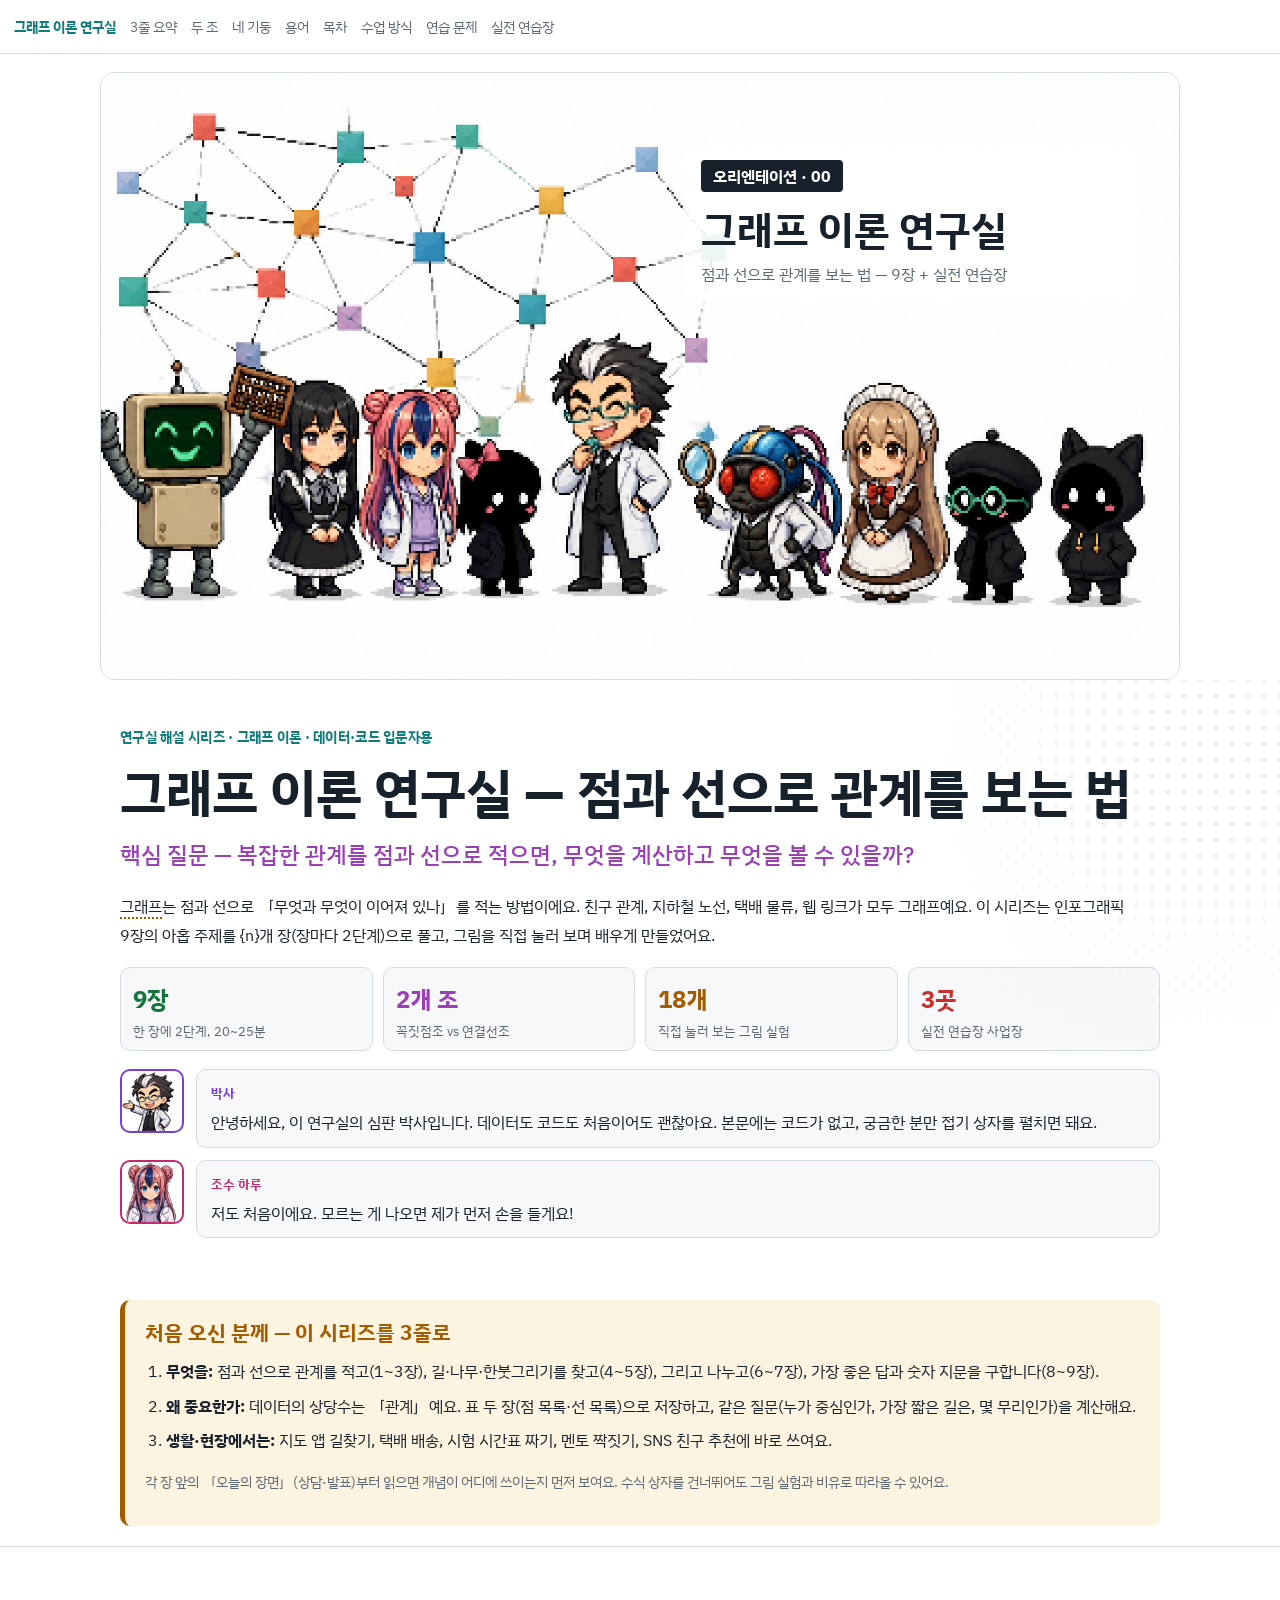
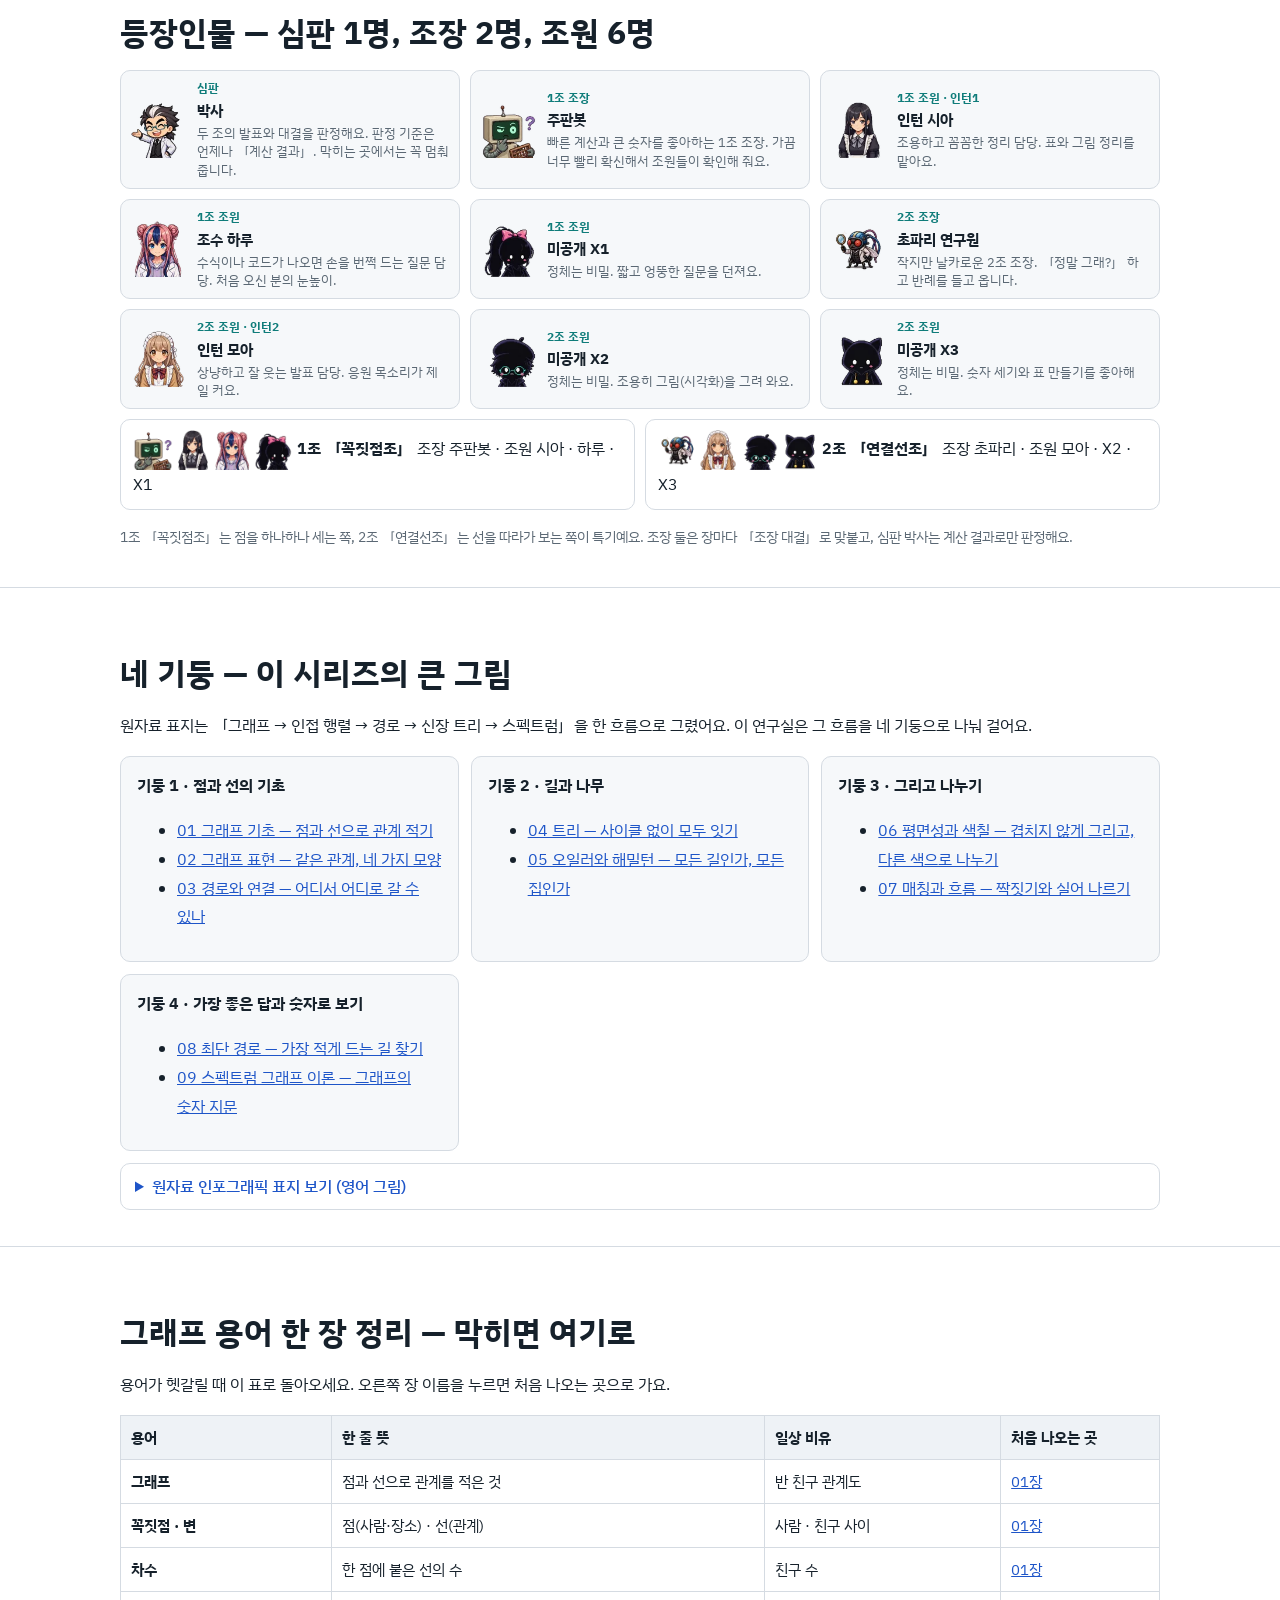
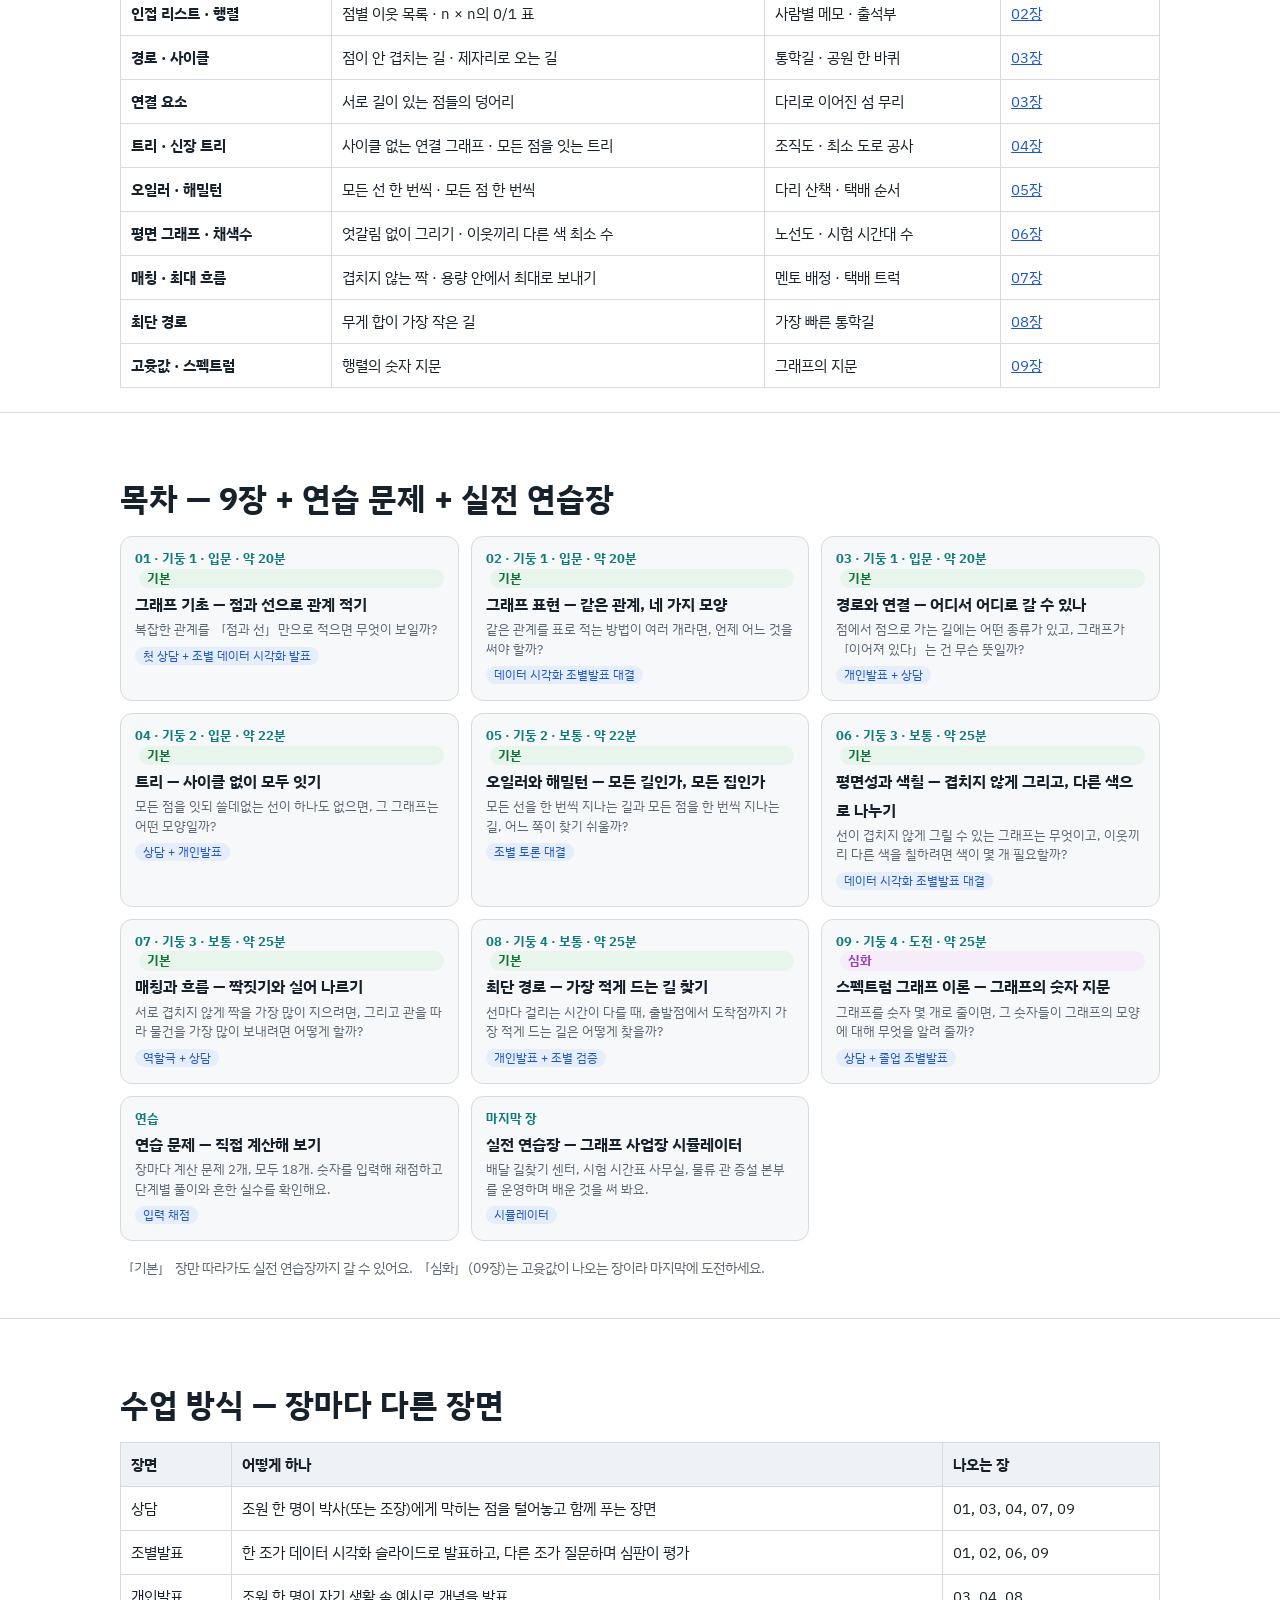
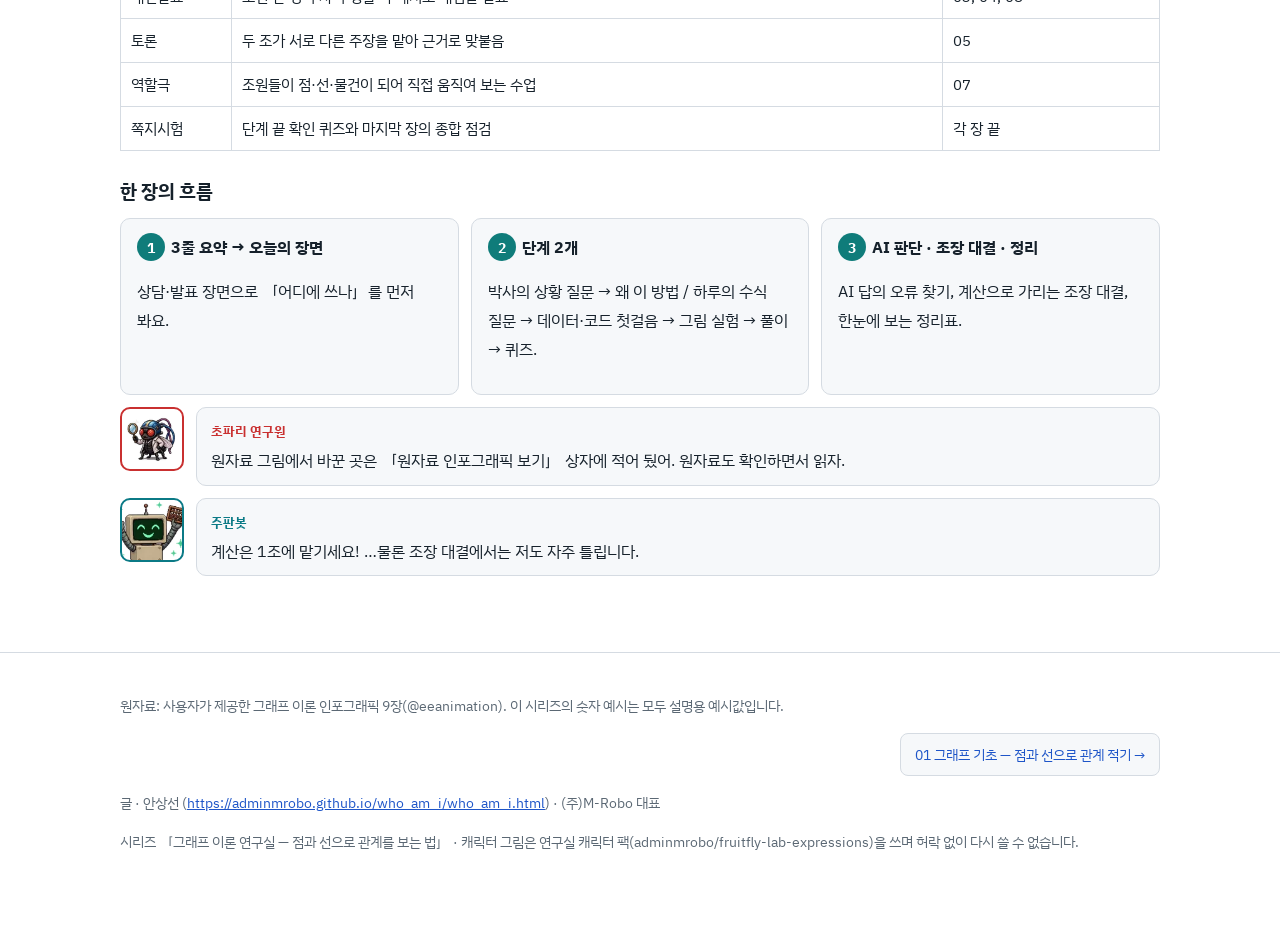
<file: index.html>
<!DOCTYPE html><html lang="ko"><head>
<meta charset="utf-8">
<meta name="viewport" content="width=device-width, initial-scale=1, viewport-fit=cover">
<title>그래프 이론 연구실 — 점과 선으로 관계를 보는 법 · 오리엔테이션</title>
<meta name="description" content="데이터·코드를 처음 배우는 분을 위한 그래프 이론 9장 + 실전 연습장. 심판 박사, 조장 초파리·주판봇, 조원 여섯이 조별발표·개인발표·상담으로 배우는 연구실 해설 시리즈.">
<meta property="og:title" content="그래프 이론 연구실 — 점과 선으로 관계를 보는 법 · 오리엔테이션">
<meta property="og:description" content="데이터·코드를 처음 배우는 분을 위한 그래프 이론 9장 + 실전 연습장. 심판 박사, 조장 초파리·주판봇, 조원 여섯이 조별발표·개인발표·상담으로 배우는 연구실 해설 시리즈.">
<meta property="og:type" content="article">
<meta property="og:image" content="img/og/og_index.webp">
<link rel="preconnect" href="https://fonts.googleapis.com"><link rel="preconnect" href="https://fonts.gstatic.com" crossorigin>
<link href="https://fonts.googleapis.com/css2?family=IBM+Plex+Sans+KR:wght@400;500;700&display=swap" rel="stylesheet">
<link rel="stylesheet" href="assets/lab.css">
<!-- px-fix v1 --><style id="px-fix">img{image-rendering:auto!important}</style><script id="px-fix-js">(function(){var R=window.ResizeObserver;function f(i){var n=i.naturalWidth,w=i.getBoundingClientRect().width;if(!n||!w)return;var s=w*(window.devicePixelRatio||1)/n;i.style.setProperty("image-rendering",s>=1.95?"pixelated":"auto","important")}var ro=R?new R(function(es){es.forEach(function(e){f(e.target)})}):null;function a(i){if(i.__px)return;i.__px=1;i.addEventListener("load",function(){f(i)});if(ro)ro.observe(i);f(i)}function all(r){(r||document).querySelectorAll&&(r||document).querySelectorAll("img").forEach(a)}function go(){all();if(window.MutationObserver)new MutationObserver(function(ms){ms.forEach(function(m){m.addedNodes.forEach(function(n){if(n.nodeType!==1)return;if(n.tagName==="IMG")a(n);else all(n)})})}).observe(document.documentElement,{childList:true,subtree:true});window.addEventListener("resize",function(){document.querySelectorAll("img").forEach(f)})}if(document.readyState==="loading")document.addEventListener("DOMContentLoaded",go);else go()})();</script><!-- /px-fix -->
</head><body>
<nav class="top" aria-label="목차"><a class="logo" href="index.html">그래프 이론 연구실</a><a href="#three">3줄 요약</a><a href="#cast">두 조</a><a href="#pillars">네 기둥</a><a href="#terms">용어</a><a href="#toc">목차</a><a href="#how">수업 방식</a><a href="exercise/index.html">연습 문제</a><a href="practice/index.html">실전 연습장</a></nav><div id="prog"></div>
<div class="cover has-img" id="top"><img class="cimg" src="img/cover/cover_00.webp" width="1920" height="1080" alt="그래프 이론 연구실 표지 — 픽셀 점과 선으로 이어진 관계도 앞의 두 조와 심판 박사"><div class="ctext"><span class="no">오리엔테이션 · 00</span><h1>그래프 이론 연구실</h1><p>점과 선으로 관계를 보는 법 — 9장 + 실전 연습장</p></div></div>
<header class="hero"><div class="wrap"><div class="kicker">연구실 해설 시리즈 · 그래프 이론 · 데이터·코드 입문자용</div><h1>그래프 이론 연구실 — 점과 선으로 관계를 보는 법</h1>
<p class="q">핵심 질문 — 복잡한 관계를 점과 선으로 적으면, 무엇을 계산하고 무엇을 볼 수 있을까?</p>
<p><span class="jt" data-t="그래프" data-d="점(꼭짓점)과 선(변)으로 관계를 나타낸 것. 함수의 그래프와는 다른 뜻.">그래프</span>는 점과 선으로 「무엇과 무엇이 이어져 있나」를 적는 방법이에요. 친구 관계, 지하철 노선, 택배 물류, 웹 링크가 모두 그래프예요. 이 시리즈는 인포그래픽 9장의 아홉 주제를 {n}개 장(장마다 2단계)으로 풀고, 그림을 직접 눌러 보며 배우게 만들었어요.</p>
<div class="kpis"><div class="kpi g"><b>9장</b><span>한 장에 2단계, 20~25분</span></div><div class="kpi m"><b>2개 조</b><span>꼭짓점조 vs 연결선조</span></div><div class="kpi a"><b>18개</b><span>직접 눌러 보는 그림 실험</span></div><div class="kpi r"><b>3곳</b><span>실전 연습장 사업장</span></div></div><div class="say" data-who="doc"><img class="who" data-who="doc" data-mood="front" alt="" aria-hidden="true"><div><b class="name">박사</b><p>안녕하세요, 이 연구실의 심판 박사입니다. 데이터도 코드도 처음이어도 괜찮아요. 본문에는 코드가 없고, 궁금한 분만 접기 상자를 펼치면 돼요.</p></div></div><div class="say" data-who="asst"><img class="who" data-who="asst" data-mood="smile" alt="" aria-hidden="true"><div><b class="name">조수 하루</b><p>저도 처음이에요. 모르는 게 나오면 제가 먼저 손을 들게요!</p></div></div></div></header>
<div class="wrap"><div class="three" id="three"><h2>처음 오신 분께 — 이 시리즈를 3줄로</h2><ol>
<li><b>무엇을:</b> 점과 선으로 관계를 적고(1~3장), 길·나무·한붓그리기를 찾고(4~5장), 그리고 나누고(6~7장), 가장 좋은 답과 숫자 지문을 구합니다(8~9장).</li>
<li><b>왜 중요한가:</b> 데이터의 상당수는 「관계」예요. 표 두 장(점 목록·선 목록)으로 저장하고, 같은 질문(누가 중심인가, 가장 짧은 길은, 몇 무리인가)을 계산해요.</li>
<li><b>생활·현장에서는:</b> 지도 앱 길찾기, 택배 배송, 시험 시간표 짜기, 멘토 짝짓기, SNS 친구 추천에 바로 쓰여요.</li></ol>
<p class="note">각 장 앞의 「오늘의 장면」(상담·발표)부터 읽으면 개념이 어디에 쓰이는지 먼저 보여요. 수식 상자를 건너뛰어도 그림 실험과 비유로 따라올 수 있어요.</p></div></div>
<section class="level" id="cast"><div class="wrap"><h2>등장인물 — 심판 1명, 조장 2명, 조원 6명</h2><div class="cast"><div><img class="" data-who="doc" data-mood="front" alt="" aria-hidden="true"><div><span class="role">심판</span><b>박사</b><span>두 조의 발표와 대결을 판정해요. 판정 기준은 언제나 「계산 결과」. 막히는 곳에서는 꼭 멈춰 줍니다.</span></div></div><div><img class="" data-who="robo" data-mood="calc" alt="" aria-hidden="true"><div><span class="role">1조 조장</span><b>주판봇</b><span>빠른 계산과 큰 숫자를 좋아하는 1조 조장. 가끔 너무 빨리 확신해서 조원들이 확인해 줘요.</span></div></div><div><img class="" data-who="sia" data-mood="e13" alt="" aria-hidden="true"><div><span class="role">1조 조원 · 인턴1</span><b>인턴 시아</b><span>조용하고 꼼꼼한 정리 담당. 표와 그림 정리를 맡아요.</span></div></div><div><img class="" data-who="asst" data-mood="e13" alt="" aria-hidden="true"><div><span class="role">1조 조원</span><b>조수 하루</b><span>수식이나 코드가 나오면 손을 번쩍 드는 질문 담당. 처음 오신 분의 눈높이.</span></div></div><div><img class="" data-who="x1" data-mood="e13" alt="" aria-hidden="true"><div><span class="role">1조 조원</span><b>미공개 X1</b><span>정체는 비밀. 짧고 엉뚱한 질문을 던져요.</span></div></div><div><img class="" data-who="fly" data-mood="magnify" alt="" aria-hidden="true"><div><span class="role">2조 조장</span><b>초파리 연구원</b><span>작지만 날카로운 2조 조장. 「정말 그래?」 하고 반례를 들고 옵니다.</span></div></div><div><img class="" data-who="moa" data-mood="e13" alt="" aria-hidden="true"><div><span class="role">2조 조원 · 인턴2</span><b>인턴 모아</b><span>상냥하고 잘 웃는 발표 담당. 응원 목소리가 제일 커요.</span></div></div><div><img class="" data-who="x2" data-mood="e13" alt="" aria-hidden="true"><div><span class="role">2조 조원</span><b>미공개 X2</b><span>정체는 비밀. 조용히 그림(시각화)을 그려 와요.</span></div></div><div><img class="" data-who="x3" data-mood="e13" alt="" aria-hidden="true"><div><span class="role">2조 조원</span><b>미공개 X3</b><span>정체는 비밀. 숫자 세기와 표 만들기를 좋아해요.</span></div></div></div>
<div class="groups"><div><img class="" data-who="robo" data-mood="calc" alt="" aria-hidden="true"><img class="" data-who="sia" data-mood="e13" alt="" aria-hidden="true"><img class="" data-who="asst" data-mood="e13" alt="" aria-hidden="true"><img class="" data-who="x1" data-mood="e13" alt="" aria-hidden="true"> <b>1조 「꼭짓점조」</b> 조장 주판봇 · 조원 시아 · 하루 · X1</div><div><img class="" data-who="fly" data-mood="magnify" alt="" aria-hidden="true"><img class="" data-who="moa" data-mood="e13" alt="" aria-hidden="true"><img class="" data-who="x2" data-mood="e13" alt="" aria-hidden="true"><img class="" data-who="x3" data-mood="e13" alt="" aria-hidden="true"> <b>2조 「연결선조」</b> 조장 초파리 · 조원 모아 · X2 · X3</div></div>
<p class="note">1조 「꼭짓점조」는 점을 하나하나 세는 쪽, 2조 「연결선조」는 선을 따라가 보는 쪽이 특기예요. 조장 둘은 장마다 「조장 대결」로 맞붙고, 심판 박사는 계산 결과로만 판정해요.</p></div></section>
<section class="level" id="pillars"><div class="wrap"><h2>네 기둥 — 이 시리즈의 큰 그림</h2>
<p>원자료 표지는 「그래프 → 인접 행렬 → 경로 → 신장 트리 → 스펙트럼」을 한 흐름으로 그렸어요. 이 연구실은 그 흐름을 네 기둥으로 나눠 걸어요.</p>
<div class="steps"><div><b>기둥 1 · 점과 선의 기초</b><ul><li><a href="01_graph_fundamentals.html">01 그래프 기초 — 점과 선으로 관계 적기</a></li><li><a href="02_representations.html">02 그래프 표현 — 같은 관계, 네 가지 모양</a></li><li><a href="03_paths_connectivity.html">03 경로와 연결 — 어디서 어디로 갈 수 있나</a></li></ul></div><div><b>기둥 2 · 길과 나무</b><ul><li><a href="04_trees.html">04 트리 — 사이클 없이 모두 잇기</a></li><li><a href="05_euler_hamilton.html">05 오일러와 해밀턴 — 모든 길인가, 모든 집인가</a></li></ul></div><div><b>기둥 3 · 그리고 나누기</b><ul><li><a href="06_planarity_coloring.html">06 평면성과 색칠 — 겹치지 않게 그리고, 다른 색으로 나누기</a></li><li><a href="07_matching_flow.html">07 매칭과 흐름 — 짝짓기와 실어 나르기</a></li></ul></div><div><b>기둥 4 · 가장 좋은 답과 숫자로 보기</b><ul><li><a href="08_shortest_paths.html">08 최단 경로 — 가장 적게 드는 길 찾기</a></li><li><a href="09_spectral_graph_theory.html">09 스펙트럼 그래프 이론 — 그래프의 숫자 지문</a></li></ul></div></div>
<details><summary>원자료 인포그래픽 표지 보기 (영어 그림)</summary><p class="note">원자료 표지의 스펙트럼 값 {−2, −1, 0, 0, 1, 3}은 점 5개 그래프인데 값이 6개이고 합도 0이 아니어서, 09장에서 계산한 값 {−2, −1.17, 0, 0.69, 2.48}로 바꿉니다.</p><img loading="lazy" src="img/source/src00.webp" width="919" height="919" alt="그래프 이론 시리즈 개요 인포그래픽"></details>
</div></section>
<section class="level" id="terms"><div class="wrap"><h2>그래프 용어 한 장 정리 — 막히면 여기로</h2><p>용어가 헷갈릴 때 이 표로 돌아오세요. 오른쪽 장 이름을 누르면 처음 나오는 곳으로 가요.</p><div class="tw"><table class="tb"><thead><tr><th>용어</th><th>한 줄 뜻</th><th>일상 비유</th><th>처음 나오는 곳</th></tr></thead><tbody><tr><td><b>그래프</b></td><td>점과 선으로 관계를 적은 것</td><td>반 친구 관계도</td><td><a href="01_graph_fundamentals.html">01장</a></td></tr><tr><td><b>꼭짓점 · 변</b></td><td>점(사람·장소) · 선(관계)</td><td>사람 · 친구 사이</td><td><a href="01_graph_fundamentals.html">01장</a></td></tr><tr><td><b>차수</b></td><td>한 점에 붙은 선의 수</td><td>친구 수</td><td><a href="01_graph_fundamentals.html">01장</a></td></tr><tr><td><b>인접 리스트 · 행렬</b></td><td>점별 이웃 목록 · n × n의 0/1 표</td><td>사람별 메모 · 출석부</td><td><a href="02_representations.html">02장</a></td></tr><tr><td><b>경로 · 사이클</b></td><td>점이 안 겹치는 길 · 제자리로 오는 길</td><td>통학길 · 공원 한 바퀴</td><td><a href="03_paths_connectivity.html">03장</a></td></tr><tr><td><b>연결 요소</b></td><td>서로 길이 있는 점들의 덩어리</td><td>다리로 이어진 섬 무리</td><td><a href="03_paths_connectivity.html">03장</a></td></tr><tr><td><b>트리 · 신장 트리</b></td><td>사이클 없는 연결 그래프 · 모든 점을 잇는 트리</td><td>조직도 · 최소 도로 공사</td><td><a href="04_trees.html">04장</a></td></tr><tr><td><b>오일러 · 해밀턴</b></td><td>모든 선 한 번씩 · 모든 점 한 번씩</td><td>다리 산책 · 택배 순서</td><td><a href="05_euler_hamilton.html">05장</a></td></tr><tr><td><b>평면 그래프 · 채색수</b></td><td>엇갈림 없이 그리기 · 이웃끼리 다른 색 최소 수</td><td>노선도 · 시험 시간대 수</td><td><a href="06_planarity_coloring.html">06장</a></td></tr><tr><td><b>매칭 · 최대 흐름</b></td><td>겹치지 않는 짝 · 용량 안에서 최대로 보내기</td><td>멘토 배정 · 택배 트럭</td><td><a href="07_matching_flow.html">07장</a></td></tr><tr><td><b>최단 경로</b></td><td>무게 합이 가장 작은 길</td><td>가장 빠른 통학길</td><td><a href="08_shortest_paths.html">08장</a></td></tr><tr><td><b>고윳값 · 스펙트럼</b></td><td>행렬의 숫자 지문</td><td>그래프의 지문</td><td><a href="09_spectral_graph_theory.html">09장</a></td></tr></tbody></table></div></div></section>
<section class="level" id="toc"><div class="wrap"><h2>목차 — 9장 + 연습 문제 + 실전 연습장</h2><div class="toc"><a href="01_graph_fundamentals.html"><span class="n">01 · 기둥 1 · 입문 · 약 20분 <span class="track basic">기본</span></span><b>그래프 기초 — 점과 선으로 관계 적기</b><span>복잡한 관계를 「점과 선」만으로 적으면 무엇이 보일까?</span><span class="fmt">첫 상담 + 조별 데이터 시각화 발표</span></a><a href="02_representations.html"><span class="n">02 · 기둥 1 · 입문 · 약 20분 <span class="track basic">기본</span></span><b>그래프 표현 — 같은 관계, 네 가지 모양</b><span>같은 관계를 표로 적는 방법이 여러 개라면, 언제 어느 것을 써야 할까?</span><span class="fmt">데이터 시각화 조별발표 대결</span></a><a href="03_paths_connectivity.html"><span class="n">03 · 기둥 1 · 입문 · 약 20분 <span class="track basic">기본</span></span><b>경로와 연결 — 어디서 어디로 갈 수 있나</b><span>점에서 점으로 가는 길에는 어떤 종류가 있고, 그래프가 「이어져 있다」는 건 무슨 뜻일까?</span><span class="fmt">개인발표 + 상담</span></a><a href="04_trees.html"><span class="n">04 · 기둥 2 · 입문 · 약 22분 <span class="track basic">기본</span></span><b>트리 — 사이클 없이 모두 잇기</b><span>모든 점을 잇되 쓸데없는 선이 하나도 없으면, 그 그래프는 어떤 모양일까?</span><span class="fmt">상담 + 개인발표</span></a><a href="05_euler_hamilton.html"><span class="n">05 · 기둥 2 · 보통 · 약 22분 <span class="track basic">기본</span></span><b>오일러와 해밀턴 — 모든 길인가, 모든 집인가</b><span>모든 선을 한 번씩 지나는 길과 모든 점을 한 번씩 지나는 길, 어느 쪽이 찾기 쉬울까?</span><span class="fmt">조별 토론 대결</span></a><a href="06_planarity_coloring.html"><span class="n">06 · 기둥 3 · 보통 · 약 25분 <span class="track basic">기본</span></span><b>평면성과 색칠 — 겹치지 않게 그리고, 다른 색으로 나누기</b><span>선이 겹치지 않게 그릴 수 있는 그래프는 무엇이고, 이웃끼리 다른 색을 칠하려면 색이 몇 개 필요할까?</span><span class="fmt">데이터 시각화 조별발표 대결</span></a><a href="07_matching_flow.html"><span class="n">07 · 기둥 3 · 보통 · 약 25분 <span class="track basic">기본</span></span><b>매칭과 흐름 — 짝짓기와 실어 나르기</b><span>서로 겹치지 않게 짝을 가장 많이 지으려면, 그리고 관을 따라 물건을 가장 많이 보내려면 어떻게 할까?</span><span class="fmt">역할극 + 상담</span></a><a href="08_shortest_paths.html"><span class="n">08 · 기둥 4 · 보통 · 약 25분 <span class="track basic">기본</span></span><b>최단 경로 — 가장 적게 드는 길 찾기</b><span>선마다 걸리는 시간이 다를 때, 출발점에서 도착점까지 가장 적게 드는 길은 어떻게 찾을까?</span><span class="fmt">개인발표 + 조별 검증</span></a><a href="09_spectral_graph_theory.html"><span class="n">09 · 기둥 4 · 도전 · 약 25분 <span class="track adv">심화</span></span><b>스펙트럼 그래프 이론 — 그래프의 숫자 지문</b><span>그래프를 숫자 몇 개로 줄이면, 그 숫자들이 그래프의 모양에 대해 무엇을 알려 줄까?</span><span class="fmt">상담 + 졸업 조별발표</span></a><a href="exercise/index.html"><span class="n">연습</span><b>연습 문제 — 직접 계산해 보기</b><span>장마다 계산 문제 2개, 모두 18개. 숫자를 입력해 채점하고 단계별 풀이와 흔한 실수를 확인해요.</span><span class="fmt">입력 채점</span></a><a href="practice/index.html"><span class="n">마지막 장</span><b>실전 연습장 — 그래프 사업장 시뮬레이터</b><span>배달 길찾기 센터, 시험 시간표 사무실, 물류 관 증설 본부를 운영하며 배운 것을 써 봐요.</span><span class="fmt">시뮬레이터</span></a></div><p class="note">「기본」 장만 따라가도 실전 연습장까지 갈 수 있어요. 「심화」(09장)는 고윳값이 나오는 장이라 마지막에 도전하세요.</p></div></section>
<section class="level" id="how"><div class="wrap"><h2>수업 방식 — 장마다 다른 장면</h2>
<div class="tw"><table class="tb"><thead><tr><th>장면</th><th>어떻게 하나</th><th>나오는 장</th></tr></thead><tbody><tr><td>상담</td><td>조원 한 명이 박사(또는 조장)에게 막히는 점을 털어놓고 함께 푸는 장면</td><td>01, 03, 04, 07, 09</td></tr><tr><td>조별발표</td><td>한 조가 데이터 시각화 슬라이드로 발표하고, 다른 조가 질문하며 심판이 평가</td><td>01, 02, 06, 09</td></tr><tr><td>개인발표</td><td>조원 한 명이 자기 생활 속 예시로 개념을 발표</td><td>03, 04, 08</td></tr><tr><td>토론</td><td>두 조가 서로 다른 주장을 맡아 근거로 맞붙음</td><td>05</td></tr><tr><td>역할극</td><td>조원들이 점·선·물건이 되어 직접 움직여 보는 수업</td><td>07</td></tr><tr><td>쪽지시험</td><td>단계 끝 확인 퀴즈와 마지막 장의 종합 점검</td><td>각 장 끝</td></tr></tbody></table></div>
<h3>한 장의 흐름</h3><div class="steps"><div><b class="n">1</b><b>3줄 요약 → 오늘의 장면</b><p>상담·발표 장면으로 「어디에 쓰나」를 먼저 봐요.</p></div><div><b class="n">2</b><b>단계 2개</b><p>박사의 상황 질문 → 왜 이 방법 / 하루의 수식 질문 → 데이터·코드 첫걸음 → 그림 실험 → 풀이 → 퀴즈.</p></div><div><b class="n">3</b><b>AI 판단 · 조장 대결 · 정리</b><p>AI 답의 오류 찾기, 계산으로 가리는 조장 대결, 한눈에 보는 정리표.</p></div></div>
<div class="say" data-who="fly"><img class="who" data-who="fly" data-mood="magnify" alt="" aria-hidden="true"><div><b class="name">초파리 연구원</b><p>원자료 그림에서 바꾼 곳은 「원자료 인포그래픽 보기」 상자에 적어 뒀어. 원자료도 확인하면서 읽자.</p></div></div><div class="say" data-who="robo"><img class="who" data-who="robo" data-mood="happy" alt="" aria-hidden="true"><div><b class="name">주판봇</b><p>계산은 1조에 맡기세요! …물론 조장 대결에서는 저도 자주 틀립니다.</p></div></div></div></section>
<footer><div class="wrap"><p class="note">원자료: 사용자가 제공한 그래프 이론 인포그래픽 9장(@eeanimation). 이 시리즈의 숫자 예시는 모두 설명용 예시값입니다.</p>
<div class="nextprev"><span></span><a href="01_graph_fundamentals.html">01 그래프 기초 — 점과 선으로 관계 적기 →</a></div>
<p>글 · 안상선 (<a href="https://adminmrobo.github.io/who_am_i/who_am_i.html">https://adminmrobo.github.io/who_am_i/who_am_i.html</a>) · (주)M-Robo 대표</p>
<p class="note">시리즈 「그래프 이론 연구실 — 점과 선으로 관계를 보는 법」 · 캐릭터 그림은 연구실 캐릭터 팩(adminmrobo/fruitfly-lab-expressions)을 쓰며 허락 없이 다시 쓸 수 없습니다.</p>
</div></footer>
<script src="assets/sprites.js"></script><script src="assets/widgets.js"></script><script src="assets/lab.js"></script></body></html>
</file>
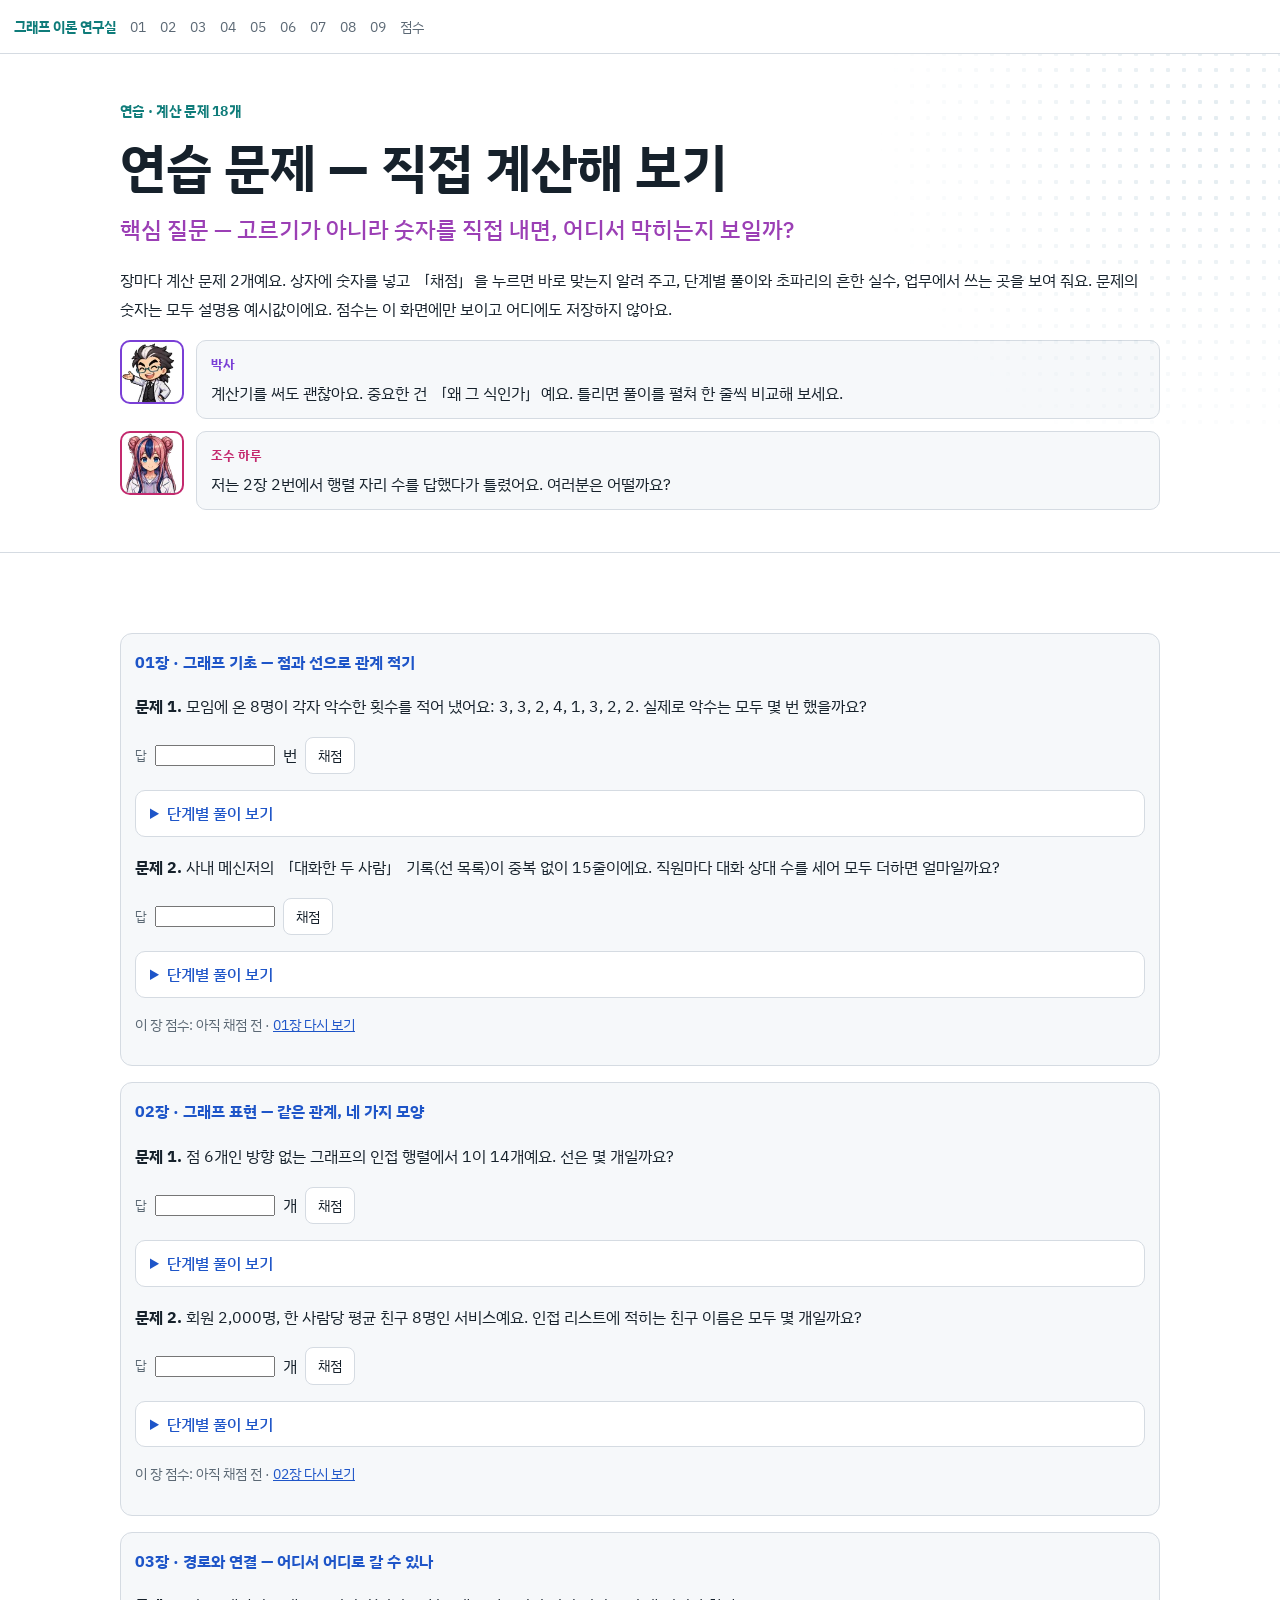
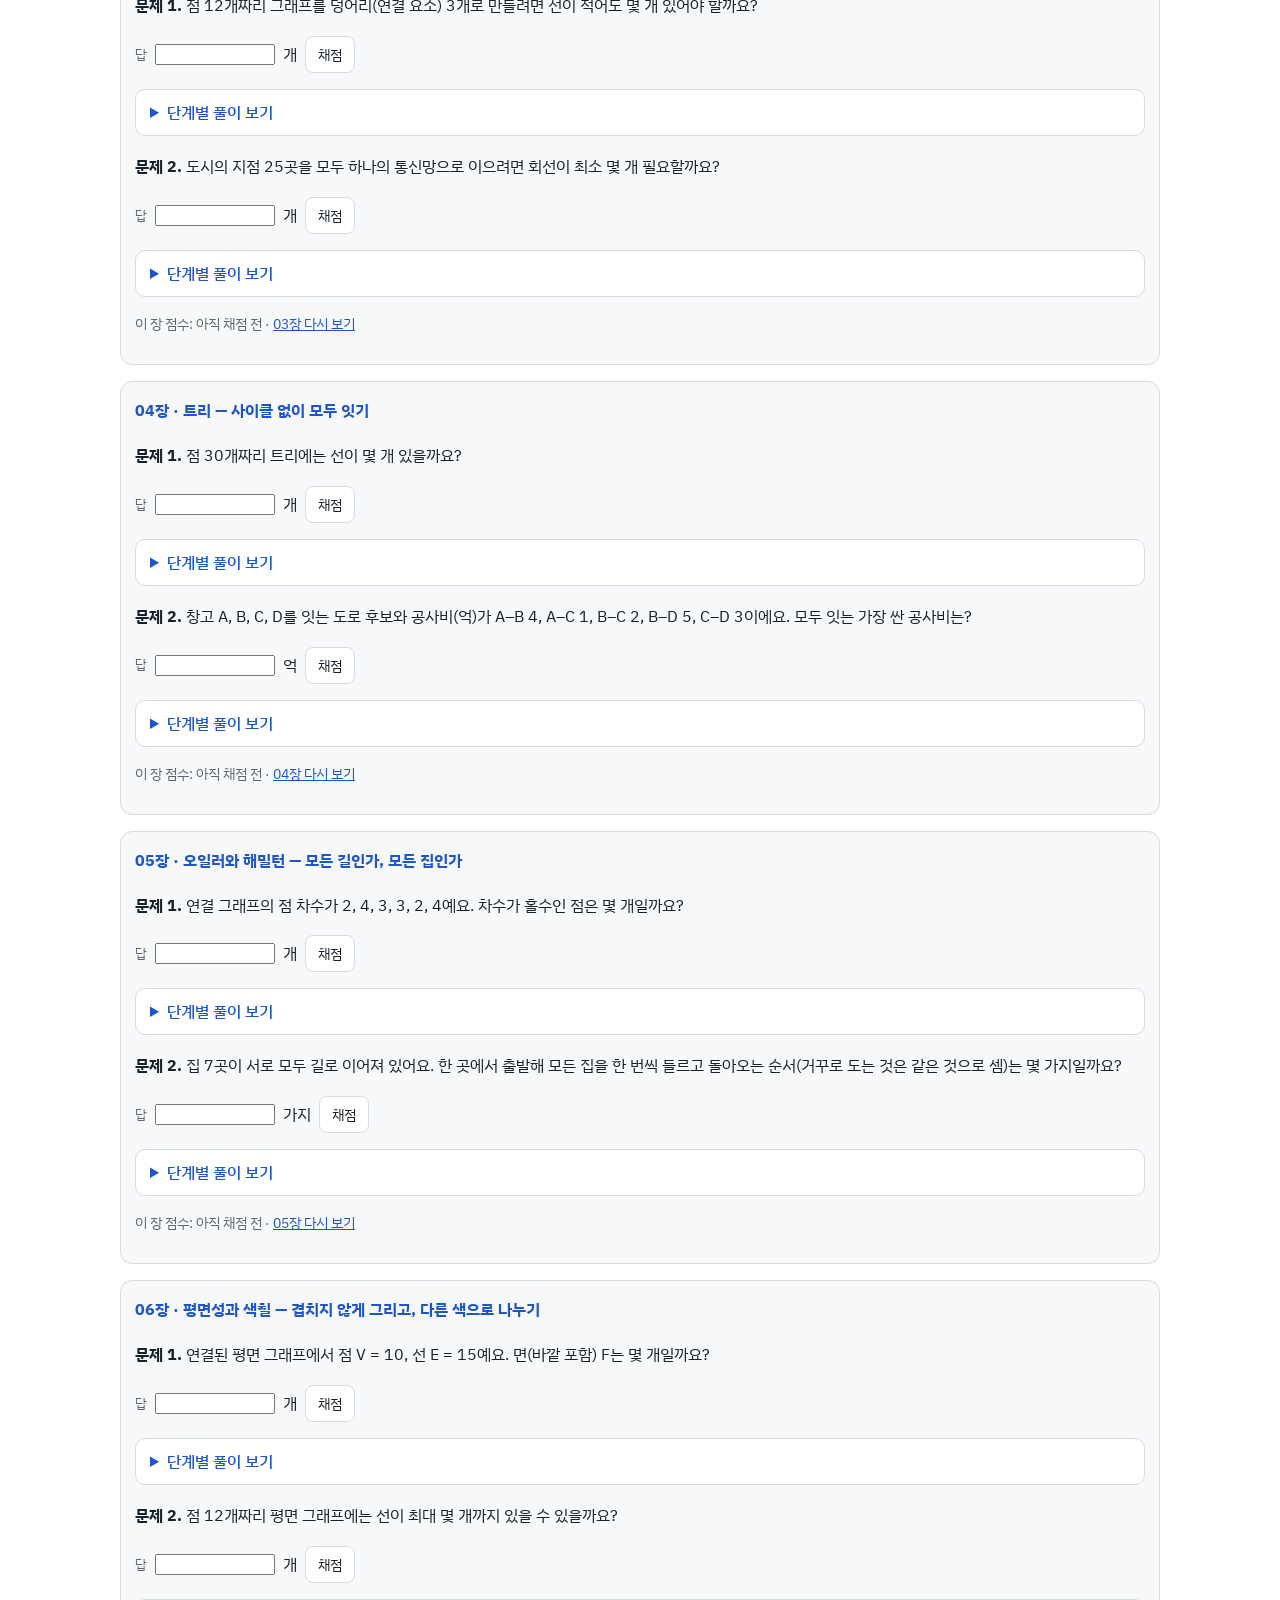
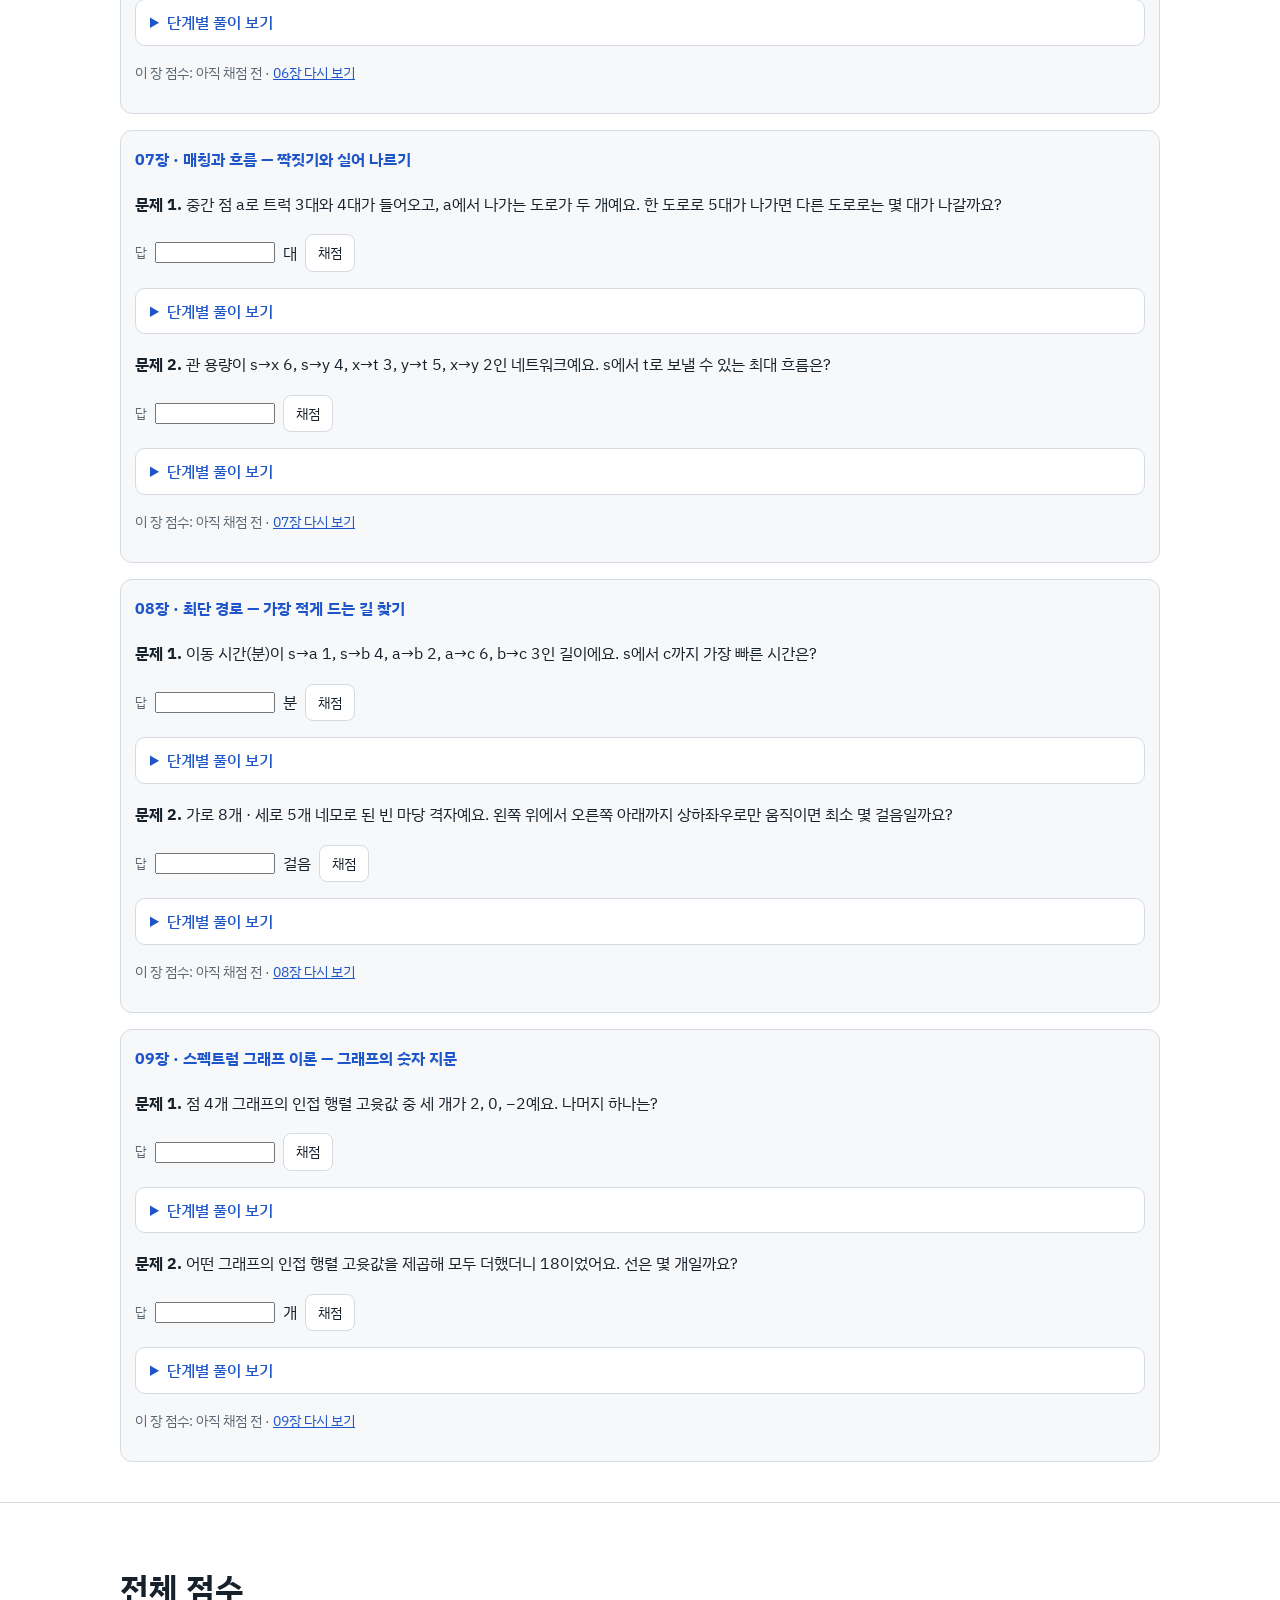
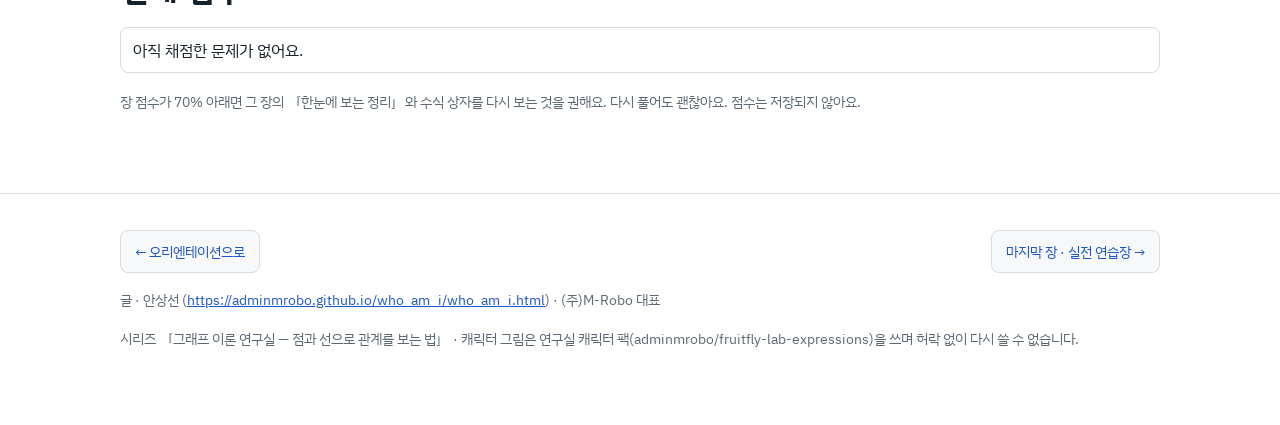
<file: exercise/index.html>
<!DOCTYPE html><html lang="ko"><head>
<meta charset="utf-8">
<meta name="viewport" content="width=device-width, initial-scale=1, viewport-fit=cover">
<title>연습 문제 — 그래프 이론 연구실 — 점과 선으로 관계를 보는 법</title>
<meta name="description" content="장마다 계산 문제 2개. 숫자를 직접 입력해 채점하고, 단계별 풀이와 흔한 실수를 확인해요.">
<meta property="og:title" content="연습 문제 — 그래프 이론 연구실 — 점과 선으로 관계를 보는 법">
<meta property="og:description" content="장마다 계산 문제 2개. 숫자를 직접 입력해 채점하고, 단계별 풀이와 흔한 실수를 확인해요.">
<meta property="og:type" content="article">
<meta property="og:image" content="../img/og/og_index.webp">
<link rel="preconnect" href="https://fonts.googleapis.com"><link rel="preconnect" href="https://fonts.gstatic.com" crossorigin>
<link href="https://fonts.googleapis.com/css2?family=IBM+Plex+Sans+KR:wght@400;500;700&display=swap" rel="stylesheet">
<link rel="stylesheet" href="../assets/lab.css">
<!-- px-fix v1 --><style id="px-fix">img{image-rendering:auto!important}</style><script id="px-fix-js">(function(){var R=window.ResizeObserver;function f(i){var n=i.naturalWidth,w=i.getBoundingClientRect().width;if(!n||!w)return;var s=w*(window.devicePixelRatio||1)/n;i.style.setProperty("image-rendering",s>=1.95?"pixelated":"auto","important")}var ro=R?new R(function(es){es.forEach(function(e){f(e.target)})}):null;function a(i){if(i.__px)return;i.__px=1;i.addEventListener("load",function(){f(i)});if(ro)ro.observe(i);f(i)}function all(r){(r||document).querySelectorAll&&(r||document).querySelectorAll("img").forEach(a)}function go(){all();if(window.MutationObserver)new MutationObserver(function(ms){ms.forEach(function(m){m.addedNodes.forEach(function(n){if(n.nodeType!==1)return;if(n.tagName==="IMG")a(n);else all(n)})})}).observe(document.documentElement,{childList:true,subtree:true});window.addEventListener("resize",function(){document.querySelectorAll("img").forEach(f)})}if(document.readyState==="loading")document.addEventListener("DOMContentLoaded",go);else go()})();</script><!-- /px-fix -->
</head><body>
<nav class="top" aria-label="연습 문제 목차"><a class="logo" href="../index.html">그래프 이론 연구실</a><a href="#ex01">01</a><a href="#ex02">02</a><a href="#ex03">03</a><a href="#ex04">04</a><a href="#ex05">05</a><a href="#ex06">06</a><a href="#ex07">07</a><a href="#ex08">08</a><a href="#ex09">09</a><a href="#score">점수</a></nav><div id="prog"></div>
<header class="hero"><div class="wrap"><div class="kicker">연습 · 계산 문제 18개</div><h1>연습 문제 — 직접 계산해 보기</h1><p class="q">핵심 질문 — 고르기가 아니라 숫자를 직접 내면, 어디서 막히는지 보일까?</p><p>장마다 계산 문제 2개예요. 상자에 숫자를 넣고 「채점」을 누르면 바로 맞는지 알려 주고, 단계별 풀이와 초파리의 흔한 실수, 업무에서 쓰는 곳을 보여 줘요. 문제의 숫자는 모두 설명용 예시값이에요. 점수는 이 화면에만 보이고 어디에도 저장하지 않아요.</p><div class="say" data-who="doc"><img class="who" data-who="doc" data-mood="front" alt="" aria-hidden="true"><div><b class="name">박사</b><p>계산기를 써도 괜찮아요. 중요한 건 「왜 그 식인가」예요. 틀리면 풀이를 펼쳐 한 줄씩 비교해 보세요.</p></div></div><div class="say" data-who="asst"><img class="who" data-who="asst" data-mood="smile" alt="" aria-hidden="true"><div><b class="name">조수 하루</b><p>저는 2장 2번에서 행렬 자리 수를 답했다가 틀렸어요. 여러분은 어떨까요?</p></div></div></div></header>
<section class="level"><div class="wrap" id="exroot">
<div class="panel exch" id="ex01"><div class="ptitle">01장 · 그래프 기초 — 점과 선으로 관계 적기</div>
<div class="exq" data-id="p01_1"><p><b>문제 1.</b> 모임에 온 8명이 각자 악수한 횟수를 적어 냈어요: 3, 3, 2, 4, 1, 3, 2, 2. 실제로 악수는 모두 몇 번 했을까요?</p><div class="ctrl"><label class="glabel" for="in_p01_1">답</label><input id="in_p01_1" inputmode="decimal" type="text" style="width:9em" aria-describedby="fb_p01_1"> 번 <button type="button" class="bt exgo">채점</button></div><p class="exfb" id="fb_p01_1" aria-live="polite"></p><details><summary>단계별 풀이 보기</summary><ol><li>악수 횟수 = 차수. 모두 더하면 3 + 3 + 2 + 4 + 1 + 3 + 2 + 2 = 20</li><li>악수 한 번은 두 사람이 함께 세니까 차수 합 = 2 × 악수 횟수</li><li>20 ÷ 2 = 10번</li></ol><p class="r"><b>초파리의 흔한 실수</b> — 차수 합 20을 그대로 답해요. 한 번의 악수를 두 사람이 각각 적었다는 것을 잊은 거예요.</p><p class="g"><b>업무에서는</b> — 참석자 설문의 「만난 사람 수」 합이 홀수라면 누군가 잘못 적었다는 신호예요.</p></details></div>
<div class="exq" data-id="p01_2"><p><b>문제 2.</b> 사내 메신저의 「대화한 두 사람」 기록(선 목록)이 중복 없이 15줄이에요. 직원마다 대화 상대 수를 세어 모두 더하면 얼마일까요?</p><div class="ctrl"><label class="glabel" for="in_p01_2">답</label><input id="in_p01_2" inputmode="decimal" type="text" style="width:9em" aria-describedby="fb_p01_2">  <button type="button" class="bt exgo">채점</button></div><p class="exfb" id="fb_p01_2" aria-live="polite"></p><details><summary>단계별 풀이 보기</summary><ol><li>선 목록 한 줄 = 선 하나 → 선 15개</li><li>선 하나는 양 끝 두 사람의 대화 상대 수를 1씩 올려요</li><li>차수 합 = 2 × 15 = 30</li></ol><p class="r"><b>초파리의 흔한 실수</b> — 15라고 답해요. 한 줄에 사람 이름이 두 번(from, to) 나온다는 것을 놓쳤어요.</p><p class="g"><b>업무에서는</b> — 선 목록 파일만 받아도 「연결이 가장 많은 사람」 집계를 바로 할 수 있어요.</p></details></div>
<p class="note exsc" data-ch="01">이 장 점수: 아직 채점 전 · <a href="../01_graph_fundamentals.html">01장 다시 보기</a></p></div>
<div class="panel exch" id="ex02"><div class="ptitle">02장 · 그래프 표현 — 같은 관계, 네 가지 모양</div>
<div class="exq" data-id="p02_1"><p><b>문제 1.</b> 점 6개인 방향 없는 그래프의 인접 행렬에서 1이 14개예요. 선은 몇 개일까요?</p><div class="ctrl"><label class="glabel" for="in_p02_1">답</label><input id="in_p02_1" inputmode="decimal" type="text" style="width:9em" aria-describedby="fb_p02_1"> 개 <button type="button" class="bt exgo">채점</button></div><p class="exfb" id="fb_p02_1" aria-live="polite"></p><details><summary>단계별 풀이 보기</summary><ol><li>방향 없는 그래프는 선 하나가 행렬의 두 자리(i줄 j열, j줄 i열)에 1로 적혀요</li><li>선 수 = 1의 개수 ÷ 2</li><li>14 ÷ 2 = 7개</li></ol><p class="r"><b>초파리의 흔한 실수</b> — 14라고 답해요. 대칭으로 두 번 적힌다는 걸 놓쳤어요.</p><p class="g"><b>업무에서는</b> — 친구 관계 행렬을 받으면 1의 개수부터 세어 두 배 관계가 맞는지 확인해요.</p></details></div>
<div class="exq" data-id="p02_2"><p><b>문제 2.</b> 회원 2,000명, 한 사람당 평균 친구 8명인 서비스예요. 인접 리스트에 적히는 친구 이름은 모두 몇 개일까요?</p><div class="ctrl"><label class="glabel" for="in_p02_2">답</label><input id="in_p02_2" inputmode="decimal" type="text" style="width:9em" aria-describedby="fb_p02_2"> 개 <button type="button" class="bt exgo">채점</button></div><p class="exfb" id="fb_p02_2" aria-live="polite"></p><details><summary>단계별 풀이 보기</summary><ol><li>선 수 = 2,000 × 8 ÷ 2 = 8,000개</li><li>인접 리스트는 선 하나를 양쪽 사람 목록에 한 번씩 적어요 → 2 × 8,000</li><li>= 16,000개 (인접 행렬이라면 2,000 × 2,000 = 4,000,000자리)</li></ol><p class="r"><b>초파리의 흔한 실수</b> — 4,000,000이라고 답해요. 그건 인접 행렬의 자리 수예요.</p><p class="g"><b>업무에서는</b> — 저장 공간을 미리 계산하면 서버 비용을 어림할 수 있어요.</p></details></div>
<p class="note exsc" data-ch="02">이 장 점수: 아직 채점 전 · <a href="../02_representations.html">02장 다시 보기</a></p></div>
<div class="panel exch" id="ex03"><div class="ptitle">03장 · 경로와 연결 — 어디서 어디로 갈 수 있나</div>
<div class="exq" data-id="p03_1"><p><b>문제 1.</b> 점 12개짜리 그래프를 덩어리(연결 요소) 3개로 만들려면 선이 적어도 몇 개 있어야 할까요?</p><div class="ctrl"><label class="glabel" for="in_p03_1">답</label><input id="in_p03_1" inputmode="decimal" type="text" style="width:9em" aria-describedby="fb_p03_1"> 개 <button type="button" class="bt exgo">채점</button></div><p class="exfb" id="fb_p03_1" aria-live="polite"></p><details><summary>단계별 풀이 보기</summary><ol><li>덩어리 하나를 만들려면 「그 덩어리의 점 수 − 1」개의 선이 필요해요</li><li>덩어리 3개면 점 12개에서 3을 빼요</li><li>12 − 3 = 9개</li></ol><p class="r"><b>초파리의 흔한 실수</b> — 11이라고 답해요. 하나로 잇는 경우(12 − 1)와 섞었어요.</p><p class="g"><b>업무에서는</b> — 지점 네트워크를 지역별 3개 망으로 나눠 운영할 때의 최소 회선 수예요.</p></details></div>
<div class="exq" data-id="p03_2"><p><b>문제 2.</b> 도시의 지점 25곳을 모두 하나의 통신망으로 이으려면 회선이 최소 몇 개 필요할까요?</p><div class="ctrl"><label class="glabel" for="in_p03_2">답</label><input id="in_p03_2" inputmode="decimal" type="text" style="width:9em" aria-describedby="fb_p03_2"> 개 <button type="button" class="bt exgo">채점</button></div><p class="exfb" id="fb_p03_2" aria-live="polite"></p><details><summary>단계별 풀이 보기</summary><ol><li>모든 지점이 한 덩어리 = 연결 그래프</li><li>연결 그래프의 최소 선 수 = 점 수 − 1</li><li>25 − 1 = 24개</li></ol><p class="r"><b>초파리의 흔한 실수</b> — 25 × 24 ÷ 2 = 300이라고 답해요. 모든 지점을 「직접」 잇는 경우와 섞었어요.</p><p class="g"><b>업무에서는</b> — 최소 회선만 깔면 한 곳만 끊겨도 갈라지니, 실제로는 예비 회선을 더해요.</p></details></div>
<p class="note exsc" data-ch="03">이 장 점수: 아직 채점 전 · <a href="../03_paths_connectivity.html">03장 다시 보기</a></p></div>
<div class="panel exch" id="ex04"><div class="ptitle">04장 · 트리 — 사이클 없이 모두 잇기</div>
<div class="exq" data-id="p04_1"><p><b>문제 1.</b> 점 30개짜리 트리에는 선이 몇 개 있을까요?</p><div class="ctrl"><label class="glabel" for="in_p04_1">답</label><input id="in_p04_1" inputmode="decimal" type="text" style="width:9em" aria-describedby="fb_p04_1"> 개 <button type="button" class="bt exgo">채점</button></div><p class="exfb" id="fb_p04_1" aria-live="polite"></p><details><summary>단계별 풀이 보기</summary><ol><li>트리 = 사이클 없는 연결 그래프</li><li>점 n개 트리의 선은 언제나 n − 1개</li><li>30 − 1 = 29개</li></ol><p class="r"><b>초파리의 흔한 실수</b> — 30이라고 답해요. 점 하나를 붙일 때 선 하나가 붙는다는 걸 처음 점(뿌리)까지 세었어요.</p><p class="g"><b>업무에서는</b> — 「부모」 열이 있는 인사 데이터는 줄 수 − 1이 보고 관계 수예요.</p></details></div>
<div class="exq" data-id="p04_2"><p><b>문제 2.</b> 창고 A, B, C, D를 잇는 도로 후보와 공사비(억)가 A–B 4, A–C 1, B–C 2, B–D 5, C–D 3이에요. 모두 잇는 가장 싼 공사비는?</p><div class="ctrl"><label class="glabel" for="in_p04_2">답</label><input id="in_p04_2" inputmode="decimal" type="text" style="width:9em" aria-describedby="fb_p04_2"> 억 <button type="button" class="bt exgo">채점</button></div><p class="exfb" id="fb_p04_2" aria-live="polite"></p><details><summary>단계별 풀이 보기</summary><ol><li>싼 순서: A–C 1, B–C 2, C–D 3, A–B 4, B–D 5</li><li>A–C, B–C, C–D를 차례로 고르면 네 곳이 모두 이어져요 (선 3개 = 4 − 1)</li><li>A–B, B–D는 사이클을 만들어 건너뛰어요 → 1 + 2 + 3 = 6억</li></ol><p class="r"><b>초파리의 흔한 실수</b> — 가장 싼 세 개를 무조건 고른다고 생각해 맞히지만, 다른 예에서는 사이클이 생겨 틀릴 수 있어요.</p><p class="g"><b>업무에서는</b> — 공사비 표만 있으면 크루스칼 방법으로 연결 예산의 하한을 바로 계산해요.</p></details></div>
<p class="note exsc" data-ch="04">이 장 점수: 아직 채점 전 · <a href="../04_trees.html">04장 다시 보기</a></p></div>
<div class="panel exch" id="ex05"><div class="ptitle">05장 · 오일러와 해밀턴 — 모든 길인가, 모든 집인가</div>
<div class="exq" data-id="p05_1"><p><b>문제 1.</b> 연결 그래프의 점 차수가 2, 4, 3, 3, 2, 4예요. 차수가 홀수인 점은 몇 개일까요?</p><div class="ctrl"><label class="glabel" for="in_p05_1">답</label><input id="in_p05_1" inputmode="decimal" type="text" style="width:9em" aria-describedby="fb_p05_1"> 개 <button type="button" class="bt exgo">채점</button></div><p class="exfb" id="fb_p05_1" aria-live="polite"></p><details><summary>단계별 풀이 보기</summary><ol><li>홀수 차수: 3, 3</li><li>홀수 차수 점 2개</li><li>→ 그 두 점을 시작·끝으로 하는 한붓그리기(오일러 트레일)가 있어요</li></ol><p class="r"><b>초파리의 흔한 실수</b> — 홀수 차수 점이 있으니 한붓그리기가 아예 안 된다고 판단해요. 2개까지는 돼요.</p><p class="g"><b>업무에서는</b> — 제설차·청소차 경로를 짤 때 홀수 차수 교차로 수가 「다시 지나야 할 도로」를 정해요.</p></details></div>
<div class="exq" data-id="p05_2"><p><b>문제 2.</b> 집 7곳이 서로 모두 길로 이어져 있어요. 한 곳에서 출발해 모든 집을 한 번씩 들르고 돌아오는 순서(거꾸로 도는 것은 같은 것으로 셈)는 몇 가지일까요?</p><div class="ctrl"><label class="glabel" for="in_p05_2">답</label><input id="in_p05_2" inputmode="decimal" type="text" style="width:9em" aria-describedby="fb_p05_2"> 가지 <button type="button" class="bt exgo">채점</button></div><p class="exfb" id="fb_p05_2" aria-live="polite"></p><details><summary>단계별 풀이 보기</summary><ol><li>출발지를 고정하면 나머지 6곳을 줄 세우는 방법 6! = 720</li><li>같은 고리를 거꾸로 도는 것은 하나로 세서 ÷ 2</li><li>720 ÷ 2 = 360가지</li></ol><p class="r"><b>초파리의 흔한 실수</b> — 7! = 5040이라고 답해요. 출발점 고정과 거꾸로 돌기를 빼지 않았어요.</p><p class="g"><b>업무에서는</b> — 배송지가 조금만 늘어도 경우의 수가 폭발해서 근사 방법을 써요.</p></details></div>
<p class="note exsc" data-ch="05">이 장 점수: 아직 채점 전 · <a href="../05_euler_hamilton.html">05장 다시 보기</a></p></div>
<div class="panel exch" id="ex06"><div class="ptitle">06장 · 평면성과 색칠 — 겹치지 않게 그리고, 다른 색으로 나누기</div>
<div class="exq" data-id="p06_1"><p><b>문제 1.</b> 연결된 평면 그래프에서 점 V = 10, 선 E = 15예요. 면(바깥 포함) F는 몇 개일까요?</p><div class="ctrl"><label class="glabel" for="in_p06_1">답</label><input id="in_p06_1" inputmode="decimal" type="text" style="width:9em" aria-describedby="fb_p06_1"> 개 <button type="button" class="bt exgo">채점</button></div><p class="exfb" id="fb_p06_1" aria-live="polite"></p><details><summary>단계별 풀이 보기</summary><ol><li>오일러 공식 V − E + F = 2</li><li>F = 2 − V + E</li><li>2 − 10 + 15 = 7개</li></ol><p class="r"><b>초파리의 흔한 실수</b> — 안쪽 방만 세어 6이라고 답해요. 바깥 영역도 면 하나예요.</p><p class="g"><b>업무에서는</b> — 회로 기판을 한 층에 그릴 수 있는지 미리 가늠할 때 써요.</p></details></div>
<div class="exq" data-id="p06_2"><p><b>문제 2.</b> 점 12개짜리 평면 그래프에는 선이 최대 몇 개까지 있을 수 있을까요?</p><div class="ctrl"><label class="glabel" for="in_p06_2">답</label><input id="in_p06_2" inputmode="decimal" type="text" style="width:9em" aria-describedby="fb_p06_2"> 개 <button type="button" class="bt exgo">채점</button></div><p class="exfb" id="fb_p06_2" aria-live="polite"></p><details><summary>단계별 풀이 보기</summary><ol><li>평면 그래프의 선 수 한계 E ≤ 3V − 6 (점 3개 이상)</li><li>3 × 12 − 6</li><li>= 30개</li></ol><p class="r"><b>초파리의 흔한 실수</b> — 12 × 11 ÷ 2 = 66이라고 답해요. 모든 짝을 잇는 경우는 평면에 그릴 수 없어요.</p><p class="g"><b>업무에서는</b> — 선이 이 한계를 넘는 관계도는 겹침 없이 그릴 수 없으니 다른 시각화(열지도)를 골라요.</p></details></div>
<p class="note exsc" data-ch="06">이 장 점수: 아직 채점 전 · <a href="../06_planarity_coloring.html">06장 다시 보기</a></p></div>
<div class="panel exch" id="ex07"><div class="ptitle">07장 · 매칭과 흐름 — 짝짓기와 실어 나르기</div>
<div class="exq" data-id="p07_1"><p><b>문제 1.</b> 중간 점 a로 트럭 3대와 4대가 들어오고, a에서 나가는 도로가 두 개예요. 한 도로로 5대가 나가면 다른 도로로는 몇 대가 나갈까요?</p><div class="ctrl"><label class="glabel" for="in_p07_1">답</label><input id="in_p07_1" inputmode="decimal" type="text" style="width:9em" aria-describedby="fb_p07_1"> 대 <button type="button" class="bt exgo">채점</button></div><p class="exfb" id="fb_p07_1" aria-live="polite"></p><details><summary>단계별 풀이 보기</summary><ol><li>흐름 보존: 중간 점에서 들어온 양 = 나간 양</li><li>들어온 양 3 + 4 = 7</li><li>7 − 5 = 2대</li></ol><p class="r"><b>초파리의 흔한 실수</b> — 용량 제한(관 크기)과 흐름 보존을 섞어 「관 크기를 알아야 한다」고 해요. 보존만으로 답이 나와요.</p><p class="g"><b>업무에서는</b> — 물류 센터의 입고·출고 합이 맞지 않으면 어딘가 재고가 쌓이거나 기록이 빠진 거예요.</p></details></div>
<div class="exq" data-id="p07_2"><p><b>문제 2.</b> 관 용량이 s→x 6, s→y 4, x→t 3, y→t 5, x→y 2인 네트워크예요. s에서 t로 보낼 수 있는 최대 흐름은?</p><div class="ctrl"><label class="glabel" for="in_p07_2">답</label><input id="in_p07_2" inputmode="decimal" type="text" style="width:9em" aria-describedby="fb_p07_2">  <button type="button" class="bt exgo">채점</button></div><p class="exfb" id="fb_p07_2" aria-live="polite"></p><details><summary>단계별 풀이 보기</summary><ol><li>자르는 선 후보: {s} 쪽 6 + 4 = 10, {s, x} 쪽 3 + 2 + 4 = 9, {s, x, y} 쪽 3 + 5 = 8</li><li>가장 작은 자르는 선 = 8 → 최대 흐름 8</li><li>실제 흐름 예: s→x 5 (x→t 3, x→y 2), s→y 3, y→t 5 → t에 8 도착</li></ol><p class="r"><b>초파리의 흔한 실수</b> — s에서 나가는 6 + 4 = 10이라고 답해요. 병목(x→t, y→t)을 보지 않았어요.</p><p class="g"><b>업무에서는</b> — 처리량을 늘리려면 가장 작은 자르는 선에 있는 도로를 넓혀야 해요.</p></details></div>
<p class="note exsc" data-ch="07">이 장 점수: 아직 채점 전 · <a href="../07_matching_flow.html">07장 다시 보기</a></p></div>
<div class="panel exch" id="ex08"><div class="ptitle">08장 · 최단 경로 — 가장 적게 드는 길 찾기</div>
<div class="exq" data-id="p08_1"><p><b>문제 1.</b> 이동 시간(분)이 s→a 1, s→b 4, a→b 2, a→c 6, b→c 3인 길이에요. s에서 c까지 가장 빠른 시간은?</p><div class="ctrl"><label class="glabel" for="in_p08_1">답</label><input id="in_p08_1" inputmode="decimal" type="text" style="width:9em" aria-describedby="fb_p08_1"> 분 <button type="button" class="bt exgo">채점</button></div><p class="exfb" id="fb_p08_1" aria-live="polite"></p><details><summary>단계별 풀이 보기</summary><ol><li>s 꺼냄: a = 1, b = 4</li><li>a(1) 꺼냄: b = min(4, 1 + 2) = 3, c = 1 + 6 = 7</li><li>b(3) 꺼냄: c = min(7, 3 + 3) = 6 → s → a → b → c, 6분</li></ol><p class="r"><b>초파리의 흔한 실수</b> — s → b → c(7분)나 s → a → c(7분)처럼 구간이 적은 길을 답해요.</p><p class="g"><b>업무에서는</b> — 지도 앱의 예상 시간은 구간별 시간 데이터가 바뀌면 길도 바뀌어요.</p></details></div>
<div class="exq" data-id="p08_2"><p><b>문제 2.</b> 가로 8개 · 세로 5개 네모로 된 빈 마당 격자예요. 왼쪽 위에서 오른쪽 아래까지 상하좌우로만 움직이면 최소 몇 걸음일까요?</p><div class="ctrl"><label class="glabel" for="in_p08_2">답</label><input id="in_p08_2" inputmode="decimal" type="text" style="width:9em" aria-describedby="fb_p08_2"> 걸음 <button type="button" class="bt exgo">채점</button></div><p class="exfb" id="fb_p08_2" aria-live="polite"></p><details><summary>단계별 풀이 보기</summary><ol><li>가로로 8 − 1 = 7걸음</li><li>세로로 5 − 1 = 4걸음</li><li>7 + 4 = 11걸음 (BFS로 퍼지면 처음 닿는 걸음 수)</li></ol><p class="r"><b>초파리의 흔한 실수</b> — 8 + 5 = 13이라고 답해요. 출발 자리를 한 걸음으로 세었어요.</p><p class="g"><b>업무에서는</b> — 창고 로봇의 이동 거리, 게임 캐릭터의 이동 범위 계산이 이 방식이에요.</p></details></div>
<p class="note exsc" data-ch="08">이 장 점수: 아직 채점 전 · <a href="../08_shortest_paths.html">08장 다시 보기</a></p></div>
<div class="panel exch" id="ex09"><div class="ptitle">09장 · 스펙트럼 그래프 이론 — 그래프의 숫자 지문</div>
<div class="exq" data-id="p09_1"><p><b>문제 1.</b> 점 4개 그래프의 인접 행렬 고윳값 중 세 개가 2, 0, −2예요. 나머지 하나는?</p><div class="ctrl"><label class="glabel" for="in_p09_1">답</label><input id="in_p09_1" inputmode="decimal" type="text" style="width:9em" aria-describedby="fb_p09_1">  <button type="button" class="bt exgo">채점</button></div><p class="exfb" id="fb_p09_1" aria-live="polite"></p><details><summary>단계별 풀이 보기</summary><ol><li>인접 행렬의 대각선은 모두 0</li><li>→ 고윳값의 합 = 0</li><li>2 + 0 + (−2) + x = 0 → x = 0</li></ol><p class="r"><b>초파리의 흔한 실수</b> — 세 값을 보고 대칭이라며 −0, 1 같은 값을 짐작해요. 합이 0이라는 규칙 하나면 돼요.</p><p class="g"><b>업무에서는</b> — 받은 고윳값의 합이 0이 아니면 계산이나 데이터에 오류가 있다는 신호예요.</p></details></div>
<div class="exq" data-id="p09_2"><p><b>문제 2.</b> 어떤 그래프의 인접 행렬 고윳값을 제곱해 모두 더했더니 18이었어요. 선은 몇 개일까요?</p><div class="ctrl"><label class="glabel" for="in_p09_2">답</label><input id="in_p09_2" inputmode="decimal" type="text" style="width:9em" aria-describedby="fb_p09_2"> 개 <button type="button" class="bt exgo">채점</button></div><p class="exfb" id="fb_p09_2" aria-live="polite"></p><details><summary>단계별 풀이 보기</summary><ol><li>고윳값 제곱의 합 = 2 × 선 수</li><li>18 = 2 × 선 수</li><li>선 수 = 9개</li></ol><p class="r"><b>초파리의 흔한 실수</b> — 18이라고 답해요. 제곱 합은 행렬의 1 개수(= 2 × 선 수)와 같아요.</p><p class="g"><b>업무에서는</b> — 숫자 지문이 맞는지 1분 안에 검사하는 방법이에요.</p></details></div>
<p class="note exsc" data-ch="09">이 장 점수: 아직 채점 전 · <a href="../09_spectral_graph_theory.html">09장 다시 보기</a></p></div>
</div></section>
<section class="level" id="score"><div class="wrap"><h2>전체 점수</h2><p id="extotal" class="insight" aria-live="polite">아직 채점한 문제가 없어요.</p><p class="note">장 점수가 70% 아래면 그 장의 「한눈에 보는 정리」와 수식 상자를 다시 보는 것을 권해요. 다시 풀어도 괜찮아요. 점수는 저장되지 않아요.</p></div></section>
<footer><div class="wrap">
<div class="nextprev"><a href="../index.html">← 오리엔테이션으로</a><a href="../practice/index.html">마지막 장 · 실전 연습장 →</a></div>
<p>글 · 안상선 (<a href="https://adminmrobo.github.io/who_am_i/who_am_i.html">https://adminmrobo.github.io/who_am_i/who_am_i.html</a>) · (주)M-Robo 대표</p>
<p class="note">시리즈 「그래프 이론 연구실 — 점과 선으로 관계를 보는 법」 · 캐릭터 그림은 연구실 캐릭터 팩(adminmrobo/fruitfly-lab-expressions)을 쓰며 허락 없이 다시 쓸 수 없습니다.</p>
</div></footer>
<script>window.EXANS={"p01_1": 10, "p01_2": 30, "p02_1": 7, "p02_2": 16000, "p03_1": 9, "p03_2": 24, "p04_1": 29, "p04_2": 6, "p05_1": 2, "p05_2": 360, "p06_1": 7, "p06_2": 30, "p07_1": 2, "p07_2": 8, "p08_1": 6, "p08_2": 11, "p09_1": 0, "p09_2": 9};</script>
<script src="../assets/sprites.js"></script><script src="../assets/lab.js"></script><script src="../assets/exercise.js"></script></body></html>
</file>
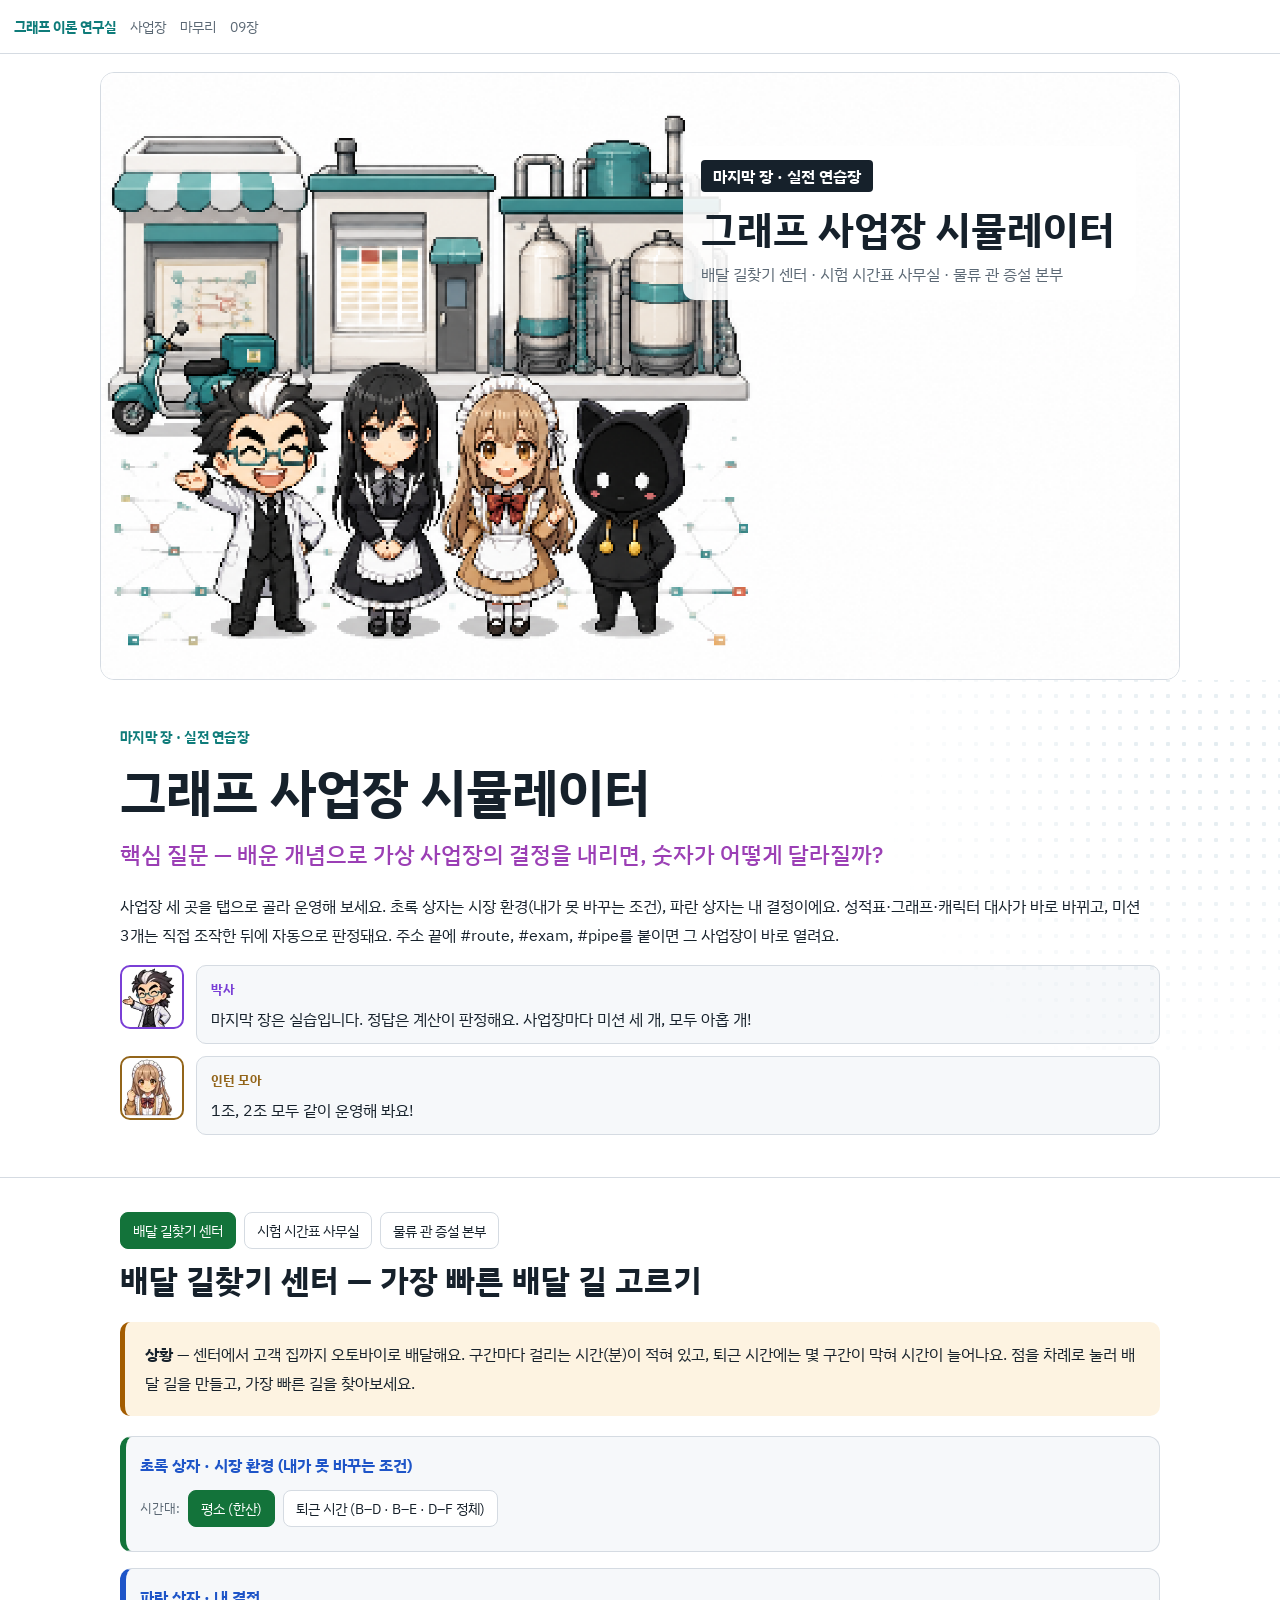
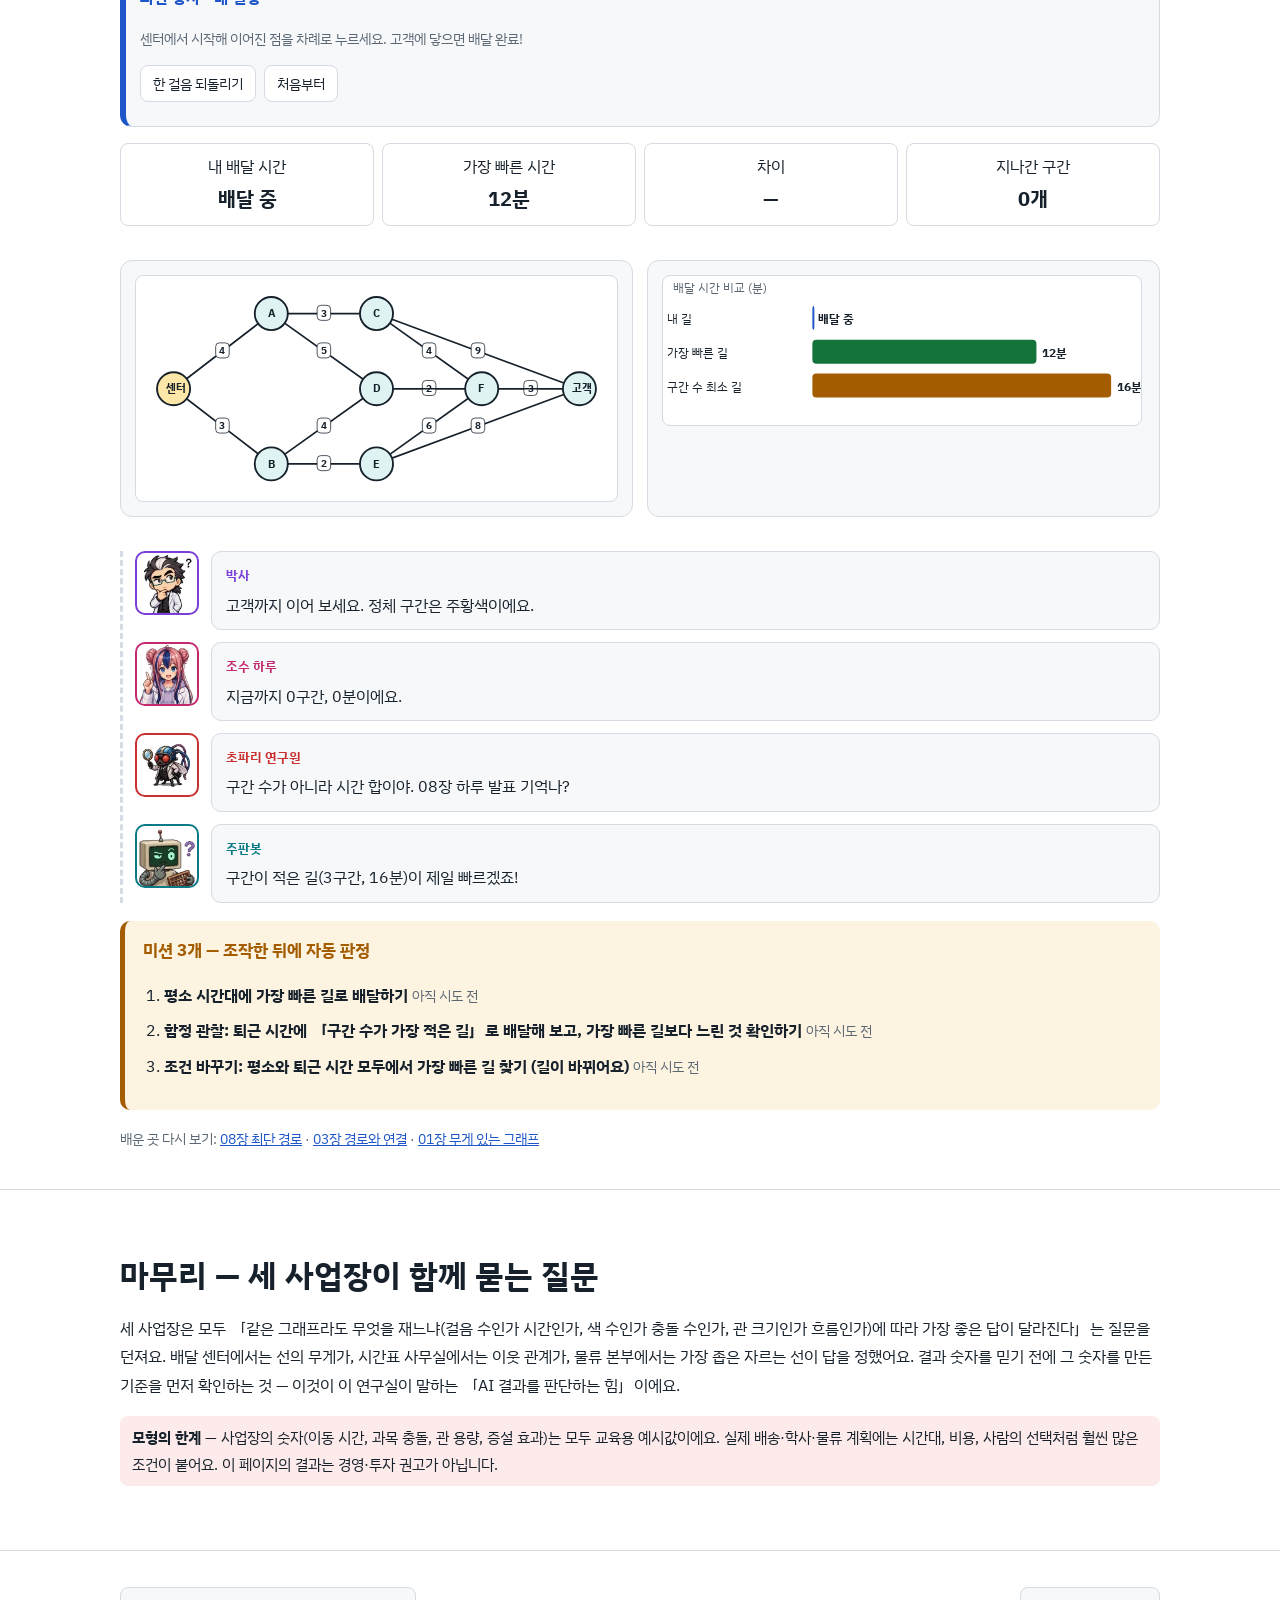
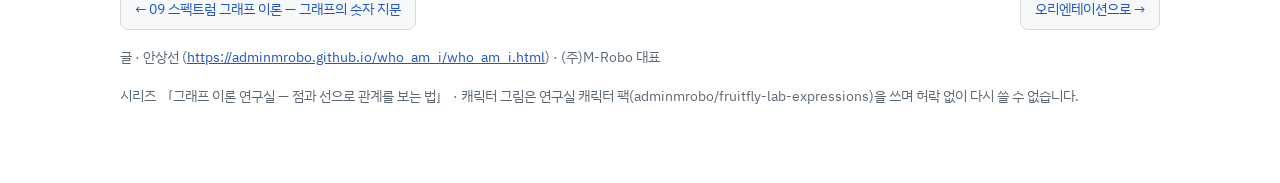
<file: practice/index.html>
<!DOCTYPE html><html lang="ko"><head>
<meta charset="utf-8">
<meta name="viewport" content="width=device-width, initial-scale=1, viewport-fit=cover">
<title>마지막 장 · 실전 연습장 — 그래프 이론 연구실 — 점과 선으로 관계를 보는 법</title>
<meta name="description" content="배달 길찾기 센터, 시험 시간표 사무실, 물류 관 증설 본부를 운영하며 그래프 이론을 써 보는 시뮬레이터.">
<meta property="og:title" content="마지막 장 · 실전 연습장 — 그래프 이론 연구실 — 점과 선으로 관계를 보는 법">
<meta property="og:description" content="배달 길찾기 센터, 시험 시간표 사무실, 물류 관 증설 본부를 운영하며 그래프 이론을 써 보는 시뮬레이터.">
<meta property="og:type" content="article">
<meta property="og:image" content="../img/og/og_practice.webp">
<link rel="preconnect" href="https://fonts.googleapis.com"><link rel="preconnect" href="https://fonts.gstatic.com" crossorigin>
<link href="https://fonts.googleapis.com/css2?family=IBM+Plex+Sans+KR:wght@400;500;700&display=swap" rel="stylesheet">
<link rel="stylesheet" href="../assets/lab.css">
<!-- px-fix v1 --><style id="px-fix">img{image-rendering:auto!important}</style><script id="px-fix-js">(function(){var R=window.ResizeObserver;function f(i){var n=i.naturalWidth,w=i.getBoundingClientRect().width;if(!n||!w)return;var s=w*(window.devicePixelRatio||1)/n;i.style.setProperty("image-rendering",s>=1.95?"pixelated":"auto","important")}var ro=R?new R(function(es){es.forEach(function(e){f(e.target)})}):null;function a(i){if(i.__px)return;i.__px=1;i.addEventListener("load",function(){f(i)});if(ro)ro.observe(i);f(i)}function all(r){(r||document).querySelectorAll&&(r||document).querySelectorAll("img").forEach(a)}function go(){all();if(window.MutationObserver)new MutationObserver(function(ms){ms.forEach(function(m){m.addedNodes.forEach(function(n){if(n.nodeType!==1)return;if(n.tagName==="IMG")a(n);else all(n)})})}).observe(document.documentElement,{childList:true,subtree:true});window.addEventListener("resize",function(){document.querySelectorAll("img").forEach(f)})}if(document.readyState==="loading")document.addEventListener("DOMContentLoaded",go);else go()})();</script><!-- /px-fix -->
</head><body>
<nav class="top" aria-label="실전 연습장 목차"><a class="logo" href="../index.html">그래프 이론 연구실</a><a href="#sim">사업장</a><a href="#wrap">마무리</a><a href="../09_spectral_graph_theory.html">09장</a></nav><div id="prog"></div>
<div class="cover has-img" id="top"><img class="cimg" src="../img/cover/cover_practice.webp" width="1920" height="1080" alt="실전 연습장 표지 — 세 사업장 앞의 심판 박사와 두 조"><div class="ctext"><span class="no">마지막 장 · 실전 연습장</span><h1>그래프 사업장 시뮬레이터</h1><p>배달 길찾기 센터 · 시험 시간표 사무실 · 물류 관 증설 본부</p></div></div>
<header class="hero"><div class="wrap"><div class="kicker">마지막 장 · 실전 연습장</div><h1>그래프 사업장 시뮬레이터</h1><p class="q">핵심 질문 — 배운 개념으로 가상 사업장의 결정을 내리면, 숫자가 어떻게 달라질까?</p><p>사업장 세 곳을 탭으로 골라 운영해 보세요. 초록 상자는 시장 환경(내가 못 바꾸는 조건), 파란 상자는 내 결정이에요. 성적표·그래프·캐릭터 대사가 바로 바뀌고, 미션 3개는 직접 조작한 뒤에 자동으로 판정돼요. 주소 끝에 #route, #exam, #pipe를 붙이면 그 사업장이 바로 열려요.</p><div class="say" data-who="doc"><img class="who" data-who="doc" data-mood="front" alt="" aria-hidden="true"><div><b class="name">박사</b><p>마지막 장은 실습입니다. 정답은 계산이 판정해요. 사업장마다 미션 세 개, 모두 아홉 개!</p></div></div><div class="say" data-who="moa"><img class="who" data-who="moa" data-mood="cheer" alt="" aria-hidden="true"><div><b class="name">인턴 모아</b><p>1조, 2조 모두 같이 운영해 봐요!</p></div></div></div></header>
<section class="level" style="padding-top:24px"><div class="wrap" id="sim"></div></section>
<section class="level" id="wrap"><div class="wrap"><h2>마무리 — 세 사업장이 함께 묻는 질문</h2>
<p>세 사업장은 모두 「같은 그래프라도 무엇을 재느냐(걸음 수인가 시간인가, 색 수인가 충돌 수인가, 관 크기인가 흐름인가)에 따라 가장 좋은 답이 달라진다」는 질문을 던져요. 배달 센터에서는 선의 무게가, 시간표 사무실에서는 이웃 관계가, 물류 본부에서는 가장 좁은 자르는 선이 답을 정했어요. 결과 숫자를 믿기 전에 그 숫자를 만든 기준을 먼저 확인하는 것 — 이것이 이 연구실이 말하는 「AI 결과를 판단하는 힘」이에요.</p>
<div class="lim"><b>모형의 한계</b> — 사업장의 숫자(이동 시간, 과목 충돌, 관 용량, 증설 효과)는 모두 교육용 예시값이에요. 실제 배송·학사·물류 계획에는 시간대, 비용, 사람의 선택처럼 훨씬 많은 조건이 붙어요. 이 페이지의 결과는 경영·투자 권고가 아닙니다.</div>
</div></section>
<footer><div class="wrap">
<div class="nextprev"><a href="../09_spectral_graph_theory.html">← 09 스펙트럼 그래프 이론 — 그래프의 숫자 지문</a><a href="../index.html">오리엔테이션으로 →</a></div>
<p>글 · 안상선 (<a href="https://adminmrobo.github.io/who_am_i/who_am_i.html">https://adminmrobo.github.io/who_am_i/who_am_i.html</a>) · (주)M-Robo 대표</p>
<p class="note">시리즈 「그래프 이론 연구실 — 점과 선으로 관계를 보는 법」 · 캐릭터 그림은 연구실 캐릭터 팩(adminmrobo/fruitfly-lab-expressions)을 쓰며 허락 없이 다시 쓸 수 없습니다.</p>
</div></footer>
<script src="../assets/sprites.js"></script><script src="../assets/widgets.js"></script><script src="../assets/lab.js"></script><script src="../assets/practice.js"></script></body></html>
</file>
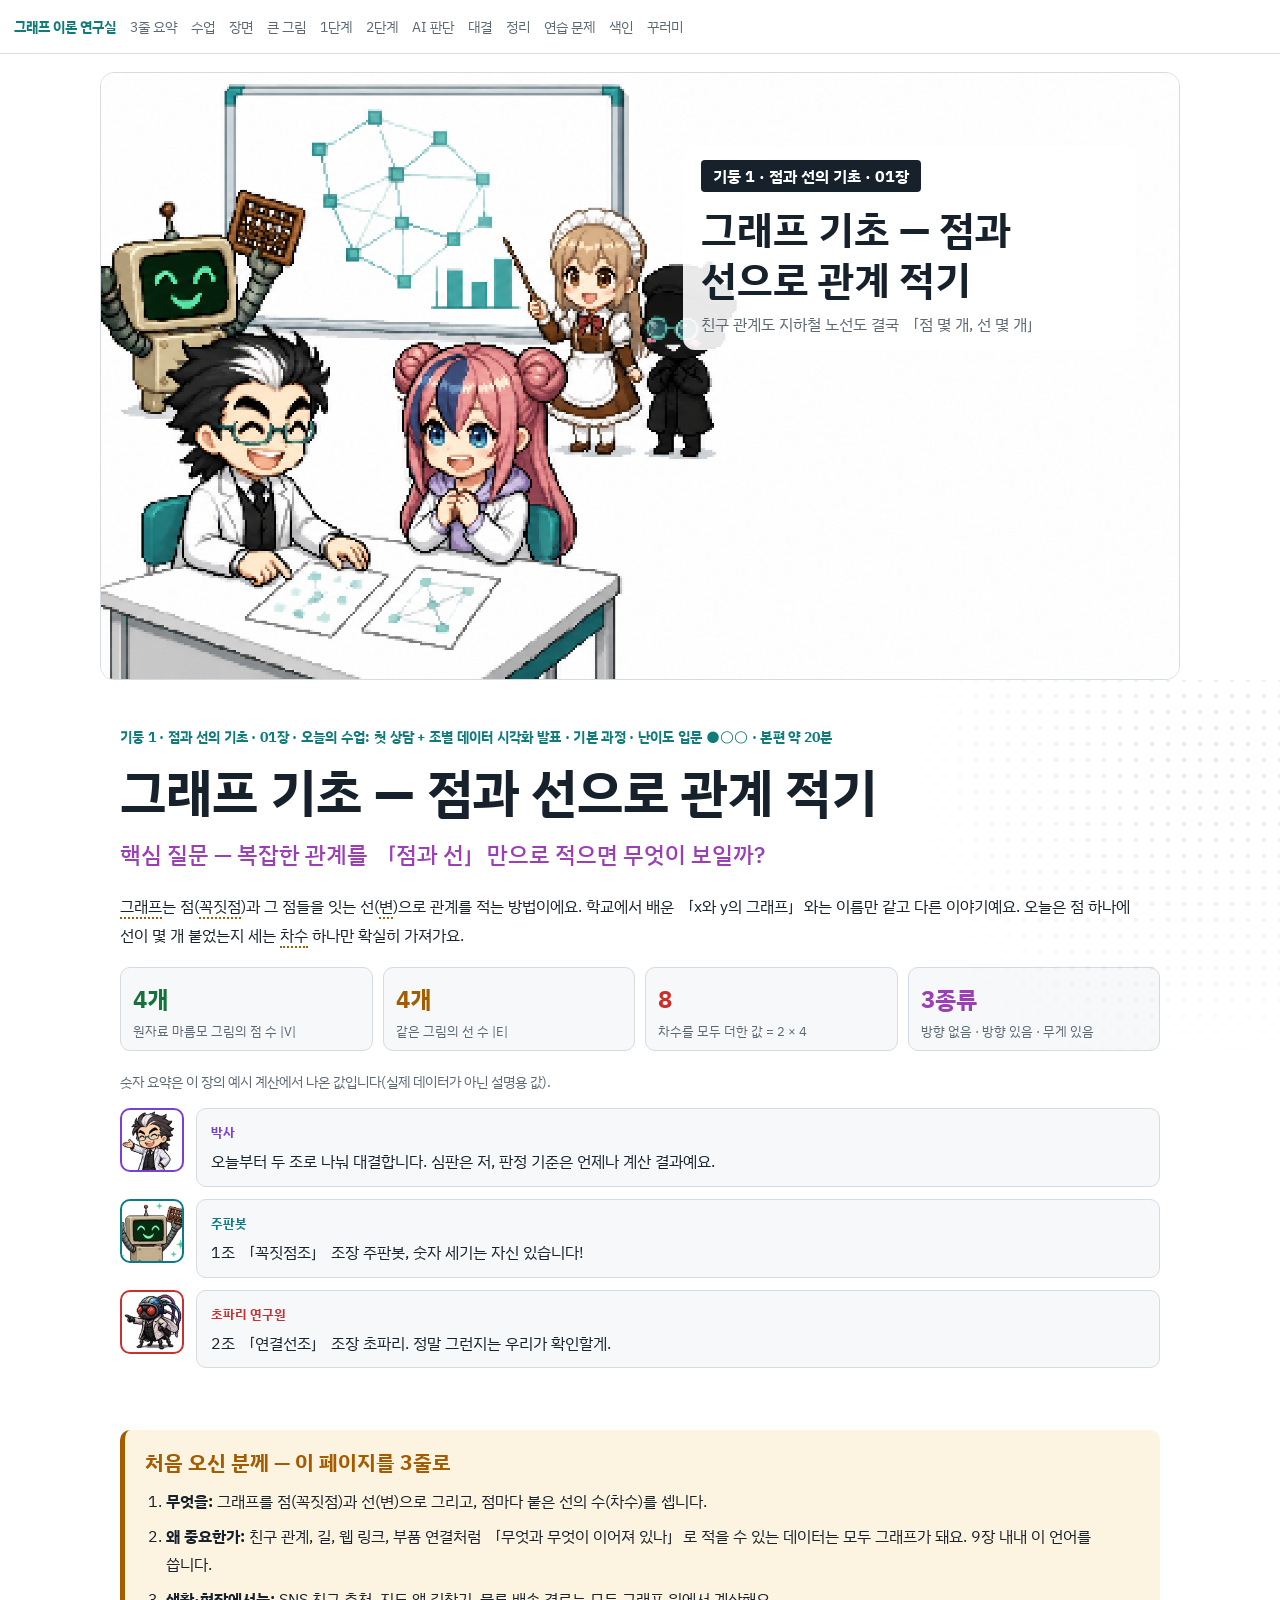
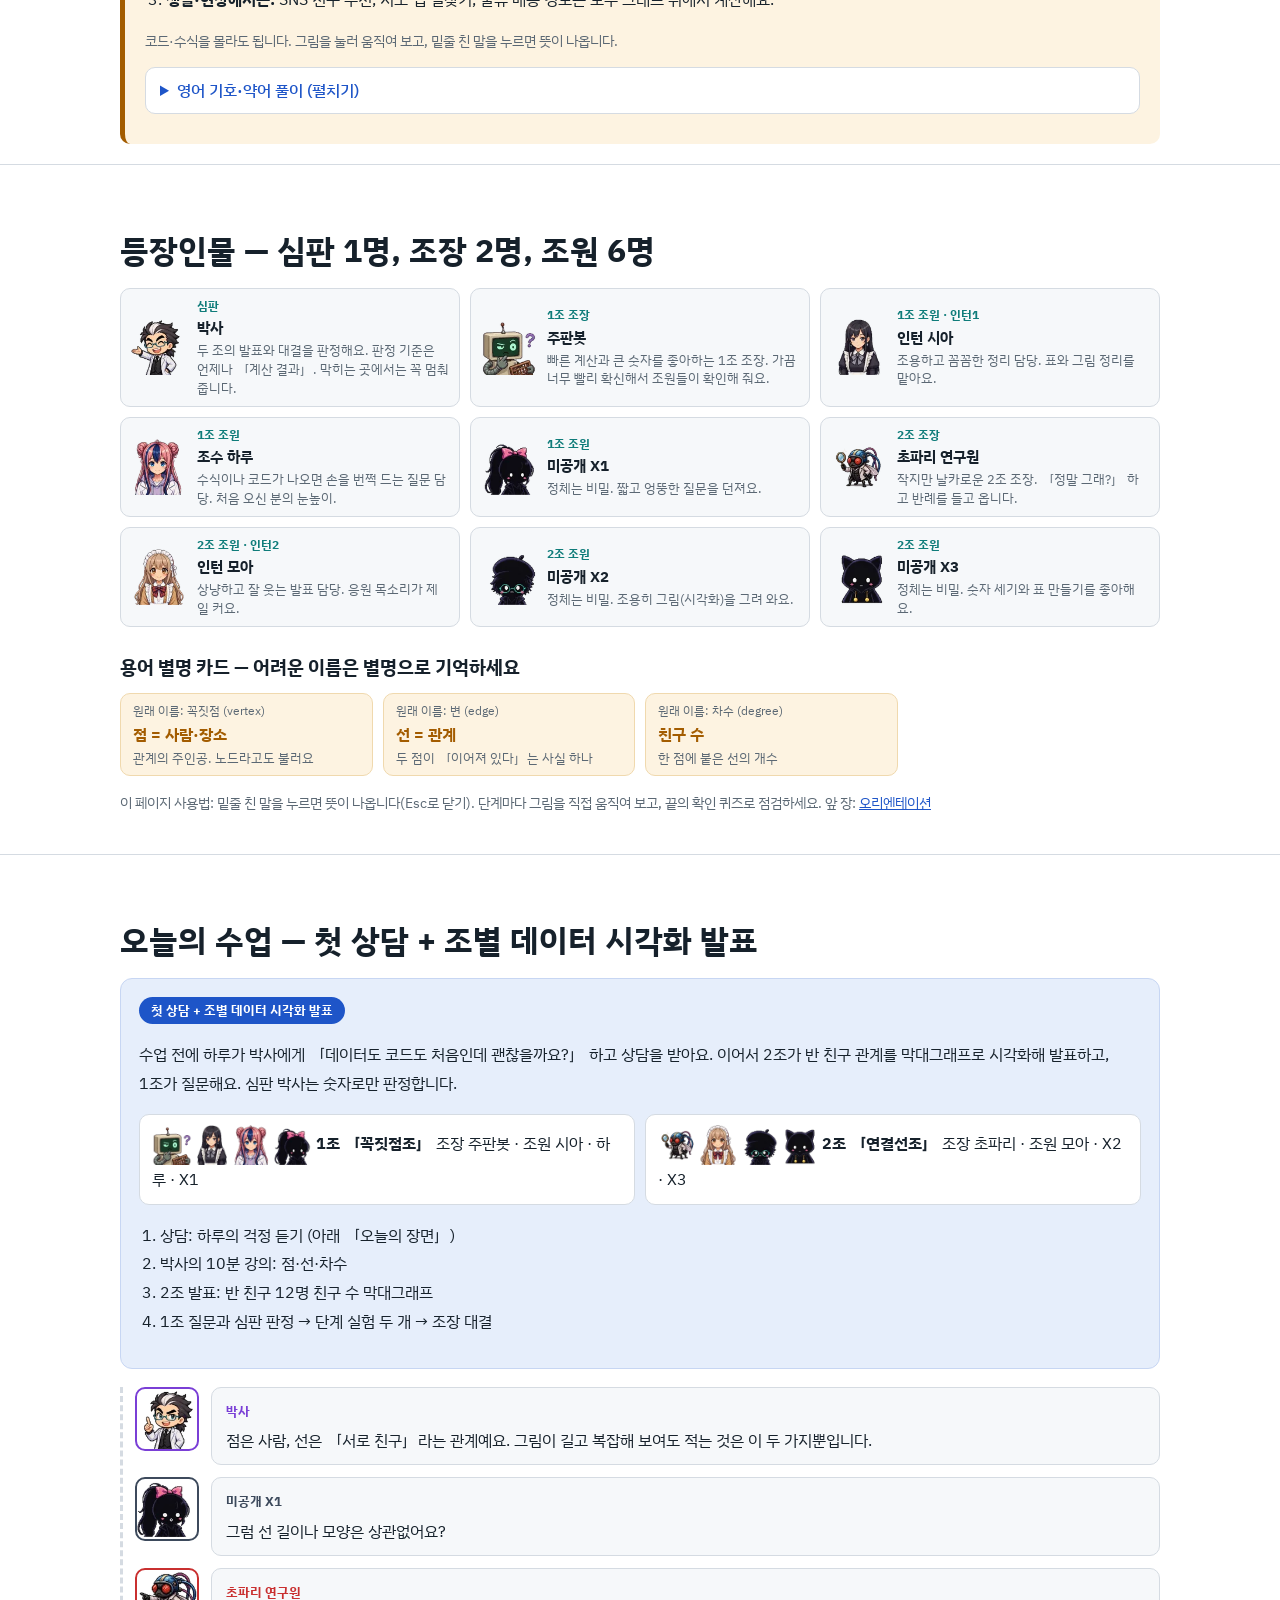
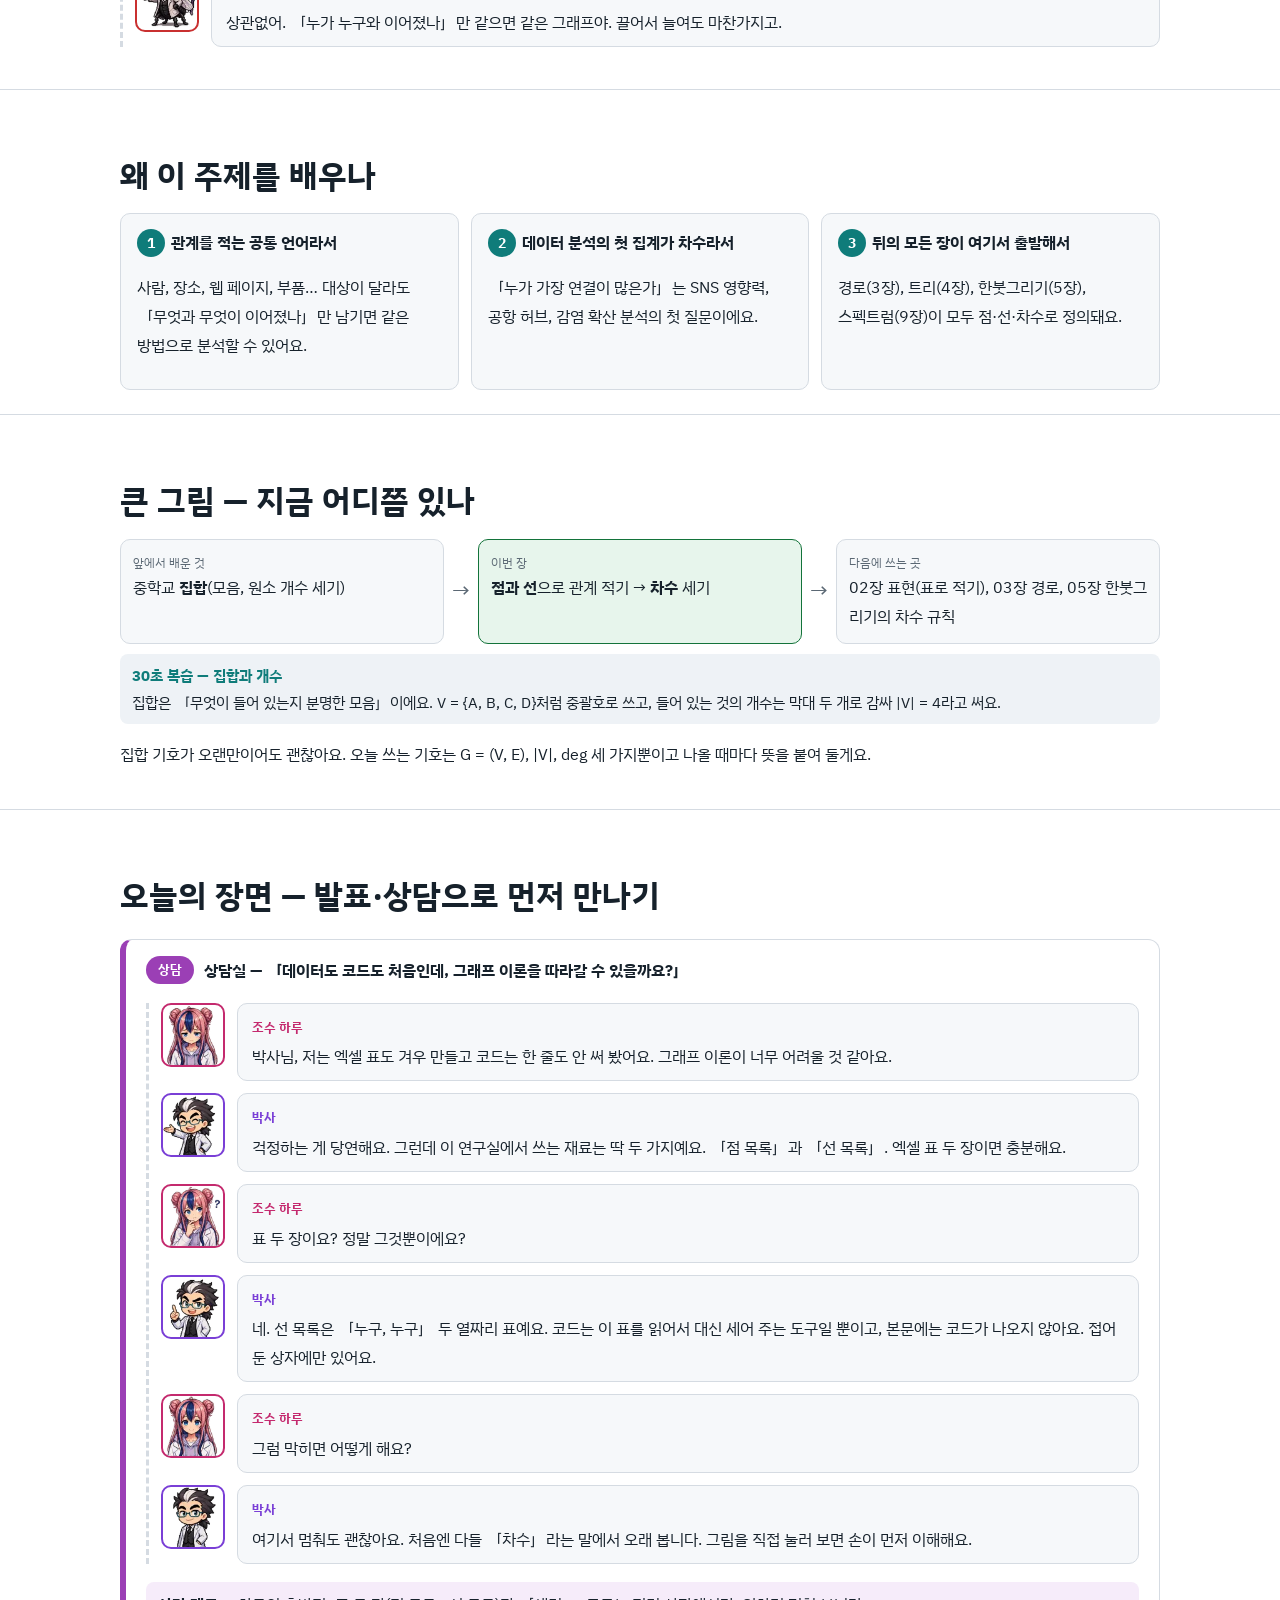
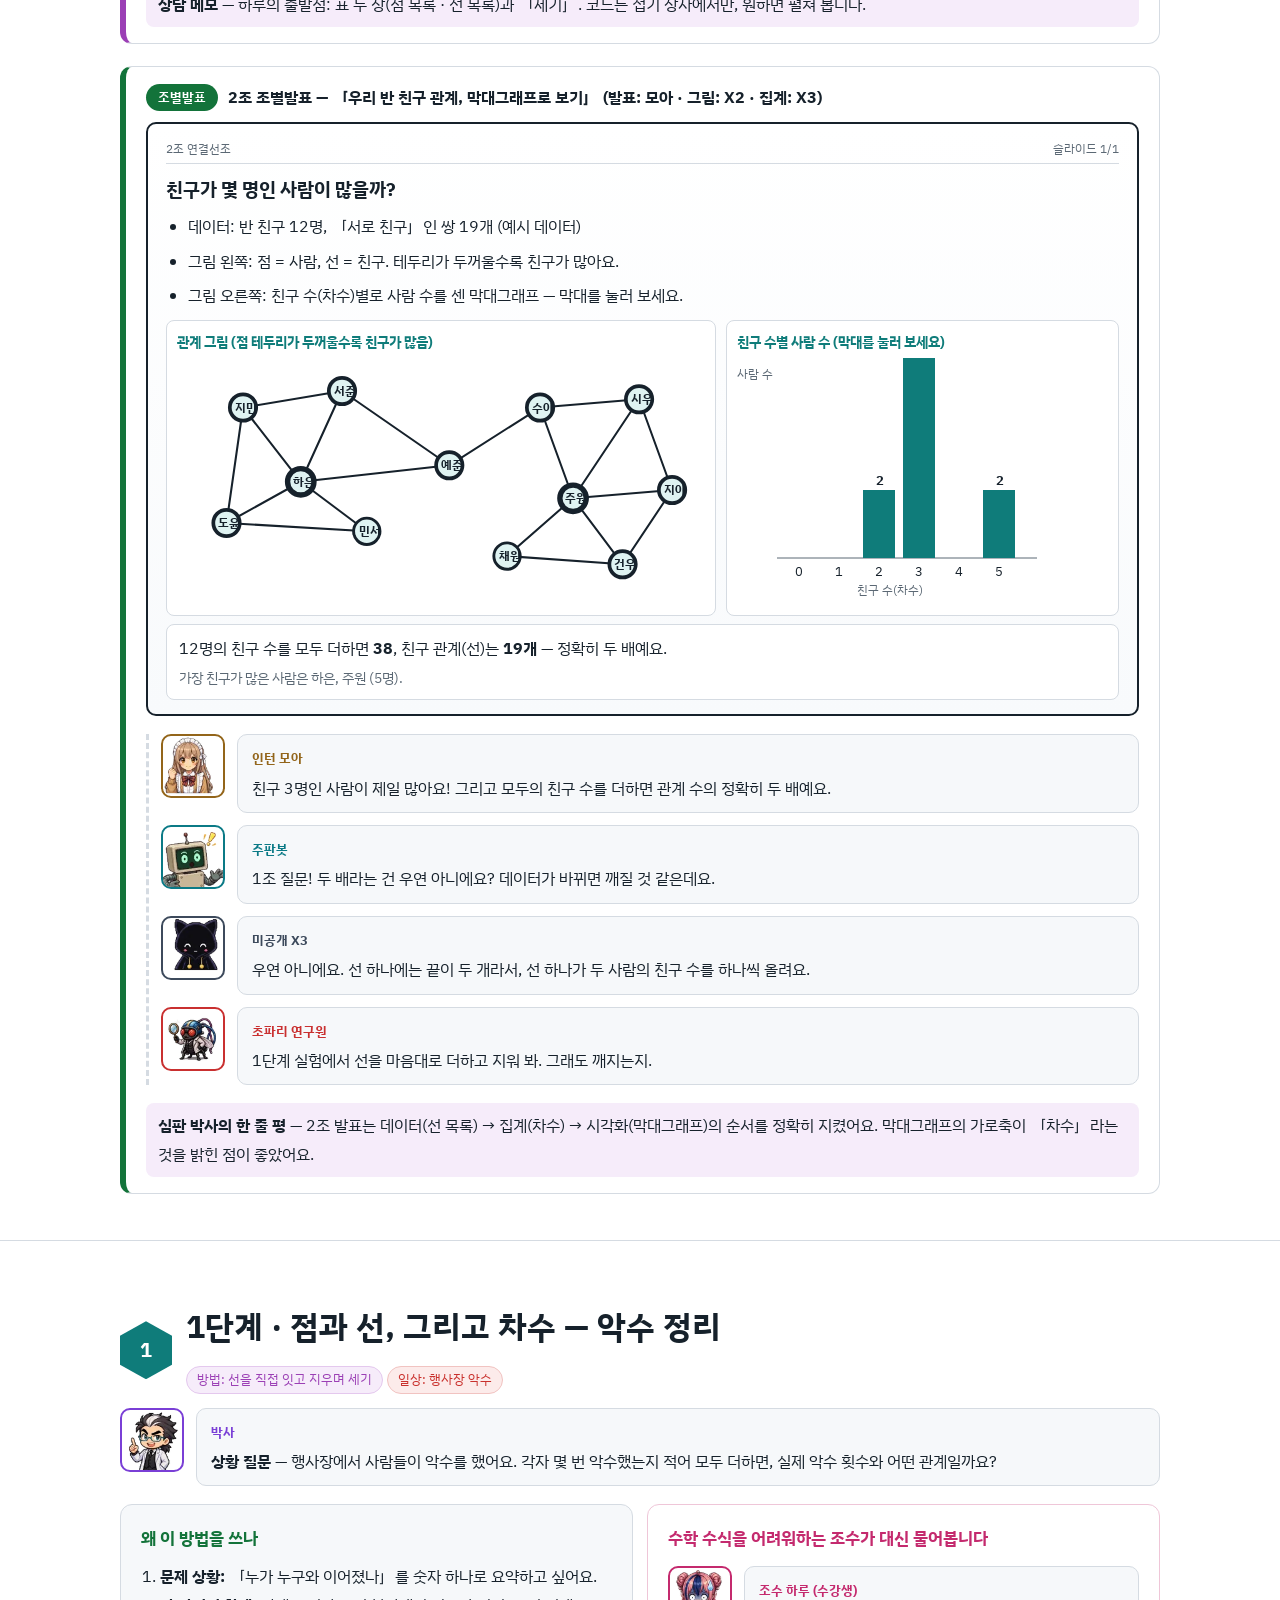
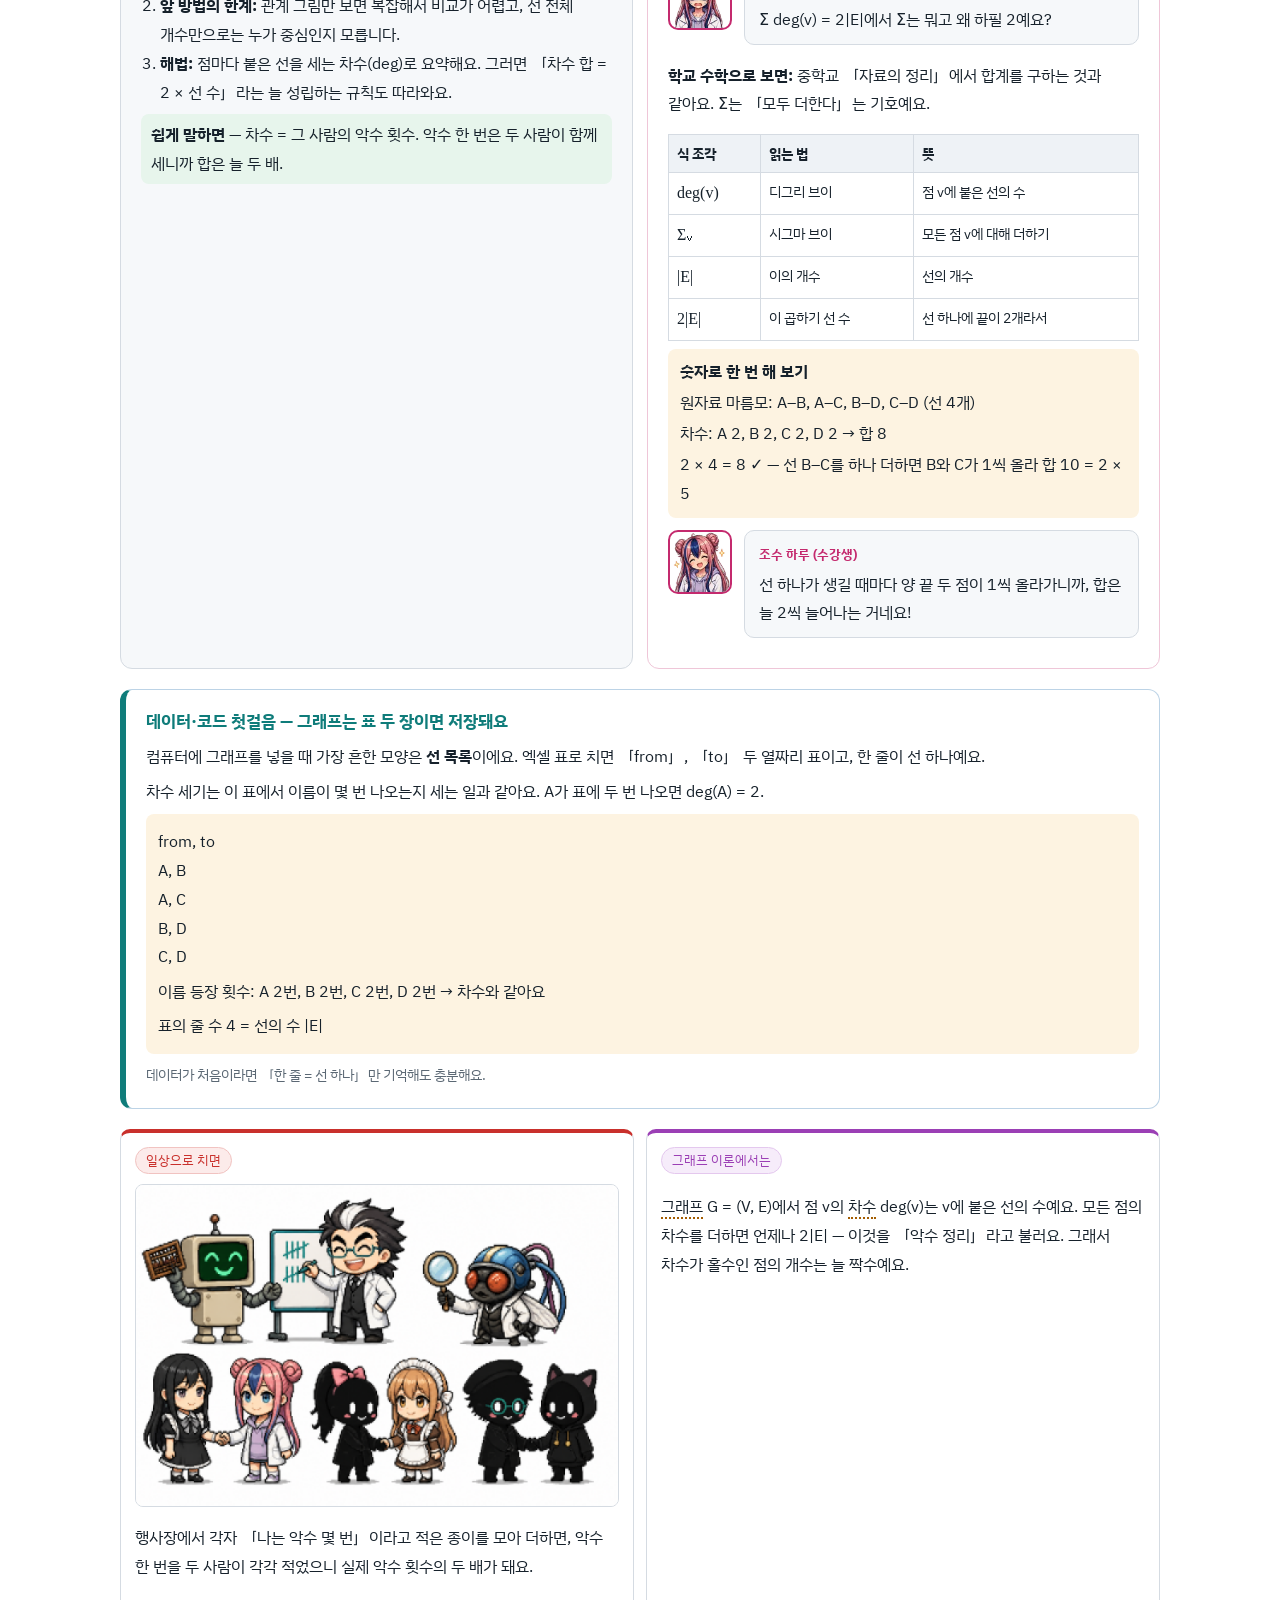
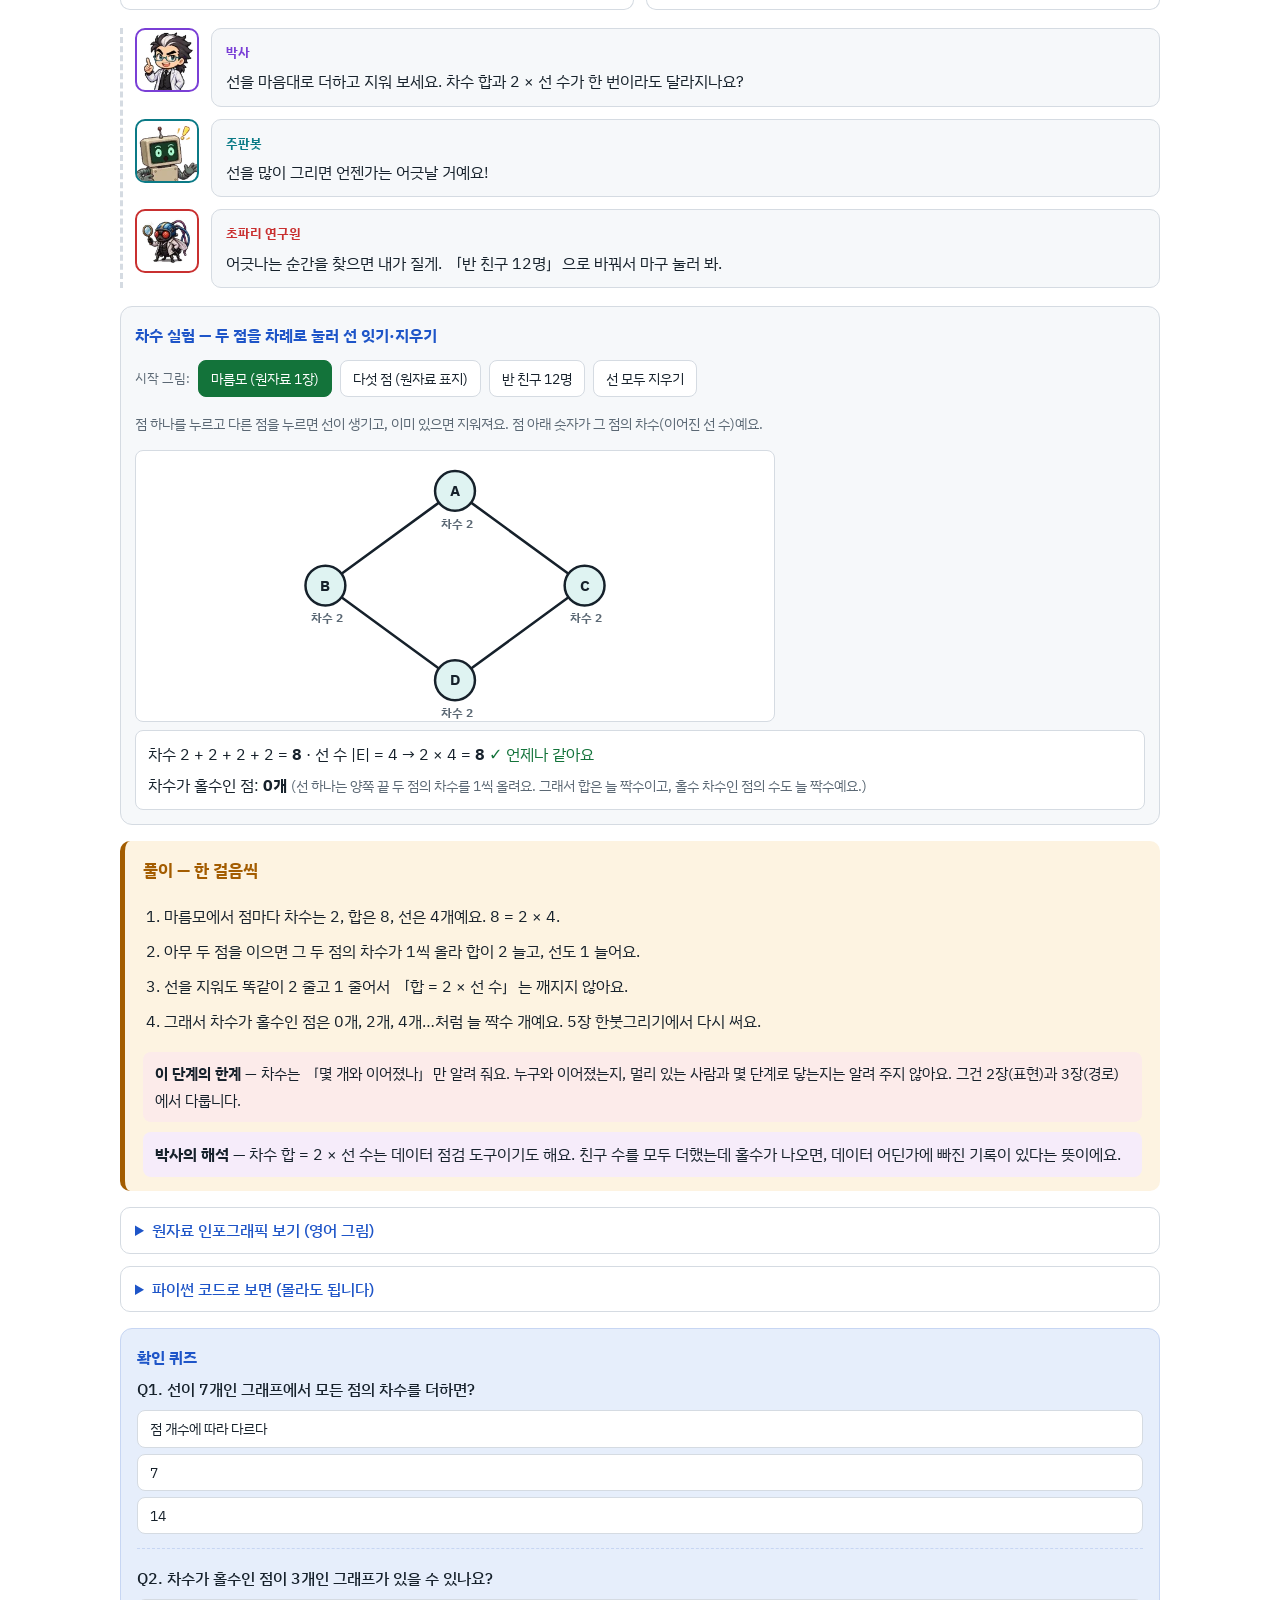
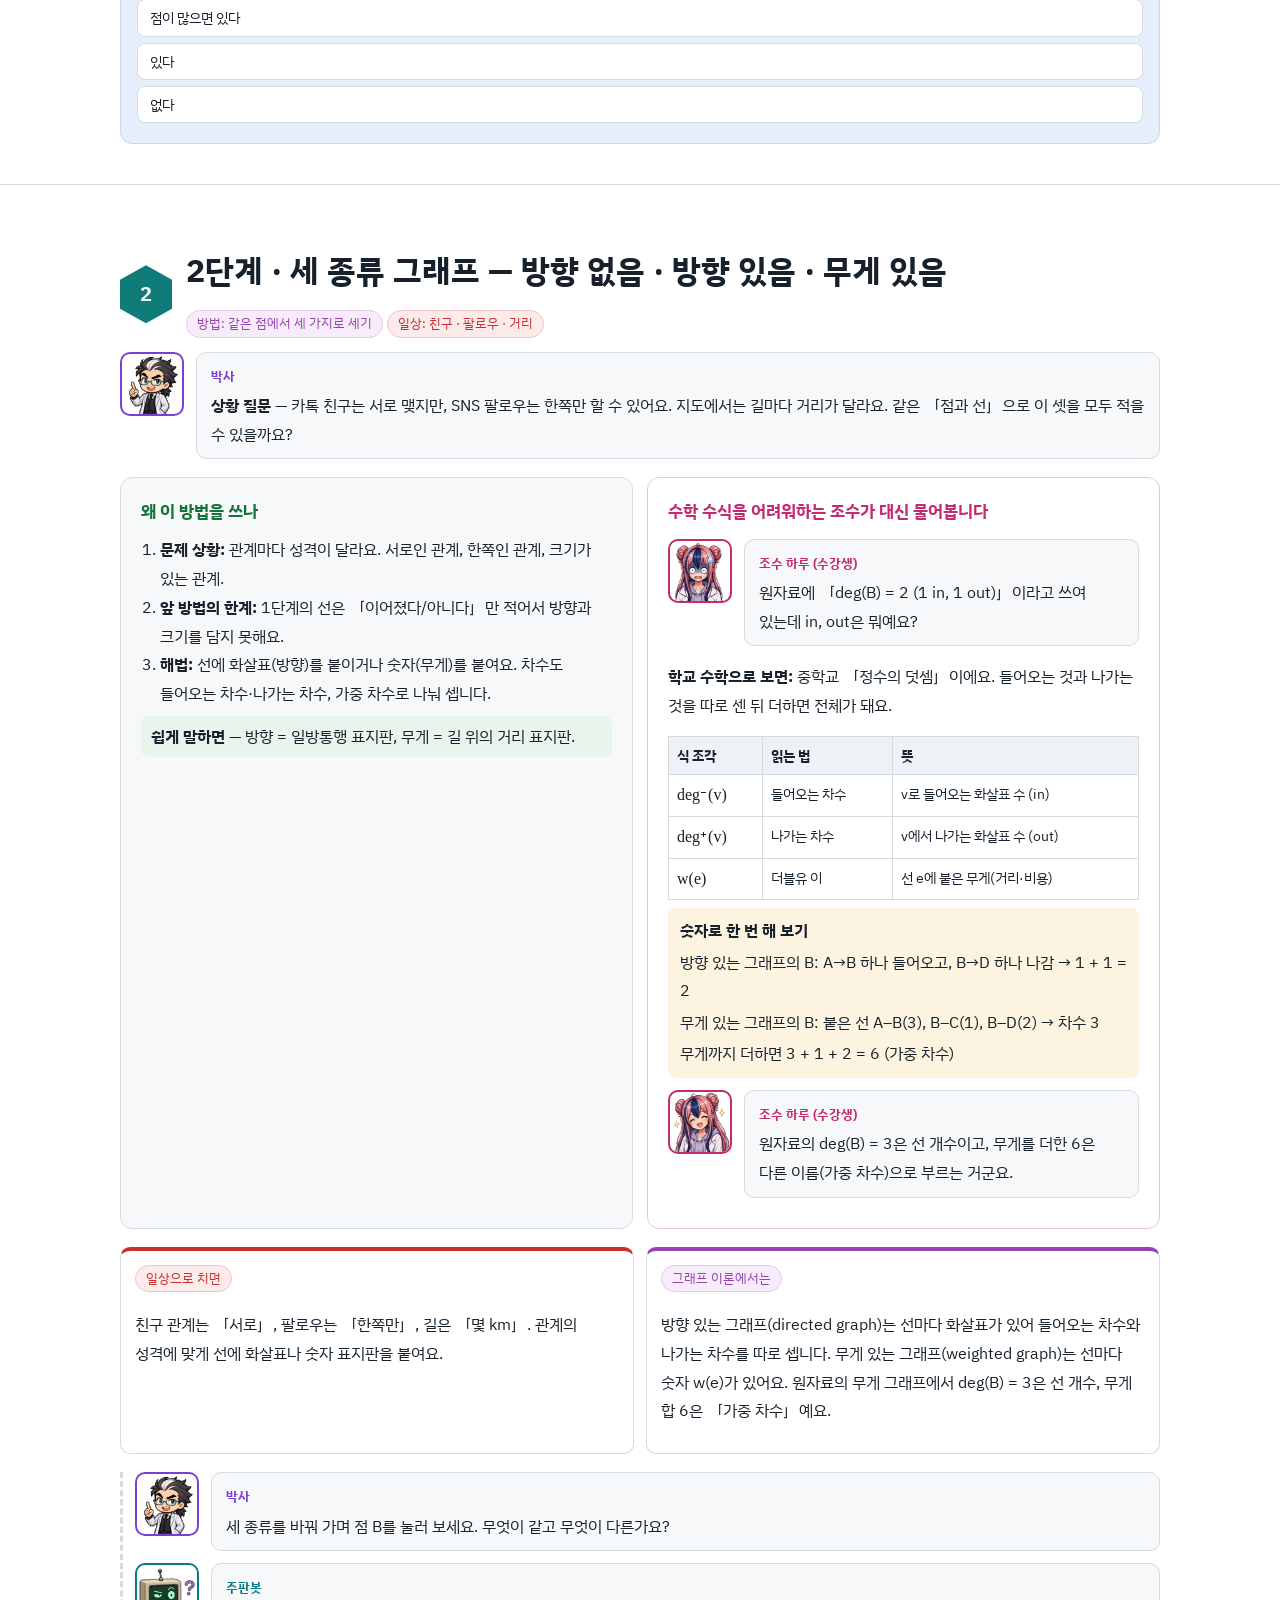
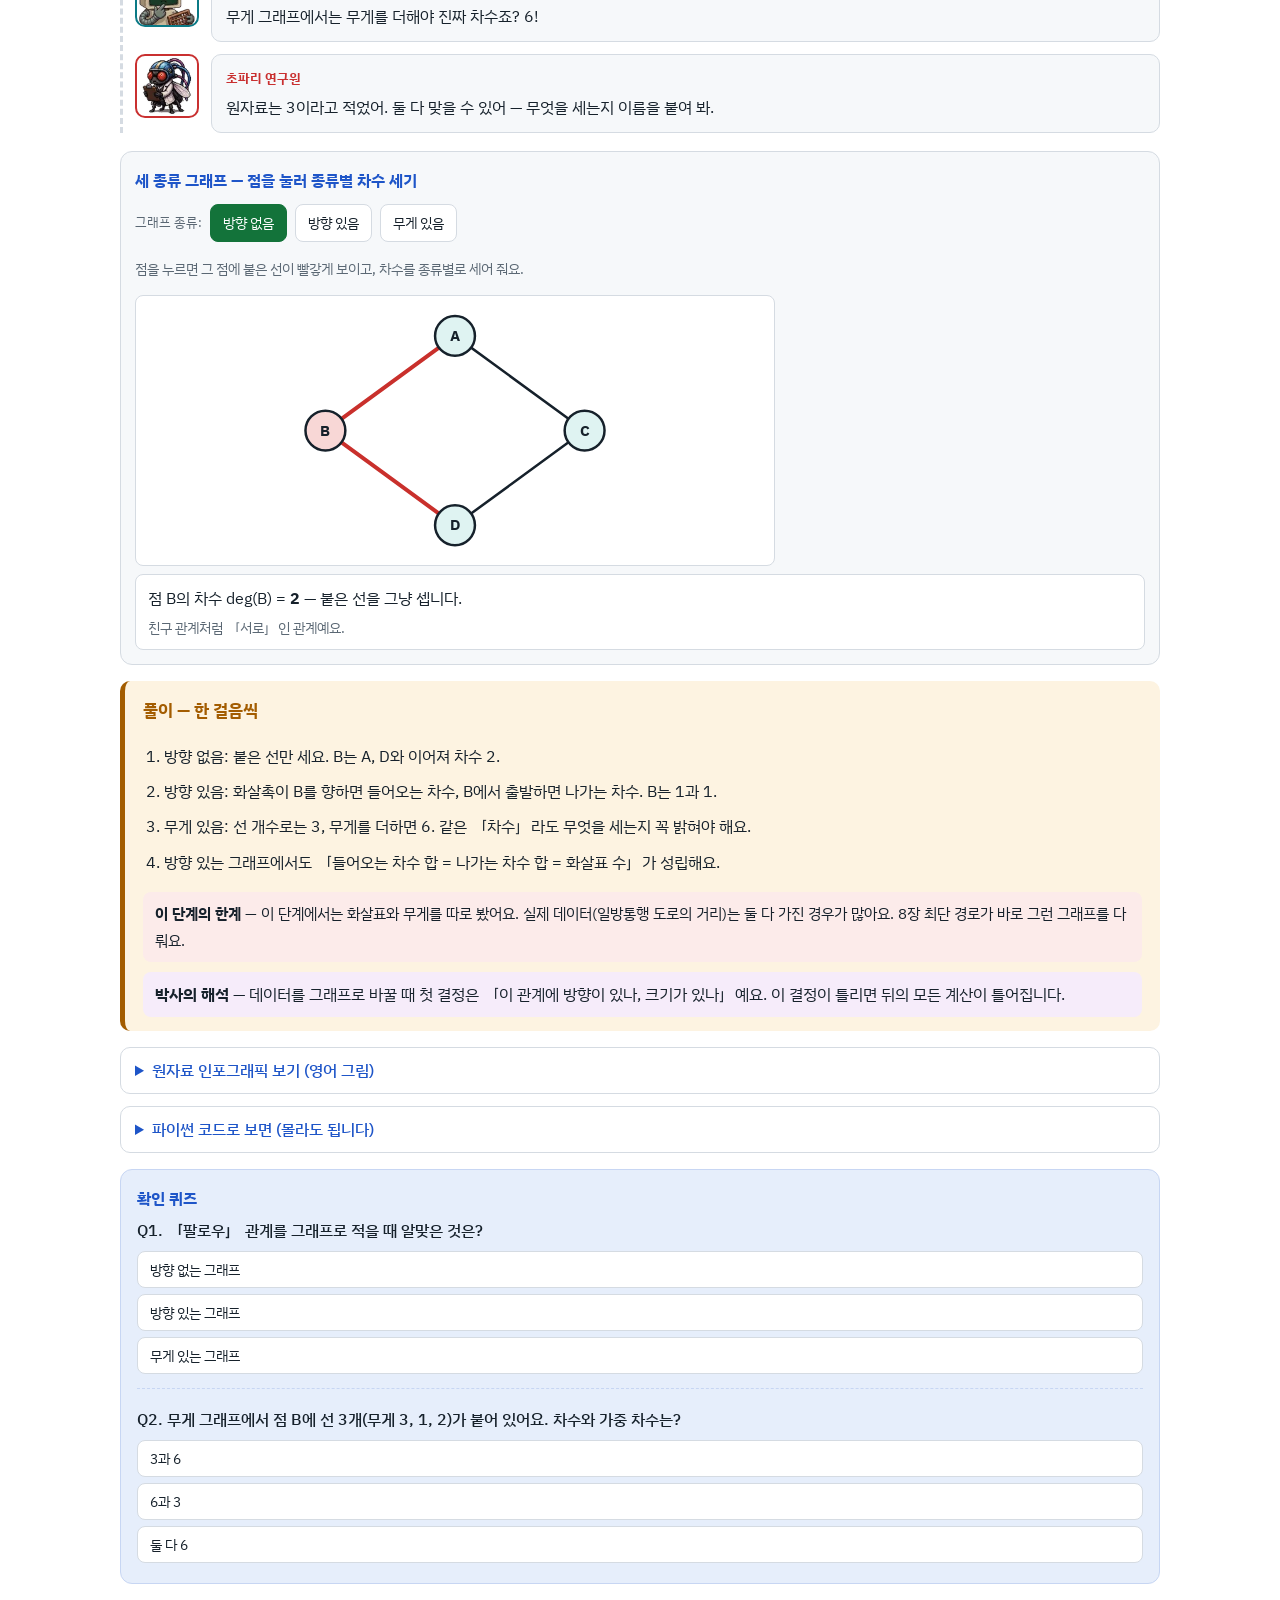
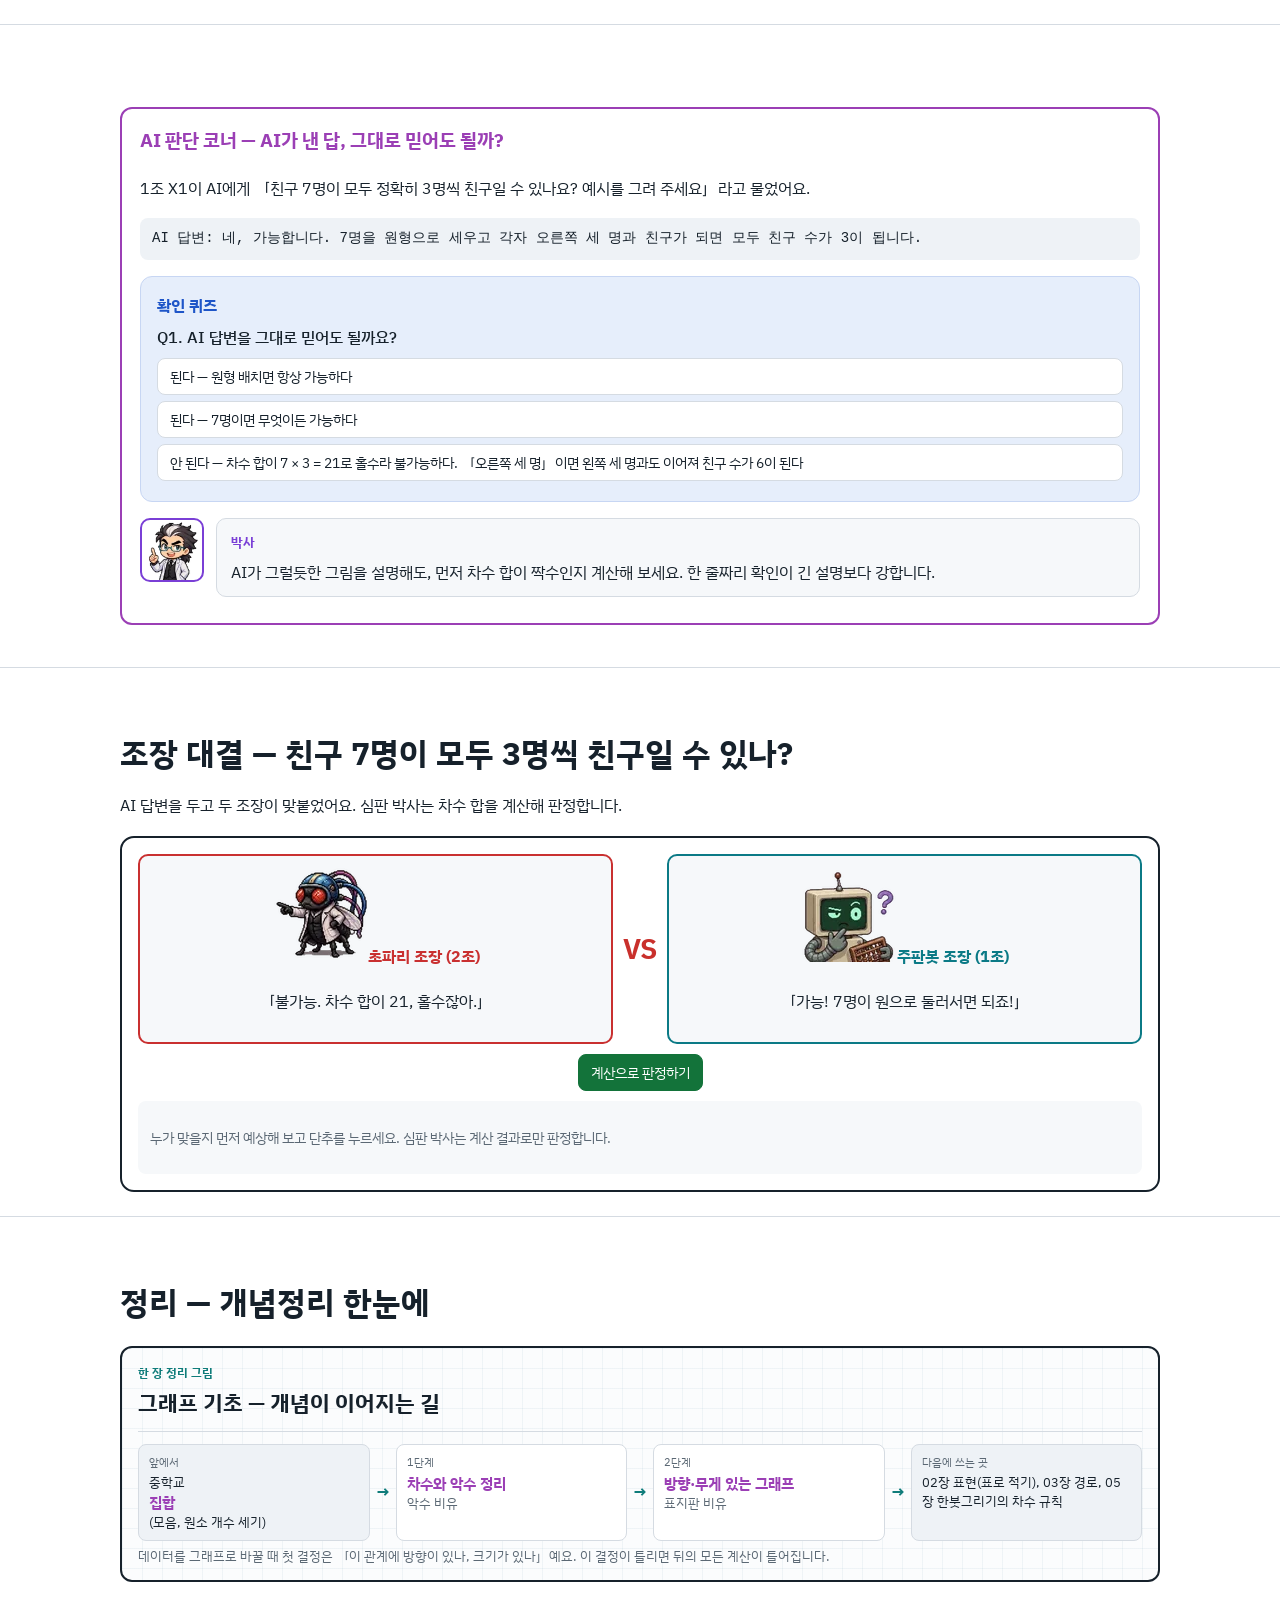
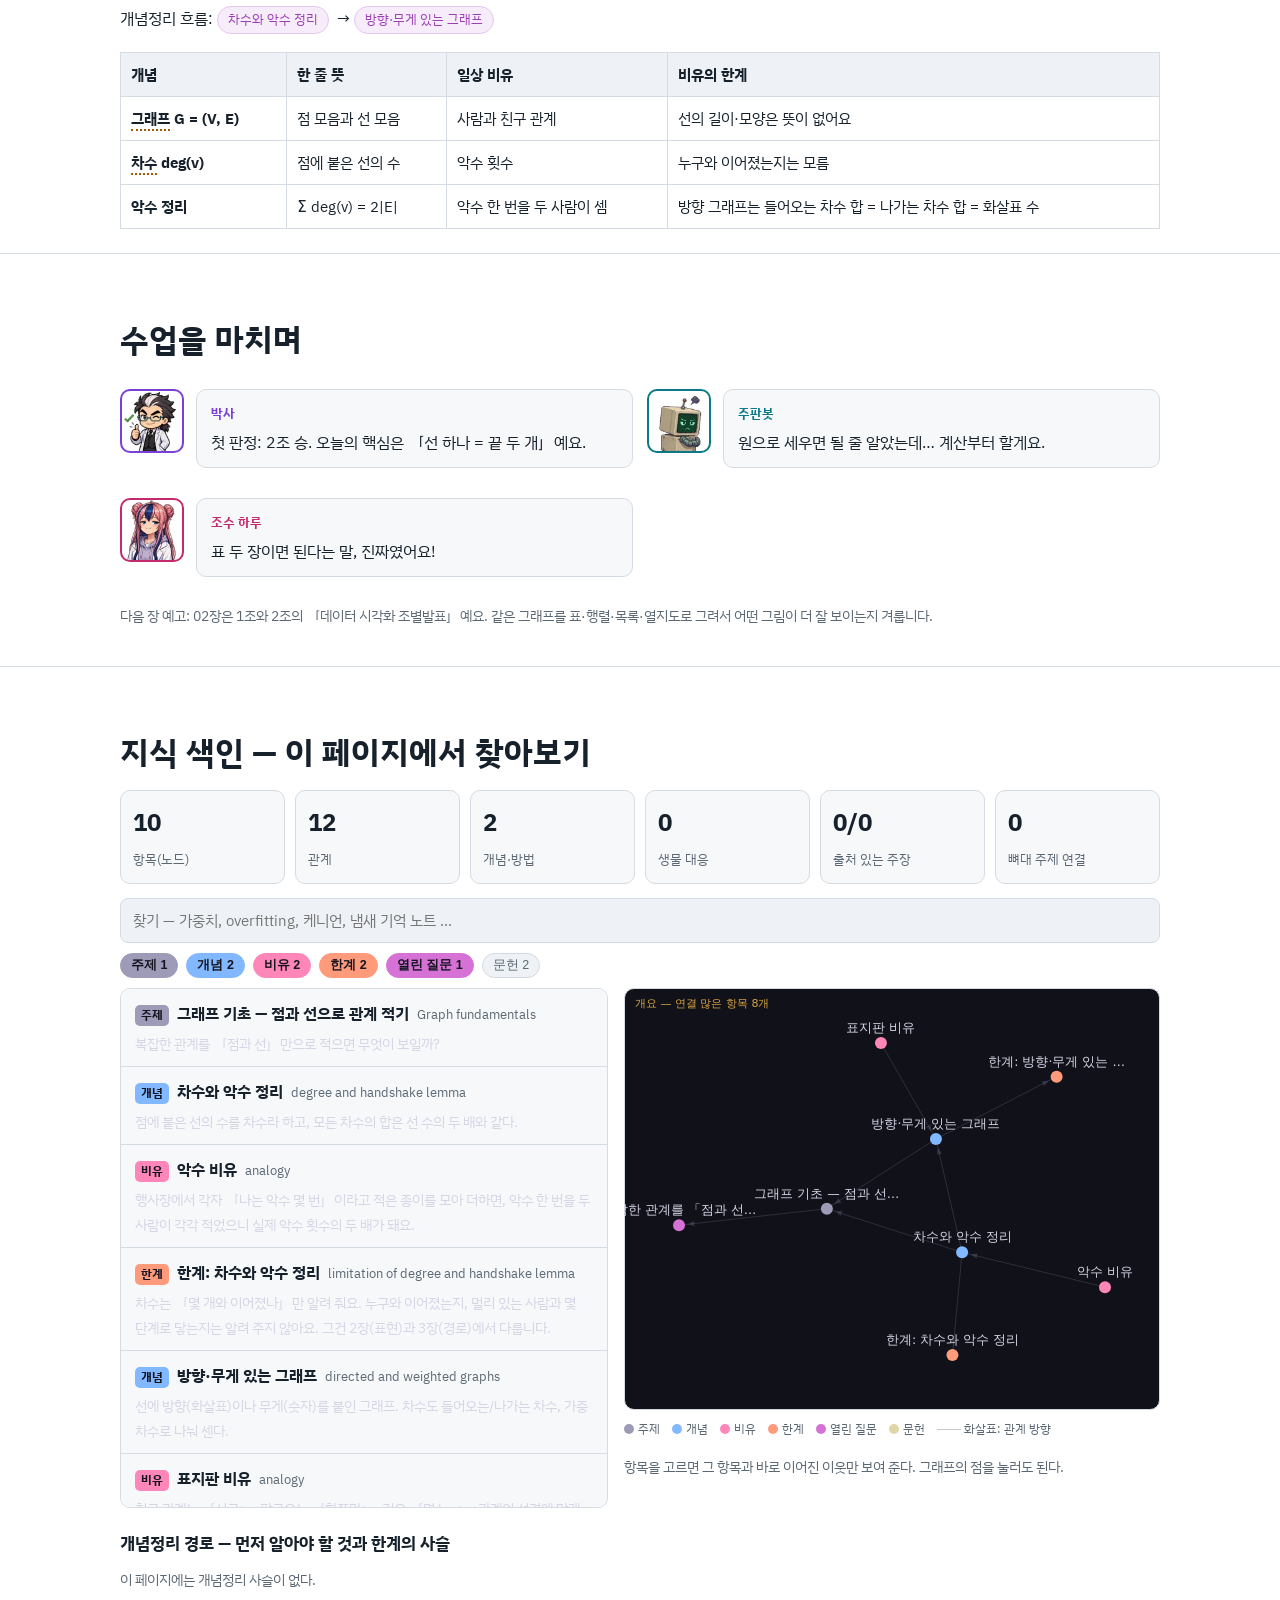
<file: 01_graph_fundamentals.html>
<!DOCTYPE html><html lang="ko"><head>
<meta charset="utf-8">
<meta name="viewport" content="width=device-width, initial-scale=1, viewport-fit=cover">
<title>01 그래프 기초 — 점과 선으로 관계 적기 — 그래프 이론 연구실 — 점과 선으로 관계를 보는 법</title>
<meta name="description" content="복잡한 관계를 「점과 선」만으로 적으면 무엇이 보일까?">
<meta property="og:title" content="01 그래프 기초 — 점과 선으로 관계 적기 — 그래프 이론 연구실 — 점과 선으로 관계를 보는 법">
<meta property="og:description" content="복잡한 관계를 「점과 선」만으로 적으면 무엇이 보일까?">
<meta property="og:type" content="article">
<meta property="og:image" content="img/og/og_01.webp">
<link rel="preconnect" href="https://fonts.googleapis.com"><link rel="preconnect" href="https://fonts.gstatic.com" crossorigin>
<link href="https://fonts.googleapis.com/css2?family=IBM+Plex+Sans+KR:wght@400;500;700&display=swap" rel="stylesheet">
<link rel="stylesheet" href="assets/lab.css">
<!-- px-fix v1 --><style id="px-fix">img{image-rendering:auto!important}</style><script id="px-fix-js">(function(){var R=window.ResizeObserver;function f(i){var n=i.naturalWidth,w=i.getBoundingClientRect().width;if(!n||!w)return;var s=w*(window.devicePixelRatio||1)/n;i.style.setProperty("image-rendering",s>=1.95?"pixelated":"auto","important")}var ro=R?new R(function(es){es.forEach(function(e){f(e.target)})}):null;function a(i){if(i.__px)return;i.__px=1;i.addEventListener("load",function(){f(i)});if(ro)ro.observe(i);f(i)}function all(r){(r||document).querySelectorAll&&(r||document).querySelectorAll("img").forEach(a)}function go(){all();if(window.MutationObserver)new MutationObserver(function(ms){ms.forEach(function(m){m.addedNodes.forEach(function(n){if(n.nodeType!==1)return;if(n.tagName==="IMG")a(n);else all(n)})})}).observe(document.documentElement,{childList:true,subtree:true});window.addEventListener("resize",function(){document.querySelectorAll("img").forEach(f)})}if(document.readyState==="loading")document.addEventListener("DOMContentLoaded",go);else go()})();</script><!-- /px-fix -->
</head><body>
<nav class="top" aria-label="이 페이지 목차"><a class="logo" href="index.html">그래프 이론 연구실</a><a href="#three">3줄 요약</a><a href="#class">수업</a><a href="#scene">장면</a><a href="#map">큰 그림</a><a href="#lv1">1단계</a><a href="#lv2">2단계</a><a href="#ai">AI 판단</a><a href="#duel">대결</a><a href="#sum">정리</a><a href="exercise/index.html#ex01">연습 문제</a><a href="#kg">색인</a><a href="#export">꾸러미</a></nav><div id="prog"></div>
<div class="cover has-img" id="top"><img class="cimg" src="img/cover/cover_01.webp" width="1920" height="1080" alt="그래프 기초 — 점과 선으로 관계 적기 표지 — 심판 박사, 조장 초파리와 주판봇, 조수 하루"><div class="ctext"><span class="no">기둥 1 · 점과 선의 기초 · 01장</span><h1>그래프 기초 — 점과 선으로 관계 적기</h1><p>친구 관계도 지하철 노선도 결국 「점 몇 개, 선 몇 개」</p></div></div>
<header class="hero"><div class="wrap">
<div class="kicker">기둥 1 · 점과 선의 기초 · 01장 · 오늘의 수업: 첫 상담 + 조별 데이터 시각화 발표 · 기본 과정 · 난이도 입문 ●○○ · 본편 약 20분</div>
<h1>그래프 기초 — 점과 선으로 관계 적기</h1>
<p class="q">핵심 질문 — 복잡한 관계를 「점과 선」만으로 적으면 무엇이 보일까?</p>
<p><span class="jt" data-t="그래프" data-d="점(꼭짓점)과 그 점들을 잇는 선(변)으로 관계를 나타낸 것. 함수의 그래프와는 다른 뜻.">그래프</span>는 점(<span class="jt" data-t="꼭짓점" data-d="그래프의 점. 사람·장소처럼 관계의 주인공. 노드라고도 한다.">꼭짓점</span>)과 그 점들을 잇는 선(<span class="jt" data-t="변" data-d="두 꼭짓점을 잇는 선. 「이어져 있다」는 관계 하나.">변</span>)으로 관계를 적는 방법이에요. 학교에서 배운 「x와 y의 그래프」와는 이름만 같고 다른 이야기예요. 오늘은 점 하나에 선이 몇 개 붙었는지 세는 <span class="jt" data-t="차수" data-d="한 점에 붙은 선의 수. 방향 그래프에서는 들어오는 차수와 나가는 차수로 나눠 센다.">차수</span> 하나만 확실히 가져가요.</p>
<div class="kpis"><div class="kpi g"><b>4개</b><span>원자료 마름모 그림의 점 수 |V|</span></div><div class="kpi a"><b>4개</b><span>같은 그림의 선 수 |E|</span></div><div class="kpi r"><b>8</b><span>차수를 모두 더한 값 = 2 × 4</span></div><div class="kpi m"><b>3종류</b><span>방향 없음 · 방향 있음 · 무게 있음</span></div></div>
<p class="note">숫자 요약은 이 장의 예시 계산에서 나온 값입니다(실제 데이터가 아닌 설명용 값).</p>
<div class="say" data-who="doc"><img class="who" data-who="doc" data-mood="front" alt="" aria-hidden="true"><div><b class="name">박사</b><p>오늘부터 두 조로 나눠 대결합니다. 심판은 저, 판정 기준은 언제나 계산 결과예요.</p></div></div><div class="say" data-who="robo"><img class="who" data-who="robo" data-mood="happy" alt="" aria-hidden="true"><div><b class="name">주판봇</b><p>1조 「꼭짓점조」 조장 주판봇, 숫자 세기는 자신 있습니다!</p></div></div><div class="say" data-who="fly"><img class="who" data-who="fly" data-mood="point" alt="" aria-hidden="true"><div><b class="name">초파리 연구원</b><p>2조 「연결선조」 조장 초파리. 정말 그런지는 우리가 확인할게.</p></div></div>
</div></header>
<div class="wrap"><div class="three" id="three"><h2>처음 오신 분께 — 이 페이지를 3줄로</h2><ol>
<li><b>무엇을:</b> 그래프를 점(꼭짓점)과 선(변)으로 그리고, 점마다 붙은 선의 수(차수)를 셉니다.</li><li><b>왜 중요한가:</b> 친구 관계, 길, 웹 링크, 부품 연결처럼 「무엇과 무엇이 이어져 있나」로 적을 수 있는 데이터는 모두 그래프가 돼요. 9장 내내 이 언어를 씁니다.</li><li><b>생활·현장에서는:</b> SNS 친구 추천, 지도 앱 길찾기, 물류 배송 경로는 모두 그래프 위에서 계산해요.</li></ol>
<p class="note">코드·수식을 몰라도 됩니다. 그림을 눌러 움직여 보고, 밑줄 친 말을 누르면 뜻이 나옵니다.</p>
<details><summary>영어 기호·약어 풀이 (펼치기)</summary><ul><li><b>G = (V, E)</b> — 그래프 G는 점 모음 V와 선 모음 E로 이루어진다</li><li><b>|V|, |E|</b> — 점의 개수, 선의 개수 (막대 두 개는 「개수」라는 뜻)</li><li><b>deg(v)</b> — 점 v의 차수 — 붙은 선의 수 (degree)</li><li><b>Σ</b> — 시그마 — 「모두 더한다」</li></ul></details>
</div></div>
<section class="level" id="cast"><div class="wrap"><h2>등장인물 — 심판 1명, 조장 2명, 조원 6명</h2>
<div class="cast"><div><img class="" data-who="doc" data-mood="front" alt="" aria-hidden="true"><div><span class="role">심판</span><b>박사</b><span>두 조의 발표와 대결을 판정해요. 판정 기준은 언제나 「계산 결과」. 막히는 곳에서는 꼭 멈춰 줍니다.</span></div></div><div><img class="" data-who="robo" data-mood="calc" alt="" aria-hidden="true"><div><span class="role">1조 조장</span><b>주판봇</b><span>빠른 계산과 큰 숫자를 좋아하는 1조 조장. 가끔 너무 빨리 확신해서 조원들이 확인해 줘요.</span></div></div><div><img class="" data-who="sia" data-mood="e13" alt="" aria-hidden="true"><div><span class="role">1조 조원 · 인턴1</span><b>인턴 시아</b><span>조용하고 꼼꼼한 정리 담당. 표와 그림 정리를 맡아요.</span></div></div><div><img class="" data-who="asst" data-mood="e13" alt="" aria-hidden="true"><div><span class="role">1조 조원</span><b>조수 하루</b><span>수식이나 코드가 나오면 손을 번쩍 드는 질문 담당. 처음 오신 분의 눈높이.</span></div></div><div><img class="" data-who="x1" data-mood="e13" alt="" aria-hidden="true"><div><span class="role">1조 조원</span><b>미공개 X1</b><span>정체는 비밀. 짧고 엉뚱한 질문을 던져요.</span></div></div><div><img class="" data-who="fly" data-mood="magnify" alt="" aria-hidden="true"><div><span class="role">2조 조장</span><b>초파리 연구원</b><span>작지만 날카로운 2조 조장. 「정말 그래?」 하고 반례를 들고 옵니다.</span></div></div><div><img class="" data-who="moa" data-mood="e13" alt="" aria-hidden="true"><div><span class="role">2조 조원 · 인턴2</span><b>인턴 모아</b><span>상냥하고 잘 웃는 발표 담당. 응원 목소리가 제일 커요.</span></div></div><div><img class="" data-who="x2" data-mood="e13" alt="" aria-hidden="true"><div><span class="role">2조 조원</span><b>미공개 X2</b><span>정체는 비밀. 조용히 그림(시각화)을 그려 와요.</span></div></div><div><img class="" data-who="x3" data-mood="e13" alt="" aria-hidden="true"><div><span class="role">2조 조원</span><b>미공개 X3</b><span>정체는 비밀. 숫자 세기와 표 만들기를 좋아해요.</span></div></div></div>
<h3>용어 별명 카드 — 어려운 이름은 별명으로 기억하세요</h3><div class="nick"><div><span class="role">원래 이름: 꼭짓점 (vertex)</span><b>점 = 사람·장소</b><span>관계의 주인공. 노드라고도 불러요</span></div><div><span class="role">원래 이름: 변 (edge)</span><b>선 = 관계</b><span>두 점이 「이어져 있다」는 사실 하나</span></div><div><span class="role">원래 이름: 차수 (degree)</span><b>친구 수</b><span>한 점에 붙은 선의 개수</span></div></div>
<p class="note">이 페이지 사용법: 밑줄 친 말을 누르면 뜻이 나옵니다(Esc로 닫기). 단계마다 그림을 직접 움직여 보고, 끝의 확인 퀴즈로 점검하세요. 앞 장: <a href="index.html">오리엔테이션</a></p>
</div></section>
<section class="level" id="class"><div class="wrap"><h2>오늘의 수업 — 첫 상담 + 조별 데이터 시각화 발표</h2>
<div class="klass"><span class="fmt">첫 상담 + 조별 데이터 시각화 발표</span><p>수업 전에 하루가 박사에게 「데이터도 코드도 처음인데 괜찮을까요?」 하고 상담을 받아요. 이어서 2조가 반 친구 관계를 막대그래프로 시각화해 발표하고, 1조가 질문해요. 심판 박사는 숫자로만 판정합니다.</p><div class="groups"><div><img class="" data-who="robo" data-mood="calc" alt="" aria-hidden="true"><img class="" data-who="sia" data-mood="e13" alt="" aria-hidden="true"><img class="" data-who="asst" data-mood="e13" alt="" aria-hidden="true"><img class="" data-who="x1" data-mood="e13" alt="" aria-hidden="true"> <b>1조 「꼭짓점조」</b> 조장 주판봇 · 조원 시아 · 하루 · X1</div><div><img class="" data-who="fly" data-mood="magnify" alt="" aria-hidden="true"><img class="" data-who="moa" data-mood="e13" alt="" aria-hidden="true"><img class="" data-who="x2" data-mood="e13" alt="" aria-hidden="true"><img class="" data-who="x3" data-mood="e13" alt="" aria-hidden="true"> <b>2조 「연결선조」</b> 조장 초파리 · 조원 모아 · X2 · X3</div></div><ol><li>상담: 하루의 걱정 듣기 (아래 「오늘의 장면」)</li><li>박사의 10분 강의: 점·선·차수</li><li>2조 발표: 반 친구 12명 친구 수 막대그래프</li><li>1조 질문과 심판 판정 → 단계 실험 두 개 → 조장 대결</li></ol></div>
<div class="talk"><div class="say" data-who="doc"><img class="who" data-who="doc" data-mood="board" alt="" aria-hidden="true"><div><b class="name">박사</b><p>점은 사람, 선은 「서로 친구」라는 관계예요. 그림이 길고 복잡해 보여도 적는 것은 이 두 가지뿐입니다.</p></div></div><div class="say" data-who="x1"><img class="who" data-who="x1" data-mood="e04" alt="" aria-hidden="true"><div><b class="name">미공개 X1</b><p>그럼 선 길이나 모양은 상관없어요?</p></div></div><div class="say" data-who="fly"><img class="who" data-who="fly" data-mood="point" alt="" aria-hidden="true"><div><b class="name">초파리 연구원</b><p>상관없어. 「누가 누구와 이어졌나」만 같으면 같은 그래프야. 끌어서 늘여도 마찬가지고.</p></div></div></div></div></section>
<section class="level" id="why"><div class="wrap"><h2>왜 이 주제를 배우나</h2><div class="steps"><div><b class="n">1</b><b>관계를 적는 공통 언어라서</b><p>사람, 장소, 웹 페이지, 부품… 대상이 달라도 「무엇과 무엇이 이어졌나」만 남기면 같은 방법으로 분석할 수 있어요.</p></div><div><b class="n">2</b><b>데이터 분석의 첫 집계가 차수라서</b><p>「누가 가장 연결이 많은가」는 SNS 영향력, 공항 허브, 감염 확산 분석의 첫 질문이에요.</p></div><div><b class="n">3</b><b>뒤의 모든 장이 여기서 출발해서</b><p>경로(3장), 트리(4장), 한붓그리기(5장), 스펙트럼(9장)이 모두 점·선·차수로 정의돼요.</p></div></div></div></section>
<section class="level" id="map"><div class="wrap"><h2>큰 그림 — 지금 어디쯤 있나</h2>
<div class="map3"><div><small>앞에서 배운 것</small>중학교 <b>집합</b>(모음, 원소 개수 세기)</div><i aria-hidden="true">→</i><div class="now"><small>이번 장</small><b>점과 선</b>으로 관계 적기 → <b>차수</b> 세기</div><i aria-hidden="true">→</i><div><small>다음에 쓰는 곳</small>02장 표현(표로 적기), 03장 경로, 05장 한붓그리기의 차수 규칙</div></div>
<div class="recap"><b>30초 복습 — 집합과 개수</b><br>집합은 「무엇이 들어 있는지 분명한 모음」이에요. V = {A, B, C, D}처럼 중괄호로 쓰고, 들어 있는 것의 개수는 막대 두 개로 감싸 |V| = 4라고 써요.</div><p>집합 기호가 오랜만이어도 괜찮아요. 오늘 쓰는 기호는 G = (V, E), |V|, deg 세 가지뿐이고 나올 때마다 뜻을 붙여 둘게요.</p></div></section>
<section class="level" id="scene"><div class="wrap"><h2>오늘의 장면 — 발표·상담으로 먼저 만나기</h2><div class="scene-card m"><div class="sc-head"><span class="sc-tag">상담</span><b>상담실 — 「데이터도 코드도 처음인데, 그래프 이론을 따라갈 수 있을까요?」</b></div><div class="talk"><div class="say" data-who="asst"><img class="who" data-who="asst" data-mood="sigh" alt="" aria-hidden="true"><div><b class="name">조수 하루</b><p>박사님, 저는 엑셀 표도 겨우 만들고 코드는 한 줄도 안 써 봤어요. 그래프 이론이 너무 어려울 것 같아요.</p></div></div><div class="say" data-who="doc"><img class="who" data-who="doc" data-mood="front" alt="" aria-hidden="true"><div><b class="name">박사</b><p>걱정하는 게 당연해요. 그런데 이 연구실에서 쓰는 재료는 딱 두 가지예요. 「점 목록」과 「선 목록」. 엑셀 표 두 장이면 충분해요.</p></div></div><div class="say" data-who="asst"><img class="who" data-who="asst" data-mood="think" alt="" aria-hidden="true"><div><b class="name">조수 하루</b><p>표 두 장이요? 정말 그것뿐이에요?</p></div></div><div class="say" data-who="doc"><img class="who" data-who="doc" data-mood="board" alt="" aria-hidden="true"><div><b class="name">박사</b><p>네. 선 목록은 「누구, 누구」 두 열짜리 표예요. 코드는 이 표를 읽어서 대신 세어 주는 도구일 뿐이고, 본문에는 코드가 나오지 않아요. 접어 둔 상자에만 있어요.</p></div></div><div class="say" data-who="asst"><img class="who" data-who="asst" data-mood="smile" alt="" aria-hidden="true"><div><b class="name">조수 하루</b><p>그럼 막히면 어떻게 해요?</p></div></div><div class="say" data-who="doc"><img class="who" data-who="doc" data-mood="smile" alt="" aria-hidden="true"><div><b class="name">박사</b><p>여기서 멈춰도 괜찮아요. 처음엔 다들 「차수」라는 말에서 오래 봅니다. 그림을 직접 눌러 보면 손이 먼저 이해해요.</p></div></div></div><div class="interp"><b>상담 메모</b> — 하루의 출발점: 표 두 장(점 목록 · 선 목록)과 「세기」. 코드는 접기 상자에서만, 원하면 펼쳐 봅니다.</div></div><div class="scene-card g"><div class="sc-head"><span class="sc-tag">조별발표</span><b>2조 조별발표 — 「우리 반 친구 관계, 막대그래프로 보기」 (발표: 모아 · 그림: X2 · 집계: X3)</b></div><div class="slide"><div class="sl-top"><span>2조 연결선조</span><span>슬라이드 1/1</span></div><h3>친구가 몇 명인 사람이 많을까?</h3><ul><li>데이터: 반 친구 12명, 「서로 친구」인 쌍 19개 (예시 데이터)</li><li>그림 왼쪽: 점 = 사람, 선 = 친구. 테두리가 두꺼울수록 친구가 많아요.</li><li>그림 오른쪽: 친구 수(차수)별로 사람 수를 센 막대그래프 — 막대를 눌러 보세요.</li></ul><div data-w="degbar" data-o="{&quot;preset&quot;: &quot;friends&quot;}"></div></div><div class="talk"><div class="say" data-who="moa"><img class="who" data-who="moa" data-mood="cheer" alt="" aria-hidden="true"><div><b class="name">인턴 모아</b><p>친구 3명인 사람이 제일 많아요! 그리고 모두의 친구 수를 더하면 관계 수의 정확히 두 배예요.</p></div></div><div class="say" data-who="robo"><img class="who" data-who="robo" data-mood="wow" alt="" aria-hidden="true"><div><b class="name">주판봇</b><p>1조 질문! 두 배라는 건 우연 아니에요? 데이터가 바뀌면 깨질 것 같은데요.</p></div></div><div class="say" data-who="x3"><img class="who" data-who="x3" data-mood="e16" alt="" aria-hidden="true"><div><b class="name">미공개 X3</b><p>우연 아니에요. 선 하나에는 끝이 두 개라서, 선 하나가 두 사람의 친구 수를 하나씩 올려요.</p></div></div><div class="say" data-who="fly"><img class="who" data-who="fly" data-mood="magnify" alt="" aria-hidden="true"><div><b class="name">초파리 연구원</b><p>1단계 실험에서 선을 마음대로 더하고 지워 봐. 그래도 깨지는지.</p></div></div></div><div class="interp"><b>심판 박사의 한 줄 평</b> — 2조 발표는 데이터(선 목록) → 집계(차수) → 시각화(막대그래프)의 순서를 정확히 지켰어요. 막대그래프의 가로축이 「차수」라는 것을 밝힌 점이 좋았어요.</div></div></div></section>
<section class="level" id="lv1"><div class="wrap"><div class="lvhead"><div class="hex" aria-hidden="true">1</div><div><h2>1단계 · 점과 선, 그리고 차수 — 악수 정리</h2><span class="tag nn">방법: 선을 직접 잇고 지우며 세기</span><span class="tag fly">일상: 행사장 악수</span></div></div><div class="say" data-who="doc"><img class="who" data-who="doc" data-mood="board" alt="" aria-hidden="true"><div><b class="name">박사</b><p><b>상황 질문</b> — 행사장에서 사람들이 악수를 했어요. 각자 몇 번 악수했는지 적어 모두 더하면, 실제 악수 횟수와 어떤 관계일까요?</p></div></div><div class="twobox"><div class="whybox"><h3>왜 이 방법을 쓰나</h3><ol><li><b>문제 상황:</b> 「누가 누구와 이어졌나」를 숫자 하나로 요약하고 싶어요.</li><li><b>앞 방법의 한계:</b> 관계 그림만 보면 복잡해서 비교가 어렵고, 선 전체 개수만으로는 누가 중심인지 모릅니다.</li><li><b>해법:</b> 점마다 붙은 선을 세는 차수(deg)로 요약해요. 그러면 「차수 합 = 2 × 선 수」라는 늘 성립하는 규칙도 따라와요.</li></ol><div class="easy"><b>쉽게 말하면</b> — 차수 = 그 사람의 악수 횟수. 악수 한 번은 두 사람이 함께 세니까 합은 늘 두 배.</div></div><div class="mathbox"><h3>수학 수식을 어려워하는 조수가 대신 물어봅니다</h3><div class="say" data-who="asst"><img class="who" data-who="asst" data-mood="shock" alt="" aria-hidden="true"><div><b class="name">조수 하루 (수강생)</b><p>Σ deg(v) = 2|E|에서 Σ는 뭐고 왜 하필 2예요?</p></div></div><p><b>학교 수학으로 보면:</b> 중학교 「자료의 정리」에서 합계를 구하는 것과 같아요. Σ는 「모두 더한다」는 기호예요.</p><table class="sym"><thead><tr><th>식 조각</th><th>읽는 법</th><th>뜻</th></tr></thead><tbody><tr><td>deg(v)</td><td>디그리 브이</td><td>점 v에 붙은 선의 수</td></tr><tr><td>Σᵥ</td><td>시그마 브이</td><td>모든 점 v에 대해 더하기</td></tr><tr><td>|E|</td><td>이의 개수</td><td>선의 개수</td></tr><tr><td>2|E|</td><td>이 곱하기 선 수</td><td>선 하나에 끝이 2개라서</td></tr></tbody></table><div class="tryit"><b>숫자로 한 번 해 보기</b><p>원자료 마름모: A–B, A–C, B–D, C–D (선 4개)</p><p>차수: A 2, B 2, C 2, D 2 → 합 8</p><p>2 × 4 = 8 ✓ — 선 B–C를 하나 더하면 B와 C가 1씩 올라 합 10 = 2 × 5</p></div><div class="say" data-who="asst"><img class="who" data-who="asst" data-mood="spark" alt="" aria-hidden="true"><div><b class="name">조수 하루 (수강생)</b><p>선 하나가 생길 때마다 양 끝 두 점이 1씩 올라가니까, 합은 늘 2씩 늘어나는 거네요!</p></div></div></div></div><div class="vecbox"><h3>데이터·코드 첫걸음 — 그래프는 표 두 장이면 저장돼요</h3><p>컴퓨터에 그래프를 넣을 때 가장 흔한 모양은 <b>선 목록</b>이에요. 엑셀 표로 치면 「from」, 「to」 두 열짜리 표이고, 한 줄이 선 하나예요.</p><p>차수 세기는 이 표에서 이름이 몇 번 나오는지 세는 일과 같아요. A가 표에 두 번 나오면 deg(A) = 2.</p><div class="tryit"><p>from, to<br>A, B<br>A, C<br>B, D<br>C, D</p><p>이름 등장 횟수: A 2번, B 2번, C 2번, D 2번 → 차수와 같아요</p><p>표의 줄 수 4 = 선의 수 |E|</p></div><p class="note">데이터가 처음이라면 「한 줄 = 선 하나」만 기억해도 충분해요.</p></div><div class="pair"><div><span class="tag fly">일상으로 치면</span><img class="scene" loading="lazy" src="img/scene/scene_01_lv1.webp" width="1200" height="800" alt="악수 비유 장면 그림"><p>행사장에서 각자 「나는 악수 몇 번」이라고 적은 종이를 모아 더하면, 악수 한 번을 두 사람이 각각 적었으니 실제 악수 횟수의 두 배가 돼요.</p></div><div><span class="tag nn">그래프 이론에서는</span><p><span class="jt" data-t="그래프" data-d="점(꼭짓점)과 그 점들을 잇는 선(변)으로 관계를 나타낸 것. 함수의 그래프와는 다른 뜻.">그래프</span> G = (V, E)에서 점 v의 <span class="jt" data-t="차수" data-d="한 점에 붙은 선의 수. 방향 그래프에서는 들어오는 차수와 나가는 차수로 나눠 센다.">차수</span> deg(v)는 v에 붙은 선의 수예요. 모든 점의 차수를 더하면 언제나 2|E| — 이것을 「악수 정리」라고 불러요. 그래서 차수가 홀수인 점의 개수는 늘 짝수예요.</p></div></div><div class="talk"><div class="say" data-who="doc"><img class="who" data-who="doc" data-mood="board" alt="" aria-hidden="true"><div><b class="name">박사</b><p>선을 마음대로 더하고 지워 보세요. 차수 합과 2 × 선 수가 한 번이라도 달라지나요?</p></div></div><div class="say" data-who="robo"><img class="who" data-who="robo" data-mood="wow" alt="" aria-hidden="true"><div><b class="name">주판봇</b><p>선을 많이 그리면 언젠가는 어긋날 거예요!</p></div></div><div class="say" data-who="fly"><img class="who" data-who="fly" data-mood="magnify" alt="" aria-hidden="true"><div><b class="name">초파리 연구원</b><p>어긋나는 순간을 찾으면 내가 질게. 「반 친구 12명」으로 바꿔서 마구 눌러 봐.</p></div></div></div><div class="panel"><div class="ptitle">차수 실험 — 두 점을 차례로 눌러 선 잇기·지우기</div><div data-w="degree" data-o="{&quot;preset&quot;: &quot;diamond&quot;}"></div></div><div class="explain"><h3>풀이 — 한 걸음씩</h3><ol><li>마름모에서 점마다 차수는 2, 합은 8, 선은 4개예요. 8 = 2 × 4.</li><li>아무 두 점을 이으면 그 두 점의 차수가 1씩 올라 합이 2 늘고, 선도 1 늘어요.</li><li>선을 지워도 똑같이 2 줄고 1 줄어서 「합 = 2 × 선 수」는 깨지지 않아요.</li><li>그래서 차수가 홀수인 점은 0개, 2개, 4개…처럼 늘 짝수 개예요. 5장 한붓그리기에서 다시 써요.</li></ol><div class="lim"><b>이 단계의 한계</b> — 차수는 「몇 개와 이어졌나」만 알려 줘요. 누구와 이어졌는지, 멀리 있는 사람과 몇 단계로 닿는지는 알려 주지 않아요. 그건 2장(표현)과 3장(경로)에서 다룹니다.</div><div class="interp"><b>박사의 해석</b> — 차수 합 = 2 × 선 수는 데이터 점검 도구이기도 해요. 친구 수를 모두 더했는데 홀수가 나오면, 데이터 어딘가에 빠진 기록이 있다는 뜻이에요.</div></div><details><summary>원자료 인포그래픽 보기 (영어 그림)</summary><p class="note">원자료 「1 · Graph Fundamentals」의 위쪽 정의 상자(G = (V, E), Order |V|, Size |E|, Degree, Σ deg(v) = 2|E|).</p><img loading="lazy" src="img/source/src01.webp" width="919" height="919" alt="그래프 기초 인포그래픽"></details><details class="code"><summary>파이썬 코드로 보면 (몰라도 됩니다)</summary><p class="note">위 실험을 컴퓨터로 할 때 쓰는 코드 몇 줄이에요. 한 줄마다 뜻을 붙였어요. 읽지 않아도 본문을 따라오는 데 문제없어요.</p><p class="note"><b>직접 해 보려면</b> — 설치 없이 브라우저에서 파이썬을 돌리는 구글 Colab(colab.research.google.com)에서 새 노트를 열고, 맨 위에 <code>import networkx as nx</code>를 먼저 적은 뒤 아래 줄을 차례로 실행하세요. 결과가 페이지의 숫자와 같은지 비교하는 것이 가장 좋은 연습이에요.</p><dl class="codemap"><dt><code>import networkx as nx</code></dt><dd>그래프를 다루는 도구 모음(networkx)을 불러와요</dd><dt><code>G = nx.Graph()</code></dt><dd>빈 그래프(방향 없음)를 하나 만들어요</dd><dt><code>G.add_edges_from([(&#x27;A&#x27;,&#x27;B&#x27;), (&#x27;A&#x27;,&#x27;C&#x27;), (&#x27;B&#x27;,&#x27;D&#x27;), (&#x27;C&#x27;,&#x27;D&#x27;)])</code></dt><dd>선 목록 네 줄을 한 번에 넣어요</dd><dt><code>dict(G.degree())</code></dt><dd>점마다 차수를 세어 {A: 2, B: 2, …}로 보여 줘요</dd><dt><code>sum(d for _, d in G.degree()) == 2 * G.number_of_edges()</code></dt><dd>악수 정리가 맞는지 참/거짓으로 확인해요</dd></dl></details><div class="quiz" data-quiz="q1"></div></div></section>
<section class="level" id="lv2"><div class="wrap"><div class="lvhead"><div class="hex" aria-hidden="true">2</div><div><h2>2단계 · 세 종류 그래프 — 방향 없음 · 방향 있음 · 무게 있음</h2><span class="tag nn">방법: 같은 점에서 세 가지로 세기</span><span class="tag fly">일상: 친구 · 팔로우 · 거리</span></div></div><div class="say" data-who="doc"><img class="who" data-who="doc" data-mood="board" alt="" aria-hidden="true"><div><b class="name">박사</b><p><b>상황 질문</b> — 카톡 친구는 서로 맺지만, SNS 팔로우는 한쪽만 할 수 있어요. 지도에서는 길마다 거리가 달라요. 같은 「점과 선」으로 이 셋을 모두 적을 수 있을까요?</p></div></div><div class="twobox"><div class="whybox"><h3>왜 이 방법을 쓰나</h3><ol><li><b>문제 상황:</b> 관계마다 성격이 달라요. 서로인 관계, 한쪽인 관계, 크기가 있는 관계.</li><li><b>앞 방법의 한계:</b> 1단계의 선은 「이어졌다/아니다」만 적어서 방향과 크기를 담지 못해요.</li><li><b>해법:</b> 선에 화살표(방향)를 붙이거나 숫자(무게)를 붙여요. 차수도 들어오는 차수·나가는 차수, 가중 차수로 나눠 셉니다.</li></ol><div class="easy"><b>쉽게 말하면</b> — 방향 = 일방통행 표지판, 무게 = 길 위의 거리 표지판.</div></div><div class="mathbox"><h3>수학 수식을 어려워하는 조수가 대신 물어봅니다</h3><div class="say" data-who="asst"><img class="who" data-who="asst" data-mood="shock" alt="" aria-hidden="true"><div><b class="name">조수 하루 (수강생)</b><p>원자료에 「deg(B) = 2 (1 in, 1 out)」이라고 쓰여 있는데 in, out은 뭐예요?</p></div></div><p><b>학교 수학으로 보면:</b> 중학교 「정수의 덧셈」이에요. 들어오는 것과 나가는 것을 따로 센 뒤 더하면 전체가 돼요.</p><table class="sym"><thead><tr><th>식 조각</th><th>읽는 법</th><th>뜻</th></tr></thead><tbody><tr><td>deg⁻(v)</td><td>들어오는 차수</td><td>v로 들어오는 화살표 수 (in)</td></tr><tr><td>deg⁺(v)</td><td>나가는 차수</td><td>v에서 나가는 화살표 수 (out)</td></tr><tr><td>w(e)</td><td>더블유 이</td><td>선 e에 붙은 무게(거리·비용)</td></tr></tbody></table><div class="tryit"><b>숫자로 한 번 해 보기</b><p>방향 있는 그래프의 B: A→B 하나 들어오고, B→D 하나 나감 → 1 + 1 = 2</p><p>무게 있는 그래프의 B: 붙은 선 A–B(3), B–C(1), B–D(2) → 차수 3</p><p>무게까지 더하면 3 + 1 + 2 = 6 (가중 차수)</p></div><div class="say" data-who="asst"><img class="who" data-who="asst" data-mood="spark" alt="" aria-hidden="true"><div><b class="name">조수 하루 (수강생)</b><p>원자료의 deg(B) = 3은 선 개수이고, 무게를 더한 6은 다른 이름(가중 차수)으로 부르는 거군요.</p></div></div></div></div><div class="pair"><div><span class="tag fly">일상으로 치면</span><p>친구 관계는 「서로」, 팔로우는 「한쪽만」, 길은 「몇 km」. 관계의 성격에 맞게 선에 화살표나 숫자 표지판을 붙여요.</p></div><div><span class="tag nn">그래프 이론에서는</span><p>방향 있는 그래프(directed graph)는 선마다 화살표가 있어 들어오는 차수와 나가는 차수를 따로 셉니다. 무게 있는 그래프(weighted graph)는 선마다 숫자 w(e)가 있어요. 원자료의 무게 그래프에서 deg(B) = 3은 선 개수, 무게 합 6은 「가중 차수」예요.</p></div></div><div class="talk"><div class="say" data-who="doc"><img class="who" data-who="doc" data-mood="board" alt="" aria-hidden="true"><div><b class="name">박사</b><p>세 종류를 바꿔 가며 점 B를 눌러 보세요. 무엇이 같고 무엇이 다른가요?</p></div></div><div class="say" data-who="robo"><img class="who" data-who="robo" data-mood="calc" alt="" aria-hidden="true"><div><b class="name">주판봇</b><p>무게 그래프에서는 무게를 더해야 진짜 차수죠? 6!</p></div></div><div class="say" data-who="fly"><img class="who" data-who="fly" data-mood="clip" alt="" aria-hidden="true"><div><b class="name">초파리 연구원</b><p>원자료는 3이라고 적었어. 둘 다 맞을 수 있어 — 무엇을 세는지 이름을 붙여 봐.</p></div></div></div><div class="panel"><div class="ptitle">세 종류 그래프 — 점을 눌러 종류별 차수 세기</div><div data-w="kinds" data-o="{&quot;kind&quot;: &quot;u&quot;}"></div></div><div class="explain"><h3>풀이 — 한 걸음씩</h3><ol><li>방향 없음: 붙은 선만 세요. B는 A, D와 이어져 차수 2.</li><li>방향 있음: 화살촉이 B를 향하면 들어오는 차수, B에서 출발하면 나가는 차수. B는 1과 1.</li><li>무게 있음: 선 개수로는 3, 무게를 더하면 6. 같은 「차수」라도 무엇을 세는지 꼭 밝혀야 해요.</li><li>방향 있는 그래프에서도 「들어오는 차수 합 = 나가는 차수 합 = 화살표 수」가 성립해요.</li></ol><div class="lim"><b>이 단계의 한계</b> — 이 단계에서는 화살표와 무게를 따로 봤어요. 실제 데이터(일방통행 도로의 거리)는 둘 다 가진 경우가 많아요. 8장 최단 경로가 바로 그런 그래프를 다뤄요.</div><div class="interp"><b>박사의 해석</b> — 데이터를 그래프로 바꿀 때 첫 결정은 「이 관계에 방향이 있나, 크기가 있나」예요. 이 결정이 틀리면 뒤의 모든 계산이 틀어집니다.</div></div><details><summary>원자료 인포그래픽 보기 (영어 그림)</summary><p class="note">원자료 아래쪽 세 그림 Undirected · Directed · Weighted와 각 deg(B).</p><img loading="lazy" src="img/source/src01.webp" width="919" height="919" alt="세 종류 그래프 비교 그림"></details><details class="code"><summary>파이썬 코드로 보면 (몰라도 됩니다)</summary><p class="note">위 실험을 컴퓨터로 할 때 쓰는 코드 몇 줄이에요. 한 줄마다 뜻을 붙였어요. 읽지 않아도 본문을 따라오는 데 문제없어요.</p><p class="note"><b>직접 해 보려면</b> — 설치 없이 브라우저에서 파이썬을 돌리는 구글 Colab(colab.research.google.com)에서 새 노트를 열고, 맨 위에 <code>import networkx as nx</code>를 먼저 적은 뒤 아래 줄을 차례로 실행하세요. 결과가 페이지의 숫자와 같은지 비교하는 것이 가장 좋은 연습이에요.</p><dl class="codemap"><dt><code>D = nx.DiGraph()</code></dt><dd>방향 있는 그래프를 만들어요</dd><dt><code>D.in_degree(&quot;B&quot;), D.out_degree(&quot;B&quot;)</code></dt><dd>B의 들어오는 차수와 나가는 차수를 따로 세요</dd><dt><code>G.add_edge(&quot;A&quot;, &quot;B&quot;, weight=3)</code></dt><dd>선에 무게 3을 붙여 넣어요</dd><dt><code>G.degree(&quot;B&quot;, weight=&quot;weight&quot;)</code></dt><dd>무게를 더한 가중 차수를 구해요</dd></dl></details><div class="quiz" data-quiz="q2"></div></div></section>
<section class="level" id="ai"><div class="wrap"><div class="aic"><h3>AI 판단 코너 — AI가 낸 답, 그대로 믿어도 될까?</h3>
<p>1조 X1이 AI에게 「친구 7명이 모두 정확히 3명씩 친구일 수 있나요? 예시를 그려 주세요」라고 물었어요.</p><div class="aiout">AI 답변: 네, 가능합니다. 7명을 원형으로 세우고 각자 오른쪽 세 명과 친구가 되면 모두 친구 수가 3이 됩니다.</div>
<div class="quiz" data-quiz="ai"></div>
<div class="say" data-who="doc"><img class="who" data-who="doc" data-mood="board" alt="" aria-hidden="true"><div><b class="name">박사</b><p>AI가 그럴듯한 그림을 설명해도, 먼저 차수 합이 짝수인지 계산해 보세요. 한 줄짜리 확인이 긴 설명보다 강합니다.</p></div></div></div></div></section>
<section class="level" id="duel"><div class="wrap"><h2>조장 대결 — 친구 7명이 모두 3명씩 친구일 수 있나?</h2>
<p>AI 답변을 두고 두 조장이 맞붙었어요. 심판 박사는 차수 합을 계산해 판정합니다.</p>
<div class="duel"><div class="vs"><div class="side fly"><img class="" data-who="fly" data-mood="point" alt="" aria-hidden="true"><b style="color:var(--c-fly)">초파리 조장 (2조)</b><p>「불가능. 차수 합이 21, 홀수잖아.」</p></div>
<div class="vsm" aria-hidden="true">VS</div>
<div class="side robo"><img class="" data-who="robo" data-mood="calc" alt="" aria-hidden="true"><b style="color:var(--c-robo)">주판봇 조장 (1조)</b><p>「가능! 7명이 원으로 둘러서면 되죠!」</p></div></div>
<div class="ctrl" style="justify-content:center"><button class="bt primary duel-run" type="button">계산으로 판정하기</button></div>
<div class="verdict" aria-live="polite"><p class="note">누가 맞을지 먼저 예상해 보고 단추를 누르세요. 심판 박사는 계산 결과로만 판정합니다.</p></div></div>

</div></section>
<section class="level" id="sum"><div class="wrap"><h2>정리 — 개념정리 한눈에</h2>
<figure class="flowmap"><div class="ihead"><span>한 장 정리 그림</span><b>그래프 기초 — 개념이 이어지는 길</b></div><div class="frow"><div class="fe"><small>앞에서</small><span>중학교 <b>집합</b>(모음, 원소 개수 세기)</span></div><i aria-hidden="true">→</i><div class="fs"><small>1단계</small><b>차수와 악수 정리</b><span>악수 비유</span></div><i aria-hidden="true">→</i><div class="fs"><small>2단계</small><b>방향·무게 있는 그래프</b><span>표지판 비유</span></div><i aria-hidden="true">→</i><div class="fe"><small>다음에 쓰는 곳</small><span>02장 표현(표로 적기), 03장 경로, 05장 한붓그리기의 차수 규칙</span></div></div><figcaption>데이터를 그래프로 바꿀 때 첫 결정은 「이 관계에 방향이 있나, 크기가 있나」예요. 이 결정이 틀리면 뒤의 모든 계산이 틀어집니다.</figcaption></figure>
<p>개념정리 흐름: <span class="tag nn">차수와 악수 정리</span> → <span class="tag nn">방향·무게 있는 그래프</span></p>
<div class="tw"><table class="tb"><thead><tr><th>개념</th><th>한 줄 뜻</th><th>일상 비유</th><th>비유의 한계</th></tr></thead><tbody><tr><td><b><span class="jt" data-t="그래프" data-d="점(꼭짓점)과 그 점들을 잇는 선(변)으로 관계를 나타낸 것. 함수의 그래프와는 다른 뜻.">그래프</span> G = (V, E)</b></td><td>점 모음과 선 모음</td><td>사람과 친구 관계</td><td>선의 길이·모양은 뜻이 없어요</td></tr><tr><td><b><span class="jt" data-t="차수" data-d="한 점에 붙은 선의 수. 방향 그래프에서는 들어오는 차수와 나가는 차수로 나눠 센다.">차수</span> deg(v)</b></td><td>점에 붙은 선의 수</td><td>악수 횟수</td><td>누구와 이어졌는지는 모름</td></tr><tr><td><b>악수 정리</b></td><td>Σ deg(v) = 2|E|</td><td>악수 한 번을 두 사람이 셈</td><td>방향 그래프는 들어오는 차수 합 = 나가는 차수 합 = 화살표 수</td></tr></tbody></table></div>
</div></section>
<section class="level" id="outro"><div class="wrap"><h2>수업을 마치며</h2><div class="outro"><div class="say" data-who="doc"><img class="who" data-who="doc" data-mood="judge" alt="" aria-hidden="true"><div><b class="name">박사</b><p>첫 판정: 2조 승. 오늘의 핵심은 「선 하나 = 끝 두 개」예요.</p></div></div><div class="say" data-who="robo"><img class="who" data-who="robo" data-mood="meh" alt="" aria-hidden="true"><div><b class="name">주판봇</b><p>원으로 세우면 될 줄 알았는데… 계산부터 할게요.</p></div></div><div class="say" data-who="asst"><img class="who" data-who="asst" data-mood="proud" alt="" aria-hidden="true"><div><b class="name">조수 하루</b><p>표 두 장이면 된다는 말, 진짜였어요!</p></div></div></div>
<p class="note">다음 장 예고: 02장은 1조와 2조의 「데이터 시각화 조별발표」예요. 같은 그래프를 표·행렬·목록·열지도로 그려서 어떤 그림이 더 잘 보이는지 겨룹니다.</p></div></section>
<section class="level" id="kg"><div class="wrap"><h2>지식 색인 — 이 페이지에서 찾아보기</h2><div id="kg-mount"></div></div></section>
<section class="level" id="export"><div class="wrap"><h2>온톨로지·서지 꾸러미 — 이 페이지의 지식을 가져가기</h2><div id="export-mount"></div></div></section>
<footer><div class="wrap"><h3>출처</h3><div class="tw"><table class="tb"><thead><tr><th>자료</th><th>이 페이지에서 쓴 곳</th></tr></thead><tbody><tr><td>원자료 인포그래픽 9장 (@eeanimation, 사용자 제공)</td><td>장 구성(시리즈 9주제)과 각 단계의 예시 그래프</td></tr><tr><td>West (2001) Introduction to Graph Theory</td><td>차수·경로·트리·오일러·해밀턴·평면성·색칠·매칭의 표준 정의</td></tr></tbody></table></div>
<h3>예시값·설명용 모형인 것</h3><ul><li>반 친구 12명의 이름과 친구 관계 19쌍은 설명용 예시 데이터예요.</li><li>행사장 악수, 표지판은 비유예요.</li></ul>
<div class="nextprev"><a href="index.html">← 오리엔테이션</a><a href="02_representations.html">02 그래프 표현 — 같은 관계, 네 가지 모양 →</a></div>
<p>글 · 안상선 (<a href="https://adminmrobo.github.io/who_am_i/who_am_i.html">https://adminmrobo.github.io/who_am_i/who_am_i.html</a>) · (주)M-Robo 대표</p>
<p class="note">시리즈 「그래프 이론 연구실 — 점과 선으로 관계를 보는 법」 · 캐릭터 그림은 연구실 캐릭터 팩(adminmrobo/fruitfly-lab-expressions)을 쓰며 허락 없이 다시 쓸 수 없습니다.</p>
</div></footer>
<script type="application/json" id="page-data">{"quiz": {"q1": [{"q": "선이 7개인 그래프에서 모든 점의 차수를 더하면?", "o": ["점 개수에 따라 다르다", "7", "14"], "a": 2, "why": "선 하나가 차수 합을 2씩 올리니 2 × 7 = 14예요."}, {"q": "차수가 홀수인 점이 3개인 그래프가 있을 수 있나요?", "o": ["점이 많으면 있다", "있다", "없다"], "a": 2, "why": "차수 합이 늘 짝수라서 홀수 차수인 점은 짝수 개여야 해요."}], "q2": [{"q": "「팔로우」 관계를 그래프로 적을 때 알맞은 것은?", "o": ["방향 없는 그래프", "방향 있는 그래프", "무게 있는 그래프"], "a": 1, "why": "한쪽만 팔로우할 수 있으니 화살표가 필요해요."}, {"q": "무게 그래프에서 점 B에 선 3개(무게 3, 1, 2)가 붙어 있어요. 차수와 가중 차수는?", "o": ["3과 6", "6과 3", "둘 다 6"], "a": 0, "why": "차수는 선 개수 3, 가중 차수는 무게 합 6이에요."}], "ai": [{"q": "AI 답변을 그대로 믿어도 될까요?", "o": ["된다 — 원형 배치면 항상 가능하다", "된다 — 7명이면 무엇이든 가능하다", "안 된다 — 차수 합이 7 × 3 = 21로 홀수라 불가능하다. 「오른쪽 세 명」이면 왼쪽 세 명과도 이어져 친구 수가 6이 된다"], "a": 2, "why": "악수 정리로 바로 걸러져요. 차수 합은 언제나 짝수여야 해요."}]}, "duel": {"run": "expr", "lesson": "차수 합은 언제나 2 × 선 수, 곧 짝수예요. 합이 홀수인 계획은 그리기 전에 불가능합니다.", "calc": {"expr": "(7*3)%2===0?\"가능\":\"불가능\"", "fly": "불가능", "robo": "가능", "fmt": "7명 × 친구 3명 = 차수 합 21. 21은 홀수라서 2 × (선 수)가 될 수 없어요 → <b>{v}<\/b>."}}}</script>
<script type="application/json" id="kg-raw">{"version": "1.0", "page": "01_graph_fundamentals", "nodes": [{"id": "lab:topic/graph-fundamentals", "type": "Topic", "label": {"ko": "그래프 기초 — 점과 선으로 관계 적기", "en": "Graph fundamentals"}, "page": "01_graph_fundamentals", "anchor": "#top", "status": "known", "confidence": "high", "domain": ["math"], "family": "graph-theory", "definition": {"ko": "복잡한 관계를 「점과 선」만으로 적으면 무엇이 보일까?"}}, {"id": "lab:concept/degree-handshake", "type": "Concept", "label": {"ko": "차수와 악수 정리", "en": "degree and handshake lemma"}, "definition": {"ko": "점에 붙은 선의 수를 차수라 하고, 모든 차수의 합은 선 수의 두 배와 같다."}, "page": "01_graph_fundamentals", "anchor": "#lv1", "level": 1, "status": "known", "confidence": "high", "domain": ["math"], "family": "graph-theory", "evidence": [], "source": [{"cite": "west2001"}, {"cite": "src_infographics"}], "match": [], "tags": ["그래프 기초 — 점과 선으로 관계 적기"]}, {"id": "lab:analogy/degree-handshake-daily", "type": "Analogy", "label": {"ko": "악수 비유", "en": "analogy"}, "definition": {"ko": "행사장에서 각자 「나는 악수 몇 번」이라고 적은 종이를 모아 더하면, 악수 한 번을 두 사람이 각각 적었으니 실제 악수 횟수의 두 배가 돼요."}, "page": "01_graph_fundamentals", "anchor": "#lv1", "status": "known", "confidence": "mid", "domain": ["math"], "match": []}, {"id": "lab:limitation/degree-handshake", "type": "Limitation", "label": {"ko": "한계: 차수와 악수 정리", "en": "limitation of degree and handshake lemma"}, "definition": {"ko": "차수는 「몇 개와 이어졌나」만 알려 줘요. 누구와 이어졌는지, 멀리 있는 사람과 몇 단계로 닿는지는 알려 주지 않아요. 그건 2장(표현)과 3장(경로)에서 다룹니다."}, "page": "01_graph_fundamentals", "anchor": "#lv1", "status": "known", "confidence": "mid", "domain": ["math"], "match": []}, {"id": "lab:concept/graph-kinds", "type": "Concept", "label": {"ko": "방향·무게 있는 그래프", "en": "directed and weighted graphs"}, "definition": {"ko": "선에 방향(화살표)이나 무게(숫자)를 붙인 그래프. 차수도 들어오는/나가는 차수, 가중 차수로 나눠 센다."}, "page": "01_graph_fundamentals", "anchor": "#lv2", "level": 1, "status": "known", "confidence": "high", "domain": ["math"], "family": "graph-theory", "evidence": [], "source": [{"cite": "west2001"}, {"cite": "src_infographics"}], "match": [], "tags": ["그래프 기초 — 점과 선으로 관계 적기"]}, {"id": "lab:analogy/graph-kinds-daily", "type": "Analogy", "label": {"ko": "표지판 비유", "en": "analogy"}, "definition": {"ko": "친구 관계는 「서로」, 팔로우는 「한쪽만」, 길은 「몇 km」. 관계의 성격에 맞게 선에 화살표나 숫자 표지판을 붙여요."}, "page": "01_graph_fundamentals", "anchor": "#lv2", "status": "known", "confidence": "mid", "domain": ["math"], "match": []}, {"id": "lab:limitation/graph-kinds", "type": "Limitation", "label": {"ko": "한계: 방향·무게 있는 그래프", "en": "limitation of directed and weighted graphs"}, "definition": {"ko": "이 단계에서는 화살표와 무게를 따로 봤어요. 실제 데이터(일방통행 도로의 거리)는 둘 다 가진 경우가 많아요. 8장 최단 경로가 바로 그런 그래프를 다뤄요."}, "page": "01_graph_fundamentals", "anchor": "#lv2", "status": "known", "confidence": "mid", "domain": ["math"], "match": []}, {"id": "lab:question/graph-fundamentals", "type": "Question", "label": {"ko": "복잡한 관계를 「점과 선」만으로 적으면 무엇이 보일까?", "en": "core question"}, "page": "01_graph_fundamentals", "anchor": "#top", "status": "known", "confidence": "high", "domain": ["math"], "match": []}, {"id": "lab:work/src_infographics", "type": "Work", "label": {"ko": "Graph Theory — Understanding relationships through structure (인포그래픽 9장, @eeanimation, 2026-11-26 제공본)", "en": "Graph Theory — Understanding relationships through structure (인포그래픽 9장, @eeanimation, 2026-11-26 제공본)"}, "page": "01_graph_fundamentals", "anchor": "#export", "status": "known", "confidence": "high", "domain": ["math"], "match": []}, {"id": "lab:work/west2001", "type": "Work", "label": {"ko": "Introduction to Graph Theory (2nd ed.)", "en": "Introduction to Graph Theory (2nd ed.)"}, "page": "01_graph_fundamentals", "anchor": "#export", "status": "known", "confidence": "high", "domain": ["math"], "match": []}], "edges": [{"s": "lab:concept/degree-handshake", "p": "lab:partOf", "o": "lab:topic/graph-fundamentals"}, {"s": "lab:analogy/degree-handshake-daily", "p": "lab:analogyOf", "o": "lab:concept/degree-handshake"}, {"s": "lab:concept/degree-handshake", "p": "lab:hasLimitation", "o": "lab:limitation/degree-handshake"}, {"s": "lab:concept/graph-kinds", "p": "lab:partOf", "o": "lab:topic/graph-fundamentals"}, {"s": "lab:concept/degree-handshake", "p": "lab:prerequisiteOf", "o": "lab:concept/graph-kinds"}, {"s": "lab:analogy/graph-kinds-daily", "p": "lab:analogyOf", "o": "lab:concept/graph-kinds"}, {"s": "lab:concept/graph-kinds", "p": "lab:hasLimitation", "o": "lab:limitation/graph-kinds"}, {"s": "lab:topic/graph-fundamentals", "p": "lab:raises", "o": "lab:question/graph-fundamentals"}, {"s": "lab:concept/degree-handshake", "p": "lab:assertedIn", "o": "lab:work/west2001"}, {"s": "lab:concept/degree-handshake", "p": "lab:assertedIn", "o": "lab:work/src_infographics"}, {"s": "lab:concept/graph-kinds", "p": "lab:assertedIn", "o": "lab:work/west2001"}, {"s": "lab:concept/graph-kinds", "p": "lab:assertedIn", "o": "lab:work/src_infographics"}]}</script>
<script type="application/ld+json" id="kg-ld">{"@context": {"@vocab": "urn:lab:", "lab": "urn:lab:", "skos": "http://www.w3.org/2004/02/skos/core#", "schema": "https://schema.org/"}, "@graph": [{"@id": "urn:lab:page/01", "@type": ["schema:LearningResource", "schema:WebPage"], "schema:name": "그래프 기초 — 점과 선으로 관계 적기", "schema:inLanguage": "ko", "schema:educationalLevel": "입문 (데이터·코드를 처음 배우는 학생)", "schema:author": "안상선"}, {"@id": "lab:topic/graph-fundamentals", "@type": ["lab:Topic"], "skos:prefLabel": [{"@value": "그래프 기초 — 점과 선으로 관계 적기", "@language": "ko"}], "skos:definition": [{"@value": "복잡한 관계를 「점과 선」만으로 적으면 무엇이 보일까?", "@language": "ko"}]}, {"@id": "lab:concept/degree-handshake", "@type": ["lab:Concept"], "skos:prefLabel": [{"@value": "차수와 악수 정리", "@language": "ko"}], "skos:definition": [{"@value": "점에 붙은 선의 수를 차수라 하고, 모든 차수의 합은 선 수의 두 배와 같다.", "@language": "ko"}]}, {"@id": "lab:analogy/degree-handshake-daily", "@type": ["lab:Analogy"], "skos:prefLabel": [{"@value": "악수 비유", "@language": "ko"}], "skos:definition": [{"@value": "행사장에서 각자 「나는 악수 몇 번」이라고 적은 종이를 모아 더하면, 악수 한 번을 두 사람이 각각 적었으니 실제 악수 횟수의 두 배가 돼요.", "@language": "ko"}]}, {"@id": "lab:limitation/degree-handshake", "@type": ["lab:Limitation"], "skos:prefLabel": [{"@value": "한계: 차수와 악수 정리", "@language": "ko"}], "skos:definition": [{"@value": "차수는 「몇 개와 이어졌나」만 알려 줘요. 누구와 이어졌는지, 멀리 있는 사람과 몇 단계로 닿는지는 알려 주지 않아요. 그건 2장(표현)과 3장(경로)에서 다룹니다.", "@language": "ko"}]}, {"@id": "lab:concept/graph-kinds", "@type": ["lab:Concept"], "skos:prefLabel": [{"@value": "방향·무게 있는 그래프", "@language": "ko"}], "skos:definition": [{"@value": "선에 방향(화살표)이나 무게(숫자)를 붙인 그래프. 차수도 들어오는/나가는 차수, 가중 차수로 나눠 센다.", "@language": "ko"}]}, {"@id": "lab:analogy/graph-kinds-daily", "@type": ["lab:Analogy"], "skos:prefLabel": [{"@value": "표지판 비유", "@language": "ko"}], "skos:definition": [{"@value": "친구 관계는 「서로」, 팔로우는 「한쪽만」, 길은 「몇 km」. 관계의 성격에 맞게 선에 화살표나 숫자 표지판을 붙여요.", "@language": "ko"}]}, {"@id": "lab:limitation/graph-kinds", "@type": ["lab:Limitation"], "skos:prefLabel": [{"@value": "한계: 방향·무게 있는 그래프", "@language": "ko"}], "skos:definition": [{"@value": "이 단계에서는 화살표와 무게를 따로 봤어요. 실제 데이터(일방통행 도로의 거리)는 둘 다 가진 경우가 많아요. 8장 최단 경로가 바로 그런 그래프를 다뤄요.", "@language": "ko"}]}, {"@id": "lab:question/graph-fundamentals", "@type": ["lab:Question"], "skos:prefLabel": [{"@value": "복잡한 관계를 「점과 선」만으로 적으면 무엇이 보일까?", "@language": "ko"}]}, {"@id": "lab:work/src_infographics", "@type": ["lab:Work"], "skos:prefLabel": [{"@value": "Graph Theory — Understanding relationships through structure (인포그래픽 9장, @eeanimation, 2026-11-26 제공본)", "@language": "ko"}]}, {"@id": "lab:work/west2001", "@type": ["lab:Work"], "skos:prefLabel": [{"@value": "Introduction to Graph Theory (2nd ed.)", "@language": "ko"}]}]}</script>
<script type="application/json" id="refs-csl">[{"id": "src_infographics", "type": "graphic", "title": "Graph Theory — Understanding relationships through structure (인포그래픽 9장, @eeanimation, 2026-11-26 제공본)", "author": [{"literal": "@eeanimation (사용자 제공 자료)"}], "issued": {"date-parts": [[2026]]}, "publisher": "", "container-title": "", "volume": "", "page": "", "lab": {"work": "lab:work/src_infographics", "role": "primary", "supports": [], "locs": [], "verified": {"title": true, "author": false, "year": false}}}, {"id": "west2001", "type": "book", "title": "Introduction to Graph Theory (2nd ed.)", "author": [{"family": "West", "given": "Douglas B."}], "issued": {"date-parts": [[2001]]}, "publisher": "Prentice Hall", "container-title": "", "volume": "", "page": "", "lab": {"work": "lab:work/west2001", "role": "background", "supports": [], "locs": [], "verified": {"title": true, "author": true, "year": true, "doi": false, "pages": false}}}]</script>
<script type="application/json" id="page-meta">{"title": "그래프 기초 — 점과 선으로 관계 적기", "number": "01", "series": "그래프 이론 연구실 — 점과 선으로 관계를 보는 법", "about": ["lab:topic/graph-fundamentals"], "basedOn": ["src_infographics", "west2001"], "educationalLevel": "입문 (데이터·코드를 처음 배우는 학생)", "creator": [{"name": "안상선", "role": "author"}], "contributor": [{"name": "AI 보조 제작", "role": "assistant"}], "date": "2026-11-26", "version": "1.0", "language": ["ko"], "license": "", "url": "https://adminmrobo.github.io/graph_theory_lab/01_graph_fundamentals.html", "registry": "KG_00_registry 0.2", "learningResourceType": "interactive explainer", "seeAlso": "", "suggestedCitation": "안상선 (2026). 그래프 기초 — 점과 선으로 관계 적기. 그래프 이론 연구실 — 점과 선으로 관계를 보는 법 01, v1.0."}</script>
<script src="assets/sprites.js"></script><script src="assets/widgets.js"></script><script src="assets/lab.js"></script><script src="assets/js/kgx.js"></script></body></html>
</file>
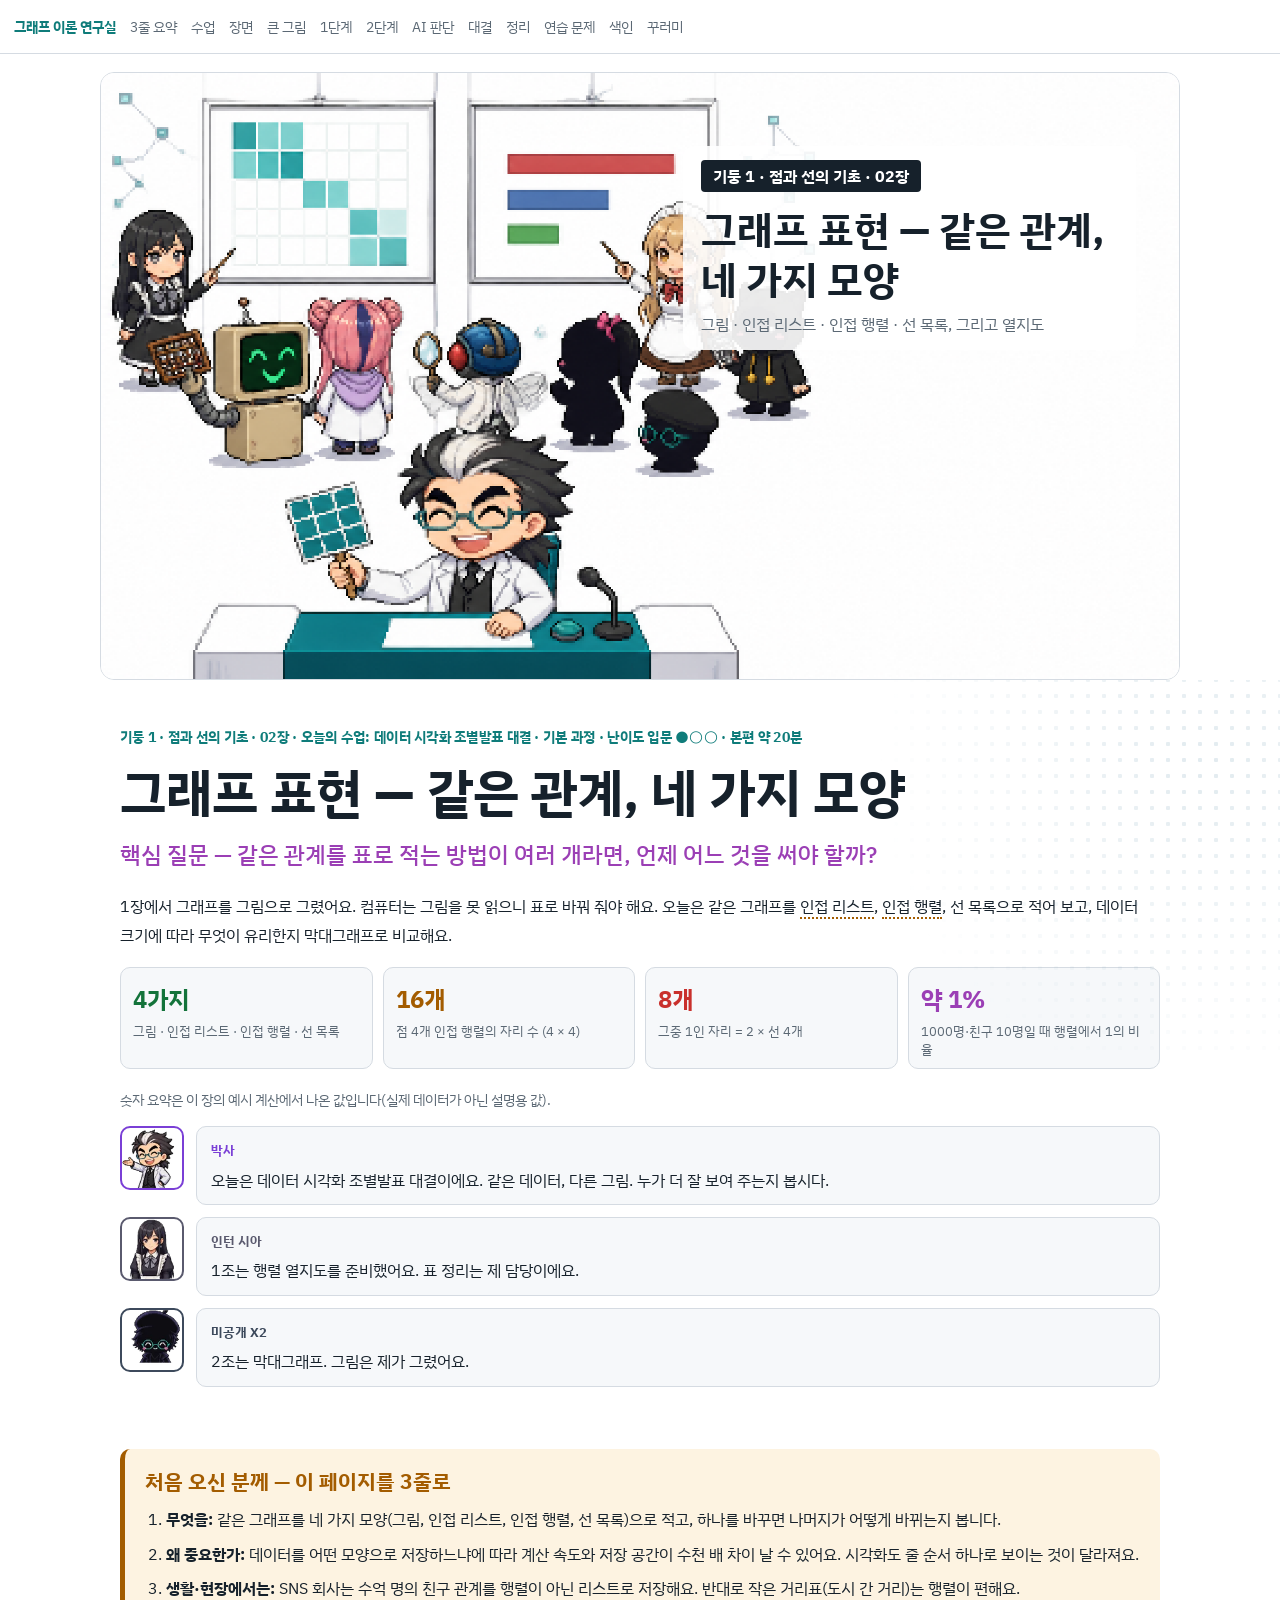
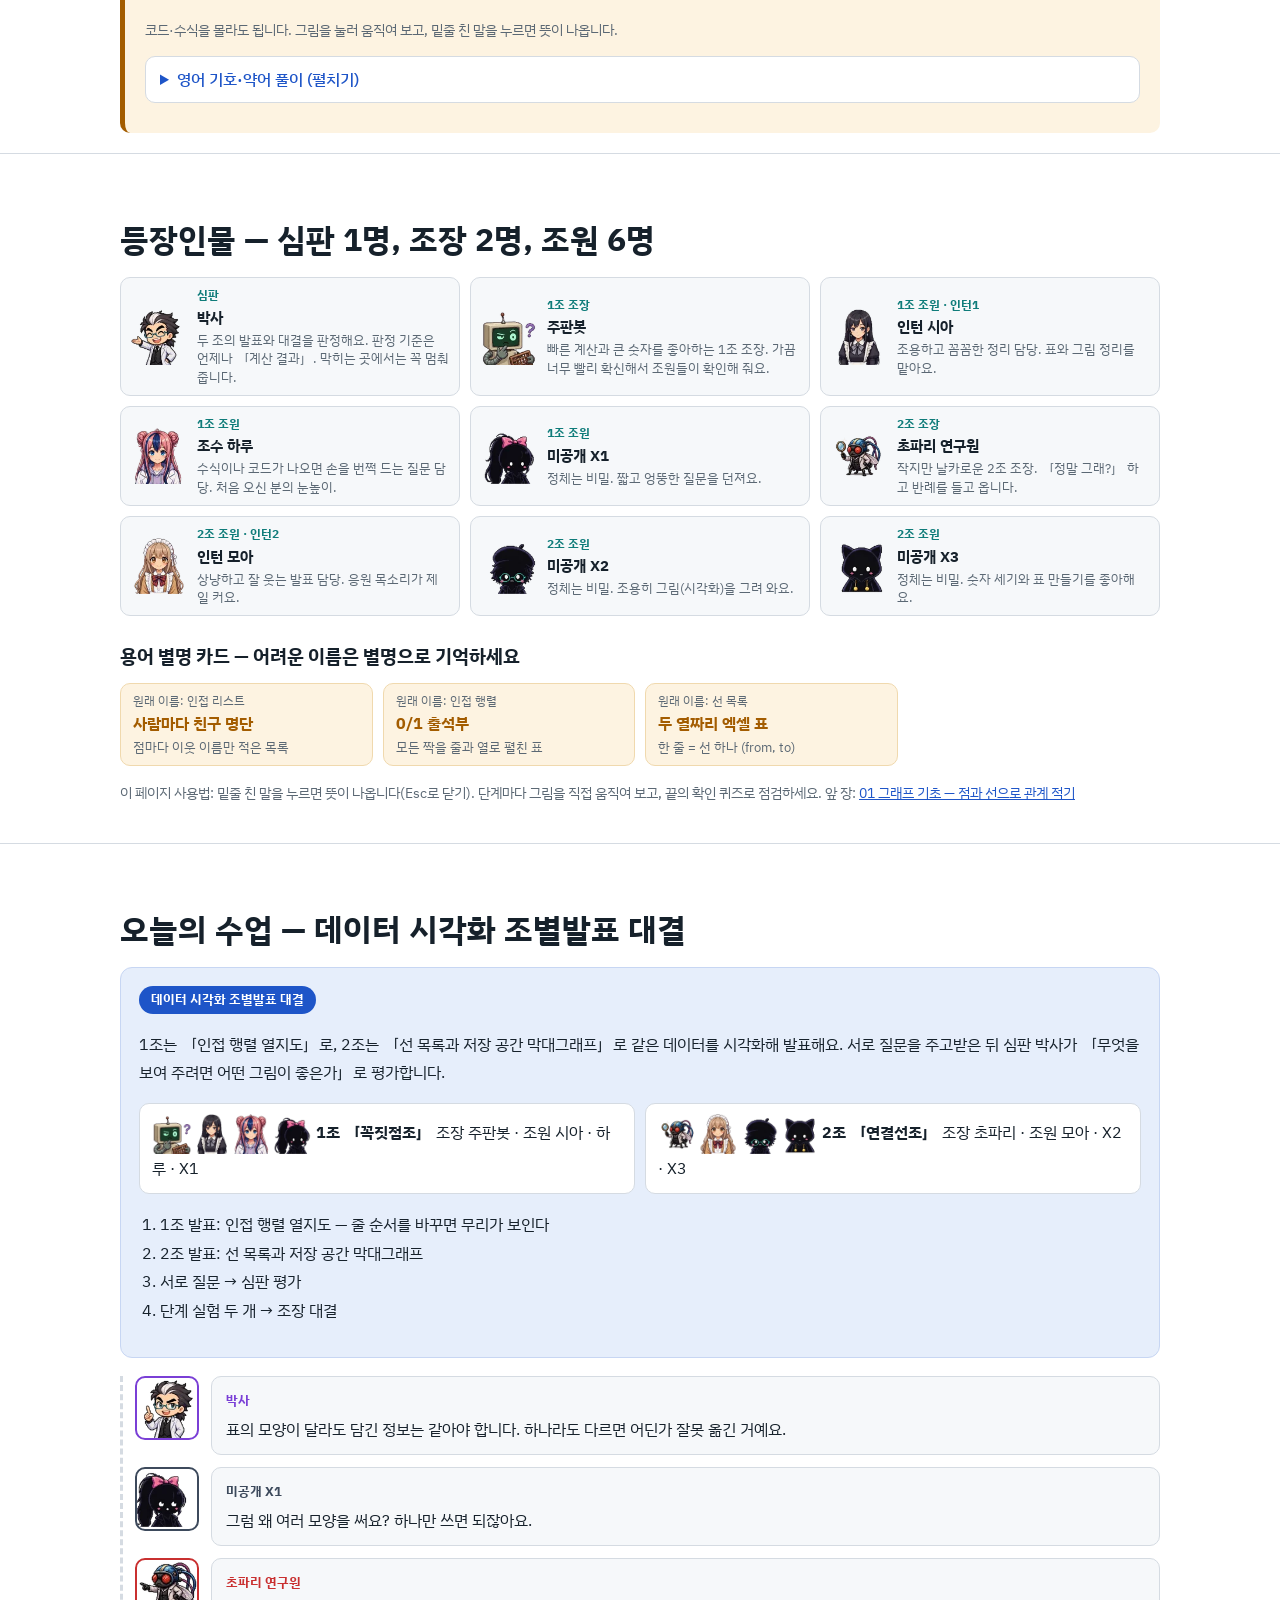
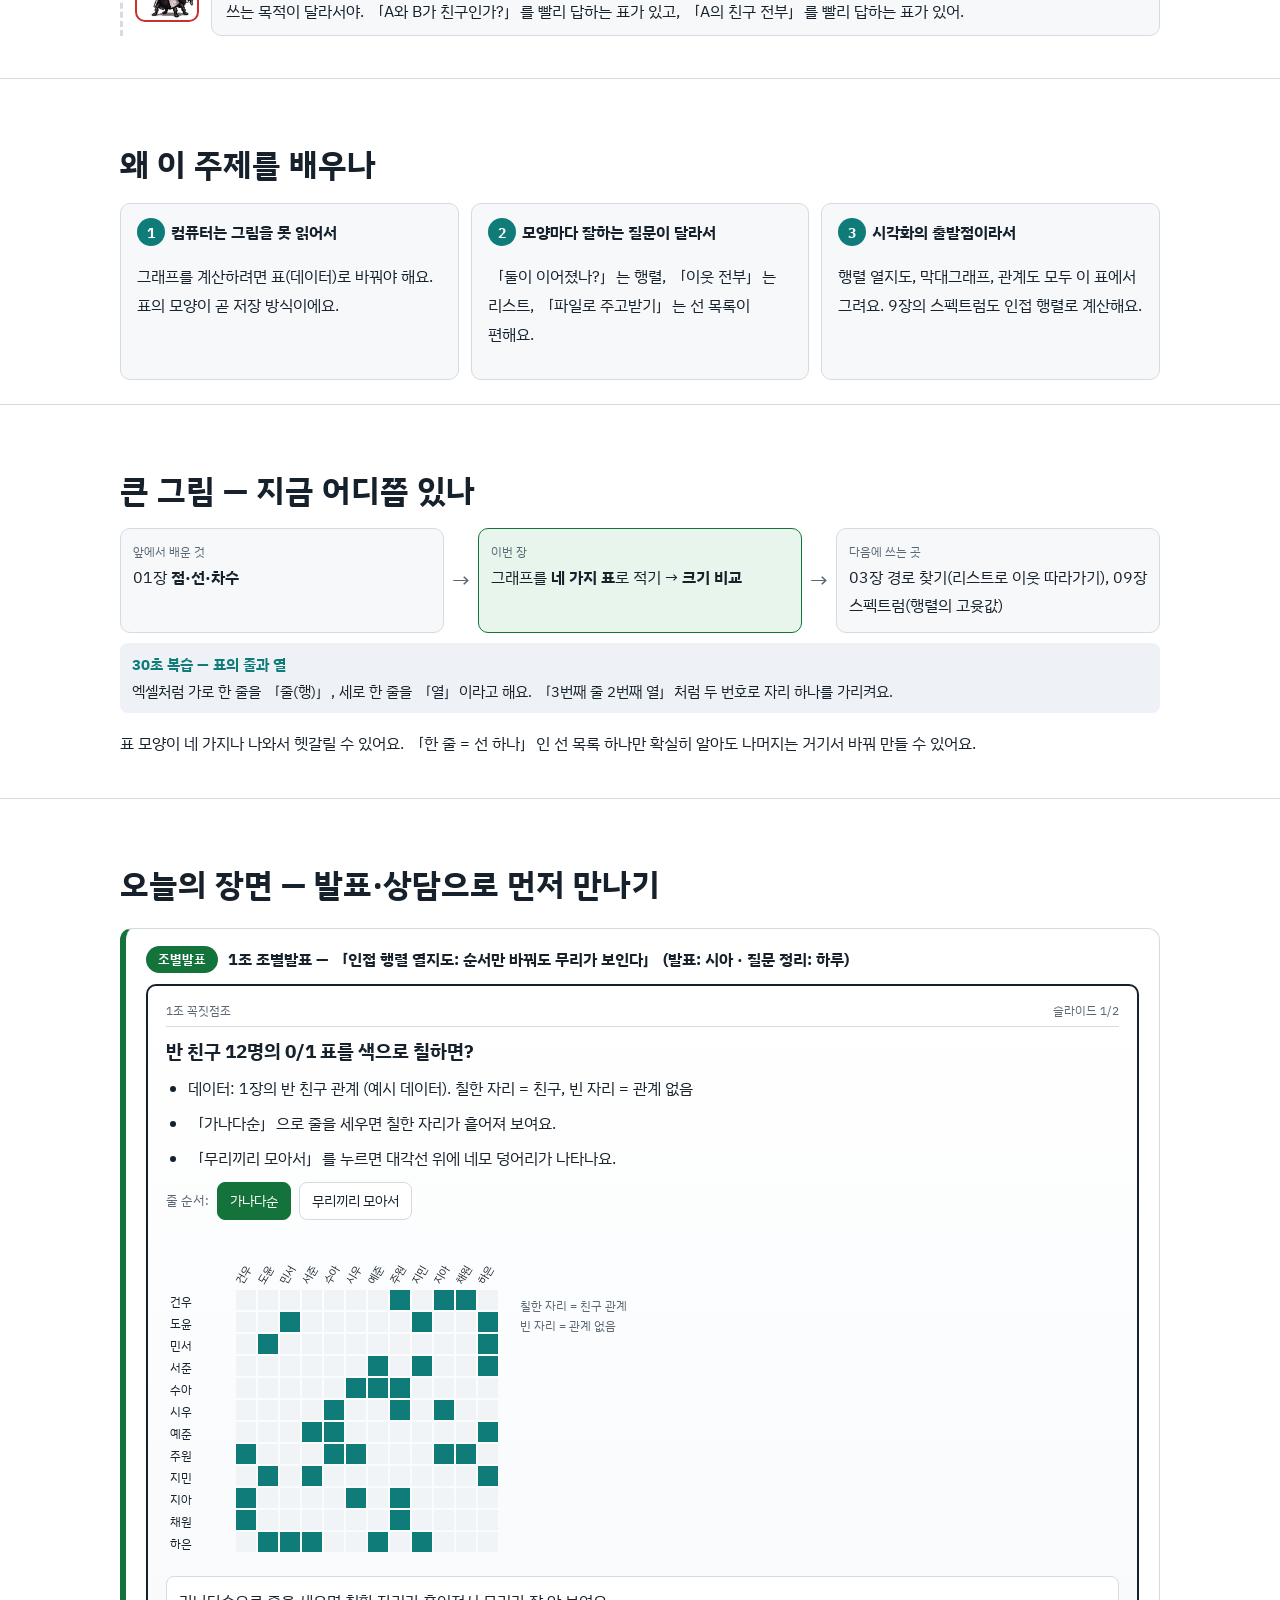
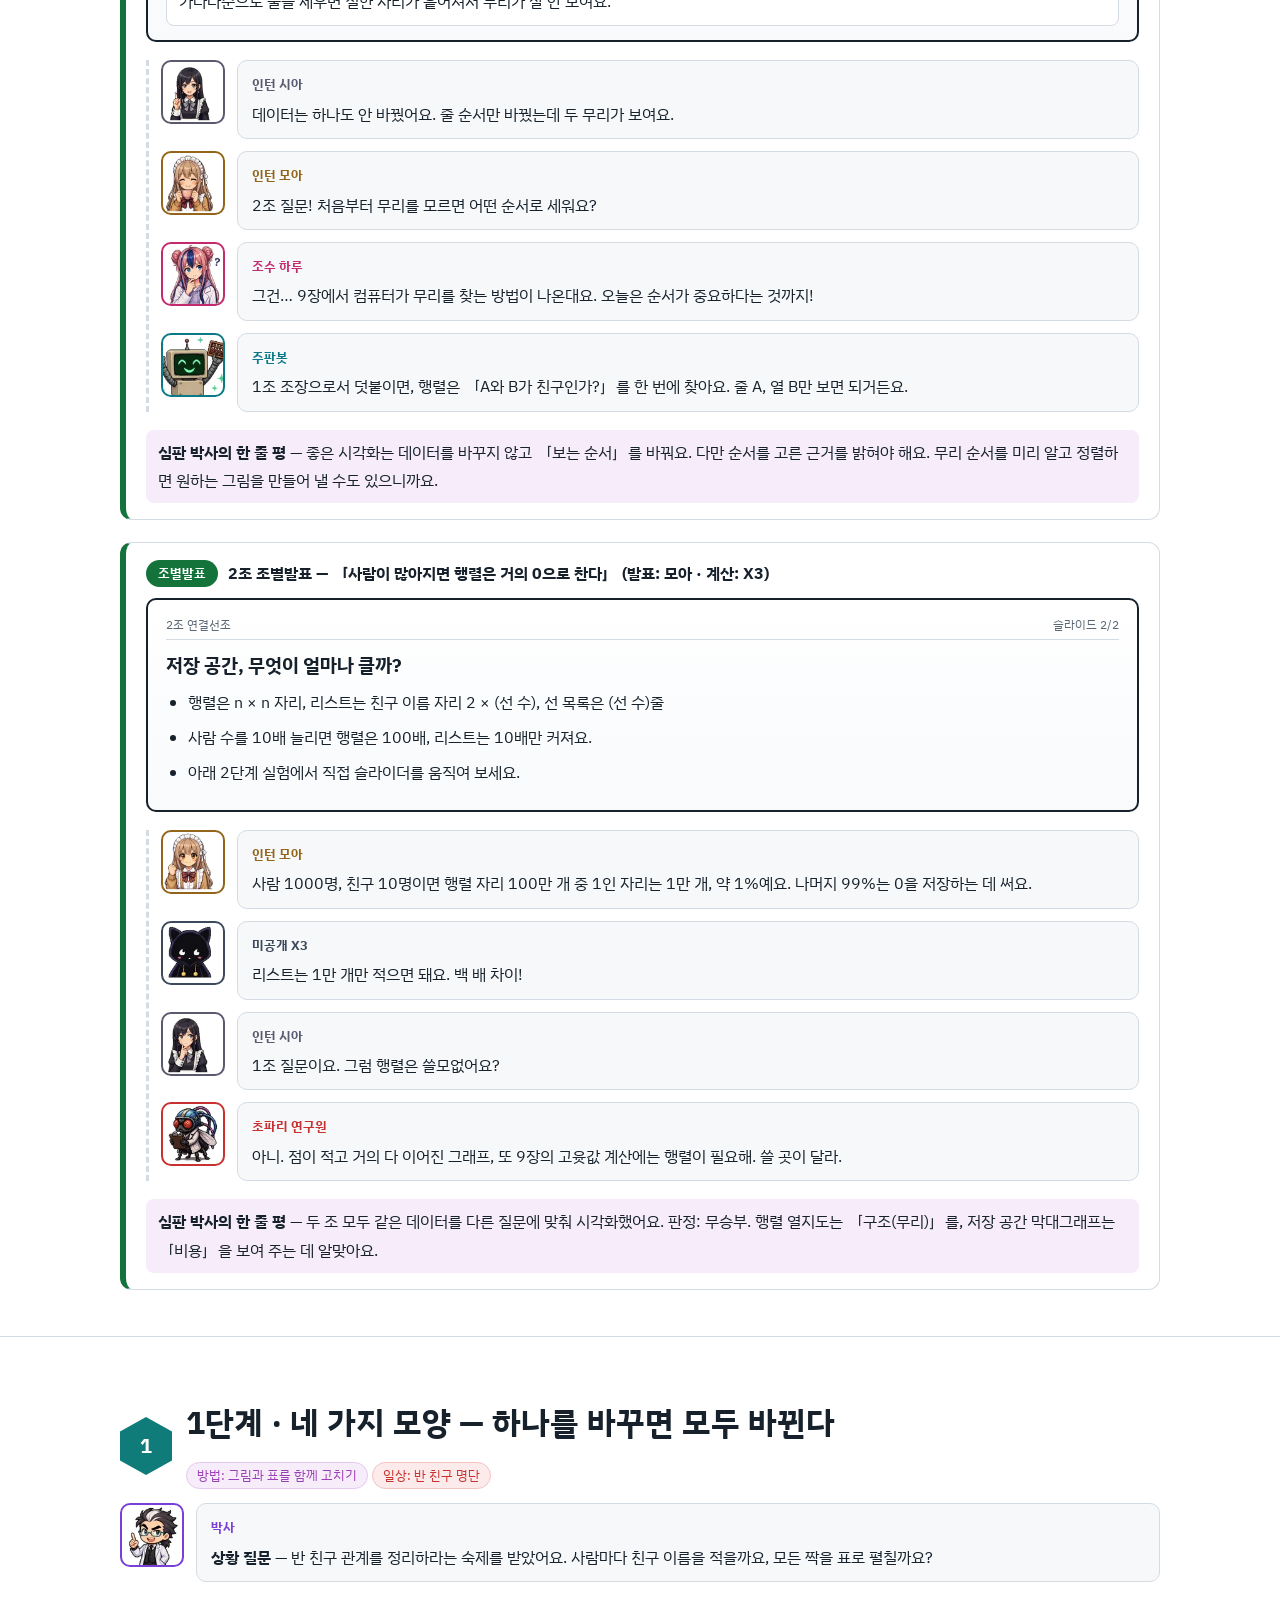
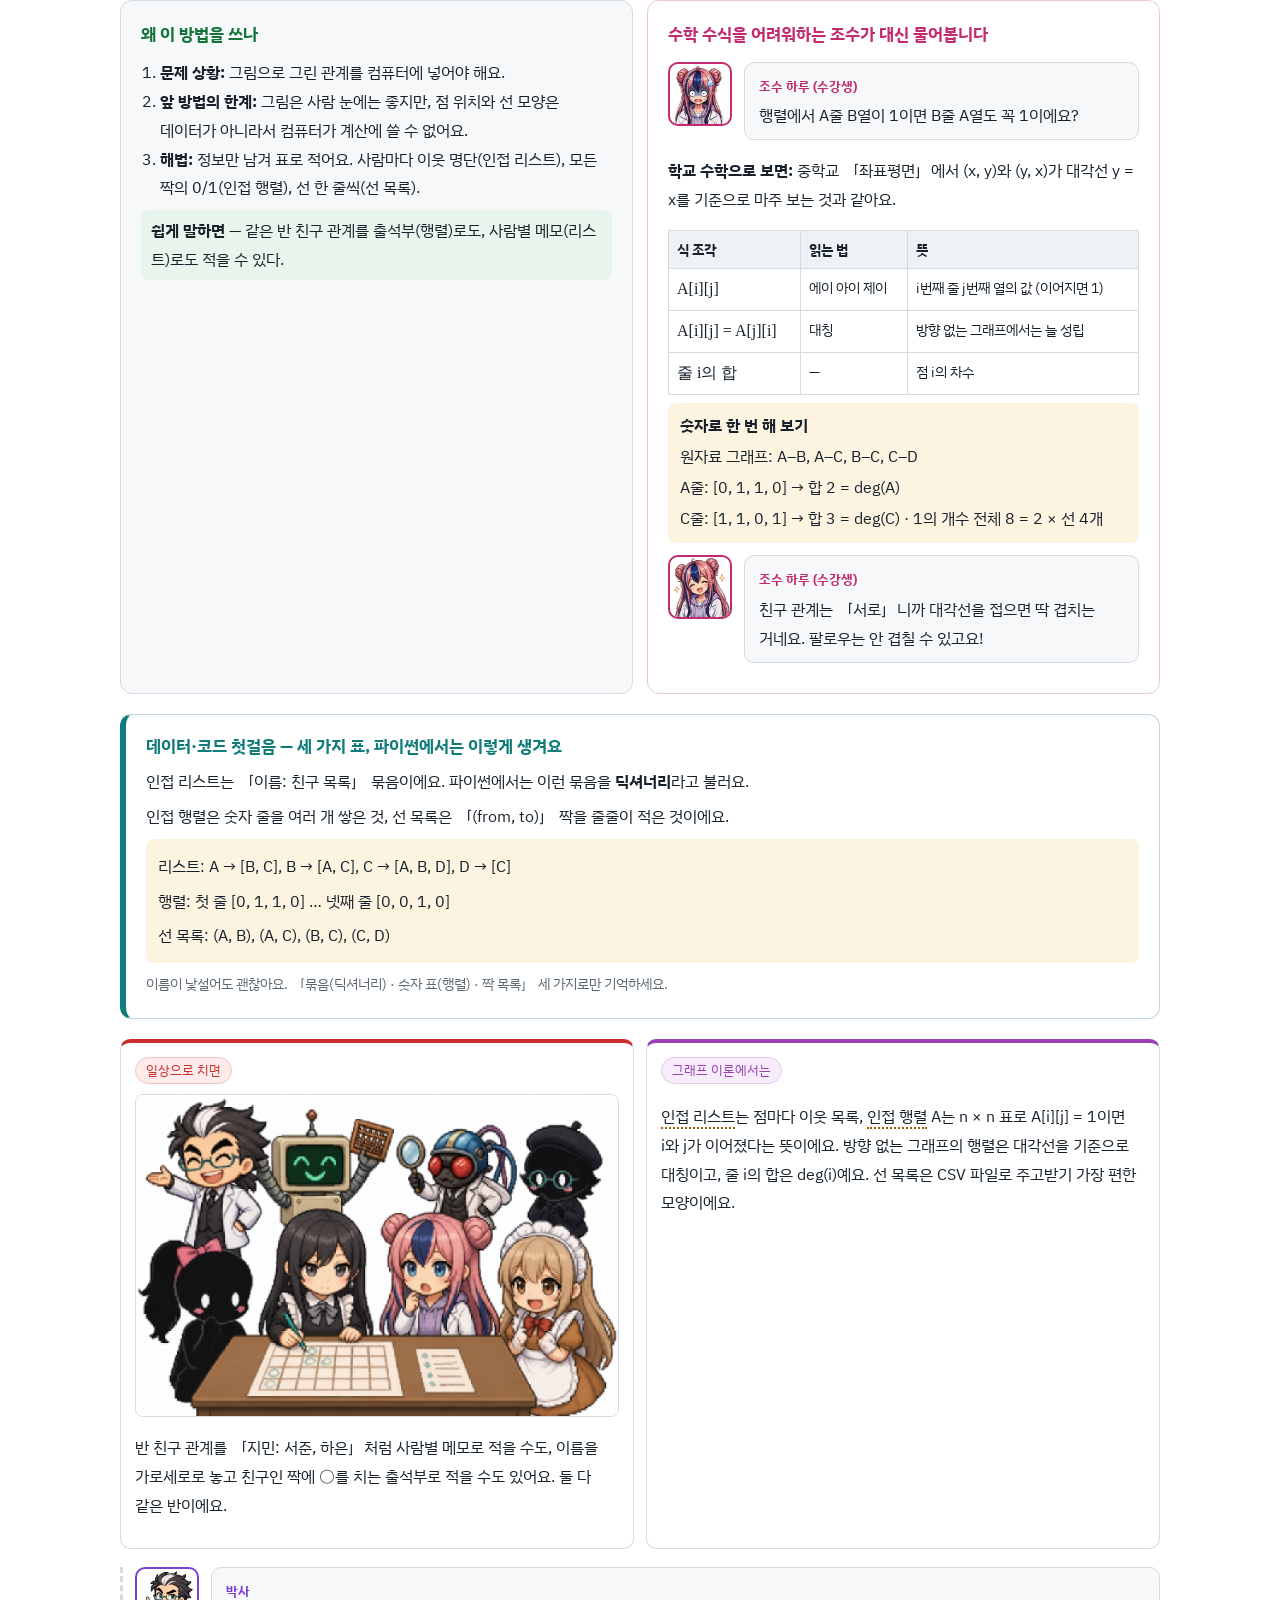
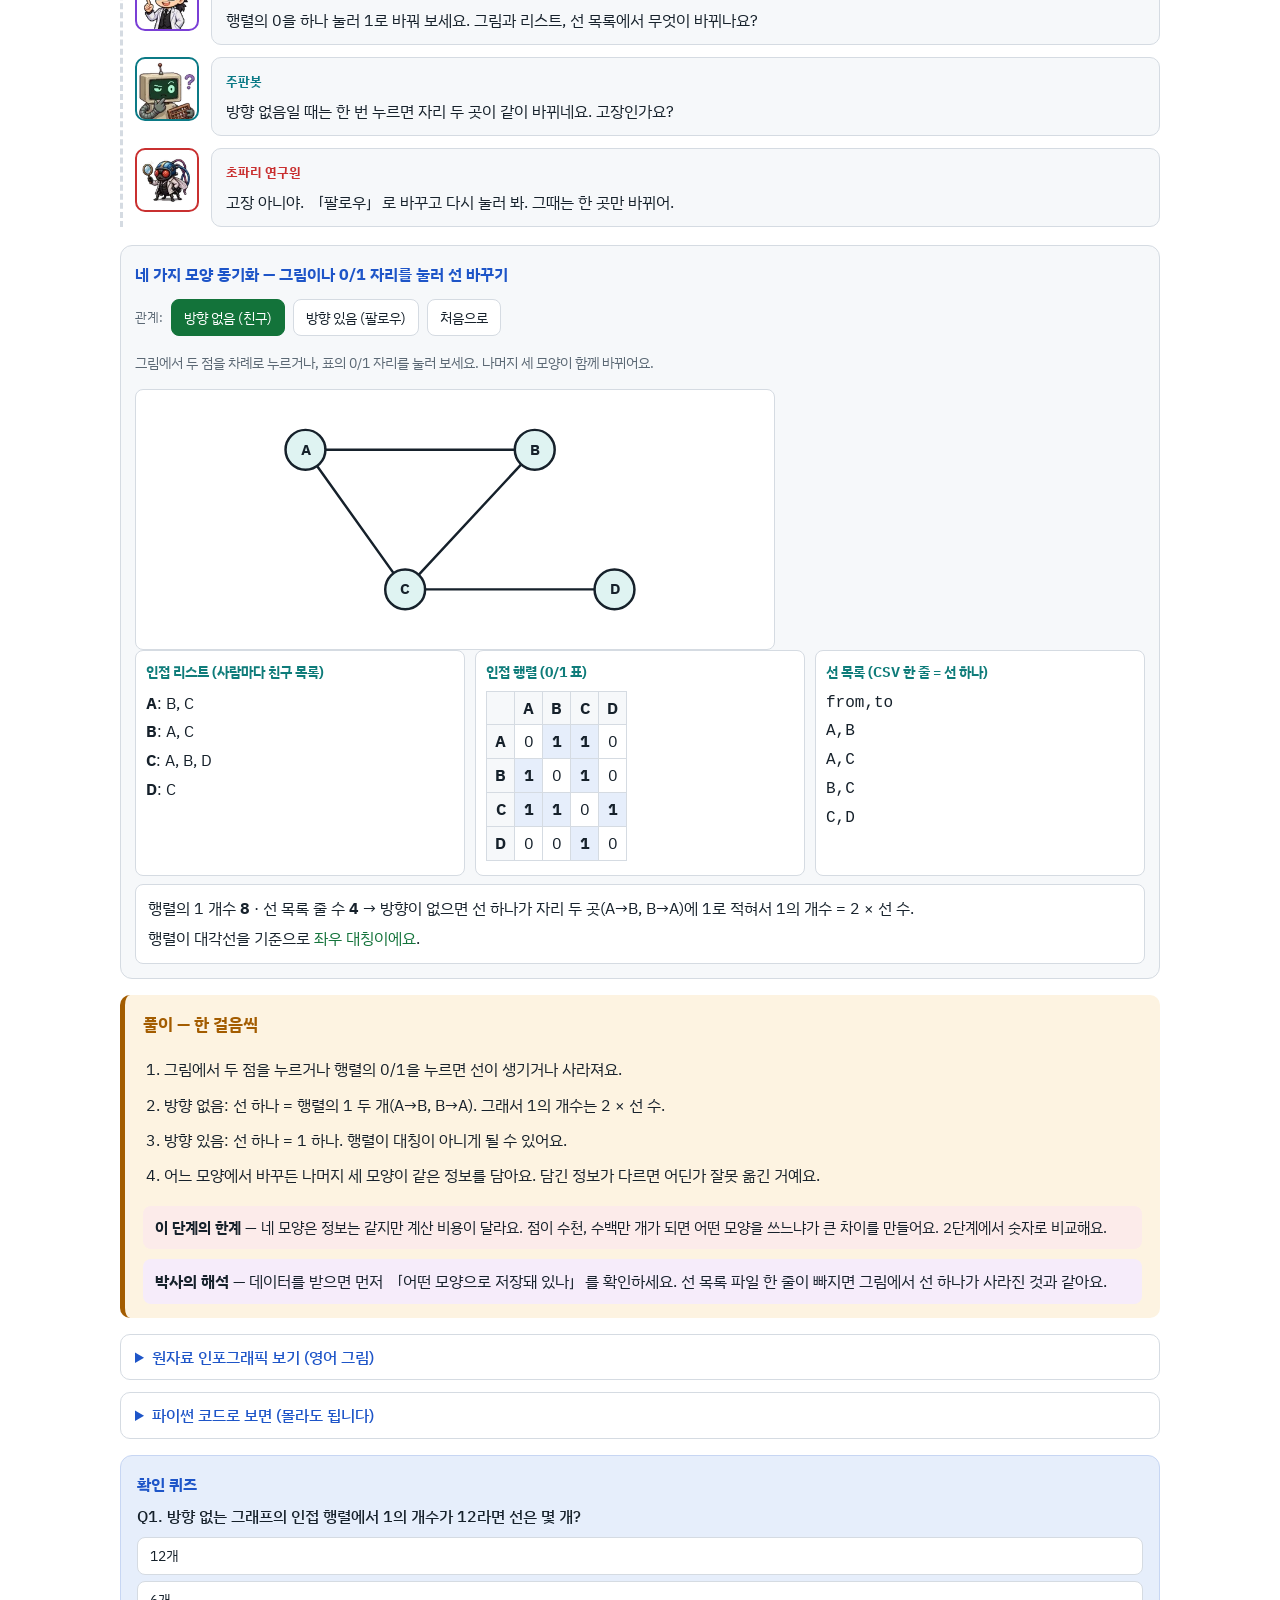
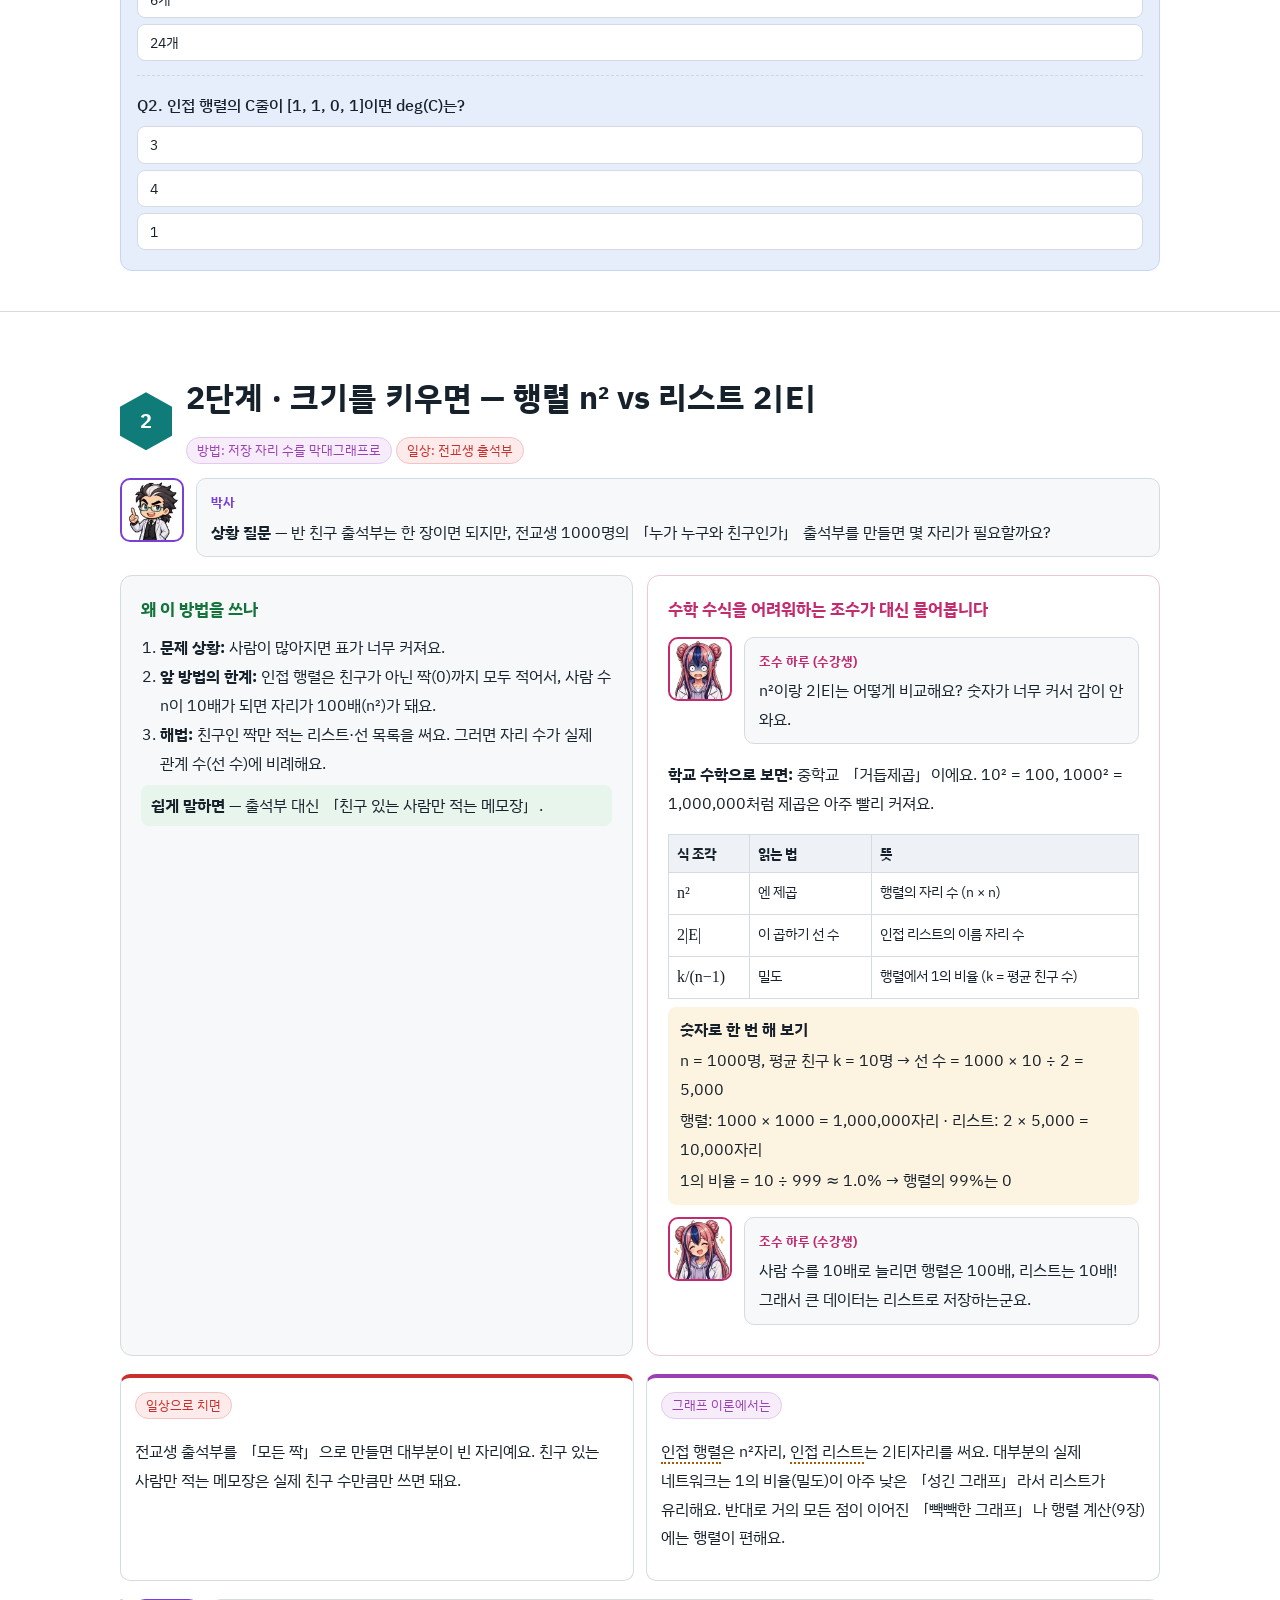
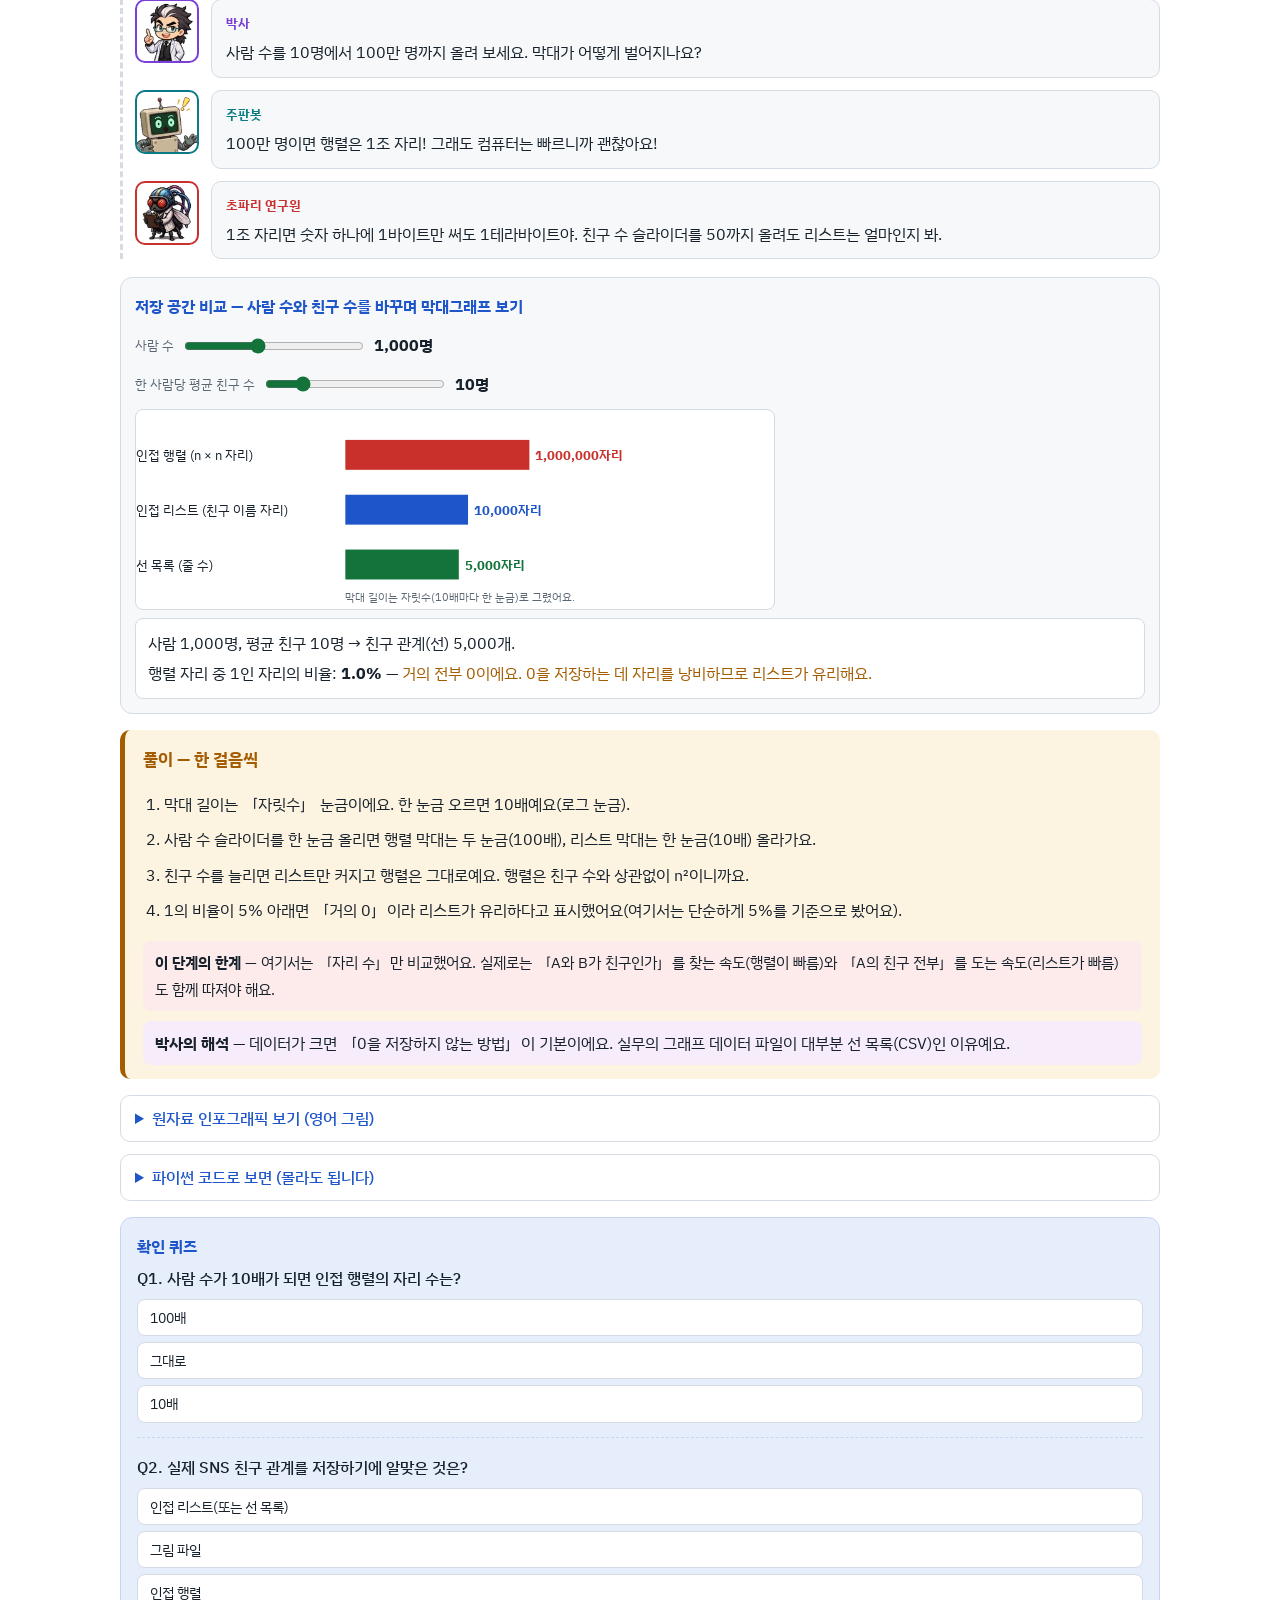
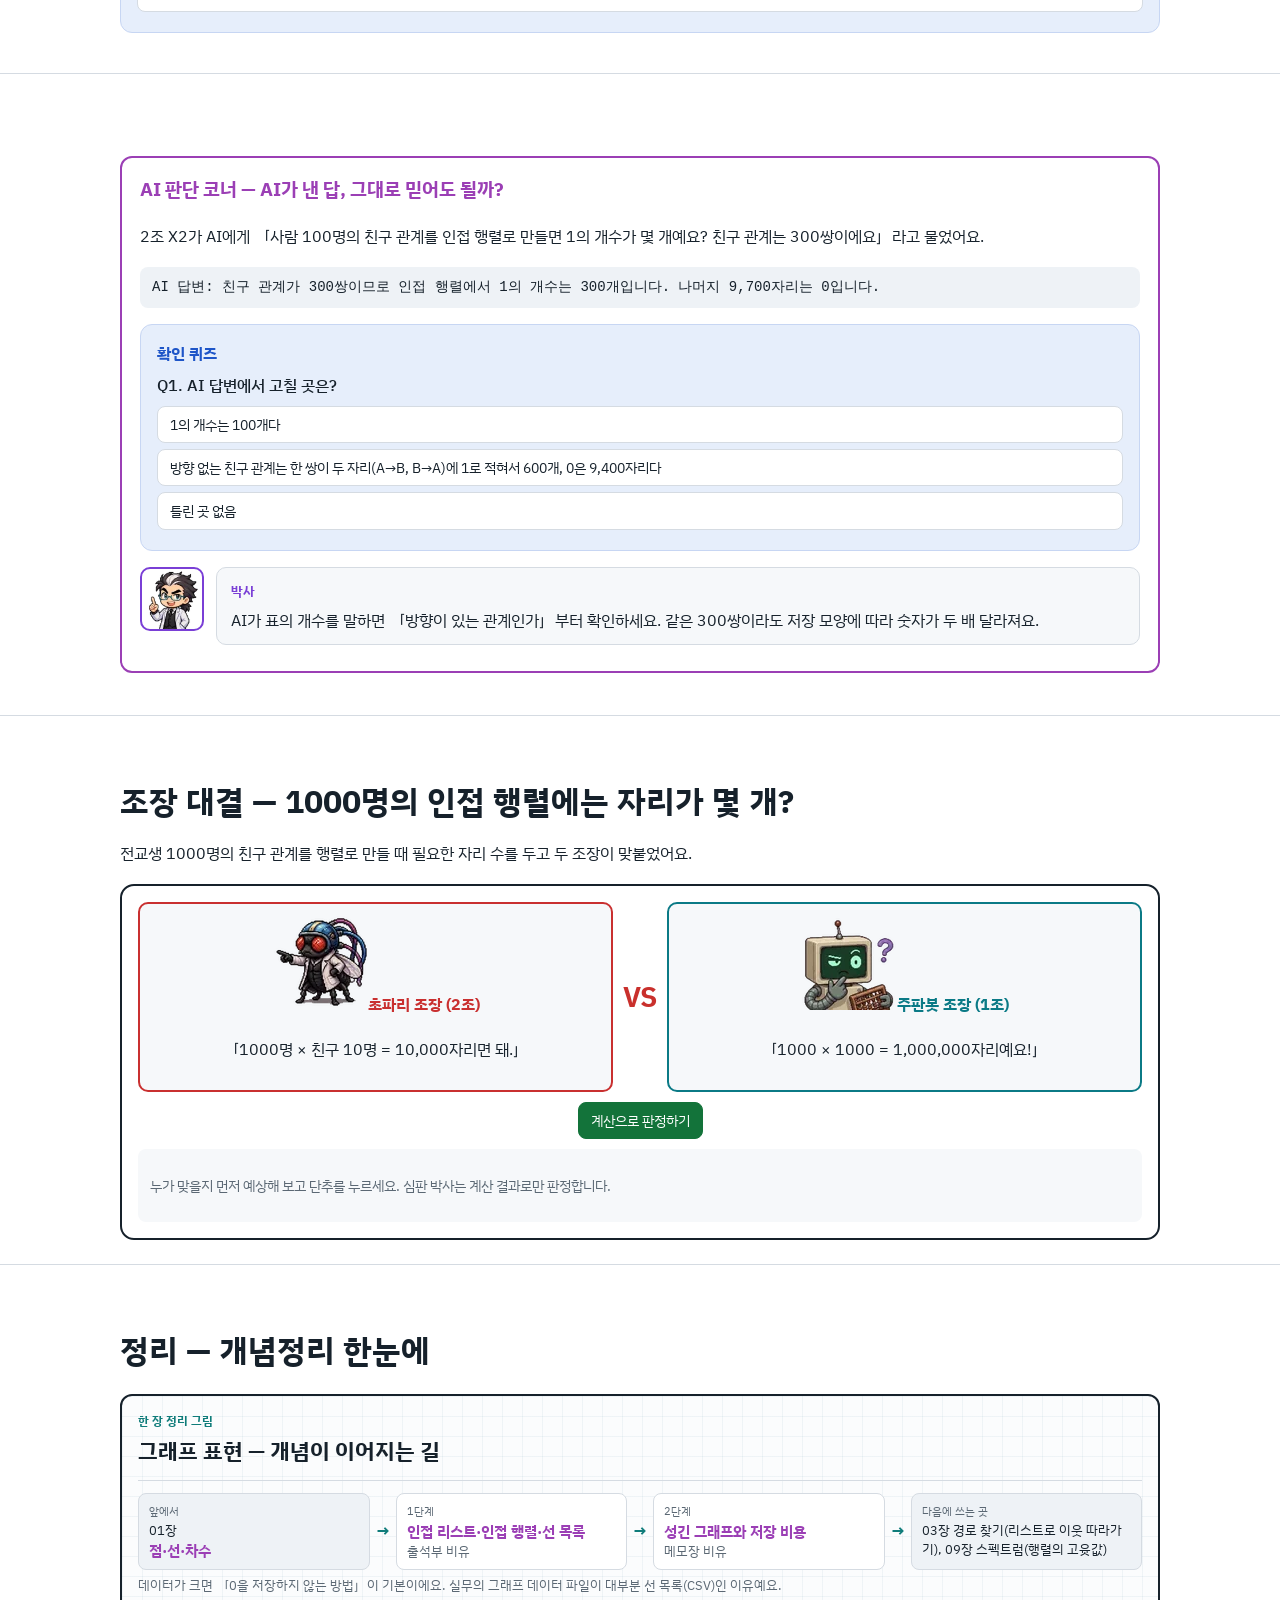
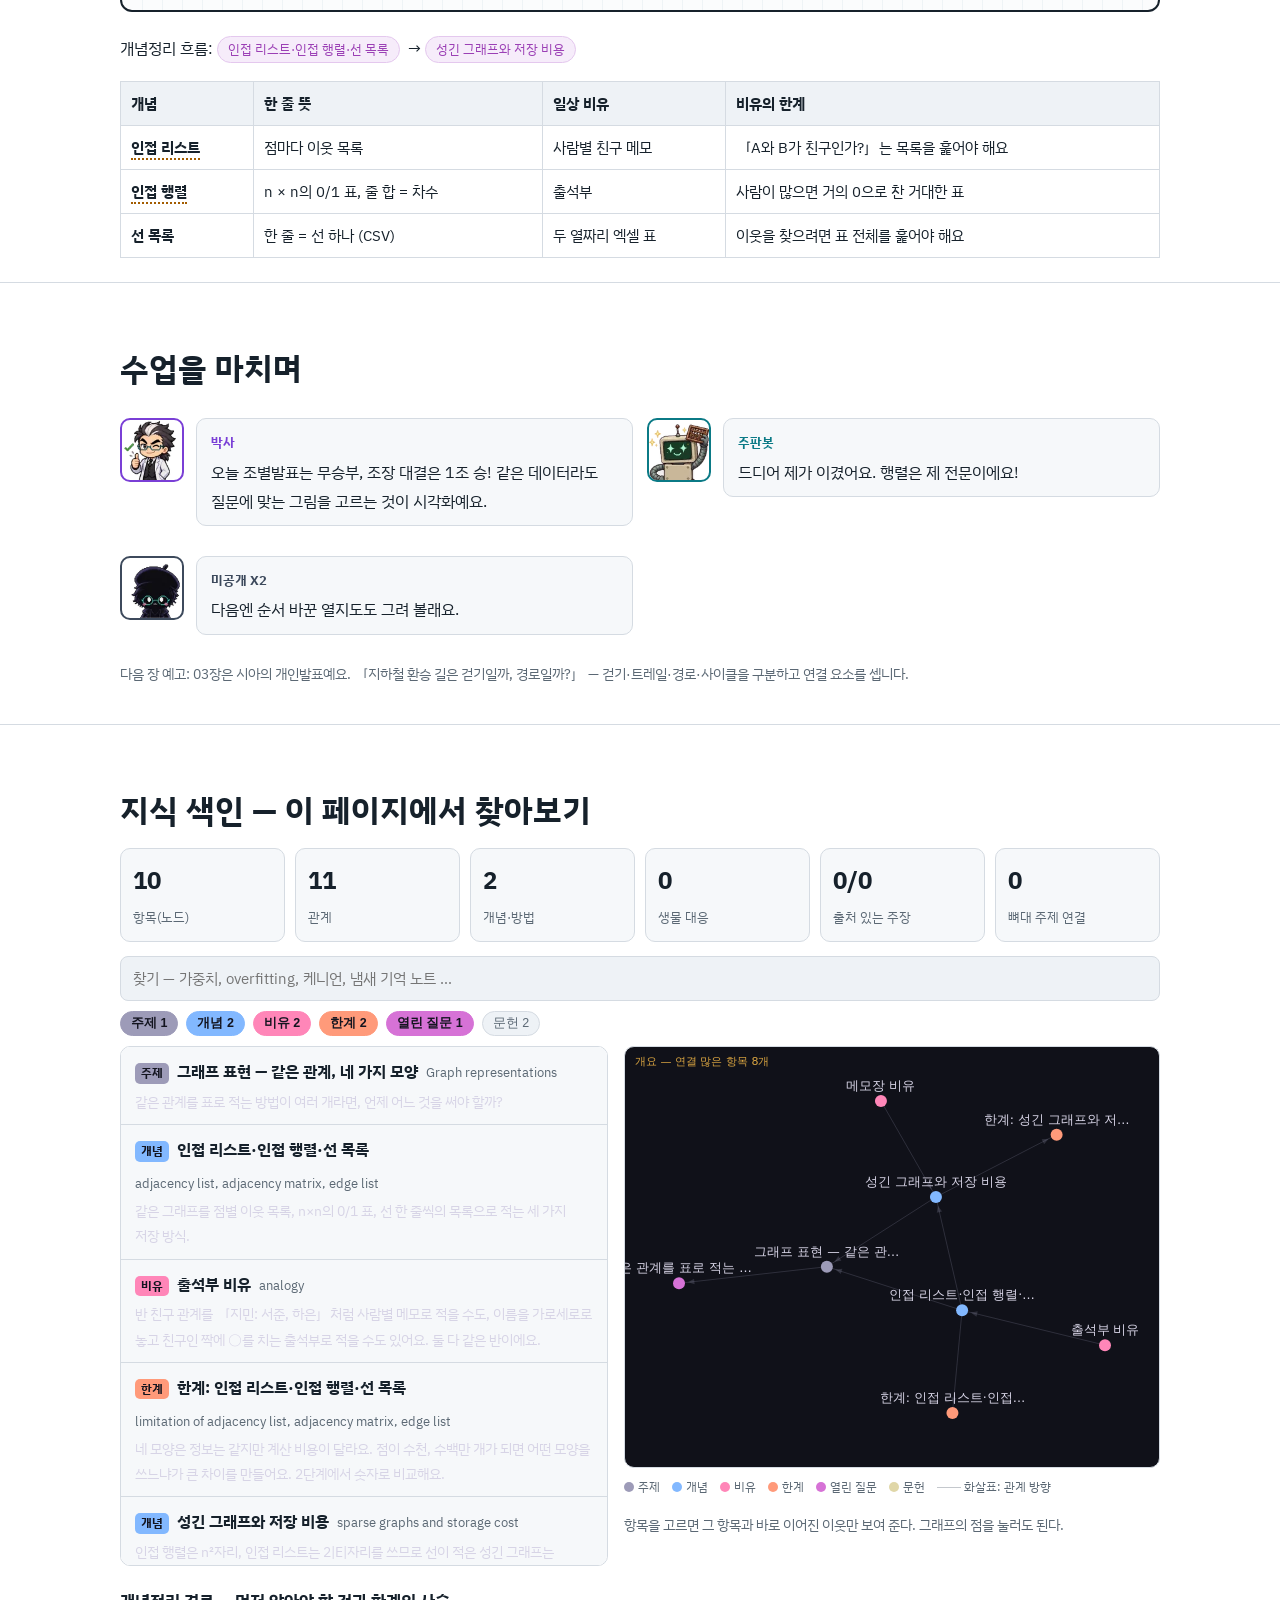
<file: 02_representations.html>
<!DOCTYPE html><html lang="ko"><head>
<meta charset="utf-8">
<meta name="viewport" content="width=device-width, initial-scale=1, viewport-fit=cover">
<title>02 그래프 표현 — 같은 관계, 네 가지 모양 — 그래프 이론 연구실 — 점과 선으로 관계를 보는 법</title>
<meta name="description" content="같은 관계를 표로 적는 방법이 여러 개라면, 언제 어느 것을 써야 할까?">
<meta property="og:title" content="02 그래프 표현 — 같은 관계, 네 가지 모양 — 그래프 이론 연구실 — 점과 선으로 관계를 보는 법">
<meta property="og:description" content="같은 관계를 표로 적는 방법이 여러 개라면, 언제 어느 것을 써야 할까?">
<meta property="og:type" content="article">
<meta property="og:image" content="img/og/og_02.webp">
<link rel="preconnect" href="https://fonts.googleapis.com"><link rel="preconnect" href="https://fonts.gstatic.com" crossorigin>
<link href="https://fonts.googleapis.com/css2?family=IBM+Plex+Sans+KR:wght@400;500;700&display=swap" rel="stylesheet">
<link rel="stylesheet" href="assets/lab.css">
<!-- px-fix v1 --><style id="px-fix">img{image-rendering:auto!important}</style><script id="px-fix-js">(function(){var R=window.ResizeObserver;function f(i){var n=i.naturalWidth,w=i.getBoundingClientRect().width;if(!n||!w)return;var s=w*(window.devicePixelRatio||1)/n;i.style.setProperty("image-rendering",s>=1.95?"pixelated":"auto","important")}var ro=R?new R(function(es){es.forEach(function(e){f(e.target)})}):null;function a(i){if(i.__px)return;i.__px=1;i.addEventListener("load",function(){f(i)});if(ro)ro.observe(i);f(i)}function all(r){(r||document).querySelectorAll&&(r||document).querySelectorAll("img").forEach(a)}function go(){all();if(window.MutationObserver)new MutationObserver(function(ms){ms.forEach(function(m){m.addedNodes.forEach(function(n){if(n.nodeType!==1)return;if(n.tagName==="IMG")a(n);else all(n)})})}).observe(document.documentElement,{childList:true,subtree:true});window.addEventListener("resize",function(){document.querySelectorAll("img").forEach(f)})}if(document.readyState==="loading")document.addEventListener("DOMContentLoaded",go);else go()})();</script><!-- /px-fix -->
</head><body>
<nav class="top" aria-label="이 페이지 목차"><a class="logo" href="index.html">그래프 이론 연구실</a><a href="#three">3줄 요약</a><a href="#class">수업</a><a href="#scene">장면</a><a href="#map">큰 그림</a><a href="#lv1">1단계</a><a href="#lv2">2단계</a><a href="#ai">AI 판단</a><a href="#duel">대결</a><a href="#sum">정리</a><a href="exercise/index.html#ex02">연습 문제</a><a href="#kg">색인</a><a href="#export">꾸러미</a></nav><div id="prog"></div>
<div class="cover has-img" id="top"><img class="cimg" src="img/cover/cover_02.webp" width="1920" height="1080" alt="그래프 표현 — 같은 관계, 네 가지 모양 표지 — 심판 박사, 조장 초파리와 주판봇, 인턴 시아"><div class="ctext"><span class="no">기둥 1 · 점과 선의 기초 · 02장</span><h1>그래프 표현 — 같은 관계, 네 가지 모양</h1><p>그림 · 인접 리스트 · 인접 행렬 · 선 목록, 그리고 열지도</p></div></div>
<header class="hero"><div class="wrap">
<div class="kicker">기둥 1 · 점과 선의 기초 · 02장 · 오늘의 수업: 데이터 시각화 조별발표 대결 · 기본 과정 · 난이도 입문 ●○○ · 본편 약 20분</div>
<h1>그래프 표현 — 같은 관계, 네 가지 모양</h1>
<p class="q">핵심 질문 — 같은 관계를 표로 적는 방법이 여러 개라면, 언제 어느 것을 써야 할까?</p>
<p>1장에서 그래프를 그림으로 그렸어요. 컴퓨터는 그림을 못 읽으니 표로 바꿔 줘야 해요. 오늘은 같은 그래프를 <span class="jt" data-t="인접 리스트" data-d="점마다 이어진 이웃의 목록을 적은 저장 방식.">인접 리스트</span>, <span class="jt" data-t="인접 행렬" data-d="점 i와 j가 이어지면 i줄 j열에 1, 아니면 0을 적은 n×n 표.">인접 행렬</span>, 선 목록으로 적어 보고, 데이터 크기에 따라 무엇이 유리한지 막대그래프로 비교해요.</p>
<div class="kpis"><div class="kpi g"><b>4가지</b><span>그림 · 인접 리스트 · 인접 행렬 · 선 목록</span></div><div class="kpi a"><b>16개</b><span>점 4개 인접 행렬의 자리 수 (4 × 4)</span></div><div class="kpi r"><b>8개</b><span>그중 1인 자리 = 2 × 선 4개</span></div><div class="kpi m"><b>약 1%</b><span>1000명·친구 10명일 때 행렬에서 1의 비율</span></div></div>
<p class="note">숫자 요약은 이 장의 예시 계산에서 나온 값입니다(실제 데이터가 아닌 설명용 값).</p>
<div class="say" data-who="doc"><img class="who" data-who="doc" data-mood="front" alt="" aria-hidden="true"><div><b class="name">박사</b><p>오늘은 데이터 시각화 조별발표 대결이에요. 같은 데이터, 다른 그림. 누가 더 잘 보여 주는지 봅시다.</p></div></div><div class="say" data-who="sia"><img class="who" data-who="sia" data-mood="e13" alt="" aria-hidden="true"><div><b class="name">인턴 시아</b><p>1조는 행렬 열지도를 준비했어요. 표 정리는 제 담당이에요.</p></div></div><div class="say" data-who="x2"><img class="who" data-who="x2" data-mood="e16" alt="" aria-hidden="true"><div><b class="name">미공개 X2</b><p>2조는 막대그래프. 그림은 제가 그렸어요.</p></div></div>
</div></header>
<div class="wrap"><div class="three" id="three"><h2>처음 오신 분께 — 이 페이지를 3줄로</h2><ol>
<li><b>무엇을:</b> 같은 그래프를 네 가지 모양(그림, 인접 리스트, 인접 행렬, 선 목록)으로 적고, 하나를 바꾸면 나머지가 어떻게 바뀌는지 봅니다.</li><li><b>왜 중요한가:</b> 데이터를 어떤 모양으로 저장하느냐에 따라 계산 속도와 저장 공간이 수천 배 차이 날 수 있어요. 시각화도 줄 순서 하나로 보이는 것이 달라져요.</li><li><b>생활·현장에서는:</b> SNS 회사는 수억 명의 친구 관계를 행렬이 아닌 리스트로 저장해요. 반대로 작은 거리표(도시 간 거리)는 행렬이 편해요.</li></ol>
<p class="note">코드·수식을 몰라도 됩니다. 그림을 눌러 움직여 보고, 밑줄 친 말을 누르면 뜻이 나옵니다.</p>
<details><summary>영어 기호·약어 풀이 (펼치기)</summary><ul><li><b>A (인접 행렬)</b> — Adjacency matrix — 점 i와 j가 이어지면 1, 아니면 0인 표</li><li><b>CSV</b> — 쉼표로 나눈 글자 표 파일 (Comma-Separated Values)</li><li><b>n</b> — 점의 개수</li><li><b>n²</b> — n × n, 행렬의 자리 수</li></ul></details>
</div></div>
<section class="level" id="cast"><div class="wrap"><h2>등장인물 — 심판 1명, 조장 2명, 조원 6명</h2>
<div class="cast"><div><img class="" data-who="doc" data-mood="front" alt="" aria-hidden="true"><div><span class="role">심판</span><b>박사</b><span>두 조의 발표와 대결을 판정해요. 판정 기준은 언제나 「계산 결과」. 막히는 곳에서는 꼭 멈춰 줍니다.</span></div></div><div><img class="" data-who="robo" data-mood="calc" alt="" aria-hidden="true"><div><span class="role">1조 조장</span><b>주판봇</b><span>빠른 계산과 큰 숫자를 좋아하는 1조 조장. 가끔 너무 빨리 확신해서 조원들이 확인해 줘요.</span></div></div><div><img class="" data-who="sia" data-mood="e13" alt="" aria-hidden="true"><div><span class="role">1조 조원 · 인턴1</span><b>인턴 시아</b><span>조용하고 꼼꼼한 정리 담당. 표와 그림 정리를 맡아요.</span></div></div><div><img class="" data-who="asst" data-mood="e13" alt="" aria-hidden="true"><div><span class="role">1조 조원</span><b>조수 하루</b><span>수식이나 코드가 나오면 손을 번쩍 드는 질문 담당. 처음 오신 분의 눈높이.</span></div></div><div><img class="" data-who="x1" data-mood="e13" alt="" aria-hidden="true"><div><span class="role">1조 조원</span><b>미공개 X1</b><span>정체는 비밀. 짧고 엉뚱한 질문을 던져요.</span></div></div><div><img class="" data-who="fly" data-mood="magnify" alt="" aria-hidden="true"><div><span class="role">2조 조장</span><b>초파리 연구원</b><span>작지만 날카로운 2조 조장. 「정말 그래?」 하고 반례를 들고 옵니다.</span></div></div><div><img class="" data-who="moa" data-mood="e13" alt="" aria-hidden="true"><div><span class="role">2조 조원 · 인턴2</span><b>인턴 모아</b><span>상냥하고 잘 웃는 발표 담당. 응원 목소리가 제일 커요.</span></div></div><div><img class="" data-who="x2" data-mood="e13" alt="" aria-hidden="true"><div><span class="role">2조 조원</span><b>미공개 X2</b><span>정체는 비밀. 조용히 그림(시각화)을 그려 와요.</span></div></div><div><img class="" data-who="x3" data-mood="e13" alt="" aria-hidden="true"><div><span class="role">2조 조원</span><b>미공개 X3</b><span>정체는 비밀. 숫자 세기와 표 만들기를 좋아해요.</span></div></div></div>
<h3>용어 별명 카드 — 어려운 이름은 별명으로 기억하세요</h3><div class="nick"><div><span class="role">원래 이름: 인접 리스트</span><b>사람마다 친구 명단</b><span>점마다 이웃 이름만 적은 목록</span></div><div><span class="role">원래 이름: 인접 행렬</span><b>0/1 출석부</b><span>모든 짝을 줄과 열로 펼친 표</span></div><div><span class="role">원래 이름: 선 목록</span><b>두 열짜리 엑셀 표</b><span>한 줄 = 선 하나 (from, to)</span></div></div>
<p class="note">이 페이지 사용법: 밑줄 친 말을 누르면 뜻이 나옵니다(Esc로 닫기). 단계마다 그림을 직접 움직여 보고, 끝의 확인 퀴즈로 점검하세요. 앞 장: <a href="01_graph_fundamentals.html">01 그래프 기초 — 점과 선으로 관계 적기</a></p>
</div></section>
<section class="level" id="class"><div class="wrap"><h2>오늘의 수업 — 데이터 시각화 조별발표 대결</h2>
<div class="klass"><span class="fmt">데이터 시각화 조별발표 대결</span><p>1조는 「인접 행렬 열지도」로, 2조는 「선 목록과 저장 공간 막대그래프」로 같은 데이터를 시각화해 발표해요. 서로 질문을 주고받은 뒤 심판 박사가 「무엇을 보여 주려면 어떤 그림이 좋은가」로 평가합니다.</p><div class="groups"><div><img class="" data-who="robo" data-mood="calc" alt="" aria-hidden="true"><img class="" data-who="sia" data-mood="e13" alt="" aria-hidden="true"><img class="" data-who="asst" data-mood="e13" alt="" aria-hidden="true"><img class="" data-who="x1" data-mood="e13" alt="" aria-hidden="true"> <b>1조 「꼭짓점조」</b> 조장 주판봇 · 조원 시아 · 하루 · X1</div><div><img class="" data-who="fly" data-mood="magnify" alt="" aria-hidden="true"><img class="" data-who="moa" data-mood="e13" alt="" aria-hidden="true"><img class="" data-who="x2" data-mood="e13" alt="" aria-hidden="true"><img class="" data-who="x3" data-mood="e13" alt="" aria-hidden="true"> <b>2조 「연결선조」</b> 조장 초파리 · 조원 모아 · X2 · X3</div></div><ol><li>1조 발표: 인접 행렬 열지도 — 줄 순서를 바꾸면 무리가 보인다</li><li>2조 발표: 선 목록과 저장 공간 막대그래프</li><li>서로 질문 → 심판 평가</li><li>단계 실험 두 개 → 조장 대결</li></ol></div>
<div class="talk"><div class="say" data-who="doc"><img class="who" data-who="doc" data-mood="board" alt="" aria-hidden="true"><div><b class="name">박사</b><p>표의 모양이 달라도 담긴 정보는 같아야 합니다. 하나라도 다르면 어딘가 잘못 옮긴 거예요.</p></div></div><div class="say" data-who="x1"><img class="who" data-who="x1" data-mood="e09" alt="" aria-hidden="true"><div><b class="name">미공개 X1</b><p>그럼 왜 여러 모양을 써요? 하나만 쓰면 되잖아요.</p></div></div><div class="say" data-who="fly"><img class="who" data-who="fly" data-mood="point" alt="" aria-hidden="true"><div><b class="name">초파리 연구원</b><p>쓰는 목적이 달라서야. 「A와 B가 친구인가?」를 빨리 답하는 표가 있고, 「A의 친구 전부」를 빨리 답하는 표가 있어.</p></div></div></div></div></section>
<section class="level" id="why"><div class="wrap"><h2>왜 이 주제를 배우나</h2><div class="steps"><div><b class="n">1</b><b>컴퓨터는 그림을 못 읽어서</b><p>그래프를 계산하려면 표(데이터)로 바꿔야 해요. 표의 모양이 곧 저장 방식이에요.</p></div><div><b class="n">2</b><b>모양마다 잘하는 질문이 달라서</b><p>「둘이 이어졌나?」는 행렬, 「이웃 전부」는 리스트, 「파일로 주고받기」는 선 목록이 편해요.</p></div><div><b class="n">3</b><b>시각화의 출발점이라서</b><p>행렬 열지도, 막대그래프, 관계도 모두 이 표에서 그려요. 9장의 스펙트럼도 인접 행렬로 계산해요.</p></div></div></div></section>
<section class="level" id="map"><div class="wrap"><h2>큰 그림 — 지금 어디쯤 있나</h2>
<div class="map3"><div><small>앞에서 배운 것</small>01장 <b>점·선·차수</b></div><i aria-hidden="true">→</i><div class="now"><small>이번 장</small>그래프를 <b>네 가지 표</b>로 적기 → <b>크기 비교</b></div><i aria-hidden="true">→</i><div><small>다음에 쓰는 곳</small>03장 경로 찾기(리스트로 이웃 따라가기), 09장 스펙트럼(행렬의 고윳값)</div></div>
<div class="recap"><b>30초 복습 — 표의 줄과 열</b><br>엑셀처럼 가로 한 줄을 「줄(행)」, 세로 한 줄을 「열」이라고 해요. 「3번째 줄 2번째 열」처럼 두 번호로 자리 하나를 가리켜요.</div><p>표 모양이 네 가지나 나와서 헷갈릴 수 있어요. 「한 줄 = 선 하나」인 선 목록 하나만 확실히 알아도 나머지는 거기서 바꿔 만들 수 있어요.</p></div></section>
<section class="level" id="scene"><div class="wrap"><h2>오늘의 장면 — 발표·상담으로 먼저 만나기</h2><div class="scene-card g"><div class="sc-head"><span class="sc-tag">조별발표</span><b>1조 조별발표 — 「인접 행렬 열지도: 순서만 바꿔도 무리가 보인다」 (발표: 시아 · 질문 정리: 하루)</b></div><div class="slide"><div class="sl-top"><span>1조 꼭짓점조</span><span>슬라이드 1/2</span></div><h3>반 친구 12명의 0/1 표를 색으로 칠하면?</h3><ul><li>데이터: 1장의 반 친구 관계 (예시 데이터). 칠한 자리 = 친구, 빈 자리 = 관계 없음</li><li>「가나다순」으로 줄을 세우면 칠한 자리가 흩어져 보여요.</li><li>「무리끼리 모아서」를 누르면 대각선 위에 네모 덩어리가 나타나요.</li></ul><div data-w="heat" data-o="{}"></div></div><div class="talk"><div class="say" data-who="sia"><img class="who" data-who="sia" data-mood="e07" alt="" aria-hidden="true"><div><b class="name">인턴 시아</b><p>데이터는 하나도 안 바꿨어요. 줄 순서만 바꿨는데 두 무리가 보여요.</p></div></div><div class="say" data-who="moa"><img class="who" data-who="moa" data-mood="spark" alt="" aria-hidden="true"><div><b class="name">인턴 모아</b><p>2조 질문! 처음부터 무리를 모르면 어떤 순서로 세워요?</p></div></div><div class="say" data-who="asst"><img class="who" data-who="asst" data-mood="think" alt="" aria-hidden="true"><div><b class="name">조수 하루</b><p>그건… 9장에서 컴퓨터가 무리를 찾는 방법이 나온대요. 오늘은 순서가 중요하다는 것까지!</p></div></div><div class="say" data-who="robo"><img class="who" data-who="robo" data-mood="happy" alt="" aria-hidden="true"><div><b class="name">주판봇</b><p>1조 조장으로서 덧붙이면, 행렬은 「A와 B가 친구인가?」를 한 번에 찾아요. 줄 A, 열 B만 보면 되거든요.</p></div></div></div><div class="interp"><b>심판 박사의 한 줄 평</b> — 좋은 시각화는 데이터를 바꾸지 않고 「보는 순서」를 바꿔요. 다만 순서를 고른 근거를 밝혀야 해요. 무리 순서를 미리 알고 정렬하면 원하는 그림을 만들어 낼 수도 있으니까요.</div></div><div class="scene-card g"><div class="sc-head"><span class="sc-tag">조별발표</span><b>2조 조별발표 — 「사람이 많아지면 행렬은 거의 0으로 찬다」 (발표: 모아 · 계산: X3)</b></div><div class="slide"><div class="sl-top"><span>2조 연결선조</span><span>슬라이드 2/2</span></div><h3>저장 공간, 무엇이 얼마나 클까?</h3><ul><li>행렬은 n × n 자리, 리스트는 친구 이름 자리 2 × (선 수), 선 목록은 (선 수)줄</li><li>사람 수를 10배 늘리면 행렬은 100배, 리스트는 10배만 커져요.</li><li>아래 2단계 실험에서 직접 슬라이더를 움직여 보세요.</li></ul></div><div class="talk"><div class="say" data-who="moa"><img class="who" data-who="moa" data-mood="cheer" alt="" aria-hidden="true"><div><b class="name">인턴 모아</b><p>사람 1000명, 친구 10명이면 행렬 자리 100만 개 중 1인 자리는 1만 개, 약 1%예요. 나머지 99%는 0을 저장하는 데 써요.</p></div></div><div class="say" data-who="x3"><img class="who" data-who="x3" data-mood="e09" alt="" aria-hidden="true"><div><b class="name">미공개 X3</b><p>리스트는 1만 개만 적으면 돼요. 백 배 차이!</p></div></div><div class="say" data-who="sia"><img class="who" data-who="sia" data-mood="e09" alt="" aria-hidden="true"><div><b class="name">인턴 시아</b><p>1조 질문이요. 그럼 행렬은 쓸모없어요?</p></div></div><div class="say" data-who="fly"><img class="who" data-who="fly" data-mood="clip" alt="" aria-hidden="true"><div><b class="name">초파리 연구원</b><p>아니. 점이 적고 거의 다 이어진 그래프, 또 9장의 고윳값 계산에는 행렬이 필요해. 쓸 곳이 달라.</p></div></div></div><div class="interp"><b>심판 박사의 한 줄 평</b> — 두 조 모두 같은 데이터를 다른 질문에 맞춰 시각화했어요. 판정: 무승부. 행렬 열지도는 「구조(무리)」를, 저장 공간 막대그래프는 「비용」을 보여 주는 데 알맞아요.</div></div></div></section>
<section class="level" id="lv1"><div class="wrap"><div class="lvhead"><div class="hex" aria-hidden="true">1</div><div><h2>1단계 · 네 가지 모양 — 하나를 바꾸면 모두 바뀐다</h2><span class="tag nn">방법: 그림과 표를 함께 고치기</span><span class="tag fly">일상: 반 친구 명단</span></div></div><div class="say" data-who="doc"><img class="who" data-who="doc" data-mood="board" alt="" aria-hidden="true"><div><b class="name">박사</b><p><b>상황 질문</b> — 반 친구 관계를 정리하라는 숙제를 받았어요. 사람마다 친구 이름을 적을까요, 모든 짝을 표로 펼칠까요?</p></div></div><div class="twobox"><div class="whybox"><h3>왜 이 방법을 쓰나</h3><ol><li><b>문제 상황:</b> 그림으로 그린 관계를 컴퓨터에 넣어야 해요.</li><li><b>앞 방법의 한계:</b> 그림은 사람 눈에는 좋지만, 점 위치와 선 모양은 데이터가 아니라서 컴퓨터가 계산에 쓸 수 없어요.</li><li><b>해법:</b> 정보만 남겨 표로 적어요. 사람마다 이웃 명단(인접 리스트), 모든 짝의 0/1(인접 행렬), 선 한 줄씩(선 목록).</li></ol><div class="easy"><b>쉽게 말하면</b> — 같은 반 친구 관계를 출석부(행렬)로도, 사람별 메모(리스트)로도 적을 수 있다.</div></div><div class="mathbox"><h3>수학 수식을 어려워하는 조수가 대신 물어봅니다</h3><div class="say" data-who="asst"><img class="who" data-who="asst" data-mood="shock" alt="" aria-hidden="true"><div><b class="name">조수 하루 (수강생)</b><p>행렬에서 A줄 B열이 1이면 B줄 A열도 꼭 1이에요?</p></div></div><p><b>학교 수학으로 보면:</b> 중학교 「좌표평면」에서 (x, y)와 (y, x)가 대각선 y = x를 기준으로 마주 보는 것과 같아요.</p><table class="sym"><thead><tr><th>식 조각</th><th>읽는 법</th><th>뜻</th></tr></thead><tbody><tr><td>A[i][j]</td><td>에이 아이 제이</td><td>i번째 줄 j번째 열의 값 (이어지면 1)</td></tr><tr><td>A[i][j] = A[j][i]</td><td>대칭</td><td>방향 없는 그래프에서는 늘 성립</td></tr><tr><td>줄 i의 합</td><td>—</td><td>점 i의 차수</td></tr></tbody></table><div class="tryit"><b>숫자로 한 번 해 보기</b><p>원자료 그래프: A–B, A–C, B–C, C–D</p><p>A줄: [0, 1, 1, 0] → 합 2 = deg(A)</p><p>C줄: [1, 1, 0, 1] → 합 3 = deg(C) · 1의 개수 전체 8 = 2 × 선 4개</p></div><div class="say" data-who="asst"><img class="who" data-who="asst" data-mood="spark" alt="" aria-hidden="true"><div><b class="name">조수 하루 (수강생)</b><p>친구 관계는 「서로」니까 대각선을 접으면 딱 겹치는 거네요. 팔로우는 안 겹칠 수 있고요!</p></div></div></div></div><div class="vecbox"><h3>데이터·코드 첫걸음 — 세 가지 표, 파이썬에서는 이렇게 생겨요</h3><p>인접 리스트는 「이름: 친구 목록」 묶음이에요. 파이썬에서는 이런 묶음을 <b>딕셔너리</b>라고 불러요.</p><p>인접 행렬은 숫자 줄을 여러 개 쌓은 것, 선 목록은 「(from, to)」 짝을 줄줄이 적은 것이에요.</p><div class="tryit"><p>리스트: A → [B, C], B → [A, C], C → [A, B, D], D → [C]</p><p>행렬: 첫 줄 [0, 1, 1, 0] … 넷째 줄 [0, 0, 1, 0]</p><p>선 목록: (A, B), (A, C), (B, C), (C, D)</p></div><p class="note">이름이 낯설어도 괜찮아요. 「묶음(딕셔너리) · 숫자 표(행렬) · 짝 목록」 세 가지로만 기억하세요.</p></div><div class="pair"><div><span class="tag fly">일상으로 치면</span><img class="scene" loading="lazy" src="img/scene/scene_02_lv1.webp" width="1200" height="800" alt="출석부 비유 장면 그림"><p>반 친구 관계를 「지민: 서준, 하은」처럼 사람별 메모로 적을 수도, 이름을 가로세로로 놓고 친구인 짝에 ○를 치는 출석부로 적을 수도 있어요. 둘 다 같은 반이에요.</p></div><div><span class="tag nn">그래프 이론에서는</span><p><span class="jt" data-t="인접 리스트" data-d="점마다 이어진 이웃의 목록을 적은 저장 방식.">인접 리스트</span>는 점마다 이웃 목록, <span class="jt" data-t="인접 행렬" data-d="점 i와 j가 이어지면 i줄 j열에 1, 아니면 0을 적은 n×n 표.">인접 행렬</span> A는 n × n 표로 A[i][j] = 1이면 i와 j가 이어졌다는 뜻이에요. 방향 없는 그래프의 행렬은 대각선을 기준으로 대칭이고, 줄 i의 합은 deg(i)예요. 선 목록은 CSV 파일로 주고받기 가장 편한 모양이에요.</p></div></div><div class="talk"><div class="say" data-who="doc"><img class="who" data-who="doc" data-mood="board" alt="" aria-hidden="true"><div><b class="name">박사</b><p>행렬의 0을 하나 눌러 1로 바꿔 보세요. 그림과 리스트, 선 목록에서 무엇이 바뀌나요?</p></div></div><div class="say" data-who="robo"><img class="who" data-who="robo" data-mood="calc" alt="" aria-hidden="true"><div><b class="name">주판봇</b><p>방향 없음일 때는 한 번 누르면 자리 두 곳이 같이 바뀌네요. 고장인가요?</p></div></div><div class="say" data-who="fly"><img class="who" data-who="fly" data-mood="magnify" alt="" aria-hidden="true"><div><b class="name">초파리 연구원</b><p>고장 아니야. 「팔로우」로 바꾸고 다시 눌러 봐. 그때는 한 곳만 바뀌어.</p></div></div></div><div class="panel"><div class="ptitle">네 가지 모양 동기화 — 그림이나 0/1 자리를 눌러 선 바꾸기</div><div data-w="reps" data-o="{}"></div></div><div class="explain"><h3>풀이 — 한 걸음씩</h3><ol><li>그림에서 두 점을 누르거나 행렬의 0/1을 누르면 선이 생기거나 사라져요.</li><li>방향 없음: 선 하나 = 행렬의 1 두 개(A→B, B→A). 그래서 1의 개수는 2 × 선 수.</li><li>방향 있음: 선 하나 = 1 하나. 행렬이 대칭이 아니게 될 수 있어요.</li><li>어느 모양에서 바꾸든 나머지 세 모양이 같은 정보를 담아요. 담긴 정보가 다르면 어딘가 잘못 옮긴 거예요.</li></ol><div class="lim"><b>이 단계의 한계</b> — 네 모양은 정보는 같지만 계산 비용이 달라요. 점이 수천, 수백만 개가 되면 어떤 모양을 쓰느냐가 큰 차이를 만들어요. 2단계에서 숫자로 비교해요.</div><div class="interp"><b>박사의 해석</b> — 데이터를 받으면 먼저 「어떤 모양으로 저장돼 있나」를 확인하세요. 선 목록 파일 한 줄이 빠지면 그림에서 선 하나가 사라진 것과 같아요.</div></div><details><summary>원자료 인포그래픽 보기 (영어 그림)</summary><p class="note">원자료 「2 · Graph Representations」 — 같은 그래프의 그림, 인접 리스트, 인접 행렬, 선 목록.</p><img loading="lazy" src="img/source/src02.webp" width="919" height="919" alt="그래프 표현 네 가지 인포그래픽"></details><details class="code"><summary>파이썬 코드로 보면 (몰라도 됩니다)</summary><p class="note">위 실험을 컴퓨터로 할 때 쓰는 코드 몇 줄이에요. 한 줄마다 뜻을 붙였어요. 읽지 않아도 본문을 따라오는 데 문제없어요.</p><p class="note"><b>직접 해 보려면</b> — 설치 없이 브라우저에서 파이썬을 돌리는 구글 Colab(colab.research.google.com)에서 새 노트를 열고, 맨 위에 <code>import networkx as nx</code>를 먼저 적은 뒤 아래 줄을 차례로 실행하세요. 결과가 페이지의 숫자와 같은지 비교하는 것이 가장 좋은 연습이에요.</p><dl class="codemap"><dt><code>adj = {&#x27;A&#x27;: [&#x27;B&#x27;,&#x27;C&#x27;], &#x27;B&#x27;: [&#x27;A&#x27;,&#x27;C&#x27;], &#x27;C&#x27;: [&#x27;A&#x27;,&#x27;B&#x27;,&#x27;D&#x27;], &#x27;D&#x27;: [&#x27;C&#x27;]}</code></dt><dd>인접 리스트를 딕셔너리로 적어요</dd><dt><code>nx.to_numpy_array(G)</code></dt><dd>그래프를 인접 행렬(숫자 표)로 바꿔요</dd><dt><code>list(G.edges())</code></dt><dd>선 목록을 꺼내요</dd><dt><code>nx.read_edgelist(&#x27;friends.csv&#x27;, delimiter=&#x27;,&#x27;)</code></dt><dd>CSV 선 목록 파일을 읽어 그래프를 만들어요</dd></dl></details><div class="quiz" data-quiz="q1"></div></div></section>
<section class="level" id="lv2"><div class="wrap"><div class="lvhead"><div class="hex" aria-hidden="true">2</div><div><h2>2단계 · 크기를 키우면 — 행렬 n² vs 리스트 2|E|</h2><span class="tag nn">방법: 저장 자리 수를 막대그래프로</span><span class="tag fly">일상: 전교생 출석부</span></div></div><div class="say" data-who="doc"><img class="who" data-who="doc" data-mood="board" alt="" aria-hidden="true"><div><b class="name">박사</b><p><b>상황 질문</b> — 반 친구 출석부는 한 장이면 되지만, 전교생 1000명의 「누가 누구와 친구인가」 출석부를 만들면 몇 자리가 필요할까요?</p></div></div><div class="twobox"><div class="whybox"><h3>왜 이 방법을 쓰나</h3><ol><li><b>문제 상황:</b> 사람이 많아지면 표가 너무 커져요.</li><li><b>앞 방법의 한계:</b> 인접 행렬은 친구가 아닌 짝(0)까지 모두 적어서, 사람 수 n이 10배가 되면 자리가 100배(n²)가 돼요.</li><li><b>해법:</b> 친구인 짝만 적는 리스트·선 목록을 써요. 그러면 자리 수가 실제 관계 수(선 수)에 비례해요.</li></ol><div class="easy"><b>쉽게 말하면</b> — 출석부 대신 「친구 있는 사람만 적는 메모장」.</div></div><div class="mathbox"><h3>수학 수식을 어려워하는 조수가 대신 물어봅니다</h3><div class="say" data-who="asst"><img class="who" data-who="asst" data-mood="shock" alt="" aria-hidden="true"><div><b class="name">조수 하루 (수강생)</b><p>n²이랑 2|E|는 어떻게 비교해요? 숫자가 너무 커서 감이 안 와요.</p></div></div><p><b>학교 수학으로 보면:</b> 중학교 「거듭제곱」이에요. 10² = 100, 1000² = 1,000,000처럼 제곱은 아주 빨리 커져요.</p><table class="sym"><thead><tr><th>식 조각</th><th>읽는 법</th><th>뜻</th></tr></thead><tbody><tr><td>n²</td><td>엔 제곱</td><td>행렬의 자리 수 (n × n)</td></tr><tr><td>2|E|</td><td>이 곱하기 선 수</td><td>인접 리스트의 이름 자리 수</td></tr><tr><td>k/(n−1)</td><td>밀도</td><td>행렬에서 1의 비율 (k = 평균 친구 수)</td></tr></tbody></table><div class="tryit"><b>숫자로 한 번 해 보기</b><p>n = 1000명, 평균 친구 k = 10명 → 선 수 = 1000 × 10 ÷ 2 = 5,000</p><p>행렬: 1000 × 1000 = 1,000,000자리 · 리스트: 2 × 5,000 = 10,000자리</p><p>1의 비율 = 10 ÷ 999 ≈ 1.0% → 행렬의 99%는 0</p></div><div class="say" data-who="asst"><img class="who" data-who="asst" data-mood="spark" alt="" aria-hidden="true"><div><b class="name">조수 하루 (수강생)</b><p>사람 수를 10배로 늘리면 행렬은 100배, 리스트는 10배! 그래서 큰 데이터는 리스트로 저장하는군요.</p></div></div></div></div><div class="pair"><div><span class="tag fly">일상으로 치면</span><p>전교생 출석부를 「모든 짝」으로 만들면 대부분이 빈 자리예요. 친구 있는 사람만 적는 메모장은 실제 친구 수만큼만 쓰면 돼요.</p></div><div><span class="tag nn">그래프 이론에서는</span><p><span class="jt" data-t="인접 행렬" data-d="점 i와 j가 이어지면 i줄 j열에 1, 아니면 0을 적은 n×n 표.">인접 행렬</span>은 n²자리, <span class="jt" data-t="인접 리스트" data-d="점마다 이어진 이웃의 목록을 적은 저장 방식.">인접 리스트</span>는 2|E|자리를 써요. 대부분의 실제 네트워크는 1의 비율(밀도)이 아주 낮은 「성긴 그래프」라서 리스트가 유리해요. 반대로 거의 모든 점이 이어진 「빽빽한 그래프」나 행렬 계산(9장)에는 행렬이 편해요.</p></div></div><div class="talk"><div class="say" data-who="doc"><img class="who" data-who="doc" data-mood="board" alt="" aria-hidden="true"><div><b class="name">박사</b><p>사람 수를 10명에서 100만 명까지 올려 보세요. 막대가 어떻게 벌어지나요?</p></div></div><div class="say" data-who="robo"><img class="who" data-who="robo" data-mood="wow" alt="" aria-hidden="true"><div><b class="name">주판봇</b><p>100만 명이면 행렬은 1조 자리! 그래도 컴퓨터는 빠르니까 괜찮아요!</p></div></div><div class="say" data-who="fly"><img class="who" data-who="fly" data-mood="clip" alt="" aria-hidden="true"><div><b class="name">초파리 연구원</b><p>1조 자리면 숫자 하나에 1바이트만 써도 1테라바이트야. 친구 수 슬라이더를 50까지 올려도 리스트는 얼마인지 봐.</p></div></div></div><div class="panel"><div class="ptitle">저장 공간 비교 — 사람 수와 친구 수를 바꾸며 막대그래프 보기</div><div data-w="memory" data-o="{&quot;n&quot;: 1000, &quot;k&quot;: 10}"></div></div><div class="explain"><h3>풀이 — 한 걸음씩</h3><ol><li>막대 길이는 「자릿수」 눈금이에요. 한 눈금 오르면 10배예요(로그 눈금).</li><li>사람 수 슬라이더를 한 눈금 올리면 행렬 막대는 두 눈금(100배), 리스트 막대는 한 눈금(10배) 올라가요.</li><li>친구 수를 늘리면 리스트만 커지고 행렬은 그대로예요. 행렬은 친구 수와 상관없이 n²이니까요.</li><li>1의 비율이 5% 아래면 「거의 0」이라 리스트가 유리하다고 표시했어요(여기서는 단순하게 5%를 기준으로 봤어요).</li></ol><div class="lim"><b>이 단계의 한계</b> — 여기서는 「자리 수」만 비교했어요. 실제로는 「A와 B가 친구인가」를 찾는 속도(행렬이 빠름)와 「A의 친구 전부」를 도는 속도(리스트가 빠름)도 함께 따져야 해요.</div><div class="interp"><b>박사의 해석</b> — 데이터가 크면 「0을 저장하지 않는 방법」이 기본이에요. 실무의 그래프 데이터 파일이 대부분 선 목록(CSV)인 이유예요.</div></div><details><summary>원자료 인포그래픽 보기 (영어 그림)</summary><p class="note">원자료 하단 Takeaway — 「Different forms encode the same structure.」</p><img loading="lazy" src="img/source/src02.webp" width="919" height="919" alt="그래프 표현 인포그래픽 결론"></details><details class="code"><summary>파이썬 코드로 보면 (몰라도 됩니다)</summary><p class="note">위 실험을 컴퓨터로 할 때 쓰는 코드 몇 줄이에요. 한 줄마다 뜻을 붙였어요. 읽지 않아도 본문을 따라오는 데 문제없어요.</p><p class="note"><b>직접 해 보려면</b> — 설치 없이 브라우저에서 파이썬을 돌리는 구글 Colab(colab.research.google.com)에서 새 노트를 열고, 맨 위에 <code>import networkx as nx</code>를 먼저 적은 뒤 아래 줄을 차례로 실행하세요. 결과가 페이지의 숫자와 같은지 비교하는 것이 가장 좋은 연습이에요.</p><dl class="codemap"><dt><code>import scipy.sparse as sp</code></dt><dd>0을 저장하지 않는 「성긴 행렬」 도구를 불러와요</dd><dt><code>nx.to_scipy_sparse_array(G)</code></dt><dd>그래프를 성긴 행렬로 바꿔요 (1인 자리만 저장)</dd><dt><code>nx.density(G)</code></dt><dd>1의 비율(밀도)을 계산해요</dd></dl></details><div class="quiz" data-quiz="q2"></div></div></section>
<section class="level" id="ai"><div class="wrap"><div class="aic"><h3>AI 판단 코너 — AI가 낸 답, 그대로 믿어도 될까?</h3>
<p>2조 X2가 AI에게 「사람 100명의 친구 관계를 인접 행렬로 만들면 1의 개수가 몇 개예요? 친구 관계는 300쌍이에요」라고 물었어요.</p><div class="aiout">AI 답변: 친구 관계가 300쌍이므로 인접 행렬에서 1의 개수는 300개입니다. 나머지 9,700자리는 0입니다.</div>
<div class="quiz" data-quiz="ai"></div>
<div class="say" data-who="doc"><img class="who" data-who="doc" data-mood="board" alt="" aria-hidden="true"><div><b class="name">박사</b><p>AI가 표의 개수를 말하면 「방향이 있는 관계인가」부터 확인하세요. 같은 300쌍이라도 저장 모양에 따라 숫자가 두 배 달라져요.</p></div></div></div></div></section>
<section class="level" id="duel"><div class="wrap"><h2>조장 대결 — 1000명의 인접 행렬에는 자리가 몇 개?</h2>
<p>전교생 1000명의 친구 관계를 행렬로 만들 때 필요한 자리 수를 두고 두 조장이 맞붙었어요.</p>
<div class="duel"><div class="vs"><div class="side fly"><img class="" data-who="fly" data-mood="point" alt="" aria-hidden="true"><b style="color:var(--c-fly)">초파리 조장 (2조)</b><p>「1000명 × 친구 10명 = 10,000자리면 돼.」</p></div>
<div class="vsm" aria-hidden="true">VS</div>
<div class="side robo"><img class="" data-who="robo" data-mood="calc" alt="" aria-hidden="true"><b style="color:var(--c-robo)">주판봇 조장 (1조)</b><p>「1000 × 1000 = 1,000,000자리예요!」</p></div></div>
<div class="ctrl" style="justify-content:center"><button class="bt primary duel-run" type="button">계산으로 판정하기</button></div>
<div class="verdict" aria-live="polite"><p class="note">누가 맞을지 먼저 예상해 보고 단추를 누르세요. 심판 박사는 계산 결과로만 판정합니다.</p></div></div>

</div></section>
<section class="level" id="sum"><div class="wrap"><h2>정리 — 개념정리 한눈에</h2>
<figure class="flowmap"><div class="ihead"><span>한 장 정리 그림</span><b>그래프 표현 — 개념이 이어지는 길</b></div><div class="frow"><div class="fe"><small>앞에서</small><span>01장 <b>점·선·차수</b></span></div><i aria-hidden="true">→</i><div class="fs"><small>1단계</small><b>인접 리스트·인접 행렬·선 목록</b><span>출석부 비유</span></div><i aria-hidden="true">→</i><div class="fs"><small>2단계</small><b>성긴 그래프와 저장 비용</b><span>메모장 비유</span></div><i aria-hidden="true">→</i><div class="fe"><small>다음에 쓰는 곳</small><span>03장 경로 찾기(리스트로 이웃 따라가기), 09장 스펙트럼(행렬의 고윳값)</span></div></div><figcaption>데이터가 크면 「0을 저장하지 않는 방법」이 기본이에요. 실무의 그래프 데이터 파일이 대부분 선 목록(CSV)인 이유예요.</figcaption></figure>
<p>개념정리 흐름: <span class="tag nn">인접 리스트·인접 행렬·선 목록</span> → <span class="tag nn">성긴 그래프와 저장 비용</span></p>
<div class="tw"><table class="tb"><thead><tr><th>개념</th><th>한 줄 뜻</th><th>일상 비유</th><th>비유의 한계</th></tr></thead><tbody><tr><td><b><span class="jt" data-t="인접 리스트" data-d="점마다 이어진 이웃의 목록을 적은 저장 방식.">인접 리스트</span></b></td><td>점마다 이웃 목록</td><td>사람별 친구 메모</td><td>「A와 B가 친구인가?」는 목록을 훑어야 해요</td></tr><tr><td><b><span class="jt" data-t="인접 행렬" data-d="점 i와 j가 이어지면 i줄 j열에 1, 아니면 0을 적은 n×n 표.">인접 행렬</span></b></td><td>n × n의 0/1 표, 줄 합 = 차수</td><td>출석부</td><td>사람이 많으면 거의 0으로 찬 거대한 표</td></tr><tr><td><b>선 목록</b></td><td>한 줄 = 선 하나 (CSV)</td><td>두 열짜리 엑셀 표</td><td>이웃을 찾으려면 표 전체를 훑어야 해요</td></tr></tbody></table></div>
</div></section>
<section class="level" id="outro"><div class="wrap"><h2>수업을 마치며</h2><div class="outro"><div class="say" data-who="doc"><img class="who" data-who="doc" data-mood="judge" alt="" aria-hidden="true"><div><b class="name">박사</b><p>오늘 조별발표는 무승부, 조장 대결은 1조 승! 같은 데이터라도 질문에 맞는 그림을 고르는 것이 시각화예요.</p></div></div><div class="say" data-who="robo"><img class="who" data-who="robo" data-mood="proud" alt="" aria-hidden="true"><div><b class="name">주판봇</b><p>드디어 제가 이겼어요. 행렬은 제 전문이에요!</p></div></div><div class="say" data-who="x2"><img class="who" data-who="x2" data-mood="e13" alt="" aria-hidden="true"><div><b class="name">미공개 X2</b><p>다음엔 순서 바꾼 열지도도 그려 볼래요.</p></div></div></div>
<p class="note">다음 장 예고: 03장은 시아의 개인발표예요. 「지하철 환승 길은 걷기일까, 경로일까?」 — 걷기·트레일·경로·사이클을 구분하고 연결 요소를 셉니다.</p></div></section>
<section class="level" id="kg"><div class="wrap"><h2>지식 색인 — 이 페이지에서 찾아보기</h2><div id="kg-mount"></div></div></section>
<section class="level" id="export"><div class="wrap"><h2>온톨로지·서지 꾸러미 — 이 페이지의 지식을 가져가기</h2><div id="export-mount"></div></div></section>
<footer><div class="wrap"><h3>출처</h3><div class="tw"><table class="tb"><thead><tr><th>자료</th><th>이 페이지에서 쓴 곳</th></tr></thead><tbody><tr><td>원자료 인포그래픽 9장 (@eeanimation, 사용자 제공)</td><td>장 구성(시리즈 9주제)과 각 단계의 예시 그래프</td></tr><tr><td>Cormen 외 (2009) Introduction to Algorithms</td><td>인접 행렬·인접 리스트, BFS, 다익스트라, 벨만-포드, 플로이드-워셜, 최대 흐름</td></tr></tbody></table></div>
<h3>예시값·설명용 모형인 것</h3><ul><li>반 친구 12명과 전교생 1000명, 평균 친구 수는 설명용 예시예요.</li><li>출석부·메모장은 비유예요.</li><li>「1의 비율 5% 아래면 리스트가 유리」는 설명을 위한 단순한 기준이에요.</li></ul>
<div class="nextprev"><a href="01_graph_fundamentals.html">← 01 그래프 기초 — 점과 선으로 관계 적기</a><a href="03_paths_connectivity.html">03 경로와 연결 — 어디서 어디로 갈 수 있나 →</a></div>
<p>글 · 안상선 (<a href="https://adminmrobo.github.io/who_am_i/who_am_i.html">https://adminmrobo.github.io/who_am_i/who_am_i.html</a>) · (주)M-Robo 대표</p>
<p class="note">시리즈 「그래프 이론 연구실 — 점과 선으로 관계를 보는 법」 · 캐릭터 그림은 연구실 캐릭터 팩(adminmrobo/fruitfly-lab-expressions)을 쓰며 허락 없이 다시 쓸 수 없습니다.</p>
</div></footer>
<script type="application/json" id="page-data">{"quiz": {"q1": [{"q": "방향 없는 그래프의 인접 행렬에서 1의 개수가 12라면 선은 몇 개?", "o": ["12개", "6개", "24개"], "a": 1, "why": "선 하나가 1을 두 자리에 적으니 12 ÷ 2 = 6이에요."}, {"q": "인접 행렬의 C줄이 [1, 1, 0, 1]이면 deg(C)는?", "o": ["3", "4", "1"], "a": 0, "why": "줄의 합이 차수예요. 1 + 1 + 0 + 1 = 3."}], "q2": [{"q": "사람 수가 10배가 되면 인접 행렬의 자리 수는?", "o": ["100배", "그대로", "10배"], "a": 0, "why": "행렬은 n × n이라 10 × 10 = 100배예요."}, {"q": "실제 SNS 친구 관계를 저장하기에 알맞은 것은?", "o": ["인접 리스트(또는 선 목록)", "그림 파일", "인접 행렬"], "a": 0, "why": "친구 비율이 아주 낮은 성긴 그래프라 리스트가 훨씬 작아요."}], "ai": [{"q": "AI 답변에서 고칠 곳은?", "o": ["1의 개수는 100개다", "방향 없는 친구 관계는 한 쌍이 두 자리(A→B, B→A)에 1로 적혀서 600개, 0은 9,400자리다", "틀린 곳 없음"], "a": 1, "why": "친구 관계는 서로라서 행렬이 대칭이에요. 1의 개수 = 2 × 선 수."}]}, "duel": {"run": "expr", "lesson": "행렬은 친구 수와 상관없이 모든 짝(n × n)을 적어요. 10,000은 인접 리스트의 자리 수예요. 무엇을 세는지 먼저 정해야 해요.", "calc": {"expr": "1000*1000", "fly": 10000, "robo": 1000000, "fmt": "인접 행렬은 줄 1000개 × 열 1000개 = <b>{v}<\/b>자리예요. 그중 1은 약 1만 자리(1%)뿐이에요."}}}</script>
<script type="application/json" id="kg-raw">{"version": "1.0", "page": "02_representations", "nodes": [{"id": "lab:topic/graph-representations", "type": "Topic", "label": {"ko": "그래프 표현 — 같은 관계, 네 가지 모양", "en": "Graph representations"}, "page": "02_representations", "anchor": "#top", "status": "known", "confidence": "high", "domain": ["math"], "family": "graph-theory", "definition": {"ko": "같은 관계를 표로 적는 방법이 여러 개라면, 언제 어느 것을 써야 할까?"}}, {"id": "lab:concept/adjacency-representations", "type": "Concept", "label": {"ko": "인접 리스트·인접 행렬·선 목록", "en": "adjacency list, adjacency matrix, edge list"}, "definition": {"ko": "같은 그래프를 점별 이웃 목록, n×n의 0/1 표, 선 한 줄씩의 목록으로 적는 세 가지 저장 방식."}, "page": "02_representations", "anchor": "#lv1", "level": 1, "status": "known", "confidence": "high", "domain": ["math"], "family": "graph-theory", "evidence": [], "source": [{"cite": "clrs2009"}, {"cite": "src_infographics"}], "match": [], "tags": ["그래프 표현 — 같은 관계, 네 가지 모양"]}, {"id": "lab:analogy/adjacency-representations-daily", "type": "Analogy", "label": {"ko": "출석부 비유", "en": "analogy"}, "definition": {"ko": "반 친구 관계를 「지민: 서준, 하은」처럼 사람별 메모로 적을 수도, 이름을 가로세로로 놓고 친구인 짝에 ○를 치는 출석부로 적을 수도 있어요. 둘 다 같은 반이에요."}, "page": "02_representations", "anchor": "#lv1", "status": "known", "confidence": "mid", "domain": ["math"], "match": []}, {"id": "lab:limitation/adjacency-representations", "type": "Limitation", "label": {"ko": "한계: 인접 리스트·인접 행렬·선 목록", "en": "limitation of adjacency list, adjacency matrix, edge list"}, "definition": {"ko": "네 모양은 정보는 같지만 계산 비용이 달라요. 점이 수천, 수백만 개가 되면 어떤 모양을 쓰느냐가 큰 차이를 만들어요. 2단계에서 숫자로 비교해요."}, "page": "02_representations", "anchor": "#lv1", "status": "known", "confidence": "mid", "domain": ["math"], "match": []}, {"id": "lab:concept/sparse-vs-dense", "type": "Concept", "label": {"ko": "성긴 그래프와 저장 비용", "en": "sparse graphs and storage cost"}, "definition": {"ko": "인접 행렬은 n²자리, 인접 리스트는 2|E|자리를 쓰므로 선이 적은 성긴 그래프는 리스트로 저장하는 것이 유리하다."}, "page": "02_representations", "anchor": "#lv2", "level": 1, "status": "known", "confidence": "high", "domain": ["math"], "family": "graph-theory", "evidence": [], "source": [{"cite": "clrs2009"}], "match": [], "tags": ["그래프 표현 — 같은 관계, 네 가지 모양"]}, {"id": "lab:analogy/sparse-vs-dense-daily", "type": "Analogy", "label": {"ko": "메모장 비유", "en": "analogy"}, "definition": {"ko": "전교생 출석부를 「모든 짝」으로 만들면 대부분이 빈 자리예요. 친구 있는 사람만 적는 메모장은 실제 친구 수만큼만 쓰면 돼요."}, "page": "02_representations", "anchor": "#lv2", "status": "known", "confidence": "mid", "domain": ["math"], "match": []}, {"id": "lab:limitation/sparse-vs-dense", "type": "Limitation", "label": {"ko": "한계: 성긴 그래프와 저장 비용", "en": "limitation of sparse graphs and storage cost"}, "definition": {"ko": "여기서는 「자리 수」만 비교했어요. 실제로는 「A와 B가 친구인가」를 찾는 속도(행렬이 빠름)와 「A의 친구 전부」를 도는 속도(리스트가 빠름)도 함께 따져야 해요."}, "page": "02_representations", "anchor": "#lv2", "status": "known", "confidence": "mid", "domain": ["math"], "match": []}, {"id": "lab:question/graph-representations", "type": "Question", "label": {"ko": "같은 관계를 표로 적는 방법이 여러 개라면, 언제 어느 것을 써야 할까?", "en": "core question"}, "page": "02_representations", "anchor": "#top", "status": "known", "confidence": "high", "domain": ["math"], "match": []}, {"id": "lab:work/src_infographics", "type": "Work", "label": {"ko": "Graph Theory — Understanding relationships through structure (인포그래픽 9장, @eeanimation, 2026-11-26 제공본)", "en": "Graph Theory — Understanding relationships through structure (인포그래픽 9장, @eeanimation, 2026-11-26 제공본)"}, "page": "02_representations", "anchor": "#export", "status": "known", "confidence": "high", "domain": ["math"], "match": []}, {"id": "lab:work/clrs2009", "type": "Work", "label": {"ko": "Introduction to Algorithms (3rd ed.)", "en": "Introduction to Algorithms (3rd ed.)"}, "page": "02_representations", "anchor": "#export", "status": "known", "confidence": "high", "domain": ["math"], "match": []}], "edges": [{"s": "lab:concept/adjacency-representations", "p": "lab:partOf", "o": "lab:topic/graph-representations"}, {"s": "lab:analogy/adjacency-representations-daily", "p": "lab:analogyOf", "o": "lab:concept/adjacency-representations"}, {"s": "lab:concept/adjacency-representations", "p": "lab:hasLimitation", "o": "lab:limitation/adjacency-representations"}, {"s": "lab:concept/sparse-vs-dense", "p": "lab:partOf", "o": "lab:topic/graph-representations"}, {"s": "lab:concept/adjacency-representations", "p": "lab:prerequisiteOf", "o": "lab:concept/sparse-vs-dense"}, {"s": "lab:analogy/sparse-vs-dense-daily", "p": "lab:analogyOf", "o": "lab:concept/sparse-vs-dense"}, {"s": "lab:concept/sparse-vs-dense", "p": "lab:hasLimitation", "o": "lab:limitation/sparse-vs-dense"}, {"s": "lab:topic/graph-representations", "p": "lab:raises", "o": "lab:question/graph-representations"}, {"s": "lab:concept/adjacency-representations", "p": "lab:assertedIn", "o": "lab:work/clrs2009"}, {"s": "lab:concept/adjacency-representations", "p": "lab:assertedIn", "o": "lab:work/src_infographics"}, {"s": "lab:concept/sparse-vs-dense", "p": "lab:assertedIn", "o": "lab:work/clrs2009"}]}</script>
<script type="application/ld+json" id="kg-ld">{"@context": {"@vocab": "urn:lab:", "lab": "urn:lab:", "skos": "http://www.w3.org/2004/02/skos/core#", "schema": "https://schema.org/"}, "@graph": [{"@id": "urn:lab:page/02", "@type": ["schema:LearningResource", "schema:WebPage"], "schema:name": "그래프 표현 — 같은 관계, 네 가지 모양", "schema:inLanguage": "ko", "schema:educationalLevel": "입문 (데이터·코드를 처음 배우는 학생)", "schema:author": "안상선"}, {"@id": "lab:topic/graph-representations", "@type": ["lab:Topic"], "skos:prefLabel": [{"@value": "그래프 표현 — 같은 관계, 네 가지 모양", "@language": "ko"}], "skos:definition": [{"@value": "같은 관계를 표로 적는 방법이 여러 개라면, 언제 어느 것을 써야 할까?", "@language": "ko"}]}, {"@id": "lab:concept/adjacency-representations", "@type": ["lab:Concept"], "skos:prefLabel": [{"@value": "인접 리스트·인접 행렬·선 목록", "@language": "ko"}], "skos:definition": [{"@value": "같은 그래프를 점별 이웃 목록, n×n의 0/1 표, 선 한 줄씩의 목록으로 적는 세 가지 저장 방식.", "@language": "ko"}]}, {"@id": "lab:analogy/adjacency-representations-daily", "@type": ["lab:Analogy"], "skos:prefLabel": [{"@value": "출석부 비유", "@language": "ko"}], "skos:definition": [{"@value": "반 친구 관계를 「지민: 서준, 하은」처럼 사람별 메모로 적을 수도, 이름을 가로세로로 놓고 친구인 짝에 ○를 치는 출석부로 적을 수도 있어요. 둘 다 같은 반이에요.", "@language": "ko"}]}, {"@id": "lab:limitation/adjacency-representations", "@type": ["lab:Limitation"], "skos:prefLabel": [{"@value": "한계: 인접 리스트·인접 행렬·선 목록", "@language": "ko"}], "skos:definition": [{"@value": "네 모양은 정보는 같지만 계산 비용이 달라요. 점이 수천, 수백만 개가 되면 어떤 모양을 쓰느냐가 큰 차이를 만들어요. 2단계에서 숫자로 비교해요.", "@language": "ko"}]}, {"@id": "lab:concept/sparse-vs-dense", "@type": ["lab:Concept"], "skos:prefLabel": [{"@value": "성긴 그래프와 저장 비용", "@language": "ko"}], "skos:definition": [{"@value": "인접 행렬은 n²자리, 인접 리스트는 2|E|자리를 쓰므로 선이 적은 성긴 그래프는 리스트로 저장하는 것이 유리하다.", "@language": "ko"}]}, {"@id": "lab:analogy/sparse-vs-dense-daily", "@type": ["lab:Analogy"], "skos:prefLabel": [{"@value": "메모장 비유", "@language": "ko"}], "skos:definition": [{"@value": "전교생 출석부를 「모든 짝」으로 만들면 대부분이 빈 자리예요. 친구 있는 사람만 적는 메모장은 실제 친구 수만큼만 쓰면 돼요.", "@language": "ko"}]}, {"@id": "lab:limitation/sparse-vs-dense", "@type": ["lab:Limitation"], "skos:prefLabel": [{"@value": "한계: 성긴 그래프와 저장 비용", "@language": "ko"}], "skos:definition": [{"@value": "여기서는 「자리 수」만 비교했어요. 실제로는 「A와 B가 친구인가」를 찾는 속도(행렬이 빠름)와 「A의 친구 전부」를 도는 속도(리스트가 빠름)도 함께 따져야 해요.", "@language": "ko"}]}, {"@id": "lab:question/graph-representations", "@type": ["lab:Question"], "skos:prefLabel": [{"@value": "같은 관계를 표로 적는 방법이 여러 개라면, 언제 어느 것을 써야 할까?", "@language": "ko"}]}, {"@id": "lab:work/src_infographics", "@type": ["lab:Work"], "skos:prefLabel": [{"@value": "Graph Theory — Understanding relationships through structure (인포그래픽 9장, @eeanimation, 2026-11-26 제공본)", "@language": "ko"}]}, {"@id": "lab:work/clrs2009", "@type": ["lab:Work"], "skos:prefLabel": [{"@value": "Introduction to Algorithms (3rd ed.)", "@language": "ko"}]}]}</script>
<script type="application/json" id="refs-csl">[{"id": "src_infographics", "type": "graphic", "title": "Graph Theory — Understanding relationships through structure (인포그래픽 9장, @eeanimation, 2026-11-26 제공본)", "author": [{"literal": "@eeanimation (사용자 제공 자료)"}], "issued": {"date-parts": [[2026]]}, "publisher": "", "container-title": "", "volume": "", "page": "", "lab": {"work": "lab:work/src_infographics", "role": "primary", "supports": [], "locs": [], "verified": {"title": true, "author": false, "year": false}}}, {"id": "clrs2009", "type": "book", "title": "Introduction to Algorithms (3rd ed.)", "author": [{"family": "Cormen", "given": "Thomas H."}, {"family": "Leiserson", "given": "Charles E."}, {"family": "Rivest", "given": "Ronald L."}, {"family": "Stein", "given": "Clifford"}], "issued": {"date-parts": [[2009]]}, "publisher": "MIT Press", "container-title": "", "volume": "", "page": "", "lab": {"work": "lab:work/clrs2009", "role": "background", "supports": [], "locs": [], "verified": {"title": true, "author": true, "year": true, "doi": false, "pages": false}}}]</script>
<script type="application/json" id="page-meta">{"title": "그래프 표현 — 같은 관계, 네 가지 모양", "number": "02", "series": "그래프 이론 연구실 — 점과 선으로 관계를 보는 법", "about": ["lab:topic/graph-representations"], "basedOn": ["src_infographics", "clrs2009"], "educationalLevel": "입문 (데이터·코드를 처음 배우는 학생)", "creator": [{"name": "안상선", "role": "author"}], "contributor": [{"name": "AI 보조 제작", "role": "assistant"}], "date": "2026-11-26", "version": "1.0", "language": ["ko"], "license": "", "url": "https://adminmrobo.github.io/graph_theory_lab/02_representations.html", "registry": "KG_00_registry 0.2", "learningResourceType": "interactive explainer", "seeAlso": "", "suggestedCitation": "안상선 (2026). 그래프 표현 — 같은 관계, 네 가지 모양. 그래프 이론 연구실 — 점과 선으로 관계를 보는 법 02, v1.0."}</script>
<script src="assets/sprites.js"></script><script src="assets/widgets.js"></script><script src="assets/lab.js"></script><script src="assets/js/kgx.js"></script></body></html>
</file>
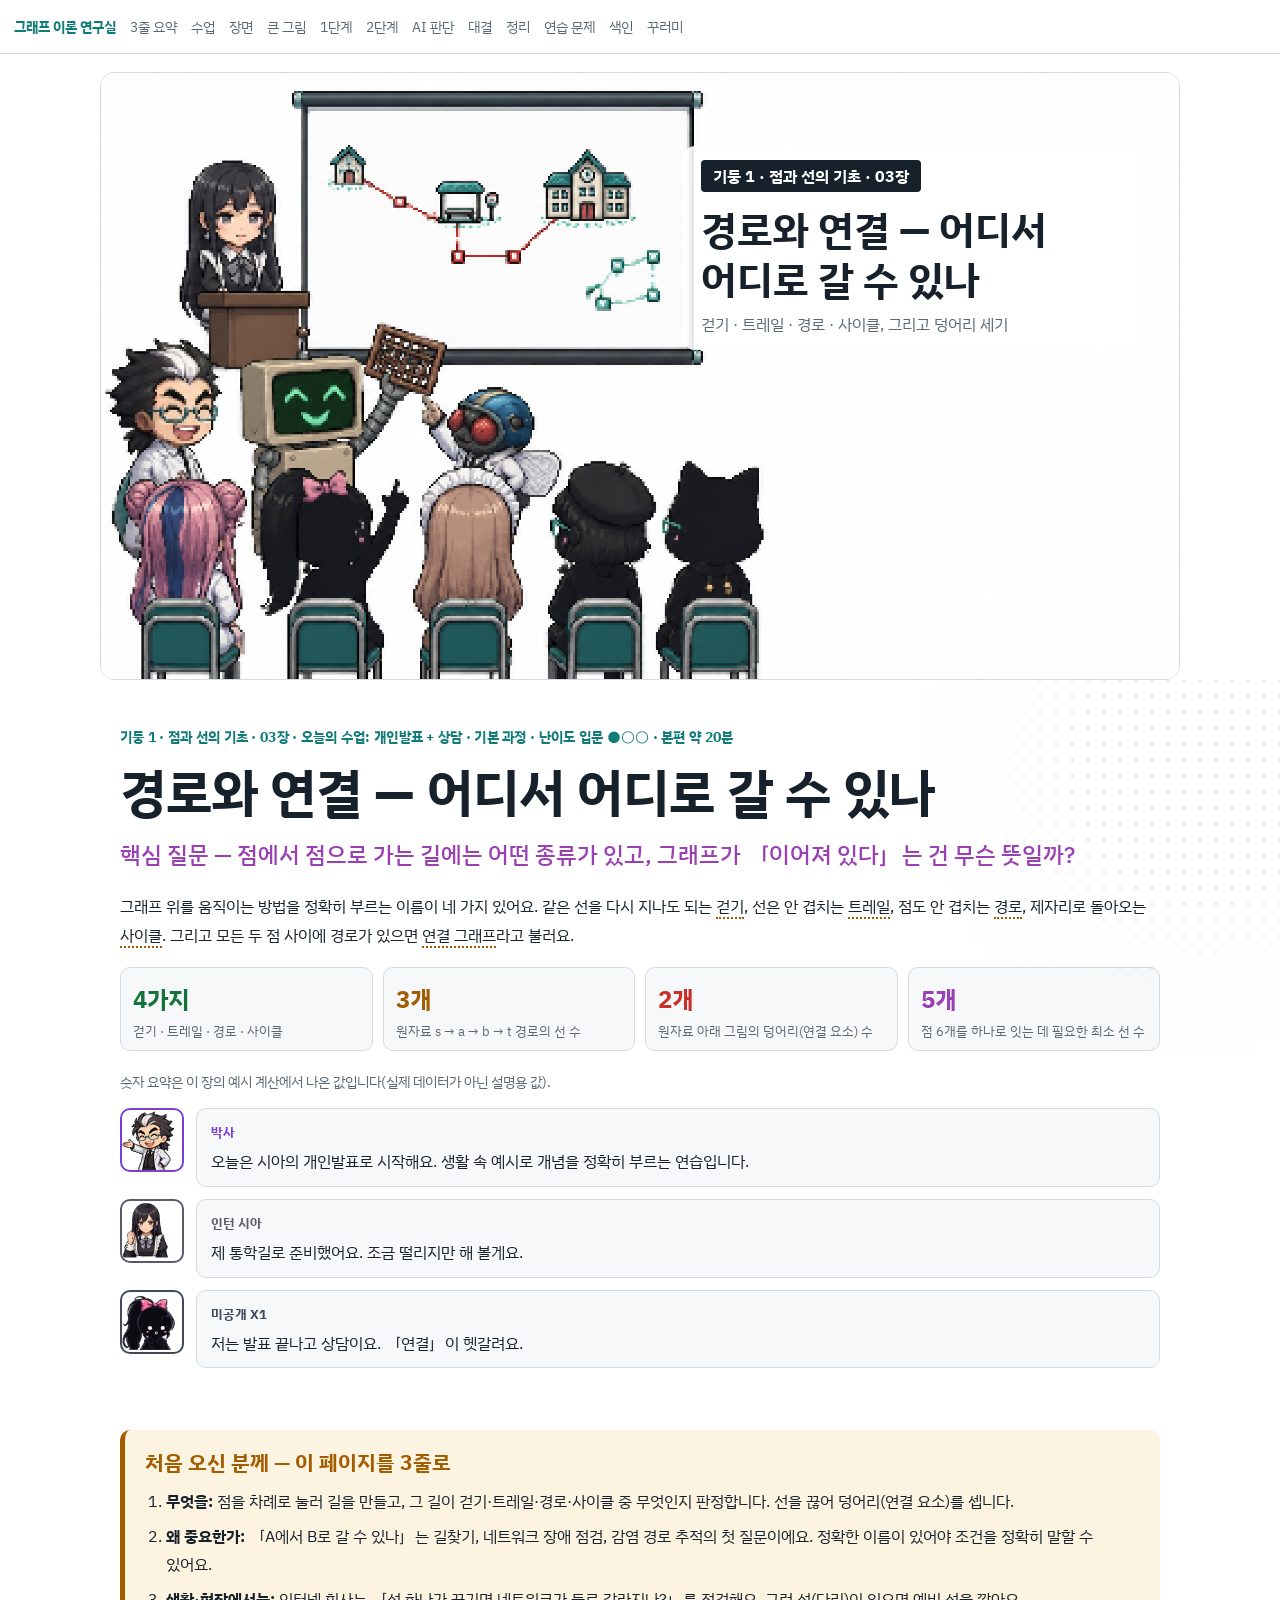
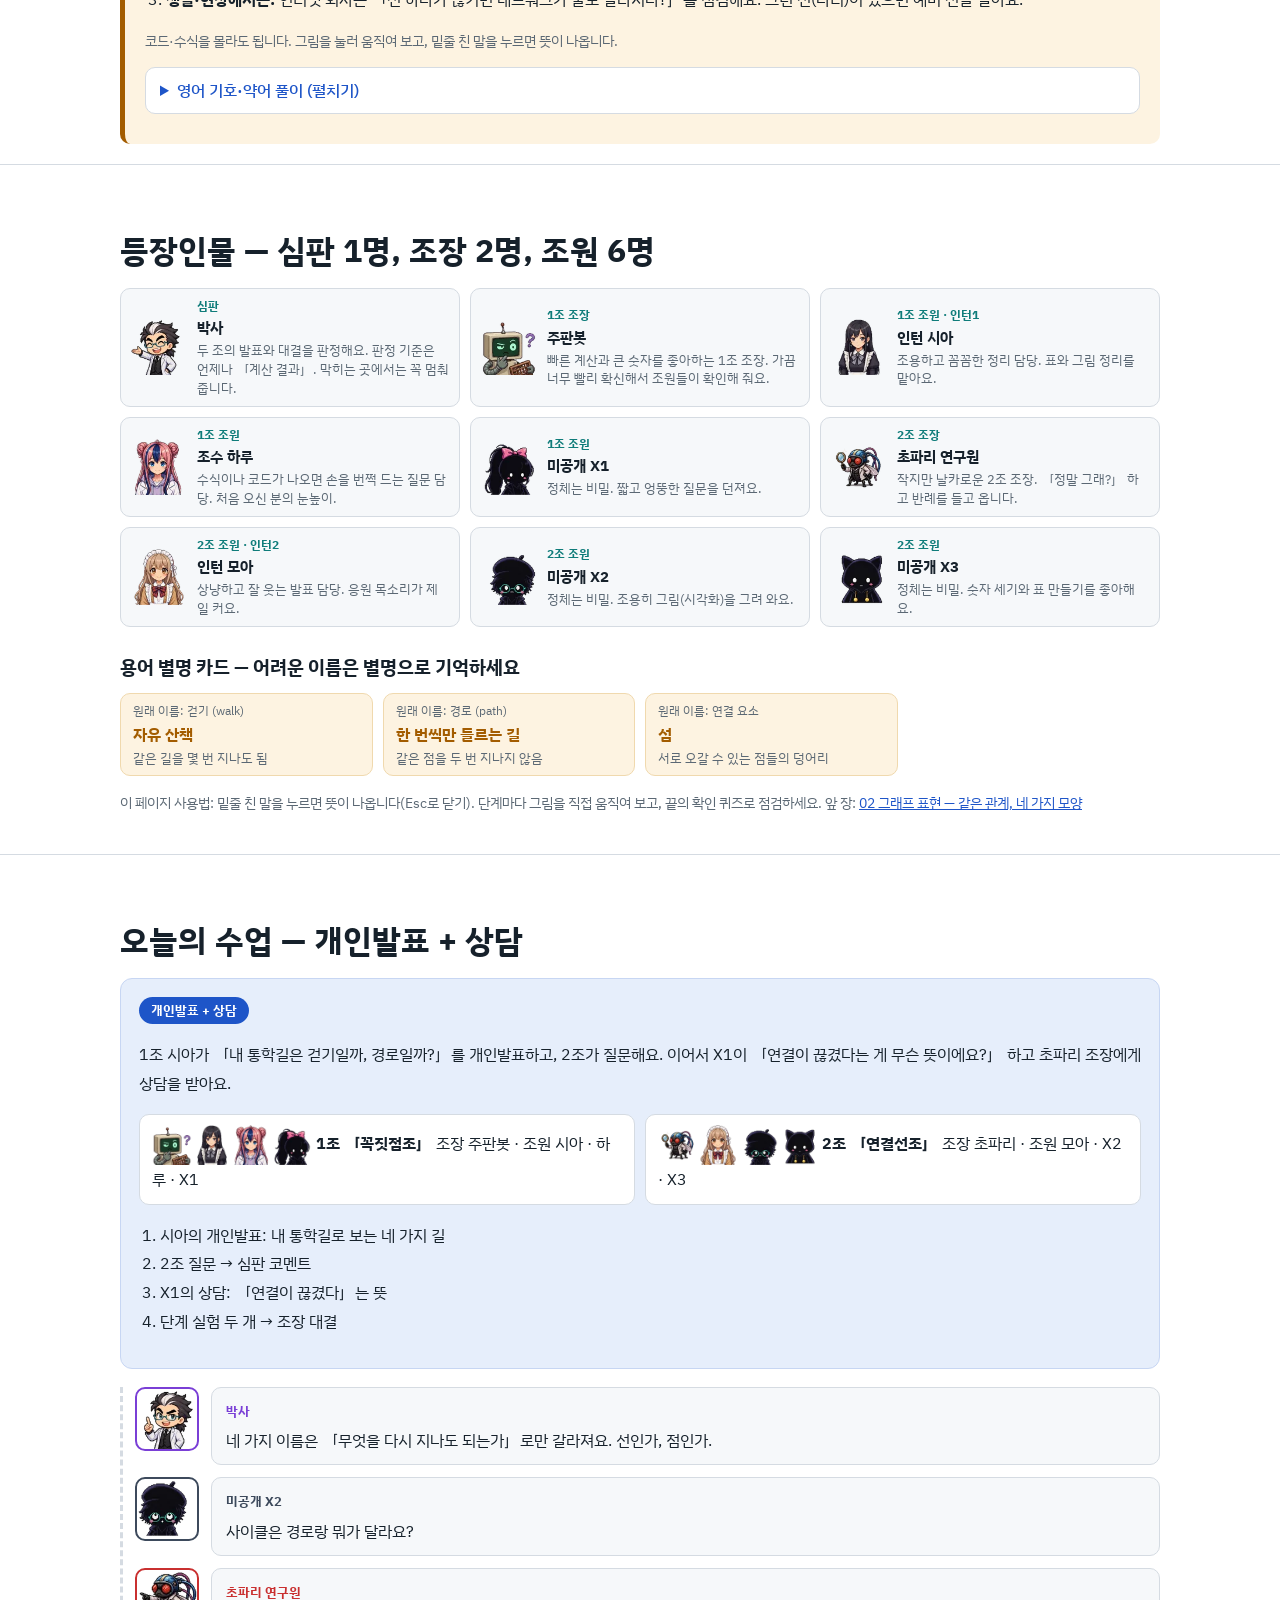
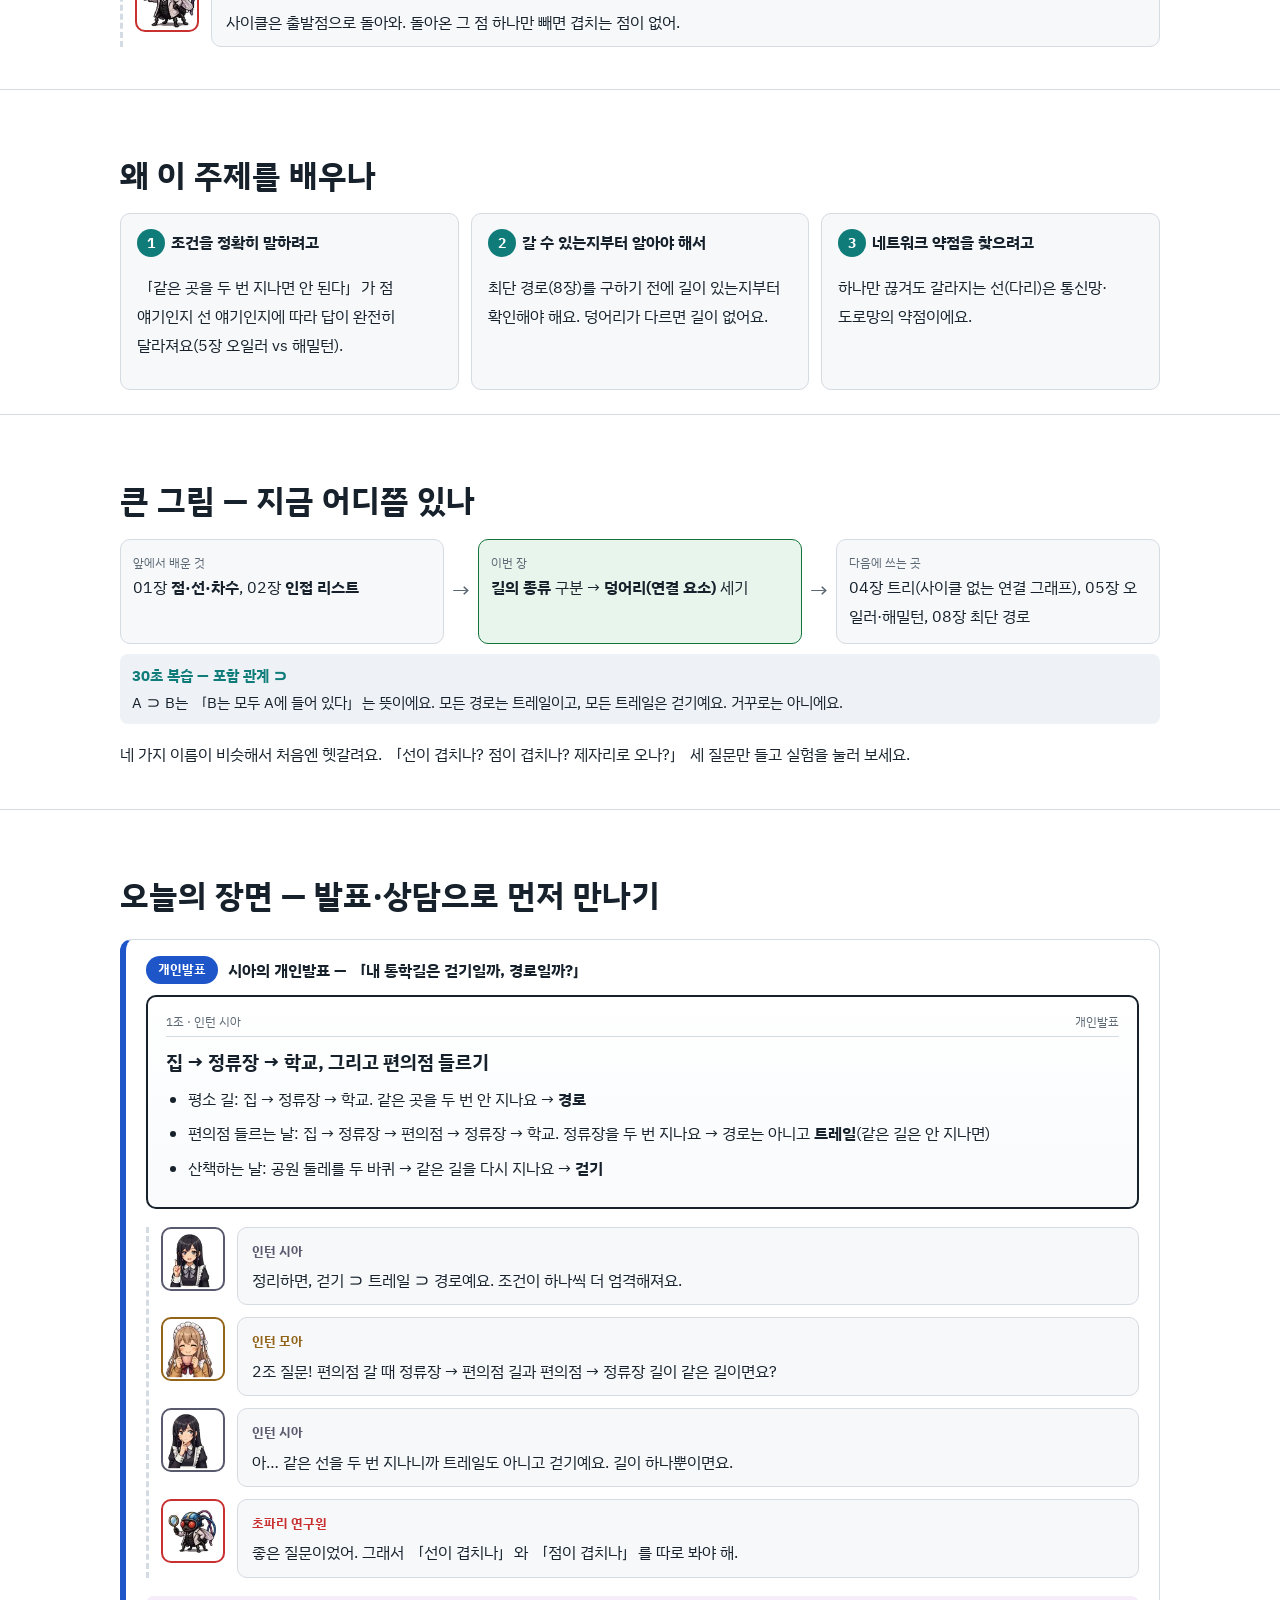
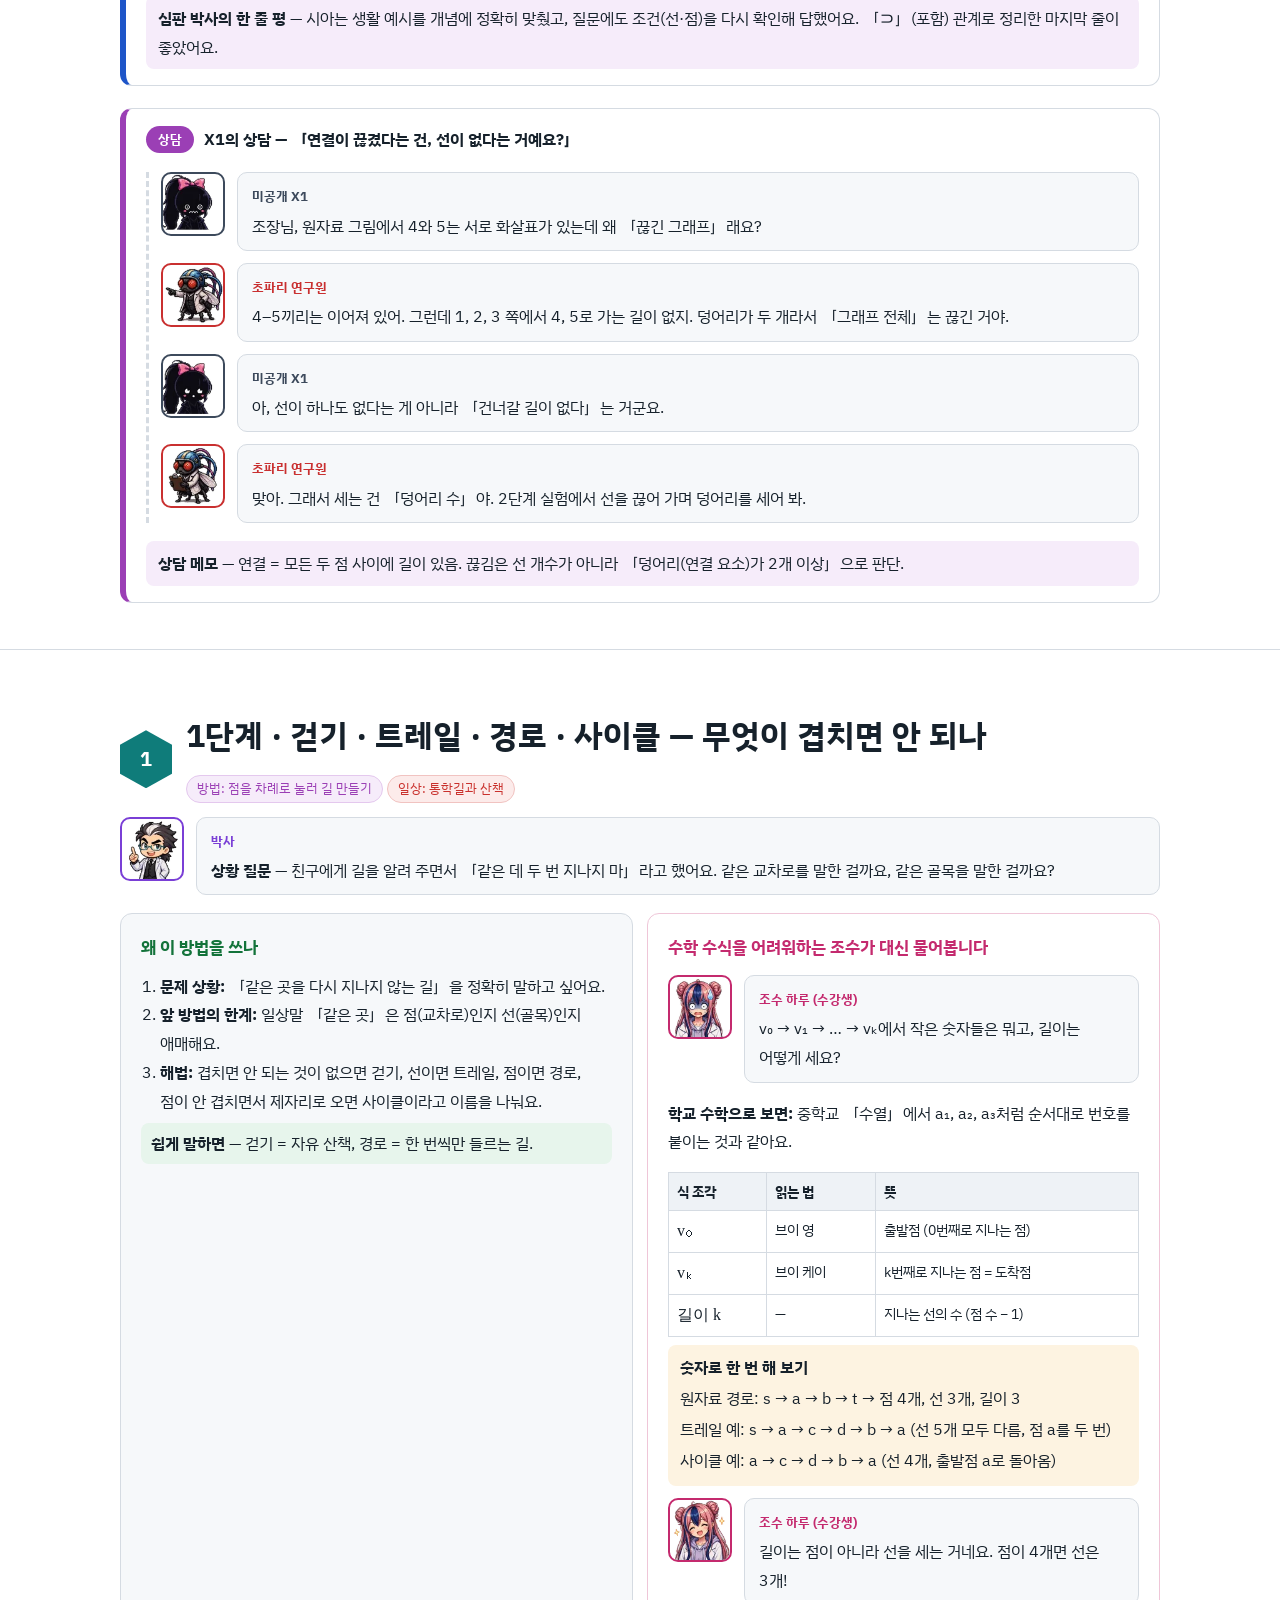
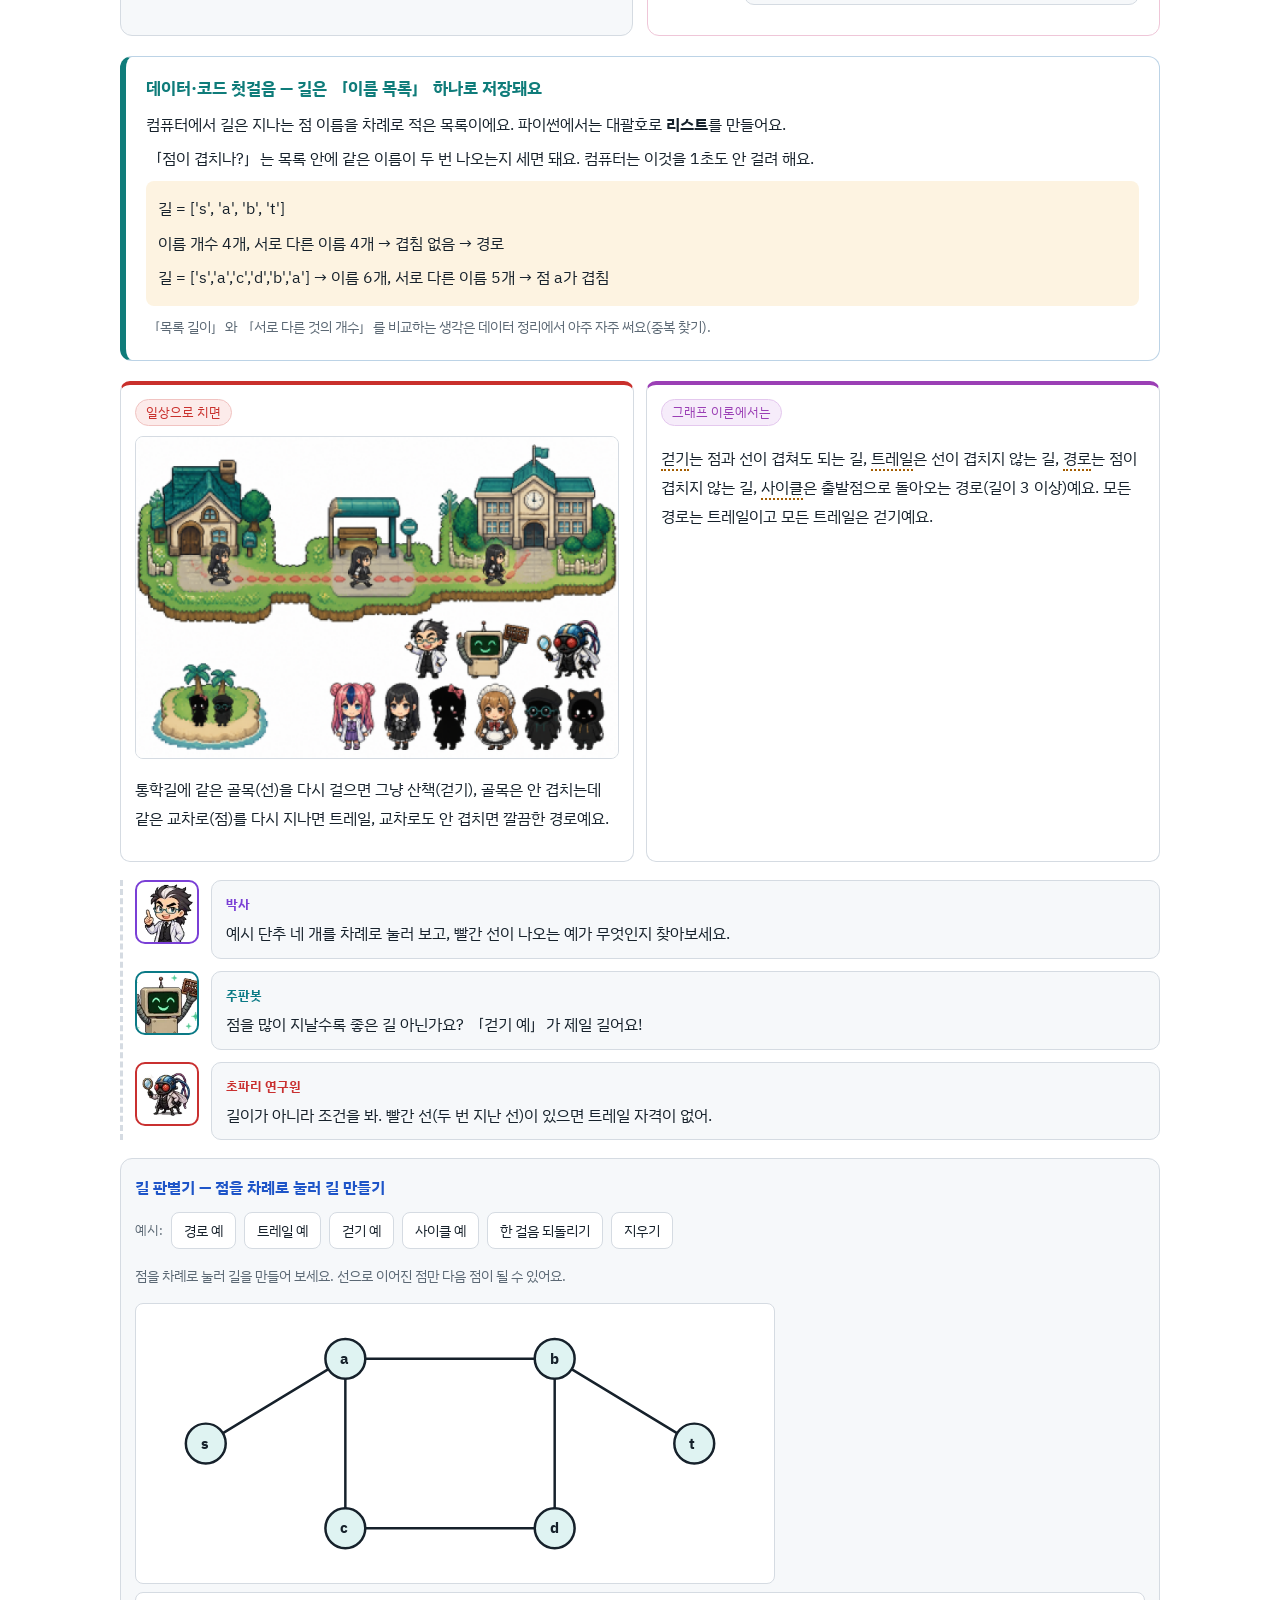
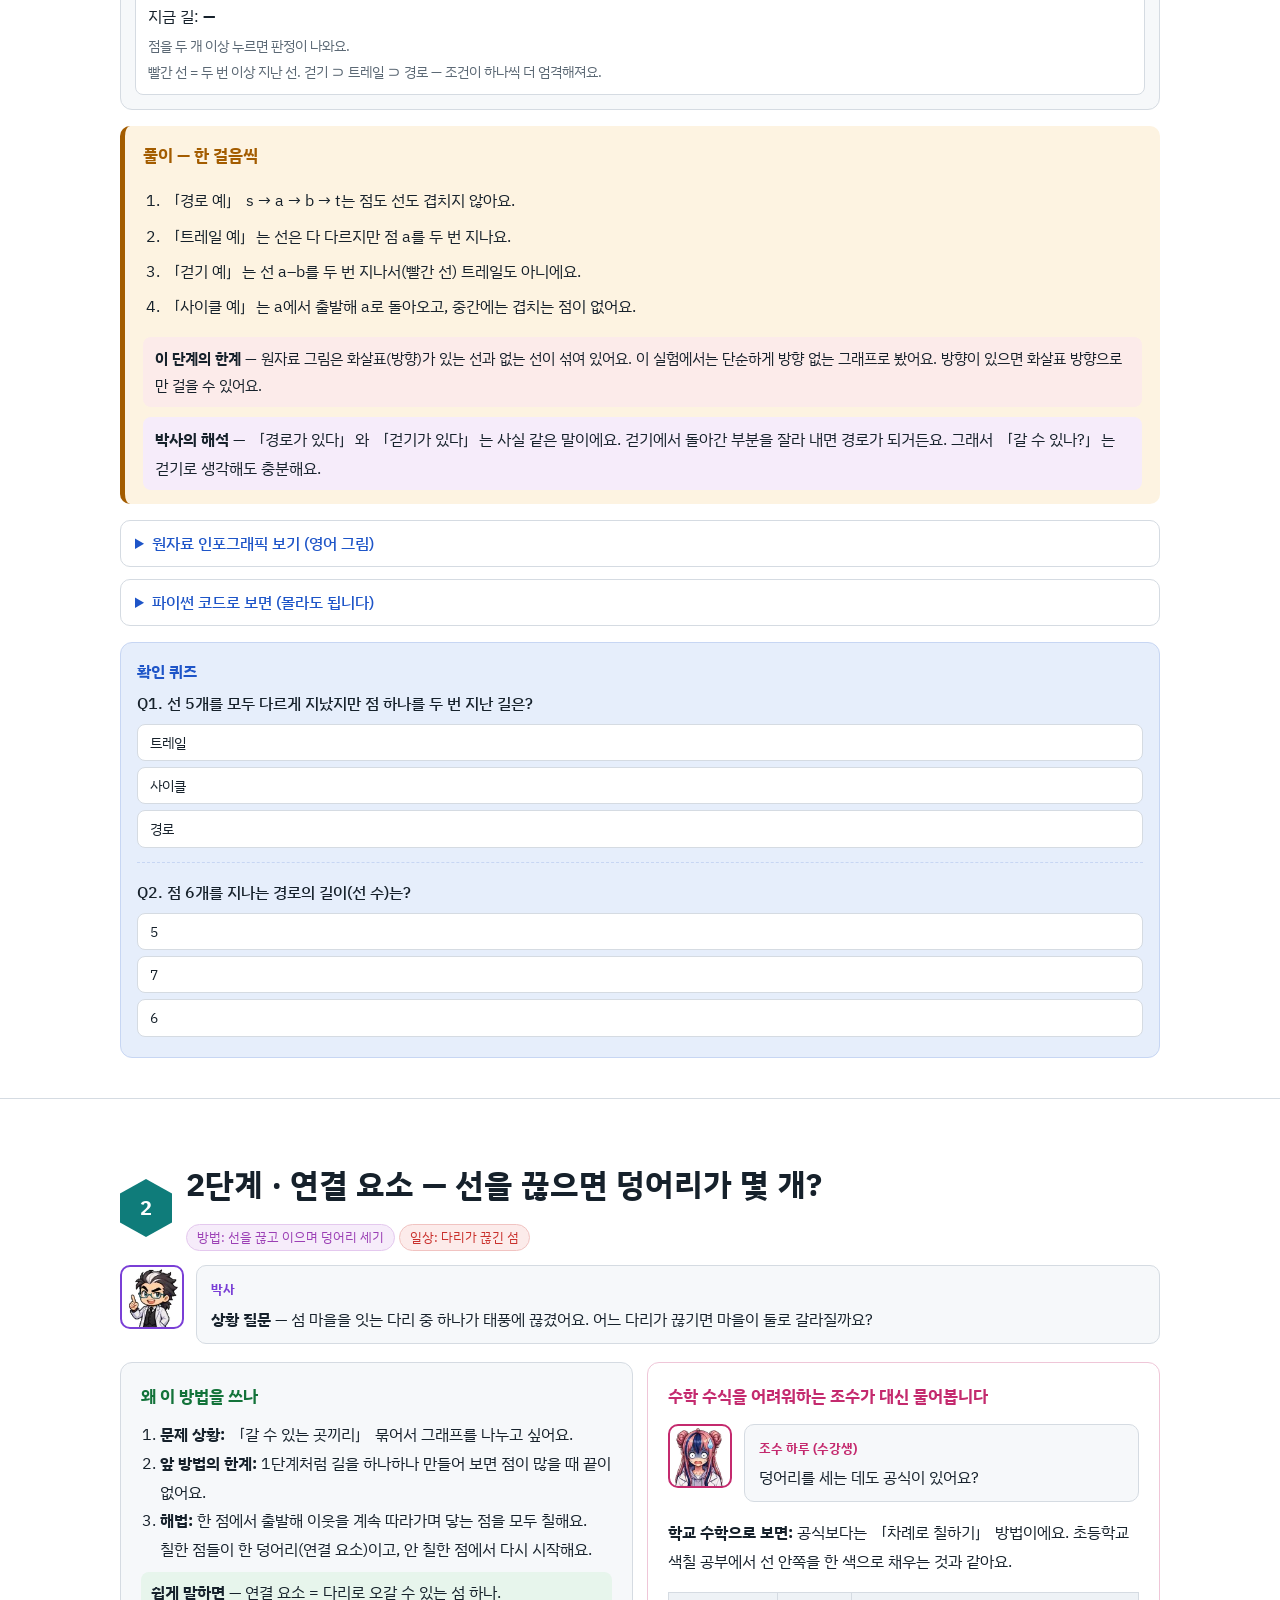
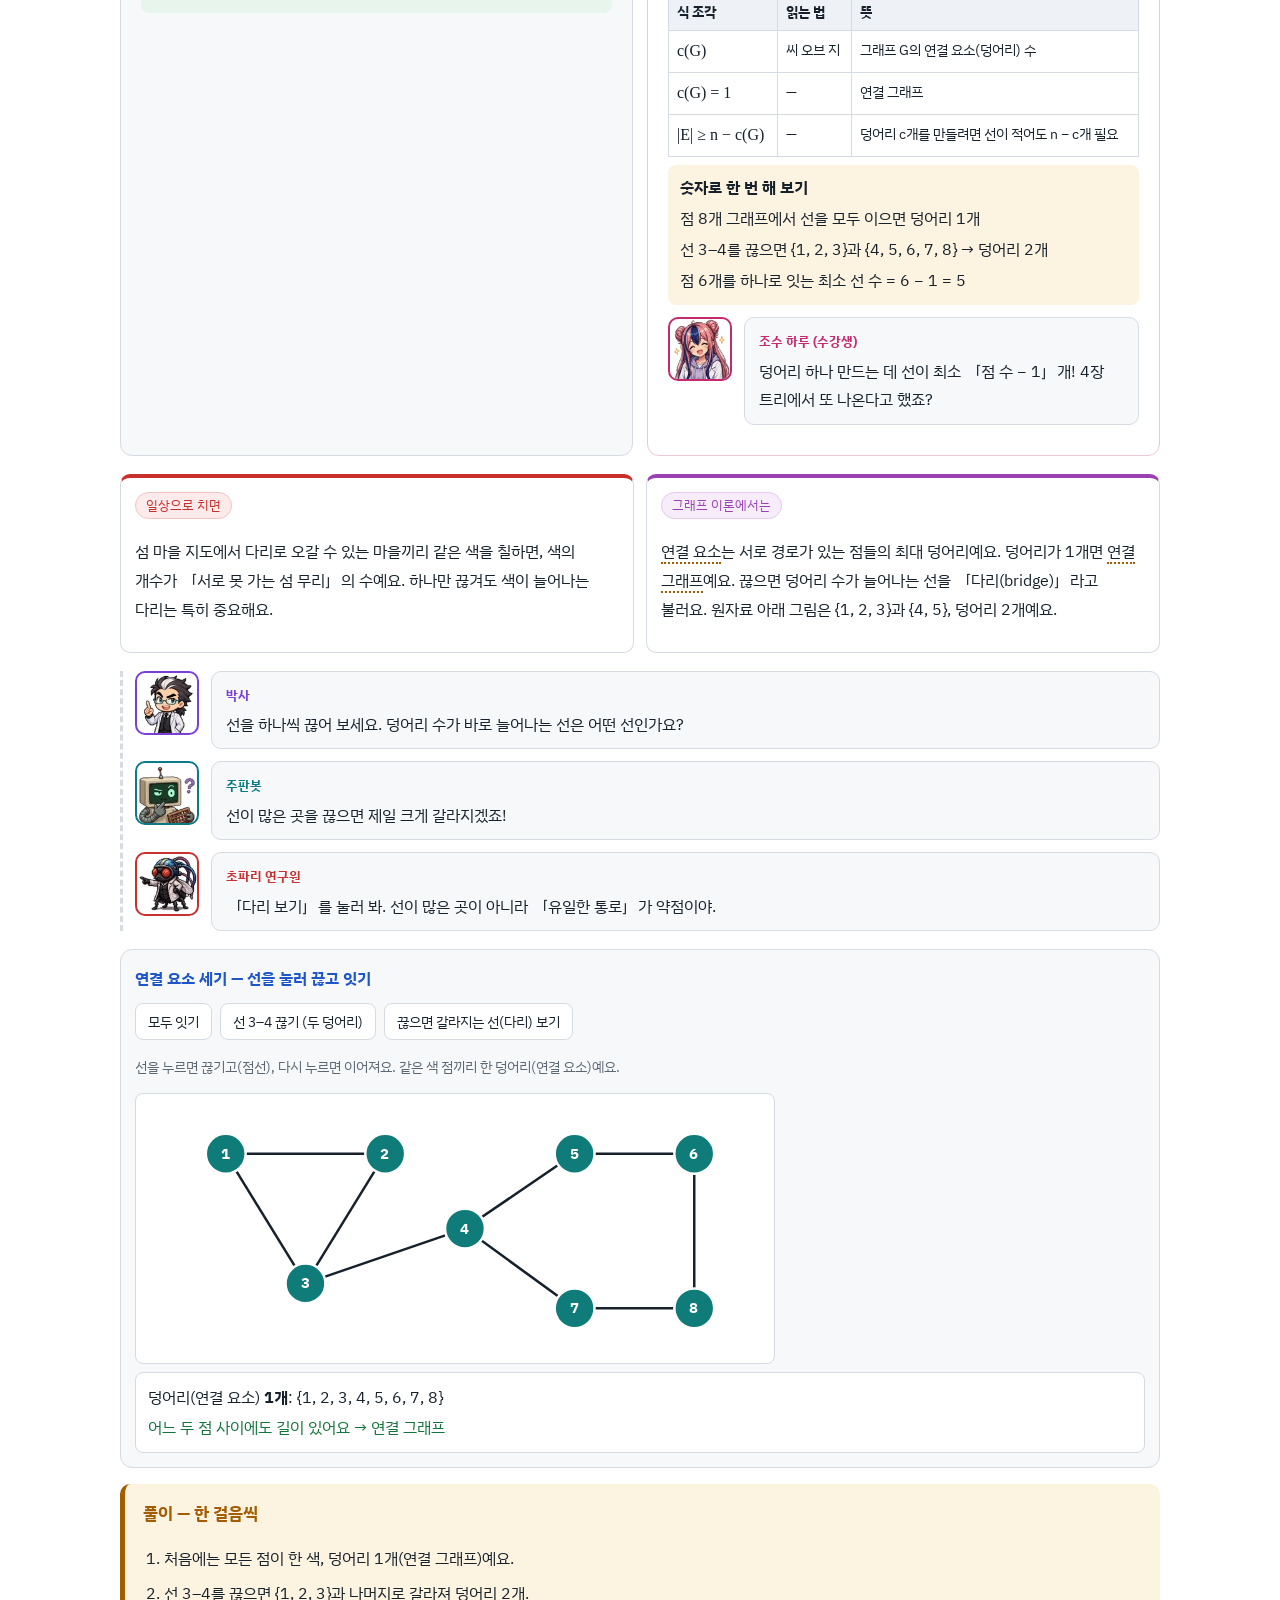
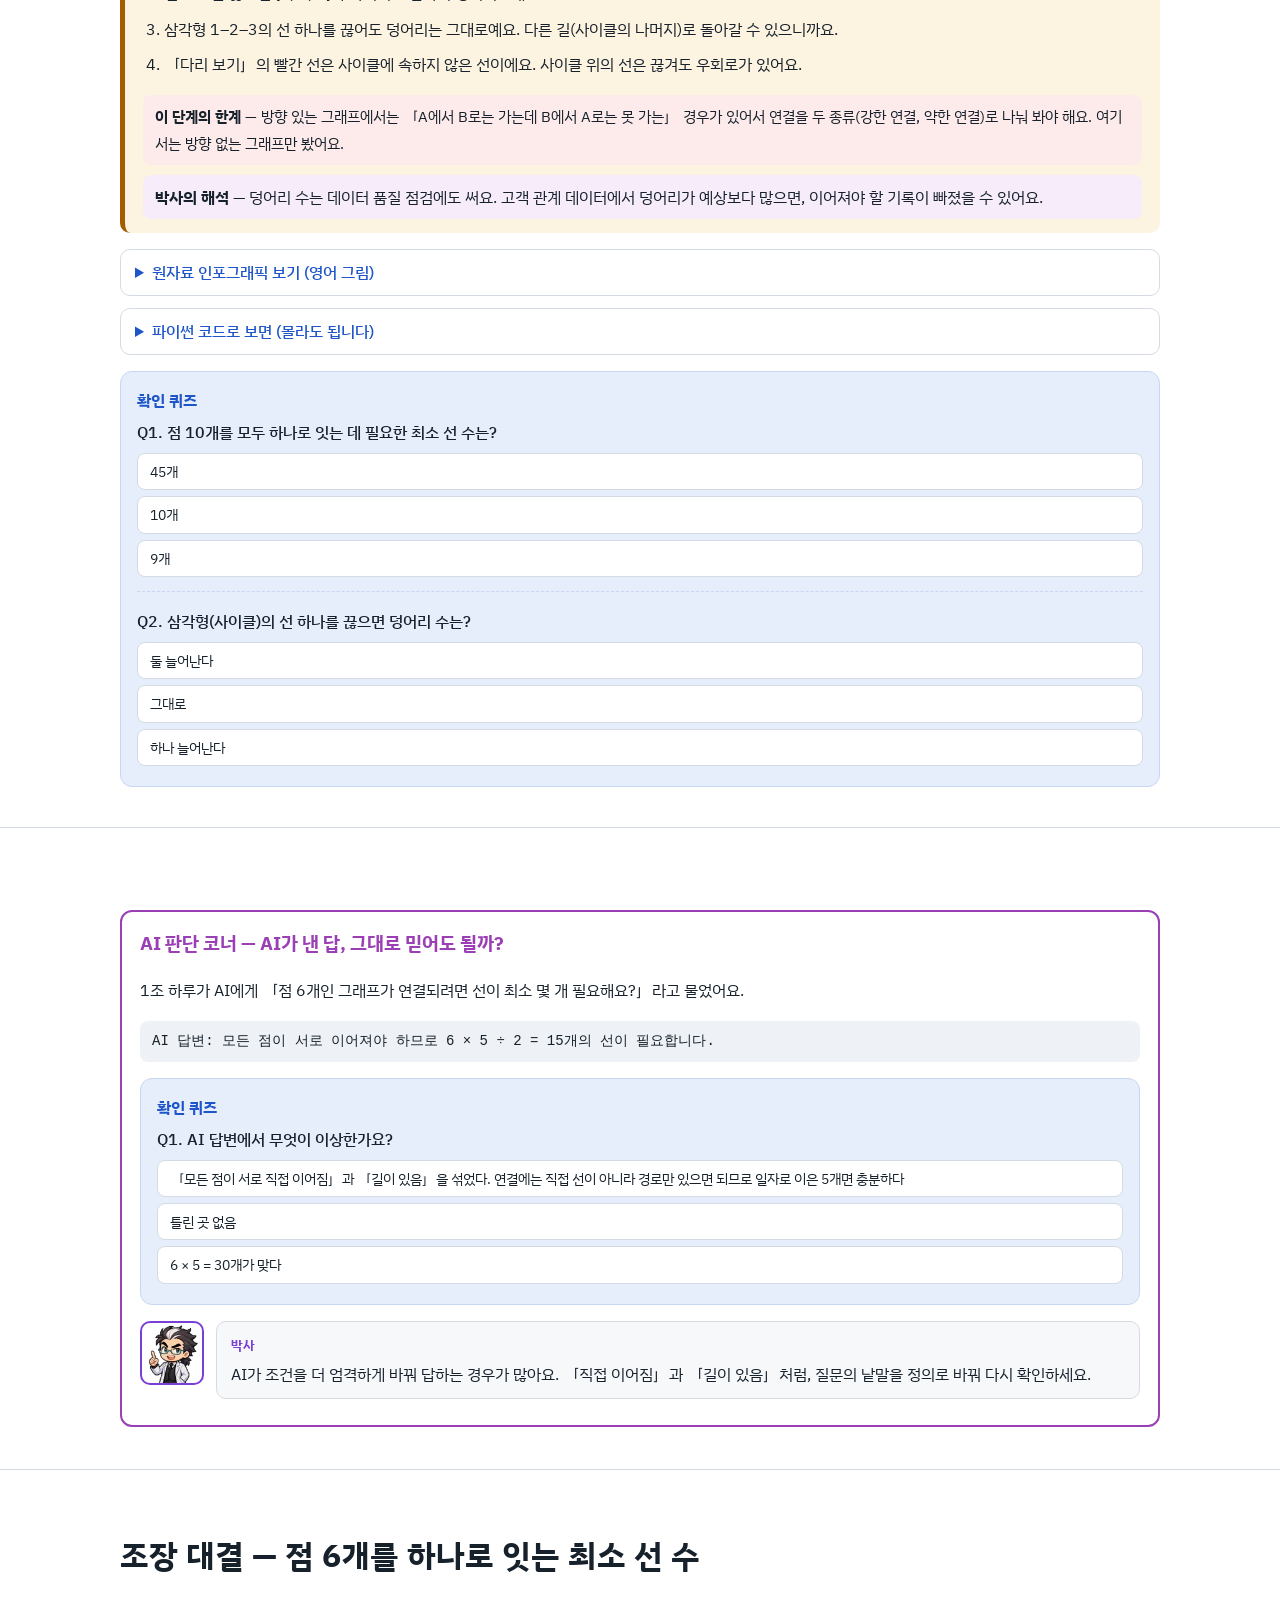
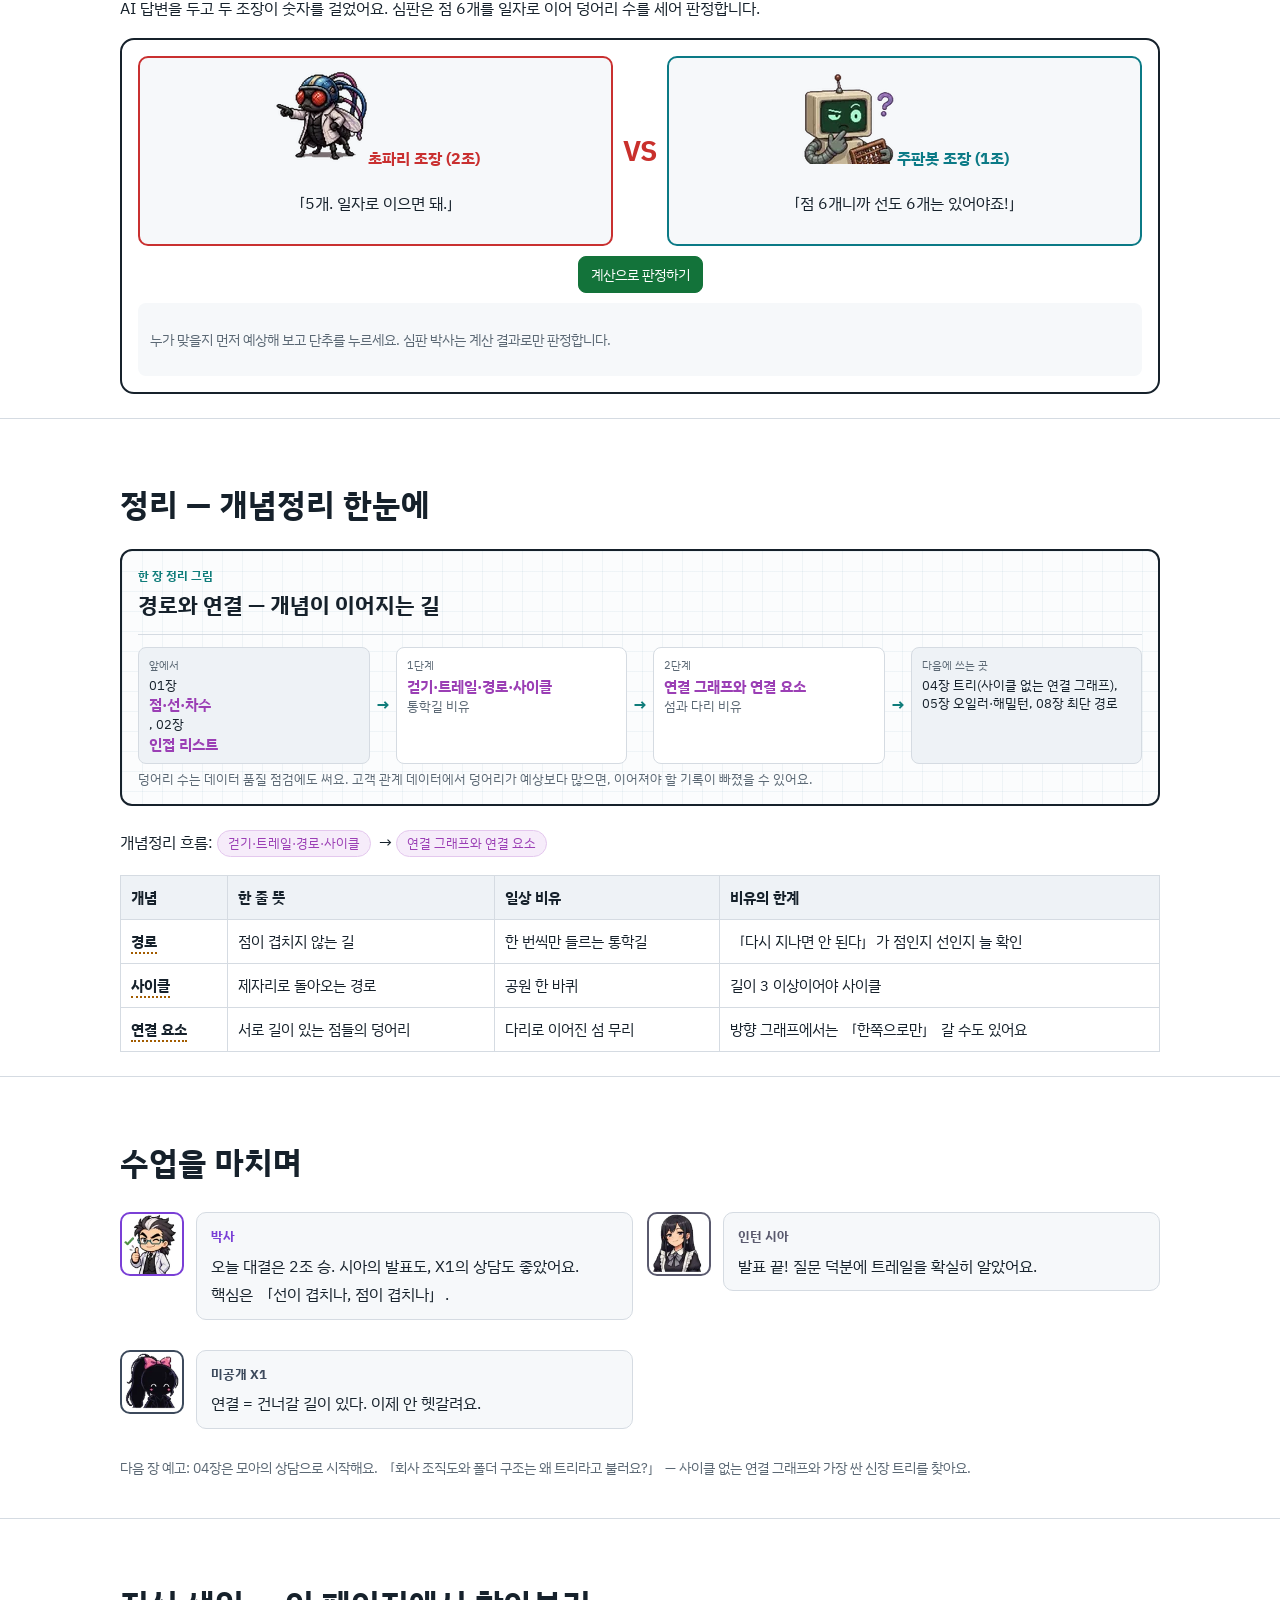
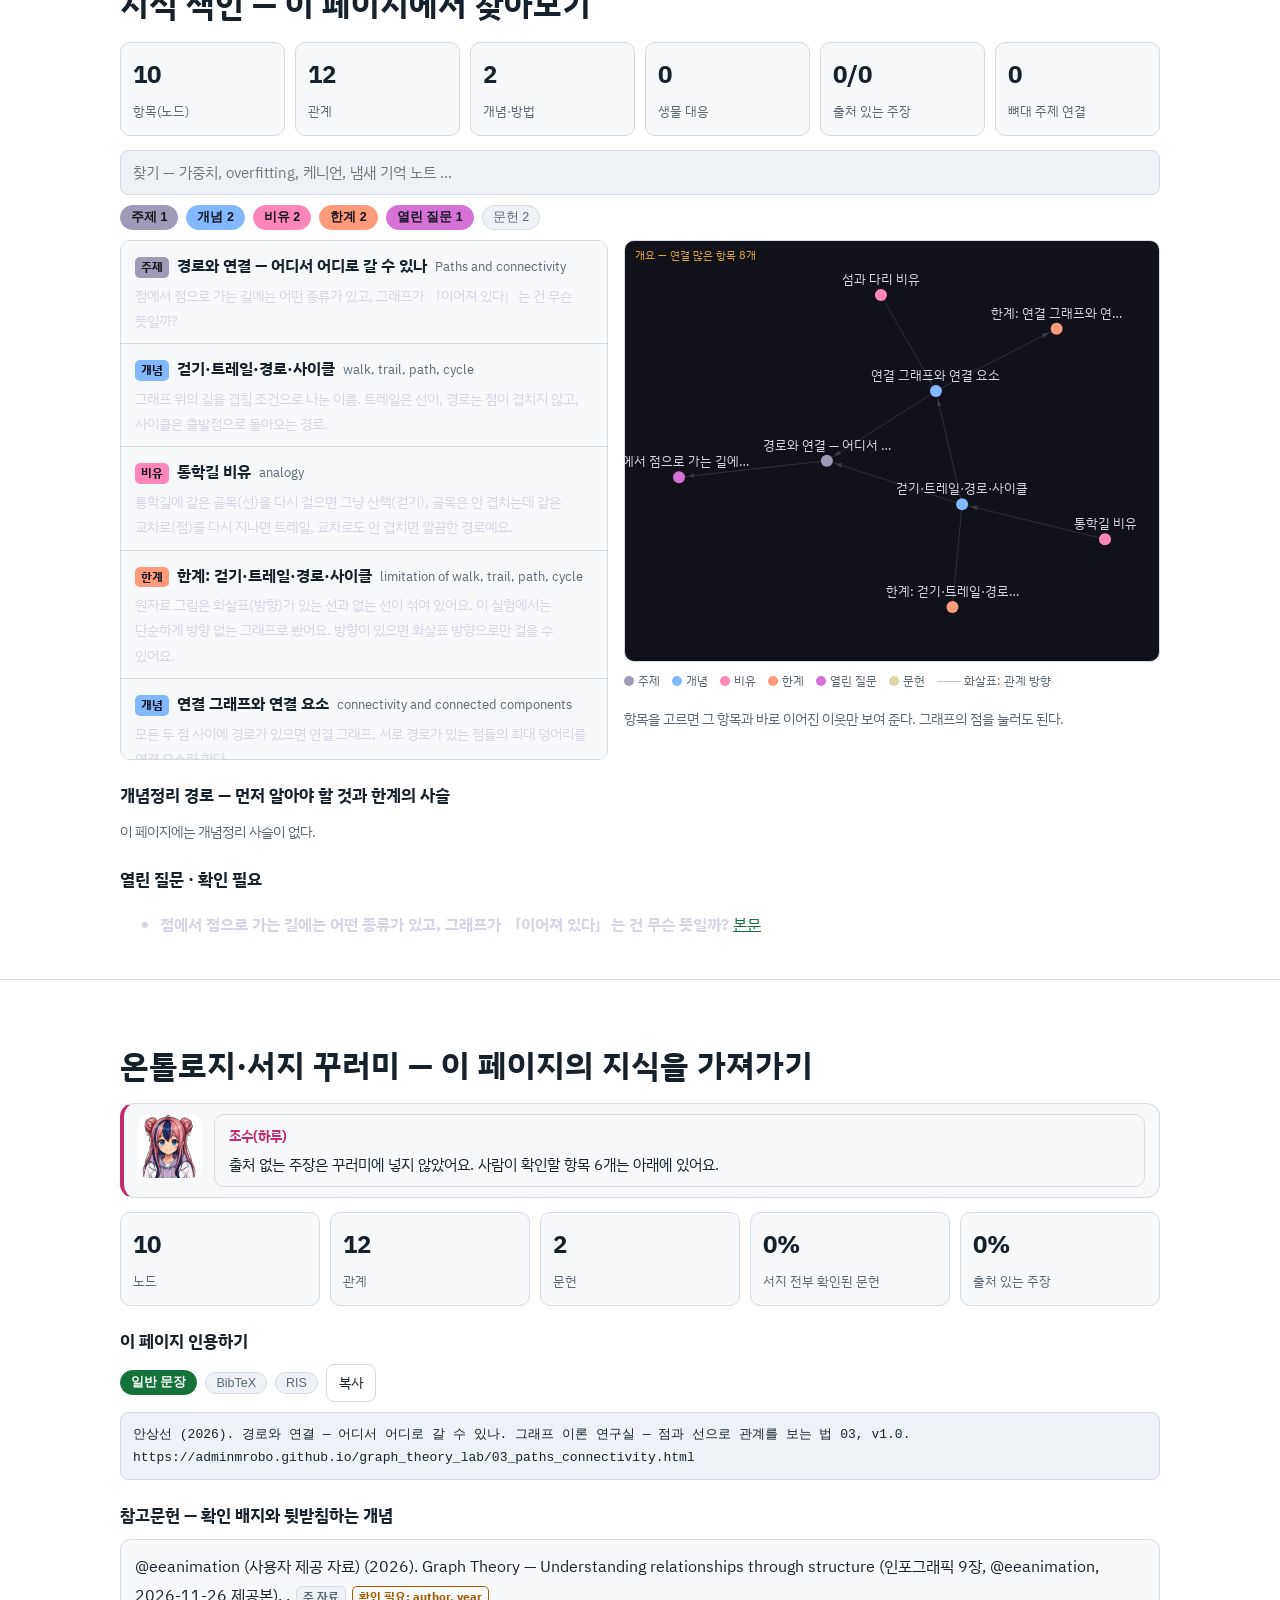
<file: 03_paths_connectivity.html>
<!DOCTYPE html><html lang="ko"><head>
<meta charset="utf-8">
<meta name="viewport" content="width=device-width, initial-scale=1, viewport-fit=cover">
<title>03 경로와 연결 — 어디서 어디로 갈 수 있나 — 그래프 이론 연구실 — 점과 선으로 관계를 보는 법</title>
<meta name="description" content="점에서 점으로 가는 길에는 어떤 종류가 있고, 그래프가 「이어져 있다」는 건 무슨 뜻일까?">
<meta property="og:title" content="03 경로와 연결 — 어디서 어디로 갈 수 있나 — 그래프 이론 연구실 — 점과 선으로 관계를 보는 법">
<meta property="og:description" content="점에서 점으로 가는 길에는 어떤 종류가 있고, 그래프가 「이어져 있다」는 건 무슨 뜻일까?">
<meta property="og:type" content="article">
<meta property="og:image" content="img/og/og_03.webp">
<link rel="preconnect" href="https://fonts.googleapis.com"><link rel="preconnect" href="https://fonts.gstatic.com" crossorigin>
<link href="https://fonts.googleapis.com/css2?family=IBM+Plex+Sans+KR:wght@400;500;700&display=swap" rel="stylesheet">
<link rel="stylesheet" href="assets/lab.css">
<!-- px-fix v1 --><style id="px-fix">img{image-rendering:auto!important}</style><script id="px-fix-js">(function(){var R=window.ResizeObserver;function f(i){var n=i.naturalWidth,w=i.getBoundingClientRect().width;if(!n||!w)return;var s=w*(window.devicePixelRatio||1)/n;i.style.setProperty("image-rendering",s>=1.95?"pixelated":"auto","important")}var ro=R?new R(function(es){es.forEach(function(e){f(e.target)})}):null;function a(i){if(i.__px)return;i.__px=1;i.addEventListener("load",function(){f(i)});if(ro)ro.observe(i);f(i)}function all(r){(r||document).querySelectorAll&&(r||document).querySelectorAll("img").forEach(a)}function go(){all();if(window.MutationObserver)new MutationObserver(function(ms){ms.forEach(function(m){m.addedNodes.forEach(function(n){if(n.nodeType!==1)return;if(n.tagName==="IMG")a(n);else all(n)})})}).observe(document.documentElement,{childList:true,subtree:true});window.addEventListener("resize",function(){document.querySelectorAll("img").forEach(f)})}if(document.readyState==="loading")document.addEventListener("DOMContentLoaded",go);else go()})();</script><!-- /px-fix -->
</head><body>
<nav class="top" aria-label="이 페이지 목차"><a class="logo" href="index.html">그래프 이론 연구실</a><a href="#three">3줄 요약</a><a href="#class">수업</a><a href="#scene">장면</a><a href="#map">큰 그림</a><a href="#lv1">1단계</a><a href="#lv2">2단계</a><a href="#ai">AI 판단</a><a href="#duel">대결</a><a href="#sum">정리</a><a href="exercise/index.html#ex03">연습 문제</a><a href="#kg">색인</a><a href="#export">꾸러미</a></nav><div id="prog"></div>
<div class="cover has-img" id="top"><img class="cimg" src="img/cover/cover_03.webp" width="1920" height="1080" alt="경로와 연결 — 어디서 어디로 갈 수 있나 표지 — 심판 박사, 조장 초파리와 주판봇, 인턴 시아"><div class="ctext"><span class="no">기둥 1 · 점과 선의 기초 · 03장</span><h1>경로와 연결 — 어디서 어디로 갈 수 있나</h1><p>걷기 · 트레일 · 경로 · 사이클, 그리고 덩어리 세기</p></div></div>
<header class="hero"><div class="wrap">
<div class="kicker">기둥 1 · 점과 선의 기초 · 03장 · 오늘의 수업: 개인발표 + 상담 · 기본 과정 · 난이도 입문 ●○○ · 본편 약 20분</div>
<h1>경로와 연결 — 어디서 어디로 갈 수 있나</h1>
<p class="q">핵심 질문 — 점에서 점으로 가는 길에는 어떤 종류가 있고, 그래프가 「이어져 있다」는 건 무슨 뜻일까?</p>
<p>그래프 위를 움직이는 방법을 정확히 부르는 이름이 네 가지 있어요. 같은 선을 다시 지나도 되는 <span class="jt" data-t="걷기" data-d="점을 차례로 지나는 길. 같은 점·선을 다시 지나도 된다.">걷기</span>, 선은 안 겹치는 <span class="jt" data-t="트레일" data-d="같은 선을 두 번 지나지 않는 걷기.">트레일</span>, 점도 안 겹치는 <span class="jt" data-t="경로" data-d="같은 점을 두 번 지나지 않는 걷기.">경로</span>, 제자리로 돌아오는 <span class="jt" data-t="사이클" data-d="출발점으로 돌아오고, 그 밖에는 점이 겹치지 않는 길(길이 3 이상).">사이클</span>. 그리고 모든 두 점 사이에 경로가 있으면 <span class="jt" data-t="연결 그래프" data-d="모든 두 점 사이에 경로가 있는 그래프.">연결 그래프</span>라고 불러요.</p>
<div class="kpis"><div class="kpi g"><b>4가지</b><span>걷기 · 트레일 · 경로 · 사이클</span></div><div class="kpi a"><b>3개</b><span>원자료 s → a → b → t 경로의 선 수</span></div><div class="kpi r"><b>2개</b><span>원자료 아래 그림의 덩어리(연결 요소) 수</span></div><div class="kpi m"><b>5개</b><span>점 6개를 하나로 잇는 데 필요한 최소 선 수</span></div></div>
<p class="note">숫자 요약은 이 장의 예시 계산에서 나온 값입니다(실제 데이터가 아닌 설명용 값).</p>
<div class="say" data-who="doc"><img class="who" data-who="doc" data-mood="front" alt="" aria-hidden="true"><div><b class="name">박사</b><p>오늘은 시아의 개인발표로 시작해요. 생활 속 예시로 개념을 정확히 부르는 연습입니다.</p></div></div><div class="say" data-who="sia"><img class="who" data-who="sia" data-mood="e12" alt="" aria-hidden="true"><div><b class="name">인턴 시아</b><p>제 통학길로 준비했어요. 조금 떨리지만 해 볼게요.</p></div></div><div class="say" data-who="x1"><img class="who" data-who="x1" data-mood="e04" alt="" aria-hidden="true"><div><b class="name">미공개 X1</b><p>저는 발표 끝나고 상담이요. 「연결」이 헷갈려요.</p></div></div>
</div></header>
<div class="wrap"><div class="three" id="three"><h2>처음 오신 분께 — 이 페이지를 3줄로</h2><ol>
<li><b>무엇을:</b> 점을 차례로 눌러 길을 만들고, 그 길이 걷기·트레일·경로·사이클 중 무엇인지 판정합니다. 선을 끊어 덩어리(연결 요소)를 셉니다.</li><li><b>왜 중요한가:</b> 「A에서 B로 갈 수 있나」는 길찾기, 네트워크 장애 점검, 감염 경로 추적의 첫 질문이에요. 정확한 이름이 있어야 조건을 정확히 말할 수 있어요.</li><li><b>생활·현장에서는:</b> 인터넷 회사는 「선 하나가 끊기면 네트워크가 둘로 갈라지나?」를 점검해요. 그런 선(다리)이 있으면 예비 선을 깔아요.</li></ol>
<p class="note">코드·수식을 몰라도 됩니다. 그림을 눌러 움직여 보고, 밑줄 친 말을 누르면 뜻이 나옵니다.</p>
<details><summary>영어 기호·약어 풀이 (펼치기)</summary><ul><li><b>s, t</b> — 출발점(source)과 도착점(target)</li><li><b>v₀ → v₁ → … → vₖ</b> — 점을 차례로 지나는 길, 선 k개</li><li><b>연결 요소</b> — 서로 길이 있는 점들의 덩어리 (component)</li></ul></details>
</div></div>
<section class="level" id="cast"><div class="wrap"><h2>등장인물 — 심판 1명, 조장 2명, 조원 6명</h2>
<div class="cast"><div><img class="" data-who="doc" data-mood="front" alt="" aria-hidden="true"><div><span class="role">심판</span><b>박사</b><span>두 조의 발표와 대결을 판정해요. 판정 기준은 언제나 「계산 결과」. 막히는 곳에서는 꼭 멈춰 줍니다.</span></div></div><div><img class="" data-who="robo" data-mood="calc" alt="" aria-hidden="true"><div><span class="role">1조 조장</span><b>주판봇</b><span>빠른 계산과 큰 숫자를 좋아하는 1조 조장. 가끔 너무 빨리 확신해서 조원들이 확인해 줘요.</span></div></div><div><img class="" data-who="sia" data-mood="e13" alt="" aria-hidden="true"><div><span class="role">1조 조원 · 인턴1</span><b>인턴 시아</b><span>조용하고 꼼꼼한 정리 담당. 표와 그림 정리를 맡아요.</span></div></div><div><img class="" data-who="asst" data-mood="e13" alt="" aria-hidden="true"><div><span class="role">1조 조원</span><b>조수 하루</b><span>수식이나 코드가 나오면 손을 번쩍 드는 질문 담당. 처음 오신 분의 눈높이.</span></div></div><div><img class="" data-who="x1" data-mood="e13" alt="" aria-hidden="true"><div><span class="role">1조 조원</span><b>미공개 X1</b><span>정체는 비밀. 짧고 엉뚱한 질문을 던져요.</span></div></div><div><img class="" data-who="fly" data-mood="magnify" alt="" aria-hidden="true"><div><span class="role">2조 조장</span><b>초파리 연구원</b><span>작지만 날카로운 2조 조장. 「정말 그래?」 하고 반례를 들고 옵니다.</span></div></div><div><img class="" data-who="moa" data-mood="e13" alt="" aria-hidden="true"><div><span class="role">2조 조원 · 인턴2</span><b>인턴 모아</b><span>상냥하고 잘 웃는 발표 담당. 응원 목소리가 제일 커요.</span></div></div><div><img class="" data-who="x2" data-mood="e13" alt="" aria-hidden="true"><div><span class="role">2조 조원</span><b>미공개 X2</b><span>정체는 비밀. 조용히 그림(시각화)을 그려 와요.</span></div></div><div><img class="" data-who="x3" data-mood="e13" alt="" aria-hidden="true"><div><span class="role">2조 조원</span><b>미공개 X3</b><span>정체는 비밀. 숫자 세기와 표 만들기를 좋아해요.</span></div></div></div>
<h3>용어 별명 카드 — 어려운 이름은 별명으로 기억하세요</h3><div class="nick"><div><span class="role">원래 이름: 걷기 (walk)</span><b>자유 산책</b><span>같은 길을 몇 번 지나도 됨</span></div><div><span class="role">원래 이름: 경로 (path)</span><b>한 번씩만 들르는 길</b><span>같은 점을 두 번 지나지 않음</span></div><div><span class="role">원래 이름: 연결 요소</span><b>섬</b><span>서로 오갈 수 있는 점들의 덩어리</span></div></div>
<p class="note">이 페이지 사용법: 밑줄 친 말을 누르면 뜻이 나옵니다(Esc로 닫기). 단계마다 그림을 직접 움직여 보고, 끝의 확인 퀴즈로 점검하세요. 앞 장: <a href="02_representations.html">02 그래프 표현 — 같은 관계, 네 가지 모양</a></p>
</div></section>
<section class="level" id="class"><div class="wrap"><h2>오늘의 수업 — 개인발표 + 상담</h2>
<div class="klass"><span class="fmt">개인발표 + 상담</span><p>1조 시아가 「내 통학길은 걷기일까, 경로일까?」를 개인발표하고, 2조가 질문해요. 이어서 X1이 「연결이 끊겼다는 게 무슨 뜻이에요?」 하고 초파리 조장에게 상담을 받아요.</p><div class="groups"><div><img class="" data-who="robo" data-mood="calc" alt="" aria-hidden="true"><img class="" data-who="sia" data-mood="e13" alt="" aria-hidden="true"><img class="" data-who="asst" data-mood="e13" alt="" aria-hidden="true"><img class="" data-who="x1" data-mood="e13" alt="" aria-hidden="true"> <b>1조 「꼭짓점조」</b> 조장 주판봇 · 조원 시아 · 하루 · X1</div><div><img class="" data-who="fly" data-mood="magnify" alt="" aria-hidden="true"><img class="" data-who="moa" data-mood="e13" alt="" aria-hidden="true"><img class="" data-who="x2" data-mood="e13" alt="" aria-hidden="true"><img class="" data-who="x3" data-mood="e13" alt="" aria-hidden="true"> <b>2조 「연결선조」</b> 조장 초파리 · 조원 모아 · X2 · X3</div></div><ol><li>시아의 개인발표: 내 통학길로 보는 네 가지 길</li><li>2조 질문 → 심판 코멘트</li><li>X1의 상담: 「연결이 끊겼다」는 뜻</li><li>단계 실험 두 개 → 조장 대결</li></ol></div>
<div class="talk"><div class="say" data-who="doc"><img class="who" data-who="doc" data-mood="board" alt="" aria-hidden="true"><div><b class="name">박사</b><p>네 가지 이름은 「무엇을 다시 지나도 되는가」로만 갈라져요. 선인가, 점인가.</p></div></div><div class="say" data-who="x2"><img class="who" data-who="x2" data-mood="e09" alt="" aria-hidden="true"><div><b class="name">미공개 X2</b><p>사이클은 경로랑 뭐가 달라요?</p></div></div><div class="say" data-who="fly"><img class="who" data-who="fly" data-mood="point" alt="" aria-hidden="true"><div><b class="name">초파리 연구원</b><p>사이클은 출발점으로 돌아와. 돌아온 그 점 하나만 빼면 겹치는 점이 없어.</p></div></div></div></div></section>
<section class="level" id="why"><div class="wrap"><h2>왜 이 주제를 배우나</h2><div class="steps"><div><b class="n">1</b><b>조건을 정확히 말하려고</b><p>「같은 곳을 두 번 지나면 안 된다」가 점 얘기인지 선 얘기인지에 따라 답이 완전히 달라져요(5장 오일러 vs 해밀턴).</p></div><div><b class="n">2</b><b>갈 수 있는지부터 알아야 해서</b><p>최단 경로(8장)를 구하기 전에 길이 있는지부터 확인해야 해요. 덩어리가 다르면 길이 없어요.</p></div><div><b class="n">3</b><b>네트워크 약점을 찾으려고</b><p>하나만 끊겨도 갈라지는 선(다리)은 통신망·도로망의 약점이에요.</p></div></div></div></section>
<section class="level" id="map"><div class="wrap"><h2>큰 그림 — 지금 어디쯤 있나</h2>
<div class="map3"><div><small>앞에서 배운 것</small>01장 <b>점·선·차수</b>, 02장 <b>인접 리스트</b></div><i aria-hidden="true">→</i><div class="now"><small>이번 장</small><b>길의 종류</b> 구분 → <b>덩어리(연결 요소)</b> 세기</div><i aria-hidden="true">→</i><div><small>다음에 쓰는 곳</small>04장 트리(사이클 없는 연결 그래프), 05장 오일러·해밀턴, 08장 최단 경로</div></div>
<div class="recap"><b>30초 복습 — 포함 관계 ⊃</b><br>A ⊃ B는 「B는 모두 A에 들어 있다」는 뜻이에요. 모든 경로는 트레일이고, 모든 트레일은 걷기예요. 거꾸로는 아니에요.</div><p>네 가지 이름이 비슷해서 처음엔 헷갈려요. 「선이 겹치나? 점이 겹치나? 제자리로 오나?」 세 질문만 들고 실험을 눌러 보세요.</p></div></section>
<section class="level" id="scene"><div class="wrap"><h2>오늘의 장면 — 발표·상담으로 먼저 만나기</h2><div class="scene-card b"><div class="sc-head"><span class="sc-tag">개인발표</span><b>시아의 개인발표 — 「내 통학길은 걷기일까, 경로일까?」</b></div><div class="slide"><div class="sl-top"><span>1조 · 인턴 시아</span><span>개인발표</span></div><h3>집 → 정류장 → 학교, 그리고 편의점 들르기</h3><ul><li>평소 길: 집 → 정류장 → 학교. 같은 곳을 두 번 안 지나요 → <b>경로</b></li><li>편의점 들르는 날: 집 → 정류장 → 편의점 → 정류장 → 학교. 정류장을 두 번 지나요 → 경로는 아니고 <b>트레일</b>(같은 길은 안 지나면)</li><li>산책하는 날: 공원 둘레를 두 바퀴 → 같은 길을 다시 지나요 → <b>걷기</b></li></ul></div><div class="talk"><div class="say" data-who="sia"><img class="who" data-who="sia" data-mood="e07" alt="" aria-hidden="true"><div><b class="name">인턴 시아</b><p>정리하면, 걷기 ⊃ 트레일 ⊃ 경로예요. 조건이 하나씩 더 엄격해져요.</p></div></div><div class="say" data-who="moa"><img class="who" data-who="moa" data-mood="spark" alt="" aria-hidden="true"><div><b class="name">인턴 모아</b><p>2조 질문! 편의점 갈 때 정류장 → 편의점 길과 편의점 → 정류장 길이 같은 길이면요?</p></div></div><div class="say" data-who="sia"><img class="who" data-who="sia" data-mood="e09" alt="" aria-hidden="true"><div><b class="name">인턴 시아</b><p>아… 같은 선을 두 번 지나니까 트레일도 아니고 걷기예요. 길이 하나뿐이면요.</p></div></div><div class="say" data-who="fly"><img class="who" data-who="fly" data-mood="magnify" alt="" aria-hidden="true"><div><b class="name">초파리 연구원</b><p>좋은 질문이었어. 그래서 「선이 겹치나」와 「점이 겹치나」를 따로 봐야 해.</p></div></div></div><div class="interp"><b>심판 박사의 한 줄 평</b> — 시아는 생활 예시를 개념에 정확히 맞췄고, 질문에도 조건(선·점)을 다시 확인해 답했어요. 「⊃」(포함) 관계로 정리한 마지막 줄이 좋았어요.</div></div><div class="scene-card m"><div class="sc-head"><span class="sc-tag">상담</span><b>X1의 상담 — 「연결이 끊겼다는 건, 선이 없다는 거예요?」</b></div><div class="talk"><div class="say" data-who="x1"><img class="who" data-who="x1" data-mood="e24" alt="" aria-hidden="true"><div><b class="name">미공개 X1</b><p>조장님, 원자료 그림에서 4와 5는 서로 화살표가 있는데 왜 「끊긴 그래프」래요?</p></div></div><div class="say" data-who="fly"><img class="who" data-who="fly" data-mood="point" alt="" aria-hidden="true"><div><b class="name">초파리 연구원</b><p>4–5끼리는 이어져 있어. 그런데 1, 2, 3 쪽에서 4, 5로 가는 길이 없지. 덩어리가 두 개라서 「그래프 전체」는 끊긴 거야.</p></div></div><div class="say" data-who="x1"><img class="who" data-who="x1" data-mood="e09" alt="" aria-hidden="true"><div><b class="name">미공개 X1</b><p>아, 선이 하나도 없다는 게 아니라 「건너갈 길이 없다」는 거군요.</p></div></div><div class="say" data-who="fly"><img class="who" data-who="fly" data-mood="clip" alt="" aria-hidden="true"><div><b class="name">초파리 연구원</b><p>맞아. 그래서 세는 건 「덩어리 수」야. 2단계 실험에서 선을 끊어 가며 덩어리를 세어 봐.</p></div></div></div><div class="interp"><b>상담 메모</b> — 연결 = 모든 두 점 사이에 길이 있음. 끊김은 선 개수가 아니라 「덩어리(연결 요소)가 2개 이상」으로 판단.</div></div></div></section>
<section class="level" id="lv1"><div class="wrap"><div class="lvhead"><div class="hex" aria-hidden="true">1</div><div><h2>1단계 · 걷기 · 트레일 · 경로 · 사이클 — 무엇이 겹치면 안 되나</h2><span class="tag nn">방법: 점을 차례로 눌러 길 만들기</span><span class="tag fly">일상: 통학길과 산책</span></div></div><div class="say" data-who="doc"><img class="who" data-who="doc" data-mood="board" alt="" aria-hidden="true"><div><b class="name">박사</b><p><b>상황 질문</b> — 친구에게 길을 알려 주면서 「같은 데 두 번 지나지 마」라고 했어요. 같은 교차로를 말한 걸까요, 같은 골목을 말한 걸까요?</p></div></div><div class="twobox"><div class="whybox"><h3>왜 이 방법을 쓰나</h3><ol><li><b>문제 상황:</b> 「같은 곳을 다시 지나지 않는 길」을 정확히 말하고 싶어요.</li><li><b>앞 방법의 한계:</b> 일상말 「같은 곳」은 점(교차로)인지 선(골목)인지 애매해요.</li><li><b>해법:</b> 겹치면 안 되는 것이 없으면 걷기, 선이면 트레일, 점이면 경로, 점이 안 겹치면서 제자리로 오면 사이클이라고 이름을 나눠요.</li></ol><div class="easy"><b>쉽게 말하면</b> — 걷기 = 자유 산책, 경로 = 한 번씩만 들르는 길.</div></div><div class="mathbox"><h3>수학 수식을 어려워하는 조수가 대신 물어봅니다</h3><div class="say" data-who="asst"><img class="who" data-who="asst" data-mood="shock" alt="" aria-hidden="true"><div><b class="name">조수 하루 (수강생)</b><p>v₀ → v₁ → … → vₖ에서 작은 숫자들은 뭐고, 길이는 어떻게 세요?</p></div></div><p><b>학교 수학으로 보면:</b> 중학교 「수열」에서 a₁, a₂, a₃처럼 순서대로 번호를 붙이는 것과 같아요.</p><table class="sym"><thead><tr><th>식 조각</th><th>읽는 법</th><th>뜻</th></tr></thead><tbody><tr><td>v₀</td><td>브이 영</td><td>출발점 (0번째로 지나는 점)</td></tr><tr><td>vₖ</td><td>브이 케이</td><td>k번째로 지나는 점 = 도착점</td></tr><tr><td>길이 k</td><td>—</td><td>지나는 선의 수 (점 수 − 1)</td></tr></tbody></table><div class="tryit"><b>숫자로 한 번 해 보기</b><p>원자료 경로: s → a → b → t → 점 4개, 선 3개, 길이 3</p><p>트레일 예: s → a → c → d → b → a (선 5개 모두 다름, 점 a를 두 번)</p><p>사이클 예: a → c → d → b → a (선 4개, 출발점 a로 돌아옴)</p></div><div class="say" data-who="asst"><img class="who" data-who="asst" data-mood="spark" alt="" aria-hidden="true"><div><b class="name">조수 하루 (수강생)</b><p>길이는 점이 아니라 선을 세는 거네요. 점이 4개면 선은 3개!</p></div></div></div></div><div class="vecbox"><h3>데이터·코드 첫걸음 — 길은 「이름 목록」 하나로 저장돼요</h3><p>컴퓨터에서 길은 지나는 점 이름을 차례로 적은 목록이에요. 파이썬에서는 대괄호로 <b>리스트</b>를 만들어요.</p><p>「점이 겹치나?」는 목록 안에 같은 이름이 두 번 나오는지 세면 돼요. 컴퓨터는 이것을 1초도 안 걸려 해요.</p><div class="tryit"><p>길 = ['s', 'a', 'b', 't']</p><p>이름 개수 4개, 서로 다른 이름 4개 → 겹침 없음 → 경로</p><p>길 = ['s','a','c','d','b','a'] → 이름 6개, 서로 다른 이름 5개 → 점 a가 겹침</p></div><p class="note">「목록 길이」와 「서로 다른 것의 개수」를 비교하는 생각은 데이터 정리에서 아주 자주 써요(중복 찾기).</p></div><div class="pair"><div><span class="tag fly">일상으로 치면</span><img class="scene" loading="lazy" src="img/scene/scene_03_lv1.webp" width="1200" height="800" alt="통학길 비유 장면 그림"><p>통학길에 같은 골목(선)을 다시 걸으면 그냥 산책(걷기), 골목은 안 겹치는데 같은 교차로(점)를 다시 지나면 트레일, 교차로도 안 겹치면 깔끔한 경로예요.</p></div><div><span class="tag nn">그래프 이론에서는</span><p><span class="jt" data-t="걷기" data-d="점을 차례로 지나는 길. 같은 점·선을 다시 지나도 된다.">걷기</span>는 점과 선이 겹쳐도 되는 길, <span class="jt" data-t="트레일" data-d="같은 선을 두 번 지나지 않는 걷기.">트레일</span>은 선이 겹치지 않는 길, <span class="jt" data-t="경로" data-d="같은 점을 두 번 지나지 않는 걷기.">경로</span>는 점이 겹치지 않는 길, <span class="jt" data-t="사이클" data-d="출발점으로 돌아오고, 그 밖에는 점이 겹치지 않는 길(길이 3 이상).">사이클</span>은 출발점으로 돌아오는 경로(길이 3 이상)예요. 모든 경로는 트레일이고 모든 트레일은 걷기예요.</p></div></div><div class="talk"><div class="say" data-who="doc"><img class="who" data-who="doc" data-mood="board" alt="" aria-hidden="true"><div><b class="name">박사</b><p>예시 단추 네 개를 차례로 눌러 보고, 빨간 선이 나오는 예가 무엇인지 찾아보세요.</p></div></div><div class="say" data-who="robo"><img class="who" data-who="robo" data-mood="happy" alt="" aria-hidden="true"><div><b class="name">주판봇</b><p>점을 많이 지날수록 좋은 길 아닌가요? 「걷기 예」가 제일 길어요!</p></div></div><div class="say" data-who="fly"><img class="who" data-who="fly" data-mood="magnify" alt="" aria-hidden="true"><div><b class="name">초파리 연구원</b><p>길이가 아니라 조건을 봐. 빨간 선(두 번 지난 선)이 있으면 트레일 자격이 없어.</p></div></div></div><div class="panel"><div class="ptitle">길 판별기 — 점을 차례로 눌러 길 만들기</div><div data-w="walk" data-o="{}"></div></div><div class="explain"><h3>풀이 — 한 걸음씩</h3><ol><li>「경로 예」 s → a → b → t는 점도 선도 겹치지 않아요.</li><li>「트레일 예」는 선은 다 다르지만 점 a를 두 번 지나요.</li><li>「걷기 예」는 선 a–b를 두 번 지나서(빨간 선) 트레일도 아니에요.</li><li>「사이클 예」는 a에서 출발해 a로 돌아오고, 중간에는 겹치는 점이 없어요.</li></ol><div class="lim"><b>이 단계의 한계</b> — 원자료 그림은 화살표(방향)가 있는 선과 없는 선이 섞여 있어요. 이 실험에서는 단순하게 방향 없는 그래프로 봤어요. 방향이 있으면 화살표 방향으로만 걸을 수 있어요.</div><div class="interp"><b>박사의 해석</b> — 「경로가 있다」와 「걷기가 있다」는 사실 같은 말이에요. 걷기에서 돌아간 부분을 잘라 내면 경로가 되거든요. 그래서 「갈 수 있나?」는 걷기로 생각해도 충분해요.</div></div><details><summary>원자료 인포그래픽 보기 (영어 그림)</summary><p class="note">원자료 「3 · Paths & Connectivity」 오른쪽 정의 목록(Walk, Trail, Path, Cycle, Connected graph)과 s → a → b → t 그림.</p><div class="fix">원자료 위 그림은 방향 있는 선(화살표)과 c ⇄ d 두 방향 선이 섞여 있어요. 이 페이지의 실험은 방향 없는 그래프로 단순하게 바꿔 보여 줍니다.</div><img loading="lazy" src="img/source/src03.webp" width="919" height="919" alt="경로와 연결 인포그래픽"></details><details class="code"><summary>파이썬 코드로 보면 (몰라도 됩니다)</summary><p class="note">위 실험을 컴퓨터로 할 때 쓰는 코드 몇 줄이에요. 한 줄마다 뜻을 붙였어요. 읽지 않아도 본문을 따라오는 데 문제없어요.</p><p class="note"><b>직접 해 보려면</b> — 설치 없이 브라우저에서 파이썬을 돌리는 구글 Colab(colab.research.google.com)에서 새 노트를 열고, 맨 위에 <code>import networkx as nx</code>를 먼저 적은 뒤 아래 줄을 차례로 실행하세요. 결과가 페이지의 숫자와 같은지 비교하는 것이 가장 좋은 연습이에요.</p><dl class="codemap"><dt><code>path = [&#x27;s&#x27;, &#x27;a&#x27;, &#x27;b&#x27;, &#x27;t&#x27;]</code></dt><dd>지나는 점 이름을 리스트로 적어요</dd><dt><code>len(path) == len(set(path))</code></dt><dd>겹치는 점이 없으면 참 (set = 겹친 것을 하나로 합친 모음)</dd><dt><code>nx.is_simple_path(G, path)</code></dt><dd>그래프 위의 경로인지 한 번에 확인해요</dd><dt><code>nx.has_path(G, &#x27;s&#x27;, &#x27;t&#x27;)</code></dt><dd>s에서 t로 가는 길이 있는지 참/거짓으로 알려 줘요</dd></dl></details><div class="quiz" data-quiz="q1"></div></div></section>
<section class="level" id="lv2"><div class="wrap"><div class="lvhead"><div class="hex" aria-hidden="true">2</div><div><h2>2단계 · 연결 요소 — 선을 끊으면 덩어리가 몇 개?</h2><span class="tag nn">방법: 선을 끊고 이으며 덩어리 세기</span><span class="tag fly">일상: 다리가 끊긴 섬</span></div></div><div class="say" data-who="doc"><img class="who" data-who="doc" data-mood="board" alt="" aria-hidden="true"><div><b class="name">박사</b><p><b>상황 질문</b> — 섬 마을을 잇는 다리 중 하나가 태풍에 끊겼어요. 어느 다리가 끊기면 마을이 둘로 갈라질까요?</p></div></div><div class="twobox"><div class="whybox"><h3>왜 이 방법을 쓰나</h3><ol><li><b>문제 상황:</b> 「갈 수 있는 곳끼리」 묶어서 그래프를 나누고 싶어요.</li><li><b>앞 방법의 한계:</b> 1단계처럼 길을 하나하나 만들어 보면 점이 많을 때 끝이 없어요.</li><li><b>해법:</b> 한 점에서 출발해 이웃을 계속 따라가며 닿는 점을 모두 칠해요. 칠한 점들이 한 덩어리(연결 요소)이고, 안 칠한 점에서 다시 시작해요.</li></ol><div class="easy"><b>쉽게 말하면</b> — 연결 요소 = 다리로 오갈 수 있는 섬 하나.</div></div><div class="mathbox"><h3>수학 수식을 어려워하는 조수가 대신 물어봅니다</h3><div class="say" data-who="asst"><img class="who" data-who="asst" data-mood="shock" alt="" aria-hidden="true"><div><b class="name">조수 하루 (수강생)</b><p>덩어리를 세는 데도 공식이 있어요?</p></div></div><p><b>학교 수학으로 보면:</b> 공식보다는 「차례로 칠하기」 방법이에요. 초등학교 색칠 공부에서 선 안쪽을 한 색으로 채우는 것과 같아요.</p><table class="sym"><thead><tr><th>식 조각</th><th>읽는 법</th><th>뜻</th></tr></thead><tbody><tr><td>c(G)</td><td>씨 오브 지</td><td>그래프 G의 연결 요소(덩어리) 수</td></tr><tr><td>c(G) = 1</td><td>—</td><td>연결 그래프</td></tr><tr><td>|E| ≥ n − c(G)</td><td>—</td><td>덩어리 c개를 만들려면 선이 적어도 n − c개 필요</td></tr></tbody></table><div class="tryit"><b>숫자로 한 번 해 보기</b><p>점 8개 그래프에서 선을 모두 이으면 덩어리 1개</p><p>선 3–4를 끊으면 {1, 2, 3}과 {4, 5, 6, 7, 8} → 덩어리 2개</p><p>점 6개를 하나로 잇는 최소 선 수 = 6 − 1 = 5</p></div><div class="say" data-who="asst"><img class="who" data-who="asst" data-mood="spark" alt="" aria-hidden="true"><div><b class="name">조수 하루 (수강생)</b><p>덩어리 하나 만드는 데 선이 최소 「점 수 − 1」개! 4장 트리에서 또 나온다고 했죠?</p></div></div></div></div><div class="pair"><div><span class="tag fly">일상으로 치면</span><p>섬 마을 지도에서 다리로 오갈 수 있는 마을끼리 같은 색을 칠하면, 색의 개수가 「서로 못 가는 섬 무리」의 수예요. 하나만 끊겨도 색이 늘어나는 다리는 특히 중요해요.</p></div><div><span class="tag nn">그래프 이론에서는</span><p><span class="jt" data-t="연결 요소" data-d="서로 경로가 있는 점들의 가장 큰 덩어리.">연결 요소</span>는 서로 경로가 있는 점들의 최대 덩어리예요. 덩어리가 1개면 <span class="jt" data-t="연결 그래프" data-d="모든 두 점 사이에 경로가 있는 그래프.">연결 그래프</span>예요. 끊으면 덩어리 수가 늘어나는 선을 「다리(bridge)」라고 불러요. 원자료 아래 그림은 {1, 2, 3}과 {4, 5}, 덩어리 2개예요.</p></div></div><div class="talk"><div class="say" data-who="doc"><img class="who" data-who="doc" data-mood="board" alt="" aria-hidden="true"><div><b class="name">박사</b><p>선을 하나씩 끊어 보세요. 덩어리 수가 바로 늘어나는 선은 어떤 선인가요?</p></div></div><div class="say" data-who="robo"><img class="who" data-who="robo" data-mood="calc" alt="" aria-hidden="true"><div><b class="name">주판봇</b><p>선이 많은 곳을 끊으면 제일 크게 갈라지겠죠!</p></div></div><div class="say" data-who="fly"><img class="who" data-who="fly" data-mood="point" alt="" aria-hidden="true"><div><b class="name">초파리 연구원</b><p>「다리 보기」를 눌러 봐. 선이 많은 곳이 아니라 「유일한 통로」가 약점이야.</p></div></div></div><div class="panel"><div class="ptitle">연결 요소 세기 — 선을 눌러 끊고 잇기</div><div data-w="comp" data-o="{}"></div></div><div class="explain"><h3>풀이 — 한 걸음씩</h3><ol><li>처음에는 모든 점이 한 색, 덩어리 1개(연결 그래프)예요.</li><li>선 3–4를 끊으면 {1, 2, 3}과 나머지로 갈라져 덩어리 2개.</li><li>삼각형 1–2–3의 선 하나를 끊어도 덩어리는 그대로예요. 다른 길(사이클의 나머지)로 돌아갈 수 있으니까요.</li><li>「다리 보기」의 빨간 선은 사이클에 속하지 않은 선이에요. 사이클 위의 선은 끊겨도 우회로가 있어요.</li></ol><div class="lim"><b>이 단계의 한계</b> — 방향 있는 그래프에서는 「A에서 B로는 가는데 B에서 A로는 못 가는」 경우가 있어서 연결을 두 종류(강한 연결, 약한 연결)로 나눠 봐야 해요. 여기서는 방향 없는 그래프만 봤어요.</div><div class="interp"><b>박사의 해석</b> — 덩어리 수는 데이터 품질 점검에도 써요. 고객 관계 데이터에서 덩어리가 예상보다 많으면, 이어져야 할 기록이 빠졌을 수 있어요.</div></div><details><summary>원자료 인포그래픽 보기 (영어 그림)</summary><p class="note">원자료 아래 그림 「Two components (disconnected graph)」.</p><img loading="lazy" src="img/source/src03.webp" width="919" height="919" alt="두 개의 연결 요소 그림"></details><details class="code"><summary>파이썬 코드로 보면 (몰라도 됩니다)</summary><p class="note">위 실험을 컴퓨터로 할 때 쓰는 코드 몇 줄이에요. 한 줄마다 뜻을 붙였어요. 읽지 않아도 본문을 따라오는 데 문제없어요.</p><p class="note"><b>직접 해 보려면</b> — 설치 없이 브라우저에서 파이썬을 돌리는 구글 Colab(colab.research.google.com)에서 새 노트를 열고, 맨 위에 <code>import networkx as nx</code>를 먼저 적은 뒤 아래 줄을 차례로 실행하세요. 결과가 페이지의 숫자와 같은지 비교하는 것이 가장 좋은 연습이에요.</p><dl class="codemap"><dt><code>nx.number_connected_components(G)</code></dt><dd>덩어리(연결 요소) 수를 세요</dd><dt><code>list(nx.connected_components(G))</code></dt><dd>덩어리마다 점 이름 모음을 보여 줘요</dd><dt><code>list(nx.bridges(G))</code></dt><dd>끊으면 갈라지는 선(다리)을 찾아요</dd></dl></details><div class="quiz" data-quiz="q2"></div></div></section>
<section class="level" id="ai"><div class="wrap"><div class="aic"><h3>AI 판단 코너 — AI가 낸 답, 그대로 믿어도 될까?</h3>
<p>1조 하루가 AI에게 「점 6개인 그래프가 연결되려면 선이 최소 몇 개 필요해요?」라고 물었어요.</p><div class="aiout">AI 답변: 모든 점이 서로 이어져야 하므로 6 × 5 ÷ 2 = 15개의 선이 필요합니다.</div>
<div class="quiz" data-quiz="ai"></div>
<div class="say" data-who="doc"><img class="who" data-who="doc" data-mood="board" alt="" aria-hidden="true"><div><b class="name">박사</b><p>AI가 조건을 더 엄격하게 바꿔 답하는 경우가 많아요. 「직접 이어짐」과 「길이 있음」처럼, 질문의 낱말을 정의로 바꿔 다시 확인하세요.</p></div></div></div></div></section>
<section class="level" id="duel"><div class="wrap"><h2>조장 대결 — 점 6개를 하나로 잇는 최소 선 수</h2>
<p>AI 답변을 두고 두 조장이 숫자를 걸었어요. 심판은 점 6개를 일자로 이어 덩어리 수를 세어 판정합니다.</p>
<div class="duel"><div class="vs"><div class="side fly"><img class="" data-who="fly" data-mood="point" alt="" aria-hidden="true"><b style="color:var(--c-fly)">초파리 조장 (2조)</b><p>「5개. 일자로 이으면 돼.」</p></div>
<div class="vsm" aria-hidden="true">VS</div>
<div class="side robo"><img class="" data-who="robo" data-mood="calc" alt="" aria-hidden="true"><b style="color:var(--c-robo)">주판봇 조장 (1조)</b><p>「점 6개니까 선도 6개는 있어야죠!」</p></div></div>
<div class="ctrl" style="justify-content:center"><button class="bt primary duel-run" type="button">계산으로 판정하기</button></div>
<div class="verdict" aria-live="polite"><p class="note">누가 맞을지 먼저 예상해 보고 단추를 누르세요. 심판 박사는 계산 결과로만 판정합니다.</p></div></div>

</div></section>
<section class="level" id="sum"><div class="wrap"><h2>정리 — 개념정리 한눈에</h2>
<figure class="flowmap"><div class="ihead"><span>한 장 정리 그림</span><b>경로와 연결 — 개념이 이어지는 길</b></div><div class="frow"><div class="fe"><small>앞에서</small><span>01장 <b>점·선·차수</b>, 02장 <b>인접 리스트</b></span></div><i aria-hidden="true">→</i><div class="fs"><small>1단계</small><b>걷기·트레일·경로·사이클</b><span>통학길 비유</span></div><i aria-hidden="true">→</i><div class="fs"><small>2단계</small><b>연결 그래프와 연결 요소</b><span>섬과 다리 비유</span></div><i aria-hidden="true">→</i><div class="fe"><small>다음에 쓰는 곳</small><span>04장 트리(사이클 없는 연결 그래프), 05장 오일러·해밀턴, 08장 최단 경로</span></div></div><figcaption>덩어리 수는 데이터 품질 점검에도 써요. 고객 관계 데이터에서 덩어리가 예상보다 많으면, 이어져야 할 기록이 빠졌을 수 있어요.</figcaption></figure>
<p>개념정리 흐름: <span class="tag nn">걷기·트레일·경로·사이클</span> → <span class="tag nn">연결 그래프와 연결 요소</span></p>
<div class="tw"><table class="tb"><thead><tr><th>개념</th><th>한 줄 뜻</th><th>일상 비유</th><th>비유의 한계</th></tr></thead><tbody><tr><td><b><span class="jt" data-t="경로" data-d="같은 점을 두 번 지나지 않는 걷기.">경로</span></b></td><td>점이 겹치지 않는 길</td><td>한 번씩만 들르는 통학길</td><td>「다시 지나면 안 된다」가 점인지 선인지 늘 확인</td></tr><tr><td><b><span class="jt" data-t="사이클" data-d="출발점으로 돌아오고, 그 밖에는 점이 겹치지 않는 길(길이 3 이상).">사이클</span></b></td><td>제자리로 돌아오는 경로</td><td>공원 한 바퀴</td><td>길이 3 이상이어야 사이클</td></tr><tr><td><b><span class="jt" data-t="연결 요소" data-d="서로 경로가 있는 점들의 가장 큰 덩어리.">연결 요소</span></b></td><td>서로 길이 있는 점들의 덩어리</td><td>다리로 이어진 섬 무리</td><td>방향 그래프에서는 「한쪽으로만」 갈 수도 있어요</td></tr></tbody></table></div>
</div></section>
<section class="level" id="outro"><div class="wrap"><h2>수업을 마치며</h2><div class="outro"><div class="say" data-who="doc"><img class="who" data-who="doc" data-mood="judge" alt="" aria-hidden="true"><div><b class="name">박사</b><p>오늘 대결은 2조 승. 시아의 발표도, X1의 상담도 좋았어요. 핵심은 「선이 겹치나, 점이 겹치나」.</p></div></div><div class="say" data-who="sia"><img class="who" data-who="sia" data-mood="e16" alt="" aria-hidden="true"><div><b class="name">인턴 시아</b><p>발표 끝! 질문 덕분에 트레일을 확실히 알았어요.</p></div></div><div class="say" data-who="x1"><img class="who" data-who="x1" data-mood="e16" alt="" aria-hidden="true"><div><b class="name">미공개 X1</b><p>연결 = 건너갈 길이 있다. 이제 안 헷갈려요.</p></div></div></div>
<p class="note">다음 장 예고: 04장은 모아의 상담으로 시작해요. 「회사 조직도와 폴더 구조는 왜 트리라고 불러요?」 — 사이클 없는 연결 그래프와 가장 싼 신장 트리를 찾아요.</p></div></section>
<section class="level" id="kg"><div class="wrap"><h2>지식 색인 — 이 페이지에서 찾아보기</h2><div id="kg-mount"></div></div></section>
<section class="level" id="export"><div class="wrap"><h2>온톨로지·서지 꾸러미 — 이 페이지의 지식을 가져가기</h2><div id="export-mount"></div></div></section>
<footer><div class="wrap"><h3>출처</h3><div class="tw"><table class="tb"><thead><tr><th>자료</th><th>이 페이지에서 쓴 곳</th></tr></thead><tbody><tr><td>원자료 인포그래픽 9장 (@eeanimation, 사용자 제공)</td><td>장 구성(시리즈 9주제)과 각 단계의 예시 그래프</td></tr><tr><td>West (2001) Introduction to Graph Theory</td><td>차수·경로·트리·오일러·해밀턴·평면성·색칠·매칭의 표준 정의</td></tr></tbody></table></div>
<h3>예시값·설명용 모형인 것</h3><ul><li>통학길, 섬 마을 다리는 비유예요.</li><li>점 8개 실험 그래프는 설명용 예시예요.</li></ul>
<div class="nextprev"><a href="02_representations.html">← 02 그래프 표현 — 같은 관계, 네 가지 모양</a><a href="04_trees.html">04 트리 — 사이클 없이 모두 잇기 →</a></div>
<p>글 · 안상선 (<a href="https://adminmrobo.github.io/who_am_i/who_am_i.html">https://adminmrobo.github.io/who_am_i/who_am_i.html</a>) · (주)M-Robo 대표</p>
<p class="note">시리즈 「그래프 이론 연구실 — 점과 선으로 관계를 보는 법」 · 캐릭터 그림은 연구실 캐릭터 팩(adminmrobo/fruitfly-lab-expressions)을 쓰며 허락 없이 다시 쓸 수 없습니다.</p>
</div></footer>
<script type="application/json" id="page-data">{"quiz": {"q1": [{"q": "선 5개를 모두 다르게 지났지만 점 하나를 두 번 지난 길은?", "o": ["트레일", "사이클", "경로"], "a": 0, "why": "선이 안 겹치면 트레일, 점까지 안 겹쳐야 경로예요."}, {"q": "점 6개를 지나는 경로의 길이(선 수)는?", "o": ["5", "7", "6"], "a": 0, "why": "길이는 선의 수 = 점 수 − 1이에요."}], "q2": [{"q": "점 10개를 모두 하나로 잇는 데 필요한 최소 선 수는?", "o": ["45개", "10개", "9개"], "a": 2, "why": "덩어리 1개를 만들려면 적어도 n − 1 = 9개가 필요해요."}, {"q": "삼각형(사이클)의 선 하나를 끊으면 덩어리 수는?", "o": ["둘 늘어난다", "그대로", "하나 늘어난다"], "a": 1, "why": "사이클의 나머지 두 선으로 돌아갈 수 있어요."}], "ai": [{"q": "AI 답변에서 무엇이 이상한가요?", "o": ["「모든 점이 서로 직접 이어짐」과 「길이 있음」을 섞었다. 연결에는 직접 선이 아니라 경로만 있으면 되므로 일자로 이은 5개면 충분하다", "틀린 곳 없음", "6 × 5 = 30개가 맞다"], "a": 0, "why": "15개는 모든 짝이 직접 이어진 그래프(완전 그래프)의 선 수예요. 연결 그래프는 경로만 있으면 돼요."}]}, "duel": {"run": "expr", "lesson": "덩어리 1개를 만드는 최소 선 수는 점 수 − 1이에요. 선이 그보다 많으면 어딘가에 사이클이 생겨요.", "calc": {"expr": "(function(){var g=GT.mk([\"1\",\"2\",\"3\",\"4\",\"5\",\"6\"],[[0,0],[0,0],[0,0],[0,0],[0,0],[0,0]],[[\"1\",\"2\"],[\"2\",\"3\"],[\"3\",\"4\"],[\"4\",\"5\"],[\"5\",\"6\"]]);return GT.comps(g).n===1?g.edges.length:-1;})()", "fly": 5, "robo": 6, "fmt": "1–2–3–4–5–6을 일자로 이으니 덩어리 1개, 선은 <b>{v}<\/b>개예요. 하나라도 빼면 덩어리가 2개가 돼요."}}}</script>
<script type="application/json" id="kg-raw">{"version": "1.0", "page": "03_paths_connectivity", "nodes": [{"id": "lab:topic/paths-connectivity", "type": "Topic", "label": {"ko": "경로와 연결 — 어디서 어디로 갈 수 있나", "en": "Paths and connectivity"}, "page": "03_paths_connectivity", "anchor": "#top", "status": "known", "confidence": "high", "domain": ["math"], "family": "graph-theory", "definition": {"ko": "점에서 점으로 가는 길에는 어떤 종류가 있고, 그래프가 「이어져 있다」는 건 무슨 뜻일까?"}}, {"id": "lab:concept/walk-trail-path", "type": "Concept", "label": {"ko": "걷기·트레일·경로·사이클", "en": "walk, trail, path, cycle"}, "definition": {"ko": "그래프 위의 길을 겹침 조건으로 나눈 이름. 트레일은 선이, 경로는 점이 겹치지 않고, 사이클은 출발점으로 돌아오는 경로."}, "page": "03_paths_connectivity", "anchor": "#lv1", "level": 1, "status": "known", "confidence": "high", "domain": ["math"], "family": "graph-theory", "evidence": [], "source": [{"cite": "west2001"}, {"cite": "src_infographics"}], "match": [], "tags": ["경로와 연결 — 어디서 어디로 갈 수 있나"]}, {"id": "lab:analogy/walk-trail-path-daily", "type": "Analogy", "label": {"ko": "통학길 비유", "en": "analogy"}, "definition": {"ko": "통학길에 같은 골목(선)을 다시 걸으면 그냥 산책(걷기), 골목은 안 겹치는데 같은 교차로(점)를 다시 지나면 트레일, 교차로도 안 겹치면 깔끔한 경로예요."}, "page": "03_paths_connectivity", "anchor": "#lv1", "status": "known", "confidence": "mid", "domain": ["math"], "match": []}, {"id": "lab:limitation/walk-trail-path", "type": "Limitation", "label": {"ko": "한계: 걷기·트레일·경로·사이클", "en": "limitation of walk, trail, path, cycle"}, "definition": {"ko": "원자료 그림은 화살표(방향)가 있는 선과 없는 선이 섞여 있어요. 이 실험에서는 단순하게 방향 없는 그래프로 봤어요. 방향이 있으면 화살표 방향으로만 걸을 수 있어요."}, "page": "03_paths_connectivity", "anchor": "#lv1", "status": "known", "confidence": "mid", "domain": ["math"], "match": []}, {"id": "lab:concept/connected-components", "type": "Concept", "label": {"ko": "연결 그래프와 연결 요소", "en": "connectivity and connected components"}, "definition": {"ko": "모든 두 점 사이에 경로가 있으면 연결 그래프, 서로 경로가 있는 점들의 최대 덩어리를 연결 요소라 한다."}, "page": "03_paths_connectivity", "anchor": "#lv2", "level": 1, "status": "known", "confidence": "high", "domain": ["math"], "family": "graph-theory", "evidence": [], "source": [{"cite": "west2001"}, {"cite": "src_infographics"}], "match": [], "tags": ["경로와 연결 — 어디서 어디로 갈 수 있나"]}, {"id": "lab:analogy/connected-components-daily", "type": "Analogy", "label": {"ko": "섬과 다리 비유", "en": "analogy"}, "definition": {"ko": "섬 마을 지도에서 다리로 오갈 수 있는 마을끼리 같은 색을 칠하면, 색의 개수가 「서로 못 가는 섬 무리」의 수예요. 하나만 끊겨도 색이 늘어나는 다리는 특히 중요해요."}, "page": "03_paths_connectivity", "anchor": "#lv2", "status": "known", "confidence": "mid", "domain": ["math"], "match": []}, {"id": "lab:limitation/connected-components", "type": "Limitation", "label": {"ko": "한계: 연결 그래프와 연결 요소", "en": "limitation of connectivity and connected components"}, "definition": {"ko": "방향 있는 그래프에서는 「A에서 B로는 가는데 B에서 A로는 못 가는」 경우가 있어서 연결을 두 종류(강한 연결, 약한 연결)로 나눠 봐야 해요. 여기서는 방향 없는 그래프만 봤어요."}, "page": "03_paths_connectivity", "anchor": "#lv2", "status": "known", "confidence": "mid", "domain": ["math"], "match": []}, {"id": "lab:question/paths-connectivity", "type": "Question", "label": {"ko": "점에서 점으로 가는 길에는 어떤 종류가 있고, 그래프가 「이어져 있다」는 건 무슨 뜻일까?", "en": "core question"}, "page": "03_paths_connectivity", "anchor": "#top", "status": "known", "confidence": "high", "domain": ["math"], "match": []}, {"id": "lab:work/src_infographics", "type": "Work", "label": {"ko": "Graph Theory — Understanding relationships through structure (인포그래픽 9장, @eeanimation, 2026-11-26 제공본)", "en": "Graph Theory — Understanding relationships through structure (인포그래픽 9장, @eeanimation, 2026-11-26 제공본)"}, "page": "03_paths_connectivity", "anchor": "#export", "status": "known", "confidence": "high", "domain": ["math"], "match": []}, {"id": "lab:work/west2001", "type": "Work", "label": {"ko": "Introduction to Graph Theory (2nd ed.)", "en": "Introduction to Graph Theory (2nd ed.)"}, "page": "03_paths_connectivity", "anchor": "#export", "status": "known", "confidence": "high", "domain": ["math"], "match": []}], "edges": [{"s": "lab:concept/walk-trail-path", "p": "lab:partOf", "o": "lab:topic/paths-connectivity"}, {"s": "lab:analogy/walk-trail-path-daily", "p": "lab:analogyOf", "o": "lab:concept/walk-trail-path"}, {"s": "lab:concept/walk-trail-path", "p": "lab:hasLimitation", "o": "lab:limitation/walk-trail-path"}, {"s": "lab:concept/connected-components", "p": "lab:partOf", "o": "lab:topic/paths-connectivity"}, {"s": "lab:concept/walk-trail-path", "p": "lab:prerequisiteOf", "o": "lab:concept/connected-components"}, {"s": "lab:analogy/connected-components-daily", "p": "lab:analogyOf", "o": "lab:concept/connected-components"}, {"s": "lab:concept/connected-components", "p": "lab:hasLimitation", "o": "lab:limitation/connected-components"}, {"s": "lab:topic/paths-connectivity", "p": "lab:raises", "o": "lab:question/paths-connectivity"}, {"s": "lab:concept/walk-trail-path", "p": "lab:assertedIn", "o": "lab:work/west2001"}, {"s": "lab:concept/walk-trail-path", "p": "lab:assertedIn", "o": "lab:work/src_infographics"}, {"s": "lab:concept/connected-components", "p": "lab:assertedIn", "o": "lab:work/west2001"}, {"s": "lab:concept/connected-components", "p": "lab:assertedIn", "o": "lab:work/src_infographics"}]}</script>
<script type="application/ld+json" id="kg-ld">{"@context": {"@vocab": "urn:lab:", "lab": "urn:lab:", "skos": "http://www.w3.org/2004/02/skos/core#", "schema": "https://schema.org/"}, "@graph": [{"@id": "urn:lab:page/03", "@type": ["schema:LearningResource", "schema:WebPage"], "schema:name": "경로와 연결 — 어디서 어디로 갈 수 있나", "schema:inLanguage": "ko", "schema:educationalLevel": "입문 (데이터·코드를 처음 배우는 학생)", "schema:author": "안상선"}, {"@id": "lab:topic/paths-connectivity", "@type": ["lab:Topic"], "skos:prefLabel": [{"@value": "경로와 연결 — 어디서 어디로 갈 수 있나", "@language": "ko"}], "skos:definition": [{"@value": "점에서 점으로 가는 길에는 어떤 종류가 있고, 그래프가 「이어져 있다」는 건 무슨 뜻일까?", "@language": "ko"}]}, {"@id": "lab:concept/walk-trail-path", "@type": ["lab:Concept"], "skos:prefLabel": [{"@value": "걷기·트레일·경로·사이클", "@language": "ko"}], "skos:definition": [{"@value": "그래프 위의 길을 겹침 조건으로 나눈 이름. 트레일은 선이, 경로는 점이 겹치지 않고, 사이클은 출발점으로 돌아오는 경로.", "@language": "ko"}]}, {"@id": "lab:analogy/walk-trail-path-daily", "@type": ["lab:Analogy"], "skos:prefLabel": [{"@value": "통학길 비유", "@language": "ko"}], "skos:definition": [{"@value": "통학길에 같은 골목(선)을 다시 걸으면 그냥 산책(걷기), 골목은 안 겹치는데 같은 교차로(점)를 다시 지나면 트레일, 교차로도 안 겹치면 깔끔한 경로예요.", "@language": "ko"}]}, {"@id": "lab:limitation/walk-trail-path", "@type": ["lab:Limitation"], "skos:prefLabel": [{"@value": "한계: 걷기·트레일·경로·사이클", "@language": "ko"}], "skos:definition": [{"@value": "원자료 그림은 화살표(방향)가 있는 선과 없는 선이 섞여 있어요. 이 실험에서는 단순하게 방향 없는 그래프로 봤어요. 방향이 있으면 화살표 방향으로만 걸을 수 있어요.", "@language": "ko"}]}, {"@id": "lab:concept/connected-components", "@type": ["lab:Concept"], "skos:prefLabel": [{"@value": "연결 그래프와 연결 요소", "@language": "ko"}], "skos:definition": [{"@value": "모든 두 점 사이에 경로가 있으면 연결 그래프, 서로 경로가 있는 점들의 최대 덩어리를 연결 요소라 한다.", "@language": "ko"}]}, {"@id": "lab:analogy/connected-components-daily", "@type": ["lab:Analogy"], "skos:prefLabel": [{"@value": "섬과 다리 비유", "@language": "ko"}], "skos:definition": [{"@value": "섬 마을 지도에서 다리로 오갈 수 있는 마을끼리 같은 색을 칠하면, 색의 개수가 「서로 못 가는 섬 무리」의 수예요. 하나만 끊겨도 색이 늘어나는 다리는 특히 중요해요.", "@language": "ko"}]}, {"@id": "lab:limitation/connected-components", "@type": ["lab:Limitation"], "skos:prefLabel": [{"@value": "한계: 연결 그래프와 연결 요소", "@language": "ko"}], "skos:definition": [{"@value": "방향 있는 그래프에서는 「A에서 B로는 가는데 B에서 A로는 못 가는」 경우가 있어서 연결을 두 종류(강한 연결, 약한 연결)로 나눠 봐야 해요. 여기서는 방향 없는 그래프만 봤어요.", "@language": "ko"}]}, {"@id": "lab:question/paths-connectivity", "@type": ["lab:Question"], "skos:prefLabel": [{"@value": "점에서 점으로 가는 길에는 어떤 종류가 있고, 그래프가 「이어져 있다」는 건 무슨 뜻일까?", "@language": "ko"}]}, {"@id": "lab:work/src_infographics", "@type": ["lab:Work"], "skos:prefLabel": [{"@value": "Graph Theory — Understanding relationships through structure (인포그래픽 9장, @eeanimation, 2026-11-26 제공본)", "@language": "ko"}]}, {"@id": "lab:work/west2001", "@type": ["lab:Work"], "skos:prefLabel": [{"@value": "Introduction to Graph Theory (2nd ed.)", "@language": "ko"}]}]}</script>
<script type="application/json" id="refs-csl">[{"id": "src_infographics", "type": "graphic", "title": "Graph Theory — Understanding relationships through structure (인포그래픽 9장, @eeanimation, 2026-11-26 제공본)", "author": [{"literal": "@eeanimation (사용자 제공 자료)"}], "issued": {"date-parts": [[2026]]}, "publisher": "", "container-title": "", "volume": "", "page": "", "lab": {"work": "lab:work/src_infographics", "role": "primary", "supports": [], "locs": [], "verified": {"title": true, "author": false, "year": false}}}, {"id": "west2001", "type": "book", "title": "Introduction to Graph Theory (2nd ed.)", "author": [{"family": "West", "given": "Douglas B."}], "issued": {"date-parts": [[2001]]}, "publisher": "Prentice Hall", "container-title": "", "volume": "", "page": "", "lab": {"work": "lab:work/west2001", "role": "background", "supports": [], "locs": [], "verified": {"title": true, "author": true, "year": true, "doi": false, "pages": false}}}]</script>
<script type="application/json" id="page-meta">{"title": "경로와 연결 — 어디서 어디로 갈 수 있나", "number": "03", "series": "그래프 이론 연구실 — 점과 선으로 관계를 보는 법", "about": ["lab:topic/paths-connectivity"], "basedOn": ["src_infographics", "west2001"], "educationalLevel": "입문 (데이터·코드를 처음 배우는 학생)", "creator": [{"name": "안상선", "role": "author"}], "contributor": [{"name": "AI 보조 제작", "role": "assistant"}], "date": "2026-11-26", "version": "1.0", "language": ["ko"], "license": "", "url": "https://adminmrobo.github.io/graph_theory_lab/03_paths_connectivity.html", "registry": "KG_00_registry 0.2", "learningResourceType": "interactive explainer", "seeAlso": "", "suggestedCitation": "안상선 (2026). 경로와 연결 — 어디서 어디로 갈 수 있나. 그래프 이론 연구실 — 점과 선으로 관계를 보는 법 03, v1.0."}</script>
<script src="assets/sprites.js"></script><script src="assets/widgets.js"></script><script src="assets/lab.js"></script><script src="assets/js/kgx.js"></script></body></html>
</file>
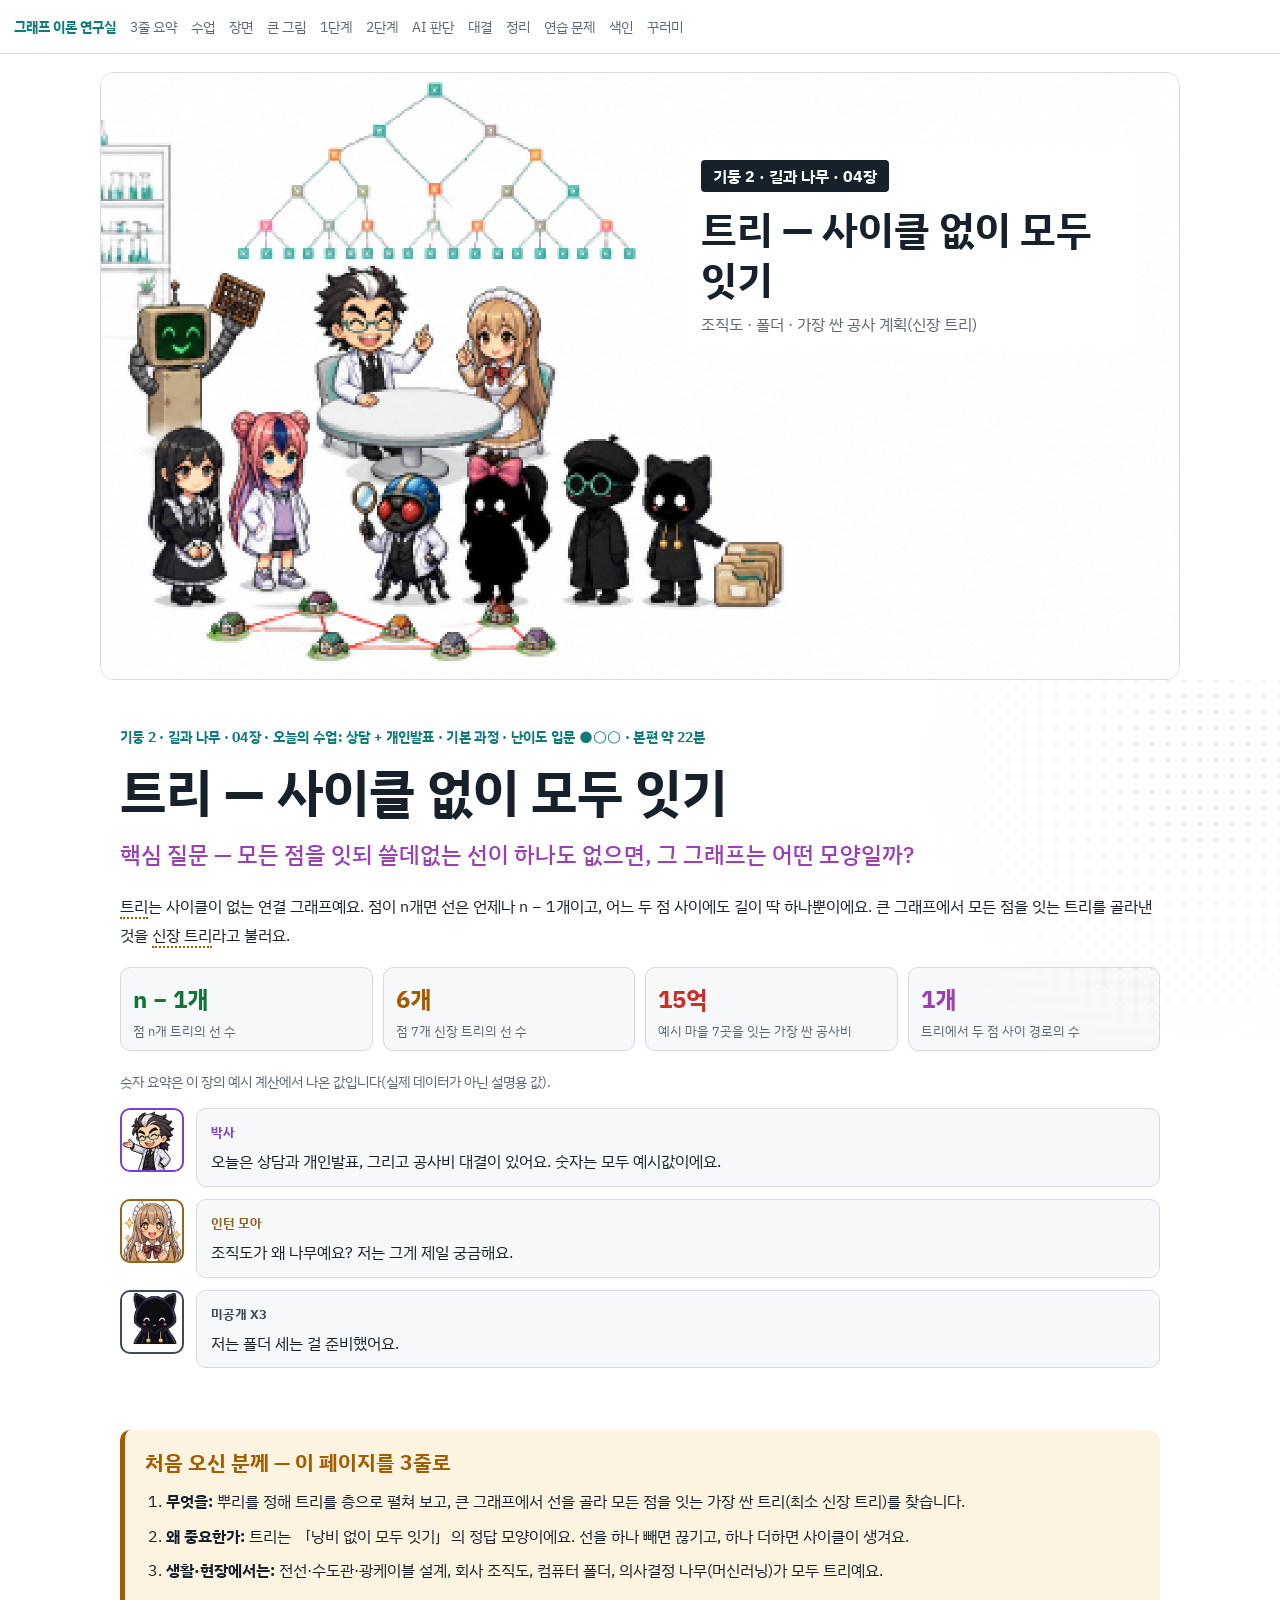
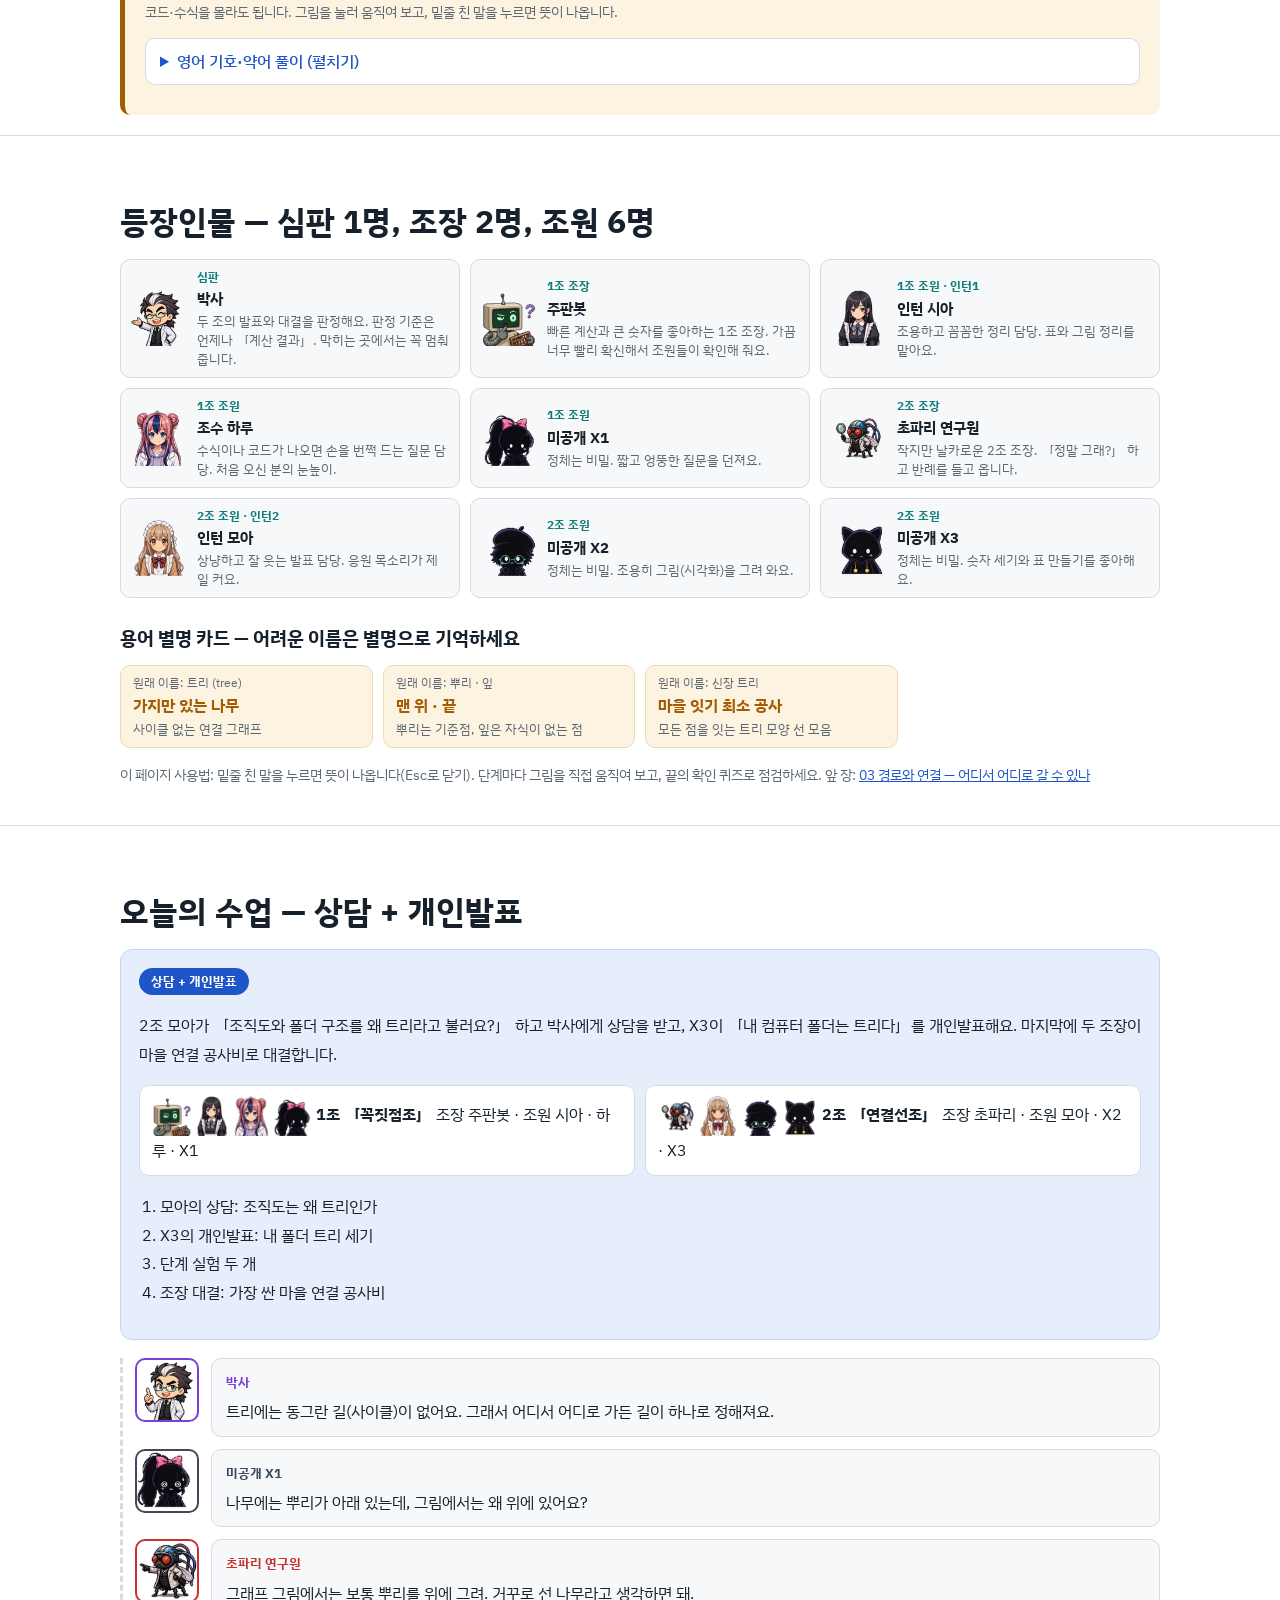
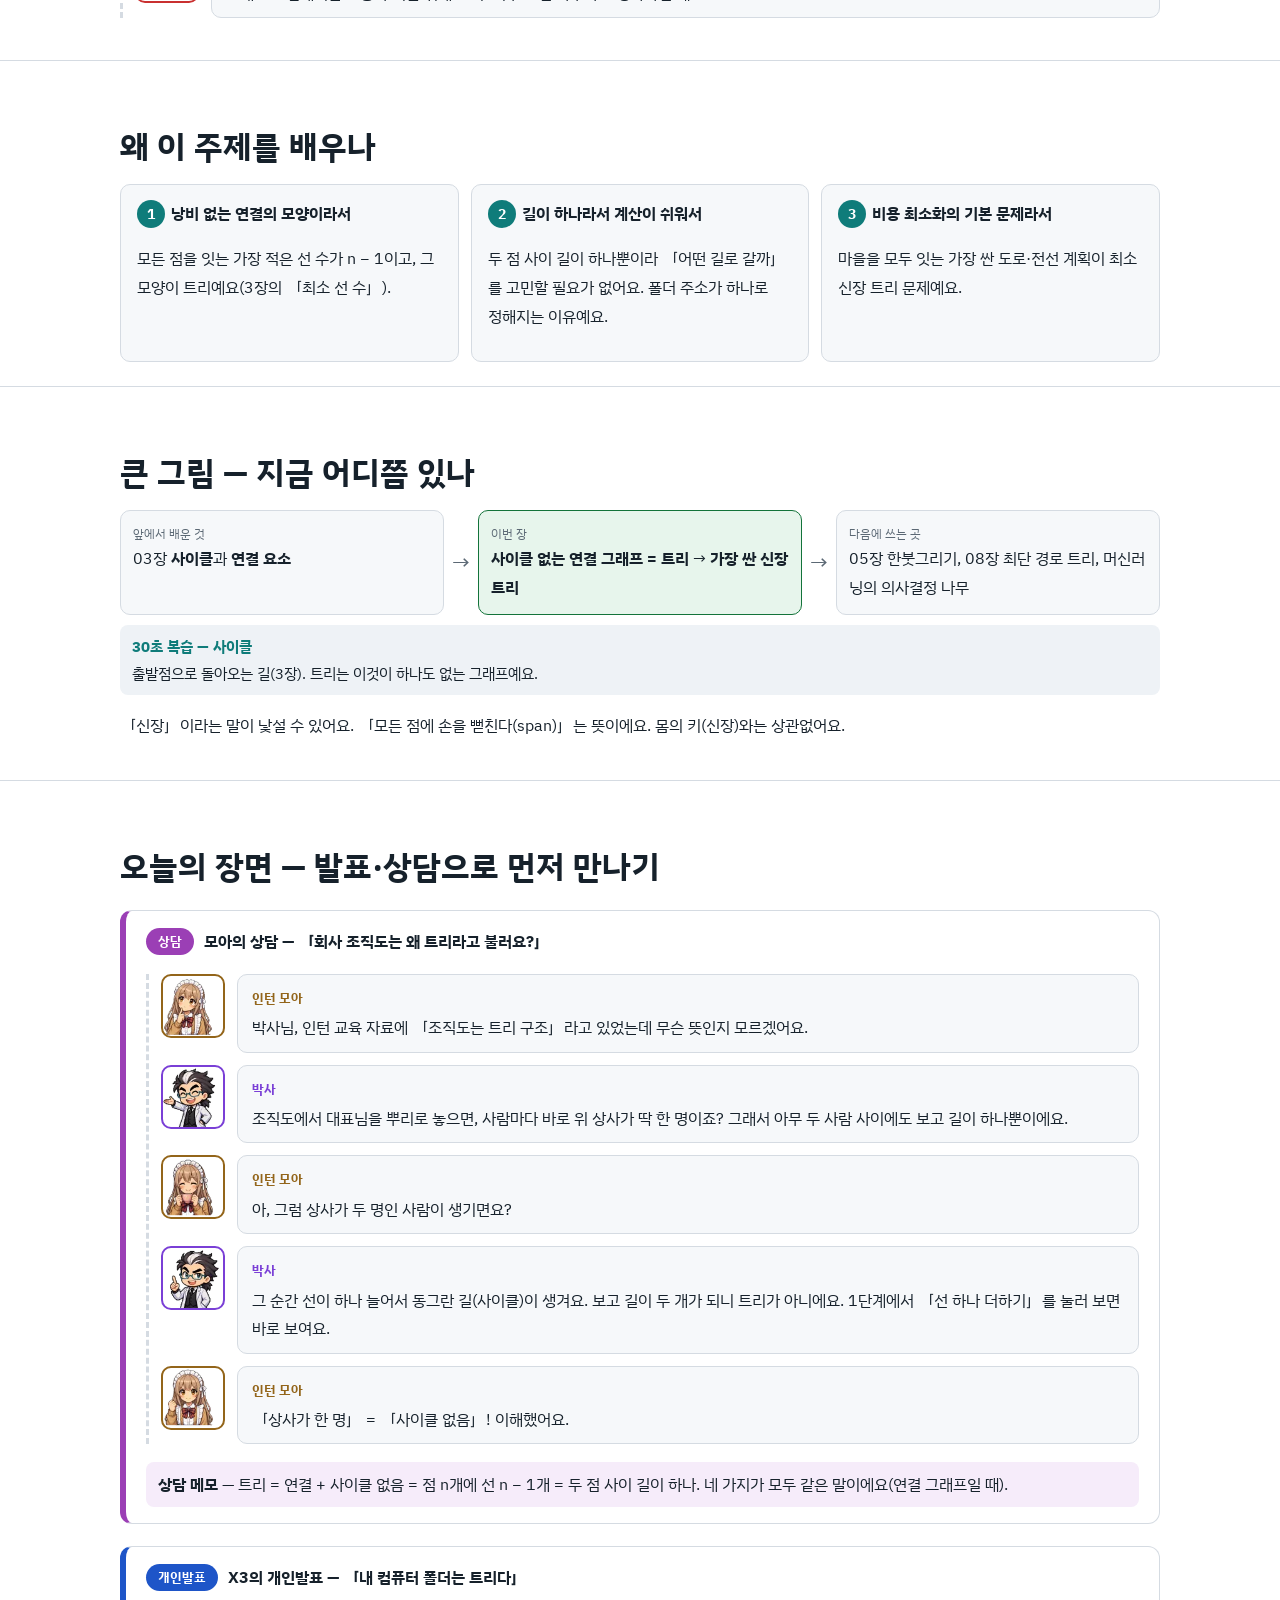
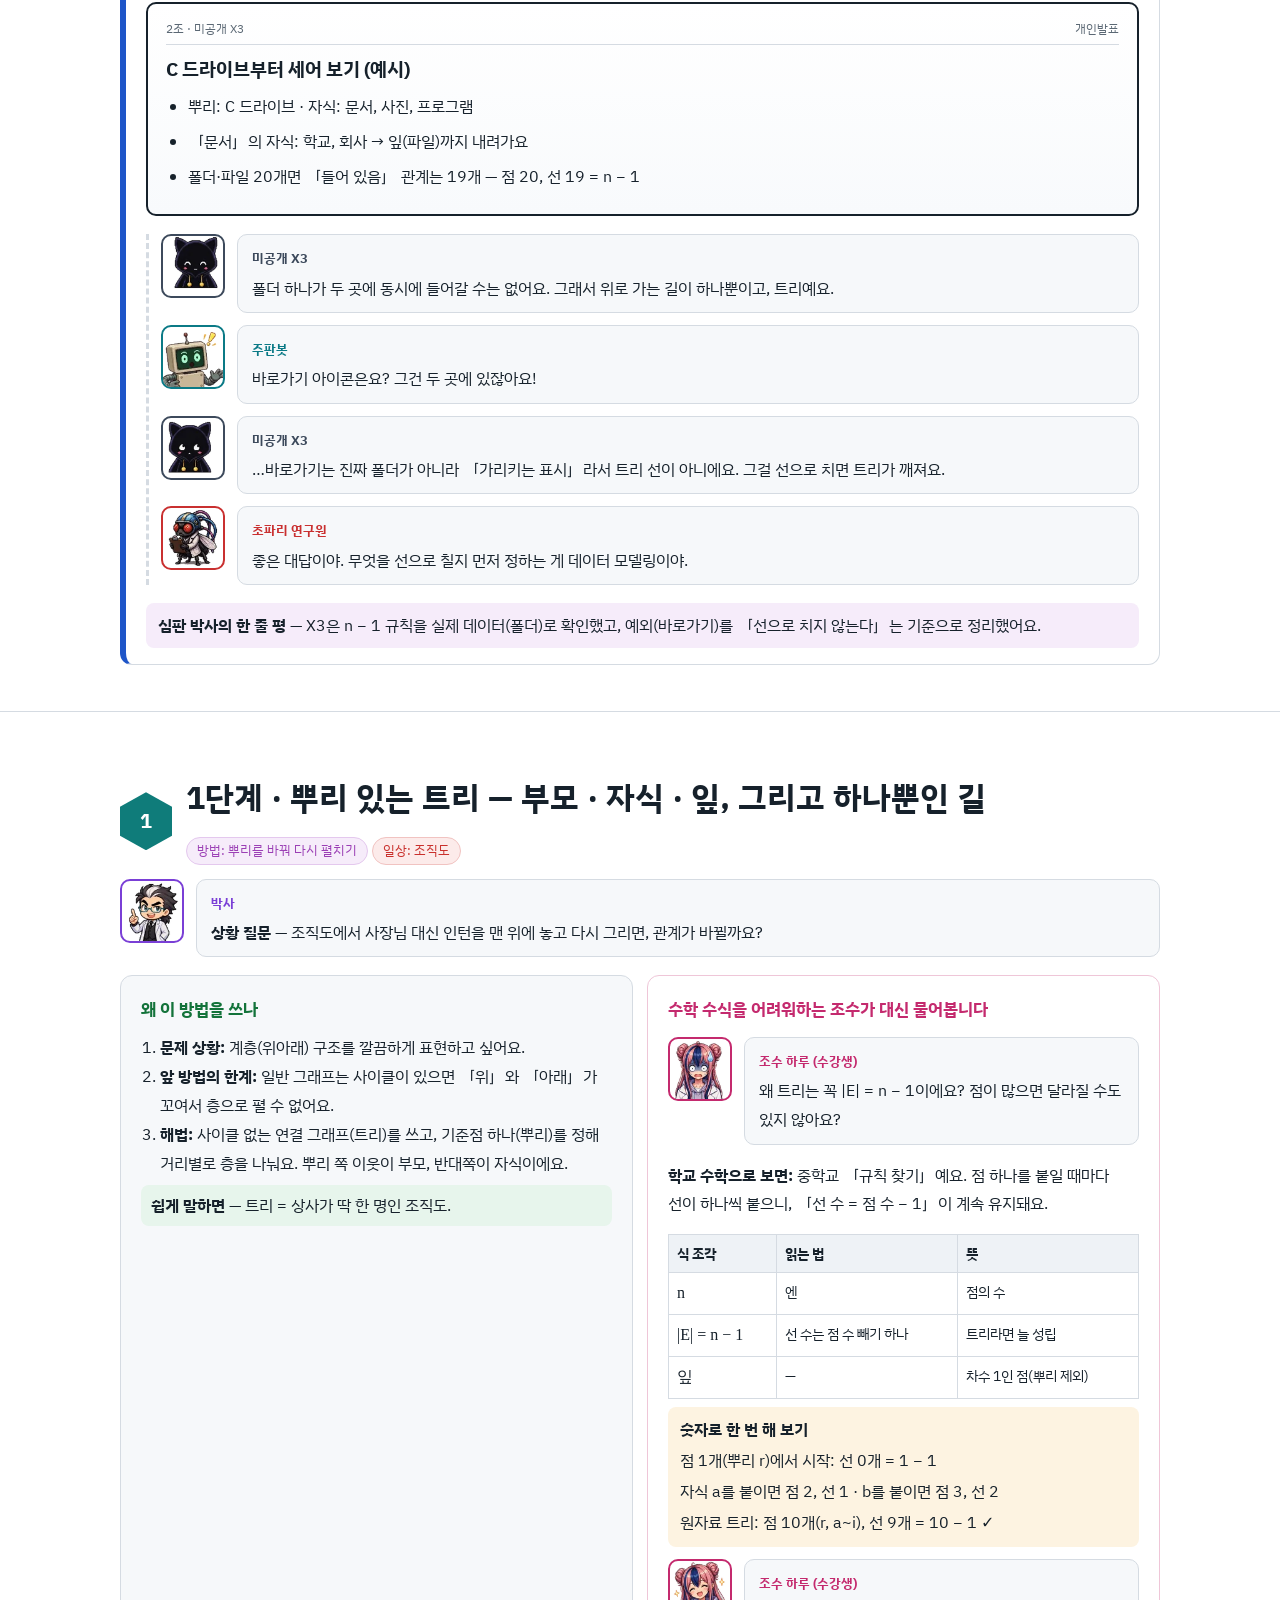
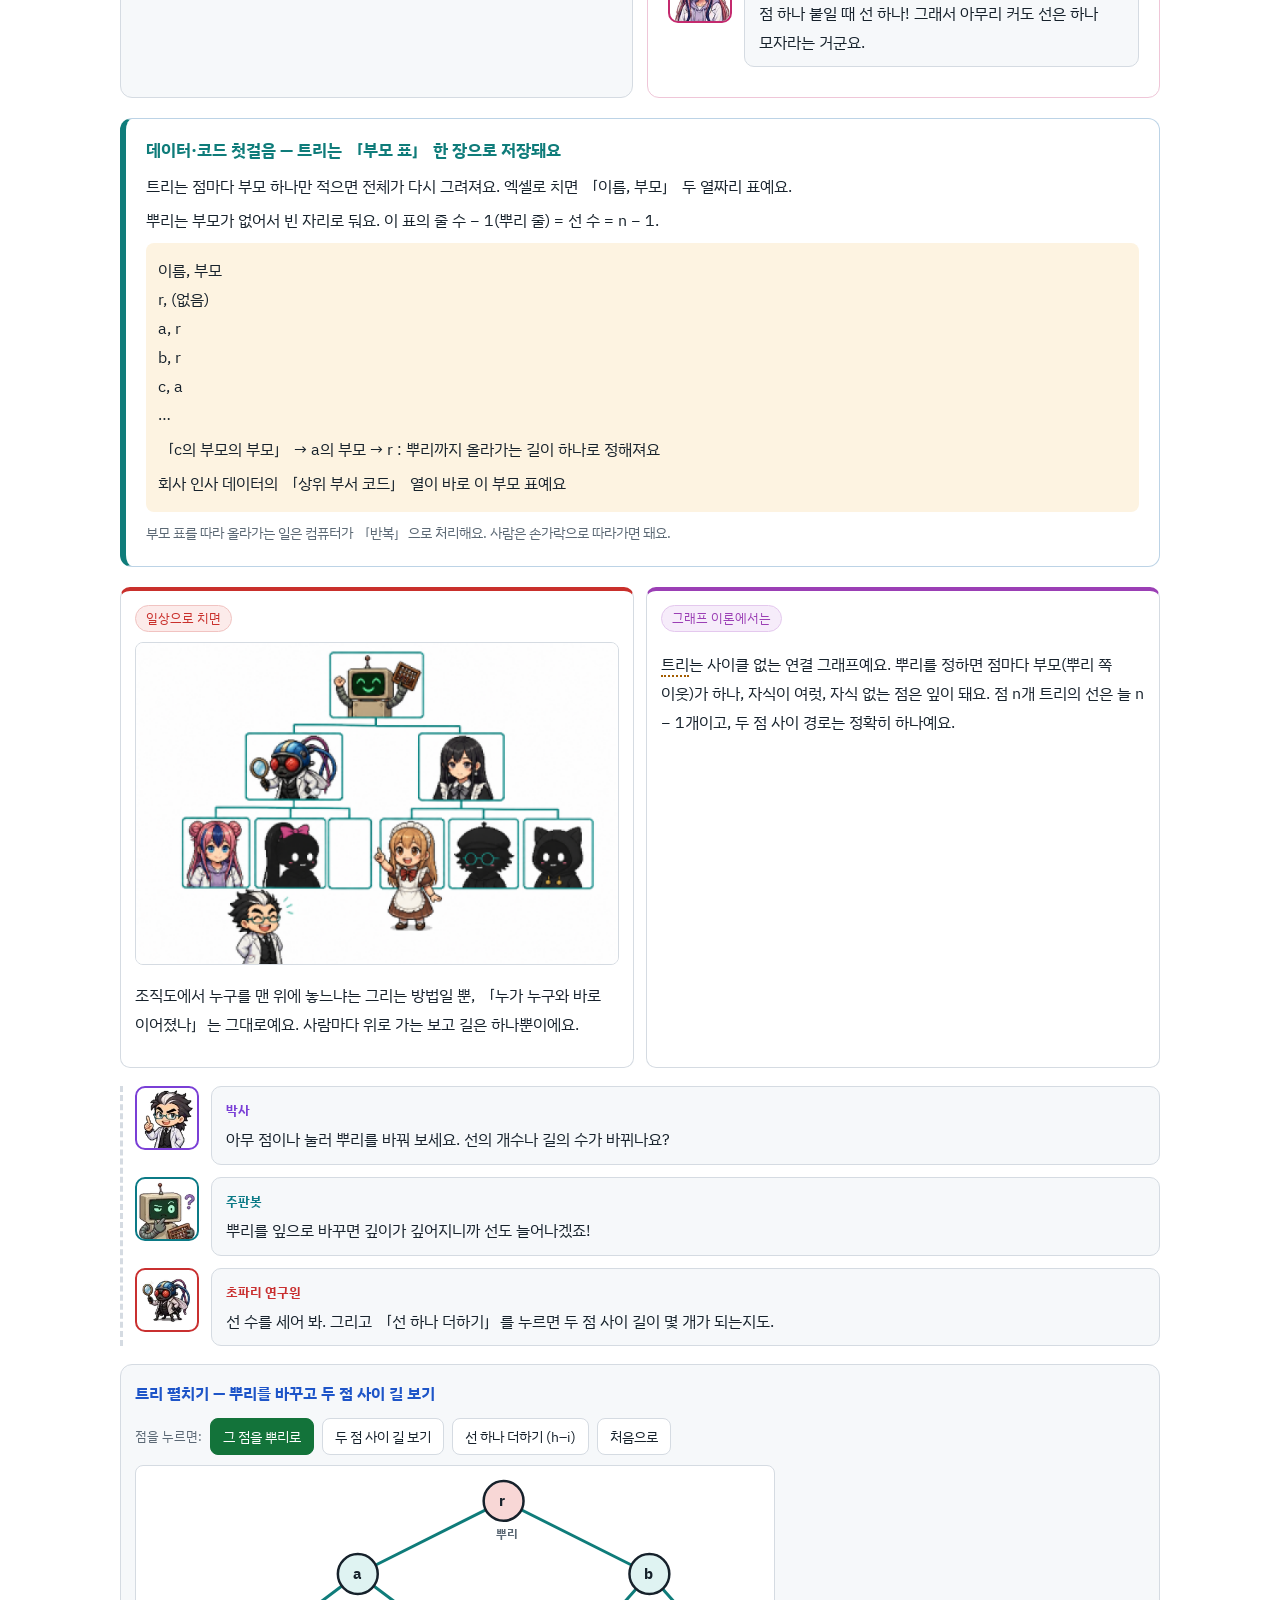
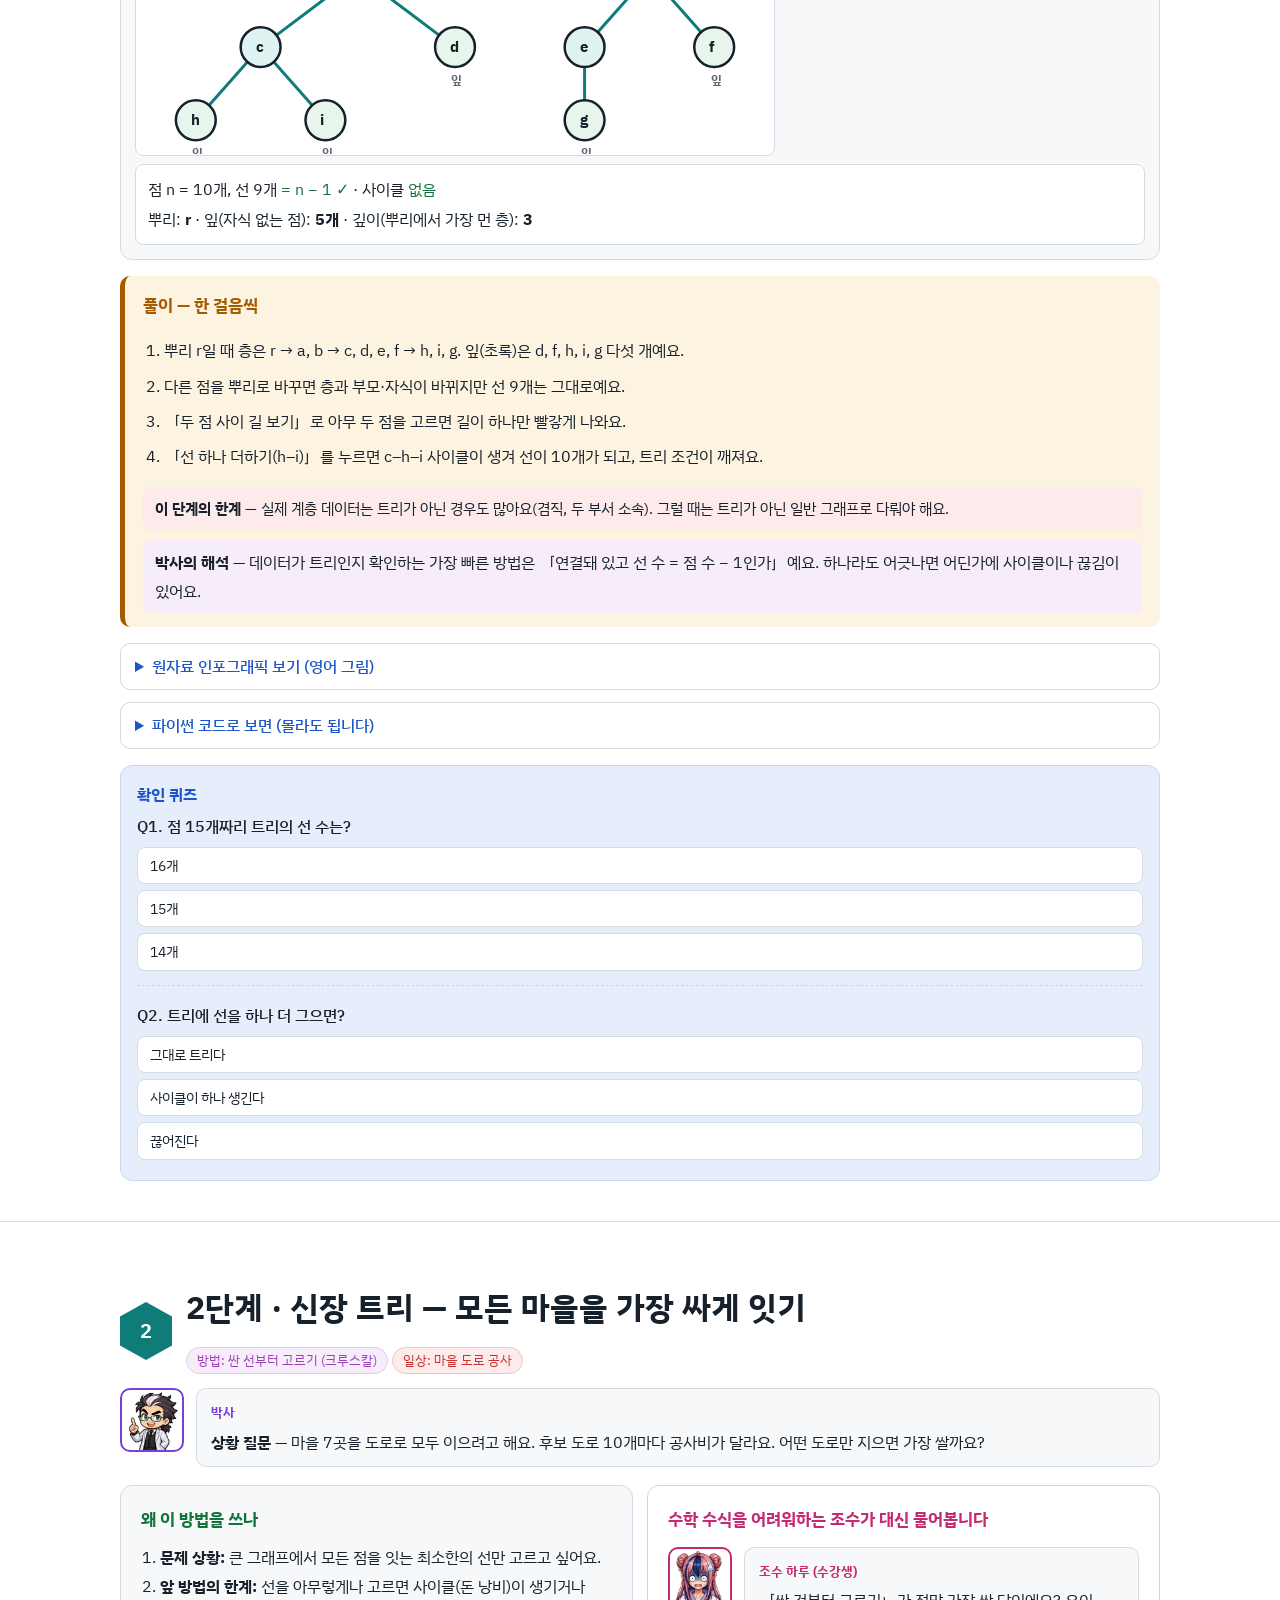
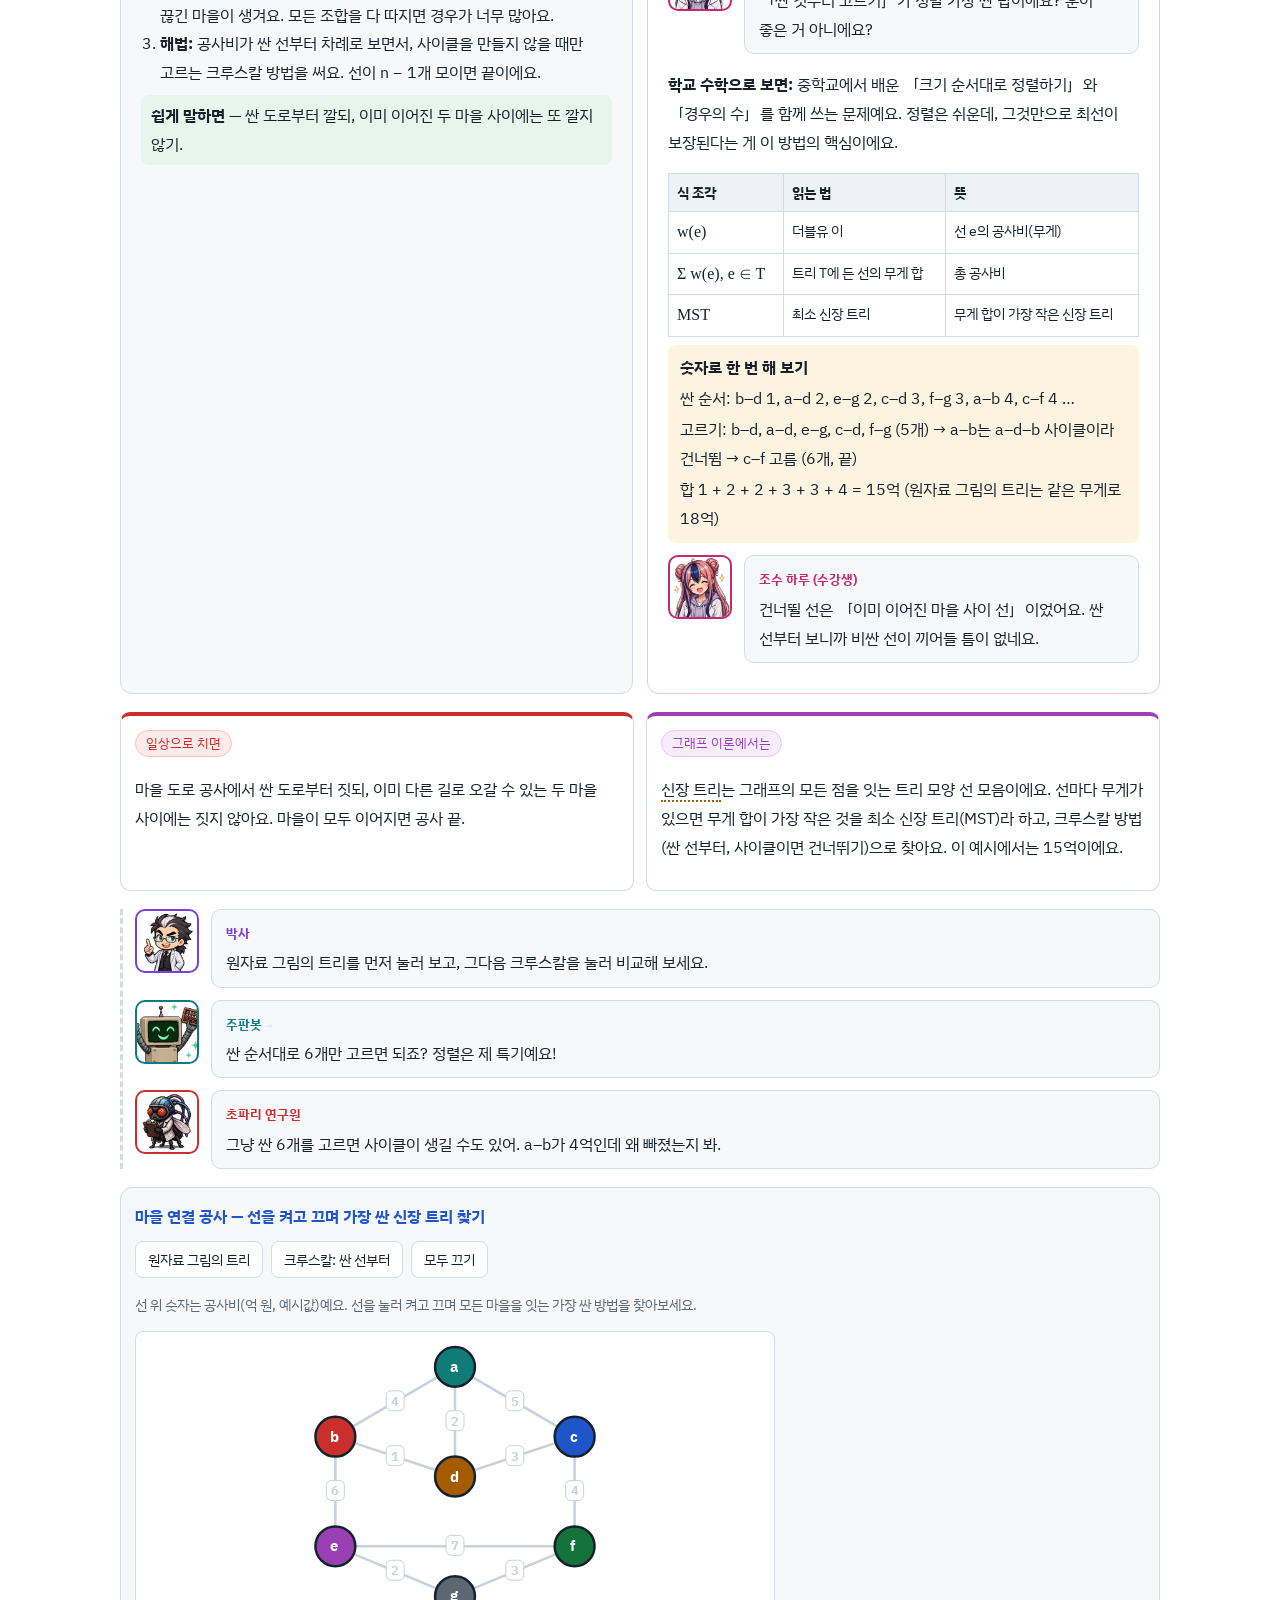
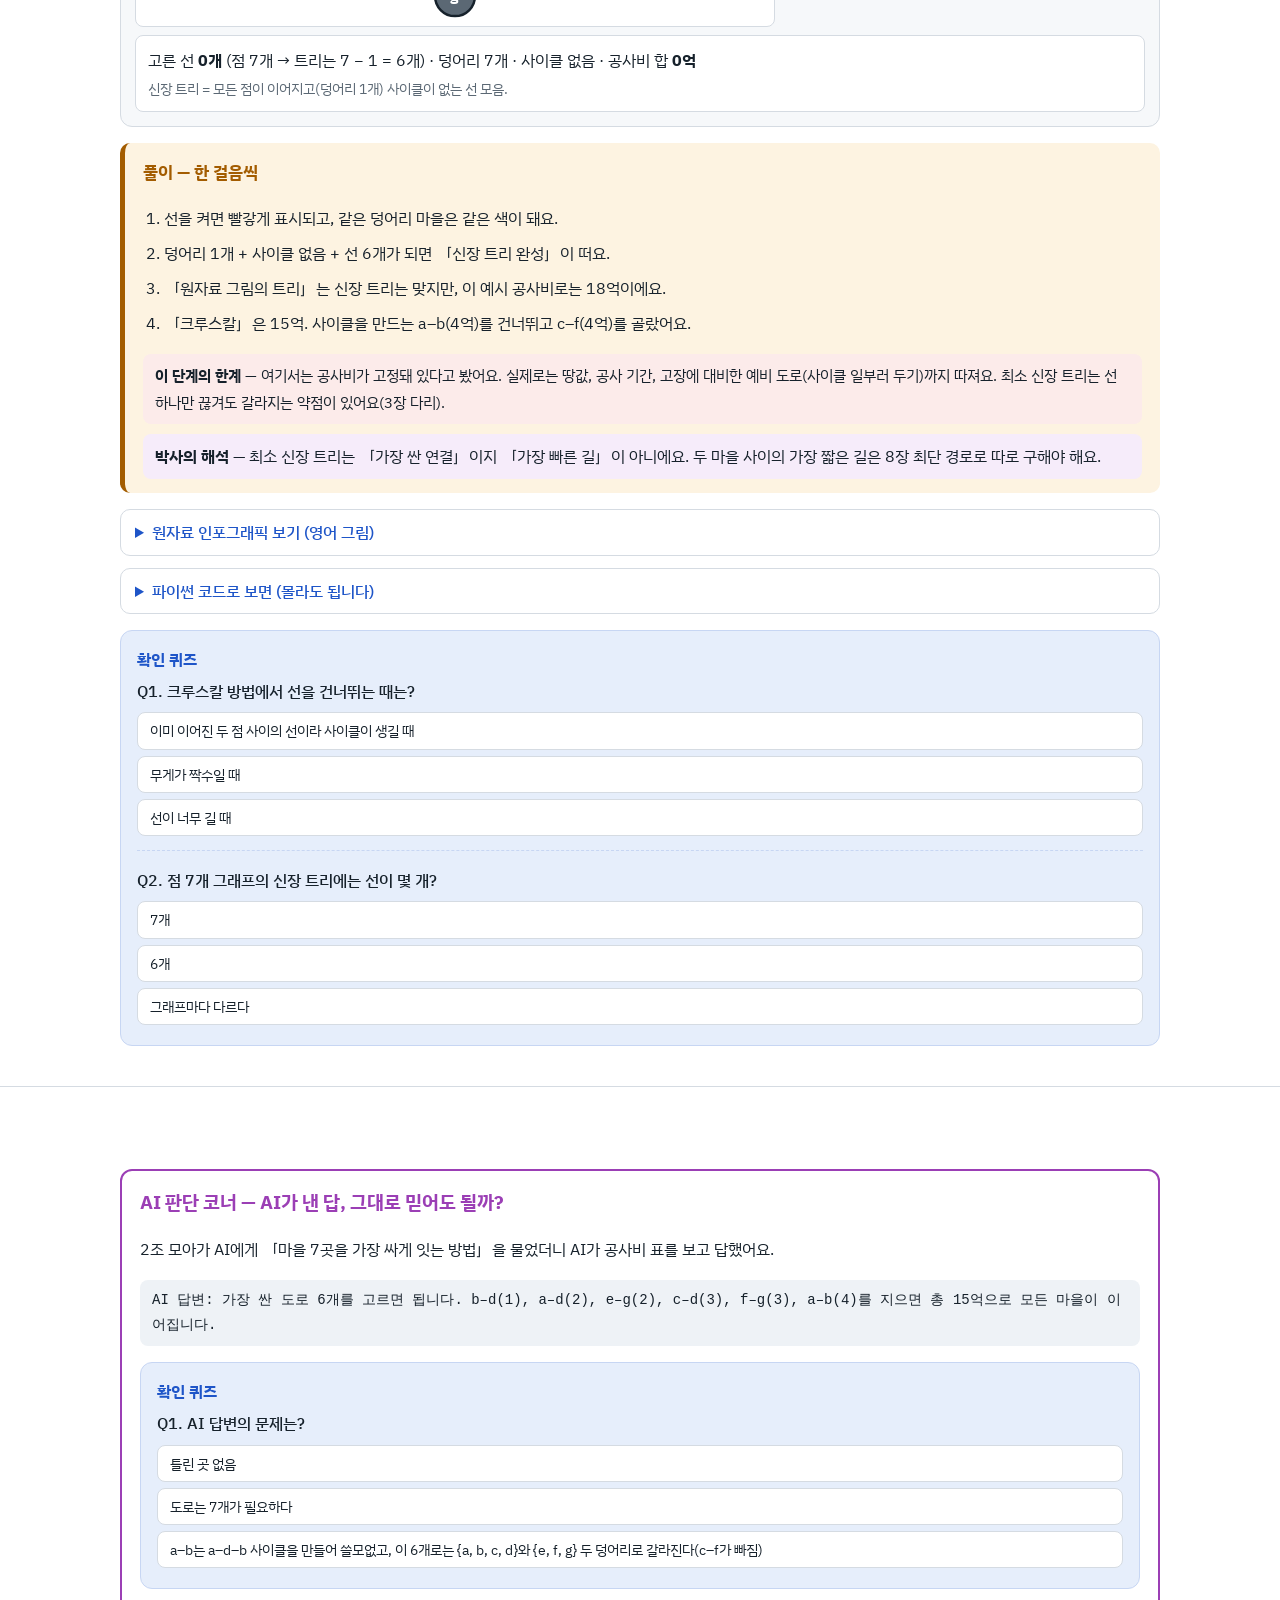
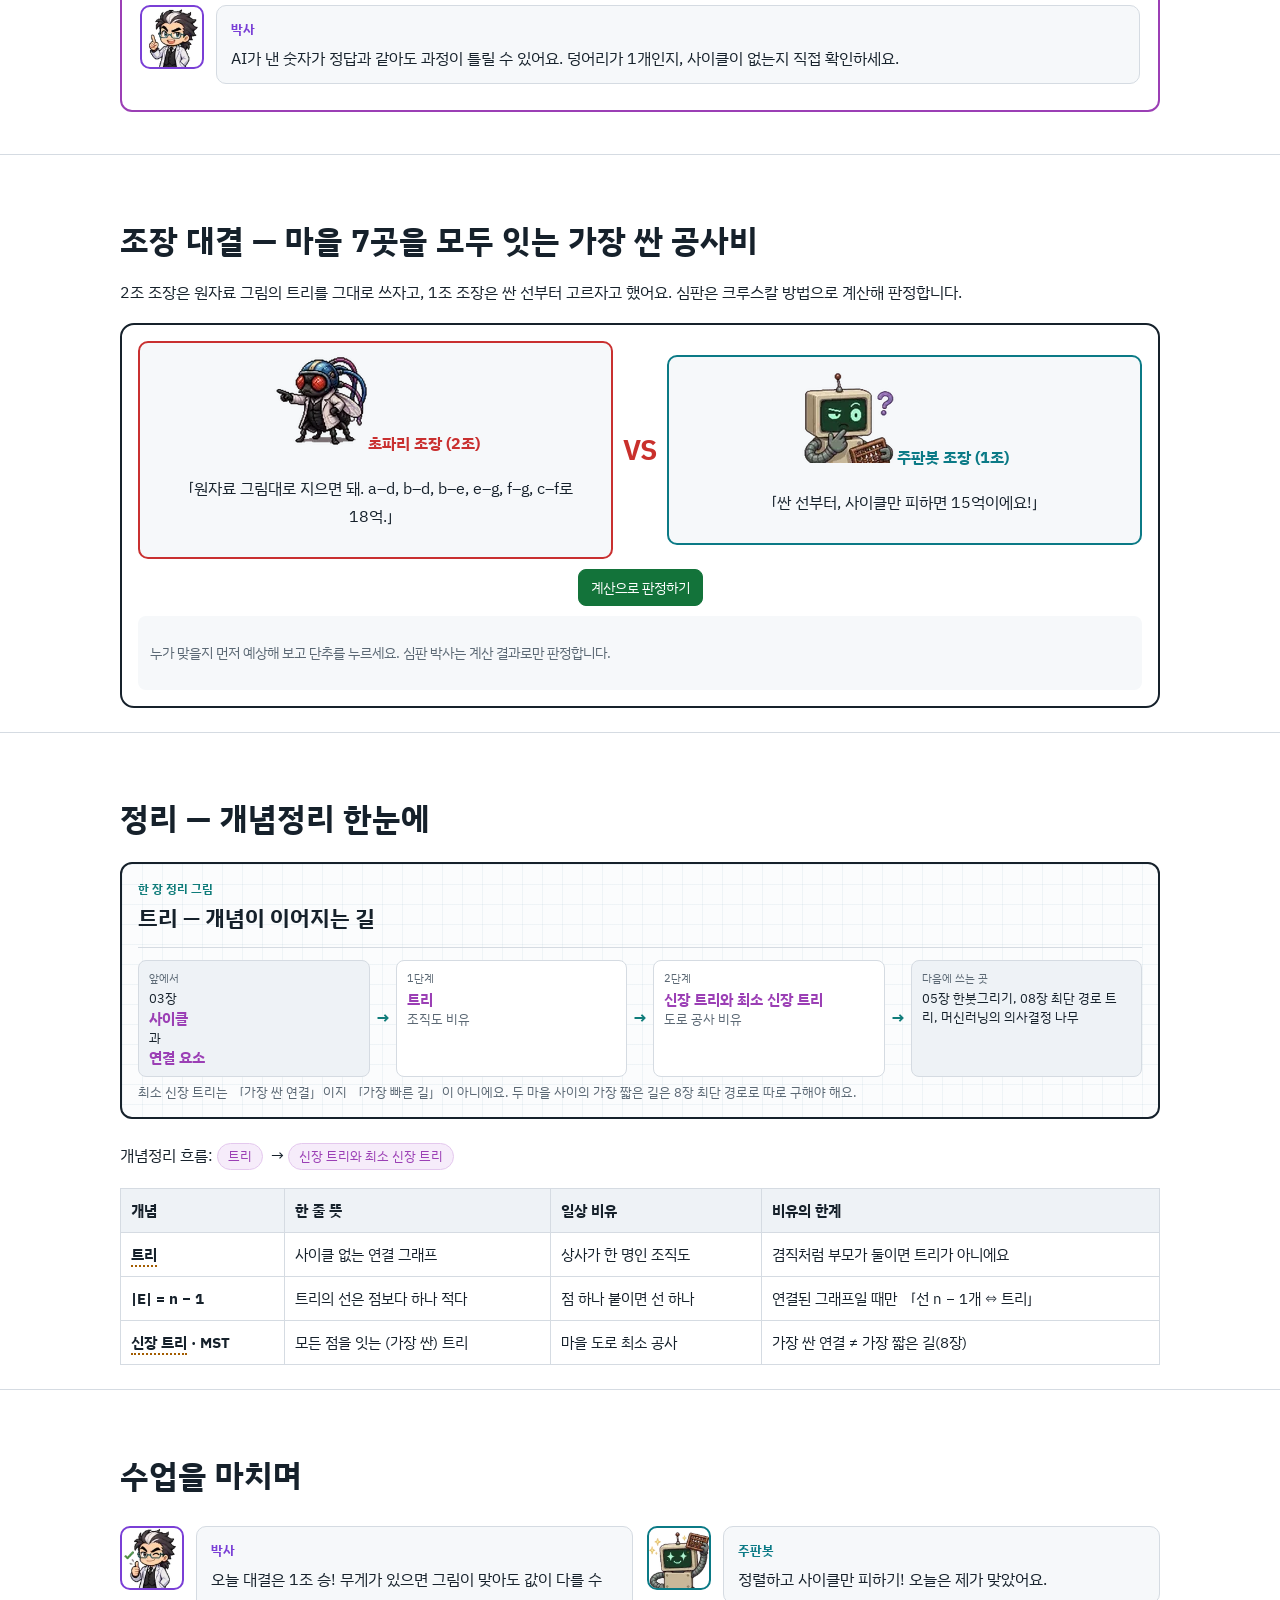
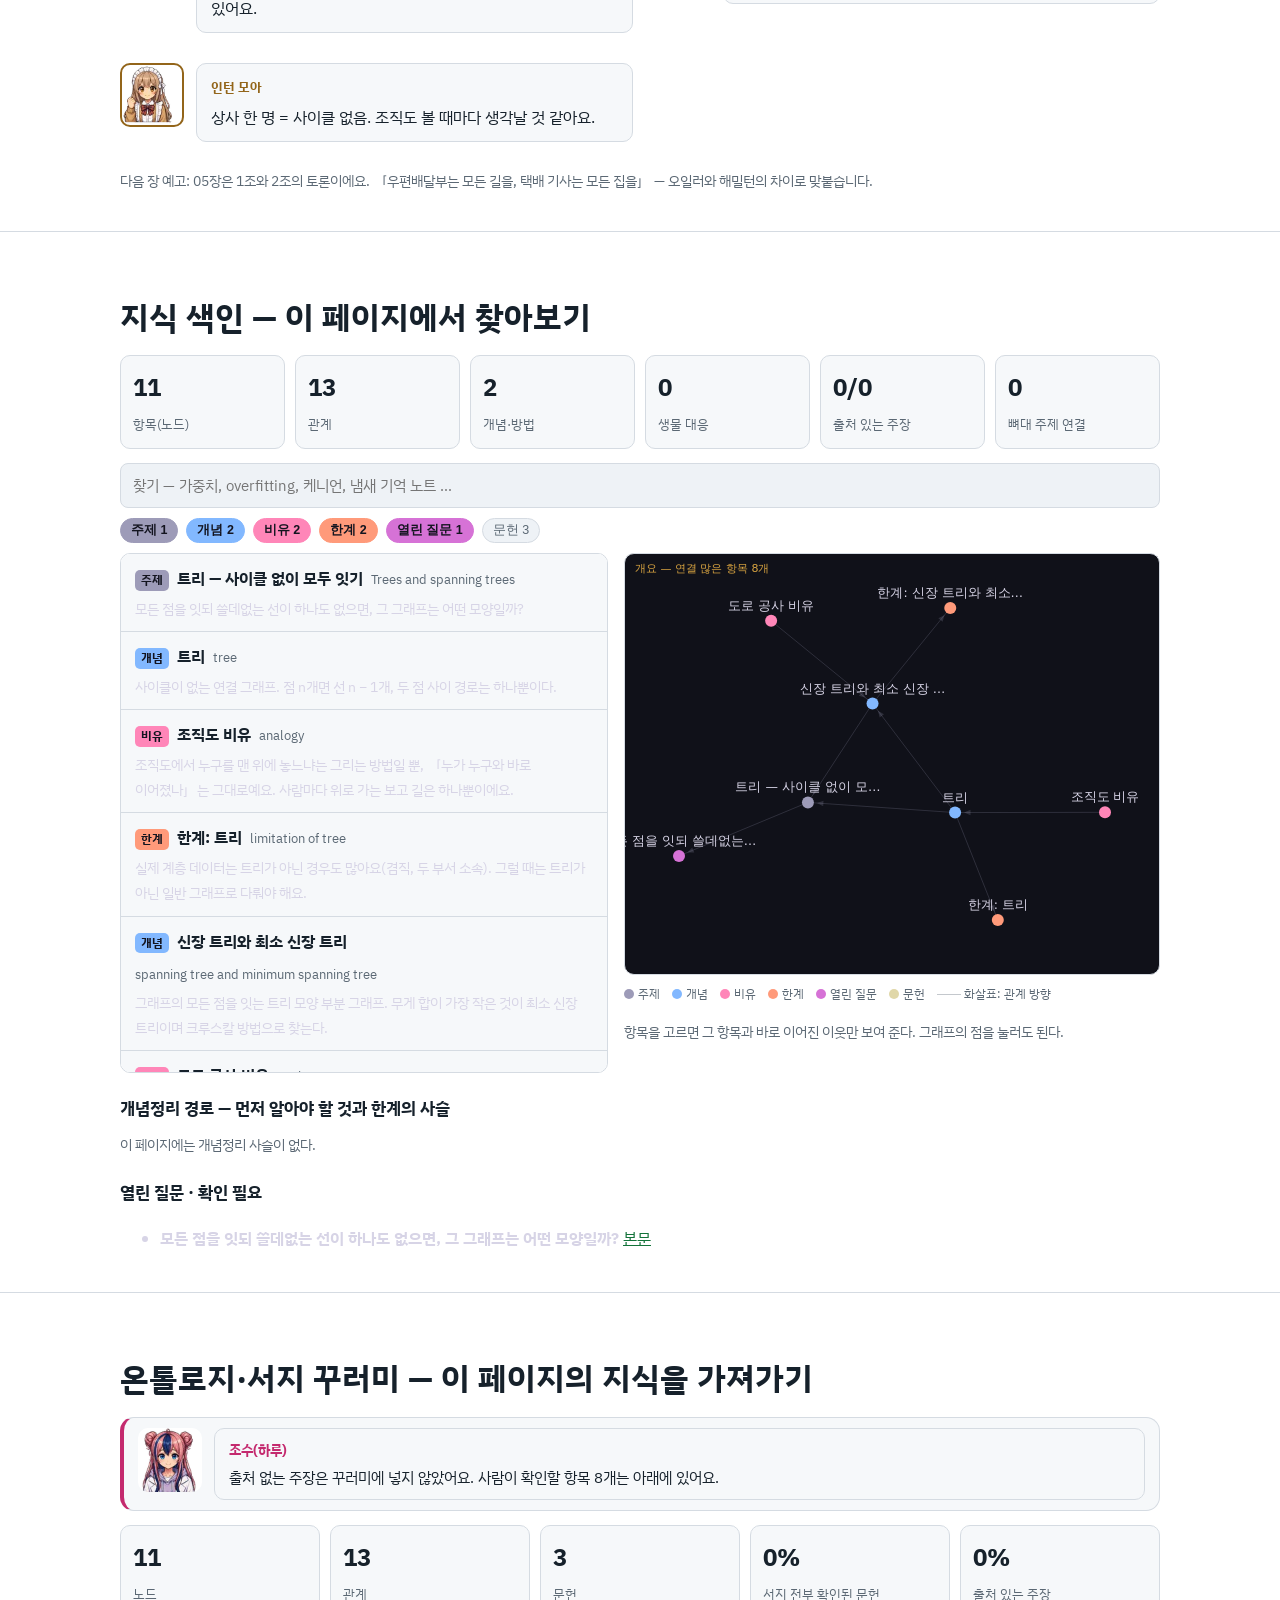
<file: 04_trees.html>
<!DOCTYPE html><html lang="ko"><head>
<meta charset="utf-8">
<meta name="viewport" content="width=device-width, initial-scale=1, viewport-fit=cover">
<title>04 트리 — 사이클 없이 모두 잇기 — 그래프 이론 연구실 — 점과 선으로 관계를 보는 법</title>
<meta name="description" content="모든 점을 잇되 쓸데없는 선이 하나도 없으면, 그 그래프는 어떤 모양일까?">
<meta property="og:title" content="04 트리 — 사이클 없이 모두 잇기 — 그래프 이론 연구실 — 점과 선으로 관계를 보는 법">
<meta property="og:description" content="모든 점을 잇되 쓸데없는 선이 하나도 없으면, 그 그래프는 어떤 모양일까?">
<meta property="og:type" content="article">
<meta property="og:image" content="img/og/og_04.webp">
<link rel="preconnect" href="https://fonts.googleapis.com"><link rel="preconnect" href="https://fonts.gstatic.com" crossorigin>
<link href="https://fonts.googleapis.com/css2?family=IBM+Plex+Sans+KR:wght@400;500;700&display=swap" rel="stylesheet">
<link rel="stylesheet" href="assets/lab.css">
<!-- px-fix v1 --><style id="px-fix">img{image-rendering:auto!important}</style><script id="px-fix-js">(function(){var R=window.ResizeObserver;function f(i){var n=i.naturalWidth,w=i.getBoundingClientRect().width;if(!n||!w)return;var s=w*(window.devicePixelRatio||1)/n;i.style.setProperty("image-rendering",s>=1.95?"pixelated":"auto","important")}var ro=R?new R(function(es){es.forEach(function(e){f(e.target)})}):null;function a(i){if(i.__px)return;i.__px=1;i.addEventListener("load",function(){f(i)});if(ro)ro.observe(i);f(i)}function all(r){(r||document).querySelectorAll&&(r||document).querySelectorAll("img").forEach(a)}function go(){all();if(window.MutationObserver)new MutationObserver(function(ms){ms.forEach(function(m){m.addedNodes.forEach(function(n){if(n.nodeType!==1)return;if(n.tagName==="IMG")a(n);else all(n)})})}).observe(document.documentElement,{childList:true,subtree:true});window.addEventListener("resize",function(){document.querySelectorAll("img").forEach(f)})}if(document.readyState==="loading")document.addEventListener("DOMContentLoaded",go);else go()})();</script><!-- /px-fix -->
</head><body>
<nav class="top" aria-label="이 페이지 목차"><a class="logo" href="index.html">그래프 이론 연구실</a><a href="#three">3줄 요약</a><a href="#class">수업</a><a href="#scene">장면</a><a href="#map">큰 그림</a><a href="#lv1">1단계</a><a href="#lv2">2단계</a><a href="#ai">AI 판단</a><a href="#duel">대결</a><a href="#sum">정리</a><a href="exercise/index.html#ex04">연습 문제</a><a href="#kg">색인</a><a href="#export">꾸러미</a></nav><div id="prog"></div>
<div class="cover has-img" id="top"><img class="cimg" src="img/cover/cover_04.webp" width="1920" height="1080" alt="트리 — 사이클 없이 모두 잇기 표지 — 심판 박사, 조장 초파리와 주판봇, 인턴 모아"><div class="ctext"><span class="no">기둥 2 · 길과 나무 · 04장</span><h1>트리 — 사이클 없이 모두 잇기</h1><p>조직도 · 폴더 · 가장 싼 공사 계획(신장 트리)</p></div></div>
<header class="hero"><div class="wrap">
<div class="kicker">기둥 2 · 길과 나무 · 04장 · 오늘의 수업: 상담 + 개인발표 · 기본 과정 · 난이도 입문 ●○○ · 본편 약 22분</div>
<h1>트리 — 사이클 없이 모두 잇기</h1>
<p class="q">핵심 질문 — 모든 점을 잇되 쓸데없는 선이 하나도 없으면, 그 그래프는 어떤 모양일까?</p>
<p><span class="jt" data-t="트리" data-d="사이클이 없는 연결 그래프. 점 n개에 선 n − 1개.">트리</span>는 사이클이 없는 연결 그래프예요. 점이 n개면 선은 언제나 n − 1개이고, 어느 두 점 사이에도 길이 딱 하나뿐이에요. 큰 그래프에서 모든 점을 잇는 트리를 골라낸 것을 <span class="jt" data-t="신장 트리" data-d="그래프의 모든 점을 잇는 트리 모양의 선 모음.">신장 트리</span>라고 불러요.</p>
<div class="kpis"><div class="kpi g"><b>n − 1개</b><span>점 n개 트리의 선 수</span></div><div class="kpi a"><b>6개</b><span>점 7개 신장 트리의 선 수</span></div><div class="kpi r"><b>15억</b><span>예시 마을 7곳을 잇는 가장 싼 공사비</span></div><div class="kpi m"><b>1개</b><span>트리에서 두 점 사이 경로의 수</span></div></div>
<p class="note">숫자 요약은 이 장의 예시 계산에서 나온 값입니다(실제 데이터가 아닌 설명용 값).</p>
<div class="say" data-who="doc"><img class="who" data-who="doc" data-mood="front" alt="" aria-hidden="true"><div><b class="name">박사</b><p>오늘은 상담과 개인발표, 그리고 공사비 대결이 있어요. 숫자는 모두 예시값이에요.</p></div></div><div class="say" data-who="moa"><img class="who" data-who="moa" data-mood="e19" alt="" aria-hidden="true"><div><b class="name">인턴 모아</b><p>조직도가 왜 나무예요? 저는 그게 제일 궁금해요.</p></div></div><div class="say" data-who="x3"><img class="who" data-who="x3" data-mood="e16" alt="" aria-hidden="true"><div><b class="name">미공개 X3</b><p>저는 폴더 세는 걸 준비했어요.</p></div></div>
</div></header>
<div class="wrap"><div class="three" id="three"><h2>처음 오신 분께 — 이 페이지를 3줄로</h2><ol>
<li><b>무엇을:</b> 뿌리를 정해 트리를 층으로 펼쳐 보고, 큰 그래프에서 선을 골라 모든 점을 잇는 가장 싼 트리(최소 신장 트리)를 찾습니다.</li><li><b>왜 중요한가:</b> 트리는 「낭비 없이 모두 잇기」의 정답 모양이에요. 선을 하나 빼면 끊기고, 하나 더하면 사이클이 생겨요.</li><li><b>생활·현장에서는:</b> 전선·수도관·광케이블 설계, 회사 조직도, 컴퓨터 폴더, 의사결정 나무(머신러닝)가 모두 트리예요.</li></ol>
<p class="note">코드·수식을 몰라도 됩니다. 그림을 눌러 움직여 보고, 밑줄 친 말을 누르면 뜻이 나옵니다.</p>
<details><summary>영어 기호·약어 풀이 (펼치기)</summary><ul><li><b>n</b> — 점의 개수</li><li><b>|E| = n − 1</b> — 트리의 선 수는 점 수보다 하나 적다</li><li><b>T</b> — 트리 (Tree)</li><li><b>MST</b> — 최소 신장 트리 (Minimum Spanning Tree) — 무게 합이 가장 작은 신장 트리</li></ul></details>
</div></div>
<section class="level" id="cast"><div class="wrap"><h2>등장인물 — 심판 1명, 조장 2명, 조원 6명</h2>
<div class="cast"><div><img class="" data-who="doc" data-mood="front" alt="" aria-hidden="true"><div><span class="role">심판</span><b>박사</b><span>두 조의 발표와 대결을 판정해요. 판정 기준은 언제나 「계산 결과」. 막히는 곳에서는 꼭 멈춰 줍니다.</span></div></div><div><img class="" data-who="robo" data-mood="calc" alt="" aria-hidden="true"><div><span class="role">1조 조장</span><b>주판봇</b><span>빠른 계산과 큰 숫자를 좋아하는 1조 조장. 가끔 너무 빨리 확신해서 조원들이 확인해 줘요.</span></div></div><div><img class="" data-who="sia" data-mood="e13" alt="" aria-hidden="true"><div><span class="role">1조 조원 · 인턴1</span><b>인턴 시아</b><span>조용하고 꼼꼼한 정리 담당. 표와 그림 정리를 맡아요.</span></div></div><div><img class="" data-who="asst" data-mood="e13" alt="" aria-hidden="true"><div><span class="role">1조 조원</span><b>조수 하루</b><span>수식이나 코드가 나오면 손을 번쩍 드는 질문 담당. 처음 오신 분의 눈높이.</span></div></div><div><img class="" data-who="x1" data-mood="e13" alt="" aria-hidden="true"><div><span class="role">1조 조원</span><b>미공개 X1</b><span>정체는 비밀. 짧고 엉뚱한 질문을 던져요.</span></div></div><div><img class="" data-who="fly" data-mood="magnify" alt="" aria-hidden="true"><div><span class="role">2조 조장</span><b>초파리 연구원</b><span>작지만 날카로운 2조 조장. 「정말 그래?」 하고 반례를 들고 옵니다.</span></div></div><div><img class="" data-who="moa" data-mood="e13" alt="" aria-hidden="true"><div><span class="role">2조 조원 · 인턴2</span><b>인턴 모아</b><span>상냥하고 잘 웃는 발표 담당. 응원 목소리가 제일 커요.</span></div></div><div><img class="" data-who="x2" data-mood="e13" alt="" aria-hidden="true"><div><span class="role">2조 조원</span><b>미공개 X2</b><span>정체는 비밀. 조용히 그림(시각화)을 그려 와요.</span></div></div><div><img class="" data-who="x3" data-mood="e13" alt="" aria-hidden="true"><div><span class="role">2조 조원</span><b>미공개 X3</b><span>정체는 비밀. 숫자 세기와 표 만들기를 좋아해요.</span></div></div></div>
<h3>용어 별명 카드 — 어려운 이름은 별명으로 기억하세요</h3><div class="nick"><div><span class="role">원래 이름: 트리 (tree)</span><b>가지만 있는 나무</b><span>사이클 없는 연결 그래프</span></div><div><span class="role">원래 이름: 뿌리 · 잎</span><b>맨 위 · 끝</b><span>뿌리는 기준점, 잎은 자식이 없는 점</span></div><div><span class="role">원래 이름: 신장 트리</span><b>마을 잇기 최소 공사</b><span>모든 점을 잇는 트리 모양 선 모음</span></div></div>
<p class="note">이 페이지 사용법: 밑줄 친 말을 누르면 뜻이 나옵니다(Esc로 닫기). 단계마다 그림을 직접 움직여 보고, 끝의 확인 퀴즈로 점검하세요. 앞 장: <a href="03_paths_connectivity.html">03 경로와 연결 — 어디서 어디로 갈 수 있나</a></p>
</div></section>
<section class="level" id="class"><div class="wrap"><h2>오늘의 수업 — 상담 + 개인발표</h2>
<div class="klass"><span class="fmt">상담 + 개인발표</span><p>2조 모아가 「조직도와 폴더 구조를 왜 트리라고 불러요?」 하고 박사에게 상담을 받고, X3이 「내 컴퓨터 폴더는 트리다」를 개인발표해요. 마지막에 두 조장이 마을 연결 공사비로 대결합니다.</p><div class="groups"><div><img class="" data-who="robo" data-mood="calc" alt="" aria-hidden="true"><img class="" data-who="sia" data-mood="e13" alt="" aria-hidden="true"><img class="" data-who="asst" data-mood="e13" alt="" aria-hidden="true"><img class="" data-who="x1" data-mood="e13" alt="" aria-hidden="true"> <b>1조 「꼭짓점조」</b> 조장 주판봇 · 조원 시아 · 하루 · X1</div><div><img class="" data-who="fly" data-mood="magnify" alt="" aria-hidden="true"><img class="" data-who="moa" data-mood="e13" alt="" aria-hidden="true"><img class="" data-who="x2" data-mood="e13" alt="" aria-hidden="true"><img class="" data-who="x3" data-mood="e13" alt="" aria-hidden="true"> <b>2조 「연결선조」</b> 조장 초파리 · 조원 모아 · X2 · X3</div></div><ol><li>모아의 상담: 조직도는 왜 트리인가</li><li>X3의 개인발표: 내 폴더 트리 세기</li><li>단계 실험 두 개</li><li>조장 대결: 가장 싼 마을 연결 공사비</li></ol></div>
<div class="talk"><div class="say" data-who="doc"><img class="who" data-who="doc" data-mood="board" alt="" aria-hidden="true"><div><b class="name">박사</b><p>트리에는 동그란 길(사이클)이 없어요. 그래서 어디서 어디로 가든 길이 하나로 정해져요.</p></div></div><div class="say" data-who="x1"><img class="who" data-who="x1" data-mood="e15" alt="" aria-hidden="true"><div><b class="name">미공개 X1</b><p>나무에는 뿌리가 아래 있는데, 그림에서는 왜 위에 있어요?</p></div></div><div class="say" data-who="fly"><img class="who" data-who="fly" data-mood="point" alt="" aria-hidden="true"><div><b class="name">초파리 연구원</b><p>그래프 그림에서는 보통 뿌리를 위에 그려. 거꾸로 선 나무라고 생각하면 돼.</p></div></div></div></div></section>
<section class="level" id="why"><div class="wrap"><h2>왜 이 주제를 배우나</h2><div class="steps"><div><b class="n">1</b><b>낭비 없는 연결의 모양이라서</b><p>모든 점을 잇는 가장 적은 선 수가 n − 1이고, 그 모양이 트리예요(3장의 「최소 선 수」).</p></div><div><b class="n">2</b><b>길이 하나라서 계산이 쉬워서</b><p>두 점 사이 길이 하나뿐이라 「어떤 길로 갈까」를 고민할 필요가 없어요. 폴더 주소가 하나로 정해지는 이유예요.</p></div><div><b class="n">3</b><b>비용 최소화의 기본 문제라서</b><p>마을을 모두 잇는 가장 싼 도로·전선 계획이 최소 신장 트리 문제예요.</p></div></div></div></section>
<section class="level" id="map"><div class="wrap"><h2>큰 그림 — 지금 어디쯤 있나</h2>
<div class="map3"><div><small>앞에서 배운 것</small>03장 <b>사이클</b>과 <b>연결 요소</b></div><i aria-hidden="true">→</i><div class="now"><small>이번 장</small><b>사이클 없는 연결 그래프 = 트리</b> → <b>가장 싼 신장 트리</b></div><i aria-hidden="true">→</i><div><small>다음에 쓰는 곳</small>05장 한붓그리기, 08장 최단 경로 트리, 머신러닝의 의사결정 나무</div></div>
<div class="recap"><b>30초 복습 — 사이클</b><br>출발점으로 돌아오는 길(3장). 트리는 이것이 하나도 없는 그래프예요.</div><p>「신장」이라는 말이 낯설 수 있어요. 「모든 점에 손을 뻗친다(span)」는 뜻이에요. 몸의 키(신장)와는 상관없어요.</p></div></section>
<section class="level" id="scene"><div class="wrap"><h2>오늘의 장면 — 발표·상담으로 먼저 만나기</h2><div class="scene-card m"><div class="sc-head"><span class="sc-tag">상담</span><b>모아의 상담 — 「회사 조직도는 왜 트리라고 불러요?」</b></div><div class="talk"><div class="say" data-who="moa"><img class="who" data-who="moa" data-mood="e09" alt="" aria-hidden="true"><div><b class="name">인턴 모아</b><p>박사님, 인턴 교육 자료에 「조직도는 트리 구조」라고 있었는데 무슨 뜻인지 모르겠어요.</p></div></div><div class="say" data-who="doc"><img class="who" data-who="doc" data-mood="front" alt="" aria-hidden="true"><div><b class="name">박사</b><p>조직도에서 대표님을 뿌리로 놓으면, 사람마다 바로 위 상사가 딱 한 명이죠? 그래서 아무 두 사람 사이에도 보고 길이 하나뿐이에요.</p></div></div><div class="say" data-who="moa"><img class="who" data-who="moa" data-mood="e01" alt="" aria-hidden="true"><div><b class="name">인턴 모아</b><p>아, 그럼 상사가 두 명인 사람이 생기면요?</p></div></div><div class="say" data-who="doc"><img class="who" data-who="doc" data-mood="board" alt="" aria-hidden="true"><div><b class="name">박사</b><p>그 순간 선이 하나 늘어서 동그란 길(사이클)이 생겨요. 보고 길이 두 개가 되니 트리가 아니에요. 1단계에서 「선 하나 더하기」를 눌러 보면 바로 보여요.</p></div></div><div class="say" data-who="moa"><img class="who" data-who="moa" data-mood="e12" alt="" aria-hidden="true"><div><b class="name">인턴 모아</b><p>「상사가 한 명」 = 「사이클 없음」! 이해했어요.</p></div></div></div><div class="interp"><b>상담 메모</b> — 트리 = 연결 + 사이클 없음 = 점 n개에 선 n − 1개 = 두 점 사이 길이 하나. 네 가지가 모두 같은 말이에요(연결 그래프일 때).</div></div><div class="scene-card b"><div class="sc-head"><span class="sc-tag">개인발표</span><b>X3의 개인발표 — 「내 컴퓨터 폴더는 트리다」</b></div><div class="slide"><div class="sl-top"><span>2조 · 미공개 X3</span><span>개인발표</span></div><h3>C 드라이브부터 세어 보기 (예시)</h3><ul><li>뿌리: C 드라이브 · 자식: 문서, 사진, 프로그램</li><li>「문서」의 자식: 학교, 회사 → 잎(파일)까지 내려가요</li><li>폴더·파일 20개면 「들어 있음」 관계는 19개 — 점 20, 선 19 = n − 1</li></ul></div><div class="talk"><div class="say" data-who="x3"><img class="who" data-who="x3" data-mood="e16" alt="" aria-hidden="true"><div><b class="name">미공개 X3</b><p>폴더 하나가 두 곳에 동시에 들어갈 수는 없어요. 그래서 위로 가는 길이 하나뿐이고, 트리예요.</p></div></div><div class="say" data-who="robo"><img class="who" data-who="robo" data-mood="wow" alt="" aria-hidden="true"><div><b class="name">주판봇</b><p>바로가기 아이콘은요? 그건 두 곳에 있잖아요!</p></div></div><div class="say" data-who="x3"><img class="who" data-who="x3" data-mood="e09" alt="" aria-hidden="true"><div><b class="name">미공개 X3</b><p>…바로가기는 진짜 폴더가 아니라 「가리키는 표시」라서 트리 선이 아니에요. 그걸 선으로 치면 트리가 깨져요.</p></div></div><div class="say" data-who="fly"><img class="who" data-who="fly" data-mood="clip" alt="" aria-hidden="true"><div><b class="name">초파리 연구원</b><p>좋은 대답이야. 무엇을 선으로 칠지 먼저 정하는 게 데이터 모델링이야.</p></div></div></div><div class="interp"><b>심판 박사의 한 줄 평</b> — X3은 n − 1 규칙을 실제 데이터(폴더)로 확인했고, 예외(바로가기)를 「선으로 치지 않는다」는 기준으로 정리했어요.</div></div></div></section>
<section class="level" id="lv1"><div class="wrap"><div class="lvhead"><div class="hex" aria-hidden="true">1</div><div><h2>1단계 · 뿌리 있는 트리 — 부모 · 자식 · 잎, 그리고 하나뿐인 길</h2><span class="tag nn">방법: 뿌리를 바꿔 다시 펼치기</span><span class="tag fly">일상: 조직도</span></div></div><div class="say" data-who="doc"><img class="who" data-who="doc" data-mood="board" alt="" aria-hidden="true"><div><b class="name">박사</b><p><b>상황 질문</b> — 조직도에서 사장님 대신 인턴을 맨 위에 놓고 다시 그리면, 관계가 바뀔까요?</p></div></div><div class="twobox"><div class="whybox"><h3>왜 이 방법을 쓰나</h3><ol><li><b>문제 상황:</b> 계층(위아래) 구조를 깔끔하게 표현하고 싶어요.</li><li><b>앞 방법의 한계:</b> 일반 그래프는 사이클이 있으면 「위」와 「아래」가 꼬여서 층으로 펼 수 없어요.</li><li><b>해법:</b> 사이클 없는 연결 그래프(트리)를 쓰고, 기준점 하나(뿌리)를 정해 거리별로 층을 나눠요. 뿌리 쪽 이웃이 부모, 반대쪽이 자식이에요.</li></ol><div class="easy"><b>쉽게 말하면</b> — 트리 = 상사가 딱 한 명인 조직도.</div></div><div class="mathbox"><h3>수학 수식을 어려워하는 조수가 대신 물어봅니다</h3><div class="say" data-who="asst"><img class="who" data-who="asst" data-mood="shock" alt="" aria-hidden="true"><div><b class="name">조수 하루 (수강생)</b><p>왜 트리는 꼭 |E| = n − 1이에요? 점이 많으면 달라질 수도 있지 않아요?</p></div></div><p><b>학교 수학으로 보면:</b> 중학교 「규칙 찾기」예요. 점 하나를 붙일 때마다 선이 하나씩 붙으니, 「선 수 = 점 수 − 1」이 계속 유지돼요.</p><table class="sym"><thead><tr><th>식 조각</th><th>읽는 법</th><th>뜻</th></tr></thead><tbody><tr><td>n</td><td>엔</td><td>점의 수</td></tr><tr><td>|E| = n − 1</td><td>선 수는 점 수 빼기 하나</td><td>트리라면 늘 성립</td></tr><tr><td>잎</td><td>—</td><td>차수 1인 점(뿌리 제외)</td></tr></tbody></table><div class="tryit"><b>숫자로 한 번 해 보기</b><p>점 1개(뿌리 r)에서 시작: 선 0개 = 1 − 1</p><p>자식 a를 붙이면 점 2, 선 1 · b를 붙이면 점 3, 선 2</p><p>원자료 트리: 점 10개(r, a~i), 선 9개 = 10 − 1 ✓</p></div><div class="say" data-who="asst"><img class="who" data-who="asst" data-mood="spark" alt="" aria-hidden="true"><div><b class="name">조수 하루 (수강생)</b><p>점 하나 붙일 때 선 하나! 그래서 아무리 커도 선은 하나 모자라는 거군요.</p></div></div></div></div><div class="vecbox"><h3>데이터·코드 첫걸음 — 트리는 「부모 표」 한 장으로 저장돼요</h3><p>트리는 점마다 부모 하나만 적으면 전체가 다시 그려져요. 엑셀로 치면 「이름, 부모」 두 열짜리 표예요.</p><p>뿌리는 부모가 없어서 빈 자리로 둬요. 이 표의 줄 수 − 1(뿌리 줄) = 선 수 = n − 1.</p><div class="tryit"><p>이름, 부모<br>r, (없음)<br>a, r<br>b, r<br>c, a<br>…</p><p>「c의 부모의 부모」 → a의 부모 → r : 뿌리까지 올라가는 길이 하나로 정해져요</p><p>회사 인사 데이터의 「상위 부서 코드」 열이 바로 이 부모 표예요</p></div><p class="note">부모 표를 따라 올라가는 일은 컴퓨터가 「반복」으로 처리해요. 사람은 손가락으로 따라가면 돼요.</p></div><div class="pair"><div><span class="tag fly">일상으로 치면</span><img class="scene" loading="lazy" src="img/scene/scene_04_lv1.webp" width="1200" height="800" alt="조직도 비유 장면 그림"><p>조직도에서 누구를 맨 위에 놓느냐는 그리는 방법일 뿐, 「누가 누구와 바로 이어졌나」는 그대로예요. 사람마다 위로 가는 보고 길은 하나뿐이에요.</p></div><div><span class="tag nn">그래프 이론에서는</span><p><span class="jt" data-t="트리" data-d="사이클이 없는 연결 그래프. 점 n개에 선 n − 1개.">트리</span>는 사이클 없는 연결 그래프예요. 뿌리를 정하면 점마다 부모(뿌리 쪽 이웃)가 하나, 자식이 여럿, 자식 없는 점은 잎이 돼요. 점 n개 트리의 선은 늘 n − 1개이고, 두 점 사이 경로는 정확히 하나예요.</p></div></div><div class="talk"><div class="say" data-who="doc"><img class="who" data-who="doc" data-mood="board" alt="" aria-hidden="true"><div><b class="name">박사</b><p>아무 점이나 눌러 뿌리를 바꿔 보세요. 선의 개수나 길의 수가 바뀌나요?</p></div></div><div class="say" data-who="robo"><img class="who" data-who="robo" data-mood="calc" alt="" aria-hidden="true"><div><b class="name">주판봇</b><p>뿌리를 잎으로 바꾸면 깊이가 깊어지니까 선도 늘어나겠죠!</p></div></div><div class="say" data-who="fly"><img class="who" data-who="fly" data-mood="magnify" alt="" aria-hidden="true"><div><b class="name">초파리 연구원</b><p>선 수를 세어 봐. 그리고 「선 하나 더하기」를 누르면 두 점 사이 길이 몇 개가 되는지도.</p></div></div></div><div class="panel"><div class="ptitle">트리 펼치기 — 뿌리를 바꾸고 두 점 사이 길 보기</div><div data-w="tree" data-o="{}"></div></div><div class="explain"><h3>풀이 — 한 걸음씩</h3><ol><li>뿌리 r일 때 층은 r → a, b → c, d, e, f → h, i, g. 잎(초록)은 d, f, h, i, g 다섯 개예요.</li><li>다른 점을 뿌리로 바꾸면 층과 부모·자식이 바뀌지만 선 9개는 그대로예요.</li><li>「두 점 사이 길 보기」로 아무 두 점을 고르면 길이 하나만 빨갛게 나와요.</li><li>「선 하나 더하기(h–i)」를 누르면 c–h–i 사이클이 생겨 선이 10개가 되고, 트리 조건이 깨져요.</li></ol><div class="lim"><b>이 단계의 한계</b> — 실제 계층 데이터는 트리가 아닌 경우도 많아요(겸직, 두 부서 소속). 그럴 때는 트리가 아닌 일반 그래프로 다뤄야 해요.</div><div class="interp"><b>박사의 해석</b> — 데이터가 트리인지 확인하는 가장 빠른 방법은 「연결돼 있고 선 수 = 점 수 − 1인가」예요. 하나라도 어긋나면 어딘가에 사이클이나 끊김이 있어요.</div></div><details><summary>원자료 인포그래픽 보기 (영어 그림)</summary><p class="note">원자료 「4 · Trees」 왼쪽 뿌리 있는 트리(root, parent, child, leaf)와 For n vertices: |E| = n − 1.</p><img loading="lazy" src="img/source/src04.webp" width="919" height="919" alt="트리 인포그래픽"></details><details class="code"><summary>파이썬 코드로 보면 (몰라도 됩니다)</summary><p class="note">위 실험을 컴퓨터로 할 때 쓰는 코드 몇 줄이에요. 한 줄마다 뜻을 붙였어요. 읽지 않아도 본문을 따라오는 데 문제없어요.</p><p class="note"><b>직접 해 보려면</b> — 설치 없이 브라우저에서 파이썬을 돌리는 구글 Colab(colab.research.google.com)에서 새 노트를 열고, 맨 위에 <code>import networkx as nx</code>를 먼저 적은 뒤 아래 줄을 차례로 실행하세요. 결과가 페이지의 숫자와 같은지 비교하는 것이 가장 좋은 연습이에요.</p><dl class="codemap"><dt><code>nx.is_tree(G)</code></dt><dd>연결돼 있고 사이클이 없는지(트리인지) 확인해요</dd><dt><code>nx.bfs_tree(G, &#x27;r&#x27;)</code></dt><dd>r을 뿌리로 층을 나눈 트리를 만들어요</dd><dt><code>nx.shortest_path(T, &#x27;h&#x27;, &#x27;g&#x27;)</code></dt><dd>트리에서 두 점 사이 (하나뿐인) 길을 구해요</dd></dl></details><div class="quiz" data-quiz="q1"></div></div></section>
<section class="level" id="lv2"><div class="wrap"><div class="lvhead"><div class="hex" aria-hidden="true">2</div><div><h2>2단계 · 신장 트리 — 모든 마을을 가장 싸게 잇기</h2><span class="tag nn">방법: 싼 선부터 고르기 (크루스칼)</span><span class="tag fly">일상: 마을 도로 공사</span></div></div><div class="say" data-who="doc"><img class="who" data-who="doc" data-mood="board" alt="" aria-hidden="true"><div><b class="name">박사</b><p><b>상황 질문</b> — 마을 7곳을 도로로 모두 이으려고 해요. 후보 도로 10개마다 공사비가 달라요. 어떤 도로만 지으면 가장 쌀까요?</p></div></div><div class="twobox"><div class="whybox"><h3>왜 이 방법을 쓰나</h3><ol><li><b>문제 상황:</b> 큰 그래프에서 모든 점을 잇는 최소한의 선만 고르고 싶어요.</li><li><b>앞 방법의 한계:</b> 선을 아무렇게나 고르면 사이클(돈 낭비)이 생기거나 끊긴 마을이 생겨요. 모든 조합을 다 따지면 경우가 너무 많아요.</li><li><b>해법:</b> 공사비가 싼 선부터 차례로 보면서, 사이클을 만들지 않을 때만 고르는 크루스칼 방법을 써요. 선이 n − 1개 모이면 끝이에요.</li></ol><div class="easy"><b>쉽게 말하면</b> — 싼 도로부터 깔되, 이미 이어진 두 마을 사이에는 또 깔지 않기.</div></div><div class="mathbox"><h3>수학 수식을 어려워하는 조수가 대신 물어봅니다</h3><div class="say" data-who="asst"><img class="who" data-who="asst" data-mood="shock" alt="" aria-hidden="true"><div><b class="name">조수 하루 (수강생)</b><p>「싼 것부터 고르기」가 정말 가장 싼 답이에요? 운이 좋은 거 아니에요?</p></div></div><p><b>학교 수학으로 보면:</b> 중학교에서 배운 「크기 순서대로 정렬하기」와 「경우의 수」를 함께 쓰는 문제예요. 정렬은 쉬운데, 그것만으로 최선이 보장된다는 게 이 방법의 핵심이에요.</p><table class="sym"><thead><tr><th>식 조각</th><th>읽는 법</th><th>뜻</th></tr></thead><tbody><tr><td>w(e)</td><td>더블유 이</td><td>선 e의 공사비(무게)</td></tr><tr><td>Σ w(e), e ∈ T</td><td>트리 T에 든 선의 무게 합</td><td>총 공사비</td></tr><tr><td>MST</td><td>최소 신장 트리</td><td>무게 합이 가장 작은 신장 트리</td></tr></tbody></table><div class="tryit"><b>숫자로 한 번 해 보기</b><p>싼 순서: b–d 1, a–d 2, e–g 2, c–d 3, f–g 3, a–b 4, c–f 4 …</p><p>고르기: b–d, a–d, e–g, c–d, f–g (5개) → a–b는 a–d–b 사이클이라 건너뜀 → c–f 고름 (6개, 끝)</p><p>합 1 + 2 + 2 + 3 + 3 + 4 = 15억 (원자료 그림의 트리는 같은 무게로 18억)</p></div><div class="say" data-who="asst"><img class="who" data-who="asst" data-mood="spark" alt="" aria-hidden="true"><div><b class="name">조수 하루 (수강생)</b><p>건너뛸 선은 「이미 이어진 마을 사이 선」이었어요. 싼 선부터 보니까 비싼 선이 끼어들 틈이 없네요.</p></div></div></div></div><div class="pair"><div><span class="tag fly">일상으로 치면</span><p>마을 도로 공사에서 싼 도로부터 짓되, 이미 다른 길로 오갈 수 있는 두 마을 사이에는 짓지 않아요. 마을이 모두 이어지면 공사 끝.</p></div><div><span class="tag nn">그래프 이론에서는</span><p><span class="jt" data-t="신장 트리" data-d="그래프의 모든 점을 잇는 트리 모양의 선 모음.">신장 트리</span>는 그래프의 모든 점을 잇는 트리 모양 선 모음이에요. 선마다 무게가 있으면 무게 합이 가장 작은 것을 최소 신장 트리(MST)라 하고, 크루스칼 방법(싼 선부터, 사이클이면 건너뛰기)으로 찾아요. 이 예시에서는 15억이에요.</p></div></div><div class="talk"><div class="say" data-who="doc"><img class="who" data-who="doc" data-mood="board" alt="" aria-hidden="true"><div><b class="name">박사</b><p>원자료 그림의 트리를 먼저 눌러 보고, 그다음 크루스칼을 눌러 비교해 보세요.</p></div></div><div class="say" data-who="robo"><img class="who" data-who="robo" data-mood="happy" alt="" aria-hidden="true"><div><b class="name">주판봇</b><p>싼 순서대로 6개만 고르면 되죠? 정렬은 제 특기예요!</p></div></div><div class="say" data-who="fly"><img class="who" data-who="fly" data-mood="clip" alt="" aria-hidden="true"><div><b class="name">초파리 연구원</b><p>그냥 싼 6개를 고르면 사이클이 생길 수도 있어. a–b가 4억인데 왜 빠졌는지 봐.</p></div></div></div><div class="panel"><div class="ptitle">마을 연결 공사 — 선을 켜고 끄며 가장 싼 신장 트리 찾기</div><div data-w="span" data-o="{}"></div></div><div class="explain"><h3>풀이 — 한 걸음씩</h3><ol><li>선을 켜면 빨갛게 표시되고, 같은 덩어리 마을은 같은 색이 돼요.</li><li>덩어리 1개 + 사이클 없음 + 선 6개가 되면 「신장 트리 완성」이 떠요.</li><li>「원자료 그림의 트리」는 신장 트리는 맞지만, 이 예시 공사비로는 18억이에요.</li><li>「크루스칼」은 15억. 사이클을 만드는 a–b(4억)를 건너뛰고 c–f(4억)를 골랐어요.</li></ol><div class="lim"><b>이 단계의 한계</b> — 여기서는 공사비가 고정돼 있다고 봤어요. 실제로는 땅값, 공사 기간, 고장에 대비한 예비 도로(사이클 일부러 두기)까지 따져요. 최소 신장 트리는 선 하나만 끊겨도 갈라지는 약점이 있어요(3장 다리).</div><div class="interp"><b>박사의 해석</b> — 최소 신장 트리는 「가장 싼 연결」이지 「가장 빠른 길」이 아니에요. 두 마을 사이의 가장 짧은 길은 8장 최단 경로로 따로 구해야 해요.</div></div><details><summary>원자료 인포그래픽 보기 (영어 그림)</summary><p class="note">원자료 오른쪽 「A connected graph (7 vertices) → A spanning tree (6 edges = 7 − 1)」.</p><div class="fix">원자료 그림에는 공사비(무게)가 없어요. 이 페이지는 같은 모양에 설명용 공사비를 붙여 「가장 싼 신장 트리」까지 다룹니다. 원자료 그림의 트리도 올바른 신장 트리예요.</div><img loading="lazy" src="img/source/src04.webp" width="919" height="919" alt="연결 그래프와 신장 트리 그림"></details><details class="code"><summary>파이썬 코드로 보면 (몰라도 됩니다)</summary><p class="note">위 실험을 컴퓨터로 할 때 쓰는 코드 몇 줄이에요. 한 줄마다 뜻을 붙였어요. 읽지 않아도 본문을 따라오는 데 문제없어요.</p><p class="note"><b>직접 해 보려면</b> — 설치 없이 브라우저에서 파이썬을 돌리는 구글 Colab(colab.research.google.com)에서 새 노트를 열고, 맨 위에 <code>import networkx as nx</code>를 먼저 적은 뒤 아래 줄을 차례로 실행하세요. 결과가 페이지의 숫자와 같은지 비교하는 것이 가장 좋은 연습이에요.</p><dl class="codemap"><dt><code>G.add_edge(&#x27;b&#x27;, &#x27;d&#x27;, weight=1)</code></dt><dd>선에 공사비 1을 붙여요</dd><dt><code>T = nx.minimum_spanning_tree(G)</code></dt><dd>가장 싼 신장 트리를 찾아요 (기본은 크루스칼)</dd><dt><code>T.size(weight=&#x27;weight&#x27;)</code></dt><dd>트리에 든 선의 공사비 합을 구해요</dd></dl></details><div class="quiz" data-quiz="q2"></div></div></section>
<section class="level" id="ai"><div class="wrap"><div class="aic"><h3>AI 판단 코너 — AI가 낸 답, 그대로 믿어도 될까?</h3>
<p>2조 모아가 AI에게 「마을 7곳을 가장 싸게 잇는 방법」을 물었더니 AI가 공사비 표를 보고 답했어요.</p><div class="aiout">AI 답변: 가장 싼 도로 6개를 고르면 됩니다. b–d(1), a–d(2), e–g(2), c–d(3), f–g(3), a–b(4)를 지으면 총 15억으로 모든 마을이 이어집니다.</div>
<div class="quiz" data-quiz="ai"></div>
<div class="say" data-who="doc"><img class="who" data-who="doc" data-mood="board" alt="" aria-hidden="true"><div><b class="name">박사</b><p>AI가 낸 숫자가 정답과 같아도 과정이 틀릴 수 있어요. 덩어리가 1개인지, 사이클이 없는지 직접 확인하세요.</p></div></div></div></div></section>
<section class="level" id="duel"><div class="wrap"><h2>조장 대결 — 마을 7곳을 모두 잇는 가장 싼 공사비</h2>
<p>2조 조장은 원자료 그림의 트리를 그대로 쓰자고, 1조 조장은 싼 선부터 고르자고 했어요. 심판은 크루스칼 방법으로 계산해 판정합니다.</p>
<div class="duel"><div class="vs"><div class="side fly"><img class="" data-who="fly" data-mood="point" alt="" aria-hidden="true"><b style="color:var(--c-fly)">초파리 조장 (2조)</b><p>「원자료 그림대로 지으면 돼. a–d, b–d, b–e, e–g, f–g, c–f로 18억.」</p></div>
<div class="vsm" aria-hidden="true">VS</div>
<div class="side robo"><img class="" data-who="robo" data-mood="calc" alt="" aria-hidden="true"><b style="color:var(--c-robo)">주판봇 조장 (1조)</b><p>「싼 선부터, 사이클만 피하면 15억이에요!」</p></div></div>
<div class="ctrl" style="justify-content:center"><button class="bt primary duel-run" type="button">계산으로 판정하기</button></div>
<div class="verdict" aria-live="polite"><p class="note">누가 맞을지 먼저 예상해 보고 단추를 누르세요. 심판 박사는 계산 결과로만 판정합니다.</p></div></div>

</div></section>
<section class="level" id="sum"><div class="wrap"><h2>정리 — 개념정리 한눈에</h2>
<figure class="flowmap"><div class="ihead"><span>한 장 정리 그림</span><b>트리 — 개념이 이어지는 길</b></div><div class="frow"><div class="fe"><small>앞에서</small><span>03장 <b>사이클</b>과 <b>연결 요소</b></span></div><i aria-hidden="true">→</i><div class="fs"><small>1단계</small><b>트리</b><span>조직도 비유</span></div><i aria-hidden="true">→</i><div class="fs"><small>2단계</small><b>신장 트리와 최소 신장 트리</b><span>도로 공사 비유</span></div><i aria-hidden="true">→</i><div class="fe"><small>다음에 쓰는 곳</small><span>05장 한붓그리기, 08장 최단 경로 트리, 머신러닝의 의사결정 나무</span></div></div><figcaption>최소 신장 트리는 「가장 싼 연결」이지 「가장 빠른 길」이 아니에요. 두 마을 사이의 가장 짧은 길은 8장 최단 경로로 따로 구해야 해요.</figcaption></figure>
<p>개념정리 흐름: <span class="tag nn">트리</span> → <span class="tag nn">신장 트리와 최소 신장 트리</span></p>
<div class="tw"><table class="tb"><thead><tr><th>개념</th><th>한 줄 뜻</th><th>일상 비유</th><th>비유의 한계</th></tr></thead><tbody><tr><td><b><span class="jt" data-t="트리" data-d="사이클이 없는 연결 그래프. 점 n개에 선 n − 1개.">트리</span></b></td><td>사이클 없는 연결 그래프</td><td>상사가 한 명인 조직도</td><td>겸직처럼 부모가 둘이면 트리가 아니에요</td></tr><tr><td><b>|E| = n − 1</b></td><td>트리의 선은 점보다 하나 적다</td><td>점 하나 붙이면 선 하나</td><td>연결된 그래프일 때만 「선 n − 1개 ⇔ 트리」</td></tr><tr><td><b><span class="jt" data-t="신장 트리" data-d="그래프의 모든 점을 잇는 트리 모양의 선 모음.">신장 트리</span> · MST</b></td><td>모든 점을 잇는 (가장 싼) 트리</td><td>마을 도로 최소 공사</td><td>가장 싼 연결 ≠ 가장 짧은 길(8장)</td></tr></tbody></table></div>
</div></section>
<section class="level" id="outro"><div class="wrap"><h2>수업을 마치며</h2><div class="outro"><div class="say" data-who="doc"><img class="who" data-who="doc" data-mood="judge" alt="" aria-hidden="true"><div><b class="name">박사</b><p>오늘 대결은 1조 승! 무게가 있으면 그림이 맞아도 값이 다를 수 있어요.</p></div></div><div class="say" data-who="robo"><img class="who" data-who="robo" data-mood="proud" alt="" aria-hidden="true"><div><b class="name">주판봇</b><p>정렬하고 사이클만 피하기! 오늘은 제가 맞았어요.</p></div></div><div class="say" data-who="moa"><img class="who" data-who="moa" data-mood="e12" alt="" aria-hidden="true"><div><b class="name">인턴 모아</b><p>상사 한 명 = 사이클 없음. 조직도 볼 때마다 생각날 것 같아요.</p></div></div></div>
<p class="note">다음 장 예고: 05장은 1조와 2조의 토론이에요. 「우편배달부는 모든 길을, 택배 기사는 모든 집을」 — 오일러와 해밀턴의 차이로 맞붙습니다.</p></div></section>
<section class="level" id="kg"><div class="wrap"><h2>지식 색인 — 이 페이지에서 찾아보기</h2><div id="kg-mount"></div></div></section>
<section class="level" id="export"><div class="wrap"><h2>온톨로지·서지 꾸러미 — 이 페이지의 지식을 가져가기</h2><div id="export-mount"></div></div></section>
<footer><div class="wrap"><h3>출처</h3><div class="tw"><table class="tb"><thead><tr><th>자료</th><th>이 페이지에서 쓴 곳</th></tr></thead><tbody><tr><td>원자료 인포그래픽 9장 (@eeanimation, 사용자 제공)</td><td>장 구성(시리즈 9주제)과 각 단계의 예시 그래프</td></tr><tr><td>West (2001) Introduction to Graph Theory</td><td>차수·경로·트리·오일러·해밀턴·평면성·색칠·매칭의 표준 정의</td></tr><tr><td>Kruskal (1956)</td><td>최소 신장 트리</td></tr></tbody></table></div>
<h3>예시값·설명용 모형인 것</h3><ul><li>마을 공사비(억 원)는 원자료 그림에 붙인 설명용 예시값이에요.</li><li>조직도, 폴더 구조는 비유·예시예요.</li></ul>
<div class="nextprev"><a href="03_paths_connectivity.html">← 03 경로와 연결 — 어디서 어디로 갈 수 있나</a><a href="05_euler_hamilton.html">05 오일러와 해밀턴 — 모든 길인가, 모든 집인가 →</a></div>
<p>글 · 안상선 (<a href="https://adminmrobo.github.io/who_am_i/who_am_i.html">https://adminmrobo.github.io/who_am_i/who_am_i.html</a>) · (주)M-Robo 대표</p>
<p class="note">시리즈 「그래프 이론 연구실 — 점과 선으로 관계를 보는 법」 · 캐릭터 그림은 연구실 캐릭터 팩(adminmrobo/fruitfly-lab-expressions)을 쓰며 허락 없이 다시 쓸 수 없습니다.</p>
</div></footer>
<script type="application/json" id="page-data">{"quiz": {"q1": [{"q": "점 15개짜리 트리의 선 수는?", "o": ["16개", "15개", "14개"], "a": 2, "why": "트리의 선은 언제나 n − 1개예요."}, {"q": "트리에 선을 하나 더 그으면?", "o": ["그대로 트리다", "사이클이 하나 생긴다", "끊어진다"], "a": 1, "why": "이미 길이 있는 두 점을 다시 이으니 동그란 길이 생겨요."}], "q2": [{"q": "크루스칼 방법에서 선을 건너뛰는 때는?", "o": ["이미 이어진 두 점 사이의 선이라 사이클이 생길 때", "무게가 짝수일 때", "선이 너무 길 때"], "a": 0, "why": "사이클을 만드는 선은 낭비라서 건너뛰어요."}, {"q": "점 7개 그래프의 신장 트리에는 선이 몇 개?", "o": ["7개", "6개", "그래프마다 다르다"], "a": 1, "why": "신장 트리도 트리라 n − 1 = 6개예요."}], "ai": [{"q": "AI 답변의 문제는?", "o": ["틀린 곳 없음", "도로는 7개가 필요하다", "a–b는 a–d–b 사이클을 만들어 쓸모없고, 이 6개로는 {a, b, c, d}와 {e, f, g} 두 덩어리로 갈라진다(c–f가 빠짐)"], "a": 2, "why": "「싼 6개」와 「사이클 없이 고른 6개」는 달라요. 총액이 같아 보여도 연결이 안 돼요."}]}, "duel": {"run": "expr", "lesson": "원자료 그림의 트리도 신장 트리는 맞지만 「가장 싼」 트리는 아니에요. 무게가 있으면 고르는 방법(크루스칼)이 필요해요.", "calc": {"expr": "GT.mstWeight(\"span\")", "fly": 18, "robo": 15, "fmt": "크루스칼 방법으로 b–d, a–d, e–g, c–d, f–g, c–f를 골랐어요. 합계 <b>{v}<\/b>억이에요."}}}</script>
<script type="application/json" id="kg-raw">{"version": "1.0", "page": "04_trees", "nodes": [{"id": "lab:topic/trees", "type": "Topic", "label": {"ko": "트리 — 사이클 없이 모두 잇기", "en": "Trees and spanning trees"}, "page": "04_trees", "anchor": "#top", "status": "known", "confidence": "high", "domain": ["math"], "family": "graph-theory", "definition": {"ko": "모든 점을 잇되 쓸데없는 선이 하나도 없으면, 그 그래프는 어떤 모양일까?"}}, {"id": "lab:concept/tree", "type": "Concept", "label": {"ko": "트리", "en": "tree"}, "definition": {"ko": "사이클이 없는 연결 그래프. 점 n개면 선 n − 1개, 두 점 사이 경로는 하나뿐이다."}, "page": "04_trees", "anchor": "#lv1", "level": 2, "status": "known", "confidence": "high", "domain": ["math"], "family": "graph-theory", "evidence": [], "source": [{"cite": "west2001"}, {"cite": "src_infographics"}], "match": [], "tags": ["트리 — 사이클 없이 모두 잇기"]}, {"id": "lab:analogy/tree-daily", "type": "Analogy", "label": {"ko": "조직도 비유", "en": "analogy"}, "definition": {"ko": "조직도에서 누구를 맨 위에 놓느냐는 그리는 방법일 뿐, 「누가 누구와 바로 이어졌나」는 그대로예요. 사람마다 위로 가는 보고 길은 하나뿐이에요."}, "page": "04_trees", "anchor": "#lv1", "status": "known", "confidence": "mid", "domain": ["math"], "match": []}, {"id": "lab:limitation/tree", "type": "Limitation", "label": {"ko": "한계: 트리", "en": "limitation of tree"}, "definition": {"ko": "실제 계층 데이터는 트리가 아닌 경우도 많아요(겸직, 두 부서 소속). 그럴 때는 트리가 아닌 일반 그래프로 다뤄야 해요."}, "page": "04_trees", "anchor": "#lv1", "status": "known", "confidence": "mid", "domain": ["math"], "match": []}, {"id": "lab:concept/spanning-tree-mst", "type": "Concept", "label": {"ko": "신장 트리와 최소 신장 트리", "en": "spanning tree and minimum spanning tree"}, "definition": {"ko": "그래프의 모든 점을 잇는 트리 모양 부분 그래프. 무게 합이 가장 작은 것이 최소 신장 트리이며 크루스칼 방법으로 찾는다."}, "page": "04_trees", "anchor": "#lv2", "level": 2, "status": "known", "confidence": "high", "domain": ["math"], "family": "graph-theory", "evidence": [], "source": [{"cite": "kruskal1956"}, {"cite": "west2001"}, {"cite": "src_infographics"}], "match": [], "tags": ["트리 — 사이클 없이 모두 잇기"]}, {"id": "lab:analogy/spanning-tree-mst-daily", "type": "Analogy", "label": {"ko": "도로 공사 비유", "en": "analogy"}, "definition": {"ko": "마을 도로 공사에서 싼 도로부터 짓되, 이미 다른 길로 오갈 수 있는 두 마을 사이에는 짓지 않아요. 마을이 모두 이어지면 공사 끝."}, "page": "04_trees", "anchor": "#lv2", "status": "known", "confidence": "mid", "domain": ["math"], "match": []}, {"id": "lab:limitation/spanning-tree-mst", "type": "Limitation", "label": {"ko": "한계: 신장 트리와 최소 신장 트리", "en": "limitation of spanning tree and minimum spanning tree"}, "definition": {"ko": "여기서는 공사비가 고정돼 있다고 봤어요. 실제로는 땅값, 공사 기간, 고장에 대비한 예비 도로(사이클 일부러 두기)까지 따져요. 최소 신장 트리는 선 하나만 끊겨도 갈라지는 약점이 있어요(3장 다리)."}, "page": "04_trees", "anchor": "#lv2", "status": "known", "confidence": "mid", "domain": ["math"], "match": []}, {"id": "lab:question/trees", "type": "Question", "label": {"ko": "모든 점을 잇되 쓸데없는 선이 하나도 없으면, 그 그래프는 어떤 모양일까?", "en": "core question"}, "page": "04_trees", "anchor": "#top", "status": "known", "confidence": "high", "domain": ["math"], "match": []}, {"id": "lab:work/src_infographics", "type": "Work", "label": {"ko": "Graph Theory — Understanding relationships through structure (인포그래픽 9장, @eeanimation, 2026-11-26 제공본)", "en": "Graph Theory — Understanding relationships through structure (인포그래픽 9장, @eeanimation, 2026-11-26 제공본)"}, "page": "04_trees", "anchor": "#export", "status": "known", "confidence": "high", "domain": ["math"], "match": []}, {"id": "lab:work/west2001", "type": "Work", "label": {"ko": "Introduction to Graph Theory (2nd ed.)", "en": "Introduction to Graph Theory (2nd ed.)"}, "page": "04_trees", "anchor": "#export", "status": "known", "confidence": "high", "domain": ["math"], "match": []}, {"id": "lab:work/kruskal1956", "type": "Work", "label": {"ko": "On the shortest spanning subtree of a graph and the traveling salesman problem", "en": "On the shortest spanning subtree of a graph and the traveling salesman problem"}, "page": "04_trees", "anchor": "#export", "status": "known", "confidence": "high", "domain": ["math"], "match": []}], "edges": [{"s": "lab:concept/tree", "p": "lab:partOf", "o": "lab:topic/trees"}, {"s": "lab:analogy/tree-daily", "p": "lab:analogyOf", "o": "lab:concept/tree"}, {"s": "lab:concept/tree", "p": "lab:hasLimitation", "o": "lab:limitation/tree"}, {"s": "lab:concept/spanning-tree-mst", "p": "lab:partOf", "o": "lab:topic/trees"}, {"s": "lab:concept/tree", "p": "lab:prerequisiteOf", "o": "lab:concept/spanning-tree-mst"}, {"s": "lab:analogy/spanning-tree-mst-daily", "p": "lab:analogyOf", "o": "lab:concept/spanning-tree-mst"}, {"s": "lab:concept/spanning-tree-mst", "p": "lab:hasLimitation", "o": "lab:limitation/spanning-tree-mst"}, {"s": "lab:topic/trees", "p": "lab:raises", "o": "lab:question/trees"}, {"s": "lab:concept/tree", "p": "lab:assertedIn", "o": "lab:work/west2001"}, {"s": "lab:concept/tree", "p": "lab:assertedIn", "o": "lab:work/src_infographics"}, {"s": "lab:concept/spanning-tree-mst", "p": "lab:assertedIn", "o": "lab:work/kruskal1956"}, {"s": "lab:concept/spanning-tree-mst", "p": "lab:assertedIn", "o": "lab:work/west2001"}, {"s": "lab:concept/spanning-tree-mst", "p": "lab:assertedIn", "o": "lab:work/src_infographics"}]}</script>
<script type="application/ld+json" id="kg-ld">{"@context": {"@vocab": "urn:lab:", "lab": "urn:lab:", "skos": "http://www.w3.org/2004/02/skos/core#", "schema": "https://schema.org/"}, "@graph": [{"@id": "urn:lab:page/04", "@type": ["schema:LearningResource", "schema:WebPage"], "schema:name": "트리 — 사이클 없이 모두 잇기", "schema:inLanguage": "ko", "schema:educationalLevel": "입문 (데이터·코드를 처음 배우는 학생)", "schema:author": "안상선"}, {"@id": "lab:topic/trees", "@type": ["lab:Topic"], "skos:prefLabel": [{"@value": "트리 — 사이클 없이 모두 잇기", "@language": "ko"}], "skos:definition": [{"@value": "모든 점을 잇되 쓸데없는 선이 하나도 없으면, 그 그래프는 어떤 모양일까?", "@language": "ko"}]}, {"@id": "lab:concept/tree", "@type": ["lab:Concept"], "skos:prefLabel": [{"@value": "트리", "@language": "ko"}], "skos:definition": [{"@value": "사이클이 없는 연결 그래프. 점 n개면 선 n − 1개, 두 점 사이 경로는 하나뿐이다.", "@language": "ko"}]}, {"@id": "lab:analogy/tree-daily", "@type": ["lab:Analogy"], "skos:prefLabel": [{"@value": "조직도 비유", "@language": "ko"}], "skos:definition": [{"@value": "조직도에서 누구를 맨 위에 놓느냐는 그리는 방법일 뿐, 「누가 누구와 바로 이어졌나」는 그대로예요. 사람마다 위로 가는 보고 길은 하나뿐이에요.", "@language": "ko"}]}, {"@id": "lab:limitation/tree", "@type": ["lab:Limitation"], "skos:prefLabel": [{"@value": "한계: 트리", "@language": "ko"}], "skos:definition": [{"@value": "실제 계층 데이터는 트리가 아닌 경우도 많아요(겸직, 두 부서 소속). 그럴 때는 트리가 아닌 일반 그래프로 다뤄야 해요.", "@language": "ko"}]}, {"@id": "lab:concept/spanning-tree-mst", "@type": ["lab:Concept"], "skos:prefLabel": [{"@value": "신장 트리와 최소 신장 트리", "@language": "ko"}], "skos:definition": [{"@value": "그래프의 모든 점을 잇는 트리 모양 부분 그래프. 무게 합이 가장 작은 것이 최소 신장 트리이며 크루스칼 방법으로 찾는다.", "@language": "ko"}]}, {"@id": "lab:analogy/spanning-tree-mst-daily", "@type": ["lab:Analogy"], "skos:prefLabel": [{"@value": "도로 공사 비유", "@language": "ko"}], "skos:definition": [{"@value": "마을 도로 공사에서 싼 도로부터 짓되, 이미 다른 길로 오갈 수 있는 두 마을 사이에는 짓지 않아요. 마을이 모두 이어지면 공사 끝.", "@language": "ko"}]}, {"@id": "lab:limitation/spanning-tree-mst", "@type": ["lab:Limitation"], "skos:prefLabel": [{"@value": "한계: 신장 트리와 최소 신장 트리", "@language": "ko"}], "skos:definition": [{"@value": "여기서는 공사비가 고정돼 있다고 봤어요. 실제로는 땅값, 공사 기간, 고장에 대비한 예비 도로(사이클 일부러 두기)까지 따져요. 최소 신장 트리는 선 하나만 끊겨도 갈라지는 약점이 있어요(3장 다리).", "@language": "ko"}]}, {"@id": "lab:question/trees", "@type": ["lab:Question"], "skos:prefLabel": [{"@value": "모든 점을 잇되 쓸데없는 선이 하나도 없으면, 그 그래프는 어떤 모양일까?", "@language": "ko"}]}, {"@id": "lab:work/src_infographics", "@type": ["lab:Work"], "skos:prefLabel": [{"@value": "Graph Theory — Understanding relationships through structure (인포그래픽 9장, @eeanimation, 2026-11-26 제공본)", "@language": "ko"}]}, {"@id": "lab:work/west2001", "@type": ["lab:Work"], "skos:prefLabel": [{"@value": "Introduction to Graph Theory (2nd ed.)", "@language": "ko"}]}, {"@id": "lab:work/kruskal1956", "@type": ["lab:Work"], "skos:prefLabel": [{"@value": "On the shortest spanning subtree of a graph and the traveling salesman problem", "@language": "ko"}]}]}</script>
<script type="application/json" id="refs-csl">[{"id": "src_infographics", "type": "graphic", "title": "Graph Theory — Understanding relationships through structure (인포그래픽 9장, @eeanimation, 2026-11-26 제공본)", "author": [{"literal": "@eeanimation (사용자 제공 자료)"}], "issued": {"date-parts": [[2026]]}, "publisher": "", "container-title": "", "volume": "", "page": "", "lab": {"work": "lab:work/src_infographics", "role": "primary", "supports": [], "locs": [], "verified": {"title": true, "author": false, "year": false}}}, {"id": "west2001", "type": "book", "title": "Introduction to Graph Theory (2nd ed.)", "author": [{"family": "West", "given": "Douglas B."}], "issued": {"date-parts": [[2001]]}, "publisher": "Prentice Hall", "container-title": "", "volume": "", "page": "", "lab": {"work": "lab:work/west2001", "role": "background", "supports": [], "locs": [], "verified": {"title": true, "author": true, "year": true, "doi": false, "pages": false}}}, {"id": "kruskal1956", "type": "article-journal", "title": "On the shortest spanning subtree of a graph and the traveling salesman problem", "author": [{"family": "Kruskal", "given": "Joseph B."}], "issued": {"date-parts": [[1956]]}, "publisher": "", "container-title": "Proceedings of the American Mathematical Society", "volume": "7", "page": "48-50", "lab": {"work": "lab:work/kruskal1956", "role": "background", "supports": [], "locs": [], "verified": {"title": true, "author": true, "year": true, "doi": false, "pages": false}}}]</script>
<script type="application/json" id="page-meta">{"title": "트리 — 사이클 없이 모두 잇기", "number": "04", "series": "그래프 이론 연구실 — 점과 선으로 관계를 보는 법", "about": ["lab:topic/trees"], "basedOn": ["src_infographics", "west2001", "kruskal1956"], "educationalLevel": "입문 (데이터·코드를 처음 배우는 학생)", "creator": [{"name": "안상선", "role": "author"}], "contributor": [{"name": "AI 보조 제작", "role": "assistant"}], "date": "2026-11-26", "version": "1.0", "language": ["ko"], "license": "", "url": "https://adminmrobo.github.io/graph_theory_lab/04_trees.html", "registry": "KG_00_registry 0.2", "learningResourceType": "interactive explainer", "seeAlso": "", "suggestedCitation": "안상선 (2026). 트리 — 사이클 없이 모두 잇기. 그래프 이론 연구실 — 점과 선으로 관계를 보는 법 04, v1.0."}</script>
<script src="assets/sprites.js"></script><script src="assets/widgets.js"></script><script src="assets/lab.js"></script><script src="assets/js/kgx.js"></script></body></html>
</file>
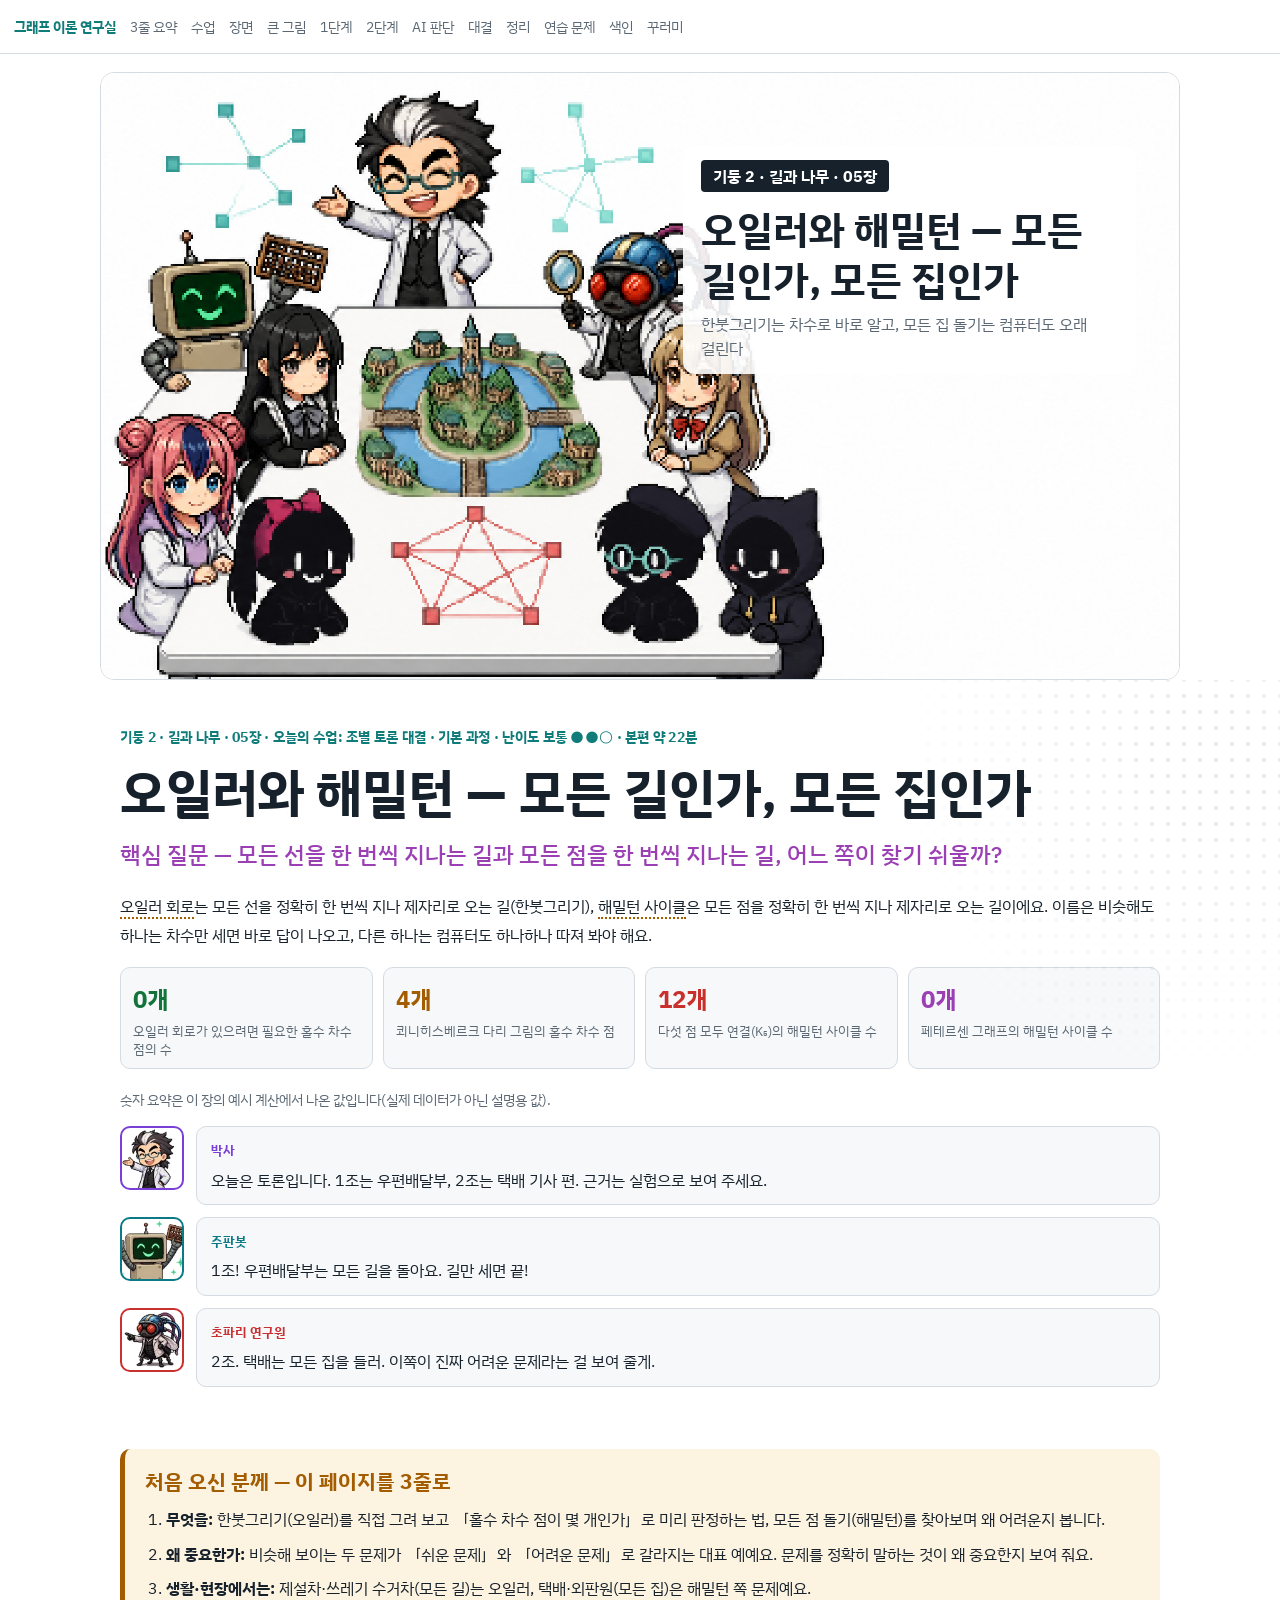
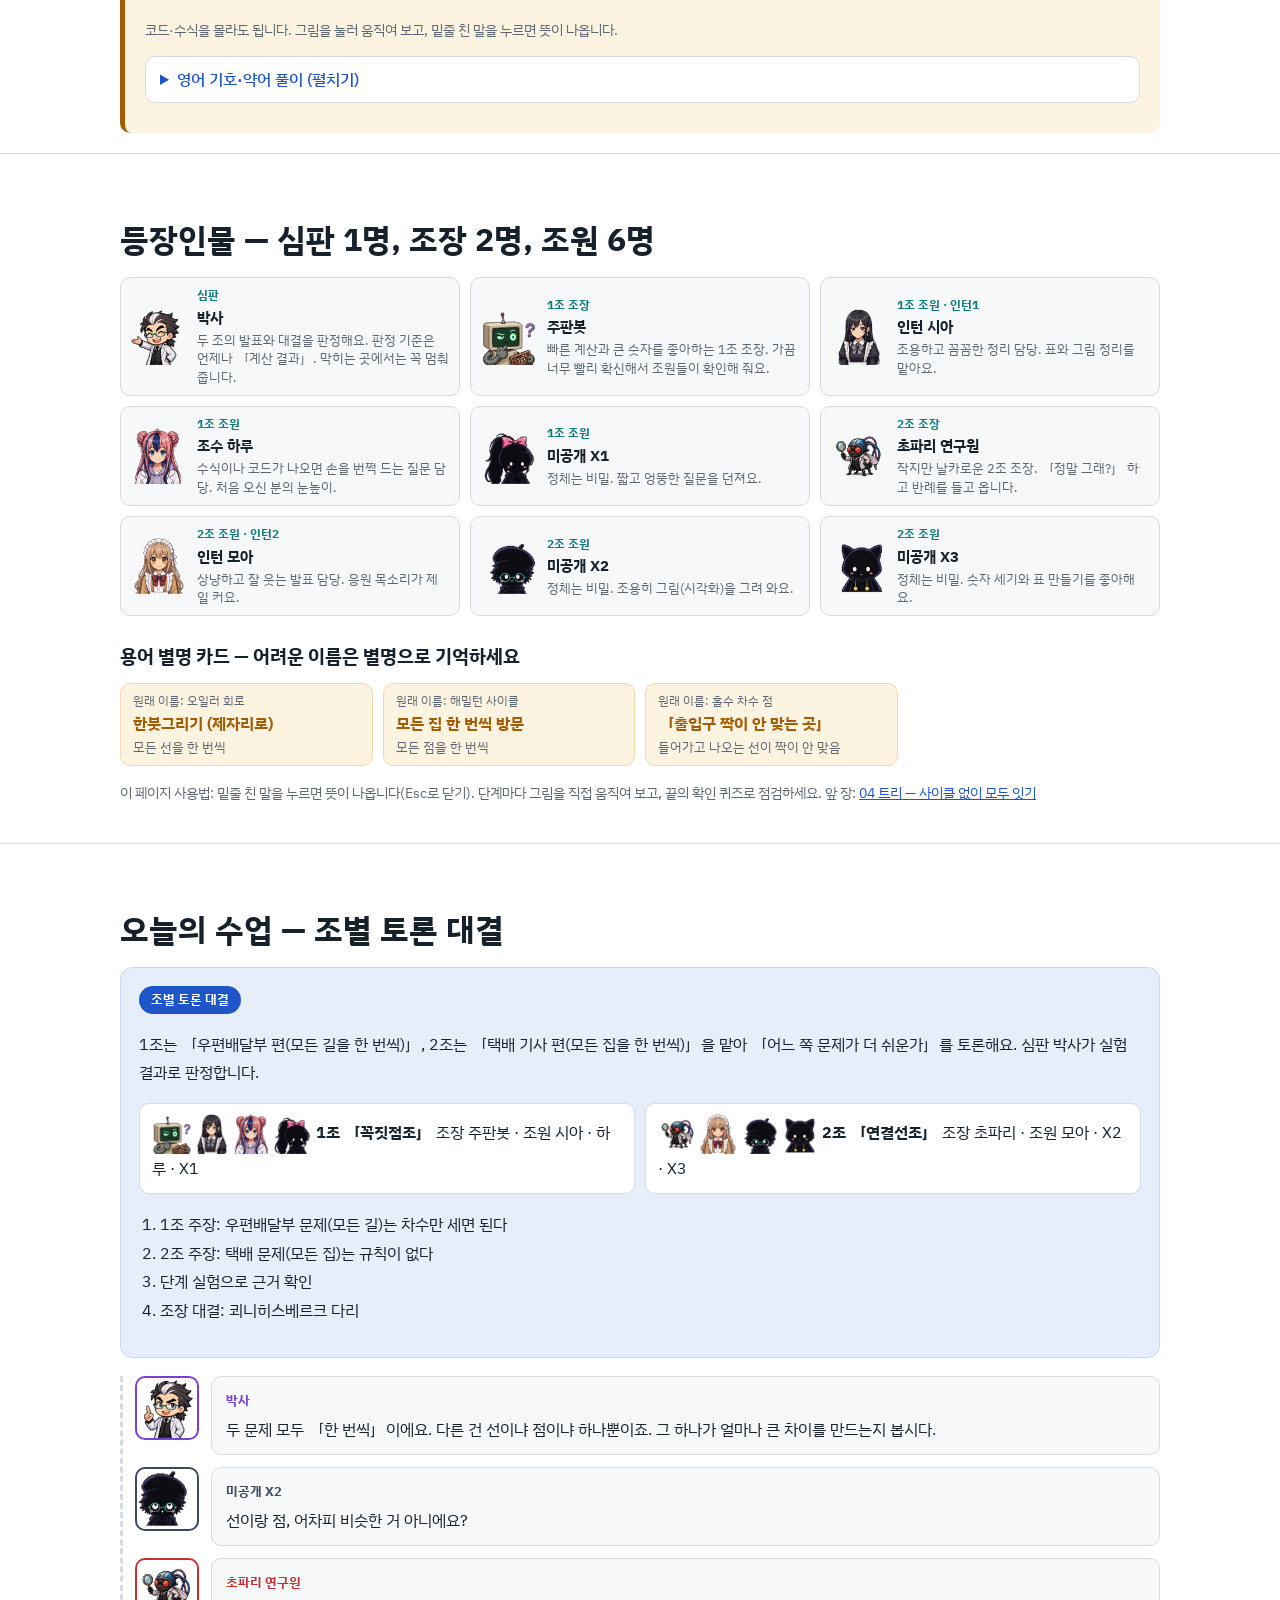
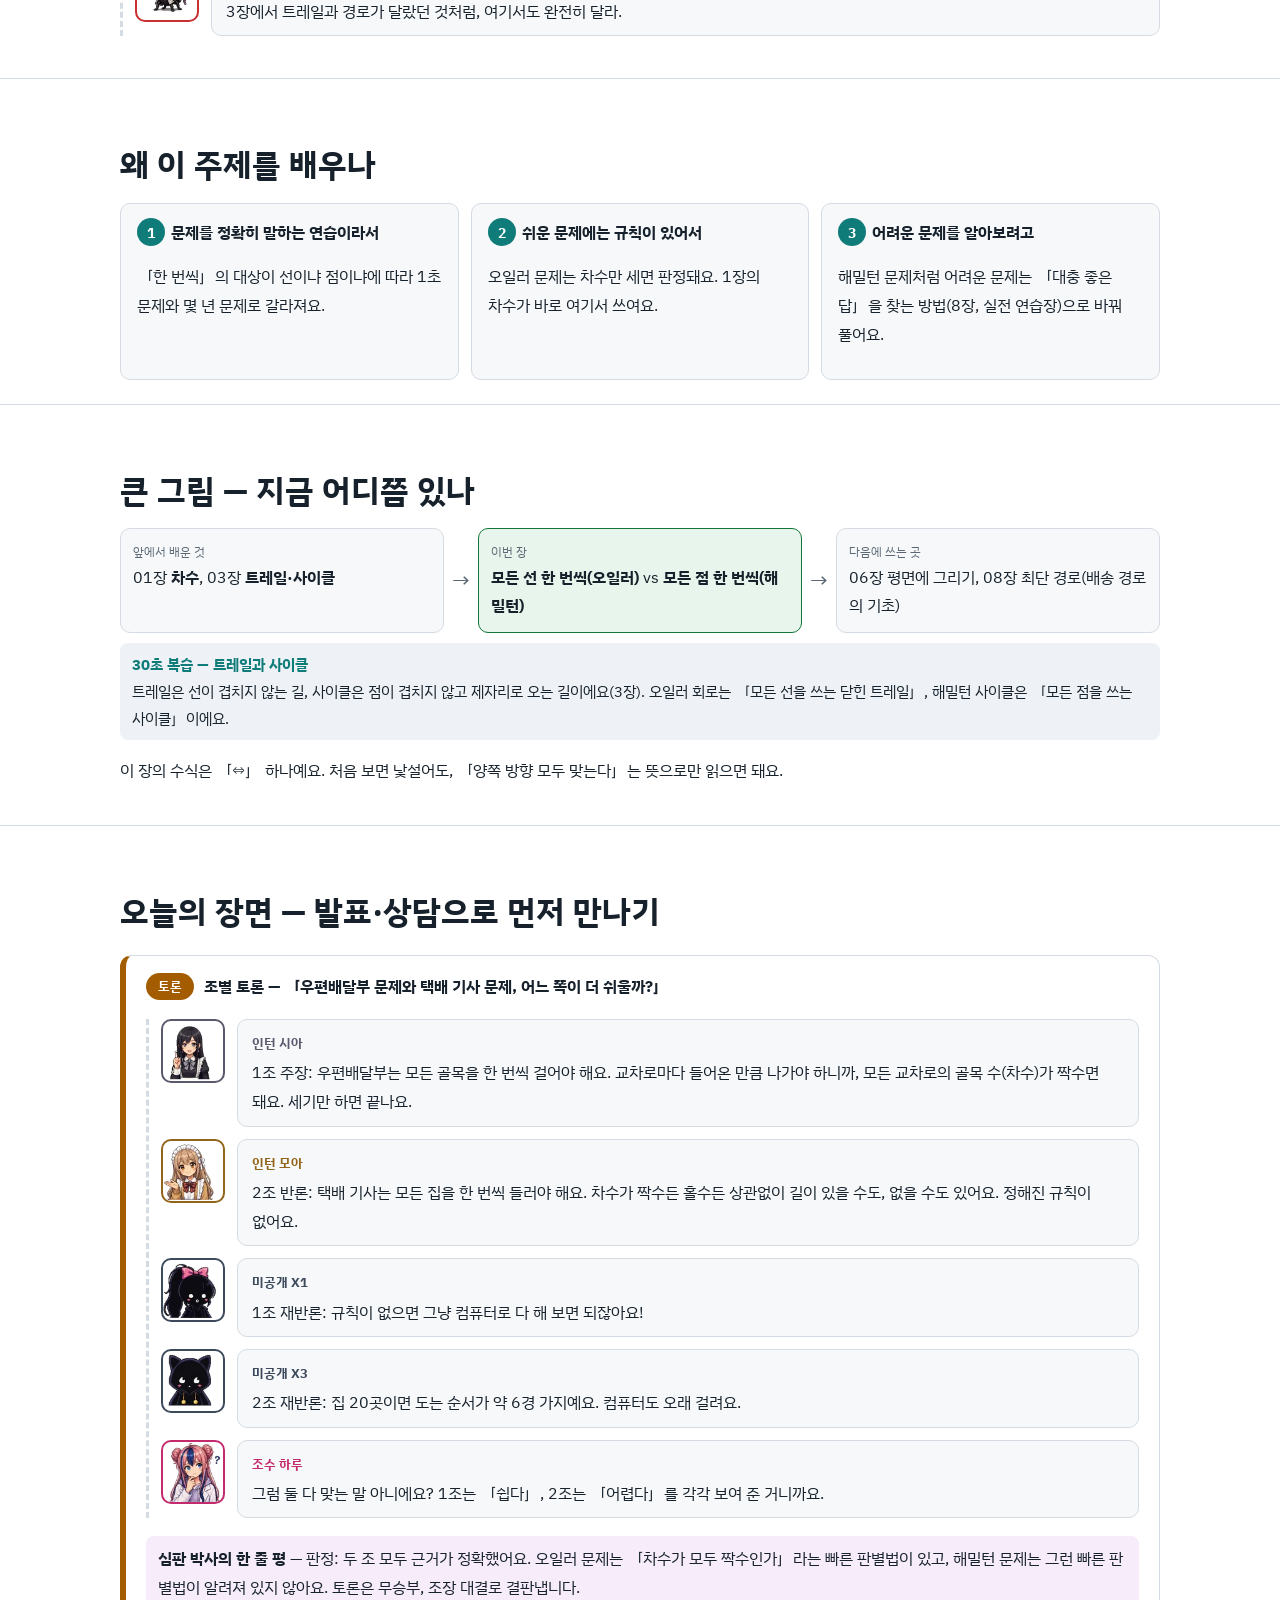
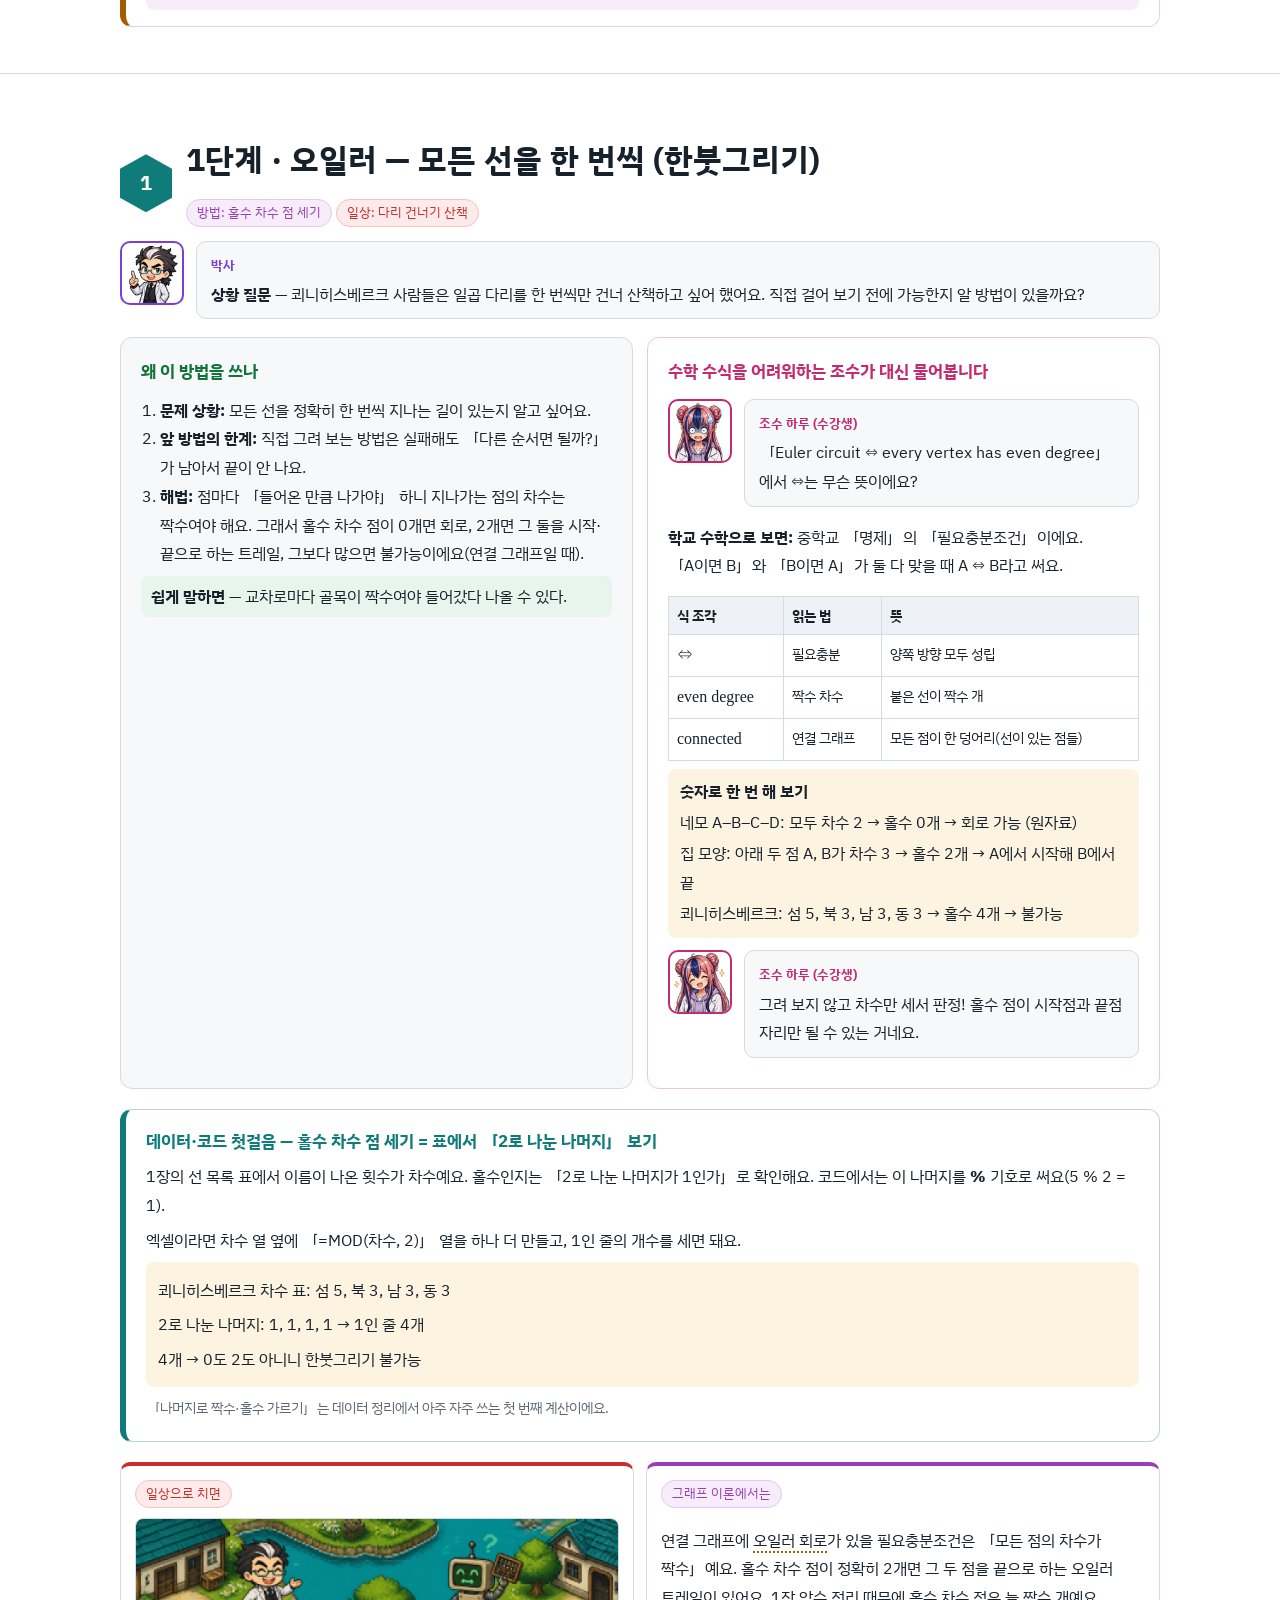
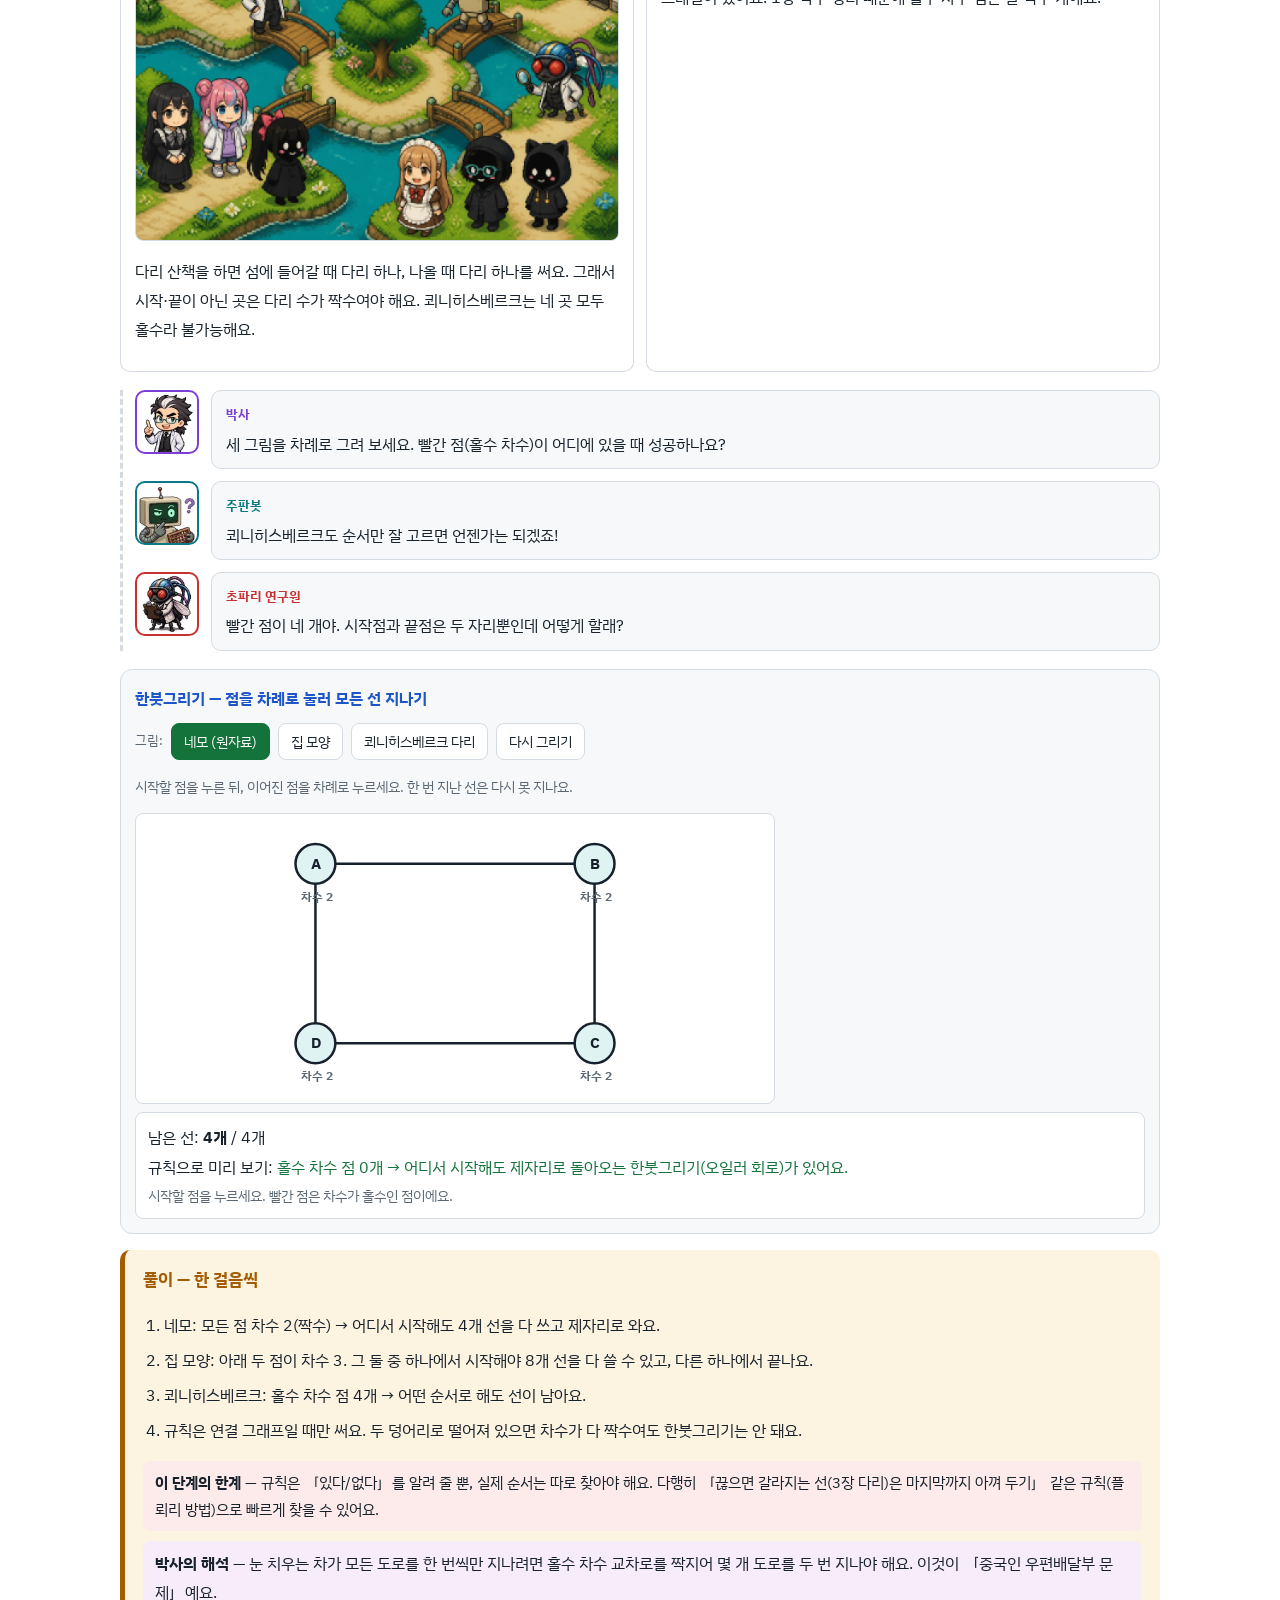
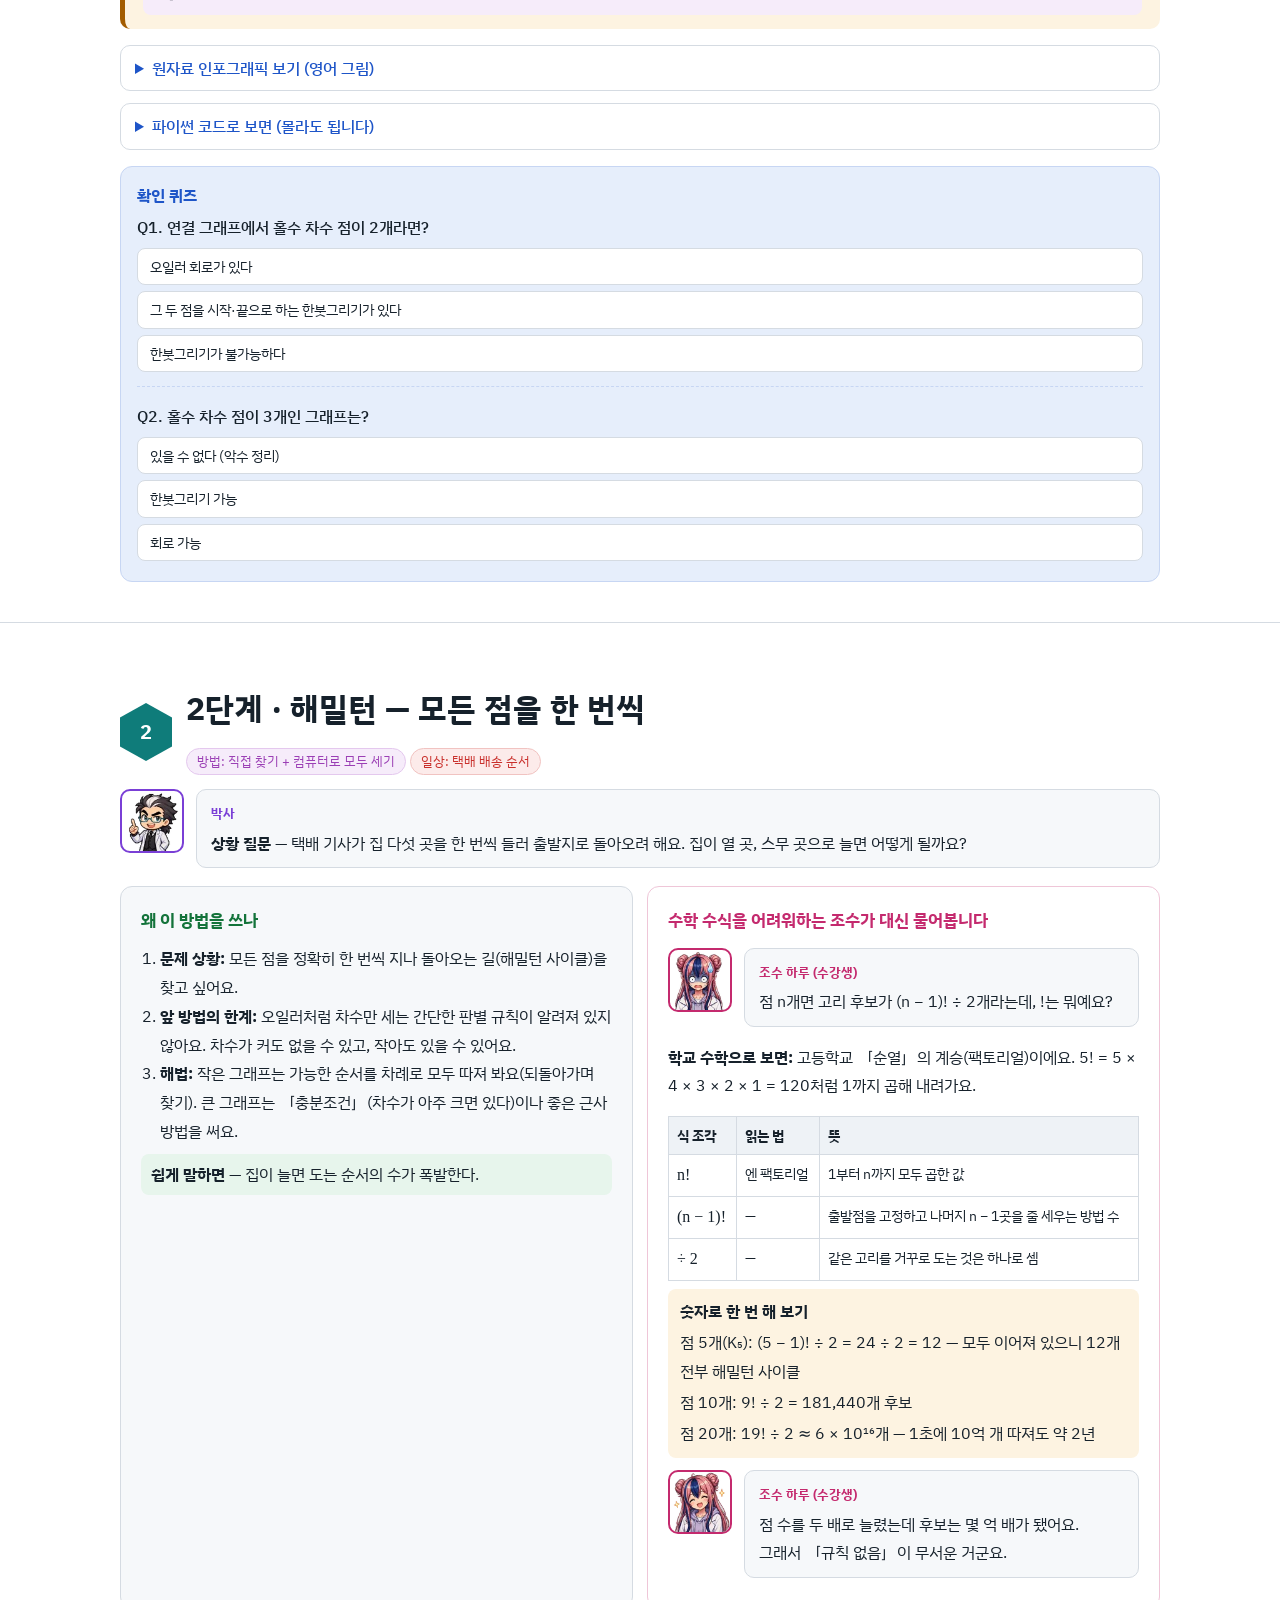
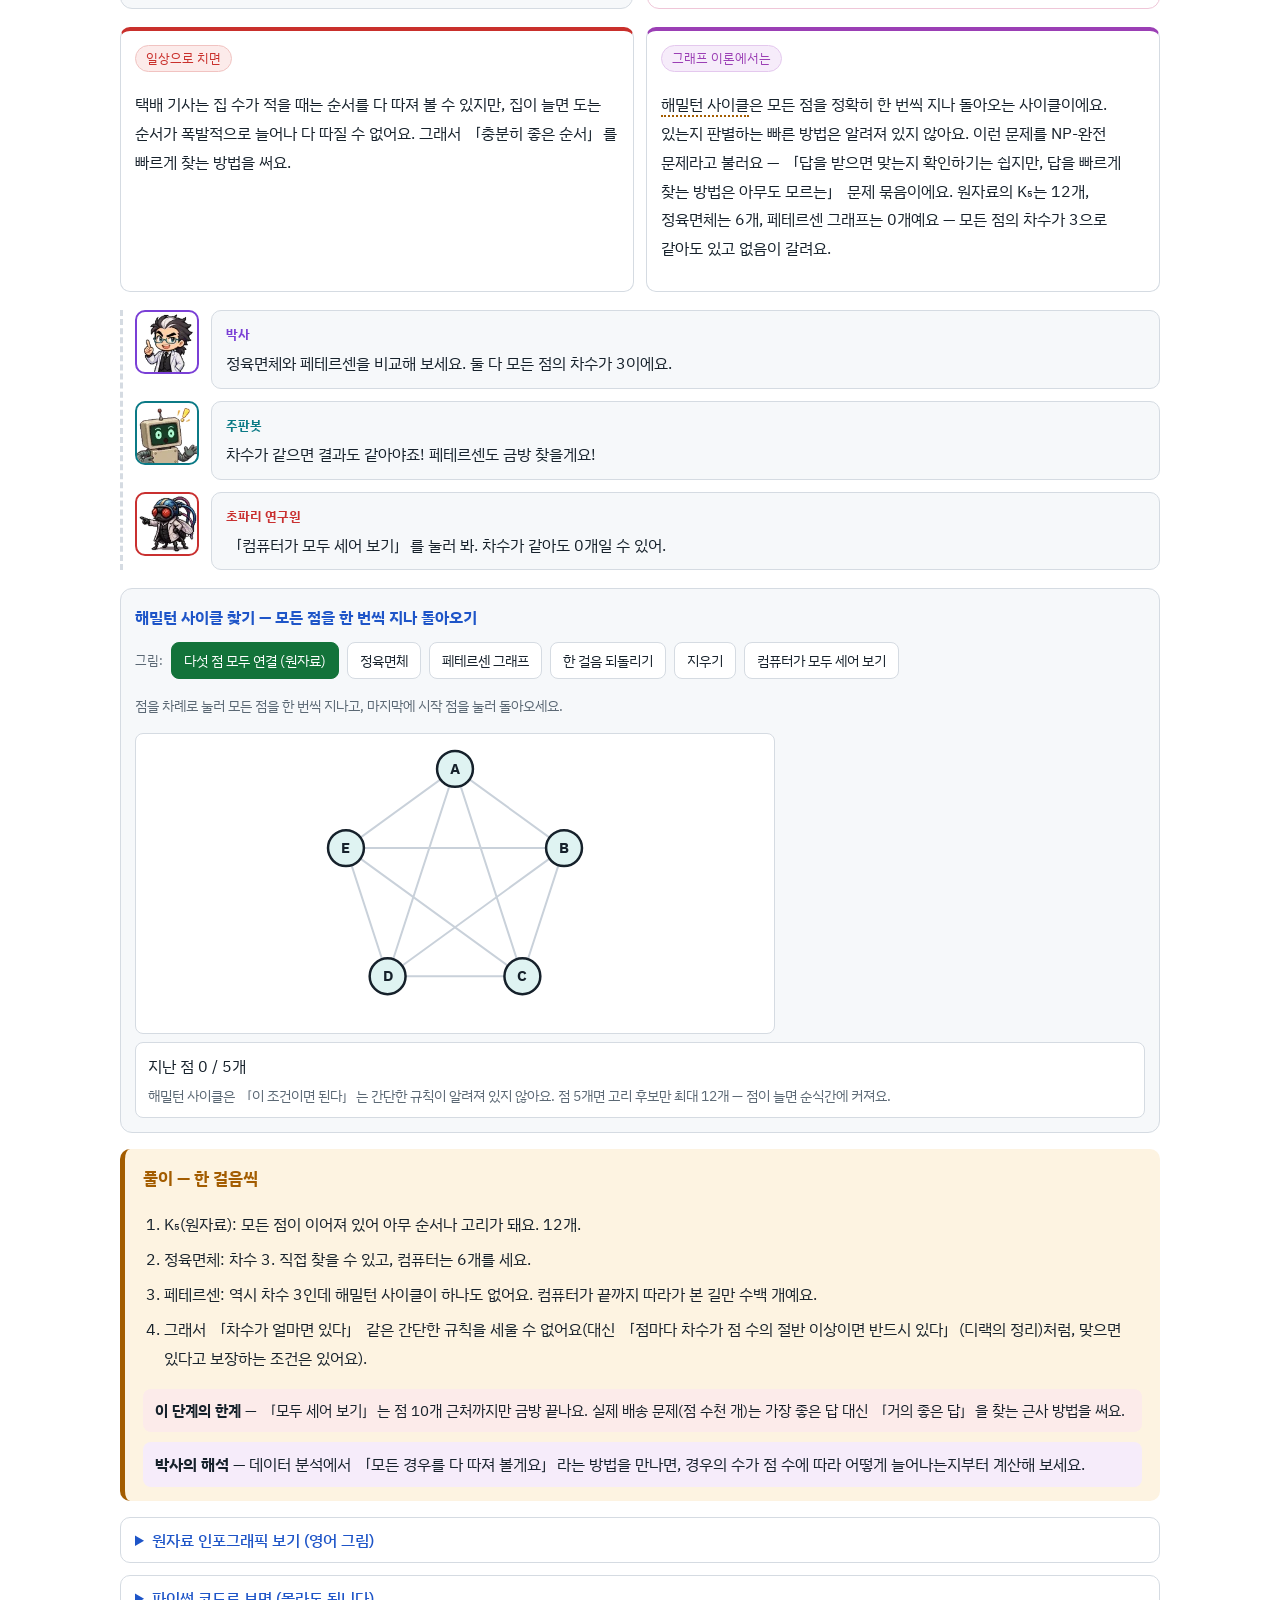
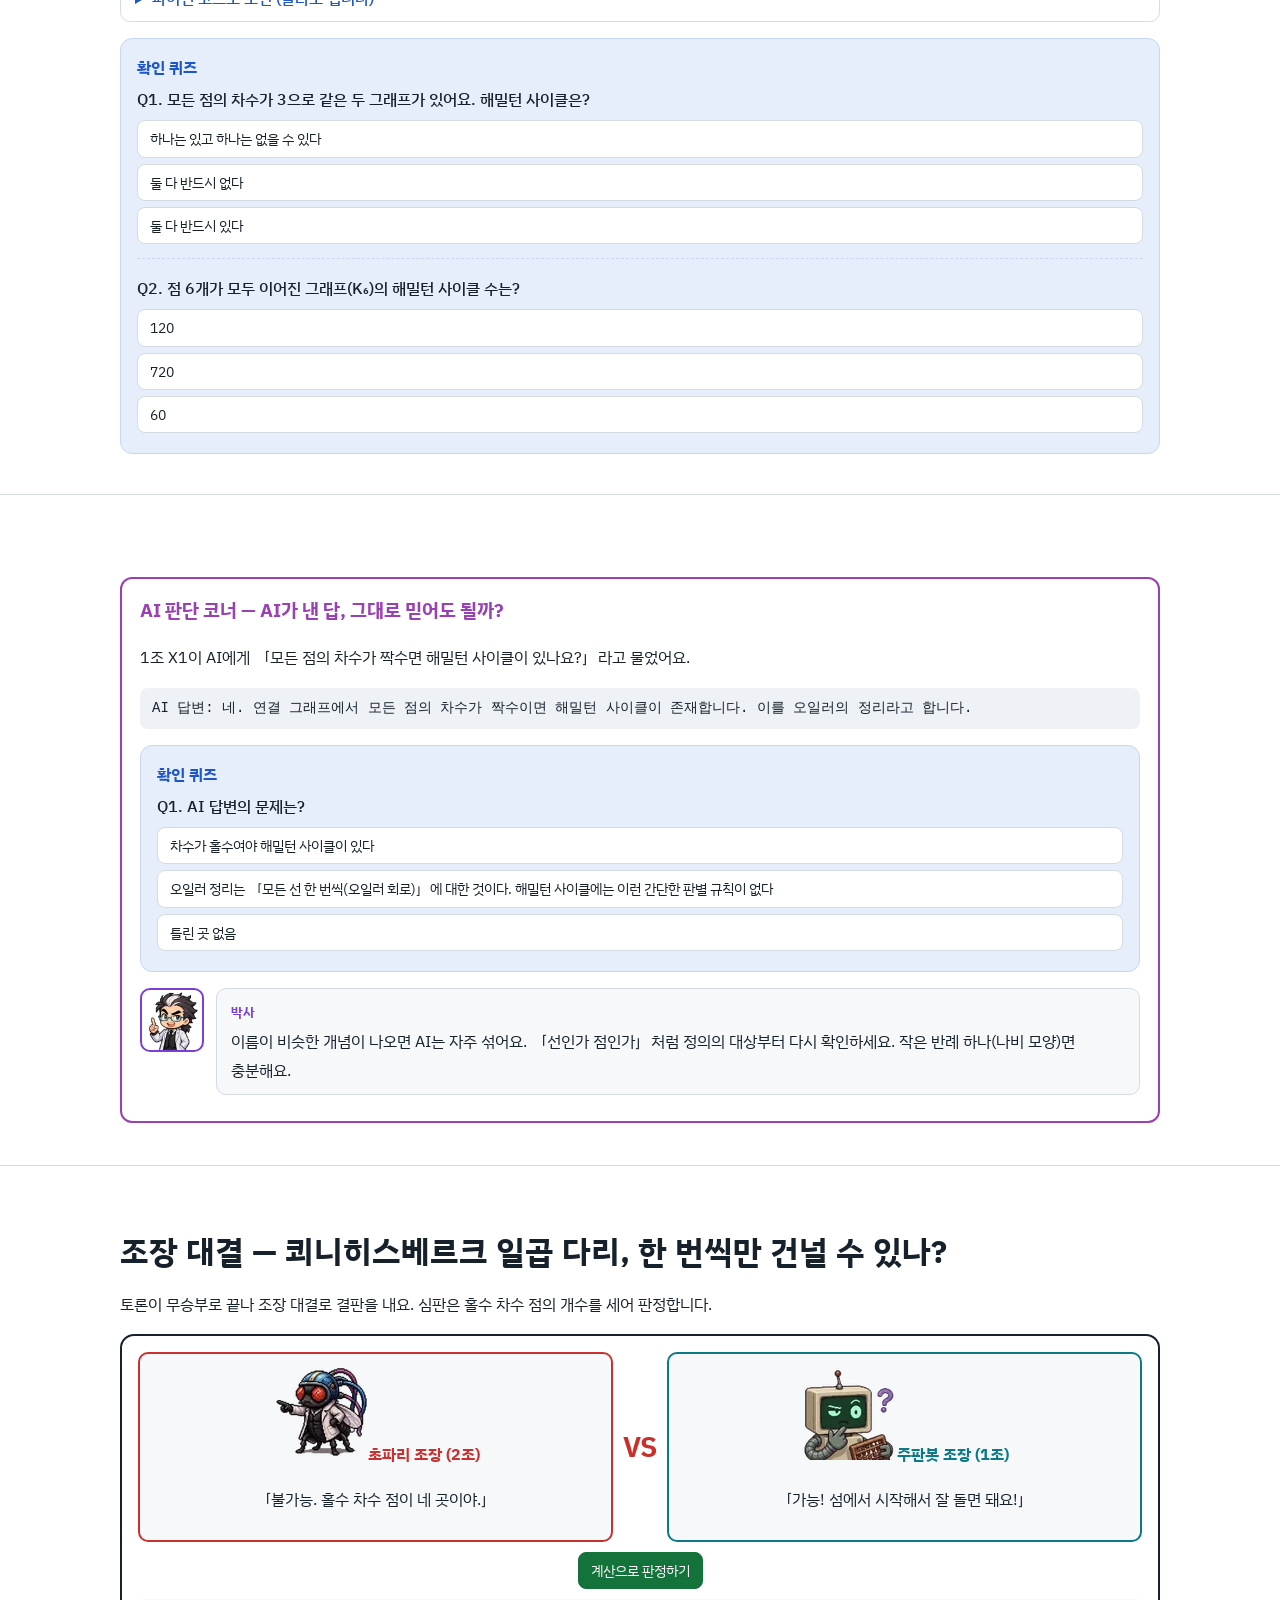
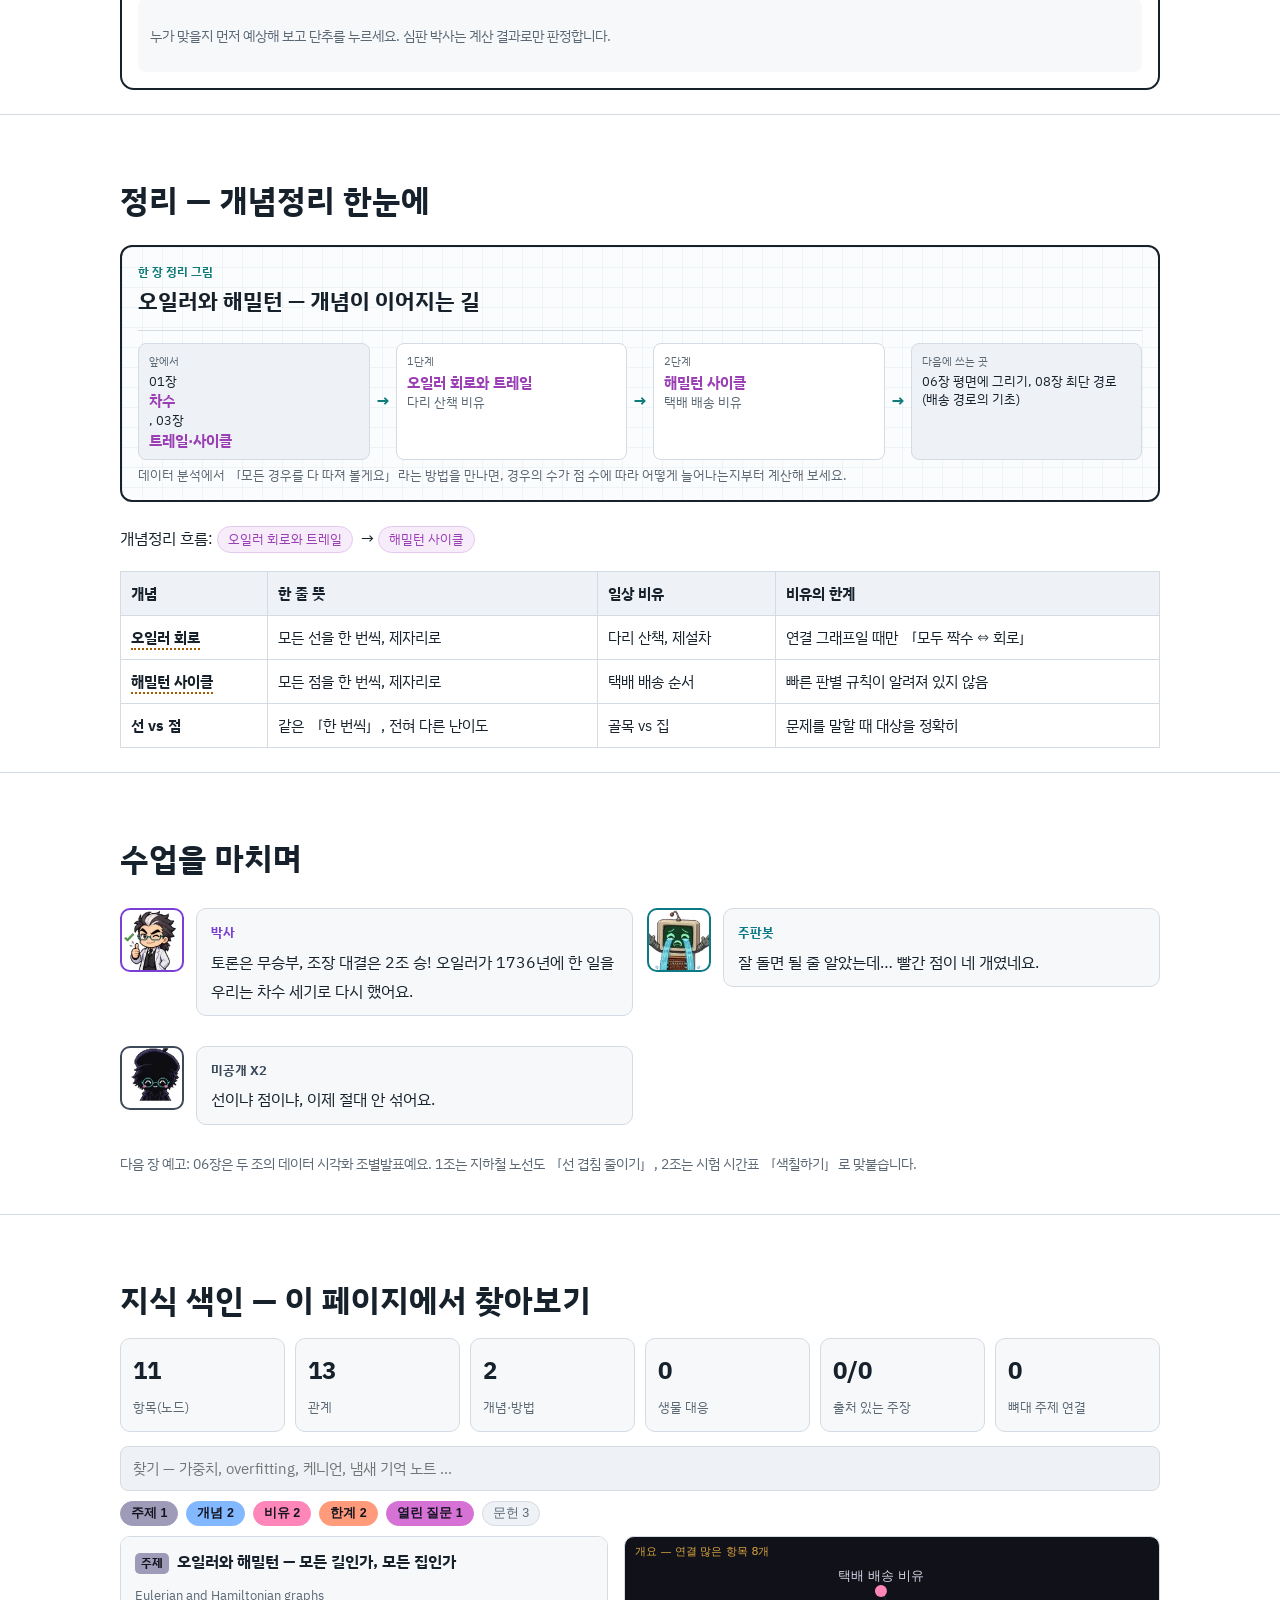
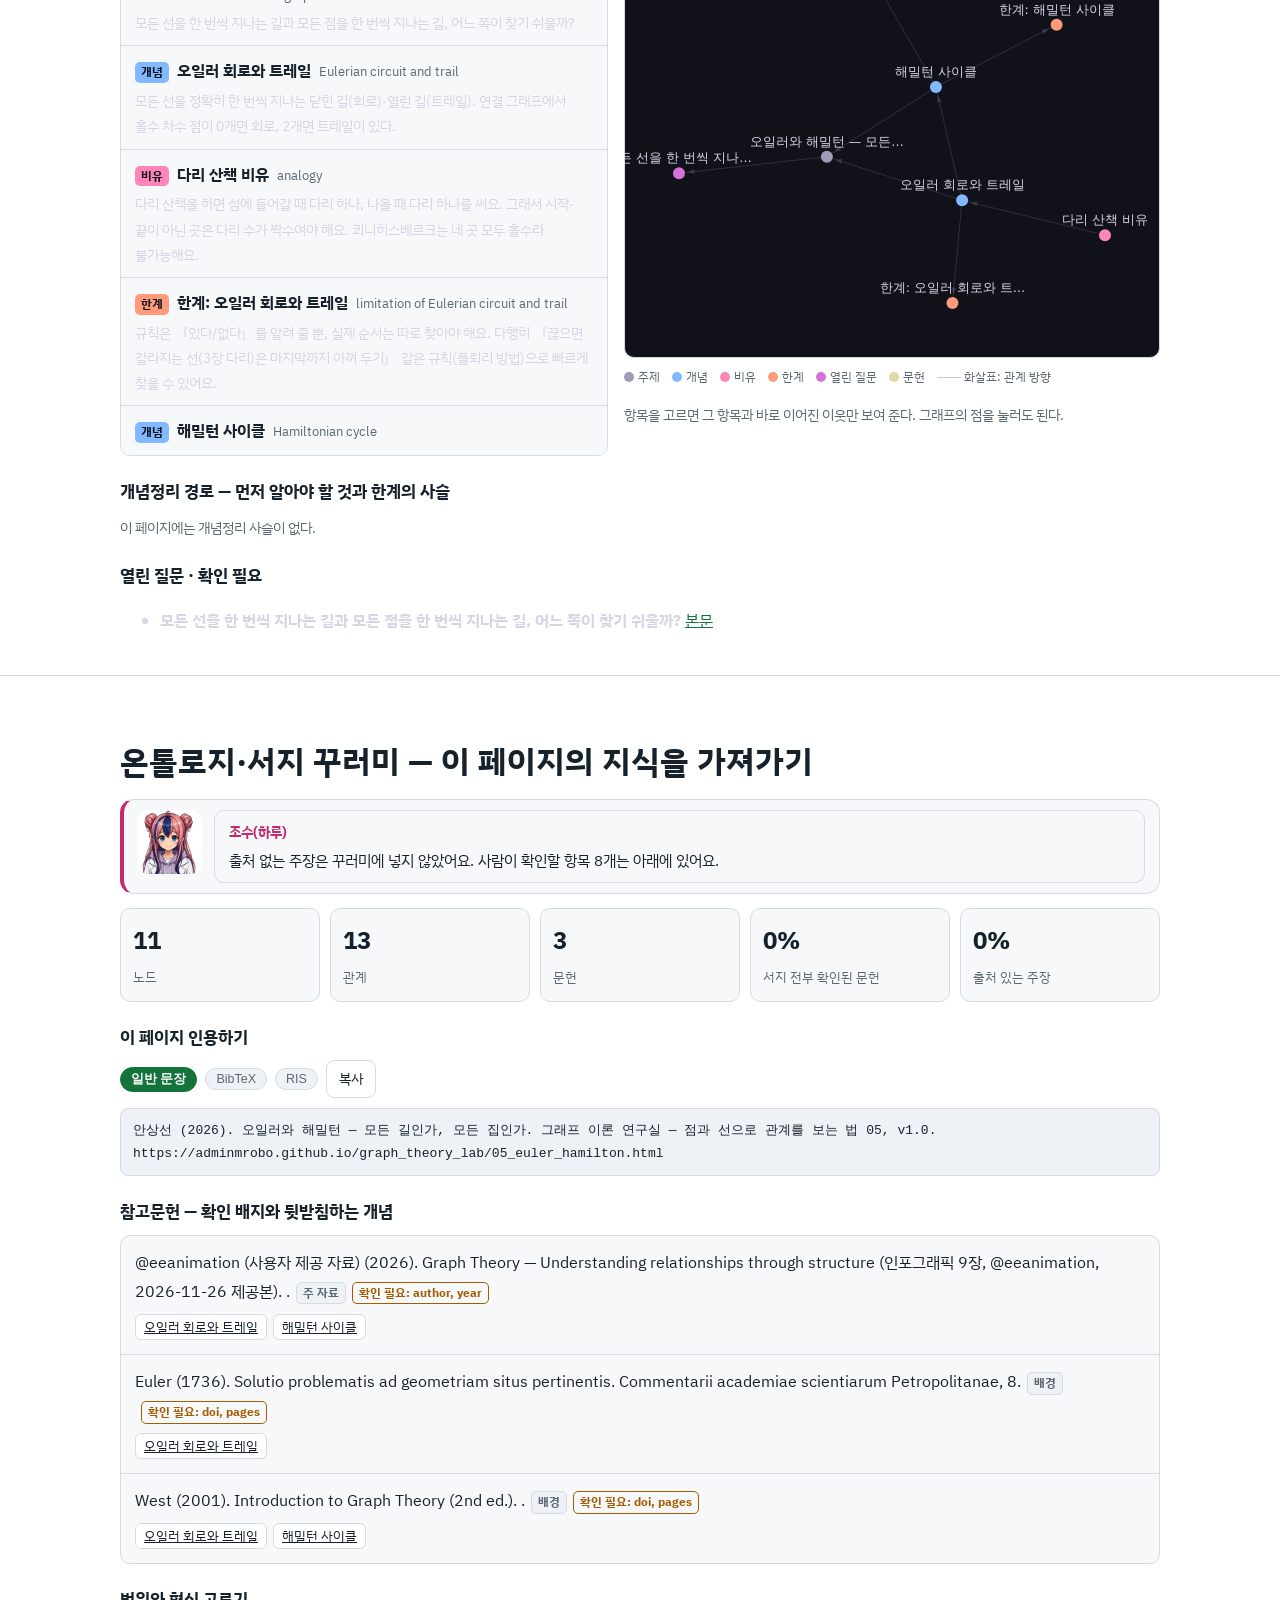
<file: 05_euler_hamilton.html>
<!DOCTYPE html><html lang="ko"><head>
<meta charset="utf-8">
<meta name="viewport" content="width=device-width, initial-scale=1, viewport-fit=cover">
<title>05 오일러와 해밀턴 — 모든 길인가, 모든 집인가 — 그래프 이론 연구실 — 점과 선으로 관계를 보는 법</title>
<meta name="description" content="모든 선을 한 번씩 지나는 길과 모든 점을 한 번씩 지나는 길, 어느 쪽이 찾기 쉬울까?">
<meta property="og:title" content="05 오일러와 해밀턴 — 모든 길인가, 모든 집인가 — 그래프 이론 연구실 — 점과 선으로 관계를 보는 법">
<meta property="og:description" content="모든 선을 한 번씩 지나는 길과 모든 점을 한 번씩 지나는 길, 어느 쪽이 찾기 쉬울까?">
<meta property="og:type" content="article">
<meta property="og:image" content="img/og/og_05.webp">
<link rel="preconnect" href="https://fonts.googleapis.com"><link rel="preconnect" href="https://fonts.gstatic.com" crossorigin>
<link href="https://fonts.googleapis.com/css2?family=IBM+Plex+Sans+KR:wght@400;500;700&display=swap" rel="stylesheet">
<link rel="stylesheet" href="assets/lab.css">
<!-- px-fix v1 --><style id="px-fix">img{image-rendering:auto!important}</style><script id="px-fix-js">(function(){var R=window.ResizeObserver;function f(i){var n=i.naturalWidth,w=i.getBoundingClientRect().width;if(!n||!w)return;var s=w*(window.devicePixelRatio||1)/n;i.style.setProperty("image-rendering",s>=1.95?"pixelated":"auto","important")}var ro=R?new R(function(es){es.forEach(function(e){f(e.target)})}):null;function a(i){if(i.__px)return;i.__px=1;i.addEventListener("load",function(){f(i)});if(ro)ro.observe(i);f(i)}function all(r){(r||document).querySelectorAll&&(r||document).querySelectorAll("img").forEach(a)}function go(){all();if(window.MutationObserver)new MutationObserver(function(ms){ms.forEach(function(m){m.addedNodes.forEach(function(n){if(n.nodeType!==1)return;if(n.tagName==="IMG")a(n);else all(n)})})}).observe(document.documentElement,{childList:true,subtree:true});window.addEventListener("resize",function(){document.querySelectorAll("img").forEach(f)})}if(document.readyState==="loading")document.addEventListener("DOMContentLoaded",go);else go()})();</script><!-- /px-fix -->
</head><body>
<nav class="top" aria-label="이 페이지 목차"><a class="logo" href="index.html">그래프 이론 연구실</a><a href="#three">3줄 요약</a><a href="#class">수업</a><a href="#scene">장면</a><a href="#map">큰 그림</a><a href="#lv1">1단계</a><a href="#lv2">2단계</a><a href="#ai">AI 판단</a><a href="#duel">대결</a><a href="#sum">정리</a><a href="exercise/index.html#ex05">연습 문제</a><a href="#kg">색인</a><a href="#export">꾸러미</a></nav><div id="prog"></div>
<div class="cover has-img" id="top"><img class="cimg" src="img/cover/cover_05.webp" width="1920" height="1080" alt="오일러와 해밀턴 — 모든 길인가, 모든 집인가 표지 — 심판 박사, 조장 초파리와 주판봇, 초파리 연구원"><div class="ctext"><span class="no">기둥 2 · 길과 나무 · 05장</span><h1>오일러와 해밀턴 — 모든 길인가, 모든 집인가</h1><p>한붓그리기는 차수로 바로 알고, 모든 집 돌기는 컴퓨터도 오래 걸린다</p></div></div>
<header class="hero"><div class="wrap">
<div class="kicker">기둥 2 · 길과 나무 · 05장 · 오늘의 수업: 조별 토론 대결 · 기본 과정 · 난이도 보통 ●●○ · 본편 약 22분</div>
<h1>오일러와 해밀턴 — 모든 길인가, 모든 집인가</h1>
<p class="q">핵심 질문 — 모든 선을 한 번씩 지나는 길과 모든 점을 한 번씩 지나는 길, 어느 쪽이 찾기 쉬울까?</p>
<p><span class="jt" data-t="오일러 회로" data-d="모든 선을 정확히 한 번씩 지나 출발점으로 돌아오는 길. 연결 그래프에서 모든 차수가 짝수일 때만 있다.">오일러 회로</span>는 모든 선을 정확히 한 번씩 지나 제자리로 오는 길(한붓그리기), <span class="jt" data-t="해밀턴 사이클" data-d="모든 점을 정확히 한 번씩 지나 출발점으로 돌아오는 사이클.">해밀턴 사이클</span>은 모든 점을 정확히 한 번씩 지나 제자리로 오는 길이에요. 이름은 비슷해도 하나는 차수만 세면 바로 답이 나오고, 다른 하나는 컴퓨터도 하나하나 따져 봐야 해요.</p>
<div class="kpis"><div class="kpi g"><b>0개</b><span>오일러 회로가 있으려면 필요한 홀수 차수 점의 수</span></div><div class="kpi a"><b>4개</b><span>쾨니히스베르크 다리 그림의 홀수 차수 점</span></div><div class="kpi r"><b>12개</b><span>다섯 점 모두 연결(K₅)의 해밀턴 사이클 수</span></div><div class="kpi m"><b>0개</b><span>페테르센 그래프의 해밀턴 사이클 수</span></div></div>
<p class="note">숫자 요약은 이 장의 예시 계산에서 나온 값입니다(실제 데이터가 아닌 설명용 값).</p>
<div class="say" data-who="doc"><img class="who" data-who="doc" data-mood="front" alt="" aria-hidden="true"><div><b class="name">박사</b><p>오늘은 토론입니다. 1조는 우편배달부, 2조는 택배 기사 편. 근거는 실험으로 보여 주세요.</p></div></div><div class="say" data-who="robo"><img class="who" data-who="robo" data-mood="happy" alt="" aria-hidden="true"><div><b class="name">주판봇</b><p>1조! 우편배달부는 모든 길을 돌아요. 길만 세면 끝!</p></div></div><div class="say" data-who="fly"><img class="who" data-who="fly" data-mood="point" alt="" aria-hidden="true"><div><b class="name">초파리 연구원</b><p>2조. 택배는 모든 집을 들러. 이쪽이 진짜 어려운 문제라는 걸 보여 줄게.</p></div></div>
</div></header>
<div class="wrap"><div class="three" id="three"><h2>처음 오신 분께 — 이 페이지를 3줄로</h2><ol>
<li><b>무엇을:</b> 한붓그리기(오일러)를 직접 그려 보고 「홀수 차수 점이 몇 개인가」로 미리 판정하는 법, 모든 점 돌기(해밀턴)를 찾아보며 왜 어려운지 봅니다.</li><li><b>왜 중요한가:</b> 비슷해 보이는 두 문제가 「쉬운 문제」와 「어려운 문제」로 갈라지는 대표 예예요. 문제를 정확히 말하는 것이 왜 중요한지 보여 줘요.</li><li><b>생활·현장에서는:</b> 제설차·쓰레기 수거차(모든 길)는 오일러, 택배·외판원(모든 집)은 해밀턴 쪽 문제예요.</li></ol>
<p class="note">코드·수식을 몰라도 됩니다. 그림을 눌러 움직여 보고, 밑줄 친 말을 누르면 뜻이 나옵니다.</p>
<details><summary>영어 기호·약어 풀이 (펼치기)</summary><ul><li><b>Euler</b> — 오일러 — 1736년 쾨니히스베르크 다리 문제를 푼 수학자</li><li><b>Hamilton</b> — 해밀턴 — 모든 점을 도는 퍼즐을 만든 수학자</li><li><b>⇔</b> — 「~이면 ~이고, 그 반대도 성립」(필요충분)</li><li><b>K₅</b> — 점 5개가 서로 모두 이어진 그래프</li></ul></details>
</div></div>
<section class="level" id="cast"><div class="wrap"><h2>등장인물 — 심판 1명, 조장 2명, 조원 6명</h2>
<div class="cast"><div><img class="" data-who="doc" data-mood="front" alt="" aria-hidden="true"><div><span class="role">심판</span><b>박사</b><span>두 조의 발표와 대결을 판정해요. 판정 기준은 언제나 「계산 결과」. 막히는 곳에서는 꼭 멈춰 줍니다.</span></div></div><div><img class="" data-who="robo" data-mood="calc" alt="" aria-hidden="true"><div><span class="role">1조 조장</span><b>주판봇</b><span>빠른 계산과 큰 숫자를 좋아하는 1조 조장. 가끔 너무 빨리 확신해서 조원들이 확인해 줘요.</span></div></div><div><img class="" data-who="sia" data-mood="e13" alt="" aria-hidden="true"><div><span class="role">1조 조원 · 인턴1</span><b>인턴 시아</b><span>조용하고 꼼꼼한 정리 담당. 표와 그림 정리를 맡아요.</span></div></div><div><img class="" data-who="asst" data-mood="e13" alt="" aria-hidden="true"><div><span class="role">1조 조원</span><b>조수 하루</b><span>수식이나 코드가 나오면 손을 번쩍 드는 질문 담당. 처음 오신 분의 눈높이.</span></div></div><div><img class="" data-who="x1" data-mood="e13" alt="" aria-hidden="true"><div><span class="role">1조 조원</span><b>미공개 X1</b><span>정체는 비밀. 짧고 엉뚱한 질문을 던져요.</span></div></div><div><img class="" data-who="fly" data-mood="magnify" alt="" aria-hidden="true"><div><span class="role">2조 조장</span><b>초파리 연구원</b><span>작지만 날카로운 2조 조장. 「정말 그래?」 하고 반례를 들고 옵니다.</span></div></div><div><img class="" data-who="moa" data-mood="e13" alt="" aria-hidden="true"><div><span class="role">2조 조원 · 인턴2</span><b>인턴 모아</b><span>상냥하고 잘 웃는 발표 담당. 응원 목소리가 제일 커요.</span></div></div><div><img class="" data-who="x2" data-mood="e13" alt="" aria-hidden="true"><div><span class="role">2조 조원</span><b>미공개 X2</b><span>정체는 비밀. 조용히 그림(시각화)을 그려 와요.</span></div></div><div><img class="" data-who="x3" data-mood="e13" alt="" aria-hidden="true"><div><span class="role">2조 조원</span><b>미공개 X3</b><span>정체는 비밀. 숫자 세기와 표 만들기를 좋아해요.</span></div></div></div>
<h3>용어 별명 카드 — 어려운 이름은 별명으로 기억하세요</h3><div class="nick"><div><span class="role">원래 이름: 오일러 회로</span><b>한붓그리기 (제자리로)</b><span>모든 선을 한 번씩</span></div><div><span class="role">원래 이름: 해밀턴 사이클</span><b>모든 집 한 번씩 방문</b><span>모든 점을 한 번씩</span></div><div><span class="role">원래 이름: 홀수 차수 점</span><b>「출입구 짝이 안 맞는 곳」</b><span>들어가고 나오는 선이 짝이 안 맞음</span></div></div>
<p class="note">이 페이지 사용법: 밑줄 친 말을 누르면 뜻이 나옵니다(Esc로 닫기). 단계마다 그림을 직접 움직여 보고, 끝의 확인 퀴즈로 점검하세요. 앞 장: <a href="04_trees.html">04 트리 — 사이클 없이 모두 잇기</a></p>
</div></section>
<section class="level" id="class"><div class="wrap"><h2>오늘의 수업 — 조별 토론 대결</h2>
<div class="klass"><span class="fmt">조별 토론 대결</span><p>1조는 「우편배달부 편(모든 길을 한 번씩)」, 2조는 「택배 기사 편(모든 집을 한 번씩)」을 맡아 「어느 쪽 문제가 더 쉬운가」를 토론해요. 심판 박사가 실험 결과로 판정합니다.</p><div class="groups"><div><img class="" data-who="robo" data-mood="calc" alt="" aria-hidden="true"><img class="" data-who="sia" data-mood="e13" alt="" aria-hidden="true"><img class="" data-who="asst" data-mood="e13" alt="" aria-hidden="true"><img class="" data-who="x1" data-mood="e13" alt="" aria-hidden="true"> <b>1조 「꼭짓점조」</b> 조장 주판봇 · 조원 시아 · 하루 · X1</div><div><img class="" data-who="fly" data-mood="magnify" alt="" aria-hidden="true"><img class="" data-who="moa" data-mood="e13" alt="" aria-hidden="true"><img class="" data-who="x2" data-mood="e13" alt="" aria-hidden="true"><img class="" data-who="x3" data-mood="e13" alt="" aria-hidden="true"> <b>2조 「연결선조」</b> 조장 초파리 · 조원 모아 · X2 · X3</div></div><ol><li>1조 주장: 우편배달부 문제(모든 길)는 차수만 세면 된다</li><li>2조 주장: 택배 문제(모든 집)는 규칙이 없다</li><li>단계 실험으로 근거 확인</li><li>조장 대결: 쾨니히스베르크 다리</li></ol></div>
<div class="talk"><div class="say" data-who="doc"><img class="who" data-who="doc" data-mood="board" alt="" aria-hidden="true"><div><b class="name">박사</b><p>두 문제 모두 「한 번씩」이에요. 다른 건 선이냐 점이냐 하나뿐이죠. 그 하나가 얼마나 큰 차이를 만드는지 봅시다.</p></div></div><div class="say" data-who="x2"><img class="who" data-who="x2" data-mood="e09" alt="" aria-hidden="true"><div><b class="name">미공개 X2</b><p>선이랑 점, 어차피 비슷한 거 아니에요?</p></div></div><div class="say" data-who="fly"><img class="who" data-who="fly" data-mood="magnify" alt="" aria-hidden="true"><div><b class="name">초파리 연구원</b><p>3장에서 트레일과 경로가 달랐던 것처럼, 여기서도 완전히 달라.</p></div></div></div></div></section>
<section class="level" id="why"><div class="wrap"><h2>왜 이 주제를 배우나</h2><div class="steps"><div><b class="n">1</b><b>문제를 정확히 말하는 연습이라서</b><p>「한 번씩」의 대상이 선이냐 점이냐에 따라 1초 문제와 몇 년 문제로 갈라져요.</p></div><div><b class="n">2</b><b>쉬운 문제에는 규칙이 있어서</b><p>오일러 문제는 차수만 세면 판정돼요. 1장의 차수가 바로 여기서 쓰여요.</p></div><div><b class="n">3</b><b>어려운 문제를 알아보려고</b><p>해밀턴 문제처럼 어려운 문제는 「대충 좋은 답」을 찾는 방법(8장, 실전 연습장)으로 바꿔 풀어요.</p></div></div></div></section>
<section class="level" id="map"><div class="wrap"><h2>큰 그림 — 지금 어디쯤 있나</h2>
<div class="map3"><div><small>앞에서 배운 것</small>01장 <b>차수</b>, 03장 <b>트레일·사이클</b></div><i aria-hidden="true">→</i><div class="now"><small>이번 장</small><b>모든 선 한 번씩(오일러)</b> vs <b>모든 점 한 번씩(해밀턴)</b></div><i aria-hidden="true">→</i><div><small>다음에 쓰는 곳</small>06장 평면에 그리기, 08장 최단 경로(배송 경로의 기초)</div></div>
<div class="recap"><b>30초 복습 — 트레일과 사이클</b><br>트레일은 선이 겹치지 않는 길, 사이클은 점이 겹치지 않고 제자리로 오는 길이에요(3장). 오일러 회로는 「모든 선을 쓰는 닫힌 트레일」, 해밀턴 사이클은 「모든 점을 쓰는 사이클」이에요.</div><p>이 장의 수식은 「⇔」 하나예요. 처음 보면 낯설어도, 「양쪽 방향 모두 맞는다」는 뜻으로만 읽으면 돼요.</p></div></section>
<section class="level" id="scene"><div class="wrap"><h2>오늘의 장면 — 발표·상담으로 먼저 만나기</h2><div class="scene-card a"><div class="sc-head"><span class="sc-tag">토론</span><b>조별 토론 — 「우편배달부 문제와 택배 기사 문제, 어느 쪽이 더 쉬울까?」</b></div><div class="talk"><div class="say" data-who="sia"><img class="who" data-who="sia" data-mood="e07" alt="" aria-hidden="true"><div><b class="name">인턴 시아</b><p>1조 주장: 우편배달부는 모든 골목을 한 번씩 걸어야 해요. 교차로마다 들어온 만큼 나가야 하니까, 모든 교차로의 골목 수(차수)가 짝수면 돼요. 세기만 하면 끝나요.</p></div></div><div class="say" data-who="moa"><img class="who" data-who="moa" data-mood="e08" alt="" aria-hidden="true"><div><b class="name">인턴 모아</b><p>2조 반론: 택배 기사는 모든 집을 한 번씩 들러야 해요. 차수가 짝수든 홀수든 상관없이 길이 있을 수도, 없을 수도 있어요. 정해진 규칙이 없어요.</p></div></div><div class="say" data-who="x1"><img class="who" data-who="x1" data-mood="e04" alt="" aria-hidden="true"><div><b class="name">미공개 X1</b><p>1조 재반론: 규칙이 없으면 그냥 컴퓨터로 다 해 보면 되잖아요!</p></div></div><div class="say" data-who="x3"><img class="who" data-who="x3" data-mood="e09" alt="" aria-hidden="true"><div><b class="name">미공개 X3</b><p>2조 재반론: 집 20곳이면 도는 순서가 약 6경 가지예요. 컴퓨터도 오래 걸려요.</p></div></div><div class="say" data-who="asst"><img class="who" data-who="asst" data-mood="think" alt="" aria-hidden="true"><div><b class="name">조수 하루</b><p>그럼 둘 다 맞는 말 아니에요? 1조는 「쉽다」, 2조는 「어렵다」를 각각 보여 준 거니까요.</p></div></div></div><div class="interp"><b>심판 박사의 한 줄 평</b> — 판정: 두 조 모두 근거가 정확했어요. 오일러 문제는 「차수가 모두 짝수인가」라는 빠른 판별법이 있고, 해밀턴 문제는 그런 빠른 판별법이 알려져 있지 않아요. 토론은 무승부, 조장 대결로 결판냅니다.</div></div></div></section>
<section class="level" id="lv1"><div class="wrap"><div class="lvhead"><div class="hex" aria-hidden="true">1</div><div><h2>1단계 · 오일러 — 모든 선을 한 번씩 (한붓그리기)</h2><span class="tag nn">방법: 홀수 차수 점 세기</span><span class="tag fly">일상: 다리 건너기 산책</span></div></div><div class="say" data-who="doc"><img class="who" data-who="doc" data-mood="board" alt="" aria-hidden="true"><div><b class="name">박사</b><p><b>상황 질문</b> — 쾨니히스베르크 사람들은 일곱 다리를 한 번씩만 건너 산책하고 싶어 했어요. 직접 걸어 보기 전에 가능한지 알 방법이 있을까요?</p></div></div><div class="twobox"><div class="whybox"><h3>왜 이 방법을 쓰나</h3><ol><li><b>문제 상황:</b> 모든 선을 정확히 한 번씩 지나는 길이 있는지 알고 싶어요.</li><li><b>앞 방법의 한계:</b> 직접 그려 보는 방법은 실패해도 「다른 순서면 될까?」가 남아서 끝이 안 나요.</li><li><b>해법:</b> 점마다 「들어온 만큼 나가야」 하니 지나가는 점의 차수는 짝수여야 해요. 그래서 홀수 차수 점이 0개면 회로, 2개면 그 둘을 시작·끝으로 하는 트레일, 그보다 많으면 불가능이에요(연결 그래프일 때).</li></ol><div class="easy"><b>쉽게 말하면</b> — 교차로마다 골목이 짝수여야 들어갔다 나올 수 있다.</div></div><div class="mathbox"><h3>수학 수식을 어려워하는 조수가 대신 물어봅니다</h3><div class="say" data-who="asst"><img class="who" data-who="asst" data-mood="shock" alt="" aria-hidden="true"><div><b class="name">조수 하루 (수강생)</b><p>「Euler circuit ⇔ every vertex has even degree」에서 ⇔는 무슨 뜻이에요?</p></div></div><p><b>학교 수학으로 보면:</b> 중학교 「명제」의 「필요충분조건」이에요. 「A이면 B」와 「B이면 A」가 둘 다 맞을 때 A ⇔ B라고 써요.</p><table class="sym"><thead><tr><th>식 조각</th><th>읽는 법</th><th>뜻</th></tr></thead><tbody><tr><td>⇔</td><td>필요충분</td><td>양쪽 방향 모두 성립</td></tr><tr><td>even degree</td><td>짝수 차수</td><td>붙은 선이 짝수 개</td></tr><tr><td>connected</td><td>연결 그래프</td><td>모든 점이 한 덩어리(선이 있는 점들)</td></tr></tbody></table><div class="tryit"><b>숫자로 한 번 해 보기</b><p>네모 A–B–C–D: 모두 차수 2 → 홀수 0개 → 회로 가능 (원자료)</p><p>집 모양: 아래 두 점 A, B가 차수 3 → 홀수 2개 → A에서 시작해 B에서 끝</p><p>쾨니히스베르크: 섬 5, 북 3, 남 3, 동 3 → 홀수 4개 → 불가능</p></div><div class="say" data-who="asst"><img class="who" data-who="asst" data-mood="spark" alt="" aria-hidden="true"><div><b class="name">조수 하루 (수강생)</b><p>그려 보지 않고 차수만 세서 판정! 홀수 점이 시작점과 끝점 자리만 될 수 있는 거네요.</p></div></div></div></div><div class="vecbox"><h3>데이터·코드 첫걸음 — 홀수 차수 점 세기 = 표에서 「2로 나눈 나머지」 보기</h3><p>1장의 선 목록 표에서 이름이 나온 횟수가 차수예요. 홀수인지는 「2로 나눈 나머지가 1인가」로 확인해요. 코드에서는 이 나머지를 <b>%</b> 기호로 써요(5 % 2 = 1).</p><p>엑셀이라면 차수 열 옆에 「=MOD(차수, 2)」 열을 하나 더 만들고, 1인 줄의 개수를 세면 돼요.</p><div class="tryit"><p>쾨니히스베르크 차수 표: 섬 5, 북 3, 남 3, 동 3</p><p>2로 나눈 나머지: 1, 1, 1, 1 → 1인 줄 4개</p><p>4개 → 0도 2도 아니니 한붓그리기 불가능</p></div><p class="note">「나머지로 짝수·홀수 가르기」는 데이터 정리에서 아주 자주 쓰는 첫 번째 계산이에요.</p></div><div class="pair"><div><span class="tag fly">일상으로 치면</span><img class="scene" loading="lazy" src="img/scene/scene_05_lv1.webp" width="1200" height="800" alt="다리 산책 비유 장면 그림"><p>다리 산책을 하면 섬에 들어갈 때 다리 하나, 나올 때 다리 하나를 써요. 그래서 시작·끝이 아닌 곳은 다리 수가 짝수여야 해요. 쾨니히스베르크는 네 곳 모두 홀수라 불가능해요.</p></div><div><span class="tag nn">그래프 이론에서는</span><p>연결 그래프에 <span class="jt" data-t="오일러 회로" data-d="모든 선을 정확히 한 번씩 지나 출발점으로 돌아오는 길. 연결 그래프에서 모든 차수가 짝수일 때만 있다.">오일러 회로</span>가 있을 필요충분조건은 「모든 점의 차수가 짝수」예요. 홀수 차수 점이 정확히 2개면 그 두 점을 끝으로 하는 오일러 트레일이 있어요. 1장 악수 정리 때문에 홀수 차수 점은 늘 짝수 개예요.</p></div></div><div class="talk"><div class="say" data-who="doc"><img class="who" data-who="doc" data-mood="board" alt="" aria-hidden="true"><div><b class="name">박사</b><p>세 그림을 차례로 그려 보세요. 빨간 점(홀수 차수)이 어디에 있을 때 성공하나요?</p></div></div><div class="say" data-who="robo"><img class="who" data-who="robo" data-mood="calc" alt="" aria-hidden="true"><div><b class="name">주판봇</b><p>쾨니히스베르크도 순서만 잘 고르면 언젠가는 되겠죠!</p></div></div><div class="say" data-who="fly"><img class="who" data-who="fly" data-mood="clip" alt="" aria-hidden="true"><div><b class="name">초파리 연구원</b><p>빨간 점이 네 개야. 시작점과 끝점은 두 자리뿐인데 어떻게 할래?</p></div></div></div><div class="panel"><div class="ptitle">한붓그리기 — 점을 차례로 눌러 모든 선 지나기</div><div data-w="euler" data-o="{&quot;preset&quot;: &quot;square&quot;}"></div></div><div class="explain"><h3>풀이 — 한 걸음씩</h3><ol><li>네모: 모든 점 차수 2(짝수) → 어디서 시작해도 4개 선을 다 쓰고 제자리로 와요.</li><li>집 모양: 아래 두 점이 차수 3. 그 둘 중 하나에서 시작해야 8개 선을 다 쓸 수 있고, 다른 하나에서 끝나요.</li><li>쾨니히스베르크: 홀수 차수 점 4개 → 어떤 순서로 해도 선이 남아요.</li><li>규칙은 연결 그래프일 때만 써요. 두 덩어리로 떨어져 있으면 차수가 다 짝수여도 한붓그리기는 안 돼요.</li></ol><div class="lim"><b>이 단계의 한계</b> — 규칙은 「있다/없다」를 알려 줄 뿐, 실제 순서는 따로 찾아야 해요. 다행히 「끊으면 갈라지는 선(3장 다리)은 마지막까지 아껴 두기」 같은 규칙(플뢰리 방법)으로 빠르게 찾을 수 있어요.</div><div class="interp"><b>박사의 해석</b> — 눈 치우는 차가 모든 도로를 한 번씩만 지나려면 홀수 차수 교차로를 짝지어 몇 개 도로를 두 번 지나야 해요. 이것이 「중국인 우편배달부 문제」예요.</div></div><details><summary>원자료 인포그래픽 보기 (영어 그림)</summary><p class="note">원자료 「5 · Eulerian vs Hamiltonian」 왼쪽 네모 그래프와 Euler circuit ⇔ every vertex has even degree for a connected graph.</p><img loading="lazy" src="img/source/src05.webp" width="919" height="919" alt="오일러와 해밀턴 비교 인포그래픽"></details><details class="code"><summary>파이썬 코드로 보면 (몰라도 됩니다)</summary><p class="note">위 실험을 컴퓨터로 할 때 쓰는 코드 몇 줄이에요. 한 줄마다 뜻을 붙였어요. 읽지 않아도 본문을 따라오는 데 문제없어요.</p><p class="note"><b>직접 해 보려면</b> — 설치 없이 브라우저에서 파이썬을 돌리는 구글 Colab(colab.research.google.com)에서 새 노트를 열고, 맨 위에 <code>import networkx as nx</code>를 먼저 적은 뒤 아래 줄을 차례로 실행하세요. 결과가 페이지의 숫자와 같은지 비교하는 것이 가장 좋은 연습이에요.</p><dl class="codemap"><dt><code>nx.is_eulerian(G)</code></dt><dd>오일러 회로가 있는지 (연결 + 모든 차수 짝수) 확인해요</dd><dt><code>[v for v, d in G.degree() if d % 2]</code></dt><dd>홀수 차수 점만 골라 목록으로 만들어요 (% 2는 2로 나눈 나머지)</dd><dt><code>list(nx.eulerian_circuit(G))</code></dt><dd>실제 한붓그리기 순서를 구해요</dd></dl></details><div class="quiz" data-quiz="q1"></div></div></section>
<section class="level" id="lv2"><div class="wrap"><div class="lvhead"><div class="hex" aria-hidden="true">2</div><div><h2>2단계 · 해밀턴 — 모든 점을 한 번씩</h2><span class="tag nn">방법: 직접 찾기 + 컴퓨터로 모두 세기</span><span class="tag fly">일상: 택배 배송 순서</span></div></div><div class="say" data-who="doc"><img class="who" data-who="doc" data-mood="board" alt="" aria-hidden="true"><div><b class="name">박사</b><p><b>상황 질문</b> — 택배 기사가 집 다섯 곳을 한 번씩 들러 출발지로 돌아오려 해요. 집이 열 곳, 스무 곳으로 늘면 어떻게 될까요?</p></div></div><div class="twobox"><div class="whybox"><h3>왜 이 방법을 쓰나</h3><ol><li><b>문제 상황:</b> 모든 점을 정확히 한 번씩 지나 돌아오는 길(해밀턴 사이클)을 찾고 싶어요.</li><li><b>앞 방법의 한계:</b> 오일러처럼 차수만 세는 간단한 판별 규칙이 알려져 있지 않아요. 차수가 커도 없을 수 있고, 작아도 있을 수 있어요.</li><li><b>해법:</b> 작은 그래프는 가능한 순서를 차례로 모두 따져 봐요(되돌아가며 찾기). 큰 그래프는 「충분조건」(차수가 아주 크면 있다)이나 좋은 근사 방법을 써요.</li></ol><div class="easy"><b>쉽게 말하면</b> — 집이 늘면 도는 순서의 수가 폭발한다.</div></div><div class="mathbox"><h3>수학 수식을 어려워하는 조수가 대신 물어봅니다</h3><div class="say" data-who="asst"><img class="who" data-who="asst" data-mood="shock" alt="" aria-hidden="true"><div><b class="name">조수 하루 (수강생)</b><p>점 n개면 고리 후보가 (n − 1)! ÷ 2개라는데, !는 뭐예요?</p></div></div><p><b>학교 수학으로 보면:</b> 고등학교 「순열」의 계승(팩토리얼)이에요. 5! = 5 × 4 × 3 × 2 × 1 = 120처럼 1까지 곱해 내려가요.</p><table class="sym"><thead><tr><th>식 조각</th><th>읽는 법</th><th>뜻</th></tr></thead><tbody><tr><td>n!</td><td>엔 팩토리얼</td><td>1부터 n까지 모두 곱한 값</td></tr><tr><td>(n − 1)!</td><td>—</td><td>출발점을 고정하고 나머지 n − 1곳을 줄 세우는 방법 수</td></tr><tr><td>÷ 2</td><td>—</td><td>같은 고리를 거꾸로 도는 것은 하나로 셈</td></tr></tbody></table><div class="tryit"><b>숫자로 한 번 해 보기</b><p>점 5개(K₅): (5 − 1)! ÷ 2 = 24 ÷ 2 = 12 — 모두 이어져 있으니 12개 전부 해밀턴 사이클</p><p>점 10개: 9! ÷ 2 = 181,440개 후보</p><p>점 20개: 19! ÷ 2 ≈ 6 × 10¹⁶개 — 1초에 10억 개 따져도 약 2년</p></div><div class="say" data-who="asst"><img class="who" data-who="asst" data-mood="spark" alt="" aria-hidden="true"><div><b class="name">조수 하루 (수강생)</b><p>점 수를 두 배로 늘렸는데 후보는 몇 억 배가 됐어요. 그래서 「규칙 없음」이 무서운 거군요.</p></div></div></div></div><div class="pair"><div><span class="tag fly">일상으로 치면</span><p>택배 기사는 집 수가 적을 때는 순서를 다 따져 볼 수 있지만, 집이 늘면 도는 순서가 폭발적으로 늘어나 다 따질 수 없어요. 그래서 「충분히 좋은 순서」를 빠르게 찾는 방법을 써요.</p></div><div><span class="tag nn">그래프 이론에서는</span><p><span class="jt" data-t="해밀턴 사이클" data-d="모든 점을 정확히 한 번씩 지나 출발점으로 돌아오는 사이클.">해밀턴 사이클</span>은 모든 점을 정확히 한 번씩 지나 돌아오는 사이클이에요. 있는지 판별하는 빠른 방법은 알려져 있지 않아요. 이런 문제를 NP-완전 문제라고 불러요 — 「답을 받으면 맞는지 확인하기는 쉽지만, 답을 빠르게 찾는 방법은 아무도 모르는」 문제 묶음이에요. 원자료의 K₅는 12개, 정육면체는 6개, 페테르센 그래프는 0개예요 — 모든 점의 차수가 3으로 같아도 있고 없음이 갈려요.</p></div></div><div class="talk"><div class="say" data-who="doc"><img class="who" data-who="doc" data-mood="board" alt="" aria-hidden="true"><div><b class="name">박사</b><p>정육면체와 페테르센을 비교해 보세요. 둘 다 모든 점의 차수가 3이에요.</p></div></div><div class="say" data-who="robo"><img class="who" data-who="robo" data-mood="wow" alt="" aria-hidden="true"><div><b class="name">주판봇</b><p>차수가 같으면 결과도 같아야죠! 페테르센도 금방 찾을게요!</p></div></div><div class="say" data-who="fly"><img class="who" data-who="fly" data-mood="point" alt="" aria-hidden="true"><div><b class="name">초파리 연구원</b><p>「컴퓨터가 모두 세어 보기」를 눌러 봐. 차수가 같아도 0개일 수 있어.</p></div></div></div><div class="panel"><div class="ptitle">해밀턴 사이클 찾기 — 모든 점을 한 번씩 지나 돌아오기</div><div data-w="ham" data-o="{&quot;preset&quot;: &quot;k5&quot;}"></div></div><div class="explain"><h3>풀이 — 한 걸음씩</h3><ol><li>K₅(원자료): 모든 점이 이어져 있어 아무 순서나 고리가 돼요. 12개.</li><li>정육면체: 차수 3. 직접 찾을 수 있고, 컴퓨터는 6개를 세요.</li><li>페테르센: 역시 차수 3인데 해밀턴 사이클이 하나도 없어요. 컴퓨터가 끝까지 따라가 본 길만 수백 개예요.</li><li>그래서 「차수가 얼마면 있다」 같은 간단한 규칙을 세울 수 없어요(대신 「점마다 차수가 점 수의 절반 이상이면 반드시 있다」(디랙의 정리)처럼, 맞으면 있다고 보장하는 조건은 있어요).</li></ol><div class="lim"><b>이 단계의 한계</b> — 「모두 세어 보기」는 점 10개 근처까지만 금방 끝나요. 실제 배송 문제(점 수천 개)는 가장 좋은 답 대신 「거의 좋은 답」을 찾는 근사 방법을 써요.</div><div class="interp"><b>박사의 해석</b> — 데이터 분석에서 「모든 경우를 다 따져 볼게요」라는 방법을 만나면, 경우의 수가 점 수에 따라 어떻게 늘어나는지부터 계산해 보세요.</div></div><details><summary>원자료 인포그래픽 보기 (영어 그림)</summary><p class="note">원자료 오른쪽 K₅ 위의 해밀턴 사이클 A → B → C → D → E → A와 아래 문구 「Different goals — edges versus vertices」.</p><img loading="lazy" src="img/source/src05.webp" width="919" height="919" alt="해밀턴 사이클 그림"></details><details class="code"><summary>파이썬 코드로 보면 (몰라도 됩니다)</summary><p class="note">위 실험을 컴퓨터로 할 때 쓰는 코드 몇 줄이에요. 한 줄마다 뜻을 붙였어요. 읽지 않아도 본문을 따라오는 데 문제없어요.</p><p class="note"><b>직접 해 보려면</b> — 설치 없이 브라우저에서 파이썬을 돌리는 구글 Colab(colab.research.google.com)에서 새 노트를 열고, 맨 위에 <code>import networkx as nx</code>를 먼저 적은 뒤 아래 줄을 차례로 실행하세요. 결과가 페이지의 숫자와 같은지 비교하는 것이 가장 좋은 연습이에요.</p><dl class="codemap"><dt><code>import itertools</code></dt><dd>순서 만들기 도구를 불러와요</dd><dt><code>itertools.permutations(nodes[1:])</code></dt><dd>출발점을 뺀 나머지 점의 모든 순서를 만들어요</dd><dt><code>all(G.has_edge(a, b) for a, b in zip(p, p[1:] + p[:1]))</code></dt><dd>그 순서의 이웃끼리 모두 선이 있으면(돌아오는 선 포함) 해밀턴 사이클이에요</dd></dl></details><div class="quiz" data-quiz="q2"></div></div></section>
<section class="level" id="ai"><div class="wrap"><div class="aic"><h3>AI 판단 코너 — AI가 낸 답, 그대로 믿어도 될까?</h3>
<p>1조 X1이 AI에게 「모든 점의 차수가 짝수면 해밀턴 사이클이 있나요?」라고 물었어요.</p><div class="aiout">AI 답변: 네. 연결 그래프에서 모든 점의 차수가 짝수이면 해밀턴 사이클이 존재합니다. 이를 오일러의 정리라고 합니다.</div>
<div class="quiz" data-quiz="ai"></div>
<div class="say" data-who="doc"><img class="who" data-who="doc" data-mood="board" alt="" aria-hidden="true"><div><b class="name">박사</b><p>이름이 비슷한 개념이 나오면 AI는 자주 섞어요. 「선인가 점인가」처럼 정의의 대상부터 다시 확인하세요. 작은 반례 하나(나비 모양)면 충분해요.</p></div></div></div></div></section>
<section class="level" id="duel"><div class="wrap"><h2>조장 대결 — 쾨니히스베르크 일곱 다리, 한 번씩만 건널 수 있나?</h2>
<p>토론이 무승부로 끝나 조장 대결로 결판을 내요. 심판은 홀수 차수 점의 개수를 세어 판정합니다.</p>
<div class="duel"><div class="vs"><div class="side fly"><img class="" data-who="fly" data-mood="point" alt="" aria-hidden="true"><b style="color:var(--c-fly)">초파리 조장 (2조)</b><p>「불가능. 홀수 차수 점이 네 곳이야.」</p></div>
<div class="vsm" aria-hidden="true">VS</div>
<div class="side robo"><img class="" data-who="robo" data-mood="calc" alt="" aria-hidden="true"><b style="color:var(--c-robo)">주판봇 조장 (1조)</b><p>「가능! 섬에서 시작해서 잘 돌면 돼요!」</p></div></div>
<div class="ctrl" style="justify-content:center"><button class="bt primary duel-run" type="button">계산으로 판정하기</button></div>
<div class="verdict" aria-live="polite"><p class="note">누가 맞을지 먼저 예상해 보고 단추를 누르세요. 심판 박사는 계산 결과로만 판정합니다.</p></div></div>

</div></section>
<section class="level" id="sum"><div class="wrap"><h2>정리 — 개념정리 한눈에</h2>
<figure class="flowmap"><div class="ihead"><span>한 장 정리 그림</span><b>오일러와 해밀턴 — 개념이 이어지는 길</b></div><div class="frow"><div class="fe"><small>앞에서</small><span>01장 <b>차수</b>, 03장 <b>트레일·사이클</b></span></div><i aria-hidden="true">→</i><div class="fs"><small>1단계</small><b>오일러 회로와 트레일</b><span>다리 산책 비유</span></div><i aria-hidden="true">→</i><div class="fs"><small>2단계</small><b>해밀턴 사이클</b><span>택배 배송 비유</span></div><i aria-hidden="true">→</i><div class="fe"><small>다음에 쓰는 곳</small><span>06장 평면에 그리기, 08장 최단 경로(배송 경로의 기초)</span></div></div><figcaption>데이터 분석에서 「모든 경우를 다 따져 볼게요」라는 방법을 만나면, 경우의 수가 점 수에 따라 어떻게 늘어나는지부터 계산해 보세요.</figcaption></figure>
<p>개념정리 흐름: <span class="tag nn">오일러 회로와 트레일</span> → <span class="tag nn">해밀턴 사이클</span></p>
<div class="tw"><table class="tb"><thead><tr><th>개념</th><th>한 줄 뜻</th><th>일상 비유</th><th>비유의 한계</th></tr></thead><tbody><tr><td><b><span class="jt" data-t="오일러 회로" data-d="모든 선을 정확히 한 번씩 지나 출발점으로 돌아오는 길. 연결 그래프에서 모든 차수가 짝수일 때만 있다.">오일러 회로</span></b></td><td>모든 선을 한 번씩, 제자리로</td><td>다리 산책, 제설차</td><td>연결 그래프일 때만 「모두 짝수 ⇔ 회로」</td></tr><tr><td><b><span class="jt" data-t="해밀턴 사이클" data-d="모든 점을 정확히 한 번씩 지나 출발점으로 돌아오는 사이클.">해밀턴 사이클</span></b></td><td>모든 점을 한 번씩, 제자리로</td><td>택배 배송 순서</td><td>빠른 판별 규칙이 알려져 있지 않음</td></tr><tr><td><b>선 vs 점</b></td><td>같은 「한 번씩」, 전혀 다른 난이도</td><td>골목 vs 집</td><td>문제를 말할 때 대상을 정확히</td></tr></tbody></table></div>
</div></section>
<section class="level" id="outro"><div class="wrap"><h2>수업을 마치며</h2><div class="outro"><div class="say" data-who="doc"><img class="who" data-who="doc" data-mood="judge" alt="" aria-hidden="true"><div><b class="name">박사</b><p>토론은 무승부, 조장 대결은 2조 승! 오일러가 1736년에 한 일을 우리는 차수 세기로 다시 했어요.</p></div></div><div class="say" data-who="robo"><img class="who" data-who="robo" data-mood="cry" alt="" aria-hidden="true"><div><b class="name">주판봇</b><p>잘 돌면 될 줄 알았는데… 빨간 점이 네 개였네요.</p></div></div><div class="say" data-who="x2"><img class="who" data-who="x2" data-mood="e16" alt="" aria-hidden="true"><div><b class="name">미공개 X2</b><p>선이냐 점이냐, 이제 절대 안 섞어요.</p></div></div></div>
<p class="note">다음 장 예고: 06장은 두 조의 데이터 시각화 조별발표예요. 1조는 지하철 노선도 「선 겹침 줄이기」, 2조는 시험 시간표 「색칠하기」로 맞붙습니다.</p></div></section>
<section class="level" id="kg"><div class="wrap"><h2>지식 색인 — 이 페이지에서 찾아보기</h2><div id="kg-mount"></div></div></section>
<section class="level" id="export"><div class="wrap"><h2>온톨로지·서지 꾸러미 — 이 페이지의 지식을 가져가기</h2><div id="export-mount"></div></div></section>
<footer><div class="wrap"><h3>출처</h3><div class="tw"><table class="tb"><thead><tr><th>자료</th><th>이 페이지에서 쓴 곳</th></tr></thead><tbody><tr><td>원자료 인포그래픽 9장 (@eeanimation, 사용자 제공)</td><td>장 구성(시리즈 9주제)과 각 단계의 예시 그래프</td></tr><tr><td>Euler (1736) 쾨니히스베르크 다리 문제</td><td>오일러 회로와 차수의 짝수 조건</td></tr><tr><td>West (2001) Introduction to Graph Theory</td><td>차수·경로·트리·오일러·해밀턴·평면성·색칠·매칭의 표준 정의</td></tr></tbody></table></div>
<h3>예시값·설명용 모형인 것</h3><ul><li>쾨니히스베르크 다리 그림은 실제 지형을 단순하게 그린 거예요.</li><li>택배·우편배달부는 비유예요. 「1초에 10억 개」는 어림 계산이에요.</li></ul>
<div class="nextprev"><a href="04_trees.html">← 04 트리 — 사이클 없이 모두 잇기</a><a href="06_planarity_coloring.html">06 평면성과 색칠 — 겹치지 않게 그리고, 다른 색으로 나누기 →</a></div>
<p>글 · 안상선 (<a href="https://adminmrobo.github.io/who_am_i/who_am_i.html">https://adminmrobo.github.io/who_am_i/who_am_i.html</a>) · (주)M-Robo 대표</p>
<p class="note">시리즈 「그래프 이론 연구실 — 점과 선으로 관계를 보는 법」 · 캐릭터 그림은 연구실 캐릭터 팩(adminmrobo/fruitfly-lab-expressions)을 쓰며 허락 없이 다시 쓸 수 없습니다.</p>
</div></footer>
<script type="application/json" id="page-data">{"quiz": {"q1": [{"q": "연결 그래프에서 홀수 차수 점이 2개라면?", "o": ["오일러 회로가 있다", "그 두 점을 시작·끝으로 하는 한붓그리기가 있다", "한붓그리기가 불가능하다"], "a": 1, "why": "홀수 차수 점이 2개면 오일러 트레일(제자리로 오지 않는 한붓그리기)이 있어요."}, {"q": "홀수 차수 점이 3개인 그래프는?", "o": ["있을 수 없다 (악수 정리)", "한붓그리기 가능", "회로 가능"], "a": 0, "why": "홀수 차수 점은 늘 짝수 개예요(1장)."}], "q2": [{"q": "모든 점의 차수가 3으로 같은 두 그래프가 있어요. 해밀턴 사이클은?", "o": ["하나는 있고 하나는 없을 수 있다", "둘 다 반드시 없다", "둘 다 반드시 있다"], "a": 0, "why": "정육면체는 있고 페테르센은 없어요. 차수만으로는 판정할 수 없어요."}, {"q": "점 6개가 모두 이어진 그래프(K₆)의 해밀턴 사이클 수는?", "o": ["120", "720", "60"], "a": 2, "why": "(6 − 1)! ÷ 2 = 120 ÷ 2 = 60이에요."}], "ai": [{"q": "AI 답변의 문제는?", "o": ["차수가 홀수여야 해밀턴 사이클이 있다", "오일러 정리는 「모든 선 한 번씩(오일러 회로)」에 대한 것이다. 해밀턴 사이클에는 이런 간단한 판별 규칙이 없다", "틀린 곳 없음"], "a": 1, "why": "AI가 이름이 비슷한 두 개념을 섞었어요. 예: 두 삼각형이 점 하나를 함께 쓰는 「나비 모양」은 모든 차수가 짝수지만 해밀턴 사이클이 없어요."}]}, "duel": {"run": "expr", "lesson": "홀수 차수 점이 0개나 2개일 때만 한붓그리기가 돼요. 4개면 어떤 순서로 걸어도 다리가 남아요. 오일러는 이것을 그려 보지 않고 증명했어요.", "calc": {"expr": "(function(){var k=GT.oddCount(\"kb\");return (k===0||k===2)?\"가능\":\"불가능\";})()", "fly": "불가능", "robo": "가능", "fmt": "차수: 섬 5, 북 3, 남 3, 동 3 → 홀수 차수 점 4곳. 그래서 <b>{v}<\/b>이에요."}}}</script>
<script type="application/json" id="kg-raw">{"version": "1.0", "page": "05_euler_hamilton", "nodes": [{"id": "lab:topic/euler-hamilton", "type": "Topic", "label": {"ko": "오일러와 해밀턴 — 모든 길인가, 모든 집인가", "en": "Eulerian and Hamiltonian graphs"}, "page": "05_euler_hamilton", "anchor": "#top", "status": "known", "confidence": "high", "domain": ["math"], "family": "graph-theory", "definition": {"ko": "모든 선을 한 번씩 지나는 길과 모든 점을 한 번씩 지나는 길, 어느 쪽이 찾기 쉬울까?"}}, {"id": "lab:concept/eulerian", "type": "Concept", "label": {"ko": "오일러 회로와 트레일", "en": "Eulerian circuit and trail"}, "definition": {"ko": "모든 선을 정확히 한 번씩 지나는 닫힌 길(회로)·열린 길(트레일). 연결 그래프에서 홀수 차수 점이 0개면 회로, 2개면 트레일이 있다."}, "page": "05_euler_hamilton", "anchor": "#lv1", "level": 2, "status": "known", "confidence": "high", "domain": ["math"], "family": "graph-theory", "evidence": [], "source": [{"cite": "euler1736"}, {"cite": "west2001"}, {"cite": "src_infographics"}], "match": [], "tags": ["오일러와 해밀턴 — 모든 길인가, 모든 집인가"]}, {"id": "lab:analogy/eulerian-daily", "type": "Analogy", "label": {"ko": "다리 산책 비유", "en": "analogy"}, "definition": {"ko": "다리 산책을 하면 섬에 들어갈 때 다리 하나, 나올 때 다리 하나를 써요. 그래서 시작·끝이 아닌 곳은 다리 수가 짝수여야 해요. 쾨니히스베르크는 네 곳 모두 홀수라 불가능해요."}, "page": "05_euler_hamilton", "anchor": "#lv1", "status": "known", "confidence": "mid", "domain": ["math"], "match": []}, {"id": "lab:limitation/eulerian", "type": "Limitation", "label": {"ko": "한계: 오일러 회로와 트레일", "en": "limitation of Eulerian circuit and trail"}, "definition": {"ko": "규칙은 「있다/없다」를 알려 줄 뿐, 실제 순서는 따로 찾아야 해요. 다행히 「끊으면 갈라지는 선(3장 다리)은 마지막까지 아껴 두기」 같은 규칙(플뢰리 방법)으로 빠르게 찾을 수 있어요."}, "page": "05_euler_hamilton", "anchor": "#lv1", "status": "known", "confidence": "mid", "domain": ["math"], "match": []}, {"id": "lab:concept/hamiltonian", "type": "Concept", "label": {"ko": "해밀턴 사이클", "en": "Hamiltonian cycle"}, "definition": {"ko": "모든 점을 정확히 한 번씩 지나 출발점으로 돌아오는 사이클. 존재 판정에 알려진 빠른 방법이 없다."}, "page": "05_euler_hamilton", "anchor": "#lv2", "level": 2, "status": "known", "confidence": "high", "domain": ["math"], "family": "graph-theory", "evidence": [], "source": [{"cite": "west2001"}, {"cite": "src_infographics"}], "match": [], "tags": ["오일러와 해밀턴 — 모든 길인가, 모든 집인가"]}, {"id": "lab:analogy/hamiltonian-daily", "type": "Analogy", "label": {"ko": "택배 배송 비유", "en": "analogy"}, "definition": {"ko": "택배 기사는 집 수가 적을 때는 순서를 다 따져 볼 수 있지만, 집이 늘면 도는 순서가 폭발적으로 늘어나 다 따질 수 없어요. 그래서 「충분히 좋은 순서」를 빠르게 찾는 방법을 써요."}, "page": "05_euler_hamilton", "anchor": "#lv2", "status": "known", "confidence": "mid", "domain": ["math"], "match": []}, {"id": "lab:limitation/hamiltonian", "type": "Limitation", "label": {"ko": "한계: 해밀턴 사이클", "en": "limitation of Hamiltonian cycle"}, "definition": {"ko": "「모두 세어 보기」는 점 10개 근처까지만 금방 끝나요. 실제 배송 문제(점 수천 개)는 가장 좋은 답 대신 「거의 좋은 답」을 찾는 근사 방법을 써요."}, "page": "05_euler_hamilton", "anchor": "#lv2", "status": "known", "confidence": "mid", "domain": ["math"], "match": []}, {"id": "lab:question/euler-hamilton", "type": "Question", "label": {"ko": "모든 선을 한 번씩 지나는 길과 모든 점을 한 번씩 지나는 길, 어느 쪽이 찾기 쉬울까?", "en": "core question"}, "page": "05_euler_hamilton", "anchor": "#top", "status": "known", "confidence": "high", "domain": ["math"], "match": []}, {"id": "lab:work/src_infographics", "type": "Work", "label": {"ko": "Graph Theory — Understanding relationships through structure (인포그래픽 9장, @eeanimation, 2026-11-26 제공본)", "en": "Graph Theory — Understanding relationships through structure (인포그래픽 9장, @eeanimation, 2026-11-26 제공본)"}, "page": "05_euler_hamilton", "anchor": "#export", "status": "known", "confidence": "high", "domain": ["math"], "match": []}, {"id": "lab:work/euler1736", "type": "Work", "label": {"ko": "Solutio problematis ad geometriam situs pertinentis", "en": "Solutio problematis ad geometriam situs pertinentis"}, "page": "05_euler_hamilton", "anchor": "#export", "status": "known", "confidence": "high", "domain": ["math"], "match": []}, {"id": "lab:work/west2001", "type": "Work", "label": {"ko": "Introduction to Graph Theory (2nd ed.)", "en": "Introduction to Graph Theory (2nd ed.)"}, "page": "05_euler_hamilton", "anchor": "#export", "status": "known", "confidence": "high", "domain": ["math"], "match": []}], "edges": [{"s": "lab:concept/eulerian", "p": "lab:partOf", "o": "lab:topic/euler-hamilton"}, {"s": "lab:analogy/eulerian-daily", "p": "lab:analogyOf", "o": "lab:concept/eulerian"}, {"s": "lab:concept/eulerian", "p": "lab:hasLimitation", "o": "lab:limitation/eulerian"}, {"s": "lab:concept/hamiltonian", "p": "lab:partOf", "o": "lab:topic/euler-hamilton"}, {"s": "lab:concept/eulerian", "p": "lab:prerequisiteOf", "o": "lab:concept/hamiltonian"}, {"s": "lab:analogy/hamiltonian-daily", "p": "lab:analogyOf", "o": "lab:concept/hamiltonian"}, {"s": "lab:concept/hamiltonian", "p": "lab:hasLimitation", "o": "lab:limitation/hamiltonian"}, {"s": "lab:topic/euler-hamilton", "p": "lab:raises", "o": "lab:question/euler-hamilton"}, {"s": "lab:concept/eulerian", "p": "lab:assertedIn", "o": "lab:work/euler1736"}, {"s": "lab:concept/eulerian", "p": "lab:assertedIn", "o": "lab:work/west2001"}, {"s": "lab:concept/eulerian", "p": "lab:assertedIn", "o": "lab:work/src_infographics"}, {"s": "lab:concept/hamiltonian", "p": "lab:assertedIn", "o": "lab:work/west2001"}, {"s": "lab:concept/hamiltonian", "p": "lab:assertedIn", "o": "lab:work/src_infographics"}]}</script>
<script type="application/ld+json" id="kg-ld">{"@context": {"@vocab": "urn:lab:", "lab": "urn:lab:", "skos": "http://www.w3.org/2004/02/skos/core#", "schema": "https://schema.org/"}, "@graph": [{"@id": "urn:lab:page/05", "@type": ["schema:LearningResource", "schema:WebPage"], "schema:name": "오일러와 해밀턴 — 모든 길인가, 모든 집인가", "schema:inLanguage": "ko", "schema:educationalLevel": "입문 (데이터·코드를 처음 배우는 학생)", "schema:author": "안상선"}, {"@id": "lab:topic/euler-hamilton", "@type": ["lab:Topic"], "skos:prefLabel": [{"@value": "오일러와 해밀턴 — 모든 길인가, 모든 집인가", "@language": "ko"}], "skos:definition": [{"@value": "모든 선을 한 번씩 지나는 길과 모든 점을 한 번씩 지나는 길, 어느 쪽이 찾기 쉬울까?", "@language": "ko"}]}, {"@id": "lab:concept/eulerian", "@type": ["lab:Concept"], "skos:prefLabel": [{"@value": "오일러 회로와 트레일", "@language": "ko"}], "skos:definition": [{"@value": "모든 선을 정확히 한 번씩 지나는 닫힌 길(회로)·열린 길(트레일). 연결 그래프에서 홀수 차수 점이 0개면 회로, 2개면 트레일이 있다.", "@language": "ko"}]}, {"@id": "lab:analogy/eulerian-daily", "@type": ["lab:Analogy"], "skos:prefLabel": [{"@value": "다리 산책 비유", "@language": "ko"}], "skos:definition": [{"@value": "다리 산책을 하면 섬에 들어갈 때 다리 하나, 나올 때 다리 하나를 써요. 그래서 시작·끝이 아닌 곳은 다리 수가 짝수여야 해요. 쾨니히스베르크는 네 곳 모두 홀수라 불가능해요.", "@language": "ko"}]}, {"@id": "lab:limitation/eulerian", "@type": ["lab:Limitation"], "skos:prefLabel": [{"@value": "한계: 오일러 회로와 트레일", "@language": "ko"}], "skos:definition": [{"@value": "규칙은 「있다/없다」를 알려 줄 뿐, 실제 순서는 따로 찾아야 해요. 다행히 「끊으면 갈라지는 선(3장 다리)은 마지막까지 아껴 두기」 같은 규칙(플뢰리 방법)으로 빠르게 찾을 수 있어요.", "@language": "ko"}]}, {"@id": "lab:concept/hamiltonian", "@type": ["lab:Concept"], "skos:prefLabel": [{"@value": "해밀턴 사이클", "@language": "ko"}], "skos:definition": [{"@value": "모든 점을 정확히 한 번씩 지나 출발점으로 돌아오는 사이클. 존재 판정에 알려진 빠른 방법이 없다.", "@language": "ko"}]}, {"@id": "lab:analogy/hamiltonian-daily", "@type": ["lab:Analogy"], "skos:prefLabel": [{"@value": "택배 배송 비유", "@language": "ko"}], "skos:definition": [{"@value": "택배 기사는 집 수가 적을 때는 순서를 다 따져 볼 수 있지만, 집이 늘면 도는 순서가 폭발적으로 늘어나 다 따질 수 없어요. 그래서 「충분히 좋은 순서」를 빠르게 찾는 방법을 써요.", "@language": "ko"}]}, {"@id": "lab:limitation/hamiltonian", "@type": ["lab:Limitation"], "skos:prefLabel": [{"@value": "한계: 해밀턴 사이클", "@language": "ko"}], "skos:definition": [{"@value": "「모두 세어 보기」는 점 10개 근처까지만 금방 끝나요. 실제 배송 문제(점 수천 개)는 가장 좋은 답 대신 「거의 좋은 답」을 찾는 근사 방법을 써요.", "@language": "ko"}]}, {"@id": "lab:question/euler-hamilton", "@type": ["lab:Question"], "skos:prefLabel": [{"@value": "모든 선을 한 번씩 지나는 길과 모든 점을 한 번씩 지나는 길, 어느 쪽이 찾기 쉬울까?", "@language": "ko"}]}, {"@id": "lab:work/src_infographics", "@type": ["lab:Work"], "skos:prefLabel": [{"@value": "Graph Theory — Understanding relationships through structure (인포그래픽 9장, @eeanimation, 2026-11-26 제공본)", "@language": "ko"}]}, {"@id": "lab:work/euler1736", "@type": ["lab:Work"], "skos:prefLabel": [{"@value": "Solutio problematis ad geometriam situs pertinentis", "@language": "ko"}]}, {"@id": "lab:work/west2001", "@type": ["lab:Work"], "skos:prefLabel": [{"@value": "Introduction to Graph Theory (2nd ed.)", "@language": "ko"}]}]}</script>
<script type="application/json" id="refs-csl">[{"id": "src_infographics", "type": "graphic", "title": "Graph Theory — Understanding relationships through structure (인포그래픽 9장, @eeanimation, 2026-11-26 제공본)", "author": [{"literal": "@eeanimation (사용자 제공 자료)"}], "issued": {"date-parts": [[2026]]}, "publisher": "", "container-title": "", "volume": "", "page": "", "lab": {"work": "lab:work/src_infographics", "role": "primary", "supports": [], "locs": [], "verified": {"title": true, "author": false, "year": false}}}, {"id": "euler1736", "type": "article-journal", "title": "Solutio problematis ad geometriam situs pertinentis", "author": [{"family": "Euler", "given": "Leonhard"}], "issued": {"date-parts": [[1736]]}, "publisher": "", "container-title": "Commentarii academiae scientiarum Petropolitanae", "volume": "8", "page": "", "lab": {"work": "lab:work/euler1736", "role": "background", "supports": [], "locs": [], "verified": {"title": true, "author": true, "year": true, "doi": false, "pages": false}}}, {"id": "west2001", "type": "book", "title": "Introduction to Graph Theory (2nd ed.)", "author": [{"family": "West", "given": "Douglas B."}], "issued": {"date-parts": [[2001]]}, "publisher": "Prentice Hall", "container-title": "", "volume": "", "page": "", "lab": {"work": "lab:work/west2001", "role": "background", "supports": [], "locs": [], "verified": {"title": true, "author": true, "year": true, "doi": false, "pages": false}}}]</script>
<script type="application/json" id="page-meta">{"title": "오일러와 해밀턴 — 모든 길인가, 모든 집인가", "number": "05", "series": "그래프 이론 연구실 — 점과 선으로 관계를 보는 법", "about": ["lab:topic/euler-hamilton"], "basedOn": ["src_infographics", "euler1736", "west2001"], "educationalLevel": "입문 (데이터·코드를 처음 배우는 학생)", "creator": [{"name": "안상선", "role": "author"}], "contributor": [{"name": "AI 보조 제작", "role": "assistant"}], "date": "2026-11-26", "version": "1.0", "language": ["ko"], "license": "", "url": "https://adminmrobo.github.io/graph_theory_lab/05_euler_hamilton.html", "registry": "KG_00_registry 0.2", "learningResourceType": "interactive explainer", "seeAlso": "", "suggestedCitation": "안상선 (2026). 오일러와 해밀턴 — 모든 길인가, 모든 집인가. 그래프 이론 연구실 — 점과 선으로 관계를 보는 법 05, v1.0."}</script>
<script src="assets/sprites.js"></script><script src="assets/widgets.js"></script><script src="assets/lab.js"></script><script src="assets/js/kgx.js"></script></body></html>
</file>
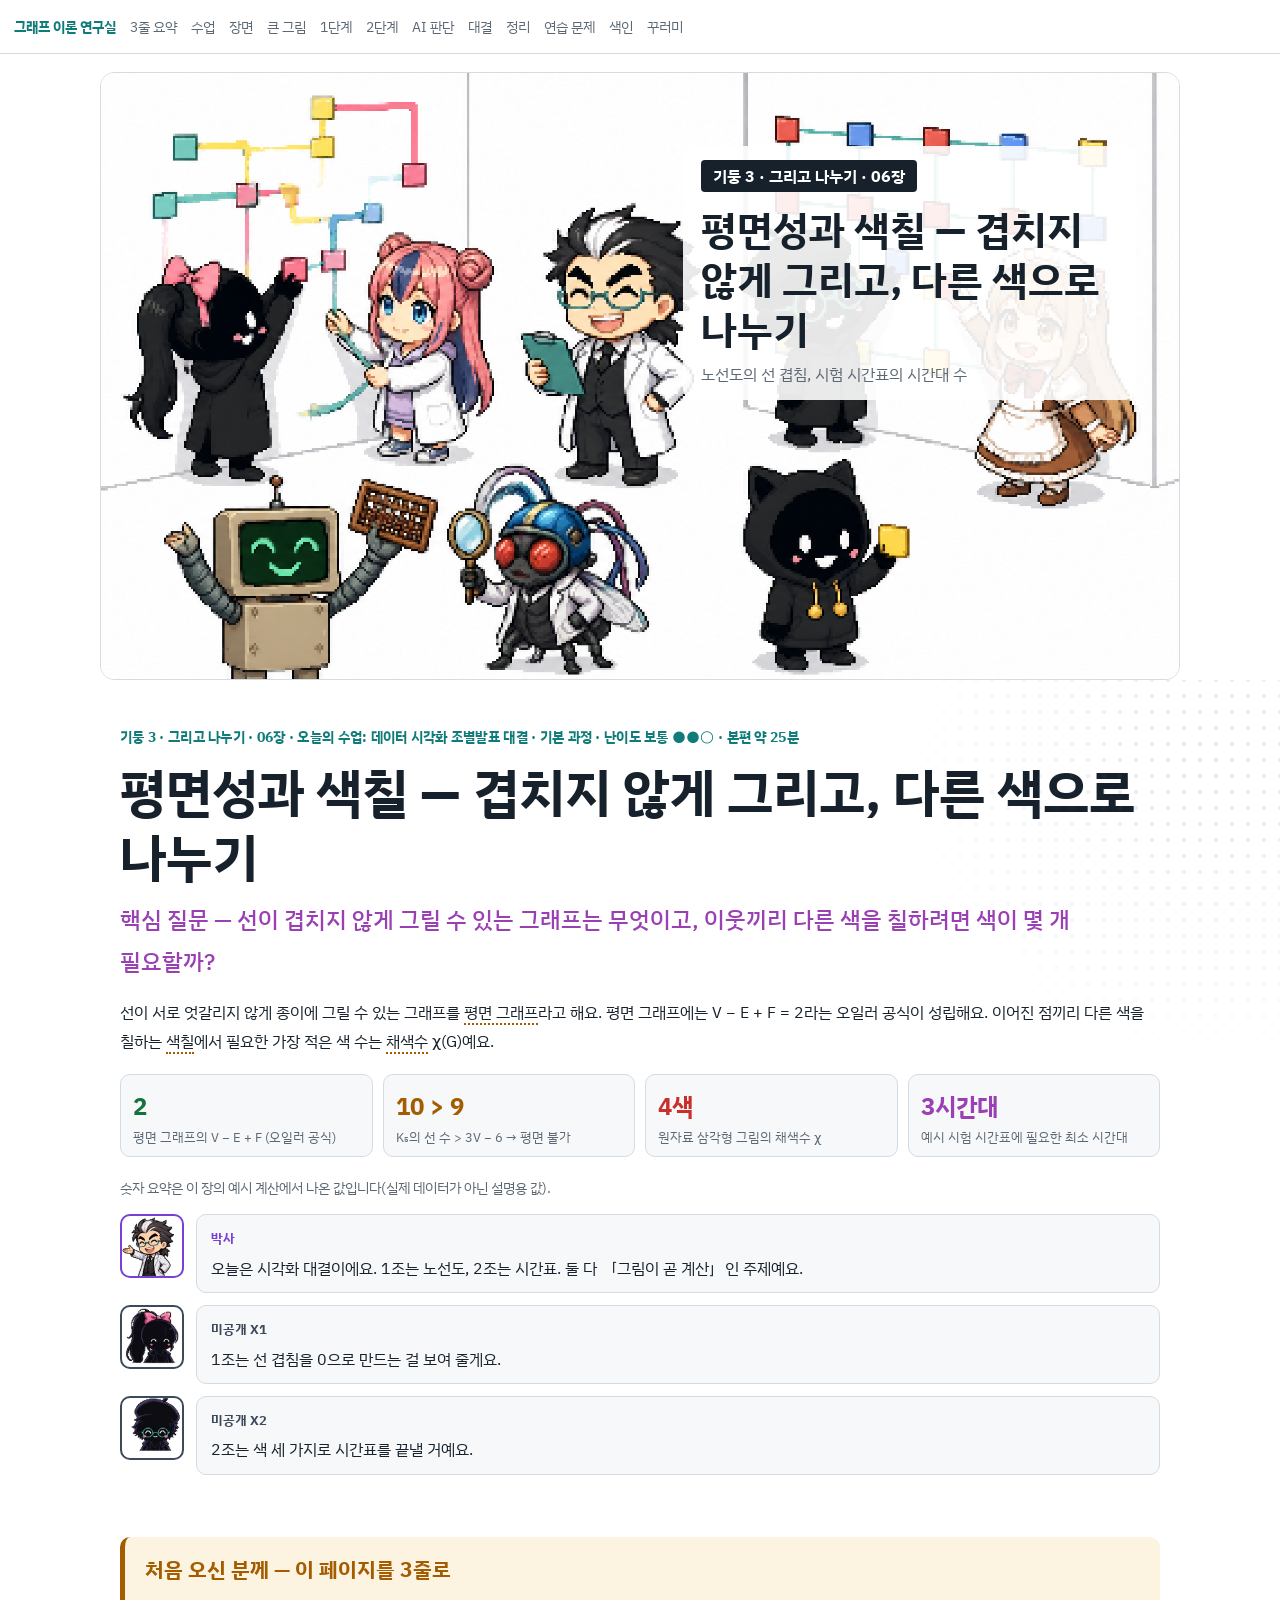
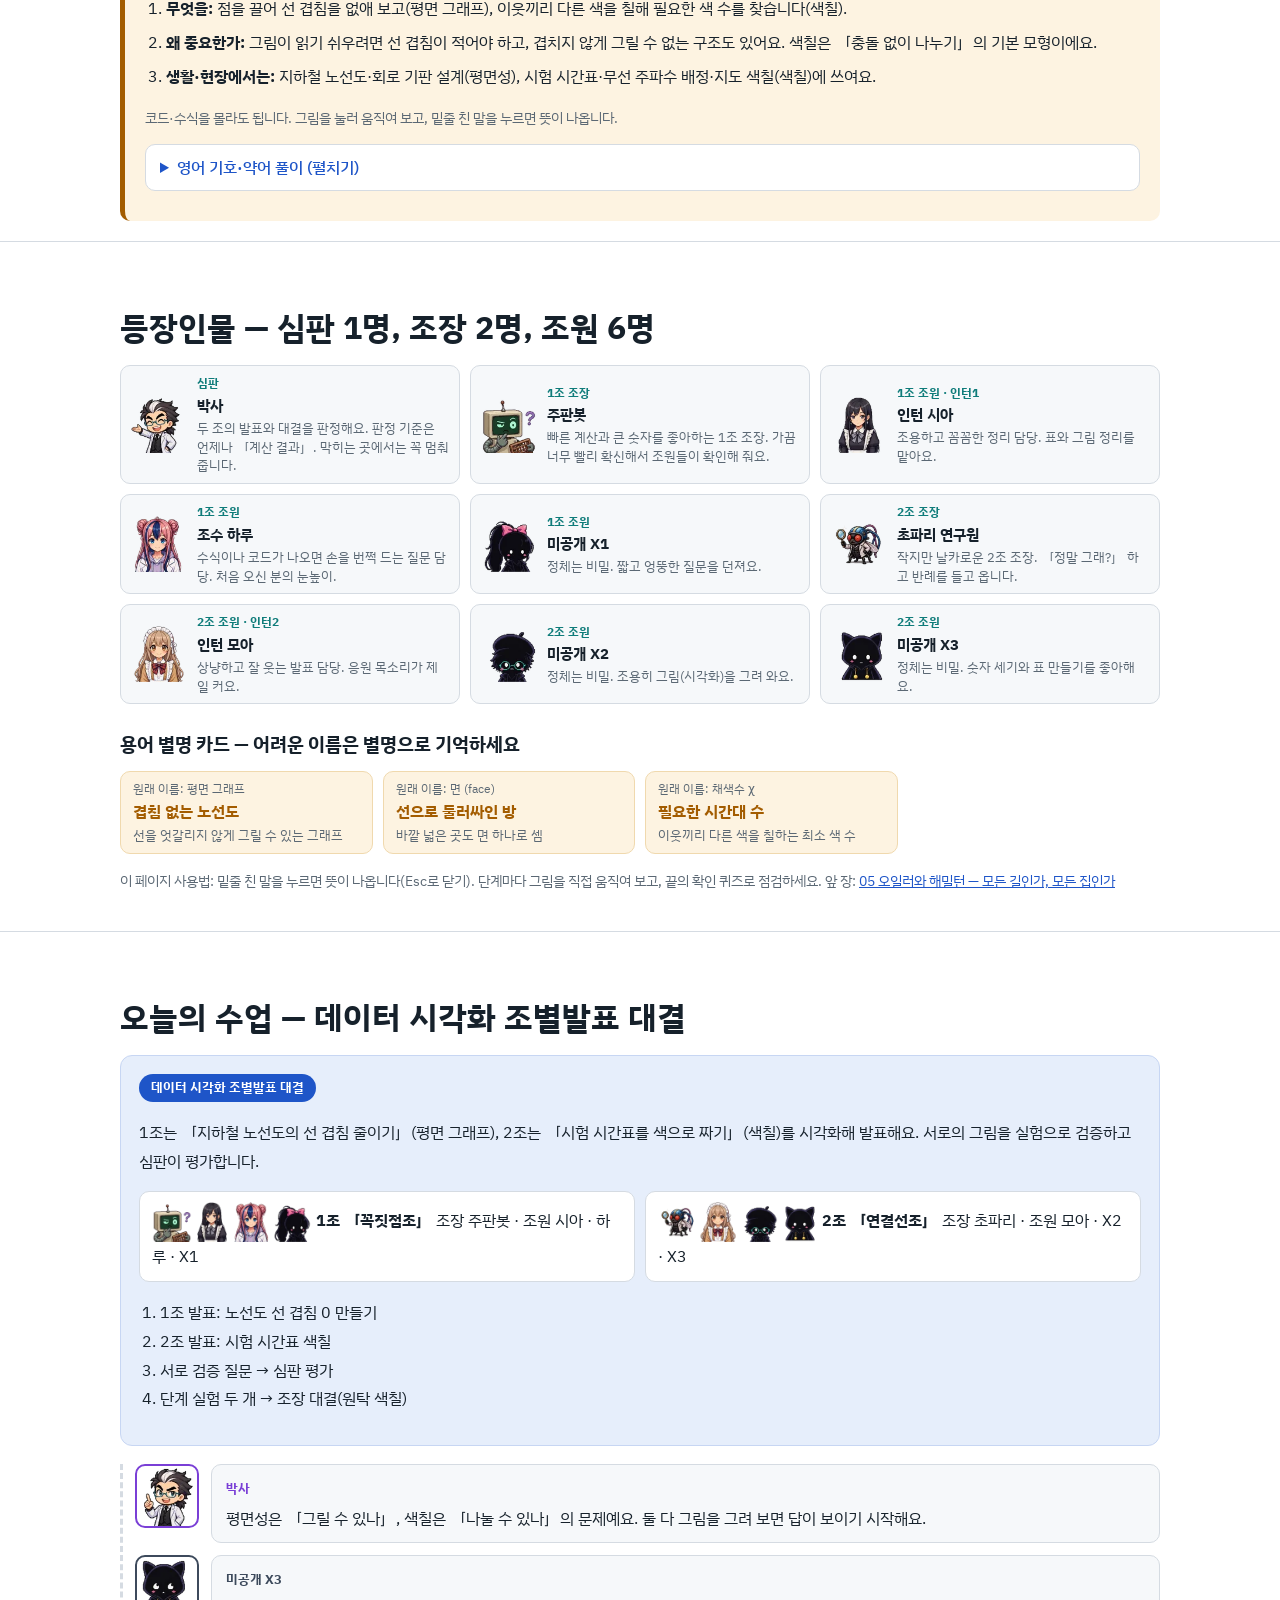
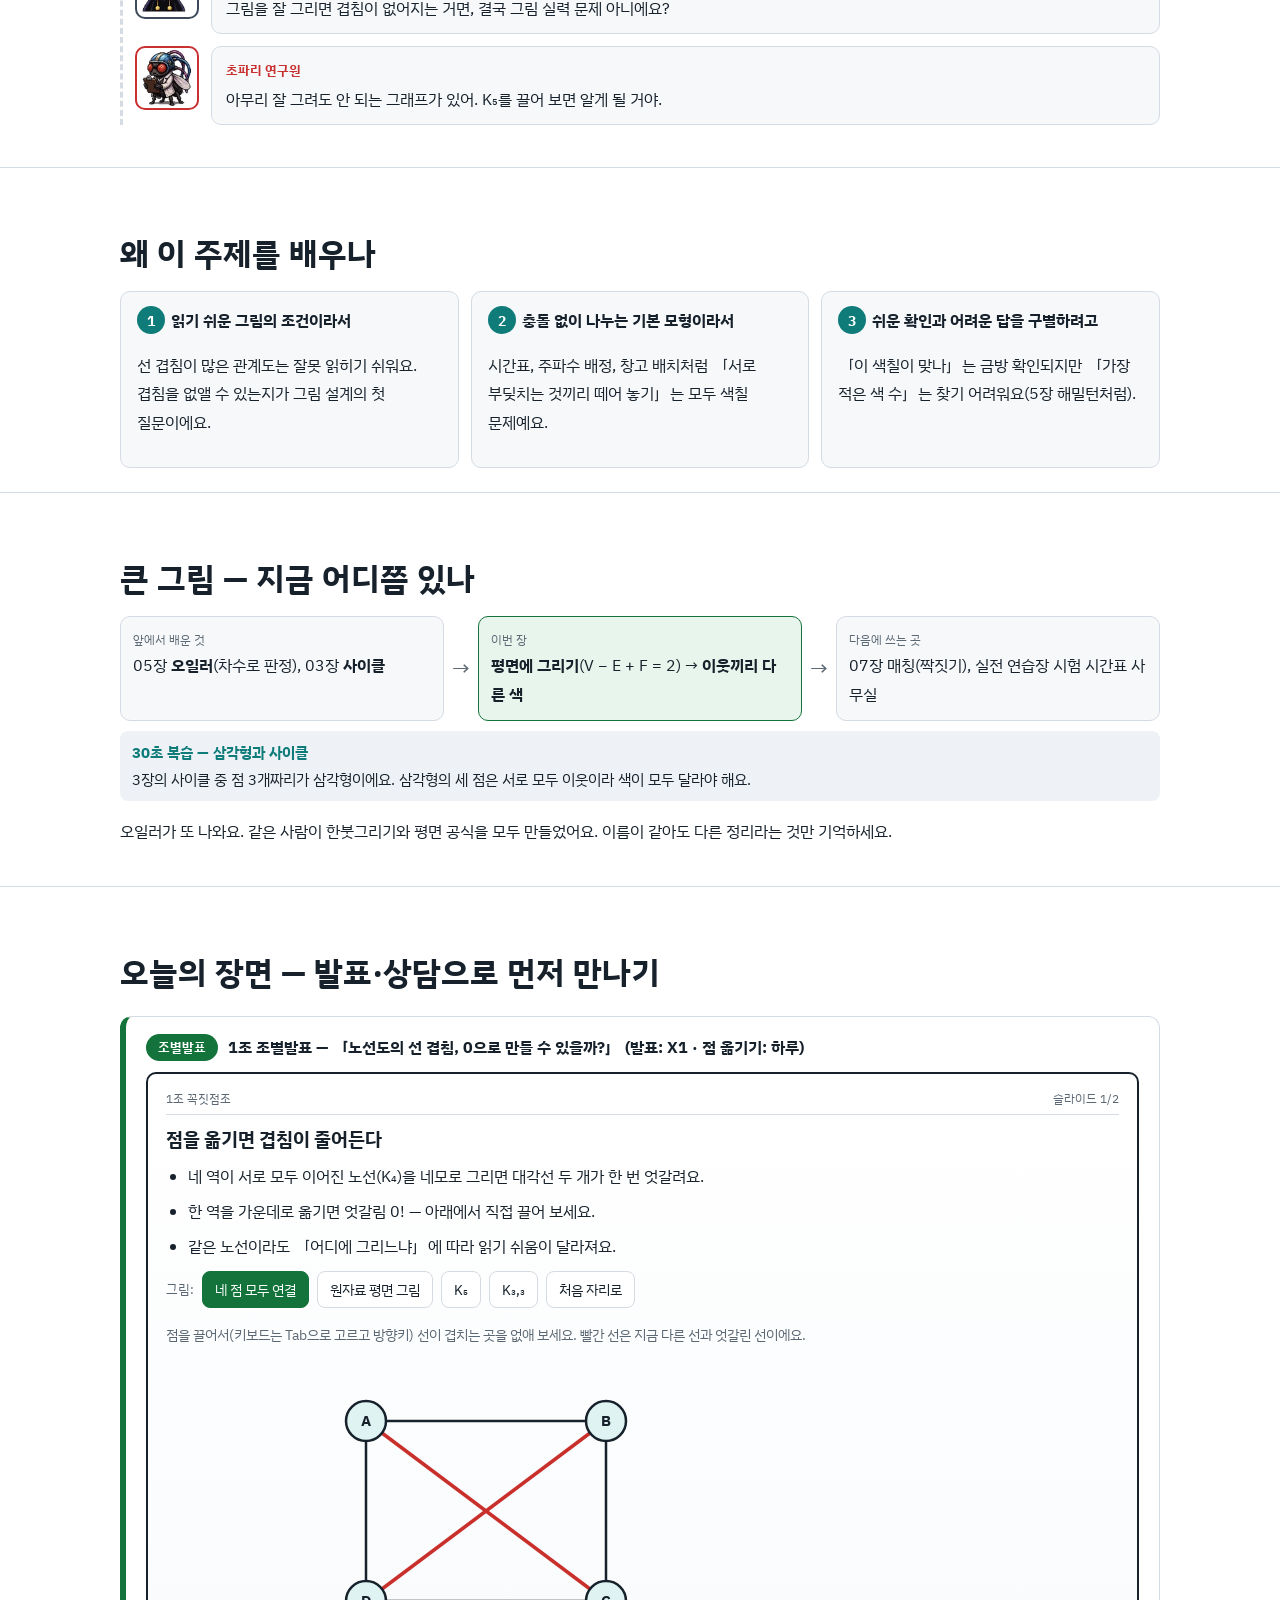
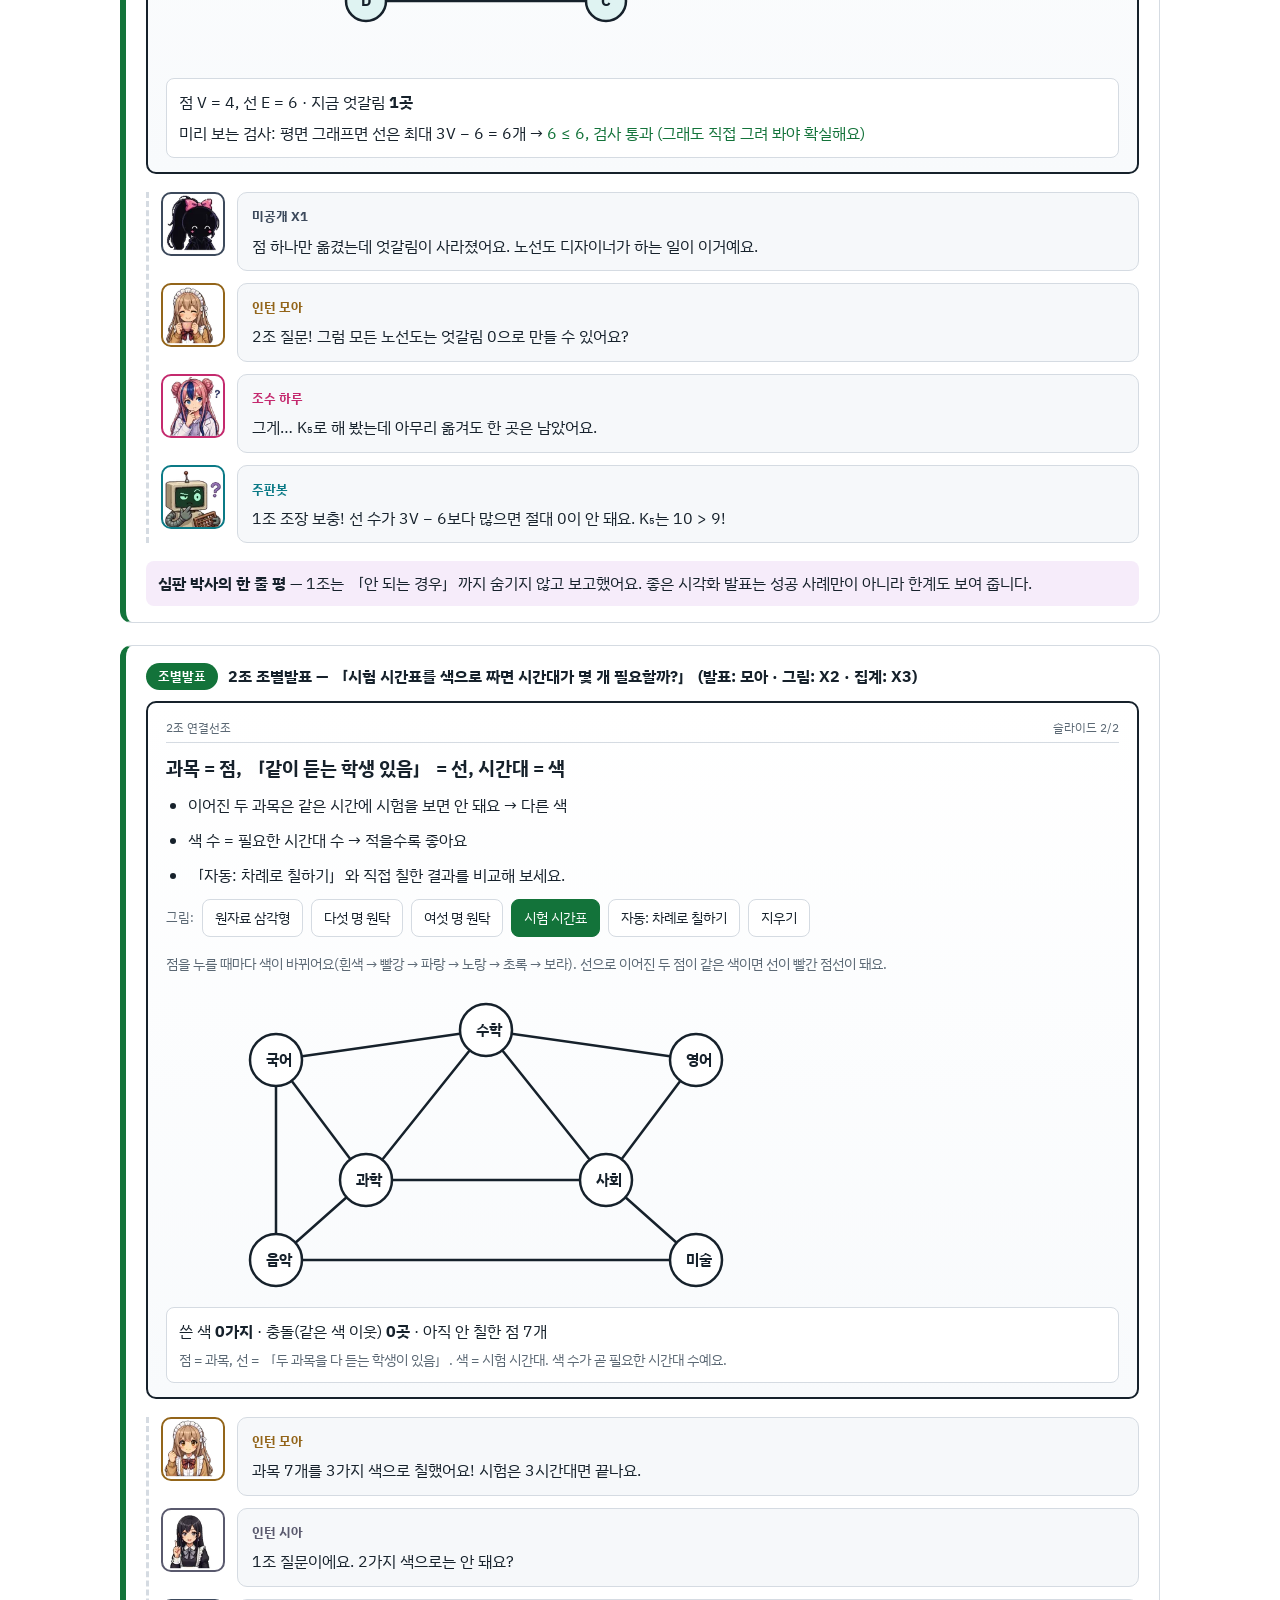
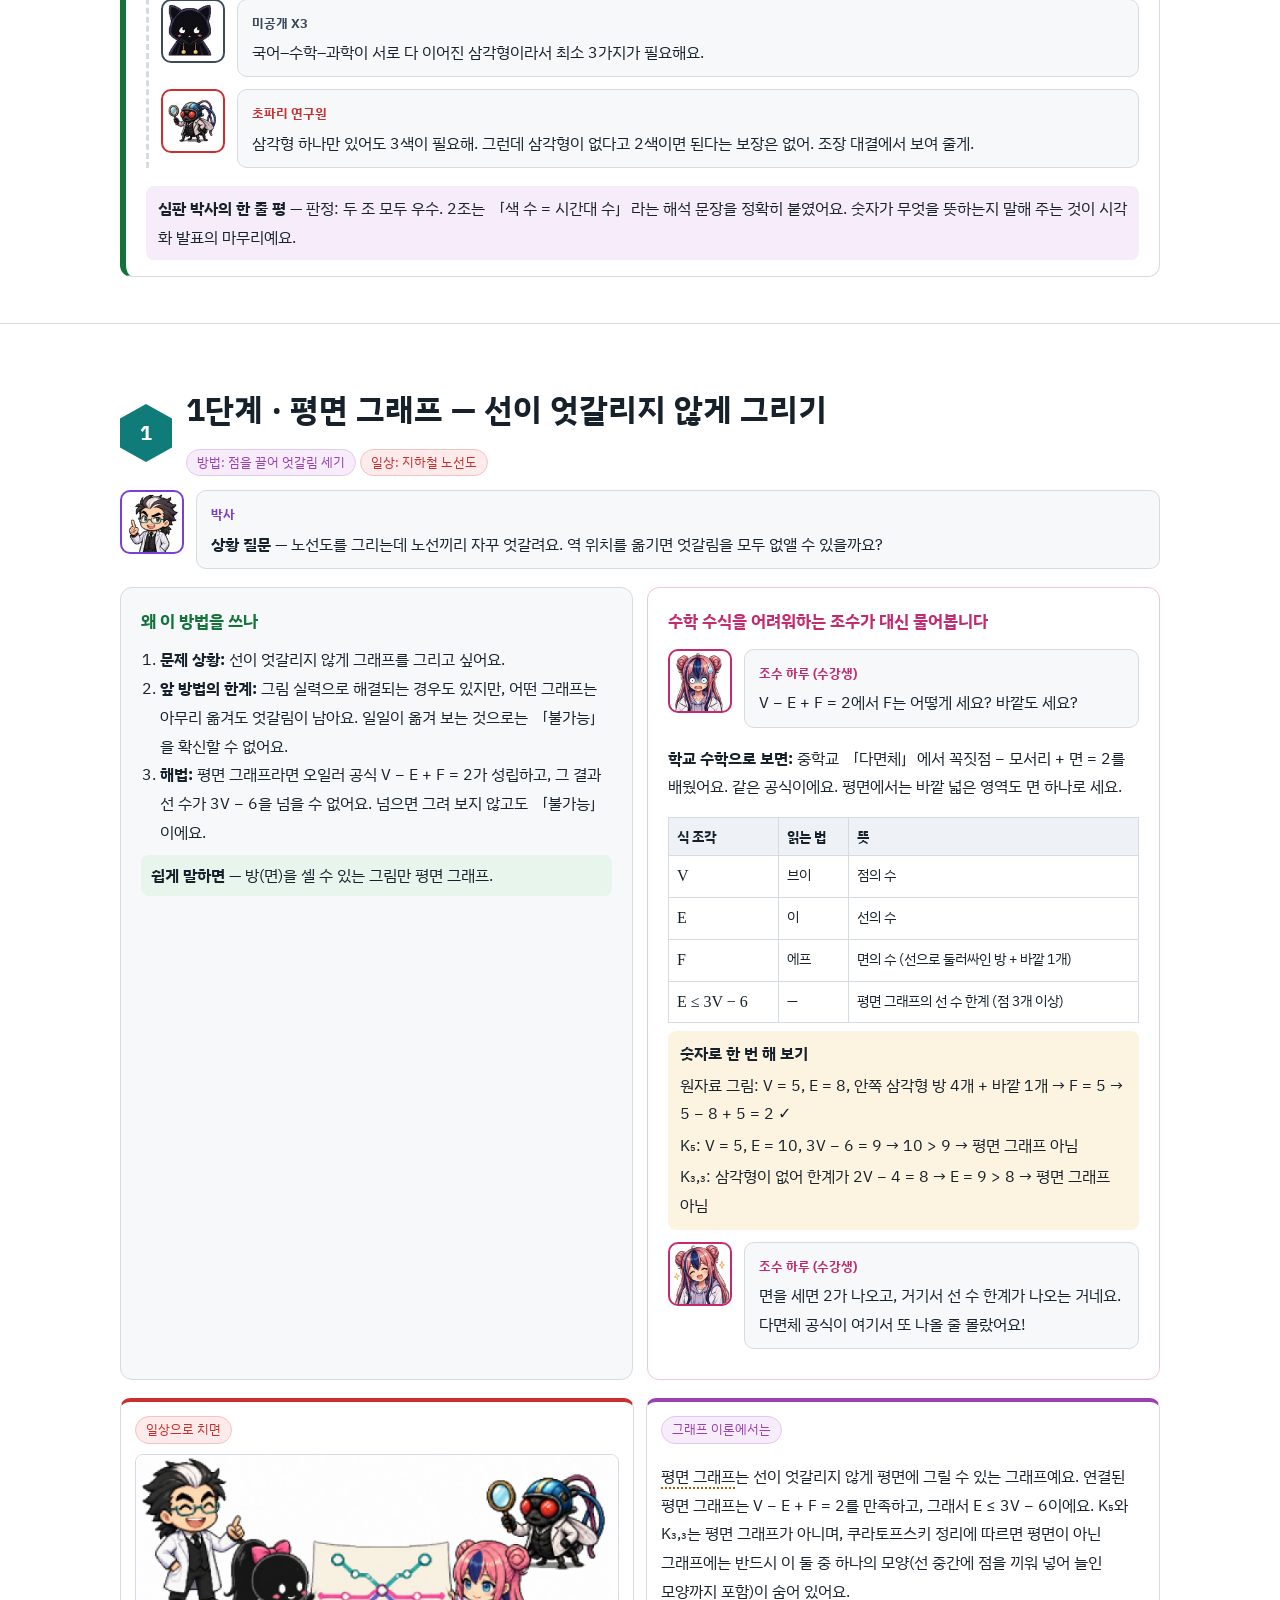
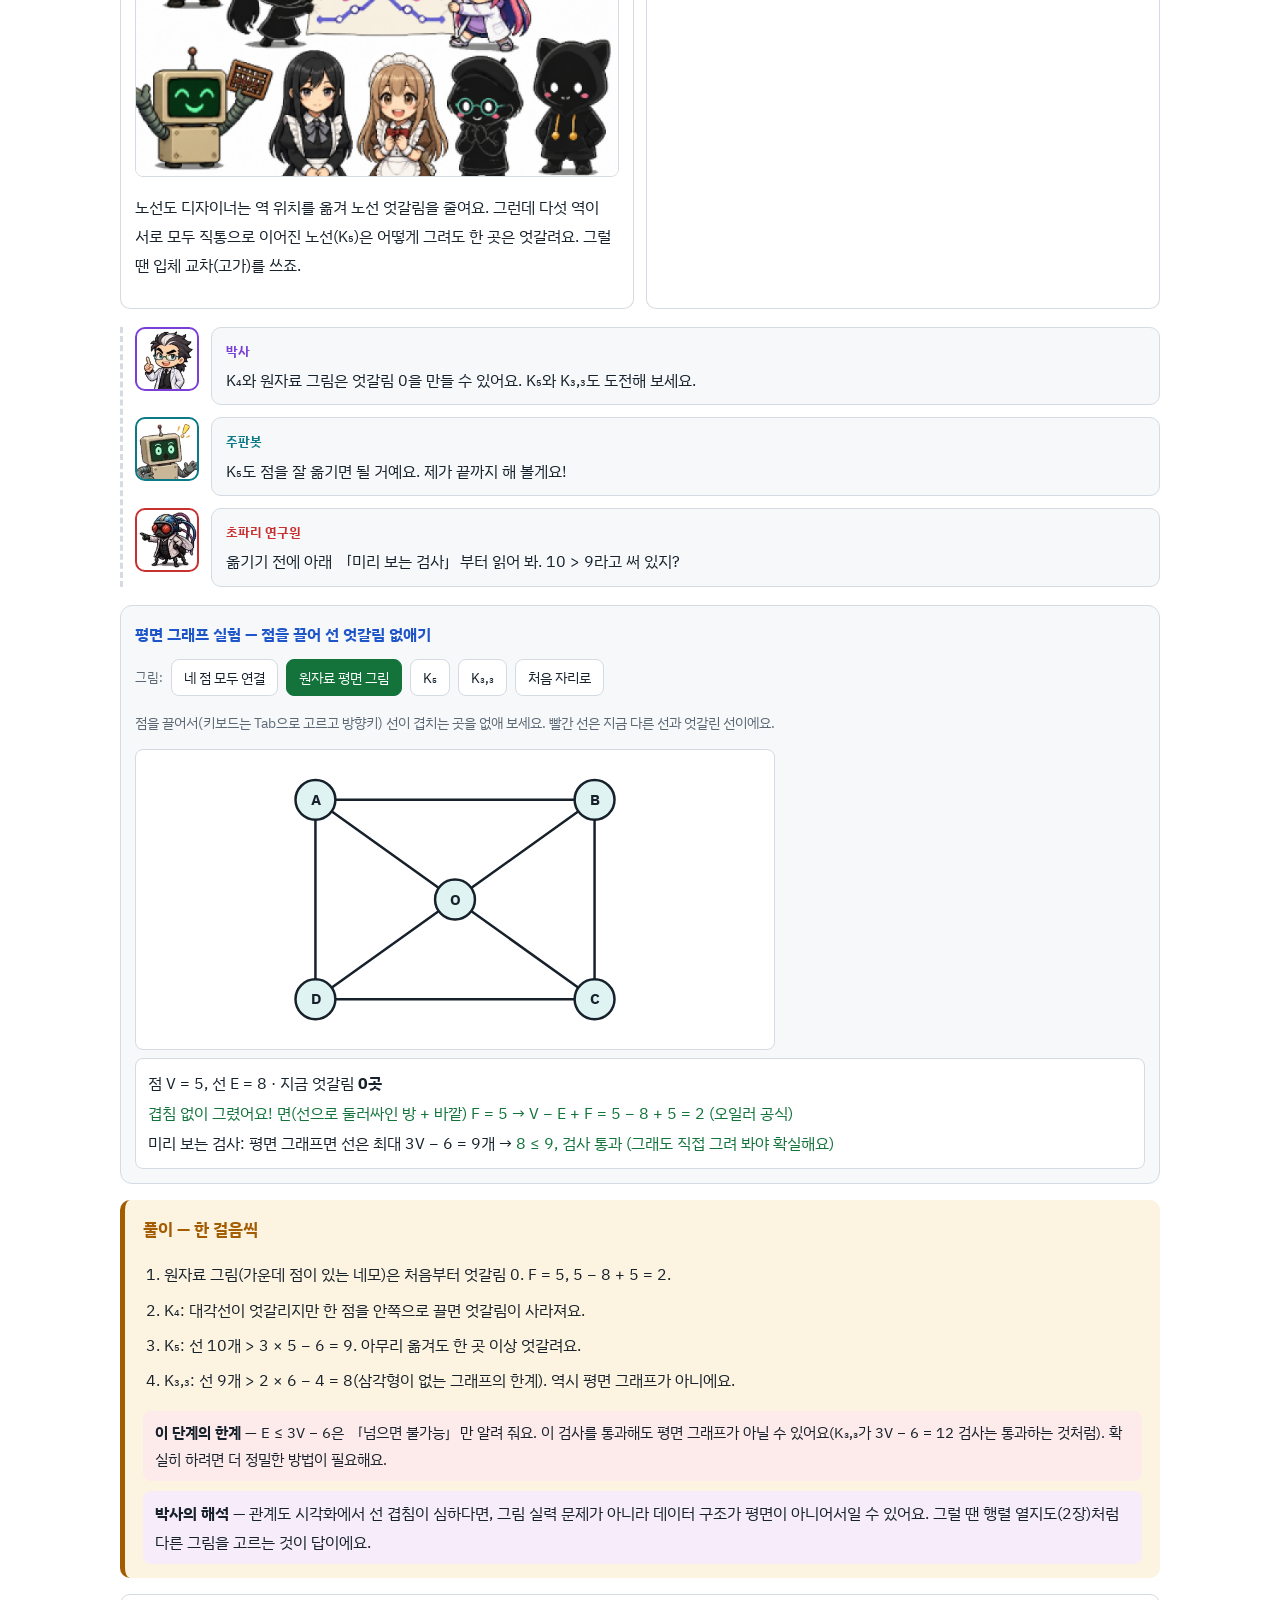
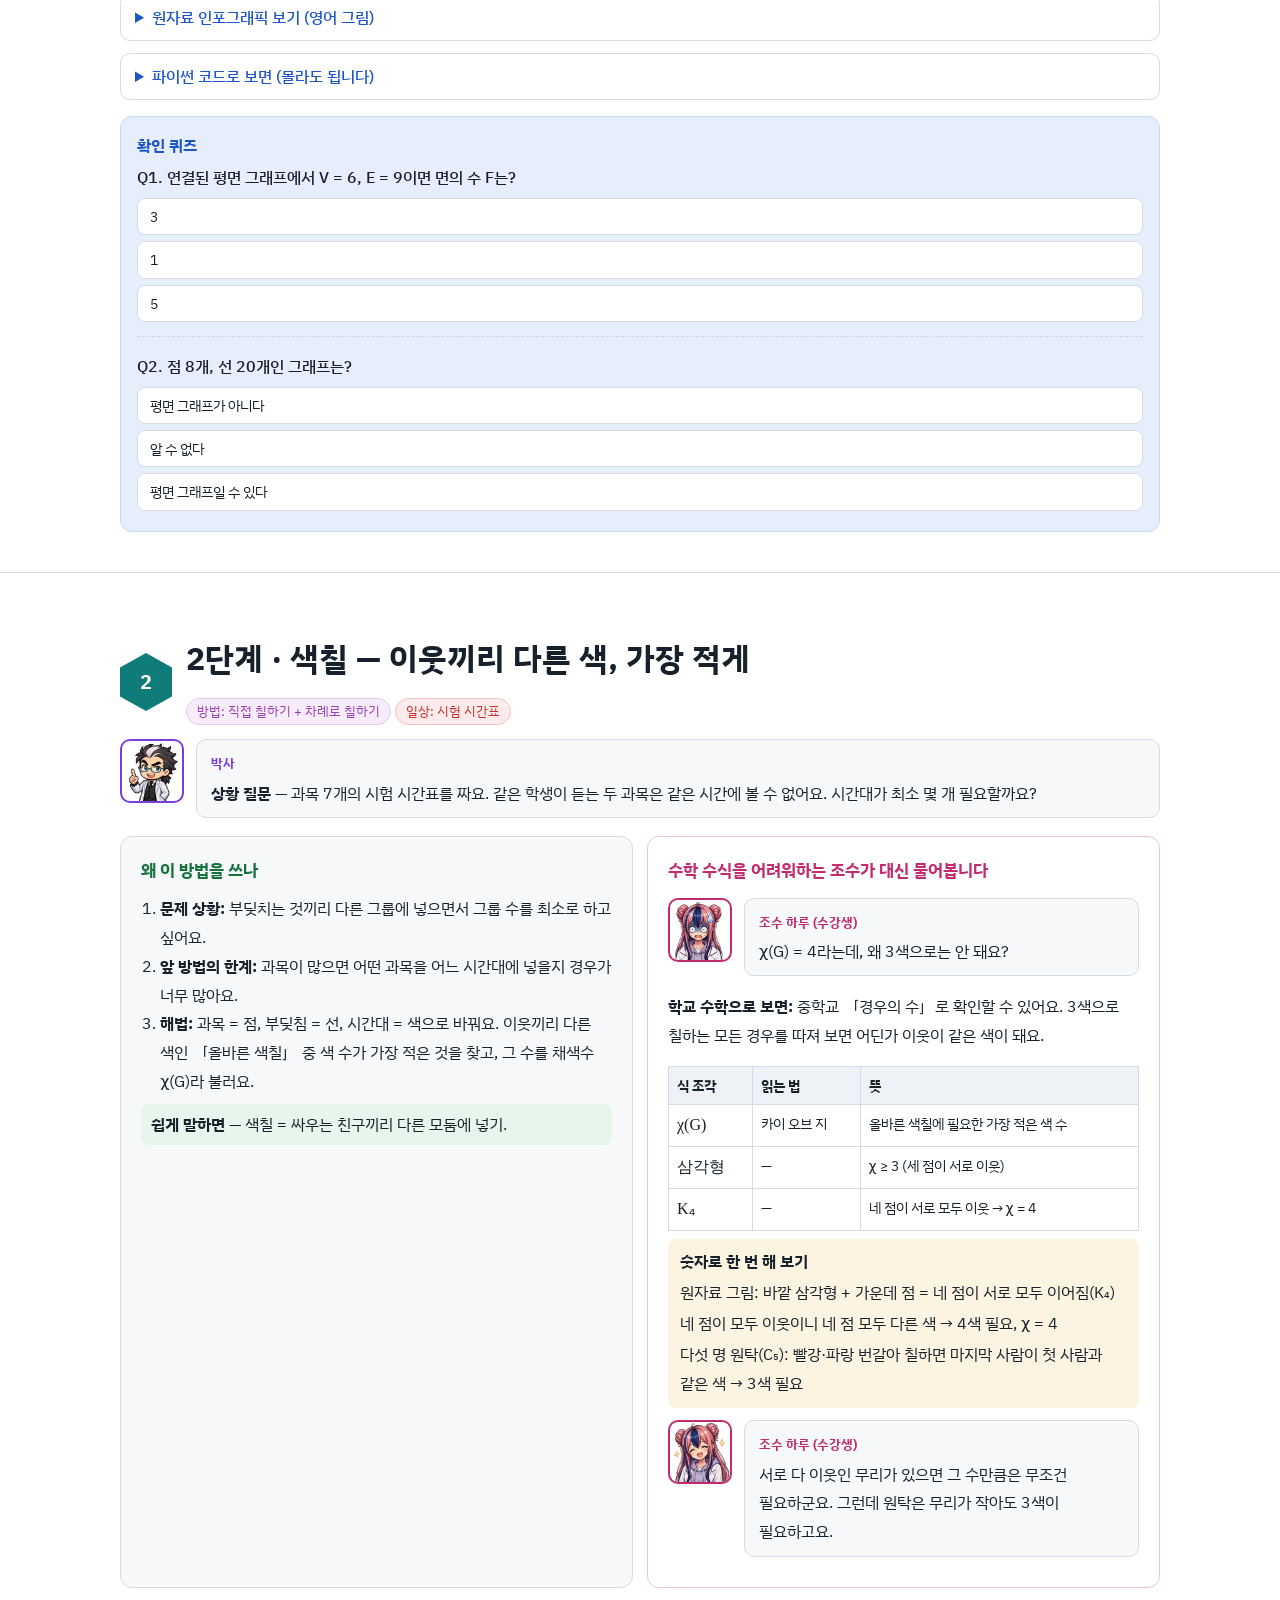
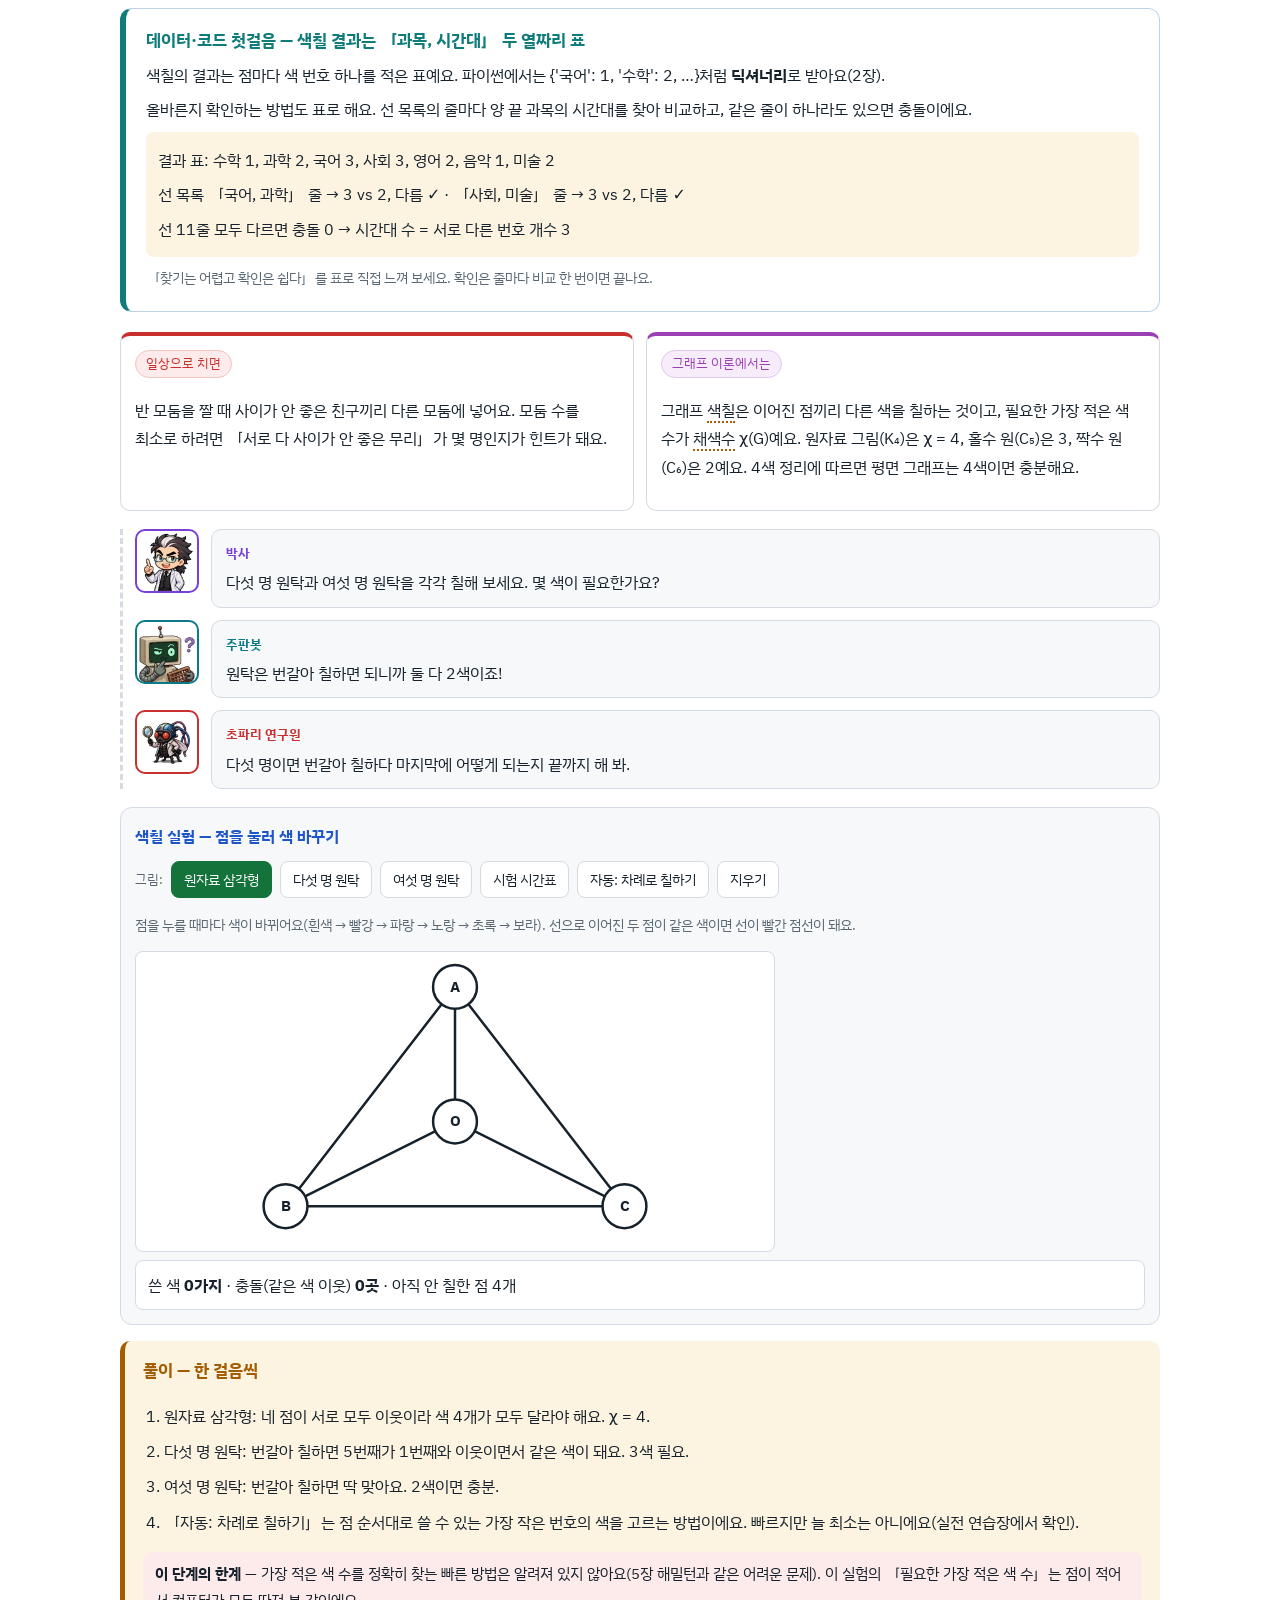
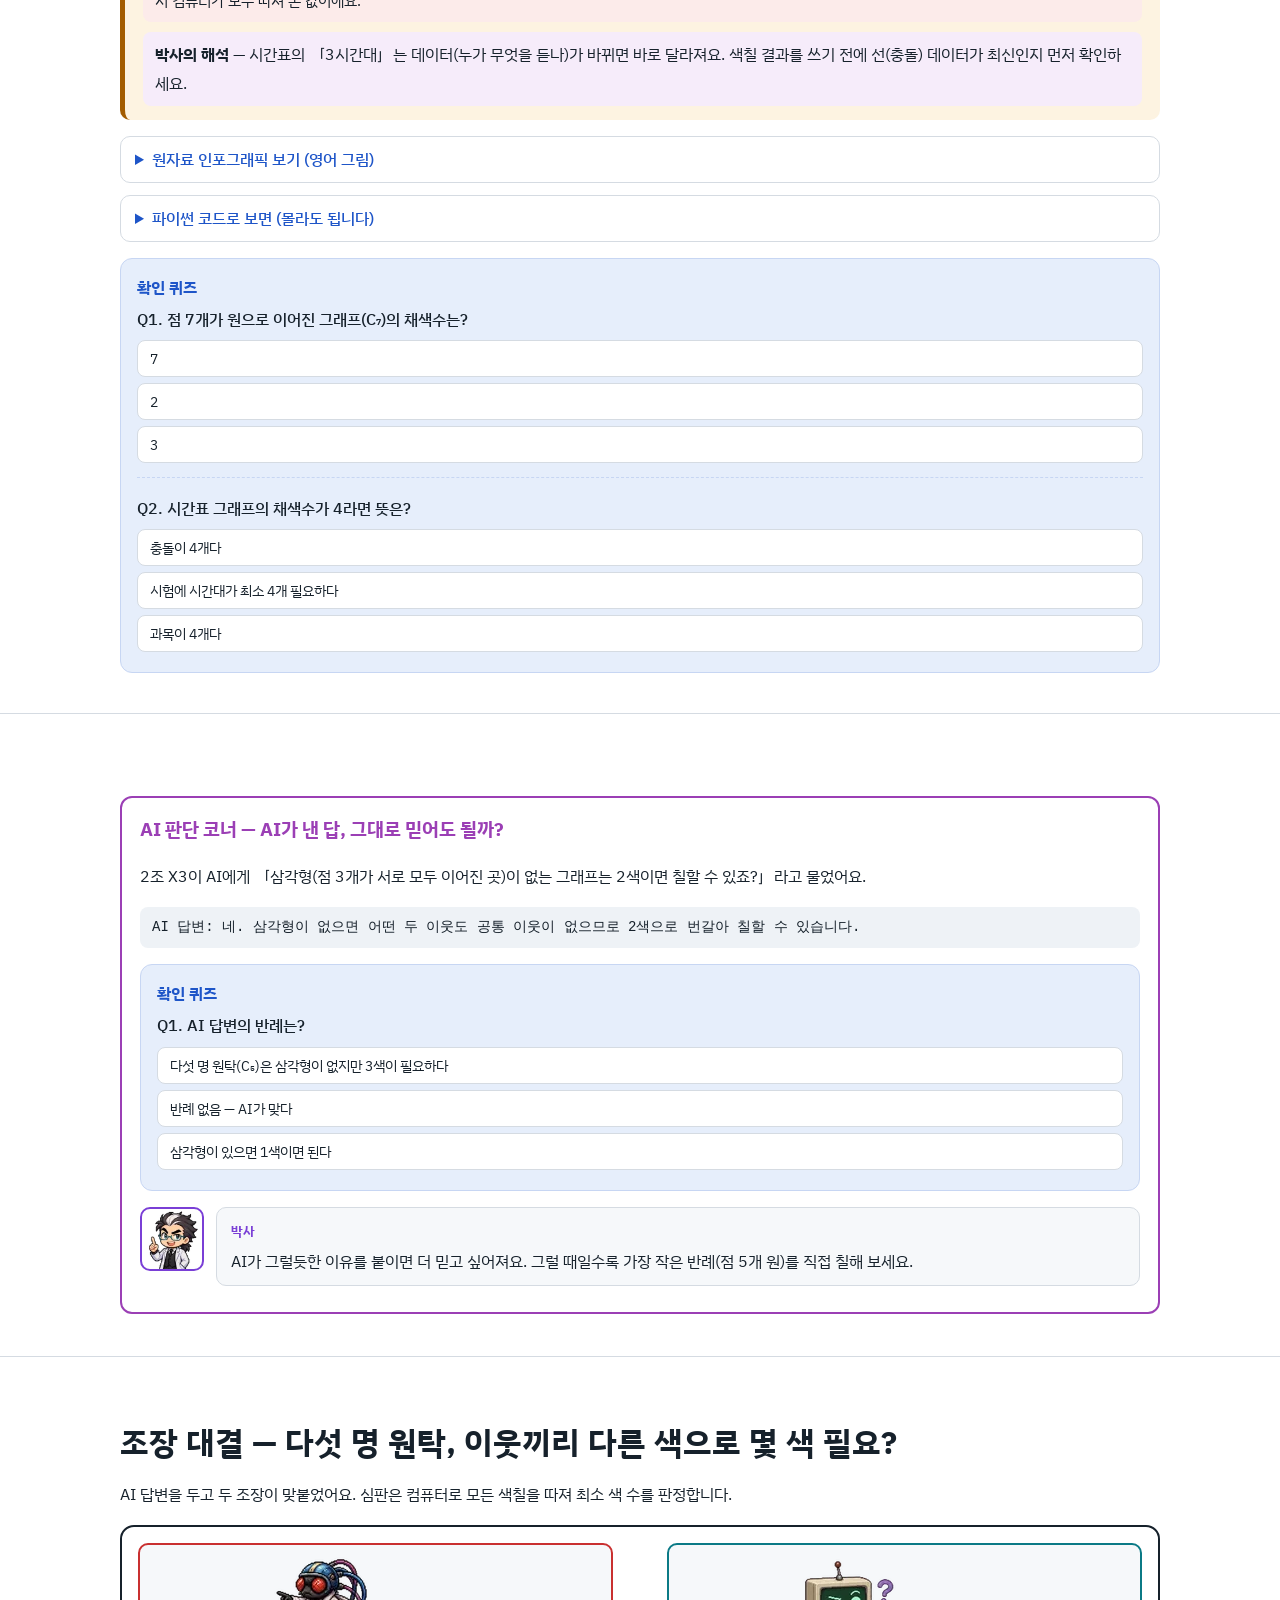
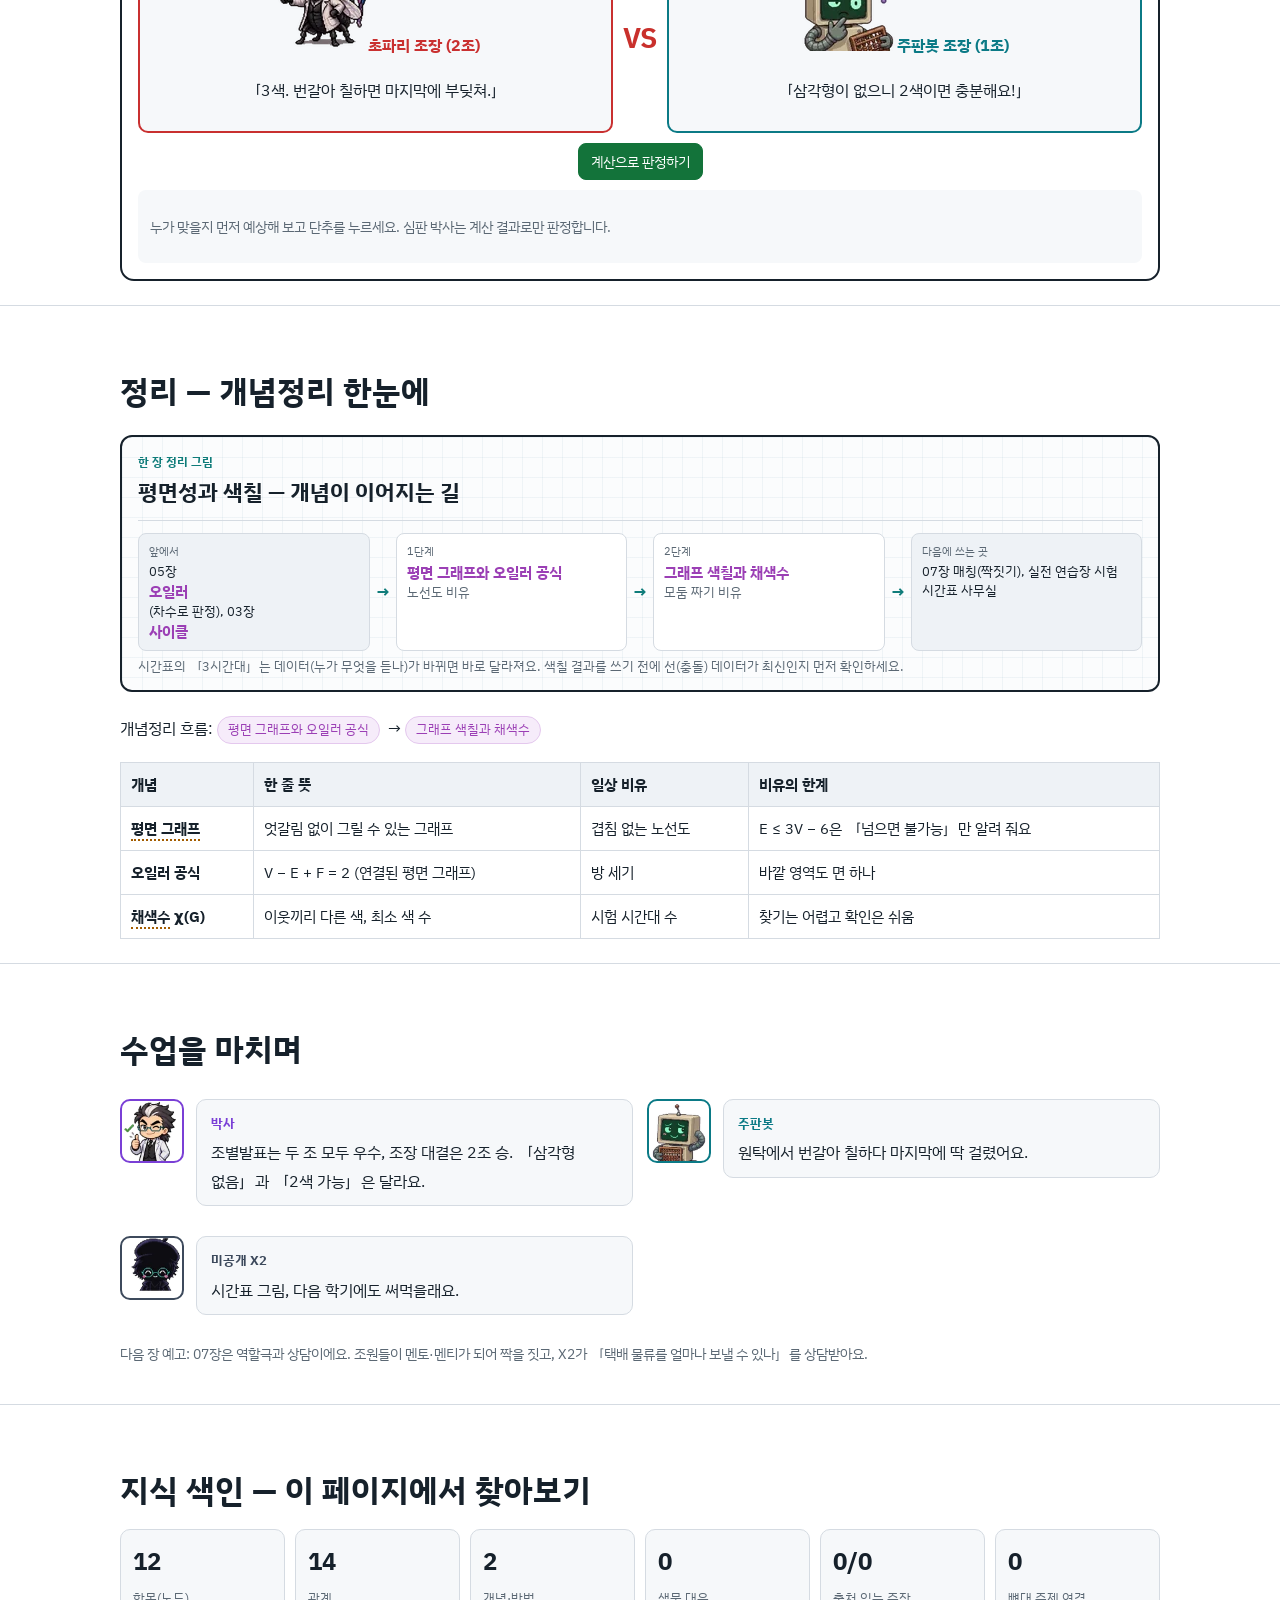
<file: 06_planarity_coloring.html>
<!DOCTYPE html><html lang="ko"><head>
<meta charset="utf-8">
<meta name="viewport" content="width=device-width, initial-scale=1, viewport-fit=cover">
<title>06 평면성과 색칠 — 겹치지 않게 그리고, 다른 색으로 나누기 — 그래프 이론 연구실 — 점과 선으로 관계를 보는 법</title>
<meta name="description" content="선이 겹치지 않게 그릴 수 있는 그래프는 무엇이고, 이웃끼리 다른 색을 칠하려면 색이 몇 개 필요할까?">
<meta property="og:title" content="06 평면성과 색칠 — 겹치지 않게 그리고, 다른 색으로 나누기 — 그래프 이론 연구실 — 점과 선으로 관계를 보는 법">
<meta property="og:description" content="선이 겹치지 않게 그릴 수 있는 그래프는 무엇이고, 이웃끼리 다른 색을 칠하려면 색이 몇 개 필요할까?">
<meta property="og:type" content="article">
<meta property="og:image" content="img/og/og_06.webp">
<link rel="preconnect" href="https://fonts.googleapis.com"><link rel="preconnect" href="https://fonts.gstatic.com" crossorigin>
<link href="https://fonts.googleapis.com/css2?family=IBM+Plex+Sans+KR:wght@400;500;700&display=swap" rel="stylesheet">
<link rel="stylesheet" href="assets/lab.css">
<!-- px-fix v1 --><style id="px-fix">img{image-rendering:auto!important}</style><script id="px-fix-js">(function(){var R=window.ResizeObserver;function f(i){var n=i.naturalWidth,w=i.getBoundingClientRect().width;if(!n||!w)return;var s=w*(window.devicePixelRatio||1)/n;i.style.setProperty("image-rendering",s>=1.95?"pixelated":"auto","important")}var ro=R?new R(function(es){es.forEach(function(e){f(e.target)})}):null;function a(i){if(i.__px)return;i.__px=1;i.addEventListener("load",function(){f(i)});if(ro)ro.observe(i);f(i)}function all(r){(r||document).querySelectorAll&&(r||document).querySelectorAll("img").forEach(a)}function go(){all();if(window.MutationObserver)new MutationObserver(function(ms){ms.forEach(function(m){m.addedNodes.forEach(function(n){if(n.nodeType!==1)return;if(n.tagName==="IMG")a(n);else all(n)})})}).observe(document.documentElement,{childList:true,subtree:true});window.addEventListener("resize",function(){document.querySelectorAll("img").forEach(f)})}if(document.readyState==="loading")document.addEventListener("DOMContentLoaded",go);else go()})();</script><!-- /px-fix -->
</head><body>
<nav class="top" aria-label="이 페이지 목차"><a class="logo" href="index.html">그래프 이론 연구실</a><a href="#three">3줄 요약</a><a href="#class">수업</a><a href="#scene">장면</a><a href="#map">큰 그림</a><a href="#lv1">1단계</a><a href="#lv2">2단계</a><a href="#ai">AI 판단</a><a href="#duel">대결</a><a href="#sum">정리</a><a href="exercise/index.html#ex06">연습 문제</a><a href="#kg">색인</a><a href="#export">꾸러미</a></nav><div id="prog"></div>
<div class="cover has-img" id="top"><img class="cimg" src="img/cover/cover_06.webp" width="1920" height="1080" alt="평면성과 색칠 — 겹치지 않게 그리고, 다른 색으로 나누기 표지 — 심판 박사, 조장 초파리와 주판봇, 미공개 X2"><div class="ctext"><span class="no">기둥 3 · 그리고 나누기 · 06장</span><h1>평면성과 색칠 — 겹치지 않게 그리고, 다른 색으로 나누기</h1><p>노선도의 선 겹침, 시험 시간표의 시간대 수</p></div></div>
<header class="hero"><div class="wrap">
<div class="kicker">기둥 3 · 그리고 나누기 · 06장 · 오늘의 수업: 데이터 시각화 조별발표 대결 · 기본 과정 · 난이도 보통 ●●○ · 본편 약 25분</div>
<h1>평면성과 색칠 — 겹치지 않게 그리고, 다른 색으로 나누기</h1>
<p class="q">핵심 질문 — 선이 겹치지 않게 그릴 수 있는 그래프는 무엇이고, 이웃끼리 다른 색을 칠하려면 색이 몇 개 필요할까?</p>
<p>선이 서로 엇갈리지 않게 종이에 그릴 수 있는 그래프를 <span class="jt" data-t="평면 그래프" data-d="선이 서로 엇갈리지 않게 평면에 그릴 수 있는 그래프.">평면 그래프</span>라고 해요. 평면 그래프에는 V − E + F = 2라는 오일러 공식이 성립해요. 이어진 점끼리 다른 색을 칠하는 <span class="jt" data-t="색칠" data-d="이어진 두 점이 서로 다른 색이 되도록 점마다 색을 정하는 것.">색칠</span>에서 필요한 가장 적은 색 수는 <span class="jt" data-t="채색수" data-d="올바른 색칠에 필요한 가장 적은 색 수. χ(G)로 쓴다.">채색수</span> χ(G)예요.</p>
<div class="kpis"><div class="kpi g"><b>2</b><span>평면 그래프의 V − E + F (오일러 공식)</span></div><div class="kpi a"><b>10 &gt; 9</b><span>K₅의 선 수 > 3V − 6 → 평면 불가</span></div><div class="kpi r"><b>4색</b><span>원자료 삼각형 그림의 채색수 χ</span></div><div class="kpi m"><b>3시간대</b><span>예시 시험 시간표에 필요한 최소 시간대</span></div></div>
<p class="note">숫자 요약은 이 장의 예시 계산에서 나온 값입니다(실제 데이터가 아닌 설명용 값).</p>
<div class="say" data-who="doc"><img class="who" data-who="doc" data-mood="front" alt="" aria-hidden="true"><div><b class="name">박사</b><p>오늘은 시각화 대결이에요. 1조는 노선도, 2조는 시간표. 둘 다 「그림이 곧 계산」인 주제예요.</p></div></div><div class="say" data-who="x1"><img class="who" data-who="x1" data-mood="e16" alt="" aria-hidden="true"><div><b class="name">미공개 X1</b><p>1조는 선 겹침을 0으로 만드는 걸 보여 줄게요.</p></div></div><div class="say" data-who="x2"><img class="who" data-who="x2" data-mood="e16" alt="" aria-hidden="true"><div><b class="name">미공개 X2</b><p>2조는 색 세 가지로 시간표를 끝낼 거예요.</p></div></div>
</div></header>
<div class="wrap"><div class="three" id="three"><h2>처음 오신 분께 — 이 페이지를 3줄로</h2><ol>
<li><b>무엇을:</b> 점을 끌어 선 겹침을 없애 보고(평면 그래프), 이웃끼리 다른 색을 칠해 필요한 색 수를 찾습니다(색칠).</li><li><b>왜 중요한가:</b> 그림이 읽기 쉬우려면 선 겹침이 적어야 하고, 겹치지 않게 그릴 수 없는 구조도 있어요. 색칠은 「충돌 없이 나누기」의 기본 모형이에요.</li><li><b>생활·현장에서는:</b> 지하철 노선도·회로 기판 설계(평면성), 시험 시간표·무선 주파수 배정·지도 색칠(색칠)에 쓰여요.</li></ol>
<p class="note">코드·수식을 몰라도 됩니다. 그림을 눌러 움직여 보고, 밑줄 친 말을 누르면 뜻이 나옵니다.</p>
<details><summary>영어 기호·약어 풀이 (펼치기)</summary><ul><li><b>V, E, F</b> — 점(vertex), 선(edge), 면(face)의 개수</li><li><b>K₅</b> — 점 5개가 모두 이어진 그래프</li><li><b>K₃,₃</b> — 세 점과 세 점이 서로 모두 이어진 그래프 (집 3채와 가스·물·전기 문제)</li><li><b>χ(G)</b> — 카이 오브 지 — 그래프 G의 채색수</li></ul></details>
</div></div>
<section class="level" id="cast"><div class="wrap"><h2>등장인물 — 심판 1명, 조장 2명, 조원 6명</h2>
<div class="cast"><div><img class="" data-who="doc" data-mood="front" alt="" aria-hidden="true"><div><span class="role">심판</span><b>박사</b><span>두 조의 발표와 대결을 판정해요. 판정 기준은 언제나 「계산 결과」. 막히는 곳에서는 꼭 멈춰 줍니다.</span></div></div><div><img class="" data-who="robo" data-mood="calc" alt="" aria-hidden="true"><div><span class="role">1조 조장</span><b>주판봇</b><span>빠른 계산과 큰 숫자를 좋아하는 1조 조장. 가끔 너무 빨리 확신해서 조원들이 확인해 줘요.</span></div></div><div><img class="" data-who="sia" data-mood="e13" alt="" aria-hidden="true"><div><span class="role">1조 조원 · 인턴1</span><b>인턴 시아</b><span>조용하고 꼼꼼한 정리 담당. 표와 그림 정리를 맡아요.</span></div></div><div><img class="" data-who="asst" data-mood="e13" alt="" aria-hidden="true"><div><span class="role">1조 조원</span><b>조수 하루</b><span>수식이나 코드가 나오면 손을 번쩍 드는 질문 담당. 처음 오신 분의 눈높이.</span></div></div><div><img class="" data-who="x1" data-mood="e13" alt="" aria-hidden="true"><div><span class="role">1조 조원</span><b>미공개 X1</b><span>정체는 비밀. 짧고 엉뚱한 질문을 던져요.</span></div></div><div><img class="" data-who="fly" data-mood="magnify" alt="" aria-hidden="true"><div><span class="role">2조 조장</span><b>초파리 연구원</b><span>작지만 날카로운 2조 조장. 「정말 그래?」 하고 반례를 들고 옵니다.</span></div></div><div><img class="" data-who="moa" data-mood="e13" alt="" aria-hidden="true"><div><span class="role">2조 조원 · 인턴2</span><b>인턴 모아</b><span>상냥하고 잘 웃는 발표 담당. 응원 목소리가 제일 커요.</span></div></div><div><img class="" data-who="x2" data-mood="e13" alt="" aria-hidden="true"><div><span class="role">2조 조원</span><b>미공개 X2</b><span>정체는 비밀. 조용히 그림(시각화)을 그려 와요.</span></div></div><div><img class="" data-who="x3" data-mood="e13" alt="" aria-hidden="true"><div><span class="role">2조 조원</span><b>미공개 X3</b><span>정체는 비밀. 숫자 세기와 표 만들기를 좋아해요.</span></div></div></div>
<h3>용어 별명 카드 — 어려운 이름은 별명으로 기억하세요</h3><div class="nick"><div><span class="role">원래 이름: 평면 그래프</span><b>겹침 없는 노선도</b><span>선을 엇갈리지 않게 그릴 수 있는 그래프</span></div><div><span class="role">원래 이름: 면 (face)</span><b>선으로 둘러싸인 방</b><span>바깥 넓은 곳도 면 하나로 셈</span></div><div><span class="role">원래 이름: 채색수 χ</span><b>필요한 시간대 수</b><span>이웃끼리 다른 색을 칠하는 최소 색 수</span></div></div>
<p class="note">이 페이지 사용법: 밑줄 친 말을 누르면 뜻이 나옵니다(Esc로 닫기). 단계마다 그림을 직접 움직여 보고, 끝의 확인 퀴즈로 점검하세요. 앞 장: <a href="05_euler_hamilton.html">05 오일러와 해밀턴 — 모든 길인가, 모든 집인가</a></p>
</div></section>
<section class="level" id="class"><div class="wrap"><h2>오늘의 수업 — 데이터 시각화 조별발표 대결</h2>
<div class="klass"><span class="fmt">데이터 시각화 조별발표 대결</span><p>1조는 「지하철 노선도의 선 겹침 줄이기」(평면 그래프), 2조는 「시험 시간표를 색으로 짜기」(색칠)를 시각화해 발표해요. 서로의 그림을 실험으로 검증하고 심판이 평가합니다.</p><div class="groups"><div><img class="" data-who="robo" data-mood="calc" alt="" aria-hidden="true"><img class="" data-who="sia" data-mood="e13" alt="" aria-hidden="true"><img class="" data-who="asst" data-mood="e13" alt="" aria-hidden="true"><img class="" data-who="x1" data-mood="e13" alt="" aria-hidden="true"> <b>1조 「꼭짓점조」</b> 조장 주판봇 · 조원 시아 · 하루 · X1</div><div><img class="" data-who="fly" data-mood="magnify" alt="" aria-hidden="true"><img class="" data-who="moa" data-mood="e13" alt="" aria-hidden="true"><img class="" data-who="x2" data-mood="e13" alt="" aria-hidden="true"><img class="" data-who="x3" data-mood="e13" alt="" aria-hidden="true"> <b>2조 「연결선조」</b> 조장 초파리 · 조원 모아 · X2 · X3</div></div><ol><li>1조 발표: 노선도 선 겹침 0 만들기</li><li>2조 발표: 시험 시간표 색칠</li><li>서로 검증 질문 → 심판 평가</li><li>단계 실험 두 개 → 조장 대결(원탁 색칠)</li></ol></div>
<div class="talk"><div class="say" data-who="doc"><img class="who" data-who="doc" data-mood="board" alt="" aria-hidden="true"><div><b class="name">박사</b><p>평면성은 「그릴 수 있나」, 색칠은 「나눌 수 있나」의 문제예요. 둘 다 그림을 그려 보면 답이 보이기 시작해요.</p></div></div><div class="say" data-who="x3"><img class="who" data-who="x3" data-mood="e09" alt="" aria-hidden="true"><div><b class="name">미공개 X3</b><p>그림을 잘 그리면 겹침이 없어지는 거면, 결국 그림 실력 문제 아니에요?</p></div></div><div class="say" data-who="fly"><img class="who" data-who="fly" data-mood="clip" alt="" aria-hidden="true"><div><b class="name">초파리 연구원</b><p>아무리 잘 그려도 안 되는 그래프가 있어. K₅를 끌어 보면 알게 될 거야.</p></div></div></div></div></section>
<section class="level" id="why"><div class="wrap"><h2>왜 이 주제를 배우나</h2><div class="steps"><div><b class="n">1</b><b>읽기 쉬운 그림의 조건이라서</b><p>선 겹침이 많은 관계도는 잘못 읽히기 쉬워요. 겹침을 없앨 수 있는지가 그림 설계의 첫 질문이에요.</p></div><div><b class="n">2</b><b>충돌 없이 나누는 기본 모형이라서</b><p>시간표, 주파수 배정, 창고 배치처럼 「서로 부딪치는 것끼리 떼어 놓기」는 모두 색칠 문제예요.</p></div><div><b class="n">3</b><b>쉬운 확인과 어려운 답을 구별하려고</b><p>「이 색칠이 맞나」는 금방 확인되지만 「가장 적은 색 수」는 찾기 어려워요(5장 해밀턴처럼).</p></div></div></div></section>
<section class="level" id="map"><div class="wrap"><h2>큰 그림 — 지금 어디쯤 있나</h2>
<div class="map3"><div><small>앞에서 배운 것</small>05장 <b>오일러</b>(차수로 판정), 03장 <b>사이클</b></div><i aria-hidden="true">→</i><div class="now"><small>이번 장</small><b>평면에 그리기</b>(V − E + F = 2) → <b>이웃끼리 다른 색</b></div><i aria-hidden="true">→</i><div><small>다음에 쓰는 곳</small>07장 매칭(짝짓기), 실전 연습장 시험 시간표 사무실</div></div>
<div class="recap"><b>30초 복습 — 삼각형과 사이클</b><br>3장의 사이클 중 점 3개짜리가 삼각형이에요. 삼각형의 세 점은 서로 모두 이웃이라 색이 모두 달라야 해요.</div><p>오일러가 또 나와요. 같은 사람이 한붓그리기와 평면 공식을 모두 만들었어요. 이름이 같아도 다른 정리라는 것만 기억하세요.</p></div></section>
<section class="level" id="scene"><div class="wrap"><h2>오늘의 장면 — 발표·상담으로 먼저 만나기</h2><div class="scene-card g"><div class="sc-head"><span class="sc-tag">조별발표</span><b>1조 조별발표 — 「노선도의 선 겹침, 0으로 만들 수 있을까?」 (발표: X1 · 점 옮기기: 하루)</b></div><div class="slide"><div class="sl-top"><span>1조 꼭짓점조</span><span>슬라이드 1/2</span></div><h3>점을 옮기면 겹침이 줄어든다</h3><ul><li>네 역이 서로 모두 이어진 노선(K₄)을 네모로 그리면 대각선 두 개가 한 번 엇갈려요.</li><li>한 역을 가운데로 옮기면 엇갈림 0! — 아래에서 직접 끌어 보세요.</li><li>같은 노선이라도 「어디에 그리느냐」에 따라 읽기 쉬움이 달라져요.</li></ul><div data-w="planar" data-o="{&quot;preset&quot;: &quot;k4x&quot;}"></div></div><div class="talk"><div class="say" data-who="x1"><img class="who" data-who="x1" data-mood="e16" alt="" aria-hidden="true"><div><b class="name">미공개 X1</b><p>점 하나만 옮겼는데 엇갈림이 사라졌어요. 노선도 디자이너가 하는 일이 이거예요.</p></div></div><div class="say" data-who="moa"><img class="who" data-who="moa" data-mood="spark" alt="" aria-hidden="true"><div><b class="name">인턴 모아</b><p>2조 질문! 그럼 모든 노선도는 엇갈림 0으로 만들 수 있어요?</p></div></div><div class="say" data-who="asst"><img class="who" data-who="asst" data-mood="think" alt="" aria-hidden="true"><div><b class="name">조수 하루</b><p>그게… K₅로 해 봤는데 아무리 옮겨도 한 곳은 남았어요.</p></div></div><div class="say" data-who="robo"><img class="who" data-who="robo" data-mood="calc" alt="" aria-hidden="true"><div><b class="name">주판봇</b><p>1조 조장 보충! 선 수가 3V − 6보다 많으면 절대 0이 안 돼요. K₅는 10 > 9!</p></div></div></div><div class="interp"><b>심판 박사의 한 줄 평</b> — 1조는 「안 되는 경우」까지 숨기지 않고 보고했어요. 좋은 시각화 발표는 성공 사례만이 아니라 한계도 보여 줍니다.</div></div><div class="scene-card g"><div class="sc-head"><span class="sc-tag">조별발표</span><b>2조 조별발표 — 「시험 시간표를 색으로 짜면 시간대가 몇 개 필요할까?」 (발표: 모아 · 그림: X2 · 집계: X3)</b></div><div class="slide"><div class="sl-top"><span>2조 연결선조</span><span>슬라이드 2/2</span></div><h3>과목 = 점, 「같이 듣는 학생 있음」 = 선, 시간대 = 색</h3><ul><li>이어진 두 과목은 같은 시간에 시험을 보면 안 돼요 → 다른 색</li><li>색 수 = 필요한 시간대 수 → 적을수록 좋아요</li><li>「자동: 차례로 칠하기」와 직접 칠한 결과를 비교해 보세요.</li></ul><div data-w="color" data-o="{&quot;preset&quot;: &quot;exam&quot;}"></div></div><div class="talk"><div class="say" data-who="moa"><img class="who" data-who="moa" data-mood="cheer" alt="" aria-hidden="true"><div><b class="name">인턴 모아</b><p>과목 7개를 3가지 색으로 칠했어요! 시험은 3시간대면 끝나요.</p></div></div><div class="say" data-who="sia"><img class="who" data-who="sia" data-mood="e07" alt="" aria-hidden="true"><div><b class="name">인턴 시아</b><p>1조 질문이에요. 2가지 색으로는 안 돼요?</p></div></div><div class="say" data-who="x3"><img class="who" data-who="x3" data-mood="e09" alt="" aria-hidden="true"><div><b class="name">미공개 X3</b><p>국어–수학–과학이 서로 다 이어진 삼각형이라서 최소 3가지가 필요해요.</p></div></div><div class="say" data-who="fly"><img class="who" data-who="fly" data-mood="magnify" alt="" aria-hidden="true"><div><b class="name">초파리 연구원</b><p>삼각형 하나만 있어도 3색이 필요해. 그런데 삼각형이 없다고 2색이면 된다는 보장은 없어. 조장 대결에서 보여 줄게.</p></div></div></div><div class="interp"><b>심판 박사의 한 줄 평</b> — 판정: 두 조 모두 우수. 2조는 「색 수 = 시간대 수」라는 해석 문장을 정확히 붙였어요. 숫자가 무엇을 뜻하는지 말해 주는 것이 시각화 발표의 마무리예요.</div></div></div></section>
<section class="level" id="lv1"><div class="wrap"><div class="lvhead"><div class="hex" aria-hidden="true">1</div><div><h2>1단계 · 평면 그래프 — 선이 엇갈리지 않게 그리기</h2><span class="tag nn">방법: 점을 끌어 엇갈림 세기</span><span class="tag fly">일상: 지하철 노선도</span></div></div><div class="say" data-who="doc"><img class="who" data-who="doc" data-mood="board" alt="" aria-hidden="true"><div><b class="name">박사</b><p><b>상황 질문</b> — 노선도를 그리는데 노선끼리 자꾸 엇갈려요. 역 위치를 옮기면 엇갈림을 모두 없앨 수 있을까요?</p></div></div><div class="twobox"><div class="whybox"><h3>왜 이 방법을 쓰나</h3><ol><li><b>문제 상황:</b> 선이 엇갈리지 않게 그래프를 그리고 싶어요.</li><li><b>앞 방법의 한계:</b> 그림 실력으로 해결되는 경우도 있지만, 어떤 그래프는 아무리 옮겨도 엇갈림이 남아요. 일일이 옮겨 보는 것으로는 「불가능」을 확신할 수 없어요.</li><li><b>해법:</b> 평면 그래프라면 오일러 공식 V − E + F = 2가 성립하고, 그 결과 선 수가 3V − 6을 넘을 수 없어요. 넘으면 그려 보지 않고도 「불가능」이에요.</li></ol><div class="easy"><b>쉽게 말하면</b> — 방(면)을 셀 수 있는 그림만 평면 그래프.</div></div><div class="mathbox"><h3>수학 수식을 어려워하는 조수가 대신 물어봅니다</h3><div class="say" data-who="asst"><img class="who" data-who="asst" data-mood="shock" alt="" aria-hidden="true"><div><b class="name">조수 하루 (수강생)</b><p>V − E + F = 2에서 F는 어떻게 세요? 바깥도 세요?</p></div></div><p><b>학교 수학으로 보면:</b> 중학교 「다면체」에서 꼭짓점 − 모서리 + 면 = 2를 배웠어요. 같은 공식이에요. 평면에서는 바깥 넓은 영역도 면 하나로 세요.</p><table class="sym"><thead><tr><th>식 조각</th><th>읽는 법</th><th>뜻</th></tr></thead><tbody><tr><td>V</td><td>브이</td><td>점의 수</td></tr><tr><td>E</td><td>이</td><td>선의 수</td></tr><tr><td>F</td><td>에프</td><td>면의 수 (선으로 둘러싸인 방 + 바깥 1개)</td></tr><tr><td>E ≤ 3V − 6</td><td>—</td><td>평면 그래프의 선 수 한계 (점 3개 이상)</td></tr></tbody></table><div class="tryit"><b>숫자로 한 번 해 보기</b><p>원자료 그림: V = 5, E = 8, 안쪽 삼각형 방 4개 + 바깥 1개 → F = 5 → 5 − 8 + 5 = 2 ✓</p><p>K₅: V = 5, E = 10, 3V − 6 = 9 → 10 > 9 → 평면 그래프 아님</p><p>K₃,₃: 삼각형이 없어 한계가 2V − 4 = 8 → E = 9 > 8 → 평면 그래프 아님</p></div><div class="say" data-who="asst"><img class="who" data-who="asst" data-mood="spark" alt="" aria-hidden="true"><div><b class="name">조수 하루 (수강생)</b><p>면을 세면 2가 나오고, 거기서 선 수 한계가 나오는 거네요. 다면체 공식이 여기서 또 나올 줄 몰랐어요!</p></div></div></div></div><div class="pair"><div><span class="tag fly">일상으로 치면</span><img class="scene" loading="lazy" src="img/scene/scene_06_lv1.webp" width="1200" height="800" alt="노선도 비유 장면 그림"><p>노선도 디자이너는 역 위치를 옮겨 노선 엇갈림을 줄여요. 그런데 다섯 역이 서로 모두 직통으로 이어진 노선(K₅)은 어떻게 그려도 한 곳은 엇갈려요. 그럴 땐 입체 교차(고가)를 쓰죠.</p></div><div><span class="tag nn">그래프 이론에서는</span><p><span class="jt" data-t="평면 그래프" data-d="선이 서로 엇갈리지 않게 평면에 그릴 수 있는 그래프.">평면 그래프</span>는 선이 엇갈리지 않게 평면에 그릴 수 있는 그래프예요. 연결된 평면 그래프는 V − E + F = 2를 만족하고, 그래서 E ≤ 3V − 6이에요. K₅와 K₃,₃는 평면 그래프가 아니며, 쿠라토프스키 정리에 따르면 평면이 아닌 그래프에는 반드시 이 둘 중 하나의 모양(선 중간에 점을 끼워 넣어 늘인 모양까지 포함)이 숨어 있어요.</p></div></div><div class="talk"><div class="say" data-who="doc"><img class="who" data-who="doc" data-mood="board" alt="" aria-hidden="true"><div><b class="name">박사</b><p>K₄와 원자료 그림은 엇갈림 0을 만들 수 있어요. K₅와 K₃,₃도 도전해 보세요.</p></div></div><div class="say" data-who="robo"><img class="who" data-who="robo" data-mood="wow" alt="" aria-hidden="true"><div><b class="name">주판봇</b><p>K₅도 점을 잘 옮기면 될 거예요. 제가 끝까지 해 볼게요!</p></div></div><div class="say" data-who="fly"><img class="who" data-who="fly" data-mood="point" alt="" aria-hidden="true"><div><b class="name">초파리 연구원</b><p>옮기기 전에 아래 「미리 보는 검사」부터 읽어 봐. 10 > 9라고 써 있지?</p></div></div></div><div class="panel"><div class="ptitle">평면 그래프 실험 — 점을 끌어 선 엇갈림 없애기</div><div data-w="planar" data-o="{&quot;preset&quot;: &quot;wheel&quot;}"></div></div><div class="explain"><h3>풀이 — 한 걸음씩</h3><ol><li>원자료 그림(가운데 점이 있는 네모)은 처음부터 엇갈림 0. F = 5, 5 − 8 + 5 = 2.</li><li>K₄: 대각선이 엇갈리지만 한 점을 안쪽으로 끌면 엇갈림이 사라져요.</li><li>K₅: 선 10개 > 3 × 5 − 6 = 9. 아무리 옮겨도 한 곳 이상 엇갈려요.</li><li>K₃,₃: 선 9개 > 2 × 6 − 4 = 8(삼각형이 없는 그래프의 한계). 역시 평면 그래프가 아니에요.</li></ol><div class="lim"><b>이 단계의 한계</b> — E ≤ 3V − 6은 「넘으면 불가능」만 알려 줘요. 이 검사를 통과해도 평면 그래프가 아닐 수 있어요(K₃,₃가 3V − 6 = 12 검사는 통과하는 것처럼). 확실히 하려면 더 정밀한 방법이 필요해요.</div><div class="interp"><b>박사의 해석</b> — 관계도 시각화에서 선 겹침이 심하다면, 그림 실력 문제가 아니라 데이터 구조가 평면이 아니어서일 수 있어요. 그럴 땐 행렬 열지도(2장)처럼 다른 그림을 고르는 것이 답이에요.</div></div><details><summary>원자료 인포그래픽 보기 (영어 그림)</summary><p class="note">원자료 「6 · Planarity & Coloring」 위쪽 A planar embedding(V = 5, E = 8, F = 5), K₅, K₃,₃.</p><img loading="lazy" src="img/source/src06.webp" width="919" height="919" alt="평면성과 색칠 인포그래픽"></details><details class="code"><summary>파이썬 코드로 보면 (몰라도 됩니다)</summary><p class="note">위 실험을 컴퓨터로 할 때 쓰는 코드 몇 줄이에요. 한 줄마다 뜻을 붙였어요. 읽지 않아도 본문을 따라오는 데 문제없어요.</p><p class="note"><b>직접 해 보려면</b> — 설치 없이 브라우저에서 파이썬을 돌리는 구글 Colab(colab.research.google.com)에서 새 노트를 열고, 맨 위에 <code>import networkx as nx</code>를 먼저 적은 뒤 아래 줄을 차례로 실행하세요. 결과가 페이지의 숫자와 같은지 비교하는 것이 가장 좋은 연습이에요.</p><dl class="codemap"><dt><code>is_planar, _ = nx.check_planarity(G)</code></dt><dd>평면 그래프인지 확인해요 (엇갈림 없이 그릴 수 있나)</dd><dt><code>nx.planar_layout(G)</code></dt><dd>평면 그래프라면 엇갈림 없는 점 위치를 구해 줘요</dd><dt><code>G.number_of_edges() &lt;= 3 * G.number_of_nodes() - 6</code></dt><dd>선 수 한계 검사를 해요</dd></dl></details><div class="quiz" data-quiz="q1"></div></div></section>
<section class="level" id="lv2"><div class="wrap"><div class="lvhead"><div class="hex" aria-hidden="true">2</div><div><h2>2단계 · 색칠 — 이웃끼리 다른 색, 가장 적게</h2><span class="tag nn">방법: 직접 칠하기 + 차례로 칠하기</span><span class="tag fly">일상: 시험 시간표</span></div></div><div class="say" data-who="doc"><img class="who" data-who="doc" data-mood="board" alt="" aria-hidden="true"><div><b class="name">박사</b><p><b>상황 질문</b> — 과목 7개의 시험 시간표를 짜요. 같은 학생이 듣는 두 과목은 같은 시간에 볼 수 없어요. 시간대가 최소 몇 개 필요할까요?</p></div></div><div class="twobox"><div class="whybox"><h3>왜 이 방법을 쓰나</h3><ol><li><b>문제 상황:</b> 부딪치는 것끼리 다른 그룹에 넣으면서 그룹 수를 최소로 하고 싶어요.</li><li><b>앞 방법의 한계:</b> 과목이 많으면 어떤 과목을 어느 시간대에 넣을지 경우가 너무 많아요.</li><li><b>해법:</b> 과목 = 점, 부딪침 = 선, 시간대 = 색으로 바꿔요. 이웃끼리 다른 색인 「올바른 색칠」 중 색 수가 가장 적은 것을 찾고, 그 수를 채색수 χ(G)라 불러요.</li></ol><div class="easy"><b>쉽게 말하면</b> — 색칠 = 싸우는 친구끼리 다른 모둠에 넣기.</div></div><div class="mathbox"><h3>수학 수식을 어려워하는 조수가 대신 물어봅니다</h3><div class="say" data-who="asst"><img class="who" data-who="asst" data-mood="shock" alt="" aria-hidden="true"><div><b class="name">조수 하루 (수강생)</b><p>χ(G) = 4라는데, 왜 3색으로는 안 돼요?</p></div></div><p><b>학교 수학으로 보면:</b> 중학교 「경우의 수」로 확인할 수 있어요. 3색으로 칠하는 모든 경우를 따져 보면 어딘가 이웃이 같은 색이 돼요.</p><table class="sym"><thead><tr><th>식 조각</th><th>읽는 법</th><th>뜻</th></tr></thead><tbody><tr><td>χ(G)</td><td>카이 오브 지</td><td>올바른 색칠에 필요한 가장 적은 색 수</td></tr><tr><td>삼각형</td><td>—</td><td>χ ≥ 3 (세 점이 서로 이웃)</td></tr><tr><td>K₄</td><td>—</td><td>네 점이 서로 모두 이웃 → χ = 4</td></tr></tbody></table><div class="tryit"><b>숫자로 한 번 해 보기</b><p>원자료 그림: 바깥 삼각형 + 가운데 점 = 네 점이 서로 모두 이어짐(K₄)</p><p>네 점이 모두 이웃이니 네 점 모두 다른 색 → 4색 필요, χ = 4</p><p>다섯 명 원탁(C₅): 빨강·파랑 번갈아 칠하면 마지막 사람이 첫 사람과 같은 색 → 3색 필요</p></div><div class="say" data-who="asst"><img class="who" data-who="asst" data-mood="spark" alt="" aria-hidden="true"><div><b class="name">조수 하루 (수강생)</b><p>서로 다 이웃인 무리가 있으면 그 수만큼은 무조건 필요하군요. 그런데 원탁은 무리가 작아도 3색이 필요하고요.</p></div></div></div></div><div class="vecbox"><h3>데이터·코드 첫걸음 — 색칠 결과는 「과목, 시간대」 두 열짜리 표</h3><p>색칠의 결과는 점마다 색 번호 하나를 적은 표예요. 파이썬에서는 {'국어': 1, '수학': 2, …}처럼 <b>딕셔너리</b>로 받아요(2장).</p><p>올바른지 확인하는 방법도 표로 해요. 선 목록의 줄마다 양 끝 과목의 시간대를 찾아 비교하고, 같은 줄이 하나라도 있으면 충돌이에요.</p><div class="tryit"><p>결과 표: 수학 1, 과학 2, 국어 3, 사회 3, 영어 2, 음악 1, 미술 2</p><p>선 목록 「국어, 과학」 줄 → 3 vs 2, 다름 ✓ · 「사회, 미술」 줄 → 3 vs 2, 다름 ✓</p><p>선 11줄 모두 다르면 충돌 0 → 시간대 수 = 서로 다른 번호 개수 3</p></div><p class="note">「찾기는 어렵고 확인은 쉽다」를 표로 직접 느껴 보세요. 확인은 줄마다 비교 한 번이면 끝나요.</p></div><div class="pair"><div><span class="tag fly">일상으로 치면</span><p>반 모둠을 짤 때 사이가 안 좋은 친구끼리 다른 모둠에 넣어요. 모둠 수를 최소로 하려면 「서로 다 사이가 안 좋은 무리」가 몇 명인지가 힌트가 돼요.</p></div><div><span class="tag nn">그래프 이론에서는</span><p>그래프 <span class="jt" data-t="색칠" data-d="이어진 두 점이 서로 다른 색이 되도록 점마다 색을 정하는 것.">색칠</span>은 이어진 점끼리 다른 색을 칠하는 것이고, 필요한 가장 적은 색 수가 <span class="jt" data-t="채색수" data-d="올바른 색칠에 필요한 가장 적은 색 수. χ(G)로 쓴다.">채색수</span> χ(G)예요. 원자료 그림(K₄)은 χ = 4, 홀수 원(C₅)은 3, 짝수 원(C₆)은 2예요. 4색 정리에 따르면 평면 그래프는 4색이면 충분해요.</p></div></div><div class="talk"><div class="say" data-who="doc"><img class="who" data-who="doc" data-mood="board" alt="" aria-hidden="true"><div><b class="name">박사</b><p>다섯 명 원탁과 여섯 명 원탁을 각각 칠해 보세요. 몇 색이 필요한가요?</p></div></div><div class="say" data-who="robo"><img class="who" data-who="robo" data-mood="calc" alt="" aria-hidden="true"><div><b class="name">주판봇</b><p>원탁은 번갈아 칠하면 되니까 둘 다 2색이죠!</p></div></div><div class="say" data-who="fly"><img class="who" data-who="fly" data-mood="magnify" alt="" aria-hidden="true"><div><b class="name">초파리 연구원</b><p>다섯 명이면 번갈아 칠하다 마지막에 어떻게 되는지 끝까지 해 봐.</p></div></div></div><div class="panel"><div class="ptitle">색칠 실험 — 점을 눌러 색 바꾸기</div><div data-w="color" data-o="{&quot;preset&quot;: &quot;k4c&quot;}"></div></div><div class="explain"><h3>풀이 — 한 걸음씩</h3><ol><li>원자료 삼각형: 네 점이 서로 모두 이웃이라 색 4개가 모두 달라야 해요. χ = 4.</li><li>다섯 명 원탁: 번갈아 칠하면 5번째가 1번째와 이웃이면서 같은 색이 돼요. 3색 필요.</li><li>여섯 명 원탁: 번갈아 칠하면 딱 맞아요. 2색이면 충분.</li><li>「자동: 차례로 칠하기」는 점 순서대로 쓸 수 있는 가장 작은 번호의 색을 고르는 방법이에요. 빠르지만 늘 최소는 아니에요(실전 연습장에서 확인).</li></ol><div class="lim"><b>이 단계의 한계</b> — 가장 적은 색 수를 정확히 찾는 빠른 방법은 알려져 있지 않아요(5장 해밀턴과 같은 어려운 문제). 이 실험의 「필요한 가장 적은 색 수」는 점이 적어서 컴퓨터가 모두 따져 본 값이에요.</div><div class="interp"><b>박사의 해석</b> — 시간표의 「3시간대」는 데이터(누가 무엇을 듣나)가 바뀌면 바로 달라져요. 색칠 결과를 쓰기 전에 선(충돌) 데이터가 최신인지 먼저 확인하세요.</div></div><details><summary>원자료 인포그래픽 보기 (영어 그림)</summary><p class="note">원자료 아래 Proper coloring: adjacent vertices differ, Chromatic number χ(G) = 4.</p><img loading="lazy" src="img/source/src06.webp" width="919" height="919" alt="그래프 색칠과 채색수 그림"></details><details class="code"><summary>파이썬 코드로 보면 (몰라도 됩니다)</summary><p class="note">위 실험을 컴퓨터로 할 때 쓰는 코드 몇 줄이에요. 한 줄마다 뜻을 붙였어요. 읽지 않아도 본문을 따라오는 데 문제없어요.</p><p class="note"><b>직접 해 보려면</b> — 설치 없이 브라우저에서 파이썬을 돌리는 구글 Colab(colab.research.google.com)에서 새 노트를 열고, 맨 위에 <code>import networkx as nx</code>를 먼저 적은 뒤 아래 줄을 차례로 실행하세요. 결과가 페이지의 숫자와 같은지 비교하는 것이 가장 좋은 연습이에요.</p><dl class="codemap"><dt><code>nx.greedy_color(G, strategy=&#x27;largest_first&#x27;)</code></dt><dd>차수가 큰 점부터 차례로 칠해요 (빠르지만 최소 보장 없음)</dd><dt><code>max(colors.values()) + 1</code></dt><dd>쓴 색 수를 세요 (색 번호가 0부터라 1을 더함)</dd><dt><code>all(colors[u] != colors[v] for u, v in G.edges())</code></dt><dd>모든 선의 양 끝 색이 다른지(올바른 색칠인지) 확인해요</dd></dl></details><div class="quiz" data-quiz="q2"></div></div></section>
<section class="level" id="ai"><div class="wrap"><div class="aic"><h3>AI 판단 코너 — AI가 낸 답, 그대로 믿어도 될까?</h3>
<p>2조 X3이 AI에게 「삼각형(점 3개가 서로 모두 이어진 곳)이 없는 그래프는 2색이면 칠할 수 있죠?」라고 물었어요.</p><div class="aiout">AI 답변: 네. 삼각형이 없으면 어떤 두 이웃도 공통 이웃이 없으므로 2색으로 번갈아 칠할 수 있습니다.</div>
<div class="quiz" data-quiz="ai"></div>
<div class="say" data-who="doc"><img class="who" data-who="doc" data-mood="board" alt="" aria-hidden="true"><div><b class="name">박사</b><p>AI가 그럴듯한 이유를 붙이면 더 믿고 싶어져요. 그럴 때일수록 가장 작은 반례(점 5개 원)를 직접 칠해 보세요.</p></div></div></div></div></section>
<section class="level" id="duel"><div class="wrap"><h2>조장 대결 — 다섯 명 원탁, 이웃끼리 다른 색으로 몇 색 필요?</h2>
<p>AI 답변을 두고 두 조장이 맞붙었어요. 심판은 컴퓨터로 모든 색칠을 따져 최소 색 수를 판정합니다.</p>
<div class="duel"><div class="vs"><div class="side fly"><img class="" data-who="fly" data-mood="point" alt="" aria-hidden="true"><b style="color:var(--c-fly)">초파리 조장 (2조)</b><p>「3색. 번갈아 칠하면 마지막에 부딪쳐.」</p></div>
<div class="vsm" aria-hidden="true">VS</div>
<div class="side robo"><img class="" data-who="robo" data-mood="calc" alt="" aria-hidden="true"><b style="color:var(--c-robo)">주판봇 조장 (1조)</b><p>「삼각형이 없으니 2색이면 충분해요!」</p></div></div>
<div class="ctrl" style="justify-content:center"><button class="bt primary duel-run" type="button">계산으로 판정하기</button></div>
<div class="verdict" aria-live="polite"><p class="note">누가 맞을지 먼저 예상해 보고 단추를 누르세요. 심판 박사는 계산 결과로만 판정합니다.</p></div></div>

</div></section>
<section class="level" id="sum"><div class="wrap"><h2>정리 — 개념정리 한눈에</h2>
<figure class="flowmap"><div class="ihead"><span>한 장 정리 그림</span><b>평면성과 색칠 — 개념이 이어지는 길</b></div><div class="frow"><div class="fe"><small>앞에서</small><span>05장 <b>오일러</b>(차수로 판정), 03장 <b>사이클</b></span></div><i aria-hidden="true">→</i><div class="fs"><small>1단계</small><b>평면 그래프와 오일러 공식</b><span>노선도 비유</span></div><i aria-hidden="true">→</i><div class="fs"><small>2단계</small><b>그래프 색칠과 채색수</b><span>모둠 짜기 비유</span></div><i aria-hidden="true">→</i><div class="fe"><small>다음에 쓰는 곳</small><span>07장 매칭(짝짓기), 실전 연습장 시험 시간표 사무실</span></div></div><figcaption>시간표의 「3시간대」는 데이터(누가 무엇을 듣나)가 바뀌면 바로 달라져요. 색칠 결과를 쓰기 전에 선(충돌) 데이터가 최신인지 먼저 확인하세요.</figcaption></figure>
<p>개념정리 흐름: <span class="tag nn">평면 그래프와 오일러 공식</span> → <span class="tag nn">그래프 색칠과 채색수</span></p>
<div class="tw"><table class="tb"><thead><tr><th>개념</th><th>한 줄 뜻</th><th>일상 비유</th><th>비유의 한계</th></tr></thead><tbody><tr><td><b><span class="jt" data-t="평면 그래프" data-d="선이 서로 엇갈리지 않게 평면에 그릴 수 있는 그래프.">평면 그래프</span></b></td><td>엇갈림 없이 그릴 수 있는 그래프</td><td>겹침 없는 노선도</td><td>E ≤ 3V − 6은 「넘으면 불가능」만 알려 줘요</td></tr><tr><td><b>오일러 공식</b></td><td>V − E + F = 2 (연결된 평면 그래프)</td><td>방 세기</td><td>바깥 영역도 면 하나</td></tr><tr><td><b><span class="jt" data-t="채색수" data-d="올바른 색칠에 필요한 가장 적은 색 수. χ(G)로 쓴다.">채색수</span> χ(G)</b></td><td>이웃끼리 다른 색, 최소 색 수</td><td>시험 시간대 수</td><td>찾기는 어렵고 확인은 쉬움</td></tr></tbody></table></div>
</div></section>
<section class="level" id="outro"><div class="wrap"><h2>수업을 마치며</h2><div class="outro"><div class="say" data-who="doc"><img class="who" data-who="doc" data-mood="judge" alt="" aria-hidden="true"><div><b class="name">박사</b><p>조별발표는 두 조 모두 우수, 조장 대결은 2조 승. 「삼각형 없음」과 「2색 가능」은 달라요.</p></div></div><div class="say" data-who="robo"><img class="who" data-who="robo" data-mood="blush" alt="" aria-hidden="true"><div><b class="name">주판봇</b><p>원탁에서 번갈아 칠하다 마지막에 딱 걸렸어요.</p></div></div><div class="say" data-who="x2"><img class="who" data-who="x2" data-mood="e16" alt="" aria-hidden="true"><div><b class="name">미공개 X2</b><p>시간표 그림, 다음 학기에도 써먹을래요.</p></div></div></div>
<p class="note">다음 장 예고: 07장은 역할극과 상담이에요. 조원들이 멘토·멘티가 되어 짝을 짓고, X2가 「택배 물류를 얼마나 보낼 수 있나」를 상담받아요.</p></div></section>
<section class="level" id="kg"><div class="wrap"><h2>지식 색인 — 이 페이지에서 찾아보기</h2><div id="kg-mount"></div></div></section>
<section class="level" id="export"><div class="wrap"><h2>온톨로지·서지 꾸러미 — 이 페이지의 지식을 가져가기</h2><div id="export-mount"></div></div></section>
<footer><div class="wrap"><h3>출처</h3><div class="tw"><table class="tb"><thead><tr><th>자료</th><th>이 페이지에서 쓴 곳</th></tr></thead><tbody><tr><td>원자료 인포그래픽 9장 (@eeanimation, 사용자 제공)</td><td>장 구성(시리즈 9주제)과 각 단계의 예시 그래프</td></tr><tr><td>West (2001) Introduction to Graph Theory</td><td>차수·경로·트리·오일러·해밀턴·평면성·색칠·매칭의 표준 정의</td></tr><tr><td>Diestel (2017) Graph Theory</td><td>연결성·평면 그래프·쿠라토프스키 정리 확인</td></tr><tr><td>Appel &amp; Haken (1977) 4색 정리</td><td>평면 그래프는 4가지 색이면 충분하다</td></tr></tbody></table></div>
<h3>예시값·설명용 모형인 것</h3><ul><li>과목 7개와 충돌 관계는 설명용 예시 데이터예요.</li><li>노선도·모둠은 비유예요.</li></ul>
<div class="nextprev"><a href="05_euler_hamilton.html">← 05 오일러와 해밀턴 — 모든 길인가, 모든 집인가</a><a href="07_matching_flow.html">07 매칭과 흐름 — 짝짓기와 실어 나르기 →</a></div>
<p>글 · 안상선 (<a href="https://adminmrobo.github.io/who_am_i/who_am_i.html">https://adminmrobo.github.io/who_am_i/who_am_i.html</a>) · (주)M-Robo 대표</p>
<p class="note">시리즈 「그래프 이론 연구실 — 점과 선으로 관계를 보는 법」 · 캐릭터 그림은 연구실 캐릭터 팩(adminmrobo/fruitfly-lab-expressions)을 쓰며 허락 없이 다시 쓸 수 없습니다.</p>
</div></footer>
<script type="application/json" id="page-data">{"quiz": {"q1": [{"q": "연결된 평면 그래프에서 V = 6, E = 9이면 면의 수 F는?", "o": ["3", "1", "5"], "a": 2, "why": "F = 2 − V + E = 2 − 6 + 9 = 5예요."}, {"q": "점 8개, 선 20개인 그래프는?", "o": ["평면 그래프가 아니다", "알 수 없다", "평면 그래프일 수 있다"], "a": 0, "why": "3V − 6 = 18인데 20 > 18이라 평면 그래프가 될 수 없어요."}], "q2": [{"q": "점 7개가 원으로 이어진 그래프(C₇)의 채색수는?", "o": ["7", "2", "3"], "a": 2, "why": "홀수 원은 번갈아 칠하면 끝에서 부딪쳐 3색이 필요해요."}, {"q": "시간표 그래프의 채색수가 4라면 뜻은?", "o": ["충돌이 4개다", "시험에 시간대가 최소 4개 필요하다", "과목이 4개다"], "a": 1, "why": "색 = 시간대예요. 4색보다 적으면 어딘가 충돌이 생겨요."}], "ai": [{"q": "AI 답변의 반례는?", "o": ["다섯 명 원탁(C₅)은 삼각형이 없지만 3색이 필요하다", "반례 없음 — AI가 맞다", "삼각형이 있으면 1색이면 된다"], "a": 0, "why": "2색으로 칠할 수 있는 조건은 「홀수 길이 사이클이 없음」이에요. 삼각형(길이 3)만 없다고 충분하지 않아요."}]}, "duel": {"run": "expr", "lesson": "홀수 원은 삼각형이 없어도 3색이 필요해요. 2색으로 칠할 수 있으려면 홀수 길이 사이클이 하나도 없어야 해요(이분 그래프).", "calc": {"expr": "GT.chrom(\"c5\")", "fly": 3, "robo": 2, "fmt": "1색, 2색, 3색 순서로 모든 경우를 따져 보니 처음으로 성공한 색 수는 <b>{v}<\/b>이에요."}}}</script>
<script type="application/json" id="kg-raw">{"version": "1.0", "page": "06_planarity_coloring", "nodes": [{"id": "lab:topic/planarity-coloring", "type": "Topic", "label": {"ko": "평면성과 색칠 — 겹치지 않게 그리고, 다른 색으로 나누기", "en": "Planarity and coloring"}, "page": "06_planarity_coloring", "anchor": "#top", "status": "known", "confidence": "high", "domain": ["math"], "family": "graph-theory", "definition": {"ko": "선이 겹치지 않게 그릴 수 있는 그래프는 무엇이고, 이웃끼리 다른 색을 칠하려면 색이 몇 개 필요할까?"}}, {"id": "lab:concept/planar-graph", "type": "Concept", "label": {"ko": "평면 그래프와 오일러 공식", "en": "planar graph and Euler formula"}, "definition": {"ko": "선이 엇갈리지 않게 평면에 그릴 수 있는 그래프. 연결된 평면 그래프는 V − E + F = 2를 만족하고 E ≤ 3V − 6이다."}, "page": "06_planarity_coloring", "anchor": "#lv1", "level": 2, "status": "known", "confidence": "high", "domain": ["math"], "family": "graph-theory", "evidence": [], "source": [{"cite": "diestel2017"}, {"cite": "west2001"}, {"cite": "src_infographics"}], "match": [], "tags": ["평면성과 색칠 — 겹치지 않게 그리고, 다른 색으로 나누기"]}, {"id": "lab:analogy/planar-graph-daily", "type": "Analogy", "label": {"ko": "노선도 비유", "en": "analogy"}, "definition": {"ko": "노선도 디자이너는 역 위치를 옮겨 노선 엇갈림을 줄여요. 그런데 다섯 역이 서로 모두 직통으로 이어진 노선(K₅)은 어떻게 그려도 한 곳은 엇갈려요. 그럴 땐 입체 교차(고가)를 쓰죠."}, "page": "06_planarity_coloring", "anchor": "#lv1", "status": "known", "confidence": "mid", "domain": ["math"], "match": []}, {"id": "lab:limitation/planar-graph", "type": "Limitation", "label": {"ko": "한계: 평면 그래프와 오일러 공식", "en": "limitation of planar graph and Euler formula"}, "definition": {"ko": "E ≤ 3V − 6은 「넘으면 불가능」만 알려 줘요. 이 검사를 통과해도 평면 그래프가 아닐 수 있어요(K₃,₃가 3V − 6 = 12 검사는 통과하는 것처럼). 확실히 하려면 더 정밀한 방법이 필요해요."}, "page": "06_planarity_coloring", "anchor": "#lv1", "status": "known", "confidence": "mid", "domain": ["math"], "match": []}, {"id": "lab:concept/graph-coloring", "type": "Concept", "label": {"ko": "그래프 색칠과 채색수", "en": "graph coloring and chromatic number"}, "definition": {"ko": "이어진 점끼리 다른 색을 칠하는 것. 필요한 가장 적은 색 수를 채색수 χ(G)라 한다."}, "page": "06_planarity_coloring", "anchor": "#lv2", "level": 2, "status": "known", "confidence": "high", "domain": ["math"], "family": "graph-theory", "evidence": [], "source": [{"cite": "west2001"}, {"cite": "appel1977"}, {"cite": "src_infographics"}], "match": [], "tags": ["평면성과 색칠 — 겹치지 않게 그리고, 다른 색으로 나누기"]}, {"id": "lab:analogy/graph-coloring-daily", "type": "Analogy", "label": {"ko": "모둠 짜기 비유", "en": "analogy"}, "definition": {"ko": "반 모둠을 짤 때 사이가 안 좋은 친구끼리 다른 모둠에 넣어요. 모둠 수를 최소로 하려면 「서로 다 사이가 안 좋은 무리」가 몇 명인지가 힌트가 돼요."}, "page": "06_planarity_coloring", "anchor": "#lv2", "status": "known", "confidence": "mid", "domain": ["math"], "match": []}, {"id": "lab:limitation/graph-coloring", "type": "Limitation", "label": {"ko": "한계: 그래프 색칠과 채색수", "en": "limitation of graph coloring and chromatic number"}, "definition": {"ko": "가장 적은 색 수를 정확히 찾는 빠른 방법은 알려져 있지 않아요(5장 해밀턴과 같은 어려운 문제). 이 실험의 「필요한 가장 적은 색 수」는 점이 적어서 컴퓨터가 모두 따져 본 값이에요."}, "page": "06_planarity_coloring", "anchor": "#lv2", "status": "known", "confidence": "mid", "domain": ["math"], "match": []}, {"id": "lab:question/planarity-coloring", "type": "Question", "label": {"ko": "선이 겹치지 않게 그릴 수 있는 그래프는 무엇이고, 이웃끼리 다른 색을 칠하려면 색이 몇 개 필요할까?", "en": "core question"}, "page": "06_planarity_coloring", "anchor": "#top", "status": "known", "confidence": "high", "domain": ["math"], "match": []}, {"id": "lab:work/src_infographics", "type": "Work", "label": {"ko": "Graph Theory — Understanding relationships through structure (인포그래픽 9장, @eeanimation, 2026-11-26 제공본)", "en": "Graph Theory — Understanding relationships through structure (인포그래픽 9장, @eeanimation, 2026-11-26 제공본)"}, "page": "06_planarity_coloring", "anchor": "#export", "status": "known", "confidence": "high", "domain": ["math"], "match": []}, {"id": "lab:work/west2001", "type": "Work", "label": {"ko": "Introduction to Graph Theory (2nd ed.)", "en": "Introduction to Graph Theory (2nd ed.)"}, "page": "06_planarity_coloring", "anchor": "#export", "status": "known", "confidence": "high", "domain": ["math"], "match": []}, {"id": "lab:work/diestel2017", "type": "Work", "label": {"ko": "Graph Theory (5th ed.)", "en": "Graph Theory (5th ed.)"}, "page": "06_planarity_coloring", "anchor": "#export", "status": "known", "confidence": "high", "domain": ["math"], "match": []}, {"id": "lab:work/appel1977", "type": "Work", "label": {"ko": "Every planar map is four colorable. Part I: Discharging", "en": "Every planar map is four colorable. Part I: Discharging"}, "page": "06_planarity_coloring", "anchor": "#export", "status": "known", "confidence": "high", "domain": ["math"], "match": []}], "edges": [{"s": "lab:concept/planar-graph", "p": "lab:partOf", "o": "lab:topic/planarity-coloring"}, {"s": "lab:analogy/planar-graph-daily", "p": "lab:analogyOf", "o": "lab:concept/planar-graph"}, {"s": "lab:concept/planar-graph", "p": "lab:hasLimitation", "o": "lab:limitation/planar-graph"}, {"s": "lab:concept/graph-coloring", "p": "lab:partOf", "o": "lab:topic/planarity-coloring"}, {"s": "lab:concept/planar-graph", "p": "lab:prerequisiteOf", "o": "lab:concept/graph-coloring"}, {"s": "lab:analogy/graph-coloring-daily", "p": "lab:analogyOf", "o": "lab:concept/graph-coloring"}, {"s": "lab:concept/graph-coloring", "p": "lab:hasLimitation", "o": "lab:limitation/graph-coloring"}, {"s": "lab:topic/planarity-coloring", "p": "lab:raises", "o": "lab:question/planarity-coloring"}, {"s": "lab:concept/planar-graph", "p": "lab:assertedIn", "o": "lab:work/diestel2017"}, {"s": "lab:concept/planar-graph", "p": "lab:assertedIn", "o": "lab:work/west2001"}, {"s": "lab:concept/planar-graph", "p": "lab:assertedIn", "o": "lab:work/src_infographics"}, {"s": "lab:concept/graph-coloring", "p": "lab:assertedIn", "o": "lab:work/west2001"}, {"s": "lab:concept/graph-coloring", "p": "lab:assertedIn", "o": "lab:work/appel1977"}, {"s": "lab:concept/graph-coloring", "p": "lab:assertedIn", "o": "lab:work/src_infographics"}]}</script>
<script type="application/ld+json" id="kg-ld">{"@context": {"@vocab": "urn:lab:", "lab": "urn:lab:", "skos": "http://www.w3.org/2004/02/skos/core#", "schema": "https://schema.org/"}, "@graph": [{"@id": "urn:lab:page/06", "@type": ["schema:LearningResource", "schema:WebPage"], "schema:name": "평면성과 색칠 — 겹치지 않게 그리고, 다른 색으로 나누기", "schema:inLanguage": "ko", "schema:educationalLevel": "입문 (데이터·코드를 처음 배우는 학생)", "schema:author": "안상선"}, {"@id": "lab:topic/planarity-coloring", "@type": ["lab:Topic"], "skos:prefLabel": [{"@value": "평면성과 색칠 — 겹치지 않게 그리고, 다른 색으로 나누기", "@language": "ko"}], "skos:definition": [{"@value": "선이 겹치지 않게 그릴 수 있는 그래프는 무엇이고, 이웃끼리 다른 색을 칠하려면 색이 몇 개 필요할까?", "@language": "ko"}]}, {"@id": "lab:concept/planar-graph", "@type": ["lab:Concept"], "skos:prefLabel": [{"@value": "평면 그래프와 오일러 공식", "@language": "ko"}], "skos:definition": [{"@value": "선이 엇갈리지 않게 평면에 그릴 수 있는 그래프. 연결된 평면 그래프는 V − E + F = 2를 만족하고 E ≤ 3V − 6이다.", "@language": "ko"}]}, {"@id": "lab:analogy/planar-graph-daily", "@type": ["lab:Analogy"], "skos:prefLabel": [{"@value": "노선도 비유", "@language": "ko"}], "skos:definition": [{"@value": "노선도 디자이너는 역 위치를 옮겨 노선 엇갈림을 줄여요. 그런데 다섯 역이 서로 모두 직통으로 이어진 노선(K₅)은 어떻게 그려도 한 곳은 엇갈려요. 그럴 땐 입체 교차(고가)를 쓰죠.", "@language": "ko"}]}, {"@id": "lab:limitation/planar-graph", "@type": ["lab:Limitation"], "skos:prefLabel": [{"@value": "한계: 평면 그래프와 오일러 공식", "@language": "ko"}], "skos:definition": [{"@value": "E ≤ 3V − 6은 「넘으면 불가능」만 알려 줘요. 이 검사를 통과해도 평면 그래프가 아닐 수 있어요(K₃,₃가 3V − 6 = 12 검사는 통과하는 것처럼). 확실히 하려면 더 정밀한 방법이 필요해요.", "@language": "ko"}]}, {"@id": "lab:concept/graph-coloring", "@type": ["lab:Concept"], "skos:prefLabel": [{"@value": "그래프 색칠과 채색수", "@language": "ko"}], "skos:definition": [{"@value": "이어진 점끼리 다른 색을 칠하는 것. 필요한 가장 적은 색 수를 채색수 χ(G)라 한다.", "@language": "ko"}]}, {"@id": "lab:analogy/graph-coloring-daily", "@type": ["lab:Analogy"], "skos:prefLabel": [{"@value": "모둠 짜기 비유", "@language": "ko"}], "skos:definition": [{"@value": "반 모둠을 짤 때 사이가 안 좋은 친구끼리 다른 모둠에 넣어요. 모둠 수를 최소로 하려면 「서로 다 사이가 안 좋은 무리」가 몇 명인지가 힌트가 돼요.", "@language": "ko"}]}, {"@id": "lab:limitation/graph-coloring", "@type": ["lab:Limitation"], "skos:prefLabel": [{"@value": "한계: 그래프 색칠과 채색수", "@language": "ko"}], "skos:definition": [{"@value": "가장 적은 색 수를 정확히 찾는 빠른 방법은 알려져 있지 않아요(5장 해밀턴과 같은 어려운 문제). 이 실험의 「필요한 가장 적은 색 수」는 점이 적어서 컴퓨터가 모두 따져 본 값이에요.", "@language": "ko"}]}, {"@id": "lab:question/planarity-coloring", "@type": ["lab:Question"], "skos:prefLabel": [{"@value": "선이 겹치지 않게 그릴 수 있는 그래프는 무엇이고, 이웃끼리 다른 색을 칠하려면 색이 몇 개 필요할까?", "@language": "ko"}]}, {"@id": "lab:work/src_infographics", "@type": ["lab:Work"], "skos:prefLabel": [{"@value": "Graph Theory — Understanding relationships through structure (인포그래픽 9장, @eeanimation, 2026-11-26 제공본)", "@language": "ko"}]}, {"@id": "lab:work/west2001", "@type": ["lab:Work"], "skos:prefLabel": [{"@value": "Introduction to Graph Theory (2nd ed.)", "@language": "ko"}]}, {"@id": "lab:work/diestel2017", "@type": ["lab:Work"], "skos:prefLabel": [{"@value": "Graph Theory (5th ed.)", "@language": "ko"}]}, {"@id": "lab:work/appel1977", "@type": ["lab:Work"], "skos:prefLabel": [{"@value": "Every planar map is four colorable. Part I: Discharging", "@language": "ko"}]}]}</script>
<script type="application/json" id="refs-csl">[{"id": "src_infographics", "type": "graphic", "title": "Graph Theory — Understanding relationships through structure (인포그래픽 9장, @eeanimation, 2026-11-26 제공본)", "author": [{"literal": "@eeanimation (사용자 제공 자료)"}], "issued": {"date-parts": [[2026]]}, "publisher": "", "container-title": "", "volume": "", "page": "", "lab": {"work": "lab:work/src_infographics", "role": "primary", "supports": [], "locs": [], "verified": {"title": true, "author": false, "year": false}}}, {"id": "west2001", "type": "book", "title": "Introduction to Graph Theory (2nd ed.)", "author": [{"family": "West", "given": "Douglas B."}], "issued": {"date-parts": [[2001]]}, "publisher": "Prentice Hall", "container-title": "", "volume": "", "page": "", "lab": {"work": "lab:work/west2001", "role": "background", "supports": [], "locs": [], "verified": {"title": true, "author": true, "year": true, "doi": false, "pages": false}}}, {"id": "diestel2017", "type": "book", "title": "Graph Theory (5th ed.)", "author": [{"family": "Diestel", "given": "Reinhard"}], "issued": {"date-parts": [[2017]]}, "publisher": "Springer", "container-title": "", "volume": "", "page": "", "lab": {"work": "lab:work/diestel2017", "role": "background", "supports": [], "locs": [], "verified": {"title": true, "author": true, "year": true, "doi": false, "pages": false}}}, {"id": "appel1977", "type": "article-journal", "title": "Every planar map is four colorable. Part I: Discharging", "author": [{"family": "Appel", "given": "Kenneth"}, {"family": "Haken", "given": "Wolfgang"}], "issued": {"date-parts": [[1977]]}, "publisher": "", "container-title": "Illinois Journal of Mathematics", "volume": "21", "page": "429-490", "lab": {"work": "lab:work/appel1977", "role": "background", "supports": [], "locs": [], "verified": {"title": true, "author": true, "year": true, "doi": false, "pages": false}}}]</script>
<script type="application/json" id="page-meta">{"title": "평면성과 색칠 — 겹치지 않게 그리고, 다른 색으로 나누기", "number": "06", "series": "그래프 이론 연구실 — 점과 선으로 관계를 보는 법", "about": ["lab:topic/planarity-coloring"], "basedOn": ["src_infographics", "west2001", "diestel2017", "appel1977"], "educationalLevel": "입문 (데이터·코드를 처음 배우는 학생)", "creator": [{"name": "안상선", "role": "author"}], "contributor": [{"name": "AI 보조 제작", "role": "assistant"}], "date": "2026-11-26", "version": "1.0", "language": ["ko"], "license": "", "url": "https://adminmrobo.github.io/graph_theory_lab/06_planarity_coloring.html", "registry": "KG_00_registry 0.2", "learningResourceType": "interactive explainer", "seeAlso": "", "suggestedCitation": "안상선 (2026). 평면성과 색칠 — 겹치지 않게 그리고, 다른 색으로 나누기. 그래프 이론 연구실 — 점과 선으로 관계를 보는 법 06, v1.0."}</script>
<script src="assets/sprites.js"></script><script src="assets/widgets.js"></script><script src="assets/lab.js"></script><script src="assets/js/kgx.js"></script></body></html>
</file>
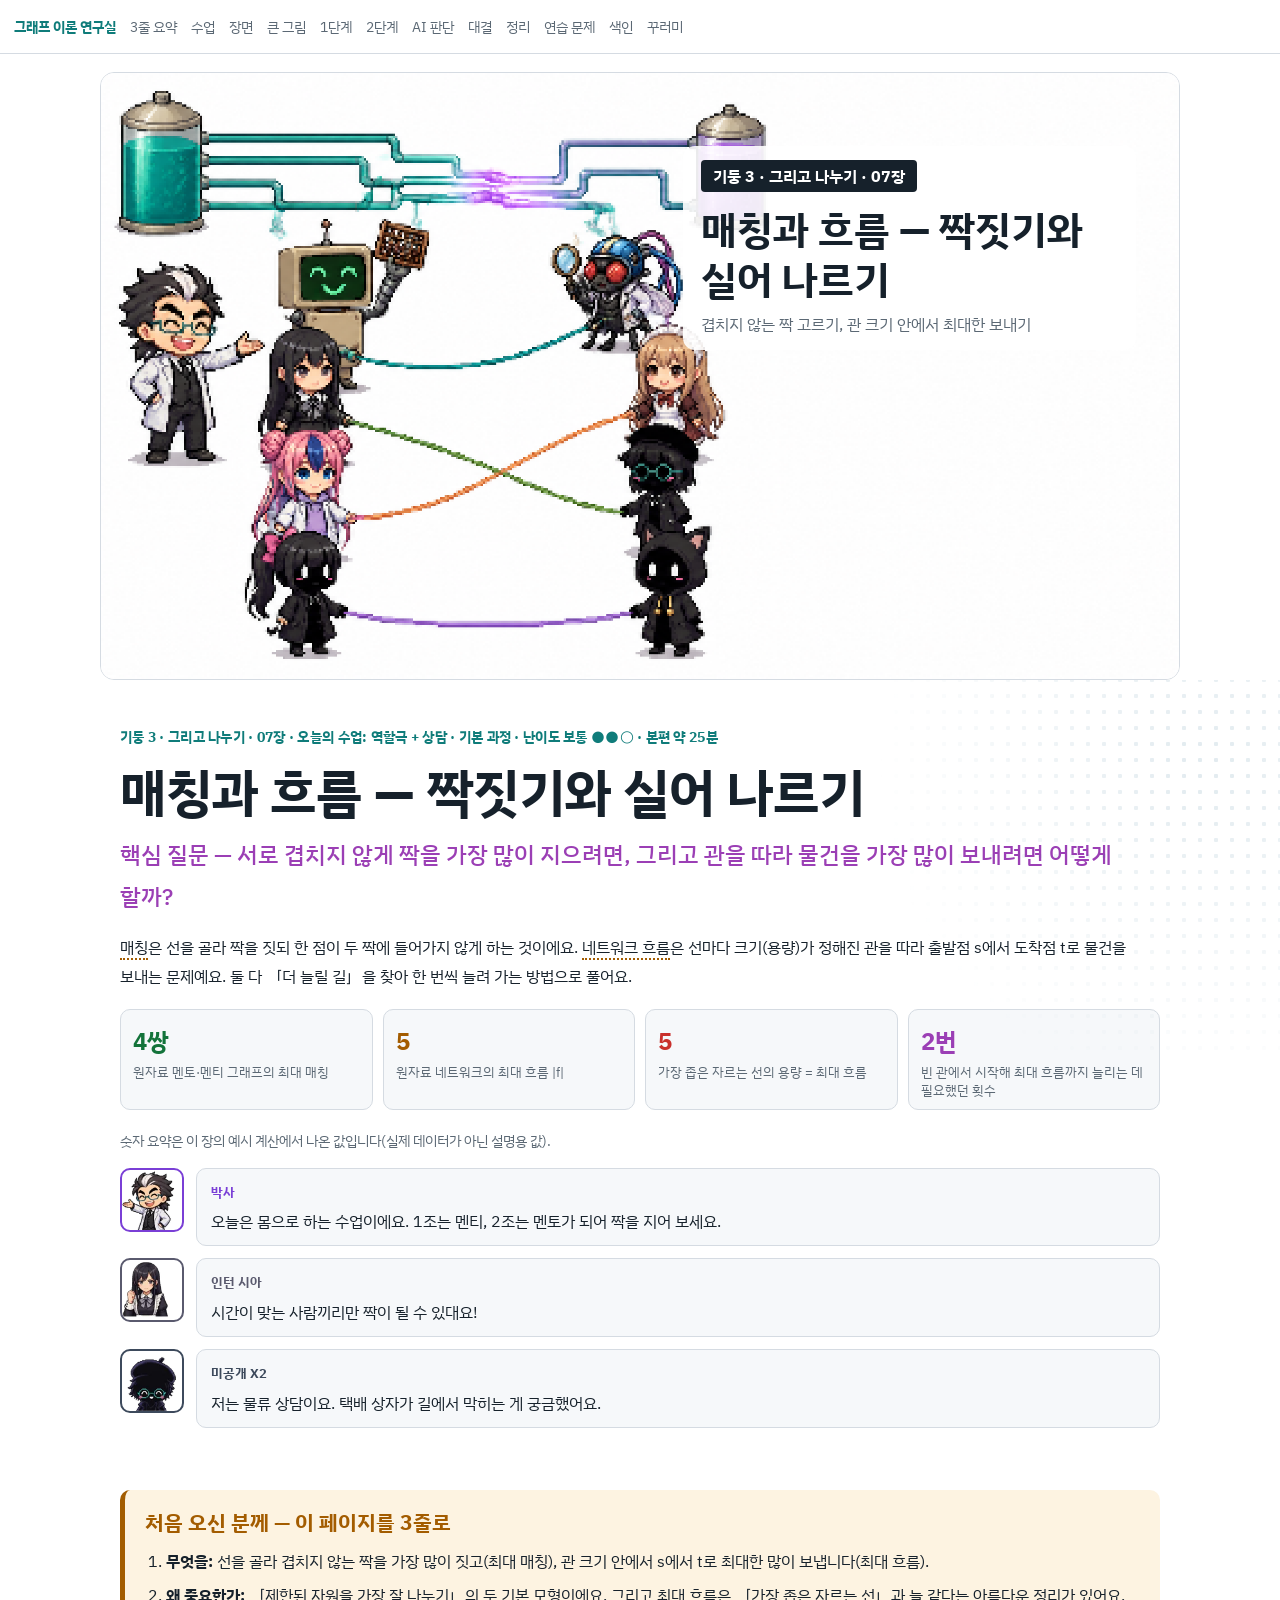
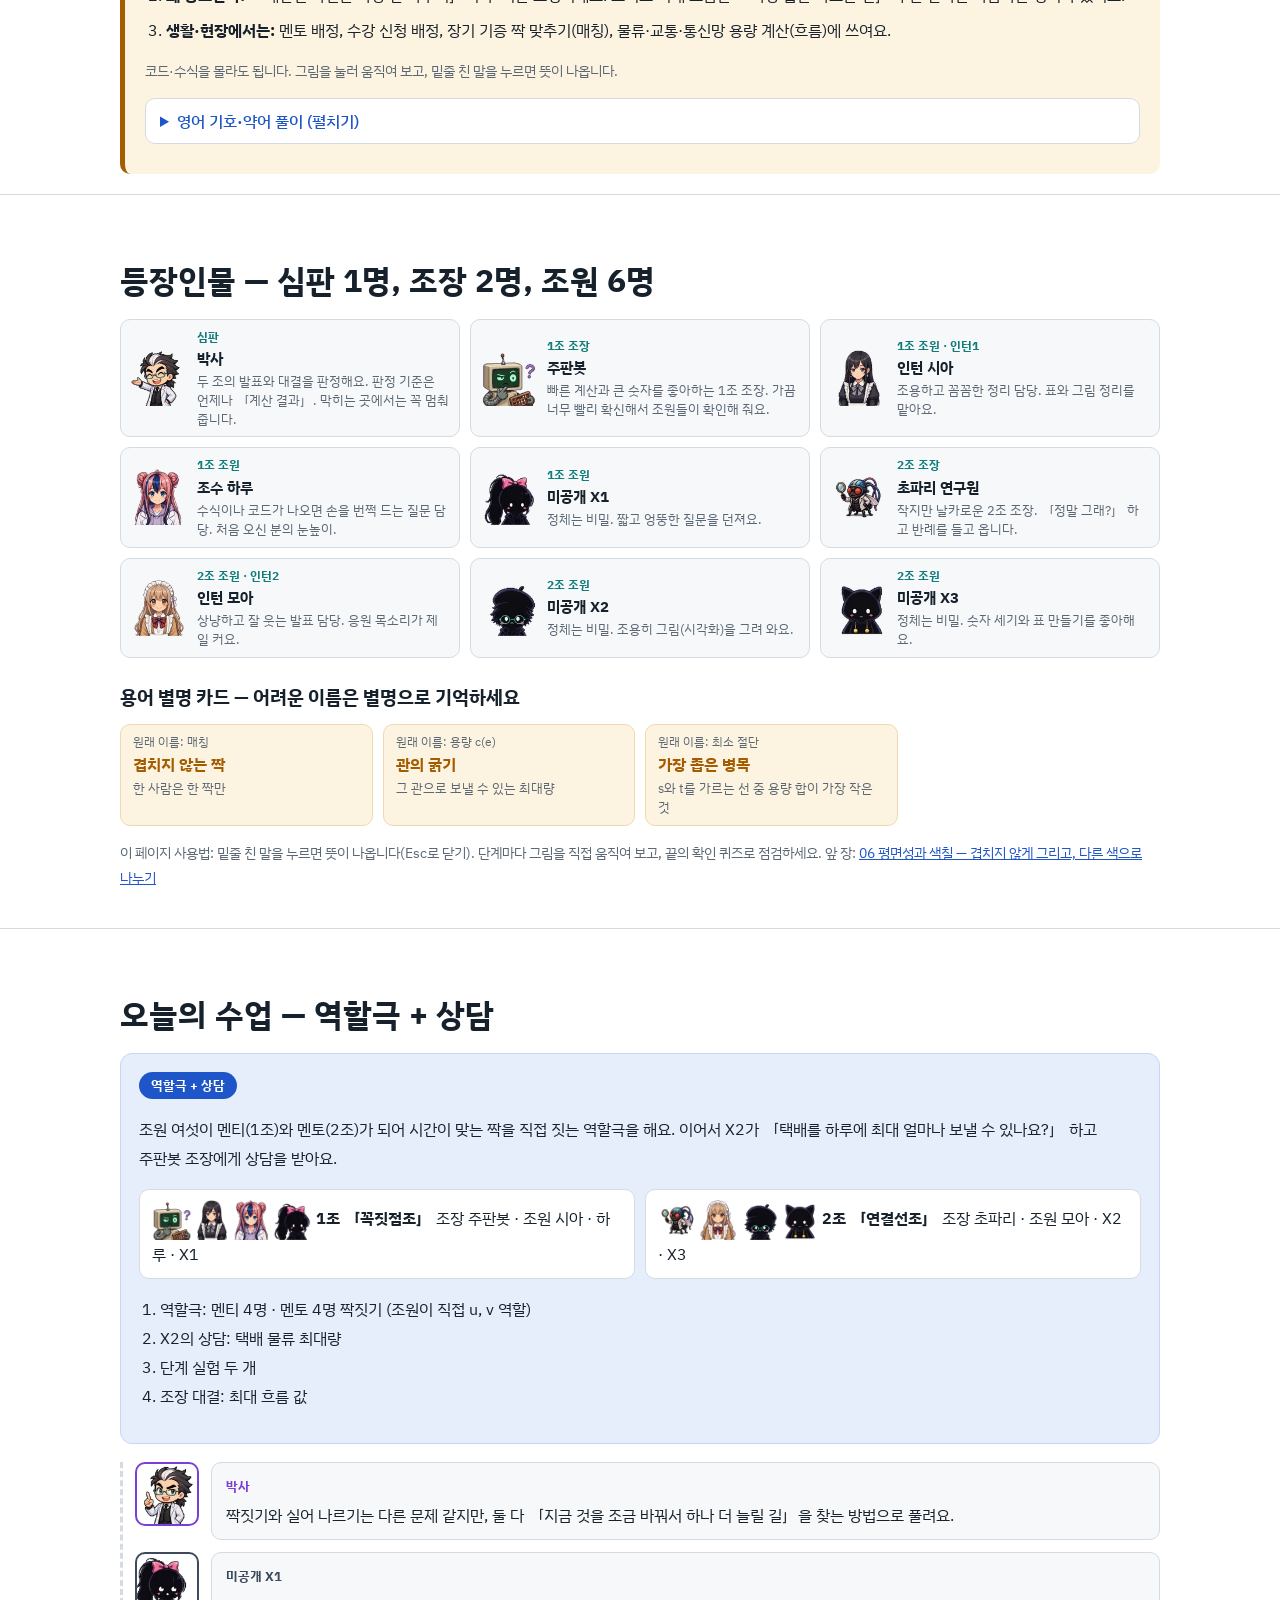
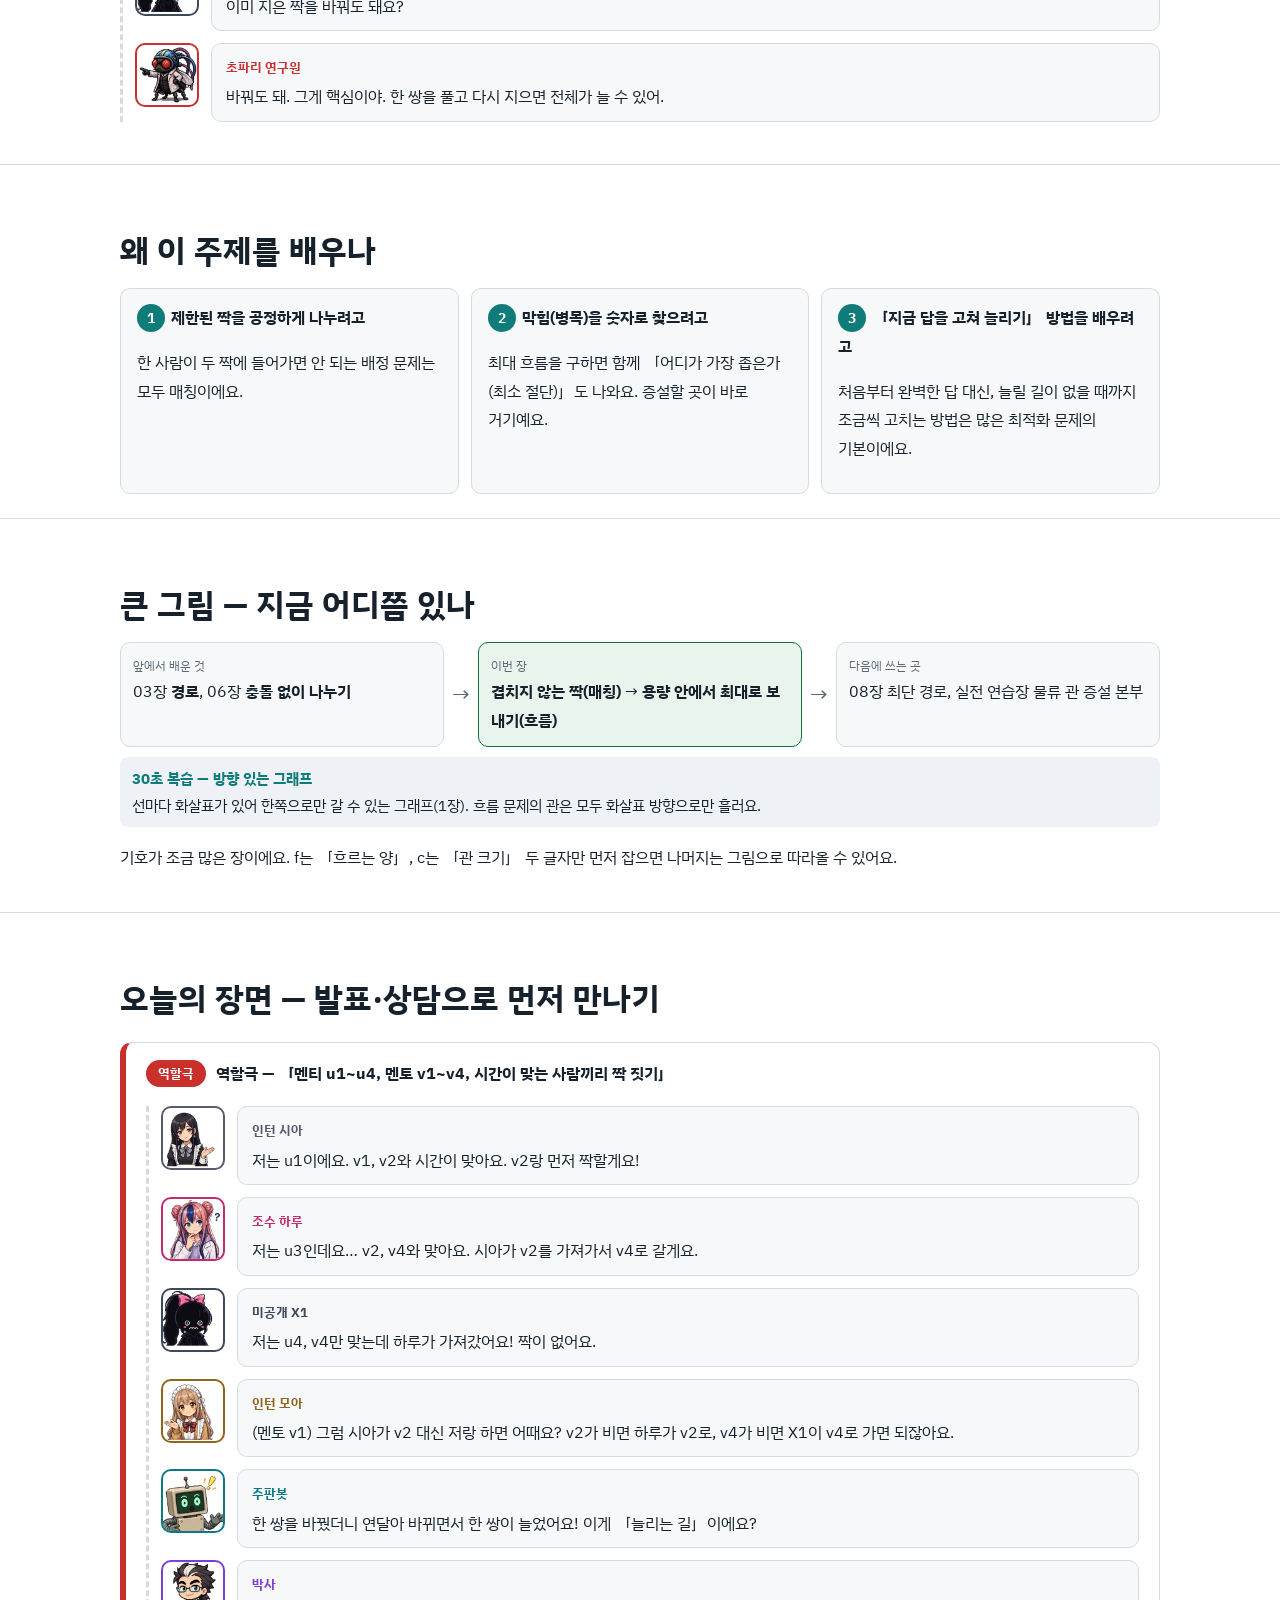
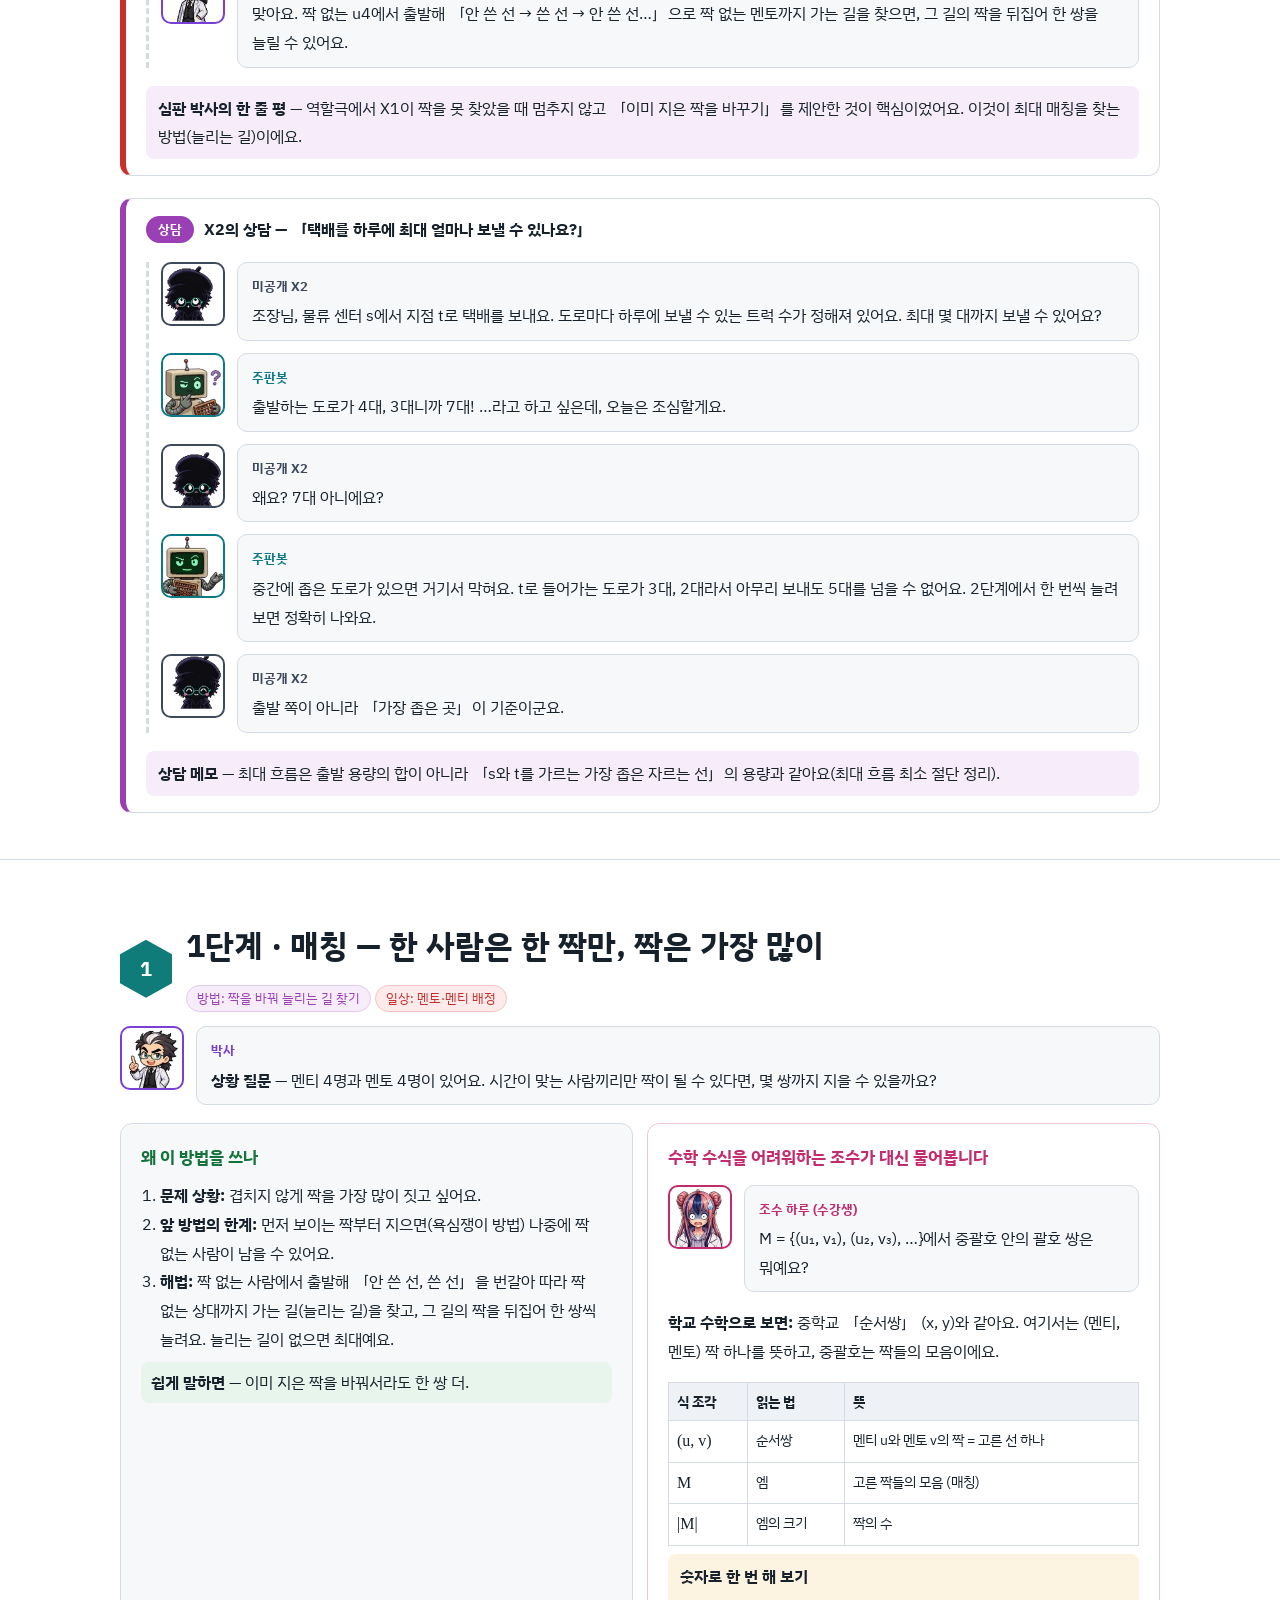
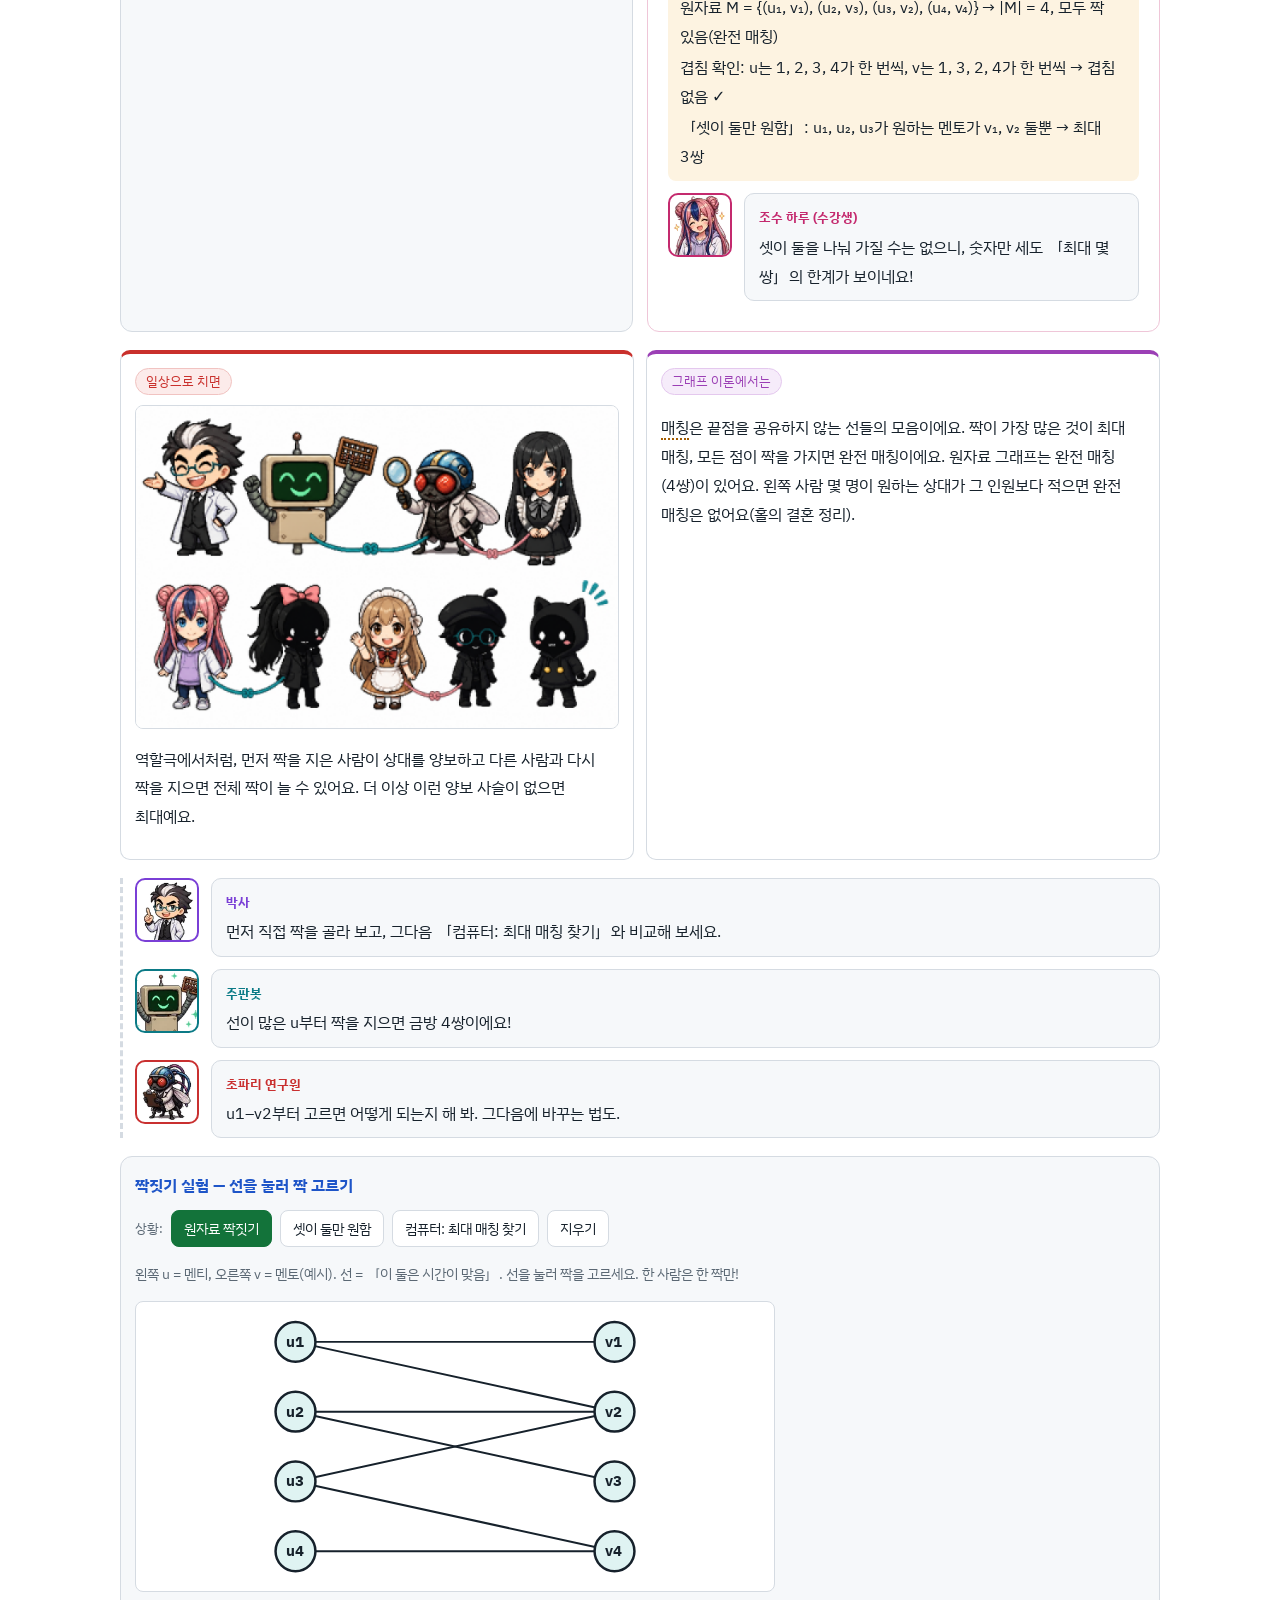
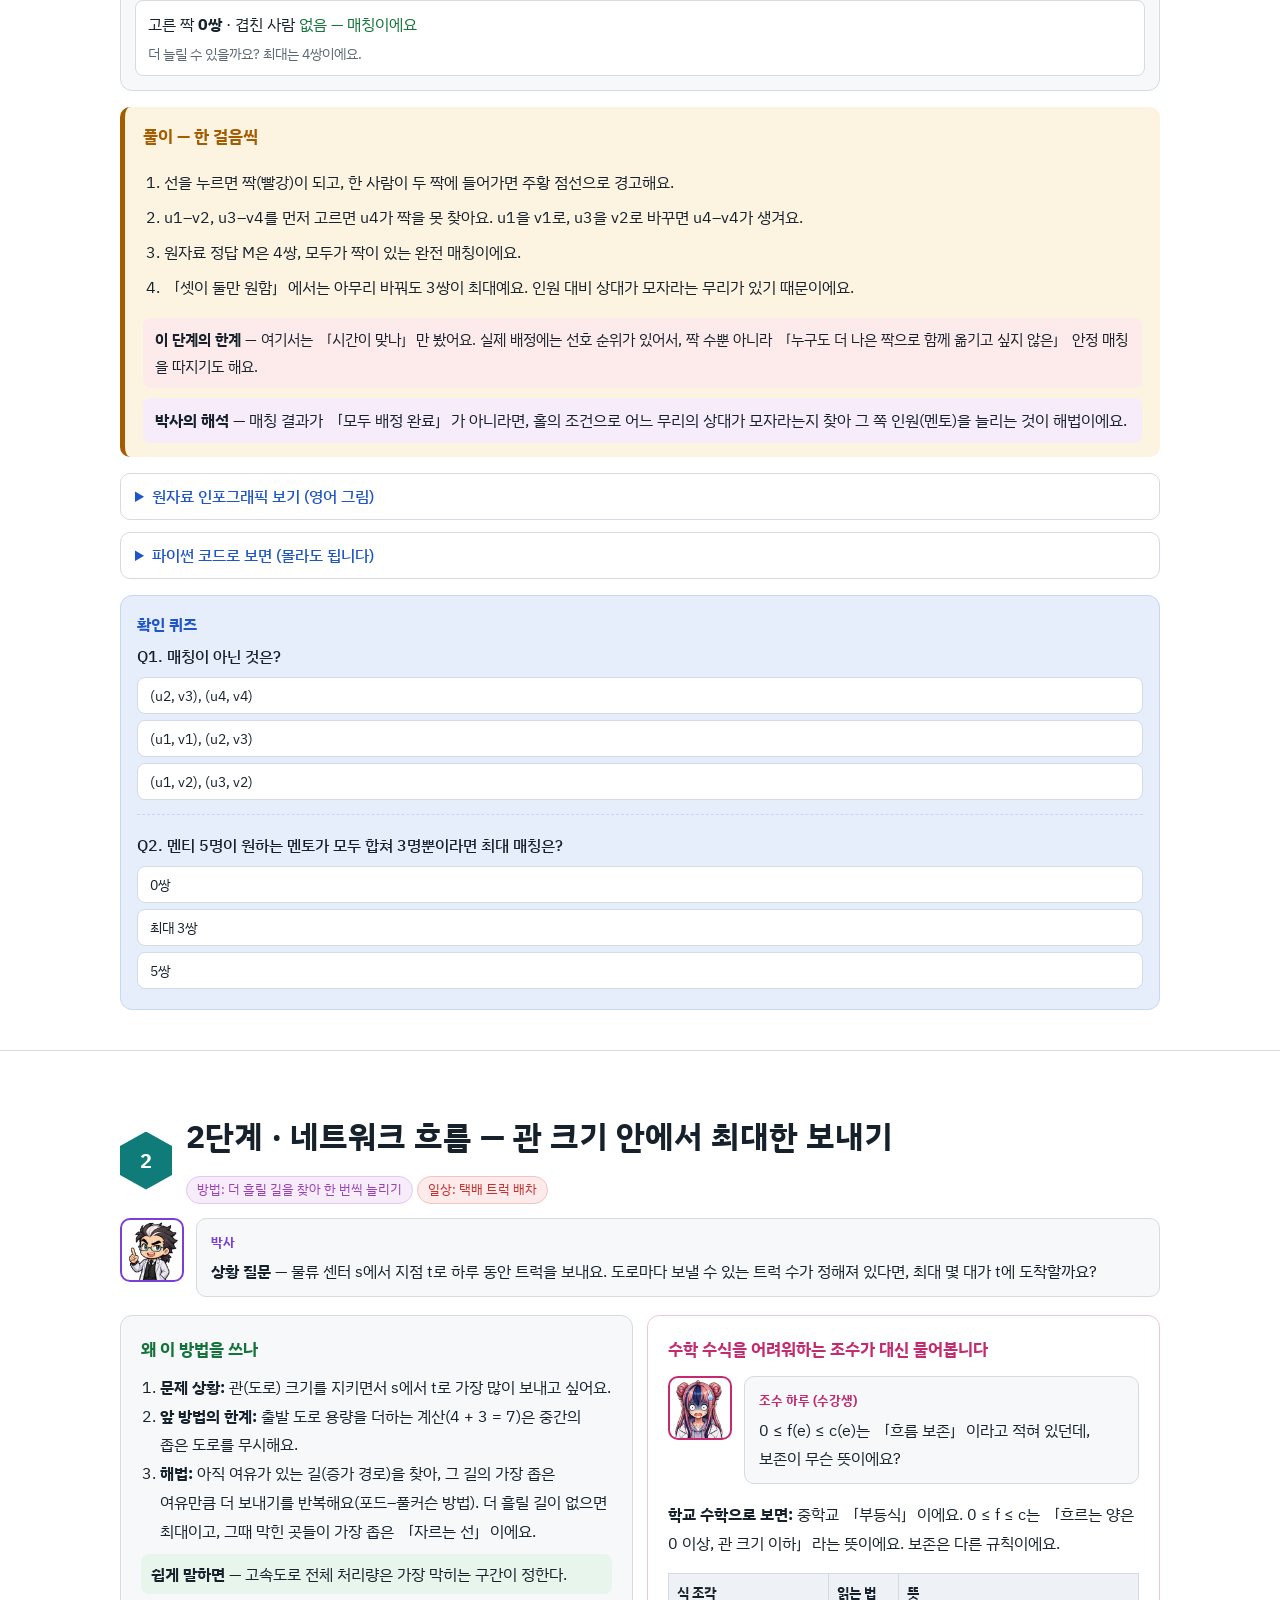
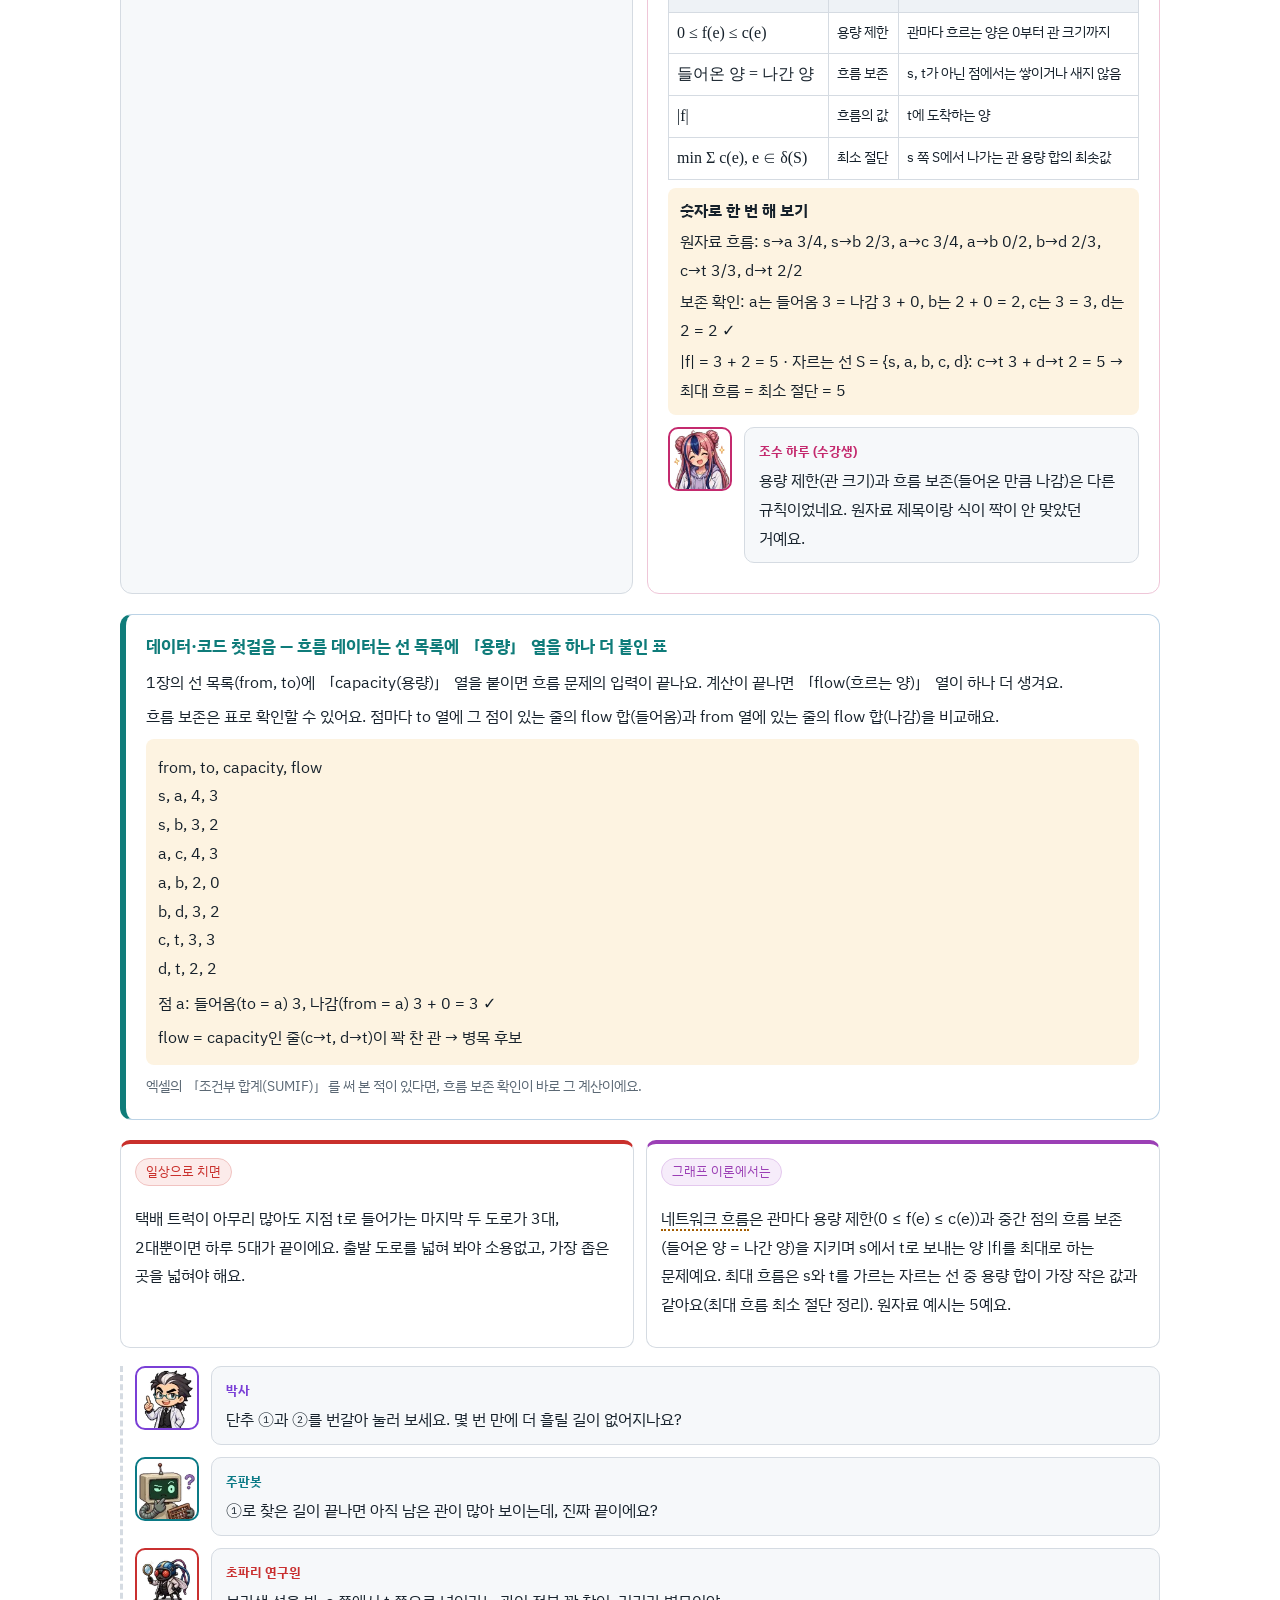
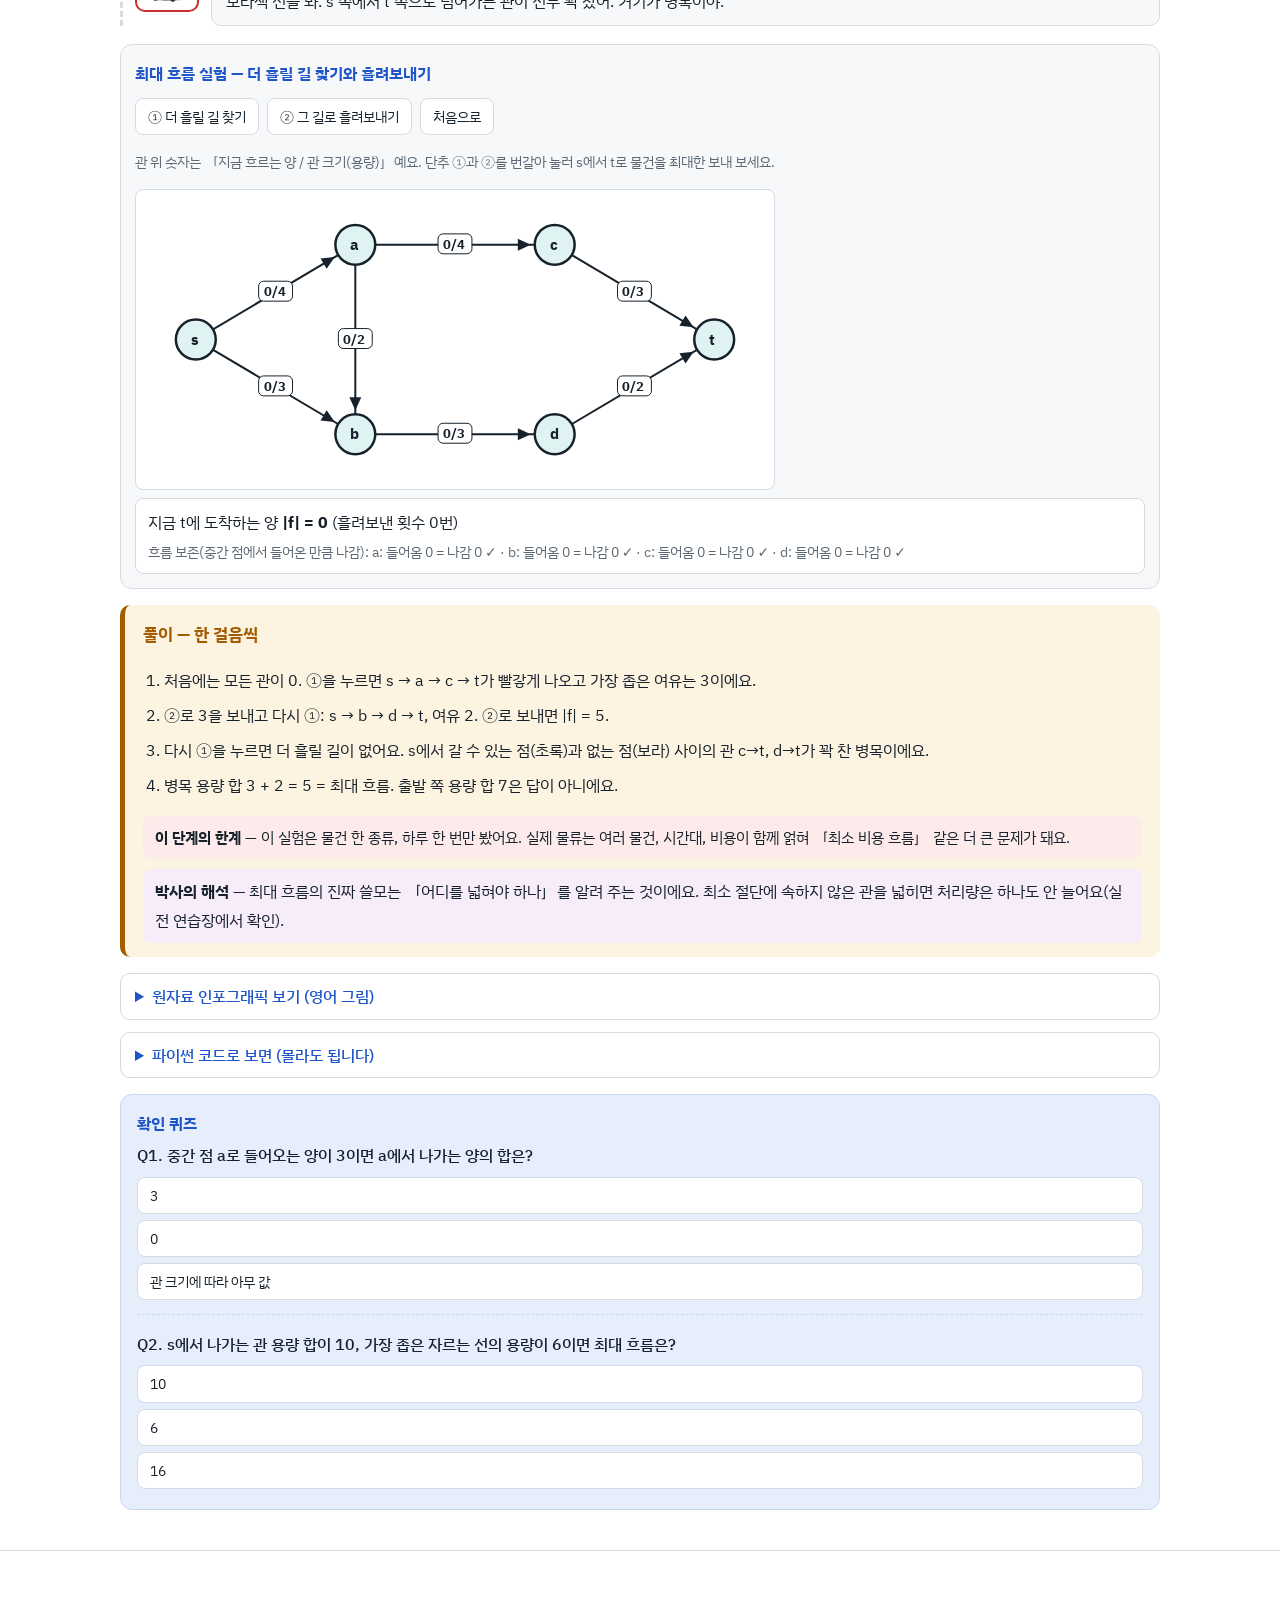
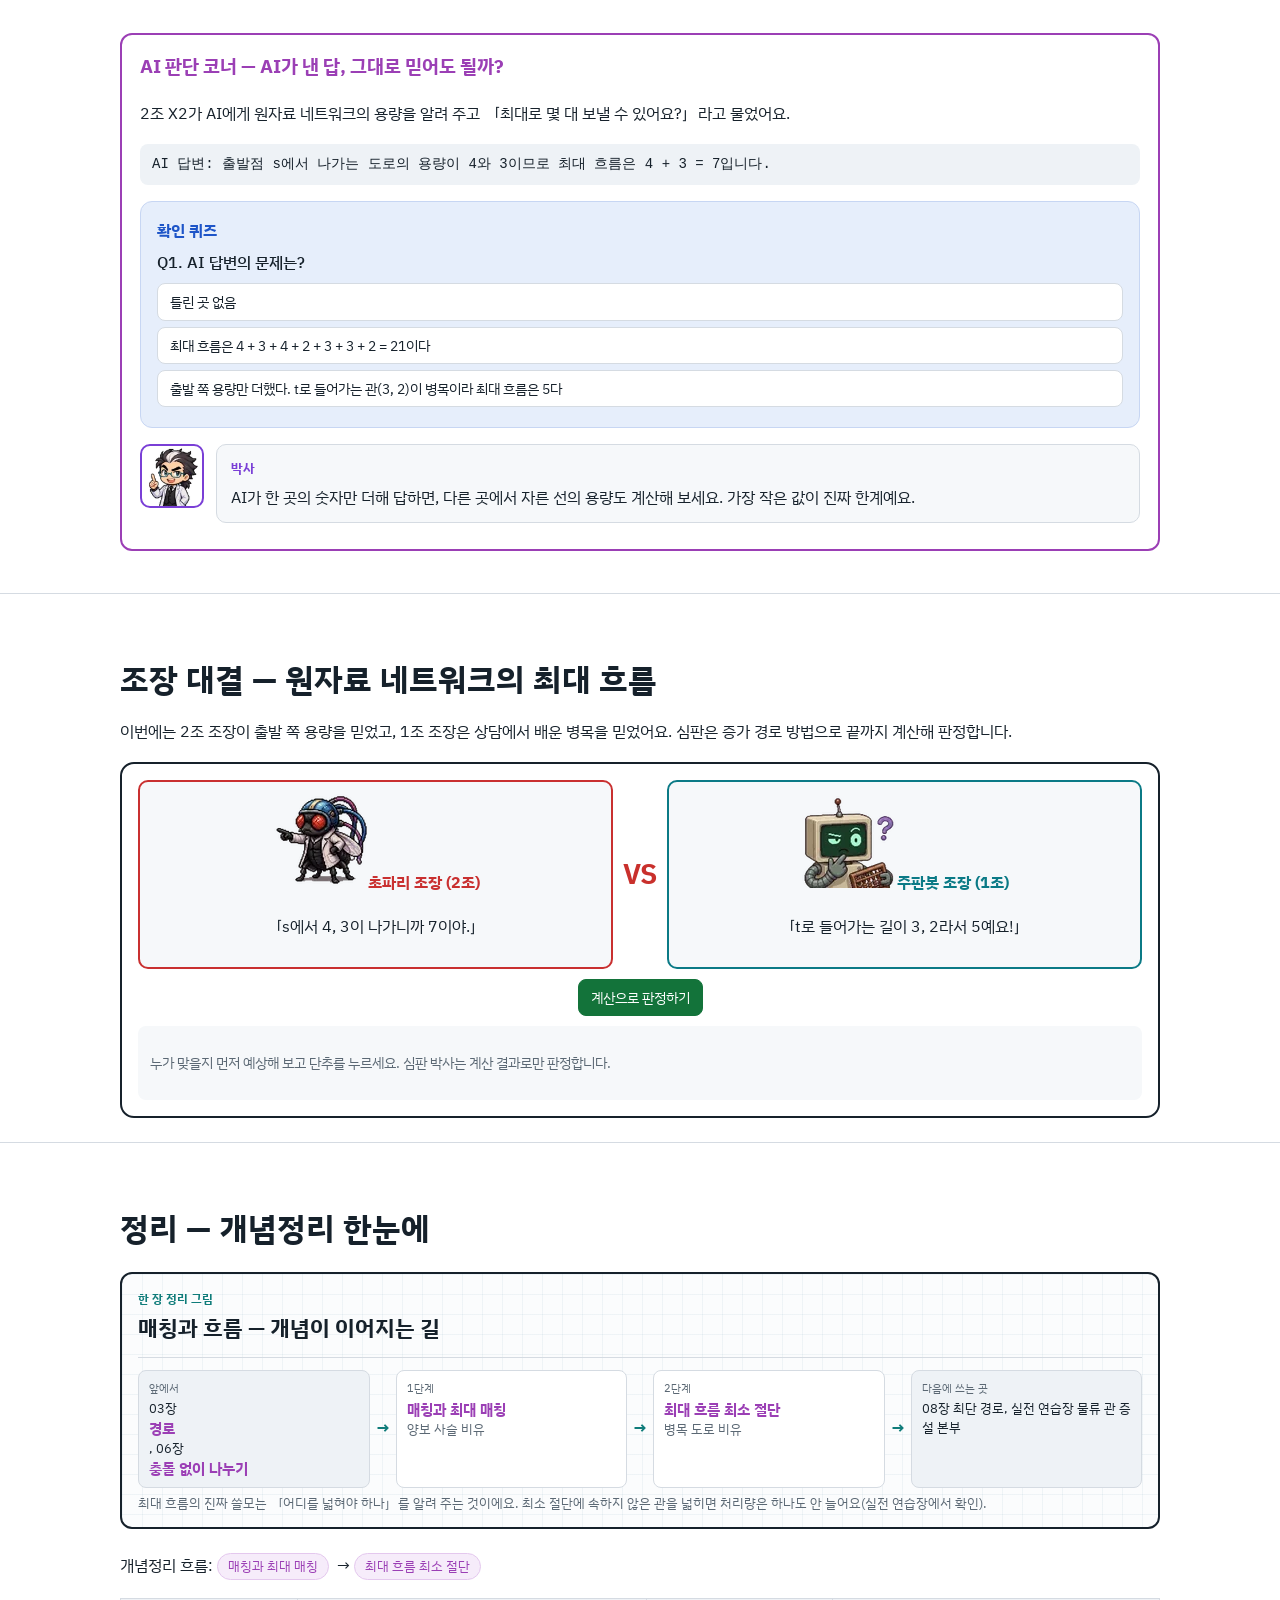
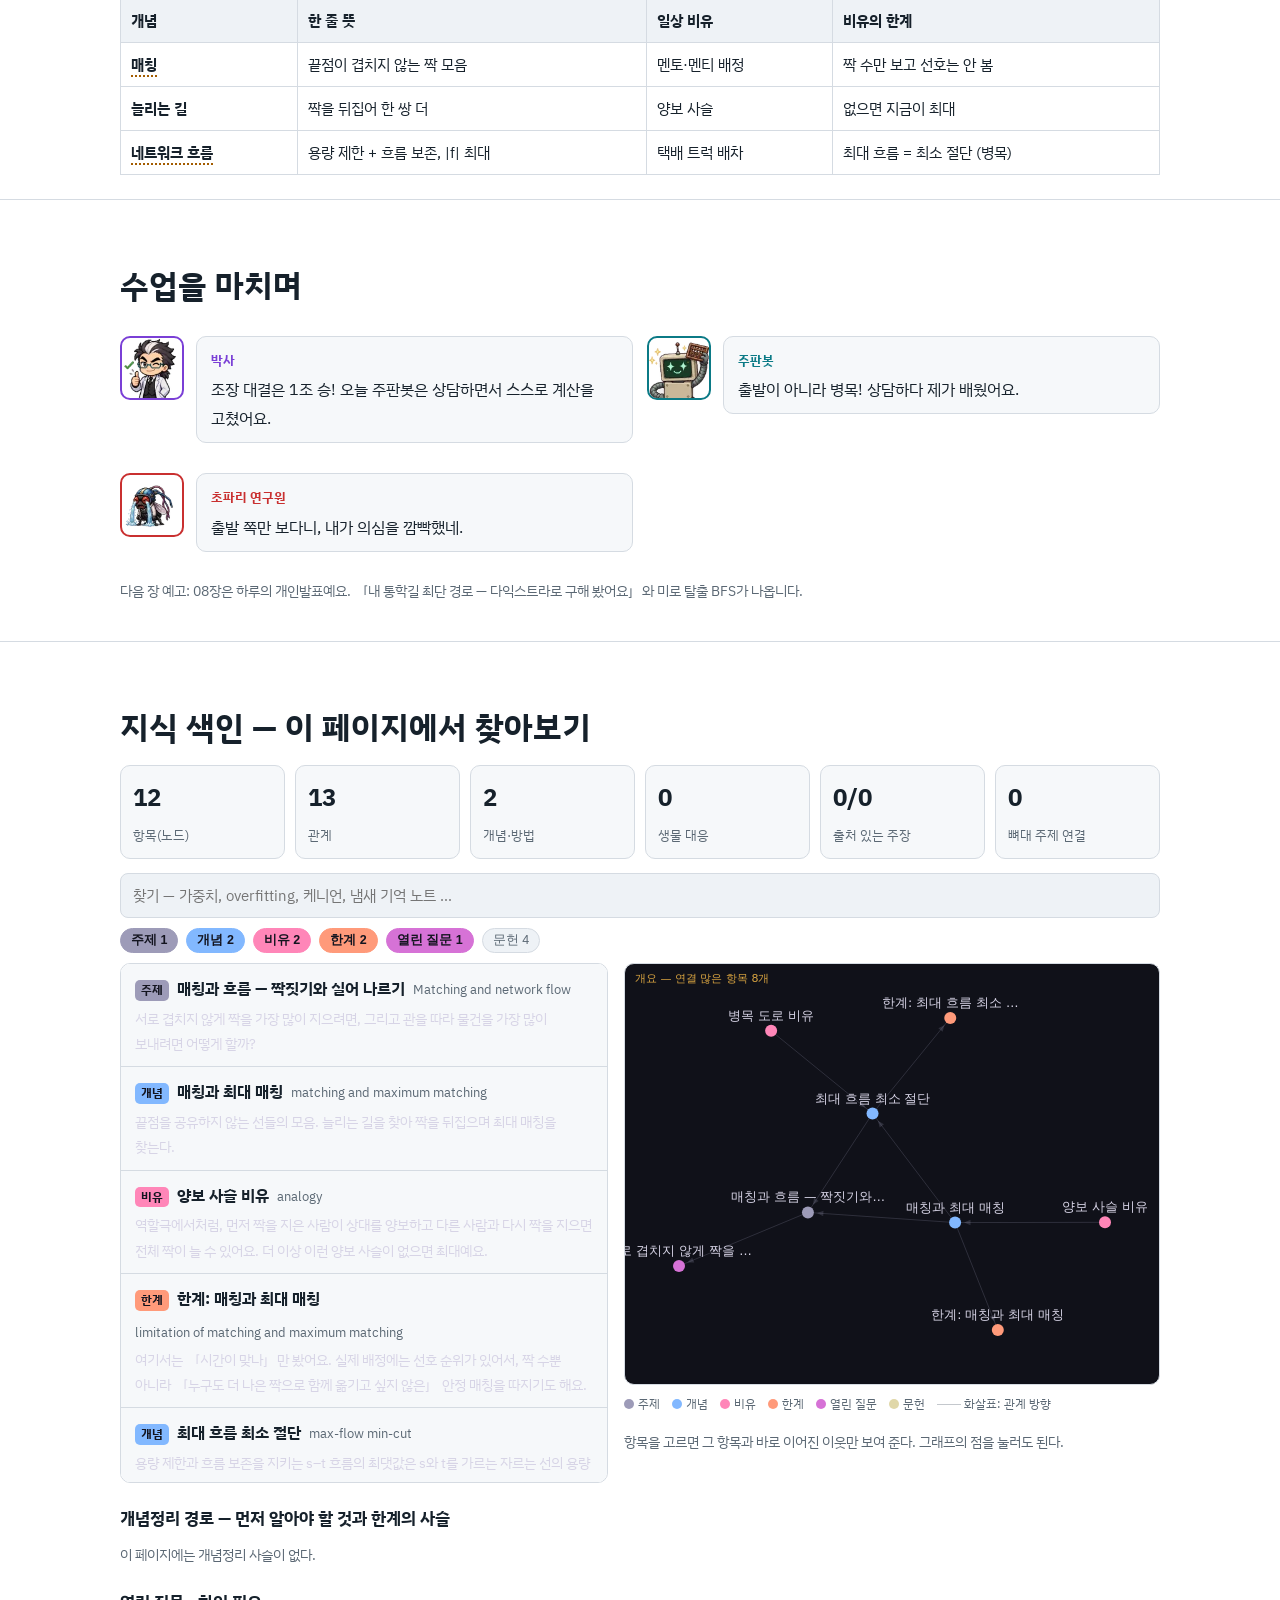
<file: 07_matching_flow.html>
<!DOCTYPE html><html lang="ko"><head>
<meta charset="utf-8">
<meta name="viewport" content="width=device-width, initial-scale=1, viewport-fit=cover">
<title>07 매칭과 흐름 — 짝짓기와 실어 나르기 — 그래프 이론 연구실 — 점과 선으로 관계를 보는 법</title>
<meta name="description" content="서로 겹치지 않게 짝을 가장 많이 지으려면, 그리고 관을 따라 물건을 가장 많이 보내려면 어떻게 할까?">
<meta property="og:title" content="07 매칭과 흐름 — 짝짓기와 실어 나르기 — 그래프 이론 연구실 — 점과 선으로 관계를 보는 법">
<meta property="og:description" content="서로 겹치지 않게 짝을 가장 많이 지으려면, 그리고 관을 따라 물건을 가장 많이 보내려면 어떻게 할까?">
<meta property="og:type" content="article">
<meta property="og:image" content="img/og/og_07.webp">
<link rel="preconnect" href="https://fonts.googleapis.com"><link rel="preconnect" href="https://fonts.gstatic.com" crossorigin>
<link href="https://fonts.googleapis.com/css2?family=IBM+Plex+Sans+KR:wght@400;500;700&display=swap" rel="stylesheet">
<link rel="stylesheet" href="assets/lab.css">
<!-- px-fix v1 --><style id="px-fix">img{image-rendering:auto!important}</style><script id="px-fix-js">(function(){var R=window.ResizeObserver;function f(i){var n=i.naturalWidth,w=i.getBoundingClientRect().width;if(!n||!w)return;var s=w*(window.devicePixelRatio||1)/n;i.style.setProperty("image-rendering",s>=1.95?"pixelated":"auto","important")}var ro=R?new R(function(es){es.forEach(function(e){f(e.target)})}):null;function a(i){if(i.__px)return;i.__px=1;i.addEventListener("load",function(){f(i)});if(ro)ro.observe(i);f(i)}function all(r){(r||document).querySelectorAll&&(r||document).querySelectorAll("img").forEach(a)}function go(){all();if(window.MutationObserver)new MutationObserver(function(ms){ms.forEach(function(m){m.addedNodes.forEach(function(n){if(n.nodeType!==1)return;if(n.tagName==="IMG")a(n);else all(n)})})}).observe(document.documentElement,{childList:true,subtree:true});window.addEventListener("resize",function(){document.querySelectorAll("img").forEach(f)})}if(document.readyState==="loading")document.addEventListener("DOMContentLoaded",go);else go()})();</script><!-- /px-fix -->
</head><body>
<nav class="top" aria-label="이 페이지 목차"><a class="logo" href="index.html">그래프 이론 연구실</a><a href="#three">3줄 요약</a><a href="#class">수업</a><a href="#scene">장면</a><a href="#map">큰 그림</a><a href="#lv1">1단계</a><a href="#lv2">2단계</a><a href="#ai">AI 판단</a><a href="#duel">대결</a><a href="#sum">정리</a><a href="exercise/index.html#ex07">연습 문제</a><a href="#kg">색인</a><a href="#export">꾸러미</a></nav><div id="prog"></div>
<div class="cover has-img" id="top"><img class="cimg" src="img/cover/cover_07.webp" width="1920" height="1080" alt="매칭과 흐름 — 짝짓기와 실어 나르기 표지 — 심판 박사, 조장 초파리와 주판봇, 미공개 X2"><div class="ctext"><span class="no">기둥 3 · 그리고 나누기 · 07장</span><h1>매칭과 흐름 — 짝짓기와 실어 나르기</h1><p>겹치지 않는 짝 고르기, 관 크기 안에서 최대한 보내기</p></div></div>
<header class="hero"><div class="wrap">
<div class="kicker">기둥 3 · 그리고 나누기 · 07장 · 오늘의 수업: 역할극 + 상담 · 기본 과정 · 난이도 보통 ●●○ · 본편 약 25분</div>
<h1>매칭과 흐름 — 짝짓기와 실어 나르기</h1>
<p class="q">핵심 질문 — 서로 겹치지 않게 짝을 가장 많이 지으려면, 그리고 관을 따라 물건을 가장 많이 보내려면 어떻게 할까?</p>
<p><span class="jt" data-t="매칭" data-d="끝점을 공유하지 않는 선들의 모음. 한 점은 많아야 한 짝.">매칭</span>은 선을 골라 짝을 짓되 한 점이 두 짝에 들어가지 않게 하는 것이에요. <span class="jt" data-t="네트워크 흐름" data-d="용량이 있는 방향 그래프에서 s에서 t로 보내는 양. 용량 제한과 흐름 보존을 지킨다.">네트워크 흐름</span>은 선마다 크기(용량)가 정해진 관을 따라 출발점 s에서 도착점 t로 물건을 보내는 문제예요. 둘 다 「더 늘릴 길」을 찾아 한 번씩 늘려 가는 방법으로 풀어요.</p>
<div class="kpis"><div class="kpi g"><b>4쌍</b><span>원자료 멘토·멘티 그래프의 최대 매칭</span></div><div class="kpi a"><b>5</b><span>원자료 네트워크의 최대 흐름 |f|</span></div><div class="kpi r"><b>5</b><span>가장 좁은 자르는 선의 용량 = 최대 흐름</span></div><div class="kpi m"><b>2번</b><span>빈 관에서 시작해 최대 흐름까지 늘리는 데 필요했던 횟수</span></div></div>
<p class="note">숫자 요약은 이 장의 예시 계산에서 나온 값입니다(실제 데이터가 아닌 설명용 값).</p>
<div class="say" data-who="doc"><img class="who" data-who="doc" data-mood="front" alt="" aria-hidden="true"><div><b class="name">박사</b><p>오늘은 몸으로 하는 수업이에요. 1조는 멘티, 2조는 멘토가 되어 짝을 지어 보세요.</p></div></div><div class="say" data-who="sia"><img class="who" data-who="sia" data-mood="e12" alt="" aria-hidden="true"><div><b class="name">인턴 시아</b><p>시간이 맞는 사람끼리만 짝이 될 수 있대요!</p></div></div><div class="say" data-who="x2"><img class="who" data-who="x2" data-mood="e01" alt="" aria-hidden="true"><div><b class="name">미공개 X2</b><p>저는 물류 상담이요. 택배 상자가 길에서 막히는 게 궁금했어요.</p></div></div>
</div></header>
<div class="wrap"><div class="three" id="three"><h2>처음 오신 분께 — 이 페이지를 3줄로</h2><ol>
<li><b>무엇을:</b> 선을 골라 겹치지 않는 짝을 가장 많이 짓고(최대 매칭), 관 크기 안에서 s에서 t로 최대한 많이 보냅니다(최대 흐름).</li><li><b>왜 중요한가:</b> 「제한된 자원을 가장 잘 나누기」의 두 기본 모형이에요. 그리고 최대 흐름은 「가장 좁은 자르는 선」과 늘 같다는 아름다운 정리가 있어요.</li><li><b>생활·현장에서는:</b> 멘토 배정, 수강 신청 배정, 장기 기증 짝 맞추기(매칭), 물류·교통·통신망 용량 계산(흐름)에 쓰여요.</li></ol>
<p class="note">코드·수식을 몰라도 됩니다. 그림을 눌러 움직여 보고, 밑줄 친 말을 누르면 뜻이 나옵니다.</p>
<details><summary>영어 기호·약어 풀이 (펼치기)</summary><ul><li><b>M</b> — 매칭 (Matching) — 고른 짝 모음</li><li><b>f(e), c(e)</b> — 선 e에 흐르는 양(flow), 선 e의 용량(capacity)</li><li><b>|f|</b> — 흐름의 값 — t에 도착하는 양</li><li><b>δ(S)</b> — 델타 에스 — S에서 바깥으로 나가는 선 모음 (자르는 선)</li></ul></details>
</div></div>
<section class="level" id="cast"><div class="wrap"><h2>등장인물 — 심판 1명, 조장 2명, 조원 6명</h2>
<div class="cast"><div><img class="" data-who="doc" data-mood="front" alt="" aria-hidden="true"><div><span class="role">심판</span><b>박사</b><span>두 조의 발표와 대결을 판정해요. 판정 기준은 언제나 「계산 결과」. 막히는 곳에서는 꼭 멈춰 줍니다.</span></div></div><div><img class="" data-who="robo" data-mood="calc" alt="" aria-hidden="true"><div><span class="role">1조 조장</span><b>주판봇</b><span>빠른 계산과 큰 숫자를 좋아하는 1조 조장. 가끔 너무 빨리 확신해서 조원들이 확인해 줘요.</span></div></div><div><img class="" data-who="sia" data-mood="e13" alt="" aria-hidden="true"><div><span class="role">1조 조원 · 인턴1</span><b>인턴 시아</b><span>조용하고 꼼꼼한 정리 담당. 표와 그림 정리를 맡아요.</span></div></div><div><img class="" data-who="asst" data-mood="e13" alt="" aria-hidden="true"><div><span class="role">1조 조원</span><b>조수 하루</b><span>수식이나 코드가 나오면 손을 번쩍 드는 질문 담당. 처음 오신 분의 눈높이.</span></div></div><div><img class="" data-who="x1" data-mood="e13" alt="" aria-hidden="true"><div><span class="role">1조 조원</span><b>미공개 X1</b><span>정체는 비밀. 짧고 엉뚱한 질문을 던져요.</span></div></div><div><img class="" data-who="fly" data-mood="magnify" alt="" aria-hidden="true"><div><span class="role">2조 조장</span><b>초파리 연구원</b><span>작지만 날카로운 2조 조장. 「정말 그래?」 하고 반례를 들고 옵니다.</span></div></div><div><img class="" data-who="moa" data-mood="e13" alt="" aria-hidden="true"><div><span class="role">2조 조원 · 인턴2</span><b>인턴 모아</b><span>상냥하고 잘 웃는 발표 담당. 응원 목소리가 제일 커요.</span></div></div><div><img class="" data-who="x2" data-mood="e13" alt="" aria-hidden="true"><div><span class="role">2조 조원</span><b>미공개 X2</b><span>정체는 비밀. 조용히 그림(시각화)을 그려 와요.</span></div></div><div><img class="" data-who="x3" data-mood="e13" alt="" aria-hidden="true"><div><span class="role">2조 조원</span><b>미공개 X3</b><span>정체는 비밀. 숫자 세기와 표 만들기를 좋아해요.</span></div></div></div>
<h3>용어 별명 카드 — 어려운 이름은 별명으로 기억하세요</h3><div class="nick"><div><span class="role">원래 이름: 매칭</span><b>겹치지 않는 짝</b><span>한 사람은 한 짝만</span></div><div><span class="role">원래 이름: 용량 c(e)</span><b>관의 굵기</b><span>그 관으로 보낼 수 있는 최대량</span></div><div><span class="role">원래 이름: 최소 절단</span><b>가장 좁은 병목</b><span>s와 t를 가르는 선 중 용량 합이 가장 작은 것</span></div></div>
<p class="note">이 페이지 사용법: 밑줄 친 말을 누르면 뜻이 나옵니다(Esc로 닫기). 단계마다 그림을 직접 움직여 보고, 끝의 확인 퀴즈로 점검하세요. 앞 장: <a href="06_planarity_coloring.html">06 평면성과 색칠 — 겹치지 않게 그리고, 다른 색으로 나누기</a></p>
</div></section>
<section class="level" id="class"><div class="wrap"><h2>오늘의 수업 — 역할극 + 상담</h2>
<div class="klass"><span class="fmt">역할극 + 상담</span><p>조원 여섯이 멘티(1조)와 멘토(2조)가 되어 시간이 맞는 짝을 직접 짓는 역할극을 해요. 이어서 X2가 「택배를 하루에 최대 얼마나 보낼 수 있나요?」 하고 주판봇 조장에게 상담을 받아요.</p><div class="groups"><div><img class="" data-who="robo" data-mood="calc" alt="" aria-hidden="true"><img class="" data-who="sia" data-mood="e13" alt="" aria-hidden="true"><img class="" data-who="asst" data-mood="e13" alt="" aria-hidden="true"><img class="" data-who="x1" data-mood="e13" alt="" aria-hidden="true"> <b>1조 「꼭짓점조」</b> 조장 주판봇 · 조원 시아 · 하루 · X1</div><div><img class="" data-who="fly" data-mood="magnify" alt="" aria-hidden="true"><img class="" data-who="moa" data-mood="e13" alt="" aria-hidden="true"><img class="" data-who="x2" data-mood="e13" alt="" aria-hidden="true"><img class="" data-who="x3" data-mood="e13" alt="" aria-hidden="true"> <b>2조 「연결선조」</b> 조장 초파리 · 조원 모아 · X2 · X3</div></div><ol><li>역할극: 멘티 4명 · 멘토 4명 짝짓기 (조원이 직접 u, v 역할)</li><li>X2의 상담: 택배 물류 최대량</li><li>단계 실험 두 개</li><li>조장 대결: 최대 흐름 값</li></ol></div>
<div class="talk"><div class="say" data-who="doc"><img class="who" data-who="doc" data-mood="board" alt="" aria-hidden="true"><div><b class="name">박사</b><p>짝짓기와 실어 나르기는 다른 문제 같지만, 둘 다 「지금 것을 조금 바꿔서 하나 더 늘릴 길」을 찾는 방법으로 풀려요.</p></div></div><div class="say" data-who="x1"><img class="who" data-who="x1" data-mood="e09" alt="" aria-hidden="true"><div><b class="name">미공개 X1</b><p>이미 지은 짝을 바꿔도 돼요?</p></div></div><div class="say" data-who="fly"><img class="who" data-who="fly" data-mood="point" alt="" aria-hidden="true"><div><b class="name">초파리 연구원</b><p>바꿔도 돼. 그게 핵심이야. 한 쌍을 풀고 다시 지으면 전체가 늘 수 있어.</p></div></div></div></div></section>
<section class="level" id="why"><div class="wrap"><h2>왜 이 주제를 배우나</h2><div class="steps"><div><b class="n">1</b><b>제한된 짝을 공정하게 나누려고</b><p>한 사람이 두 짝에 들어가면 안 되는 배정 문제는 모두 매칭이에요.</p></div><div><b class="n">2</b><b>막힘(병목)을 숫자로 찾으려고</b><p>최대 흐름을 구하면 함께 「어디가 가장 좁은가(최소 절단)」도 나와요. 증설할 곳이 바로 거기예요.</p></div><div><b class="n">3</b><b>「지금 답을 고쳐 늘리기」 방법을 배우려고</b><p>처음부터 완벽한 답 대신, 늘릴 길이 없을 때까지 조금씩 고치는 방법은 많은 최적화 문제의 기본이에요.</p></div></div></div></section>
<section class="level" id="map"><div class="wrap"><h2>큰 그림 — 지금 어디쯤 있나</h2>
<div class="map3"><div><small>앞에서 배운 것</small>03장 <b>경로</b>, 06장 <b>충돌 없이 나누기</b></div><i aria-hidden="true">→</i><div class="now"><small>이번 장</small><b>겹치지 않는 짝(매칭)</b> → <b>용량 안에서 최대로 보내기(흐름)</b></div><i aria-hidden="true">→</i><div><small>다음에 쓰는 곳</small>08장 최단 경로, 실전 연습장 물류 관 증설 본부</div></div>
<div class="recap"><b>30초 복습 — 방향 있는 그래프</b><br>선마다 화살표가 있어 한쪽으로만 갈 수 있는 그래프(1장). 흐름 문제의 관은 모두 화살표 방향으로만 흘러요.</div><p>기호가 조금 많은 장이에요. f는 「흐르는 양」, c는 「관 크기」 두 글자만 먼저 잡으면 나머지는 그림으로 따라올 수 있어요.</p></div></section>
<section class="level" id="scene"><div class="wrap"><h2>오늘의 장면 — 발표·상담으로 먼저 만나기</h2><div class="scene-card r"><div class="sc-head"><span class="sc-tag">역할극</span><b>역할극 — 「멘티 u1~u4, 멘토 v1~v4, 시간이 맞는 사람끼리 짝 짓기」</b></div><div class="talk"><div class="say" data-who="sia"><img class="who" data-who="sia" data-mood="e08" alt="" aria-hidden="true"><div><b class="name">인턴 시아</b><p>저는 u1이에요. v1, v2와 시간이 맞아요. v2랑 먼저 짝할게요!</p></div></div><div class="say" data-who="asst"><img class="who" data-who="asst" data-mood="think" alt="" aria-hidden="true"><div><b class="name">조수 하루</b><p>저는 u3인데요… v2, v4와 맞아요. 시아가 v2를 가져가서 v4로 갈게요.</p></div></div><div class="say" data-who="x1"><img class="who" data-who="x1" data-mood="e24" alt="" aria-hidden="true"><div><b class="name">미공개 X1</b><p>저는 u4, v4만 맞는데 하루가 가져갔어요! 짝이 없어요.</p></div></div><div class="say" data-who="moa"><img class="who" data-who="moa" data-mood="e08" alt="" aria-hidden="true"><div><b class="name">인턴 모아</b><p>(멘토 v1) 그럼 시아가 v2 대신 저랑 하면 어때요? v2가 비면 하루가 v2로, v4가 비면 X1이 v4로 가면 되잖아요.</p></div></div><div class="say" data-who="robo"><img class="who" data-who="robo" data-mood="wow" alt="" aria-hidden="true"><div><b class="name">주판봇</b><p>한 쌍을 바꿨더니 연달아 바뀌면서 한 쌍이 늘었어요! 이게 「늘리는 길」이에요?</p></div></div><div class="say" data-who="doc"><img class="who" data-who="doc" data-mood="smile" alt="" aria-hidden="true"><div><b class="name">박사</b><p>맞아요. 짝 없는 u4에서 출발해 「안 쓴 선 → 쓴 선 → 안 쓴 선…」으로 짝 없는 멘토까지 가는 길을 찾으면, 그 길의 짝을 뒤집어 한 쌍을 늘릴 수 있어요.</p></div></div></div><div class="interp"><b>심판 박사의 한 줄 평</b> — 역할극에서 X1이 짝을 못 찾았을 때 멈추지 않고 「이미 지은 짝을 바꾸기」를 제안한 것이 핵심이었어요. 이것이 최대 매칭을 찾는 방법(늘리는 길)이에요.</div></div><div class="scene-card m"><div class="sc-head"><span class="sc-tag">상담</span><b>X2의 상담 — 「택배를 하루에 최대 얼마나 보낼 수 있나요?」</b></div><div class="talk"><div class="say" data-who="x2"><img class="who" data-who="x2" data-mood="e09" alt="" aria-hidden="true"><div><b class="name">미공개 X2</b><p>조장님, 물류 센터 s에서 지점 t로 택배를 보내요. 도로마다 하루에 보낼 수 있는 트럭 수가 정해져 있어요. 최대 몇 대까지 보낼 수 있어요?</p></div></div><div class="say" data-who="robo"><img class="who" data-who="robo" data-mood="calc" alt="" aria-hidden="true"><div><b class="name">주판봇</b><p>출발하는 도로가 4대, 3대니까 7대! …라고 하고 싶은데, 오늘은 조심할게요.</p></div></div><div class="say" data-who="x2"><img class="who" data-who="x2" data-mood="e13" alt="" aria-hidden="true"><div><b class="name">미공개 X2</b><p>왜요? 7대 아니에요?</p></div></div><div class="say" data-who="robo"><img class="who" data-who="robo" data-mood="board" alt="" aria-hidden="true"><div><b class="name">주판봇</b><p>중간에 좁은 도로가 있으면 거기서 막혀요. t로 들어가는 도로가 3대, 2대라서 아무리 보내도 5대를 넘을 수 없어요. 2단계에서 한 번씩 늘려 보면 정확히 나와요.</p></div></div><div class="say" data-who="x2"><img class="who" data-who="x2" data-mood="e16" alt="" aria-hidden="true"><div><b class="name">미공개 X2</b><p>출발 쪽이 아니라 「가장 좁은 곳」이 기준이군요.</p></div></div></div><div class="interp"><b>상담 메모</b> — 최대 흐름은 출발 용량의 합이 아니라 「s와 t를 가르는 가장 좁은 자르는 선」의 용량과 같아요(최대 흐름 최소 절단 정리).</div></div></div></section>
<section class="level" id="lv1"><div class="wrap"><div class="lvhead"><div class="hex" aria-hidden="true">1</div><div><h2>1단계 · 매칭 — 한 사람은 한 짝만, 짝은 가장 많이</h2><span class="tag nn">방법: 짝을 바꿔 늘리는 길 찾기</span><span class="tag fly">일상: 멘토·멘티 배정</span></div></div><div class="say" data-who="doc"><img class="who" data-who="doc" data-mood="board" alt="" aria-hidden="true"><div><b class="name">박사</b><p><b>상황 질문</b> — 멘티 4명과 멘토 4명이 있어요. 시간이 맞는 사람끼리만 짝이 될 수 있다면, 몇 쌍까지 지을 수 있을까요?</p></div></div><div class="twobox"><div class="whybox"><h3>왜 이 방법을 쓰나</h3><ol><li><b>문제 상황:</b> 겹치지 않게 짝을 가장 많이 짓고 싶어요.</li><li><b>앞 방법의 한계:</b> 먼저 보이는 짝부터 지으면(욕심쟁이 방법) 나중에 짝 없는 사람이 남을 수 있어요.</li><li><b>해법:</b> 짝 없는 사람에서 출발해 「안 쓴 선, 쓴 선」을 번갈아 따라 짝 없는 상대까지 가는 길(늘리는 길)을 찾고, 그 길의 짝을 뒤집어 한 쌍씩 늘려요. 늘리는 길이 없으면 최대예요.</li></ol><div class="easy"><b>쉽게 말하면</b> — 이미 지은 짝을 바꿔서라도 한 쌍 더.</div></div><div class="mathbox"><h3>수학 수식을 어려워하는 조수가 대신 물어봅니다</h3><div class="say" data-who="asst"><img class="who" data-who="asst" data-mood="shock" alt="" aria-hidden="true"><div><b class="name">조수 하루 (수강생)</b><p>M = {(u₁, v₁), (u₂, v₃), …}에서 중괄호 안의 괄호 쌍은 뭐예요?</p></div></div><p><b>학교 수학으로 보면:</b> 중학교 「순서쌍」 (x, y)와 같아요. 여기서는 (멘티, 멘토) 짝 하나를 뜻하고, 중괄호는 짝들의 모음이에요.</p><table class="sym"><thead><tr><th>식 조각</th><th>읽는 법</th><th>뜻</th></tr></thead><tbody><tr><td>(u, v)</td><td>순서쌍</td><td>멘티 u와 멘토 v의 짝 = 고른 선 하나</td></tr><tr><td>M</td><td>엠</td><td>고른 짝들의 모음 (매칭)</td></tr><tr><td>|M|</td><td>엠의 크기</td><td>짝의 수</td></tr></tbody></table><div class="tryit"><b>숫자로 한 번 해 보기</b><p>원자료 M = {(u₁, v₁), (u₂, v₃), (u₃, v₂), (u₄, v₄)} → |M| = 4, 모두 짝 있음(완전 매칭)</p><p>겹침 확인: u는 1, 2, 3, 4가 한 번씩, v는 1, 3, 2, 4가 한 번씩 → 겹침 없음 ✓</p><p>「셋이 둘만 원함」: u₁, u₂, u₃가 원하는 멘토가 v₁, v₂ 둘뿐 → 최대 3쌍</p></div><div class="say" data-who="asst"><img class="who" data-who="asst" data-mood="spark" alt="" aria-hidden="true"><div><b class="name">조수 하루 (수강생)</b><p>셋이 둘을 나눠 가질 수는 없으니, 숫자만 세도 「최대 몇 쌍」의 한계가 보이네요!</p></div></div></div></div><div class="pair"><div><span class="tag fly">일상으로 치면</span><img class="scene" loading="lazy" src="img/scene/scene_07_lv1.webp" width="1200" height="800" alt="양보 사슬 비유 장면 그림"><p>역할극에서처럼, 먼저 짝을 지은 사람이 상대를 양보하고 다른 사람과 다시 짝을 지으면 전체 짝이 늘 수 있어요. 더 이상 이런 양보 사슬이 없으면 최대예요.</p></div><div><span class="tag nn">그래프 이론에서는</span><p><span class="jt" data-t="매칭" data-d="끝점을 공유하지 않는 선들의 모음. 한 점은 많아야 한 짝.">매칭</span>은 끝점을 공유하지 않는 선들의 모음이에요. 짝이 가장 많은 것이 최대 매칭, 모든 점이 짝을 가지면 완전 매칭이에요. 원자료 그래프는 완전 매칭(4쌍)이 있어요. 왼쪽 사람 몇 명이 원하는 상대가 그 인원보다 적으면 완전 매칭은 없어요(홀의 결혼 정리).</p></div></div><div class="talk"><div class="say" data-who="doc"><img class="who" data-who="doc" data-mood="board" alt="" aria-hidden="true"><div><b class="name">박사</b><p>먼저 직접 짝을 골라 보고, 그다음 「컴퓨터: 최대 매칭 찾기」와 비교해 보세요.</p></div></div><div class="say" data-who="robo"><img class="who" data-who="robo" data-mood="happy" alt="" aria-hidden="true"><div><b class="name">주판봇</b><p>선이 많은 u부터 짝을 지으면 금방 4쌍이에요!</p></div></div><div class="say" data-who="fly"><img class="who" data-who="fly" data-mood="clip" alt="" aria-hidden="true"><div><b class="name">초파리 연구원</b><p>u1–v2부터 고르면 어떻게 되는지 해 봐. 그다음에 바꾸는 법도.</p></div></div></div><div class="panel"><div class="ptitle">짝짓기 실험 — 선을 눌러 짝 고르기</div><div data-w="match" data-o="{}"></div></div><div class="explain"><h3>풀이 — 한 걸음씩</h3><ol><li>선을 누르면 짝(빨강)이 되고, 한 사람이 두 짝에 들어가면 주황 점선으로 경고해요.</li><li>u1–v2, u3–v4를 먼저 고르면 u4가 짝을 못 찾아요. u1을 v1로, u3을 v2로 바꾸면 u4–v4가 생겨요.</li><li>원자료 정답 M은 4쌍, 모두가 짝이 있는 완전 매칭이에요.</li><li>「셋이 둘만 원함」에서는 아무리 바꿔도 3쌍이 최대예요. 인원 대비 상대가 모자라는 무리가 있기 때문이에요.</li></ol><div class="lim"><b>이 단계의 한계</b> — 여기서는 「시간이 맞나」만 봤어요. 실제 배정에는 선호 순위가 있어서, 짝 수뿐 아니라 「누구도 더 나은 짝으로 함께 옮기고 싶지 않은」 안정 매칭을 따지기도 해요.</div><div class="interp"><b>박사의 해석</b> — 매칭 결과가 「모두 배정 완료」가 아니라면, 홀의 조건으로 어느 무리의 상대가 모자라는지 찾아 그 쪽 인원(멘토)을 늘리는 것이 해법이에요.</div></div><details><summary>원자료 인포그래픽 보기 (영어 그림)</summary><p class="note">원자료 「7 · Matching & Network Flow」 왼쪽 매칭 그림과 Maximum matching M.</p><img loading="lazy" src="img/source/src07.webp" width="919" height="919" alt="매칭과 네트워크 흐름 인포그래픽"></details><details class="code"><summary>파이썬 코드로 보면 (몰라도 됩니다)</summary><p class="note">위 실험을 컴퓨터로 할 때 쓰는 코드 몇 줄이에요. 한 줄마다 뜻을 붙였어요. 읽지 않아도 본문을 따라오는 데 문제없어요.</p><p class="note"><b>직접 해 보려면</b> — 설치 없이 브라우저에서 파이썬을 돌리는 구글 Colab(colab.research.google.com)에서 새 노트를 열고, 맨 위에 <code>import networkx as nx</code>를 먼저 적은 뒤 아래 줄을 차례로 실행하세요. 결과가 페이지의 숫자와 같은지 비교하는 것이 가장 좋은 연습이에요.</p><dl class="codemap"><dt><code>G = nx.Graph([(&#x27;u1&#x27;,&#x27;v1&#x27;), (&#x27;u1&#x27;,&#x27;v2&#x27;), (&#x27;u2&#x27;,&#x27;v2&#x27;), (&#x27;u2&#x27;,&#x27;v3&#x27;), (&#x27;u3&#x27;,&#x27;v2&#x27;), (&#x27;u3&#x27;,&#x27;v4&#x27;), (&#x27;u4&#x27;,&#x27;v4&#x27;)])</code></dt><dd>시간이 맞는 짝(선) 7개로 그래프를 만들어요</dd><dt><code>M = nx.bipartite.maximum_matching(G, top_nodes=[&#x27;u1&#x27;,&#x27;u2&#x27;,&#x27;u3&#x27;,&#x27;u4&#x27;])</code></dt><dd>최대 매칭을 찾아요 (늘리는 길 방법)</dd><dt><code>len(M) // 2</code></dt><dd>짝의 수를 세요 (결과에 u→v, v→u가 둘 다 들어 있어 2로 나눔)</dd></dl></details><div class="quiz" data-quiz="q1"></div></div></section>
<section class="level" id="lv2"><div class="wrap"><div class="lvhead"><div class="hex" aria-hidden="true">2</div><div><h2>2단계 · 네트워크 흐름 — 관 크기 안에서 최대한 보내기</h2><span class="tag nn">방법: 더 흘릴 길을 찾아 한 번씩 늘리기</span><span class="tag fly">일상: 택배 트럭 배차</span></div></div><div class="say" data-who="doc"><img class="who" data-who="doc" data-mood="board" alt="" aria-hidden="true"><div><b class="name">박사</b><p><b>상황 질문</b> — 물류 센터 s에서 지점 t로 하루 동안 트럭을 보내요. 도로마다 보낼 수 있는 트럭 수가 정해져 있다면, 최대 몇 대가 t에 도착할까요?</p></div></div><div class="twobox"><div class="whybox"><h3>왜 이 방법을 쓰나</h3><ol><li><b>문제 상황:</b> 관(도로) 크기를 지키면서 s에서 t로 가장 많이 보내고 싶어요.</li><li><b>앞 방법의 한계:</b> 출발 도로 용량을 더하는 계산(4 + 3 = 7)은 중간의 좁은 도로를 무시해요.</li><li><b>해법:</b> 아직 여유가 있는 길(증가 경로)을 찾아, 그 길의 가장 좁은 여유만큼 더 보내기를 반복해요(포드–풀커슨 방법). 더 흘릴 길이 없으면 최대이고, 그때 막힌 곳들이 가장 좁은 「자르는 선」이에요.</li></ol><div class="easy"><b>쉽게 말하면</b> — 고속도로 전체 처리량은 가장 막히는 구간이 정한다.</div></div><div class="mathbox"><h3>수학 수식을 어려워하는 조수가 대신 물어봅니다</h3><div class="say" data-who="asst"><img class="who" data-who="asst" data-mood="shock" alt="" aria-hidden="true"><div><b class="name">조수 하루 (수강생)</b><p>0 ≤ f(e) ≤ c(e)는 「흐름 보존」이라고 적혀 있던데, 보존이 무슨 뜻이에요?</p></div></div><p><b>학교 수학으로 보면:</b> 중학교 「부등식」이에요. 0 ≤ f ≤ c는 「흐르는 양은 0 이상, 관 크기 이하」라는 뜻이에요. 보존은 다른 규칙이에요.</p><table class="sym"><thead><tr><th>식 조각</th><th>읽는 법</th><th>뜻</th></tr></thead><tbody><tr><td>0 ≤ f(e) ≤ c(e)</td><td>용량 제한</td><td>관마다 흐르는 양은 0부터 관 크기까지</td></tr><tr><td>들어온 양 = 나간 양</td><td>흐름 보존</td><td>s, t가 아닌 점에서는 쌓이거나 새지 않음</td></tr><tr><td>|f|</td><td>흐름의 값</td><td>t에 도착하는 양</td></tr><tr><td>min Σ c(e), e ∈ δ(S)</td><td>최소 절단</td><td>s 쪽 S에서 나가는 관 용량 합의 최솟값</td></tr></tbody></table><div class="tryit"><b>숫자로 한 번 해 보기</b><p>원자료 흐름: s→a 3/4, s→b 2/3, a→c 3/4, a→b 0/2, b→d 2/3, c→t 3/3, d→t 2/2</p><p>보존 확인: a는 들어옴 3 = 나감 3 + 0, b는 2 + 0 = 2, c는 3 = 3, d는 2 = 2 ✓</p><p>|f| = 3 + 2 = 5 · 자르는 선 S = {s, a, b, c, d}: c→t 3 + d→t 2 = 5 → 최대 흐름 = 최소 절단 = 5</p></div><div class="say" data-who="asst"><img class="who" data-who="asst" data-mood="spark" alt="" aria-hidden="true"><div><b class="name">조수 하루 (수강생)</b><p>용량 제한(관 크기)과 흐름 보존(들어온 만큼 나감)은 다른 규칙이었네요. 원자료 제목이랑 식이 짝이 안 맞았던 거예요.</p></div></div></div></div><div class="vecbox"><h3>데이터·코드 첫걸음 — 흐름 데이터는 선 목록에 「용량」 열을 하나 더 붙인 표</h3><p>1장의 선 목록(from, to)에 「capacity(용량)」 열을 붙이면 흐름 문제의 입력이 끝나요. 계산이 끝나면 「flow(흐르는 양)」 열이 하나 더 생겨요.</p><p>흐름 보존은 표로 확인할 수 있어요. 점마다 to 열에 그 점이 있는 줄의 flow 합(들어옴)과 from 열에 있는 줄의 flow 합(나감)을 비교해요.</p><div class="tryit"><p>from, to, capacity, flow<br>s, a, 4, 3<br>s, b, 3, 2<br>a, c, 4, 3<br>a, b, 2, 0<br>b, d, 3, 2<br>c, t, 3, 3<br>d, t, 2, 2</p><p>점 a: 들어옴(to = a) 3, 나감(from = a) 3 + 0 = 3 ✓</p><p>flow = capacity인 줄(c→t, d→t)이 꽉 찬 관 → 병목 후보</p></div><p class="note">엑셀의 「조건부 합계(SUMIF)」를 써 본 적이 있다면, 흐름 보존 확인이 바로 그 계산이에요.</p></div><div class="pair"><div><span class="tag fly">일상으로 치면</span><p>택배 트럭이 아무리 많아도 지점 t로 들어가는 마지막 두 도로가 3대, 2대뿐이면 하루 5대가 끝이에요. 출발 도로를 넓혀 봐야 소용없고, 가장 좁은 곳을 넓혀야 해요.</p></div><div><span class="tag nn">그래프 이론에서는</span><p><span class="jt" data-t="네트워크 흐름" data-d="용량이 있는 방향 그래프에서 s에서 t로 보내는 양. 용량 제한과 흐름 보존을 지킨다.">네트워크 흐름</span>은 관마다 용량 제한(0 ≤ f(e) ≤ c(e))과 중간 점의 흐름 보존(들어온 양 = 나간 양)을 지키며 s에서 t로 보내는 양 |f|를 최대로 하는 문제예요. 최대 흐름은 s와 t를 가르는 자르는 선 중 용량 합이 가장 작은 값과 같아요(최대 흐름 최소 절단 정리). 원자료 예시는 5예요.</p></div></div><div class="talk"><div class="say" data-who="doc"><img class="who" data-who="doc" data-mood="board" alt="" aria-hidden="true"><div><b class="name">박사</b><p>단추 ①과 ②를 번갈아 눌러 보세요. 몇 번 만에 더 흘릴 길이 없어지나요?</p></div></div><div class="say" data-who="robo"><img class="who" data-who="robo" data-mood="calc" alt="" aria-hidden="true"><div><b class="name">주판봇</b><p>①로 찾은 길이 끝나면 아직 남은 관이 많아 보이는데, 진짜 끝이에요?</p></div></div><div class="say" data-who="fly"><img class="who" data-who="fly" data-mood="magnify" alt="" aria-hidden="true"><div><b class="name">초파리 연구원</b><p>보라색 선을 봐. s 쪽에서 t 쪽으로 넘어가는 관이 전부 꽉 찼어. 거기가 병목이야.</p></div></div></div><div class="panel"><div class="ptitle">최대 흐름 실험 — 더 흘릴 길 찾기와 흘려보내기</div><div data-w="flow" data-o="{}"></div></div><div class="explain"><h3>풀이 — 한 걸음씩</h3><ol><li>처음에는 모든 관이 0. ①을 누르면 s → a → c → t가 빨갛게 나오고 가장 좁은 여유는 3이에요.</li><li>②로 3을 보내고 다시 ①: s → b → d → t, 여유 2. ②로 보내면 |f| = 5.</li><li>다시 ①을 누르면 더 흘릴 길이 없어요. s에서 갈 수 있는 점(초록)과 없는 점(보라) 사이의 관 c→t, d→t가 꽉 찬 병목이에요.</li><li>병목 용량 합 3 + 2 = 5 = 최대 흐름. 출발 쪽 용량 합 7은 답이 아니에요.</li></ol><div class="lim"><b>이 단계의 한계</b> — 이 실험은 물건 한 종류, 하루 한 번만 봤어요. 실제 물류는 여러 물건, 시간대, 비용이 함께 얽혀 「최소 비용 흐름」 같은 더 큰 문제가 돼요.</div><div class="interp"><b>박사의 해석</b> — 최대 흐름의 진짜 쓸모는 「어디를 넓혀야 하나」를 알려 주는 것이에요. 최소 절단에 속하지 않은 관을 넓히면 처리량은 하나도 안 늘어요(실전 연습장에서 확인).</div></div><details><summary>원자료 인포그래픽 보기 (영어 그림)</summary><p class="note">원자료 오른쪽 흐름 그림(s, a, b, c, d, t), |f| = 5 = cut capacity, Max-flow min-cut theorem.</p><div class="fix">원자료의 「Flow conservation」 제목 아래 식 0 ≤ f(e) ≤ c(e)는 흐름 보존이 아니라 용량 제한이에요. 이 페이지에서는 「용량 제한: 0 ≤ f(e) ≤ c(e)」와 「흐름 보존: 중간 점에서 들어온 양 = 나간 양」 두 규칙으로 나눠 씁니다.</div><img loading="lazy" src="img/source/src07.webp" width="919" height="919" alt="네트워크 흐름과 최소 절단 그림"></details><details class="code"><summary>파이썬 코드로 보면 (몰라도 됩니다)</summary><p class="note">위 실험을 컴퓨터로 할 때 쓰는 코드 몇 줄이에요. 한 줄마다 뜻을 붙였어요. 읽지 않아도 본문을 따라오는 데 문제없어요.</p><p class="note"><b>직접 해 보려면</b> — 설치 없이 브라우저에서 파이썬을 돌리는 구글 Colab(colab.research.google.com)에서 새 노트를 열고, 맨 위에 <code>import networkx as nx</code>를 먼저 적은 뒤 아래 줄을 차례로 실행하세요. 결과가 페이지의 숫자와 같은지 비교하는 것이 가장 좋은 연습이에요.</p><dl class="codemap"><dt><code>D.add_edge(&#x27;s&#x27;, &#x27;a&#x27;, capacity=4)</code></dt><dd>관에 용량 4를 붙여 넣어요</dd><dt><code>value, flow = nx.maximum_flow(D, &#x27;s&#x27;, &#x27;t&#x27;)</code></dt><dd>최대 흐름의 값과 관마다 흐르는 양을 구해요</dd><dt><code>cut_value, (S, T) = nx.minimum_cut(D, &#x27;s&#x27;, &#x27;t&#x27;)</code></dt><dd>가장 좁은 자르는 선과 그 값을 구해요 (값이 최대 흐름과 같아요)</dd></dl></details><div class="quiz" data-quiz="q2"></div></div></section>
<section class="level" id="ai"><div class="wrap"><div class="aic"><h3>AI 판단 코너 — AI가 낸 답, 그대로 믿어도 될까?</h3>
<p>2조 X2가 AI에게 원자료 네트워크의 용량을 알려 주고 「최대로 몇 대 보낼 수 있어요?」라고 물었어요.</p><div class="aiout">AI 답변: 출발점 s에서 나가는 도로의 용량이 4와 3이므로 최대 흐름은 4 + 3 = 7입니다.</div>
<div class="quiz" data-quiz="ai"></div>
<div class="say" data-who="doc"><img class="who" data-who="doc" data-mood="board" alt="" aria-hidden="true"><div><b class="name">박사</b><p>AI가 한 곳의 숫자만 더해 답하면, 다른 곳에서 자른 선의 용량도 계산해 보세요. 가장 작은 값이 진짜 한계예요.</p></div></div></div></div></section>
<section class="level" id="duel"><div class="wrap"><h2>조장 대결 — 원자료 네트워크의 최대 흐름</h2>
<p>이번에는 2조 조장이 출발 쪽 용량을 믿었고, 1조 조장은 상담에서 배운 병목을 믿었어요. 심판은 증가 경로 방법으로 끝까지 계산해 판정합니다.</p>
<div class="duel"><div class="vs"><div class="side fly"><img class="" data-who="fly" data-mood="point" alt="" aria-hidden="true"><b style="color:var(--c-fly)">초파리 조장 (2조)</b><p>「s에서 4, 3이 나가니까 7이야.」</p></div>
<div class="vsm" aria-hidden="true">VS</div>
<div class="side robo"><img class="" data-who="robo" data-mood="calc" alt="" aria-hidden="true"><b style="color:var(--c-robo)">주판봇 조장 (1조)</b><p>「t로 들어가는 길이 3, 2라서 5예요!」</p></div></div>
<div class="ctrl" style="justify-content:center"><button class="bt primary duel-run" type="button">계산으로 판정하기</button></div>
<div class="verdict" aria-live="polite"><p class="note">누가 맞을지 먼저 예상해 보고 단추를 누르세요. 심판 박사는 계산 결과로만 판정합니다.</p></div></div>

</div></section>
<section class="level" id="sum"><div class="wrap"><h2>정리 — 개념정리 한눈에</h2>
<figure class="flowmap"><div class="ihead"><span>한 장 정리 그림</span><b>매칭과 흐름 — 개념이 이어지는 길</b></div><div class="frow"><div class="fe"><small>앞에서</small><span>03장 <b>경로</b>, 06장 <b>충돌 없이 나누기</b></span></div><i aria-hidden="true">→</i><div class="fs"><small>1단계</small><b>매칭과 최대 매칭</b><span>양보 사슬 비유</span></div><i aria-hidden="true">→</i><div class="fs"><small>2단계</small><b>최대 흐름 최소 절단</b><span>병목 도로 비유</span></div><i aria-hidden="true">→</i><div class="fe"><small>다음에 쓰는 곳</small><span>08장 최단 경로, 실전 연습장 물류 관 증설 본부</span></div></div><figcaption>최대 흐름의 진짜 쓸모는 「어디를 넓혀야 하나」를 알려 주는 것이에요. 최소 절단에 속하지 않은 관을 넓히면 처리량은 하나도 안 늘어요(실전 연습장에서 확인).</figcaption></figure>
<p>개념정리 흐름: <span class="tag nn">매칭과 최대 매칭</span> → <span class="tag nn">최대 흐름 최소 절단</span></p>
<div class="tw"><table class="tb"><thead><tr><th>개념</th><th>한 줄 뜻</th><th>일상 비유</th><th>비유의 한계</th></tr></thead><tbody><tr><td><b><span class="jt" data-t="매칭" data-d="끝점을 공유하지 않는 선들의 모음. 한 점은 많아야 한 짝.">매칭</span></b></td><td>끝점이 겹치지 않는 짝 모음</td><td>멘토·멘티 배정</td><td>짝 수만 보고 선호는 안 봄</td></tr><tr><td><b>늘리는 길</b></td><td>짝을 뒤집어 한 쌍 더</td><td>양보 사슬</td><td>없으면 지금이 최대</td></tr><tr><td><b><span class="jt" data-t="네트워크 흐름" data-d="용량이 있는 방향 그래프에서 s에서 t로 보내는 양. 용량 제한과 흐름 보존을 지킨다.">네트워크 흐름</span></b></td><td>용량 제한 + 흐름 보존, |f| 최대</td><td>택배 트럭 배차</td><td>최대 흐름 = 최소 절단 (병목)</td></tr></tbody></table></div>
</div></section>
<section class="level" id="outro"><div class="wrap"><h2>수업을 마치며</h2><div class="outro"><div class="say" data-who="doc"><img class="who" data-who="doc" data-mood="judge" alt="" aria-hidden="true"><div><b class="name">박사</b><p>조장 대결은 1조 승! 오늘 주판봇은 상담하면서 스스로 계산을 고쳤어요.</p></div></div><div class="say" data-who="robo"><img class="who" data-who="robo" data-mood="proud" alt="" aria-hidden="true"><div><b class="name">주판봇</b><p>출발이 아니라 병목! 상담하다 제가 배웠어요.</p></div></div><div class="say" data-who="fly"><img class="who" data-who="fly" data-mood="cry" alt="" aria-hidden="true"><div><b class="name">초파리 연구원</b><p>출발 쪽만 보다니, 내가 의심을 깜빡했네.</p></div></div></div>
<p class="note">다음 장 예고: 08장은 하루의 개인발표예요. 「내 통학길 최단 경로 — 다익스트라로 구해 봤어요」와 미로 탈출 BFS가 나옵니다.</p></div></section>
<section class="level" id="kg"><div class="wrap"><h2>지식 색인 — 이 페이지에서 찾아보기</h2><div id="kg-mount"></div></div></section>
<section class="level" id="export"><div class="wrap"><h2>온톨로지·서지 꾸러미 — 이 페이지의 지식을 가져가기</h2><div id="export-mount"></div></div></section>
<footer><div class="wrap"><h3>출처</h3><div class="tw"><table class="tb"><thead><tr><th>자료</th><th>이 페이지에서 쓴 곳</th></tr></thead><tbody><tr><td>원자료 인포그래픽 9장 (@eeanimation, 사용자 제공)</td><td>장 구성(시리즈 9주제)과 각 단계의 예시 그래프</td></tr><tr><td>Ford &amp; Fulkerson (1956)</td><td>최대 흐름 최소 절단 정리</td></tr><tr><td>Cormen 외 (2009) Introduction to Algorithms</td><td>인접 행렬·인접 리스트, BFS, 다익스트라, 벨만-포드, 플로이드-워셜, 최대 흐름</td></tr><tr><td>West (2001) Introduction to Graph Theory</td><td>차수·경로·트리·오일러·해밀턴·평면성·색칠·매칭의 표준 정의</td></tr></tbody></table></div>
<h3>예시값·설명용 모형인 것</h3><ul><li>멘토·멘티 배정, 택배 트럭은 비유예요.</li><li>관 용량 4, 3, 4, 2, 3, 3, 2는 원자료 그림의 값이에요.</li></ul>
<div class="nextprev"><a href="06_planarity_coloring.html">← 06 평면성과 색칠 — 겹치지 않게 그리고, 다른 색으로 나누기</a><a href="08_shortest_paths.html">08 최단 경로 — 가장 적게 드는 길 찾기 →</a></div>
<p>글 · 안상선 (<a href="https://adminmrobo.github.io/who_am_i/who_am_i.html">https://adminmrobo.github.io/who_am_i/who_am_i.html</a>) · (주)M-Robo 대표</p>
<p class="note">시리즈 「그래프 이론 연구실 — 점과 선으로 관계를 보는 법」 · 캐릭터 그림은 연구실 캐릭터 팩(adminmrobo/fruitfly-lab-expressions)을 쓰며 허락 없이 다시 쓸 수 없습니다.</p>
</div></footer>
<script type="application/json" id="page-data">{"quiz": {"q1": [{"q": "매칭이 아닌 것은?", "o": ["(u2, v3), (u4, v4)", "(u1, v1), (u2, v3)", "(u1, v2), (u3, v2)"], "a": 2, "why": "v2가 두 짝에 들어가서 매칭이 아니에요."}, {"q": "멘티 5명이 원하는 멘토가 모두 합쳐 3명뿐이라면 최대 매칭은?", "o": ["0쌍", "최대 3쌍", "5쌍"], "a": 1, "why": "멘토 3명이 한 짝씩만 할 수 있으니 3쌍을 넘을 수 없어요."}], "q2": [{"q": "중간 점 a로 들어오는 양이 3이면 a에서 나가는 양의 합은?", "o": ["3", "0", "관 크기에 따라 아무 값"], "a": 0, "why": "흐름 보존: 중간 점에서는 들어온 만큼 나가요."}, {"q": "s에서 나가는 관 용량 합이 10, 가장 좁은 자르는 선의 용량이 6이면 최대 흐름은?", "o": ["10", "6", "16"], "a": 1, "why": "최대 흐름 = 최소 절단 용량이에요."}], "ai": [{"q": "AI 답변의 문제는?", "o": ["틀린 곳 없음", "최대 흐름은 4 + 3 + 4 + 2 + 3 + 3 + 2 = 21이다", "출발 쪽 용량만 더했다. t로 들어가는 관(3, 2)이 병목이라 최대 흐름은 5다"], "a": 2, "why": "최대 흐름은 가장 좁은 자르는 선이 정해요. 출발 쪽 7은 「위쪽 한계」일 뿐이에요."}]}, "duel": {"run": "expr", "lesson": "최대 흐름은 출발 쪽이 아니라 가장 좁은 자르는 선(최소 절단)이 정해요. 조장도 틀릴 수 있으니 계산으로 확인!", "calc": {"expr": "GT.maxflow(\"flow\")", "fly": 7, "robo": 5, "fmt": "더 흘릴 길이 없을 때까지 늘려 보니 t에 도착하는 양은 <b>{v}<\/b>이에요. 꽉 찬 c→t(3)와 d→t(2)가 병목이에요."}}}</script>
<script type="application/json" id="kg-raw">{"version": "1.0", "page": "07_matching_flow", "nodes": [{"id": "lab:topic/matching-flow", "type": "Topic", "label": {"ko": "매칭과 흐름 — 짝짓기와 실어 나르기", "en": "Matching and network flow"}, "page": "07_matching_flow", "anchor": "#top", "status": "known", "confidence": "high", "domain": ["math"], "family": "graph-theory", "definition": {"ko": "서로 겹치지 않게 짝을 가장 많이 지으려면, 그리고 관을 따라 물건을 가장 많이 보내려면 어떻게 할까?"}}, {"id": "lab:concept/matching", "type": "Concept", "label": {"ko": "매칭과 최대 매칭", "en": "matching and maximum matching"}, "definition": {"ko": "끝점을 공유하지 않는 선들의 모음. 늘리는 길을 찾아 짝을 뒤집으며 최대 매칭을 찾는다."}, "page": "07_matching_flow", "anchor": "#lv1", "level": 2, "status": "known", "confidence": "high", "domain": ["math"], "family": "graph-theory", "evidence": [], "source": [{"cite": "west2001"}, {"cite": "src_infographics"}], "match": [], "tags": ["매칭과 흐름 — 짝짓기와 실어 나르기"]}, {"id": "lab:analogy/matching-daily", "type": "Analogy", "label": {"ko": "양보 사슬 비유", "en": "analogy"}, "definition": {"ko": "역할극에서처럼, 먼저 짝을 지은 사람이 상대를 양보하고 다른 사람과 다시 짝을 지으면 전체 짝이 늘 수 있어요. 더 이상 이런 양보 사슬이 없으면 최대예요."}, "page": "07_matching_flow", "anchor": "#lv1", "status": "known", "confidence": "mid", "domain": ["math"], "match": []}, {"id": "lab:limitation/matching", "type": "Limitation", "label": {"ko": "한계: 매칭과 최대 매칭", "en": "limitation of matching and maximum matching"}, "definition": {"ko": "여기서는 「시간이 맞나」만 봤어요. 실제 배정에는 선호 순위가 있어서, 짝 수뿐 아니라 「누구도 더 나은 짝으로 함께 옮기고 싶지 않은」 안정 매칭을 따지기도 해요."}, "page": "07_matching_flow", "anchor": "#lv1", "status": "known", "confidence": "mid", "domain": ["math"], "match": []}, {"id": "lab:concept/max-flow-min-cut", "type": "Concept", "label": {"ko": "최대 흐름 최소 절단", "en": "max-flow min-cut"}, "definition": {"ko": "용량 제한과 흐름 보존을 지키는 s–t 흐름의 최댓값은 s와 t를 가르는 자르는 선의 용량 합의 최솟값과 같다."}, "page": "07_matching_flow", "anchor": "#lv2", "level": 2, "status": "known", "confidence": "high", "domain": ["math"], "family": "graph-theory", "evidence": [], "source": [{"cite": "ford1956"}, {"cite": "clrs2009"}, {"cite": "src_infographics"}], "match": [], "tags": ["매칭과 흐름 — 짝짓기와 실어 나르기"]}, {"id": "lab:analogy/max-flow-min-cut-daily", "type": "Analogy", "label": {"ko": "병목 도로 비유", "en": "analogy"}, "definition": {"ko": "택배 트럭이 아무리 많아도 지점 t로 들어가는 마지막 두 도로가 3대, 2대뿐이면 하루 5대가 끝이에요. 출발 도로를 넓혀 봐야 소용없고, 가장 좁은 곳을 넓혀야 해요."}, "page": "07_matching_flow", "anchor": "#lv2", "status": "known", "confidence": "mid", "domain": ["math"], "match": []}, {"id": "lab:limitation/max-flow-min-cut", "type": "Limitation", "label": {"ko": "한계: 최대 흐름 최소 절단", "en": "limitation of max-flow min-cut"}, "definition": {"ko": "이 실험은 물건 한 종류, 하루 한 번만 봤어요. 실제 물류는 여러 물건, 시간대, 비용이 함께 얽혀 「최소 비용 흐름」 같은 더 큰 문제가 돼요."}, "page": "07_matching_flow", "anchor": "#lv2", "status": "known", "confidence": "mid", "domain": ["math"], "match": []}, {"id": "lab:question/matching-flow", "type": "Question", "label": {"ko": "서로 겹치지 않게 짝을 가장 많이 지으려면, 그리고 관을 따라 물건을 가장 많이 보내려면 어떻게 할까?", "en": "core question"}, "page": "07_matching_flow", "anchor": "#top", "status": "known", "confidence": "high", "domain": ["math"], "match": []}, {"id": "lab:work/src_infographics", "type": "Work", "label": {"ko": "Graph Theory — Understanding relationships through structure (인포그래픽 9장, @eeanimation, 2026-11-26 제공본)", "en": "Graph Theory — Understanding relationships through structure (인포그래픽 9장, @eeanimation, 2026-11-26 제공본)"}, "page": "07_matching_flow", "anchor": "#export", "status": "known", "confidence": "high", "domain": ["math"], "match": []}, {"id": "lab:work/ford1956", "type": "Work", "label": {"ko": "Maximal flow through a network", "en": "Maximal flow through a network"}, "page": "07_matching_flow", "anchor": "#export", "status": "known", "confidence": "high", "domain": ["math"], "match": []}, {"id": "lab:work/clrs2009", "type": "Work", "label": {"ko": "Introduction to Algorithms (3rd ed.)", "en": "Introduction to Algorithms (3rd ed.)"}, "page": "07_matching_flow", "anchor": "#export", "status": "known", "confidence": "high", "domain": ["math"], "match": []}, {"id": "lab:work/west2001", "type": "Work", "label": {"ko": "Introduction to Graph Theory (2nd ed.)", "en": "Introduction to Graph Theory (2nd ed.)"}, "page": "07_matching_flow", "anchor": "#export", "status": "known", "confidence": "high", "domain": ["math"], "match": []}], "edges": [{"s": "lab:concept/matching", "p": "lab:partOf", "o": "lab:topic/matching-flow"}, {"s": "lab:analogy/matching-daily", "p": "lab:analogyOf", "o": "lab:concept/matching"}, {"s": "lab:concept/matching", "p": "lab:hasLimitation", "o": "lab:limitation/matching"}, {"s": "lab:concept/max-flow-min-cut", "p": "lab:partOf", "o": "lab:topic/matching-flow"}, {"s": "lab:concept/matching", "p": "lab:prerequisiteOf", "o": "lab:concept/max-flow-min-cut"}, {"s": "lab:analogy/max-flow-min-cut-daily", "p": "lab:analogyOf", "o": "lab:concept/max-flow-min-cut"}, {"s": "lab:concept/max-flow-min-cut", "p": "lab:hasLimitation", "o": "lab:limitation/max-flow-min-cut"}, {"s": "lab:topic/matching-flow", "p": "lab:raises", "o": "lab:question/matching-flow"}, {"s": "lab:concept/matching", "p": "lab:assertedIn", "o": "lab:work/west2001"}, {"s": "lab:concept/matching", "p": "lab:assertedIn", "o": "lab:work/src_infographics"}, {"s": "lab:concept/max-flow-min-cut", "p": "lab:assertedIn", "o": "lab:work/ford1956"}, {"s": "lab:concept/max-flow-min-cut", "p": "lab:assertedIn", "o": "lab:work/clrs2009"}, {"s": "lab:concept/max-flow-min-cut", "p": "lab:assertedIn", "o": "lab:work/src_infographics"}]}</script>
<script type="application/ld+json" id="kg-ld">{"@context": {"@vocab": "urn:lab:", "lab": "urn:lab:", "skos": "http://www.w3.org/2004/02/skos/core#", "schema": "https://schema.org/"}, "@graph": [{"@id": "urn:lab:page/07", "@type": ["schema:LearningResource", "schema:WebPage"], "schema:name": "매칭과 흐름 — 짝짓기와 실어 나르기", "schema:inLanguage": "ko", "schema:educationalLevel": "입문 (데이터·코드를 처음 배우는 학생)", "schema:author": "안상선"}, {"@id": "lab:topic/matching-flow", "@type": ["lab:Topic"], "skos:prefLabel": [{"@value": "매칭과 흐름 — 짝짓기와 실어 나르기", "@language": "ko"}], "skos:definition": [{"@value": "서로 겹치지 않게 짝을 가장 많이 지으려면, 그리고 관을 따라 물건을 가장 많이 보내려면 어떻게 할까?", "@language": "ko"}]}, {"@id": "lab:concept/matching", "@type": ["lab:Concept"], "skos:prefLabel": [{"@value": "매칭과 최대 매칭", "@language": "ko"}], "skos:definition": [{"@value": "끝점을 공유하지 않는 선들의 모음. 늘리는 길을 찾아 짝을 뒤집으며 최대 매칭을 찾는다.", "@language": "ko"}]}, {"@id": "lab:analogy/matching-daily", "@type": ["lab:Analogy"], "skos:prefLabel": [{"@value": "양보 사슬 비유", "@language": "ko"}], "skos:definition": [{"@value": "역할극에서처럼, 먼저 짝을 지은 사람이 상대를 양보하고 다른 사람과 다시 짝을 지으면 전체 짝이 늘 수 있어요. 더 이상 이런 양보 사슬이 없으면 최대예요.", "@language": "ko"}]}, {"@id": "lab:limitation/matching", "@type": ["lab:Limitation"], "skos:prefLabel": [{"@value": "한계: 매칭과 최대 매칭", "@language": "ko"}], "skos:definition": [{"@value": "여기서는 「시간이 맞나」만 봤어요. 실제 배정에는 선호 순위가 있어서, 짝 수뿐 아니라 「누구도 더 나은 짝으로 함께 옮기고 싶지 않은」 안정 매칭을 따지기도 해요.", "@language": "ko"}]}, {"@id": "lab:concept/max-flow-min-cut", "@type": ["lab:Concept"], "skos:prefLabel": [{"@value": "최대 흐름 최소 절단", "@language": "ko"}], "skos:definition": [{"@value": "용량 제한과 흐름 보존을 지키는 s–t 흐름의 최댓값은 s와 t를 가르는 자르는 선의 용량 합의 최솟값과 같다.", "@language": "ko"}]}, {"@id": "lab:analogy/max-flow-min-cut-daily", "@type": ["lab:Analogy"], "skos:prefLabel": [{"@value": "병목 도로 비유", "@language": "ko"}], "skos:definition": [{"@value": "택배 트럭이 아무리 많아도 지점 t로 들어가는 마지막 두 도로가 3대, 2대뿐이면 하루 5대가 끝이에요. 출발 도로를 넓혀 봐야 소용없고, 가장 좁은 곳을 넓혀야 해요.", "@language": "ko"}]}, {"@id": "lab:limitation/max-flow-min-cut", "@type": ["lab:Limitation"], "skos:prefLabel": [{"@value": "한계: 최대 흐름 최소 절단", "@language": "ko"}], "skos:definition": [{"@value": "이 실험은 물건 한 종류, 하루 한 번만 봤어요. 실제 물류는 여러 물건, 시간대, 비용이 함께 얽혀 「최소 비용 흐름」 같은 더 큰 문제가 돼요.", "@language": "ko"}]}, {"@id": "lab:question/matching-flow", "@type": ["lab:Question"], "skos:prefLabel": [{"@value": "서로 겹치지 않게 짝을 가장 많이 지으려면, 그리고 관을 따라 물건을 가장 많이 보내려면 어떻게 할까?", "@language": "ko"}]}, {"@id": "lab:work/src_infographics", "@type": ["lab:Work"], "skos:prefLabel": [{"@value": "Graph Theory — Understanding relationships through structure (인포그래픽 9장, @eeanimation, 2026-11-26 제공본)", "@language": "ko"}]}, {"@id": "lab:work/ford1956", "@type": ["lab:Work"], "skos:prefLabel": [{"@value": "Maximal flow through a network", "@language": "ko"}]}, {"@id": "lab:work/clrs2009", "@type": ["lab:Work"], "skos:prefLabel": [{"@value": "Introduction to Algorithms (3rd ed.)", "@language": "ko"}]}, {"@id": "lab:work/west2001", "@type": ["lab:Work"], "skos:prefLabel": [{"@value": "Introduction to Graph Theory (2nd ed.)", "@language": "ko"}]}]}</script>
<script type="application/json" id="refs-csl">[{"id": "src_infographics", "type": "graphic", "title": "Graph Theory — Understanding relationships through structure (인포그래픽 9장, @eeanimation, 2026-11-26 제공본)", "author": [{"literal": "@eeanimation (사용자 제공 자료)"}], "issued": {"date-parts": [[2026]]}, "publisher": "", "container-title": "", "volume": "", "page": "", "lab": {"work": "lab:work/src_infographics", "role": "primary", "supports": [], "locs": [], "verified": {"title": true, "author": false, "year": false}}}, {"id": "ford1956", "type": "article-journal", "title": "Maximal flow through a network", "author": [{"family": "Ford", "given": "L. R."}, {"family": "Fulkerson", "given": "D. R."}], "issued": {"date-parts": [[1956]]}, "publisher": "", "container-title": "Canadian Journal of Mathematics", "volume": "8", "page": "399-404", "lab": {"work": "lab:work/ford1956", "role": "background", "supports": [], "locs": [], "verified": {"title": true, "author": true, "year": true, "doi": false, "pages": false}}}, {"id": "clrs2009", "type": "book", "title": "Introduction to Algorithms (3rd ed.)", "author": [{"family": "Cormen", "given": "Thomas H."}, {"family": "Leiserson", "given": "Charles E."}, {"family": "Rivest", "given": "Ronald L."}, {"family": "Stein", "given": "Clifford"}], "issued": {"date-parts": [[2009]]}, "publisher": "MIT Press", "container-title": "", "volume": "", "page": "", "lab": {"work": "lab:work/clrs2009", "role": "background", "supports": [], "locs": [], "verified": {"title": true, "author": true, "year": true, "doi": false, "pages": false}}}, {"id": "west2001", "type": "book", "title": "Introduction to Graph Theory (2nd ed.)", "author": [{"family": "West", "given": "Douglas B."}], "issued": {"date-parts": [[2001]]}, "publisher": "Prentice Hall", "container-title": "", "volume": "", "page": "", "lab": {"work": "lab:work/west2001", "role": "background", "supports": [], "locs": [], "verified": {"title": true, "author": true, "year": true, "doi": false, "pages": false}}}]</script>
<script type="application/json" id="page-meta">{"title": "매칭과 흐름 — 짝짓기와 실어 나르기", "number": "07", "series": "그래프 이론 연구실 — 점과 선으로 관계를 보는 법", "about": ["lab:topic/matching-flow"], "basedOn": ["src_infographics", "ford1956", "clrs2009", "west2001"], "educationalLevel": "입문 (데이터·코드를 처음 배우는 학생)", "creator": [{"name": "안상선", "role": "author"}], "contributor": [{"name": "AI 보조 제작", "role": "assistant"}], "date": "2026-11-26", "version": "1.0", "language": ["ko"], "license": "", "url": "https://adminmrobo.github.io/graph_theory_lab/07_matching_flow.html", "registry": "KG_00_registry 0.2", "learningResourceType": "interactive explainer", "seeAlso": "", "suggestedCitation": "안상선 (2026). 매칭과 흐름 — 짝짓기와 실어 나르기. 그래프 이론 연구실 — 점과 선으로 관계를 보는 법 07, v1.0."}</script>
<script src="assets/sprites.js"></script><script src="assets/widgets.js"></script><script src="assets/lab.js"></script><script src="assets/js/kgx.js"></script></body></html>
</file>
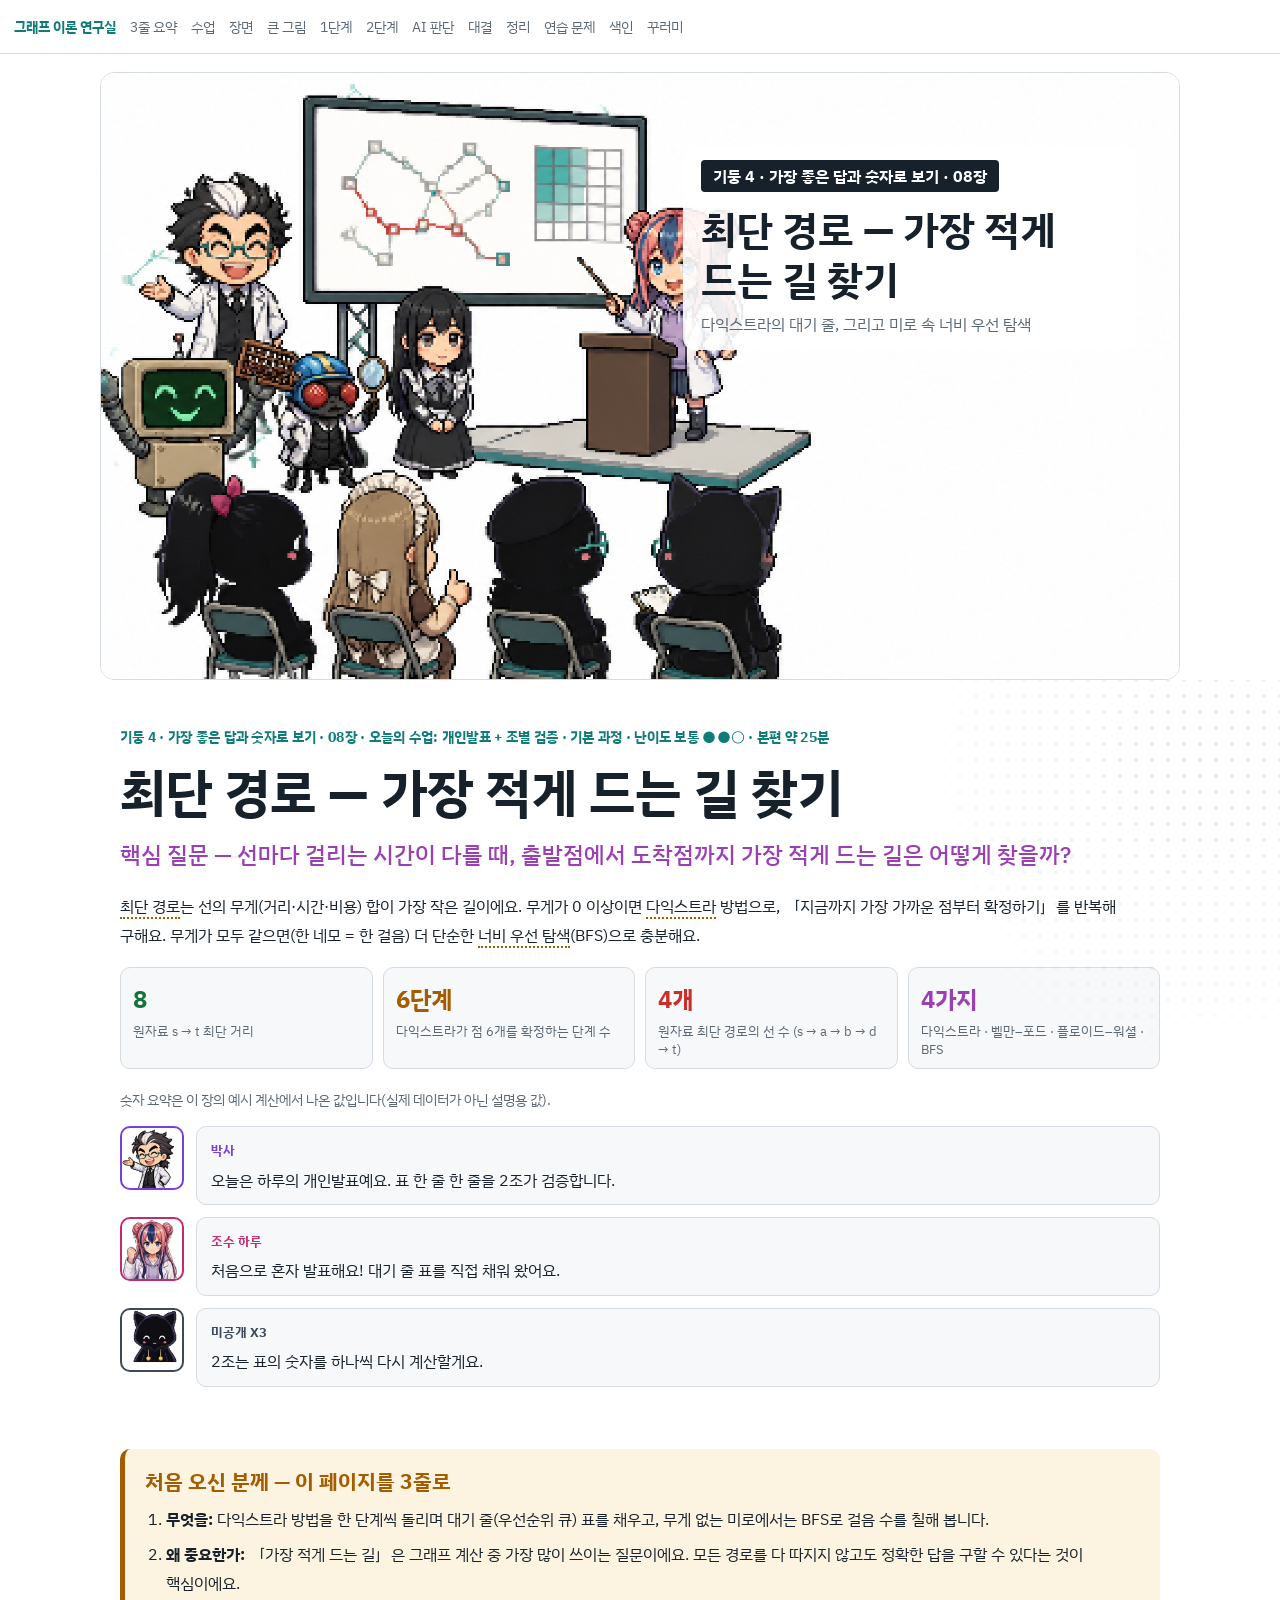
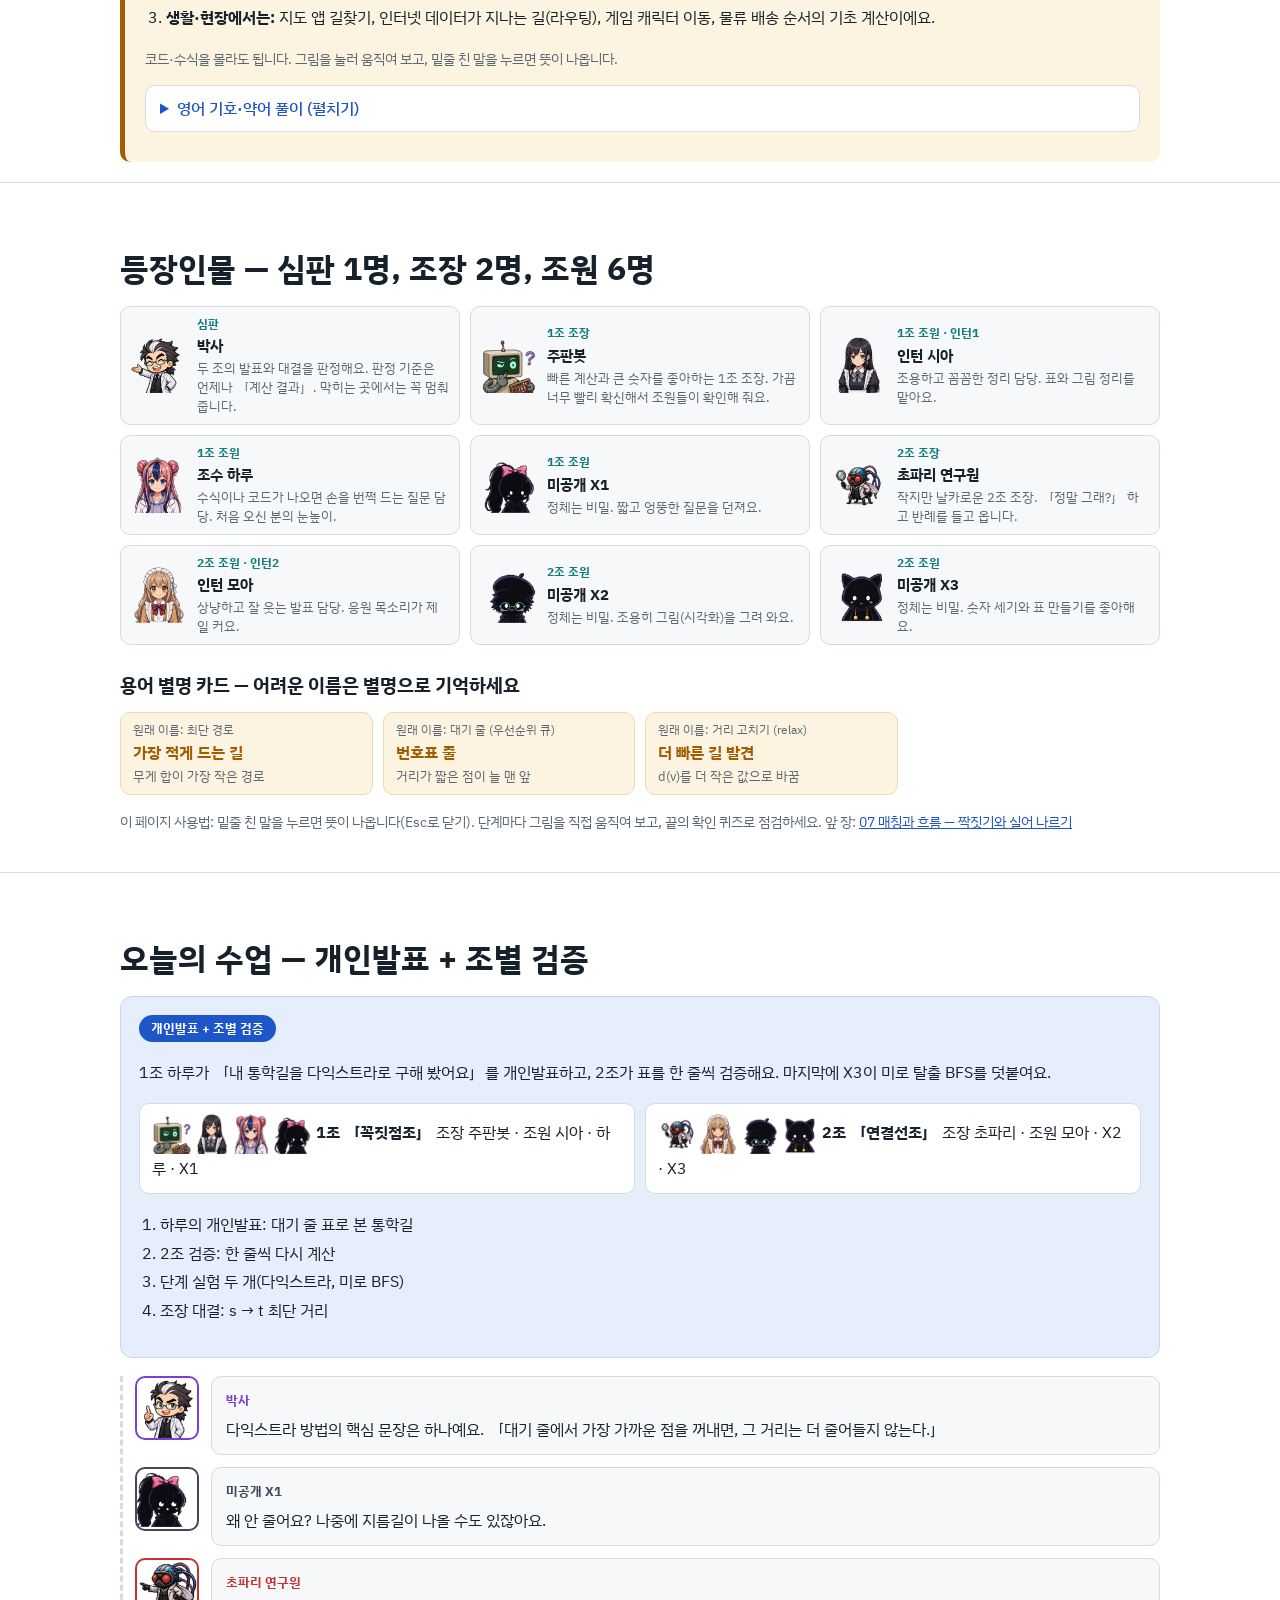
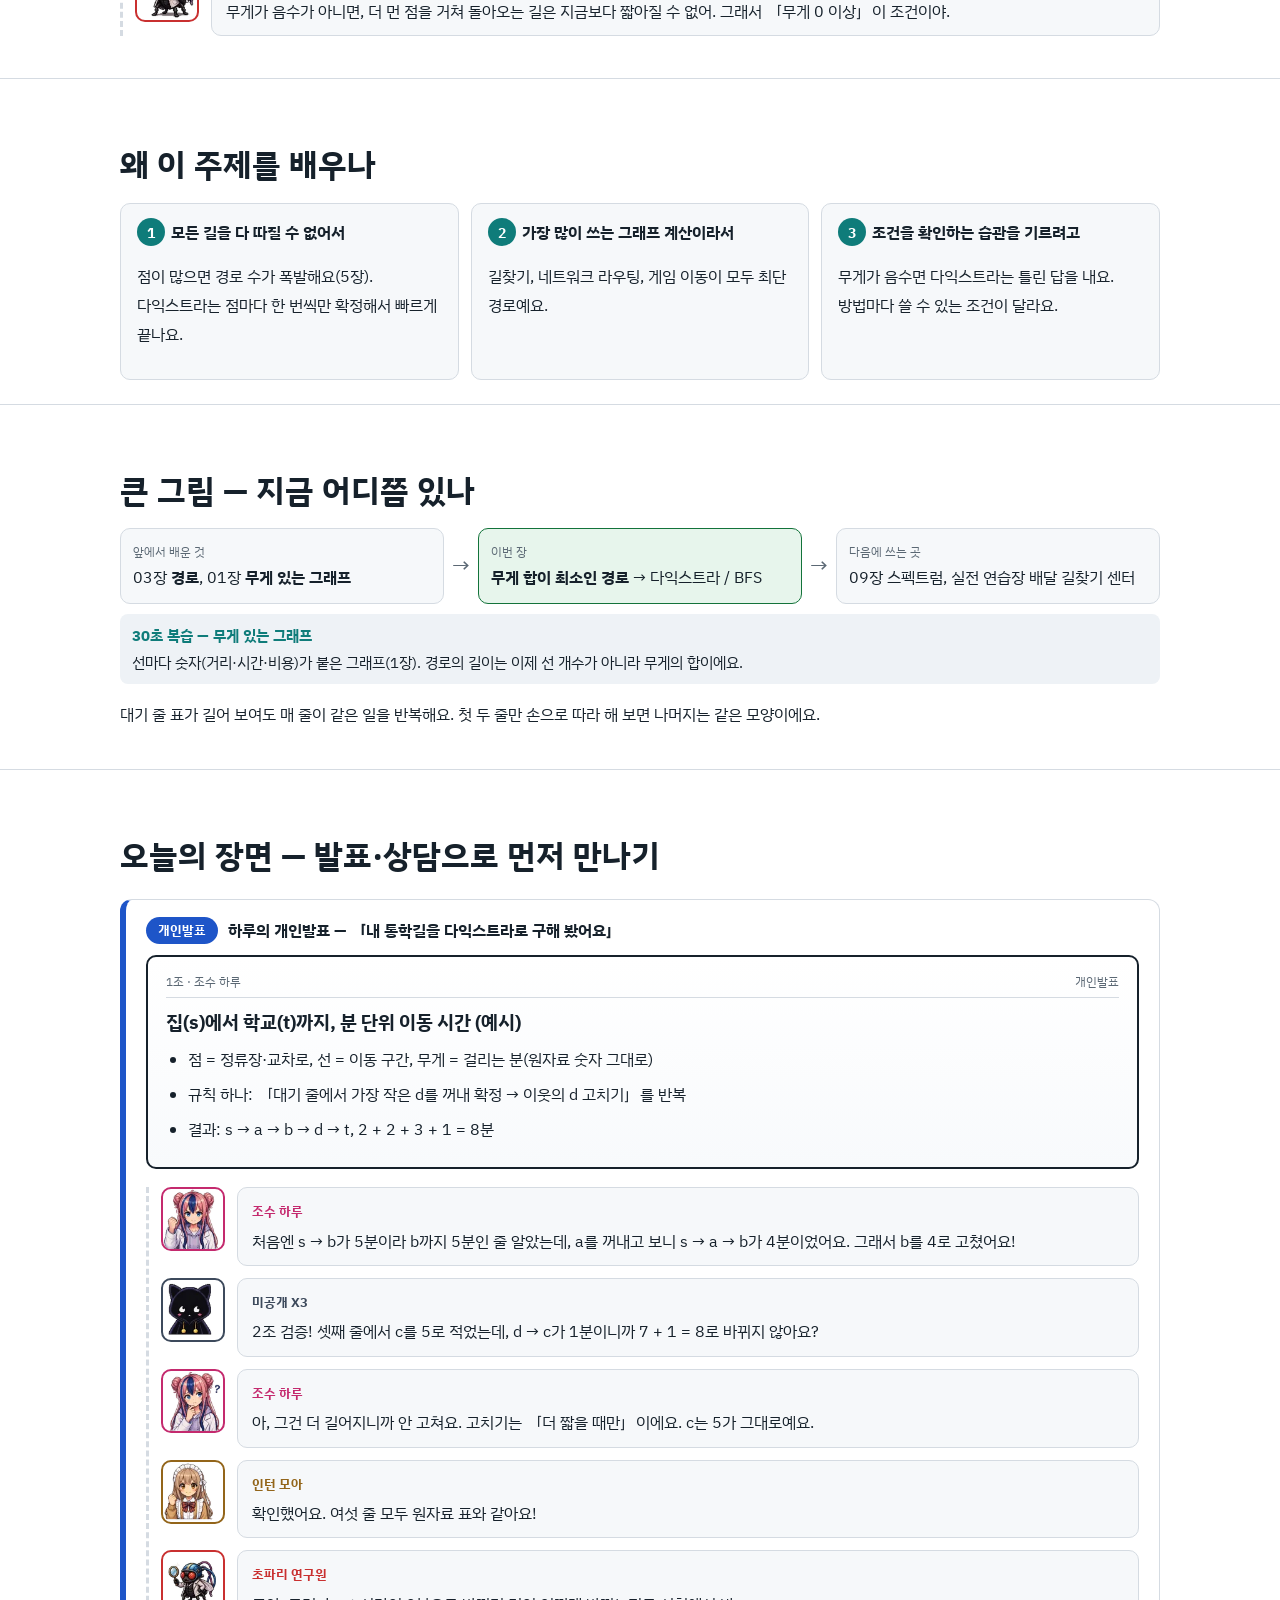
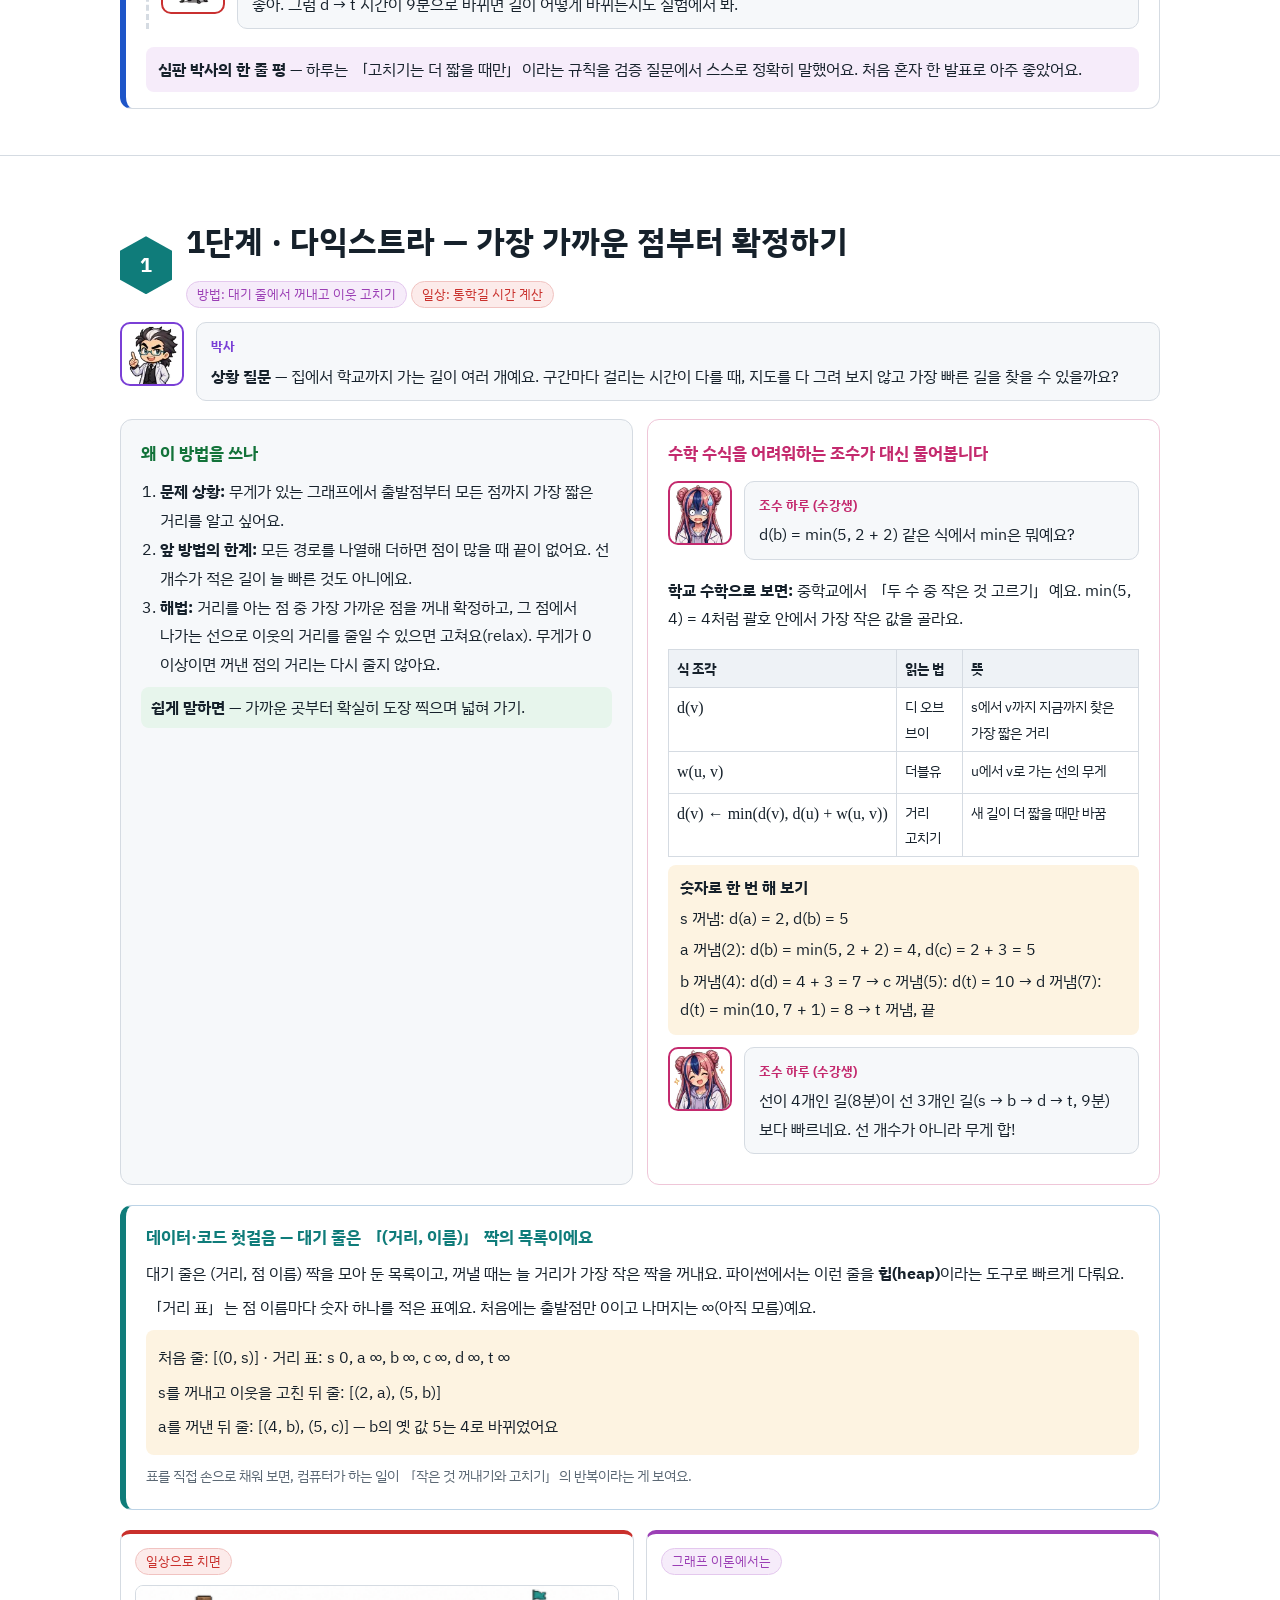
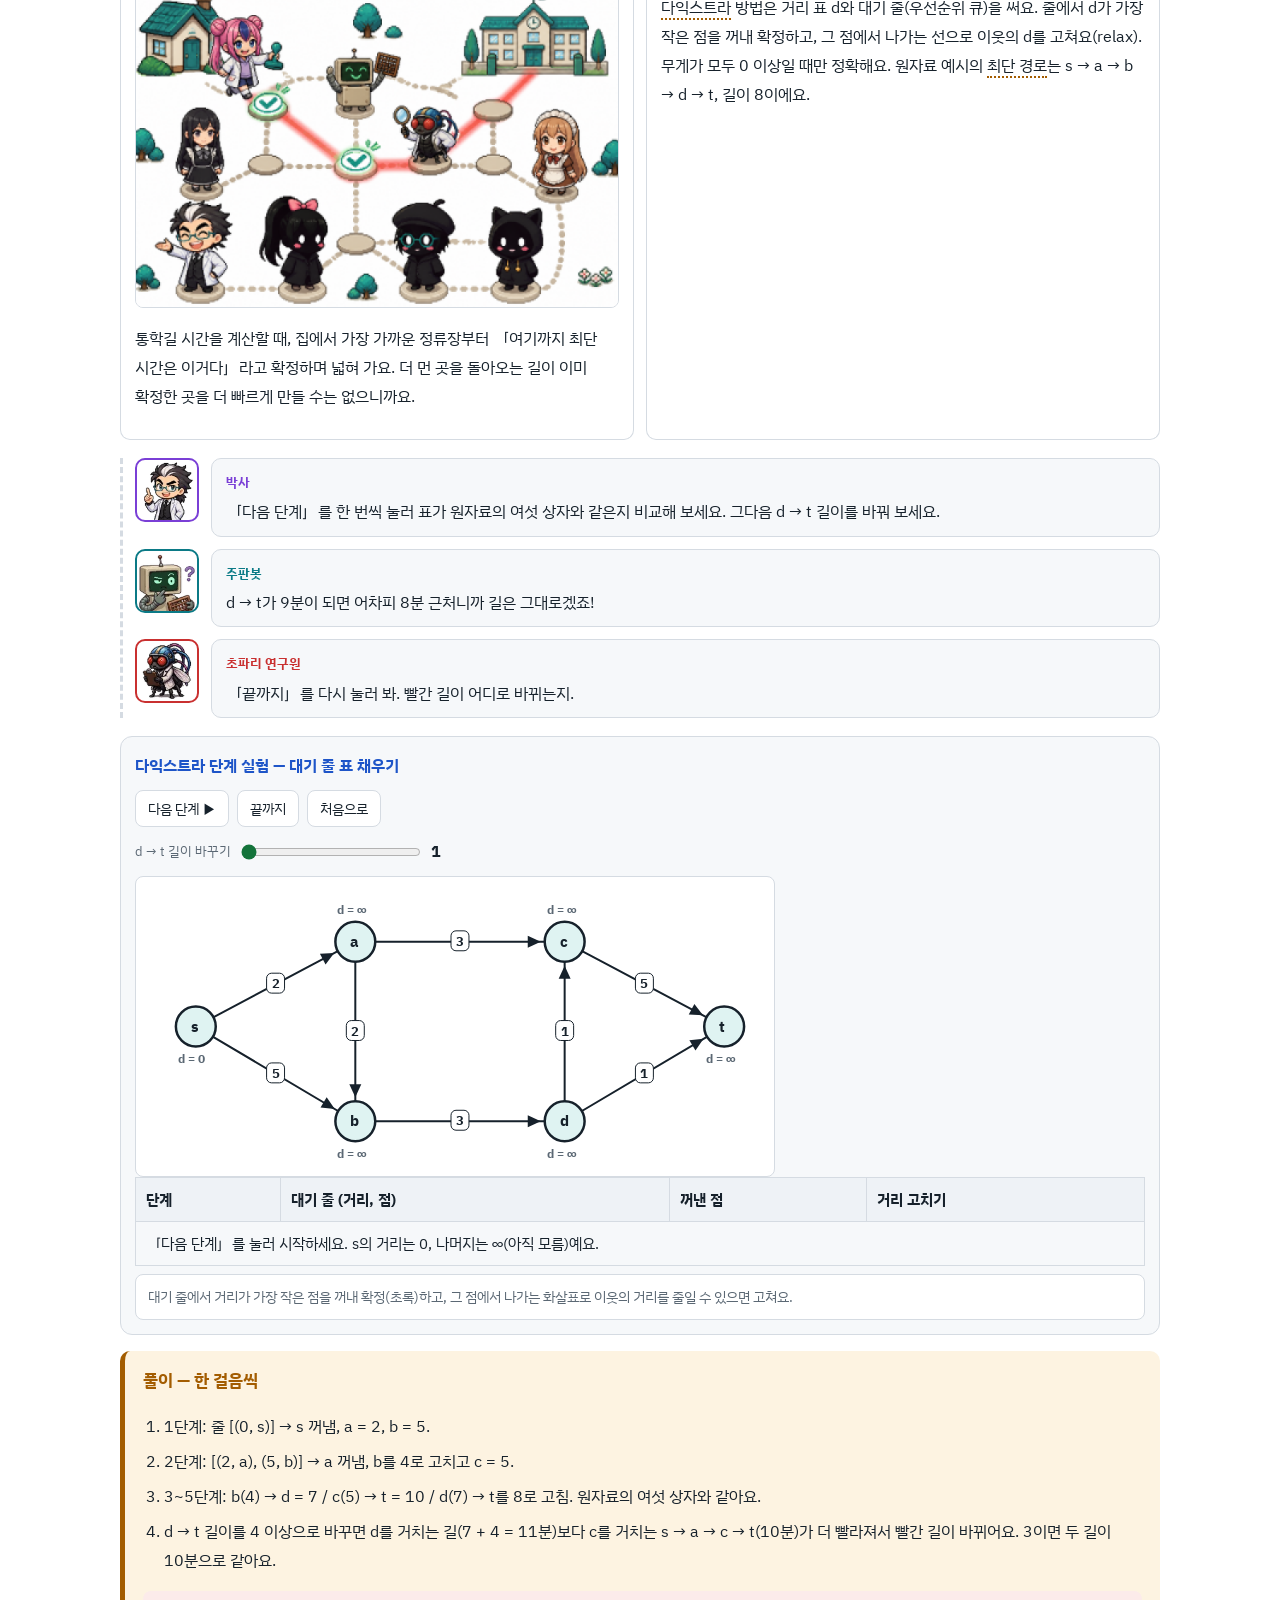
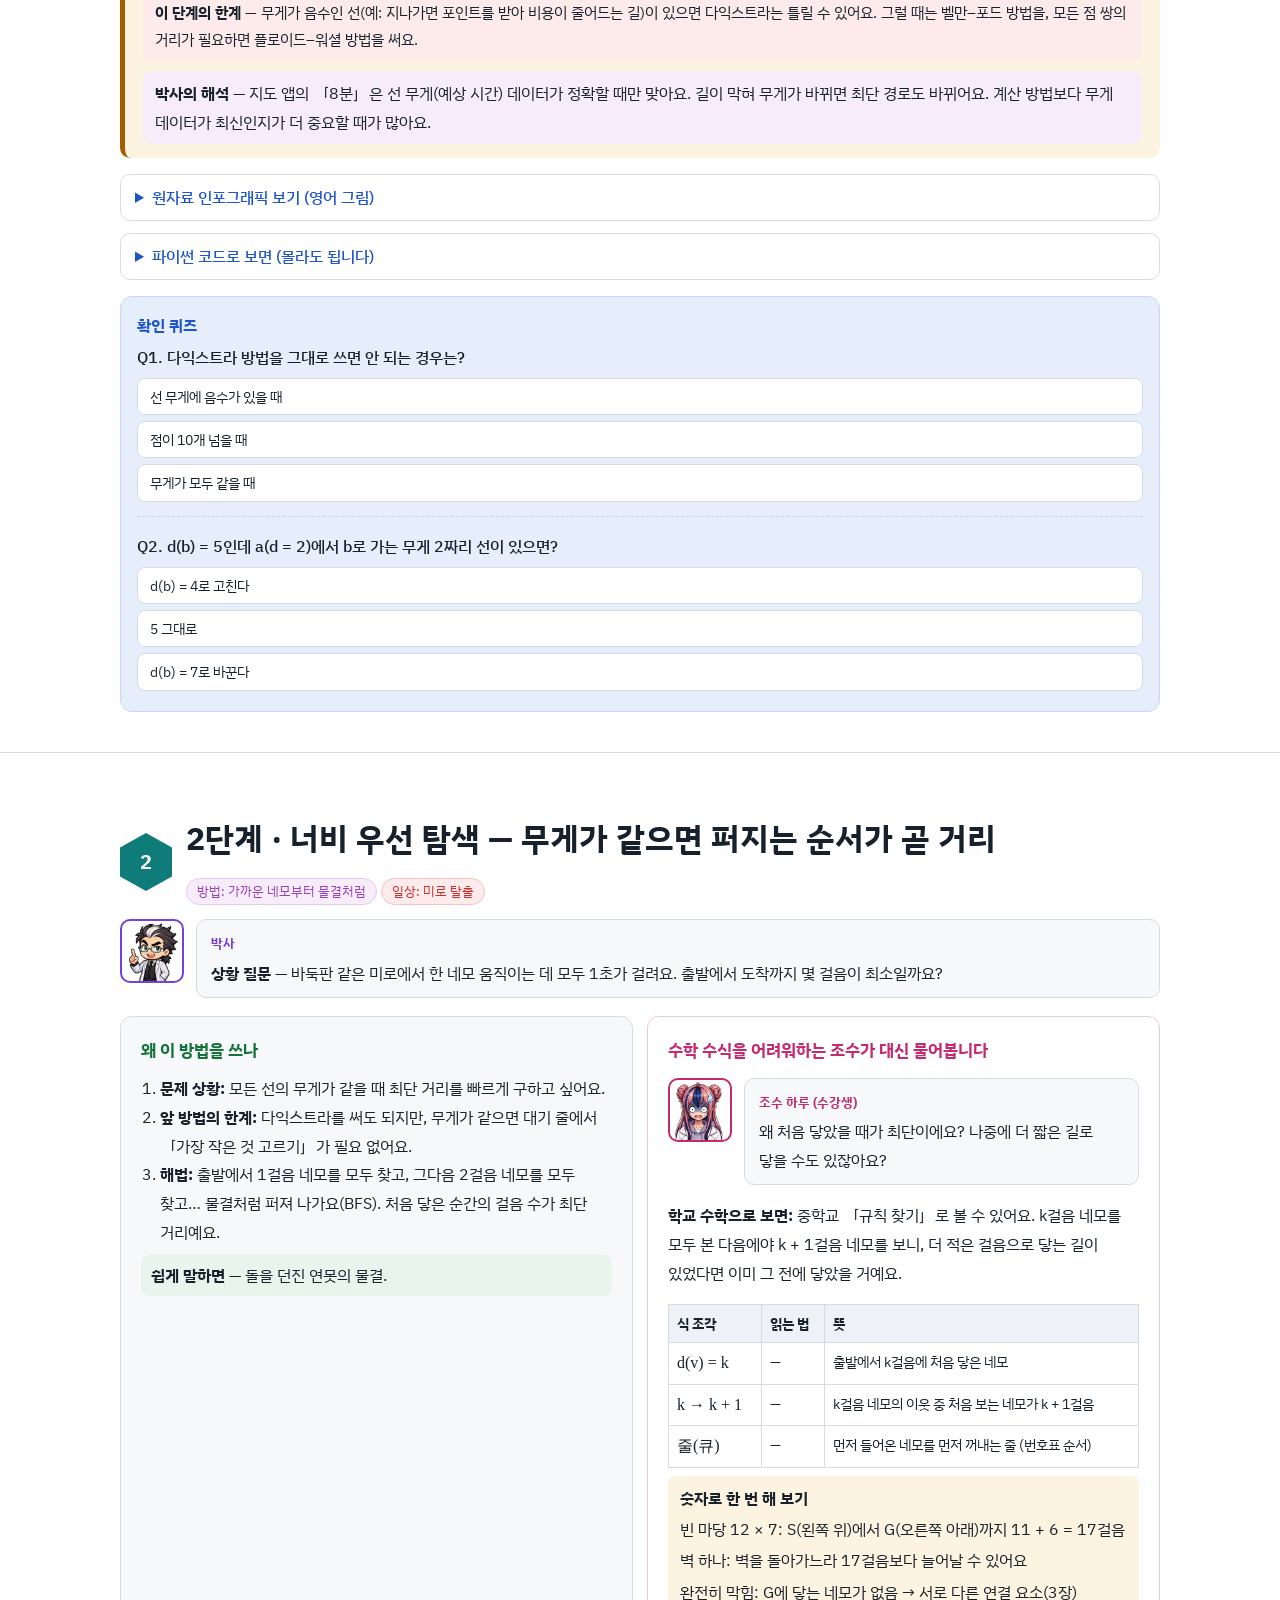
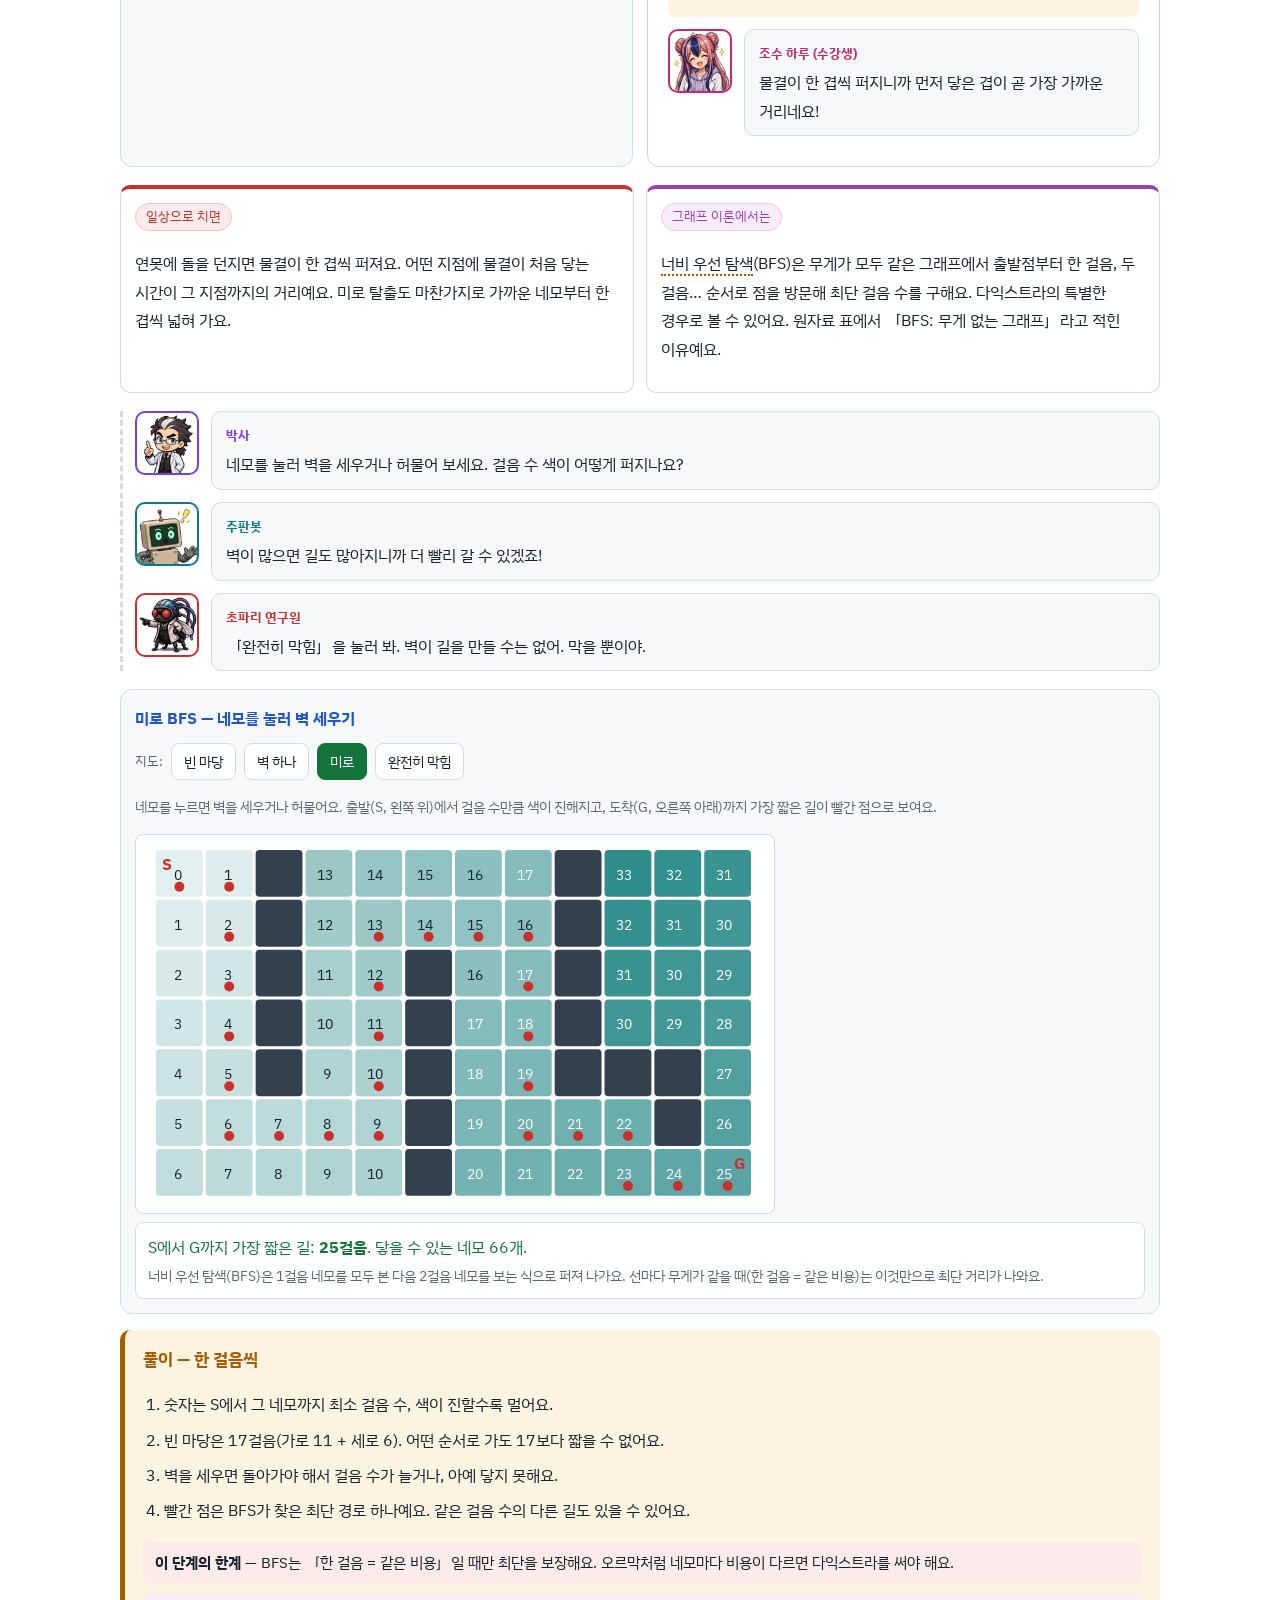
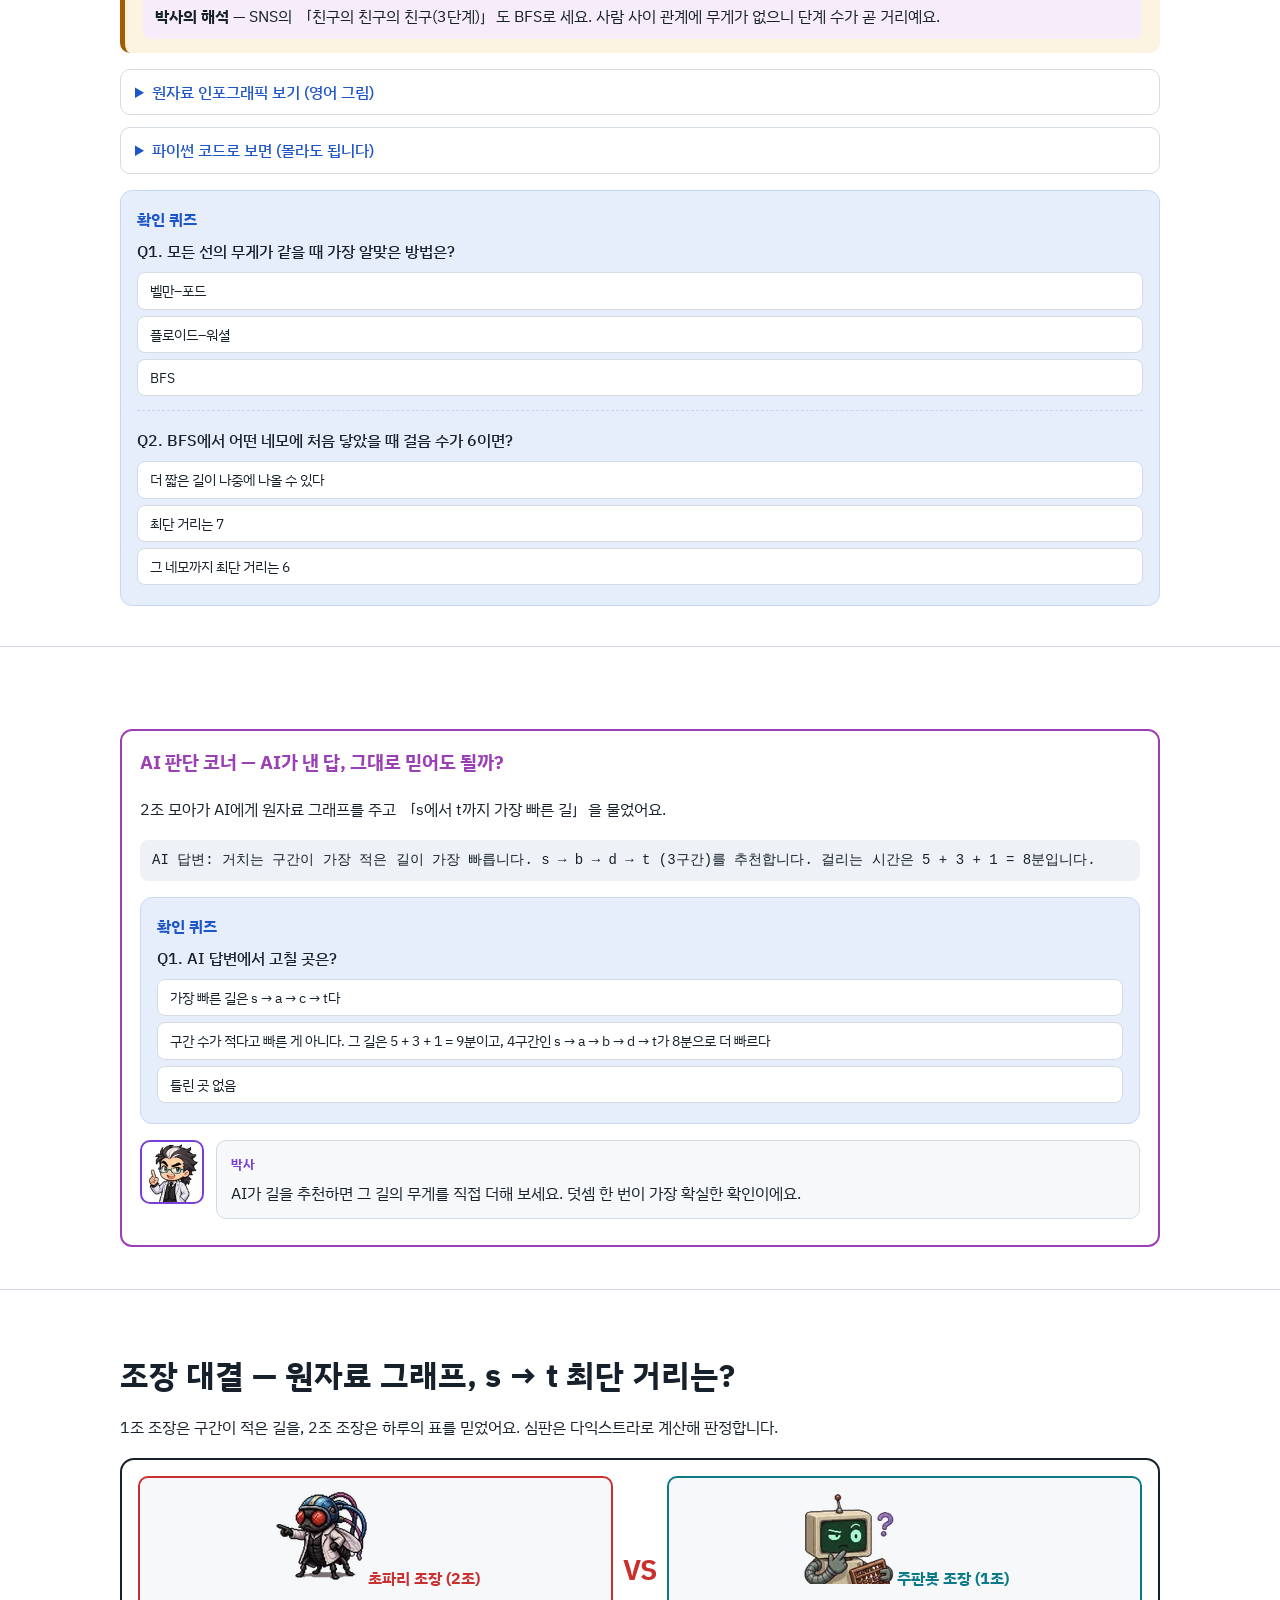
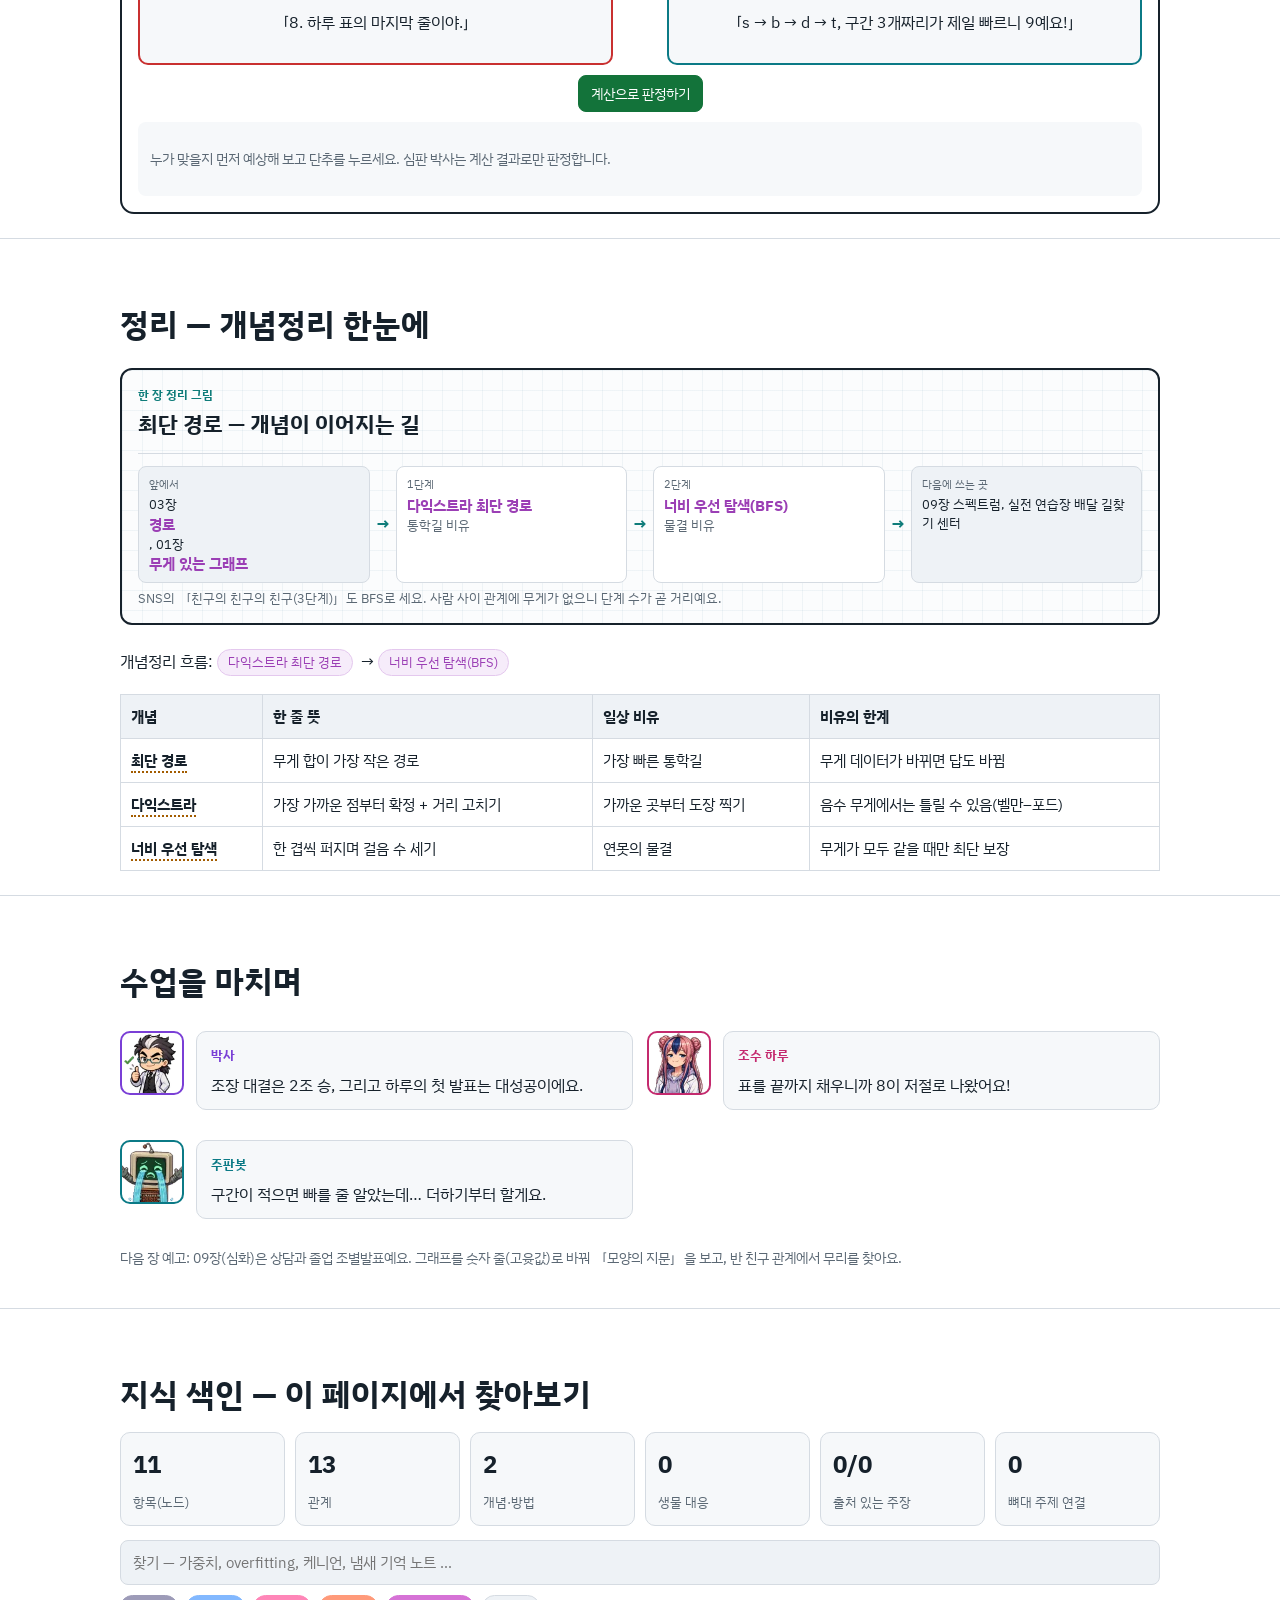
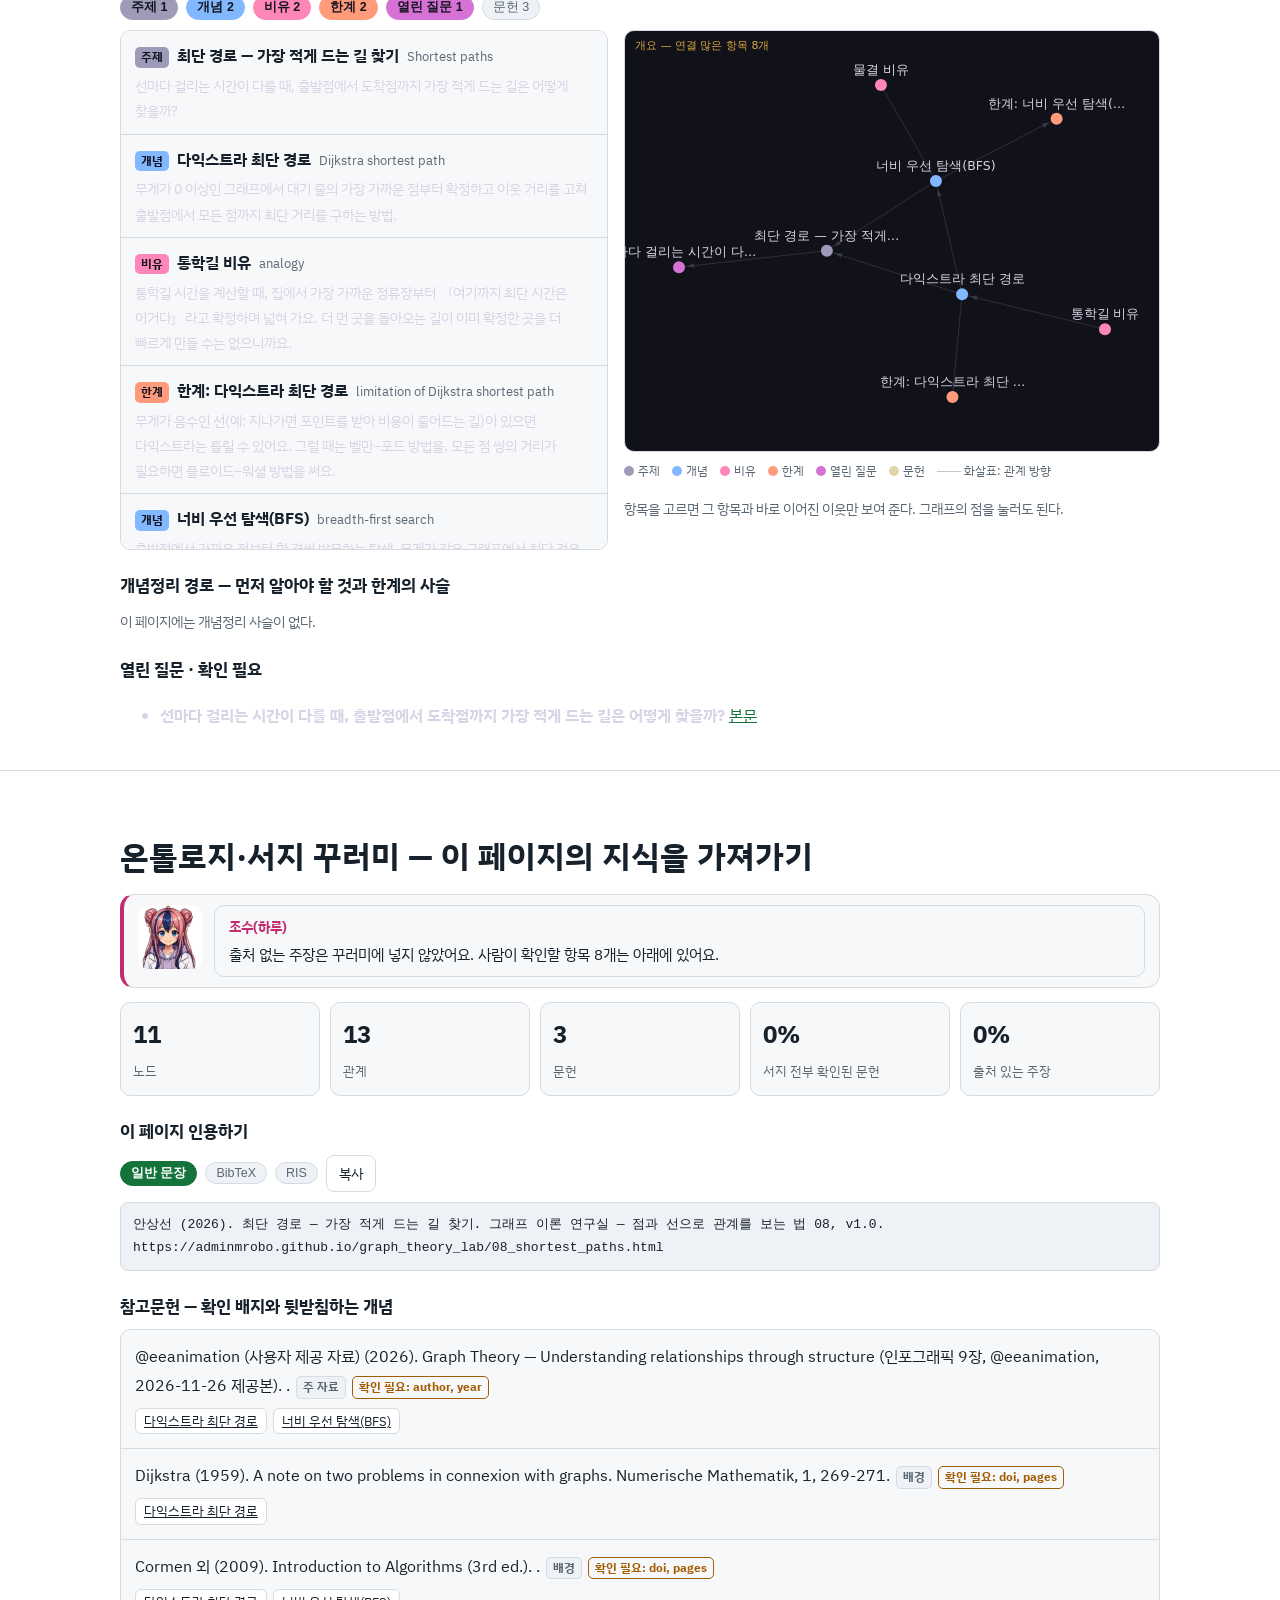
<file: 08_shortest_paths.html>
<!DOCTYPE html><html lang="ko"><head>
<meta charset="utf-8">
<meta name="viewport" content="width=device-width, initial-scale=1, viewport-fit=cover">
<title>08 최단 경로 — 가장 적게 드는 길 찾기 — 그래프 이론 연구실 — 점과 선으로 관계를 보는 법</title>
<meta name="description" content="선마다 걸리는 시간이 다를 때, 출발점에서 도착점까지 가장 적게 드는 길은 어떻게 찾을까?">
<meta property="og:title" content="08 최단 경로 — 가장 적게 드는 길 찾기 — 그래프 이론 연구실 — 점과 선으로 관계를 보는 법">
<meta property="og:description" content="선마다 걸리는 시간이 다를 때, 출발점에서 도착점까지 가장 적게 드는 길은 어떻게 찾을까?">
<meta property="og:type" content="article">
<meta property="og:image" content="img/og/og_08.webp">
<link rel="preconnect" href="https://fonts.googleapis.com"><link rel="preconnect" href="https://fonts.gstatic.com" crossorigin>
<link href="https://fonts.googleapis.com/css2?family=IBM+Plex+Sans+KR:wght@400;500;700&display=swap" rel="stylesheet">
<link rel="stylesheet" href="assets/lab.css">
<!-- px-fix v1 --><style id="px-fix">img{image-rendering:auto!important}</style><script id="px-fix-js">(function(){var R=window.ResizeObserver;function f(i){var n=i.naturalWidth,w=i.getBoundingClientRect().width;if(!n||!w)return;var s=w*(window.devicePixelRatio||1)/n;i.style.setProperty("image-rendering",s>=1.95?"pixelated":"auto","important")}var ro=R?new R(function(es){es.forEach(function(e){f(e.target)})}):null;function a(i){if(i.__px)return;i.__px=1;i.addEventListener("load",function(){f(i)});if(ro)ro.observe(i);f(i)}function all(r){(r||document).querySelectorAll&&(r||document).querySelectorAll("img").forEach(a)}function go(){all();if(window.MutationObserver)new MutationObserver(function(ms){ms.forEach(function(m){m.addedNodes.forEach(function(n){if(n.nodeType!==1)return;if(n.tagName==="IMG")a(n);else all(n)})})}).observe(document.documentElement,{childList:true,subtree:true});window.addEventListener("resize",function(){document.querySelectorAll("img").forEach(f)})}if(document.readyState==="loading")document.addEventListener("DOMContentLoaded",go);else go()})();</script><!-- /px-fix -->
</head><body>
<nav class="top" aria-label="이 페이지 목차"><a class="logo" href="index.html">그래프 이론 연구실</a><a href="#three">3줄 요약</a><a href="#class">수업</a><a href="#scene">장면</a><a href="#map">큰 그림</a><a href="#lv1">1단계</a><a href="#lv2">2단계</a><a href="#ai">AI 판단</a><a href="#duel">대결</a><a href="#sum">정리</a><a href="exercise/index.html#ex08">연습 문제</a><a href="#kg">색인</a><a href="#export">꾸러미</a></nav><div id="prog"></div>
<div class="cover has-img" id="top"><img class="cimg" src="img/cover/cover_08.webp" width="1920" height="1080" alt="최단 경로 — 가장 적게 드는 길 찾기 표지 — 심판 박사, 조장 초파리와 주판봇, 조수 하루"><div class="ctext"><span class="no">기둥 4 · 가장 좋은 답과 숫자로 보기 · 08장</span><h1>최단 경로 — 가장 적게 드는 길 찾기</h1><p>다익스트라의 대기 줄, 그리고 미로 속 너비 우선 탐색</p></div></div>
<header class="hero"><div class="wrap">
<div class="kicker">기둥 4 · 가장 좋은 답과 숫자로 보기 · 08장 · 오늘의 수업: 개인발표 + 조별 검증 · 기본 과정 · 난이도 보통 ●●○ · 본편 약 25분</div>
<h1>최단 경로 — 가장 적게 드는 길 찾기</h1>
<p class="q">핵심 질문 — 선마다 걸리는 시간이 다를 때, 출발점에서 도착점까지 가장 적게 드는 길은 어떻게 찾을까?</p>
<p><span class="jt" data-t="최단 경로" data-d="선 무게의 합이 가장 작은 경로.">최단 경로</span>는 선의 무게(거리·시간·비용) 합이 가장 작은 길이에요. 무게가 0 이상이면 <span class="jt" data-t="다익스트라" data-d="무게가 0 이상인 그래프에서 가까운 점부터 확정하며 최단 거리를 구하는 방법.">다익스트라</span> 방법으로, 「지금까지 가장 가까운 점부터 확정하기」를 반복해 구해요. 무게가 모두 같으면(한 네모 = 한 걸음) 더 단순한 <span class="jt" data-t="너비 우선 탐색" data-d="가까운 점부터 한 겹씩 방문하는 탐색(BFS). 무게가 같은 그래프의 최단 걸음 수를 준다.">너비 우선 탐색</span>(BFS)으로 충분해요.</p>
<div class="kpis"><div class="kpi g"><b>8</b><span>원자료 s → t 최단 거리</span></div><div class="kpi a"><b>6단계</b><span>다익스트라가 점 6개를 확정하는 단계 수</span></div><div class="kpi r"><b>4개</b><span>원자료 최단 경로의 선 수 (s → a → b → d → t)</span></div><div class="kpi m"><b>4가지</b><span>다익스트라 · 벨만–포드 · 플로이드–워셜 · BFS</span></div></div>
<p class="note">숫자 요약은 이 장의 예시 계산에서 나온 값입니다(실제 데이터가 아닌 설명용 값).</p>
<div class="say" data-who="doc"><img class="who" data-who="doc" data-mood="front" alt="" aria-hidden="true"><div><b class="name">박사</b><p>오늘은 하루의 개인발표예요. 표 한 줄 한 줄을 2조가 검증합니다.</p></div></div><div class="say" data-who="asst"><img class="who" data-who="asst" data-mood="e12" alt="" aria-hidden="true"><div><b class="name">조수 하루</b><p>처음으로 혼자 발표해요! 대기 줄 표를 직접 채워 왔어요.</p></div></div><div class="say" data-who="x3"><img class="who" data-who="x3" data-mood="e16" alt="" aria-hidden="true"><div><b class="name">미공개 X3</b><p>2조는 표의 숫자를 하나씩 다시 계산할게요.</p></div></div>
</div></header>
<div class="wrap"><div class="three" id="three"><h2>처음 오신 분께 — 이 페이지를 3줄로</h2><ol>
<li><b>무엇을:</b> 다익스트라 방법을 한 단계씩 돌리며 대기 줄(우선순위 큐) 표를 채우고, 무게 없는 미로에서는 BFS로 걸음 수를 칠해 봅니다.</li><li><b>왜 중요한가:</b> 「가장 적게 드는 길」은 그래프 계산 중 가장 많이 쓰이는 질문이에요. 모든 경로를 다 따지지 않고도 정확한 답을 구할 수 있다는 것이 핵심이에요.</li><li><b>생활·현장에서는:</b> 지도 앱 길찾기, 인터넷 데이터가 지나는 길(라우팅), 게임 캐릭터 이동, 물류 배송 순서의 기초 계산이에요.</li></ol>
<p class="note">코드·수식을 몰라도 됩니다. 그림을 눌러 움직여 보고, 밑줄 친 말을 누르면 뜻이 나옵니다.</p>
<details><summary>영어 기호·약어 풀이 (펼치기)</summary><ul><li><b>d(v)</b> — 출발점 s에서 점 v까지 지금까지 찾은 가장 짧은 거리</li><li><b>relax</b> — 거리 고치기 — 더 짧은 길을 찾으면 d(v)를 줄임</li><li><b>BFS</b> — 너비 우선 탐색 (Breadth-First Search) — 가까운 네모부터 차례로 퍼지기</li><li><b>∞</b> — 무한대 — 「아직 길을 모름」</li></ul></details>
</div></div>
<section class="level" id="cast"><div class="wrap"><h2>등장인물 — 심판 1명, 조장 2명, 조원 6명</h2>
<div class="cast"><div><img class="" data-who="doc" data-mood="front" alt="" aria-hidden="true"><div><span class="role">심판</span><b>박사</b><span>두 조의 발표와 대결을 판정해요. 판정 기준은 언제나 「계산 결과」. 막히는 곳에서는 꼭 멈춰 줍니다.</span></div></div><div><img class="" data-who="robo" data-mood="calc" alt="" aria-hidden="true"><div><span class="role">1조 조장</span><b>주판봇</b><span>빠른 계산과 큰 숫자를 좋아하는 1조 조장. 가끔 너무 빨리 확신해서 조원들이 확인해 줘요.</span></div></div><div><img class="" data-who="sia" data-mood="e13" alt="" aria-hidden="true"><div><span class="role">1조 조원 · 인턴1</span><b>인턴 시아</b><span>조용하고 꼼꼼한 정리 담당. 표와 그림 정리를 맡아요.</span></div></div><div><img class="" data-who="asst" data-mood="e13" alt="" aria-hidden="true"><div><span class="role">1조 조원</span><b>조수 하루</b><span>수식이나 코드가 나오면 손을 번쩍 드는 질문 담당. 처음 오신 분의 눈높이.</span></div></div><div><img class="" data-who="x1" data-mood="e13" alt="" aria-hidden="true"><div><span class="role">1조 조원</span><b>미공개 X1</b><span>정체는 비밀. 짧고 엉뚱한 질문을 던져요.</span></div></div><div><img class="" data-who="fly" data-mood="magnify" alt="" aria-hidden="true"><div><span class="role">2조 조장</span><b>초파리 연구원</b><span>작지만 날카로운 2조 조장. 「정말 그래?」 하고 반례를 들고 옵니다.</span></div></div><div><img class="" data-who="moa" data-mood="e13" alt="" aria-hidden="true"><div><span class="role">2조 조원 · 인턴2</span><b>인턴 모아</b><span>상냥하고 잘 웃는 발표 담당. 응원 목소리가 제일 커요.</span></div></div><div><img class="" data-who="x2" data-mood="e13" alt="" aria-hidden="true"><div><span class="role">2조 조원</span><b>미공개 X2</b><span>정체는 비밀. 조용히 그림(시각화)을 그려 와요.</span></div></div><div><img class="" data-who="x3" data-mood="e13" alt="" aria-hidden="true"><div><span class="role">2조 조원</span><b>미공개 X3</b><span>정체는 비밀. 숫자 세기와 표 만들기를 좋아해요.</span></div></div></div>
<h3>용어 별명 카드 — 어려운 이름은 별명으로 기억하세요</h3><div class="nick"><div><span class="role">원래 이름: 최단 경로</span><b>가장 적게 드는 길</b><span>무게 합이 가장 작은 경로</span></div><div><span class="role">원래 이름: 대기 줄 (우선순위 큐)</span><b>번호표 줄</b><span>거리가 짧은 점이 늘 맨 앞</span></div><div><span class="role">원래 이름: 거리 고치기 (relax)</span><b>더 빠른 길 발견</b><span>d(v)를 더 작은 값으로 바꿈</span></div></div>
<p class="note">이 페이지 사용법: 밑줄 친 말을 누르면 뜻이 나옵니다(Esc로 닫기). 단계마다 그림을 직접 움직여 보고, 끝의 확인 퀴즈로 점검하세요. 앞 장: <a href="07_matching_flow.html">07 매칭과 흐름 — 짝짓기와 실어 나르기</a></p>
</div></section>
<section class="level" id="class"><div class="wrap"><h2>오늘의 수업 — 개인발표 + 조별 검증</h2>
<div class="klass"><span class="fmt">개인발표 + 조별 검증</span><p>1조 하루가 「내 통학길을 다익스트라로 구해 봤어요」를 개인발표하고, 2조가 표를 한 줄씩 검증해요. 마지막에 X3이 미로 탈출 BFS를 덧붙여요.</p><div class="groups"><div><img class="" data-who="robo" data-mood="calc" alt="" aria-hidden="true"><img class="" data-who="sia" data-mood="e13" alt="" aria-hidden="true"><img class="" data-who="asst" data-mood="e13" alt="" aria-hidden="true"><img class="" data-who="x1" data-mood="e13" alt="" aria-hidden="true"> <b>1조 「꼭짓점조」</b> 조장 주판봇 · 조원 시아 · 하루 · X1</div><div><img class="" data-who="fly" data-mood="magnify" alt="" aria-hidden="true"><img class="" data-who="moa" data-mood="e13" alt="" aria-hidden="true"><img class="" data-who="x2" data-mood="e13" alt="" aria-hidden="true"><img class="" data-who="x3" data-mood="e13" alt="" aria-hidden="true"> <b>2조 「연결선조」</b> 조장 초파리 · 조원 모아 · X2 · X3</div></div><ol><li>하루의 개인발표: 대기 줄 표로 본 통학길</li><li>2조 검증: 한 줄씩 다시 계산</li><li>단계 실험 두 개(다익스트라, 미로 BFS)</li><li>조장 대결: s → t 최단 거리</li></ol></div>
<div class="talk"><div class="say" data-who="doc"><img class="who" data-who="doc" data-mood="board" alt="" aria-hidden="true"><div><b class="name">박사</b><p>다익스트라 방법의 핵심 문장은 하나예요. 「대기 줄에서 가장 가까운 점을 꺼내면, 그 거리는 더 줄어들지 않는다.」</p></div></div><div class="say" data-who="x1"><img class="who" data-who="x1" data-mood="e09" alt="" aria-hidden="true"><div><b class="name">미공개 X1</b><p>왜 안 줄어요? 나중에 지름길이 나올 수도 있잖아요.</p></div></div><div class="say" data-who="fly"><img class="who" data-who="fly" data-mood="point" alt="" aria-hidden="true"><div><b class="name">초파리 연구원</b><p>무게가 음수가 아니면, 더 먼 점을 거쳐 돌아오는 길은 지금보다 짧아질 수 없어. 그래서 「무게 0 이상」이 조건이야.</p></div></div></div></div></section>
<section class="level" id="why"><div class="wrap"><h2>왜 이 주제를 배우나</h2><div class="steps"><div><b class="n">1</b><b>모든 길을 다 따질 수 없어서</b><p>점이 많으면 경로 수가 폭발해요(5장). 다익스트라는 점마다 한 번씩만 확정해서 빠르게 끝나요.</p></div><div><b class="n">2</b><b>가장 많이 쓰는 그래프 계산이라서</b><p>길찾기, 네트워크 라우팅, 게임 이동이 모두 최단 경로예요.</p></div><div><b class="n">3</b><b>조건을 확인하는 습관을 기르려고</b><p>무게가 음수면 다익스트라는 틀린 답을 내요. 방법마다 쓸 수 있는 조건이 달라요.</p></div></div></div></section>
<section class="level" id="map"><div class="wrap"><h2>큰 그림 — 지금 어디쯤 있나</h2>
<div class="map3"><div><small>앞에서 배운 것</small>03장 <b>경로</b>, 01장 <b>무게 있는 그래프</b></div><i aria-hidden="true">→</i><div class="now"><small>이번 장</small><b>무게 합이 최소인 경로</b> → 다익스트라 / BFS</div><i aria-hidden="true">→</i><div><small>다음에 쓰는 곳</small>09장 스펙트럼, 실전 연습장 배달 길찾기 센터</div></div>
<div class="recap"><b>30초 복습 — 무게 있는 그래프</b><br>선마다 숫자(거리·시간·비용)가 붙은 그래프(1장). 경로의 길이는 이제 선 개수가 아니라 무게의 합이에요.</div><p>대기 줄 표가 길어 보여도 매 줄이 같은 일을 반복해요. 첫 두 줄만 손으로 따라 해 보면 나머지는 같은 모양이에요.</p></div></section>
<section class="level" id="scene"><div class="wrap"><h2>오늘의 장면 — 발표·상담으로 먼저 만나기</h2><div class="scene-card b"><div class="sc-head"><span class="sc-tag">개인발표</span><b>하루의 개인발표 — 「내 통학길을 다익스트라로 구해 봤어요」</b></div><div class="slide"><div class="sl-top"><span>1조 · 조수 하루</span><span>개인발표</span></div><h3>집(s)에서 학교(t)까지, 분 단위 이동 시간 (예시)</h3><ul><li>점 = 정류장·교차로, 선 = 이동 구간, 무게 = 걸리는 분(원자료 숫자 그대로)</li><li>규칙 하나: 「대기 줄에서 가장 작은 d를 꺼내 확정 → 이웃의 d 고치기」를 반복</li><li>결과: s → a → b → d → t, 2 + 2 + 3 + 1 = 8분</li></ul></div><div class="talk"><div class="say" data-who="asst"><img class="who" data-who="asst" data-mood="e12" alt="" aria-hidden="true"><div><b class="name">조수 하루</b><p>처음엔 s → b가 5분이라 b까지 5분인 줄 알았는데, a를 꺼내고 보니 s → a → b가 4분이었어요. 그래서 b를 4로 고쳤어요!</p></div></div><div class="say" data-who="x3"><img class="who" data-who="x3" data-mood="e09" alt="" aria-hidden="true"><div><b class="name">미공개 X3</b><p>2조 검증! 셋째 줄에서 c를 5로 적었는데, d → c가 1분이니까 7 + 1 = 8로 바뀌지 않아요?</p></div></div><div class="say" data-who="asst"><img class="who" data-who="asst" data-mood="think" alt="" aria-hidden="true"><div><b class="name">조수 하루</b><p>아, 그건 더 길어지니까 안 고쳐요. 고치기는 「더 짧을 때만」이에요. c는 5가 그대로예요.</p></div></div><div class="say" data-who="moa"><img class="who" data-who="moa" data-mood="e12" alt="" aria-hidden="true"><div><b class="name">인턴 모아</b><p>확인했어요. 여섯 줄 모두 원자료 표와 같아요!</p></div></div><div class="say" data-who="fly"><img class="who" data-who="fly" data-mood="magnify" alt="" aria-hidden="true"><div><b class="name">초파리 연구원</b><p>좋아. 그럼 d → t 시간이 9분으로 바뀌면 길이 어떻게 바뀌는지도 실험에서 봐.</p></div></div></div><div class="interp"><b>심판 박사의 한 줄 평</b> — 하루는 「고치기는 더 짧을 때만」이라는 규칙을 검증 질문에서 스스로 정확히 말했어요. 처음 혼자 한 발표로 아주 좋았어요.</div></div></div></section>
<section class="level" id="lv1"><div class="wrap"><div class="lvhead"><div class="hex" aria-hidden="true">1</div><div><h2>1단계 · 다익스트라 — 가장 가까운 점부터 확정하기</h2><span class="tag nn">방법: 대기 줄에서 꺼내고 이웃 고치기</span><span class="tag fly">일상: 통학길 시간 계산</span></div></div><div class="say" data-who="doc"><img class="who" data-who="doc" data-mood="board" alt="" aria-hidden="true"><div><b class="name">박사</b><p><b>상황 질문</b> — 집에서 학교까지 가는 길이 여러 개예요. 구간마다 걸리는 시간이 다를 때, 지도를 다 그려 보지 않고 가장 빠른 길을 찾을 수 있을까요?</p></div></div><div class="twobox"><div class="whybox"><h3>왜 이 방법을 쓰나</h3><ol><li><b>문제 상황:</b> 무게가 있는 그래프에서 출발점부터 모든 점까지 가장 짧은 거리를 알고 싶어요.</li><li><b>앞 방법의 한계:</b> 모든 경로를 나열해 더하면 점이 많을 때 끝이 없어요. 선 개수가 적은 길이 늘 빠른 것도 아니에요.</li><li><b>해법:</b> 거리를 아는 점 중 가장 가까운 점을 꺼내 확정하고, 그 점에서 나가는 선으로 이웃의 거리를 줄일 수 있으면 고쳐요(relax). 무게가 0 이상이면 꺼낸 점의 거리는 다시 줄지 않아요.</li></ol><div class="easy"><b>쉽게 말하면</b> — 가까운 곳부터 확실히 도장 찍으며 넓혀 가기.</div></div><div class="mathbox"><h3>수학 수식을 어려워하는 조수가 대신 물어봅니다</h3><div class="say" data-who="asst"><img class="who" data-who="asst" data-mood="shock" alt="" aria-hidden="true"><div><b class="name">조수 하루 (수강생)</b><p>d(b) = min(5, 2 + 2) 같은 식에서 min은 뭐예요?</p></div></div><p><b>학교 수학으로 보면:</b> 중학교에서 「두 수 중 작은 것 고르기」예요. min(5, 4) = 4처럼 괄호 안에서 가장 작은 값을 골라요.</p><table class="sym"><thead><tr><th>식 조각</th><th>읽는 법</th><th>뜻</th></tr></thead><tbody><tr><td>d(v)</td><td>디 오브 브이</td><td>s에서 v까지 지금까지 찾은 가장 짧은 거리</td></tr><tr><td>w(u, v)</td><td>더블유</td><td>u에서 v로 가는 선의 무게</td></tr><tr><td>d(v) ← min(d(v), d(u) + w(u, v))</td><td>거리 고치기</td><td>새 길이 더 짧을 때만 바꿈</td></tr></tbody></table><div class="tryit"><b>숫자로 한 번 해 보기</b><p>s 꺼냄: d(a) = 2, d(b) = 5</p><p>a 꺼냄(2): d(b) = min(5, 2 + 2) = 4, d(c) = 2 + 3 = 5</p><p>b 꺼냄(4): d(d) = 4 + 3 = 7 → c 꺼냄(5): d(t) = 10 → d 꺼냄(7): d(t) = min(10, 7 + 1) = 8 → t 꺼냄, 끝</p></div><div class="say" data-who="asst"><img class="who" data-who="asst" data-mood="spark" alt="" aria-hidden="true"><div><b class="name">조수 하루 (수강생)</b><p>선이 4개인 길(8분)이 선 3개인 길(s → b → d → t, 9분)보다 빠르네요. 선 개수가 아니라 무게 합!</p></div></div></div></div><div class="vecbox"><h3>데이터·코드 첫걸음 — 대기 줄은 「(거리, 이름)」 짝의 목록이에요</h3><p>대기 줄은 (거리, 점 이름) 짝을 모아 둔 목록이고, 꺼낼 때는 늘 거리가 가장 작은 짝을 꺼내요. 파이썬에서는 이런 줄을 <b>힙(heap)</b>이라는 도구로 빠르게 다뤄요.</p><p>「거리 표」는 점 이름마다 숫자 하나를 적은 표예요. 처음에는 출발점만 0이고 나머지는 ∞(아직 모름)예요.</p><div class="tryit"><p>처음 줄: [(0, s)] · 거리 표: s 0, a ∞, b ∞, c ∞, d ∞, t ∞</p><p>s를 꺼내고 이웃을 고친 뒤 줄: [(2, a), (5, b)]</p><p>a를 꺼낸 뒤 줄: [(4, b), (5, c)] — b의 옛 값 5는 4로 바뀌었어요</p></div><p class="note">표를 직접 손으로 채워 보면, 컴퓨터가 하는 일이 「작은 것 꺼내기와 고치기」의 반복이라는 게 보여요.</p></div><div class="pair"><div><span class="tag fly">일상으로 치면</span><img class="scene" loading="lazy" src="img/scene/scene_08_lv1.webp" width="1200" height="800" alt="통학길 비유 장면 그림"><p>통학길 시간을 계산할 때, 집에서 가장 가까운 정류장부터 「여기까지 최단 시간은 이거다」라고 확정하며 넓혀 가요. 더 먼 곳을 돌아오는 길이 이미 확정한 곳을 더 빠르게 만들 수는 없으니까요.</p></div><div><span class="tag nn">그래프 이론에서는</span><p><span class="jt" data-t="다익스트라" data-d="무게가 0 이상인 그래프에서 가까운 점부터 확정하며 최단 거리를 구하는 방법.">다익스트라</span> 방법은 거리 표 d와 대기 줄(우선순위 큐)을 써요. 줄에서 d가 가장 작은 점을 꺼내 확정하고, 그 점에서 나가는 선으로 이웃의 d를 고쳐요(relax). 무게가 모두 0 이상일 때만 정확해요. 원자료 예시의 <span class="jt" data-t="최단 경로" data-d="선 무게의 합이 가장 작은 경로.">최단 경로</span>는 s → a → b → d → t, 길이 8이에요.</p></div></div><div class="talk"><div class="say" data-who="doc"><img class="who" data-who="doc" data-mood="board" alt="" aria-hidden="true"><div><b class="name">박사</b><p>「다음 단계」를 한 번씩 눌러 표가 원자료의 여섯 상자와 같은지 비교해 보세요. 그다음 d → t 길이를 바꿔 보세요.</p></div></div><div class="say" data-who="robo"><img class="who" data-who="robo" data-mood="calc" alt="" aria-hidden="true"><div><b class="name">주판봇</b><p>d → t가 9분이 되면 어차피 8분 근처니까 길은 그대로겠죠!</p></div></div><div class="say" data-who="fly"><img class="who" data-who="fly" data-mood="clip" alt="" aria-hidden="true"><div><b class="name">초파리 연구원</b><p>「끝까지」를 다시 눌러 봐. 빨간 길이 어디로 바뀌는지.</p></div></div></div><div class="panel"><div class="ptitle">다익스트라 단계 실험 — 대기 줄 표 채우기</div><div data-w="dijk" data-o="{}"></div></div><div class="explain"><h3>풀이 — 한 걸음씩</h3><ol><li>1단계: 줄 [(0, s)] → s 꺼냄, a = 2, b = 5.</li><li>2단계: [(2, a), (5, b)] → a 꺼냄, b를 4로 고치고 c = 5.</li><li>3~5단계: b(4) → d = 7 / c(5) → t = 10 / d(7) → t를 8로 고침. 원자료의 여섯 상자와 같아요.</li><li>d → t 길이를 4 이상으로 바꾸면 d를 거치는 길(7 + 4 = 11분)보다 c를 거치는 s → a → c → t(10분)가 더 빨라져서 빨간 길이 바뀌어요. 3이면 두 길이 10분으로 같아요.</li></ol><div class="lim"><b>이 단계의 한계</b> — 무게가 음수인 선(예: 지나가면 포인트를 받아 비용이 줄어드는 길)이 있으면 다익스트라는 틀릴 수 있어요. 그럴 때는 벨만–포드 방법을, 모든 점 쌍의 거리가 필요하면 플로이드–워셜 방법을 써요.</div><div class="interp"><b>박사의 해석</b> — 지도 앱의 「8분」은 선 무게(예상 시간) 데이터가 정확할 때만 맞아요. 길이 막혀 무게가 바뀌면 최단 경로도 바뀌어요. 계산 방법보다 무게 데이터가 최신인지가 더 중요할 때가 많아요.</div></div><details><summary>원자료 인포그래픽 보기 (영어 그림)</summary><p class="note">원자료 「8 · Shortest Paths」 위쪽 그래프(d(s) = 0 … d(t) = 8)와 Priority queue progression (Dijkstra from s) 여섯 상자.</p><img loading="lazy" src="img/source/src08.webp" width="919" height="919" alt="최단 경로 인포그래픽"></details><details class="code"><summary>파이썬 코드로 보면 (몰라도 됩니다)</summary><p class="note">위 실험을 컴퓨터로 할 때 쓰는 코드 몇 줄이에요. 한 줄마다 뜻을 붙였어요. 읽지 않아도 본문을 따라오는 데 문제없어요.</p><p class="note"><b>직접 해 보려면</b> — 설치 없이 브라우저에서 파이썬을 돌리는 구글 Colab(colab.research.google.com)에서 새 노트를 열고, 맨 위에 <code>import networkx as nx</code>를 먼저 적은 뒤 아래 줄을 차례로 실행하세요. 결과가 페이지의 숫자와 같은지 비교하는 것이 가장 좋은 연습이에요.</p><dl class="codemap"><dt><code>D.add_edge(&#x27;s&#x27;, &#x27;a&#x27;, weight=2)</code></dt><dd>선에 걸리는 시간(무게) 2를 붙여요</dd><dt><code>nx.dijkstra_path(D, &#x27;s&#x27;, &#x27;t&#x27;)</code></dt><dd>다익스트라 방법으로 가장 빠른 길(점 목록)을 구해요</dd><dt><code>nx.dijkstra_path_length(D, &#x27;s&#x27;, &#x27;t&#x27;)</code></dt><dd>그 길의 무게 합(8)을 구해요</dd><dt><code>import heapq</code></dt><dd>대기 줄(힙)을 직접 다룰 때 쓰는 도구예요</dd></dl></details><div class="quiz" data-quiz="q1"></div></div></section>
<section class="level" id="lv2"><div class="wrap"><div class="lvhead"><div class="hex" aria-hidden="true">2</div><div><h2>2단계 · 너비 우선 탐색 — 무게가 같으면 퍼지는 순서가 곧 거리</h2><span class="tag nn">방법: 가까운 네모부터 물결처럼</span><span class="tag fly">일상: 미로 탈출</span></div></div><div class="say" data-who="doc"><img class="who" data-who="doc" data-mood="board" alt="" aria-hidden="true"><div><b class="name">박사</b><p><b>상황 질문</b> — 바둑판 같은 미로에서 한 네모 움직이는 데 모두 1초가 걸려요. 출발에서 도착까지 몇 걸음이 최소일까요?</p></div></div><div class="twobox"><div class="whybox"><h3>왜 이 방법을 쓰나</h3><ol><li><b>문제 상황:</b> 모든 선의 무게가 같을 때 최단 거리를 빠르게 구하고 싶어요.</li><li><b>앞 방법의 한계:</b> 다익스트라를 써도 되지만, 무게가 같으면 대기 줄에서 「가장 작은 것 고르기」가 필요 없어요.</li><li><b>해법:</b> 출발에서 1걸음 네모를 모두 찾고, 그다음 2걸음 네모를 모두 찾고… 물결처럼 퍼져 나가요(BFS). 처음 닿은 순간의 걸음 수가 최단 거리예요.</li></ol><div class="easy"><b>쉽게 말하면</b> — 돌을 던진 연못의 물결.</div></div><div class="mathbox"><h3>수학 수식을 어려워하는 조수가 대신 물어봅니다</h3><div class="say" data-who="asst"><img class="who" data-who="asst" data-mood="shock" alt="" aria-hidden="true"><div><b class="name">조수 하루 (수강생)</b><p>왜 처음 닿았을 때가 최단이에요? 나중에 더 짧은 길로 닿을 수도 있잖아요?</p></div></div><p><b>학교 수학으로 보면:</b> 중학교 「규칙 찾기」로 볼 수 있어요. k걸음 네모를 모두 본 다음에야 k + 1걸음 네모를 보니, 더 적은 걸음으로 닿는 길이 있었다면 이미 그 전에 닿았을 거예요.</p><table class="sym"><thead><tr><th>식 조각</th><th>읽는 법</th><th>뜻</th></tr></thead><tbody><tr><td>d(v) = k</td><td>—</td><td>출발에서 k걸음에 처음 닿은 네모</td></tr><tr><td>k → k + 1</td><td>—</td><td>k걸음 네모의 이웃 중 처음 보는 네모가 k + 1걸음</td></tr><tr><td>줄(큐)</td><td>—</td><td>먼저 들어온 네모를 먼저 꺼내는 줄 (번호표 순서)</td></tr></tbody></table><div class="tryit"><b>숫자로 한 번 해 보기</b><p>빈 마당 12 × 7: S(왼쪽 위)에서 G(오른쪽 아래)까지 11 + 6 = 17걸음</p><p>벽 하나: 벽을 돌아가느라 17걸음보다 늘어날 수 있어요</p><p>완전히 막힘: G에 닿는 네모가 없음 → 서로 다른 연결 요소(3장)</p></div><div class="say" data-who="asst"><img class="who" data-who="asst" data-mood="spark" alt="" aria-hidden="true"><div><b class="name">조수 하루 (수강생)</b><p>물결이 한 겹씩 퍼지니까 먼저 닿은 겹이 곧 가장 가까운 거리네요!</p></div></div></div></div><div class="pair"><div><span class="tag fly">일상으로 치면</span><p>연못에 돌을 던지면 물결이 한 겹씩 퍼져요. 어떤 지점에 물결이 처음 닿는 시간이 그 지점까지의 거리예요. 미로 탈출도 마찬가지로 가까운 네모부터 한 겹씩 넓혀 가요.</p></div><div><span class="tag nn">그래프 이론에서는</span><p><span class="jt" data-t="너비 우선 탐색" data-d="가까운 점부터 한 겹씩 방문하는 탐색(BFS). 무게가 같은 그래프의 최단 걸음 수를 준다.">너비 우선 탐색</span>(BFS)은 무게가 모두 같은 그래프에서 출발점부터 한 걸음, 두 걸음… 순서로 점을 방문해 최단 걸음 수를 구해요. 다익스트라의 특별한 경우로 볼 수 있어요. 원자료 표에서 「BFS: 무게 없는 그래프」라고 적힌 이유예요.</p></div></div><div class="talk"><div class="say" data-who="doc"><img class="who" data-who="doc" data-mood="board" alt="" aria-hidden="true"><div><b class="name">박사</b><p>네모를 눌러 벽을 세우거나 허물어 보세요. 걸음 수 색이 어떻게 퍼지나요?</p></div></div><div class="say" data-who="robo"><img class="who" data-who="robo" data-mood="wow" alt="" aria-hidden="true"><div><b class="name">주판봇</b><p>벽이 많으면 길도 많아지니까 더 빨리 갈 수 있겠죠!</p></div></div><div class="say" data-who="fly"><img class="who" data-who="fly" data-mood="point" alt="" aria-hidden="true"><div><b class="name">초파리 연구원</b><p>「완전히 막힘」을 눌러 봐. 벽이 길을 만들 수는 없어. 막을 뿐이야.</p></div></div></div><div class="panel"><div class="ptitle">미로 BFS — 네모를 눌러 벽 세우기</div><div data-w="bfs" data-o="{}"></div></div><div class="explain"><h3>풀이 — 한 걸음씩</h3><ol><li>숫자는 S에서 그 네모까지 최소 걸음 수, 색이 진할수록 멀어요.</li><li>빈 마당은 17걸음(가로 11 + 세로 6). 어떤 순서로 가도 17보다 짧을 수 없어요.</li><li>벽을 세우면 돌아가야 해서 걸음 수가 늘거나, 아예 닿지 못해요.</li><li>빨간 점은 BFS가 찾은 최단 경로 하나예요. 같은 걸음 수의 다른 길도 있을 수 있어요.</li></ol><div class="lim"><b>이 단계의 한계</b> — BFS는 「한 걸음 = 같은 비용」일 때만 최단을 보장해요. 오르막처럼 네모마다 비용이 다르면 다익스트라를 써야 해요.</div><div class="interp"><b>박사의 해석</b> — SNS의 「친구의 친구의 친구(3단계)」도 BFS로 세요. 사람 사이 관계에 무게가 없으니 단계 수가 곧 거리예요.</div></div><details><summary>원자료 인포그래픽 보기 (영어 그림)</summary><p class="note">원자료 아래 표 Dijkstra · Bellman–Ford · Floyd–Warshall · BFS.</p><img loading="lazy" src="img/source/src08.webp" width="919" height="919" alt="최단 경로 방법 비교 표"></details><details class="code"><summary>파이썬 코드로 보면 (몰라도 됩니다)</summary><p class="note">위 실험을 컴퓨터로 할 때 쓰는 코드 몇 줄이에요. 한 줄마다 뜻을 붙였어요. 읽지 않아도 본문을 따라오는 데 문제없어요.</p><p class="note"><b>직접 해 보려면</b> — 설치 없이 브라우저에서 파이썬을 돌리는 구글 Colab(colab.research.google.com)에서 새 노트를 열고, 맨 위에 <code>import networkx as nx</code>를 먼저 적은 뒤 아래 줄을 차례로 실행하세요. 결과가 페이지의 숫자와 같은지 비교하는 것이 가장 좋은 연습이에요.</p><dl class="codemap"><dt><code>from collections import deque</code></dt><dd>먼저 넣은 것을 먼저 꺼내는 줄(큐) 도구를 불러와요</dd><dt><code>nx.shortest_path_length(G, &#x27;S&#x27;, &#x27;G&#x27;)</code></dt><dd>무게 없는 그래프에서 최소 걸음 수를 구해요 (안에서 BFS를 써요)</dd><dt><code>nx.grid_2d_graph(7, 12)</code></dt><dd>7 × 12 바둑판 모양 그래프를 만들어요</dd></dl></details><div class="quiz" data-quiz="q2"></div></div></section>
<section class="level" id="ai"><div class="wrap"><div class="aic"><h3>AI 판단 코너 — AI가 낸 답, 그대로 믿어도 될까?</h3>
<p>2조 모아가 AI에게 원자료 그래프를 주고 「s에서 t까지 가장 빠른 길」을 물었어요.</p><div class="aiout">AI 답변: 거치는 구간이 가장 적은 길이 가장 빠릅니다. s → b → d → t (3구간)를 추천합니다. 걸리는 시간은 5 + 3 + 1 = 8분입니다.</div>
<div class="quiz" data-quiz="ai"></div>
<div class="say" data-who="doc"><img class="who" data-who="doc" data-mood="board" alt="" aria-hidden="true"><div><b class="name">박사</b><p>AI가 길을 추천하면 그 길의 무게를 직접 더해 보세요. 덧셈 한 번이 가장 확실한 확인이에요.</p></div></div></div></div></section>
<section class="level" id="duel"><div class="wrap"><h2>조장 대결 — 원자료 그래프, s → t 최단 거리는?</h2>
<p>1조 조장은 구간이 적은 길을, 2조 조장은 하루의 표를 믿었어요. 심판은 다익스트라로 계산해 판정합니다.</p>
<div class="duel"><div class="vs"><div class="side fly"><img class="" data-who="fly" data-mood="point" alt="" aria-hidden="true"><b style="color:var(--c-fly)">초파리 조장 (2조)</b><p>「8. 하루 표의 마지막 줄이야.」</p></div>
<div class="vsm" aria-hidden="true">VS</div>
<div class="side robo"><img class="" data-who="robo" data-mood="calc" alt="" aria-hidden="true"><b style="color:var(--c-robo)">주판봇 조장 (1조)</b><p>「s → b → d → t, 구간 3개짜리가 제일 빠르니 9예요!」</p></div></div>
<div class="ctrl" style="justify-content:center"><button class="bt primary duel-run" type="button">계산으로 판정하기</button></div>
<div class="verdict" aria-live="polite"><p class="note">누가 맞을지 먼저 예상해 보고 단추를 누르세요. 심판 박사는 계산 결과로만 판정합니다.</p></div></div>

</div></section>
<section class="level" id="sum"><div class="wrap"><h2>정리 — 개념정리 한눈에</h2>
<figure class="flowmap"><div class="ihead"><span>한 장 정리 그림</span><b>최단 경로 — 개념이 이어지는 길</b></div><div class="frow"><div class="fe"><small>앞에서</small><span>03장 <b>경로</b>, 01장 <b>무게 있는 그래프</b></span></div><i aria-hidden="true">→</i><div class="fs"><small>1단계</small><b>다익스트라 최단 경로</b><span>통학길 비유</span></div><i aria-hidden="true">→</i><div class="fs"><small>2단계</small><b>너비 우선 탐색(BFS)</b><span>물결 비유</span></div><i aria-hidden="true">→</i><div class="fe"><small>다음에 쓰는 곳</small><span>09장 스펙트럼, 실전 연습장 배달 길찾기 센터</span></div></div><figcaption>SNS의 「친구의 친구의 친구(3단계)」도 BFS로 세요. 사람 사이 관계에 무게가 없으니 단계 수가 곧 거리예요.</figcaption></figure>
<p>개념정리 흐름: <span class="tag nn">다익스트라 최단 경로</span> → <span class="tag nn">너비 우선 탐색(BFS)</span></p>
<div class="tw"><table class="tb"><thead><tr><th>개념</th><th>한 줄 뜻</th><th>일상 비유</th><th>비유의 한계</th></tr></thead><tbody><tr><td><b><span class="jt" data-t="최단 경로" data-d="선 무게의 합이 가장 작은 경로.">최단 경로</span></b></td><td>무게 합이 가장 작은 경로</td><td>가장 빠른 통학길</td><td>무게 데이터가 바뀌면 답도 바뀜</td></tr><tr><td><b><span class="jt" data-t="다익스트라" data-d="무게가 0 이상인 그래프에서 가까운 점부터 확정하며 최단 거리를 구하는 방법.">다익스트라</span></b></td><td>가장 가까운 점부터 확정 + 거리 고치기</td><td>가까운 곳부터 도장 찍기</td><td>음수 무게에서는 틀릴 수 있음(벨만–포드)</td></tr><tr><td><b><span class="jt" data-t="너비 우선 탐색" data-d="가까운 점부터 한 겹씩 방문하는 탐색(BFS). 무게가 같은 그래프의 최단 걸음 수를 준다.">너비 우선 탐색</span></b></td><td>한 겹씩 퍼지며 걸음 수 세기</td><td>연못의 물결</td><td>무게가 모두 같을 때만 최단 보장</td></tr></tbody></table></div>
</div></section>
<section class="level" id="outro"><div class="wrap"><h2>수업을 마치며</h2><div class="outro"><div class="say" data-who="doc"><img class="who" data-who="doc" data-mood="judge" alt="" aria-hidden="true"><div><b class="name">박사</b><p>조장 대결은 2조 승, 그리고 하루의 첫 발표는 대성공이에요.</p></div></div><div class="say" data-who="asst"><img class="who" data-who="asst" data-mood="proud" alt="" aria-hidden="true"><div><b class="name">조수 하루</b><p>표를 끝까지 채우니까 8이 저절로 나왔어요!</p></div></div><div class="say" data-who="robo"><img class="who" data-who="robo" data-mood="cry" alt="" aria-hidden="true"><div><b class="name">주판봇</b><p>구간이 적으면 빠를 줄 알았는데… 더하기부터 할게요.</p></div></div></div>
<p class="note">다음 장 예고: 09장(심화)은 상담과 졸업 조별발표예요. 그래프를 숫자 줄(고윳값)로 바꿔 「모양의 지문」을 보고, 반 친구 관계에서 무리를 찾아요.</p></div></section>
<section class="level" id="kg"><div class="wrap"><h2>지식 색인 — 이 페이지에서 찾아보기</h2><div id="kg-mount"></div></div></section>
<section class="level" id="export"><div class="wrap"><h2>온톨로지·서지 꾸러미 — 이 페이지의 지식을 가져가기</h2><div id="export-mount"></div></div></section>
<footer><div class="wrap"><h3>출처</h3><div class="tw"><table class="tb"><thead><tr><th>자료</th><th>이 페이지에서 쓴 곳</th></tr></thead><tbody><tr><td>원자료 인포그래픽 9장 (@eeanimation, 사용자 제공)</td><td>장 구성(시리즈 9주제)과 각 단계의 예시 그래프</td></tr><tr><td>Dijkstra (1959)</td><td>최단 경로 알고리즘</td></tr><tr><td>Cormen 외 (2009) Introduction to Algorithms</td><td>인접 행렬·인접 리스트, BFS, 다익스트라, 벨만-포드, 플로이드-워셜, 최대 흐름</td></tr></tbody></table></div>
<h3>예시값·설명용 모형인 것</h3><ul><li>통학길 이동 시간(분)은 원자료 그림의 숫자를 그대로 쓴 예시예요.</li><li>12 × 7 미로는 설명용 예시예요.</li></ul>
<div class="nextprev"><a href="07_matching_flow.html">← 07 매칭과 흐름 — 짝짓기와 실어 나르기</a><a href="09_spectral_graph_theory.html">09 스펙트럼 그래프 이론 — 그래프의 숫자 지문 →</a></div>
<p>글 · 안상선 (<a href="https://adminmrobo.github.io/who_am_i/who_am_i.html">https://adminmrobo.github.io/who_am_i/who_am_i.html</a>) · (주)M-Robo 대표</p>
<p class="note">시리즈 「그래프 이론 연구실 — 점과 선으로 관계를 보는 법」 · 캐릭터 그림은 연구실 캐릭터 팩(adminmrobo/fruitfly-lab-expressions)을 쓰며 허락 없이 다시 쓸 수 없습니다.</p>
</div></footer>
<script type="application/json" id="page-data">{"quiz": {"q1": [{"q": "다익스트라 방법을 그대로 쓰면 안 되는 경우는?", "o": ["선 무게에 음수가 있을 때", "점이 10개 넘을 때", "무게가 모두 같을 때"], "a": 0, "why": "음수 무게가 있으면 확정한 거리가 나중에 줄 수 있어요. 벨만–포드를 써요."}, {"q": "d(b) = 5인데 a(d = 2)에서 b로 가는 무게 2짜리 선이 있으면?", "o": ["d(b) = 4로 고친다", "5 그대로", "d(b) = 7로 바꾼다"], "a": 0, "why": "min(5, 2 + 2) = 4, 더 짧으니 고쳐요."}], "q2": [{"q": "모든 선의 무게가 같을 때 가장 알맞은 방법은?", "o": ["벨만–포드", "플로이드–워셜", "BFS"], "a": 2, "why": "무게가 같으면 한 겹씩 퍼지는 BFS로 충분하고 빨라요."}, {"q": "BFS에서 어떤 네모에 처음 닿았을 때 걸음 수가 6이면?", "o": ["더 짧은 길이 나중에 나올 수 있다", "최단 거리는 7", "그 네모까지 최단 거리는 6"], "a": 2, "why": "5걸음 이하 네모를 모두 본 뒤에 닿았으니 6이 최단이에요."}], "ai": [{"q": "AI 답변에서 고칠 곳은?", "o": ["가장 빠른 길은 s → a → c → t다", "구간 수가 적다고 빠른 게 아니다. 그 길은 5 + 3 + 1 = 9분이고, 4구간인 s → a → b → d → t가 8분으로 더 빠르다", "틀린 곳 없음"], "a": 1, "why": "AI가 덧셈도 틀렸고(9를 8로), 「구간 수」와 「시간 합」을 섞었어요."}]}, "duel": {"run": "expr", "lesson": "최단 경로는 구간 수가 아니라 무게 합으로 정해져요. 구간 4개짜리 길이 8분으로 더 빨라요.", "calc": {"expr": "GT.dijkstra(\"dj\",\"s\",\"t\")", "fly": 8, "robo": 9, "fmt": "다익스트라로 끝까지 계산한 s → t 거리는 <b>{v}<\/b>예요. 길은 s → a → b → d → t."}}}</script>
<script type="application/json" id="kg-raw">{"version": "1.0", "page": "08_shortest_paths", "nodes": [{"id": "lab:topic/shortest-paths", "type": "Topic", "label": {"ko": "최단 경로 — 가장 적게 드는 길 찾기", "en": "Shortest paths"}, "page": "08_shortest_paths", "anchor": "#top", "status": "known", "confidence": "high", "domain": ["math"], "family": "graph-theory", "definition": {"ko": "선마다 걸리는 시간이 다를 때, 출발점에서 도착점까지 가장 적게 드는 길은 어떻게 찾을까?"}}, {"id": "lab:concept/dijkstra", "type": "Concept", "label": {"ko": "다익스트라 최단 경로", "en": "Dijkstra shortest path"}, "definition": {"ko": "무게가 0 이상인 그래프에서 대기 줄의 가장 가까운 점부터 확정하고 이웃 거리를 고쳐 출발점에서 모든 점까지 최단 거리를 구하는 방법."}, "page": "08_shortest_paths", "anchor": "#lv1", "level": 3, "status": "known", "confidence": "high", "domain": ["math"], "family": "graph-theory", "evidence": [], "source": [{"cite": "dijkstra1959"}, {"cite": "clrs2009"}, {"cite": "src_infographics"}], "match": [], "tags": ["최단 경로 — 가장 적게 드는 길 찾기"]}, {"id": "lab:analogy/dijkstra-daily", "type": "Analogy", "label": {"ko": "통학길 비유", "en": "analogy"}, "definition": {"ko": "통학길 시간을 계산할 때, 집에서 가장 가까운 정류장부터 「여기까지 최단 시간은 이거다」라고 확정하며 넓혀 가요. 더 먼 곳을 돌아오는 길이 이미 확정한 곳을 더 빠르게 만들 수는 없으니까요."}, "page": "08_shortest_paths", "anchor": "#lv1", "status": "known", "confidence": "mid", "domain": ["math"], "match": []}, {"id": "lab:limitation/dijkstra", "type": "Limitation", "label": {"ko": "한계: 다익스트라 최단 경로", "en": "limitation of Dijkstra shortest path"}, "definition": {"ko": "무게가 음수인 선(예: 지나가면 포인트를 받아 비용이 줄어드는 길)이 있으면 다익스트라는 틀릴 수 있어요. 그럴 때는 벨만–포드 방법을, 모든 점 쌍의 거리가 필요하면 플로이드–워셜 방법을 써요."}, "page": "08_shortest_paths", "anchor": "#lv1", "status": "known", "confidence": "mid", "domain": ["math"], "match": []}, {"id": "lab:concept/bfs", "type": "Concept", "label": {"ko": "너비 우선 탐색(BFS)", "en": "breadth-first search"}, "definition": {"ko": "출발점에서 가까운 점부터 한 겹씩 방문하는 탐색. 무게가 같은 그래프에서 최단 걸음 수를 구한다."}, "page": "08_shortest_paths", "anchor": "#lv2", "level": 3, "status": "known", "confidence": "high", "domain": ["math"], "family": "graph-theory", "evidence": [], "source": [{"cite": "clrs2009"}, {"cite": "src_infographics"}], "match": [], "tags": ["최단 경로 — 가장 적게 드는 길 찾기"]}, {"id": "lab:analogy/bfs-daily", "type": "Analogy", "label": {"ko": "물결 비유", "en": "analogy"}, "definition": {"ko": "연못에 돌을 던지면 물결이 한 겹씩 퍼져요. 어떤 지점에 물결이 처음 닿는 시간이 그 지점까지의 거리예요. 미로 탈출도 마찬가지로 가까운 네모부터 한 겹씩 넓혀 가요."}, "page": "08_shortest_paths", "anchor": "#lv2", "status": "known", "confidence": "mid", "domain": ["math"], "match": []}, {"id": "lab:limitation/bfs", "type": "Limitation", "label": {"ko": "한계: 너비 우선 탐색(BFS)", "en": "limitation of breadth-first search"}, "definition": {"ko": "BFS는 「한 걸음 = 같은 비용」일 때만 최단을 보장해요. 오르막처럼 네모마다 비용이 다르면 다익스트라를 써야 해요."}, "page": "08_shortest_paths", "anchor": "#lv2", "status": "known", "confidence": "mid", "domain": ["math"], "match": []}, {"id": "lab:question/shortest-paths", "type": "Question", "label": {"ko": "선마다 걸리는 시간이 다를 때, 출발점에서 도착점까지 가장 적게 드는 길은 어떻게 찾을까?", "en": "core question"}, "page": "08_shortest_paths", "anchor": "#top", "status": "known", "confidence": "high", "domain": ["math"], "match": []}, {"id": "lab:work/src_infographics", "type": "Work", "label": {"ko": "Graph Theory — Understanding relationships through structure (인포그래픽 9장, @eeanimation, 2026-11-26 제공본)", "en": "Graph Theory — Understanding relationships through structure (인포그래픽 9장, @eeanimation, 2026-11-26 제공본)"}, "page": "08_shortest_paths", "anchor": "#export", "status": "known", "confidence": "high", "domain": ["math"], "match": []}, {"id": "lab:work/dijkstra1959", "type": "Work", "label": {"ko": "A note on two problems in connexion with graphs", "en": "A note on two problems in connexion with graphs"}, "page": "08_shortest_paths", "anchor": "#export", "status": "known", "confidence": "high", "domain": ["math"], "match": []}, {"id": "lab:work/clrs2009", "type": "Work", "label": {"ko": "Introduction to Algorithms (3rd ed.)", "en": "Introduction to Algorithms (3rd ed.)"}, "page": "08_shortest_paths", "anchor": "#export", "status": "known", "confidence": "high", "domain": ["math"], "match": []}], "edges": [{"s": "lab:concept/dijkstra", "p": "lab:partOf", "o": "lab:topic/shortest-paths"}, {"s": "lab:analogy/dijkstra-daily", "p": "lab:analogyOf", "o": "lab:concept/dijkstra"}, {"s": "lab:concept/dijkstra", "p": "lab:hasLimitation", "o": "lab:limitation/dijkstra"}, {"s": "lab:concept/bfs", "p": "lab:partOf", "o": "lab:topic/shortest-paths"}, {"s": "lab:concept/dijkstra", "p": "lab:prerequisiteOf", "o": "lab:concept/bfs"}, {"s": "lab:analogy/bfs-daily", "p": "lab:analogyOf", "o": "lab:concept/bfs"}, {"s": "lab:concept/bfs", "p": "lab:hasLimitation", "o": "lab:limitation/bfs"}, {"s": "lab:topic/shortest-paths", "p": "lab:raises", "o": "lab:question/shortest-paths"}, {"s": "lab:concept/dijkstra", "p": "lab:assertedIn", "o": "lab:work/dijkstra1959"}, {"s": "lab:concept/dijkstra", "p": "lab:assertedIn", "o": "lab:work/clrs2009"}, {"s": "lab:concept/dijkstra", "p": "lab:assertedIn", "o": "lab:work/src_infographics"}, {"s": "lab:concept/bfs", "p": "lab:assertedIn", "o": "lab:work/clrs2009"}, {"s": "lab:concept/bfs", "p": "lab:assertedIn", "o": "lab:work/src_infographics"}]}</script>
<script type="application/ld+json" id="kg-ld">{"@context": {"@vocab": "urn:lab:", "lab": "urn:lab:", "skos": "http://www.w3.org/2004/02/skos/core#", "schema": "https://schema.org/"}, "@graph": [{"@id": "urn:lab:page/08", "@type": ["schema:LearningResource", "schema:WebPage"], "schema:name": "최단 경로 — 가장 적게 드는 길 찾기", "schema:inLanguage": "ko", "schema:educationalLevel": "입문 (데이터·코드를 처음 배우는 학생)", "schema:author": "안상선"}, {"@id": "lab:topic/shortest-paths", "@type": ["lab:Topic"], "skos:prefLabel": [{"@value": "최단 경로 — 가장 적게 드는 길 찾기", "@language": "ko"}], "skos:definition": [{"@value": "선마다 걸리는 시간이 다를 때, 출발점에서 도착점까지 가장 적게 드는 길은 어떻게 찾을까?", "@language": "ko"}]}, {"@id": "lab:concept/dijkstra", "@type": ["lab:Concept"], "skos:prefLabel": [{"@value": "다익스트라 최단 경로", "@language": "ko"}], "skos:definition": [{"@value": "무게가 0 이상인 그래프에서 대기 줄의 가장 가까운 점부터 확정하고 이웃 거리를 고쳐 출발점에서 모든 점까지 최단 거리를 구하는 방법.", "@language": "ko"}]}, {"@id": "lab:analogy/dijkstra-daily", "@type": ["lab:Analogy"], "skos:prefLabel": [{"@value": "통학길 비유", "@language": "ko"}], "skos:definition": [{"@value": "통학길 시간을 계산할 때, 집에서 가장 가까운 정류장부터 「여기까지 최단 시간은 이거다」라고 확정하며 넓혀 가요. 더 먼 곳을 돌아오는 길이 이미 확정한 곳을 더 빠르게 만들 수는 없으니까요.", "@language": "ko"}]}, {"@id": "lab:limitation/dijkstra", "@type": ["lab:Limitation"], "skos:prefLabel": [{"@value": "한계: 다익스트라 최단 경로", "@language": "ko"}], "skos:definition": [{"@value": "무게가 음수인 선(예: 지나가면 포인트를 받아 비용이 줄어드는 길)이 있으면 다익스트라는 틀릴 수 있어요. 그럴 때는 벨만–포드 방법을, 모든 점 쌍의 거리가 필요하면 플로이드–워셜 방법을 써요.", "@language": "ko"}]}, {"@id": "lab:concept/bfs", "@type": ["lab:Concept"], "skos:prefLabel": [{"@value": "너비 우선 탐색(BFS)", "@language": "ko"}], "skos:definition": [{"@value": "출발점에서 가까운 점부터 한 겹씩 방문하는 탐색. 무게가 같은 그래프에서 최단 걸음 수를 구한다.", "@language": "ko"}]}, {"@id": "lab:analogy/bfs-daily", "@type": ["lab:Analogy"], "skos:prefLabel": [{"@value": "물결 비유", "@language": "ko"}], "skos:definition": [{"@value": "연못에 돌을 던지면 물결이 한 겹씩 퍼져요. 어떤 지점에 물결이 처음 닿는 시간이 그 지점까지의 거리예요. 미로 탈출도 마찬가지로 가까운 네모부터 한 겹씩 넓혀 가요.", "@language": "ko"}]}, {"@id": "lab:limitation/bfs", "@type": ["lab:Limitation"], "skos:prefLabel": [{"@value": "한계: 너비 우선 탐색(BFS)", "@language": "ko"}], "skos:definition": [{"@value": "BFS는 「한 걸음 = 같은 비용」일 때만 최단을 보장해요. 오르막처럼 네모마다 비용이 다르면 다익스트라를 써야 해요.", "@language": "ko"}]}, {"@id": "lab:question/shortest-paths", "@type": ["lab:Question"], "skos:prefLabel": [{"@value": "선마다 걸리는 시간이 다를 때, 출발점에서 도착점까지 가장 적게 드는 길은 어떻게 찾을까?", "@language": "ko"}]}, {"@id": "lab:work/src_infographics", "@type": ["lab:Work"], "skos:prefLabel": [{"@value": "Graph Theory — Understanding relationships through structure (인포그래픽 9장, @eeanimation, 2026-11-26 제공본)", "@language": "ko"}]}, {"@id": "lab:work/dijkstra1959", "@type": ["lab:Work"], "skos:prefLabel": [{"@value": "A note on two problems in connexion with graphs", "@language": "ko"}]}, {"@id": "lab:work/clrs2009", "@type": ["lab:Work"], "skos:prefLabel": [{"@value": "Introduction to Algorithms (3rd ed.)", "@language": "ko"}]}]}</script>
<script type="application/json" id="refs-csl">[{"id": "src_infographics", "type": "graphic", "title": "Graph Theory — Understanding relationships through structure (인포그래픽 9장, @eeanimation, 2026-11-26 제공본)", "author": [{"literal": "@eeanimation (사용자 제공 자료)"}], "issued": {"date-parts": [[2026]]}, "publisher": "", "container-title": "", "volume": "", "page": "", "lab": {"work": "lab:work/src_infographics", "role": "primary", "supports": [], "locs": [], "verified": {"title": true, "author": false, "year": false}}}, {"id": "dijkstra1959", "type": "article-journal", "title": "A note on two problems in connexion with graphs", "author": [{"family": "Dijkstra", "given": "Edsger W."}], "issued": {"date-parts": [[1959]]}, "publisher": "", "container-title": "Numerische Mathematik", "volume": "1", "page": "269-271", "lab": {"work": "lab:work/dijkstra1959", "role": "background", "supports": [], "locs": [], "verified": {"title": true, "author": true, "year": true, "doi": false, "pages": false}}}, {"id": "clrs2009", "type": "book", "title": "Introduction to Algorithms (3rd ed.)", "author": [{"family": "Cormen", "given": "Thomas H."}, {"family": "Leiserson", "given": "Charles E."}, {"family": "Rivest", "given": "Ronald L."}, {"family": "Stein", "given": "Clifford"}], "issued": {"date-parts": [[2009]]}, "publisher": "MIT Press", "container-title": "", "volume": "", "page": "", "lab": {"work": "lab:work/clrs2009", "role": "background", "supports": [], "locs": [], "verified": {"title": true, "author": true, "year": true, "doi": false, "pages": false}}}]</script>
<script type="application/json" id="page-meta">{"title": "최단 경로 — 가장 적게 드는 길 찾기", "number": "08", "series": "그래프 이론 연구실 — 점과 선으로 관계를 보는 법", "about": ["lab:topic/shortest-paths"], "basedOn": ["src_infographics", "dijkstra1959", "clrs2009"], "educationalLevel": "입문 (데이터·코드를 처음 배우는 학생)", "creator": [{"name": "안상선", "role": "author"}], "contributor": [{"name": "AI 보조 제작", "role": "assistant"}], "date": "2026-11-26", "version": "1.0", "language": ["ko"], "license": "", "url": "https://adminmrobo.github.io/graph_theory_lab/08_shortest_paths.html", "registry": "KG_00_registry 0.2", "learningResourceType": "interactive explainer", "seeAlso": "", "suggestedCitation": "안상선 (2026). 최단 경로 — 가장 적게 드는 길 찾기. 그래프 이론 연구실 — 점과 선으로 관계를 보는 법 08, v1.0."}</script>
<script src="assets/sprites.js"></script><script src="assets/widgets.js"></script><script src="assets/lab.js"></script><script src="assets/js/kgx.js"></script></body></html>
</file>
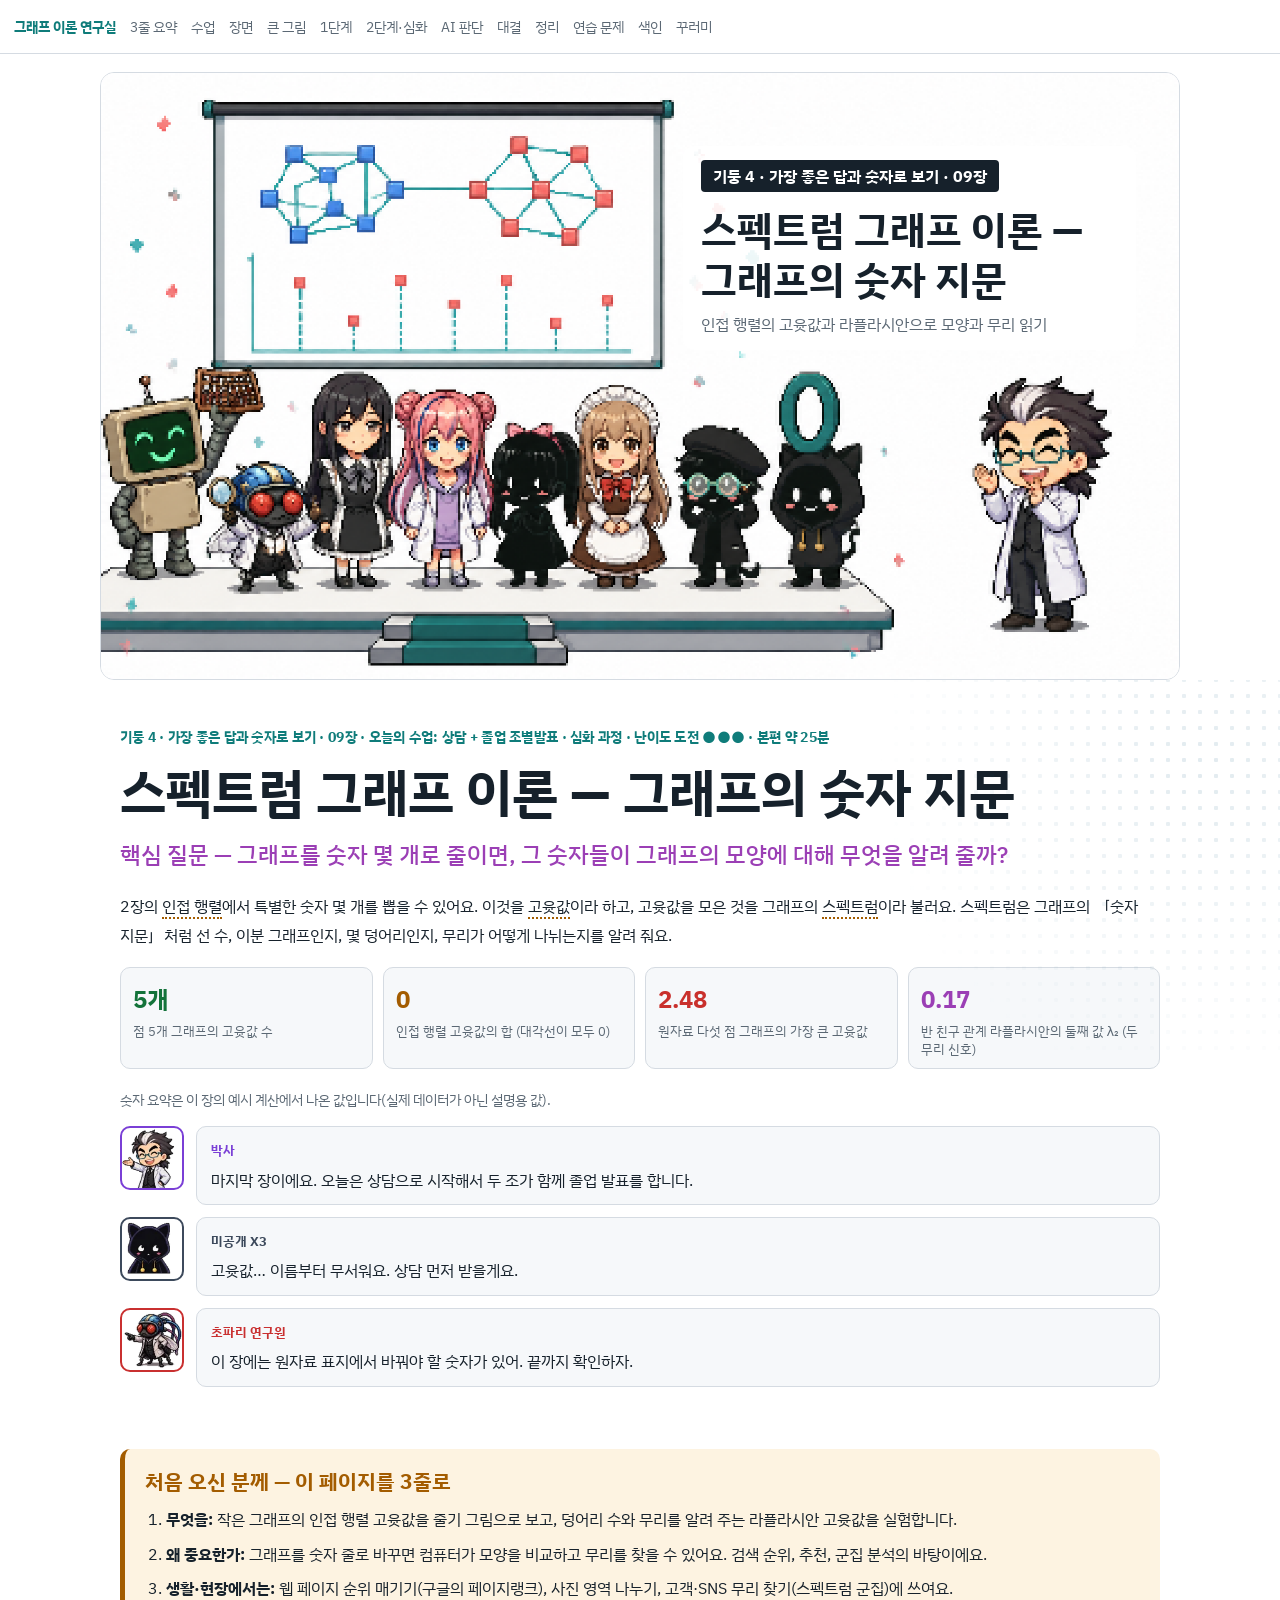
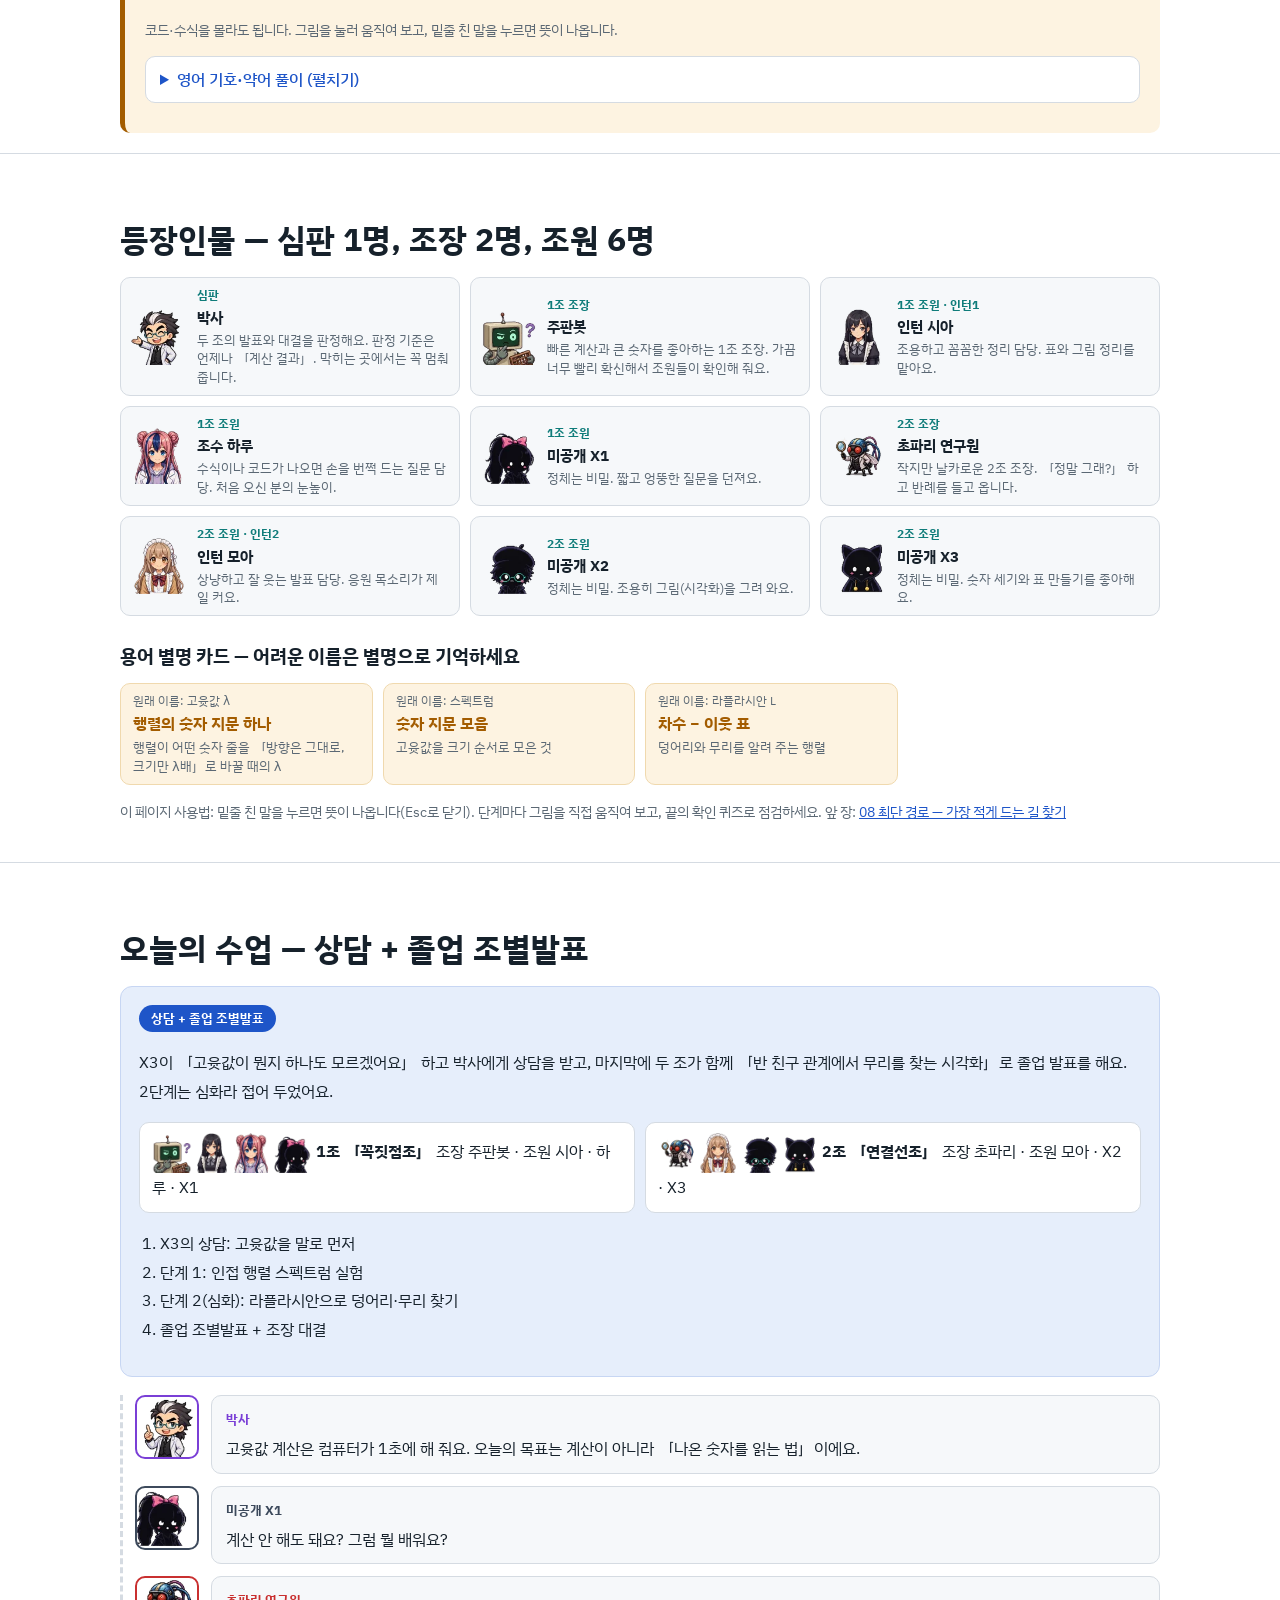
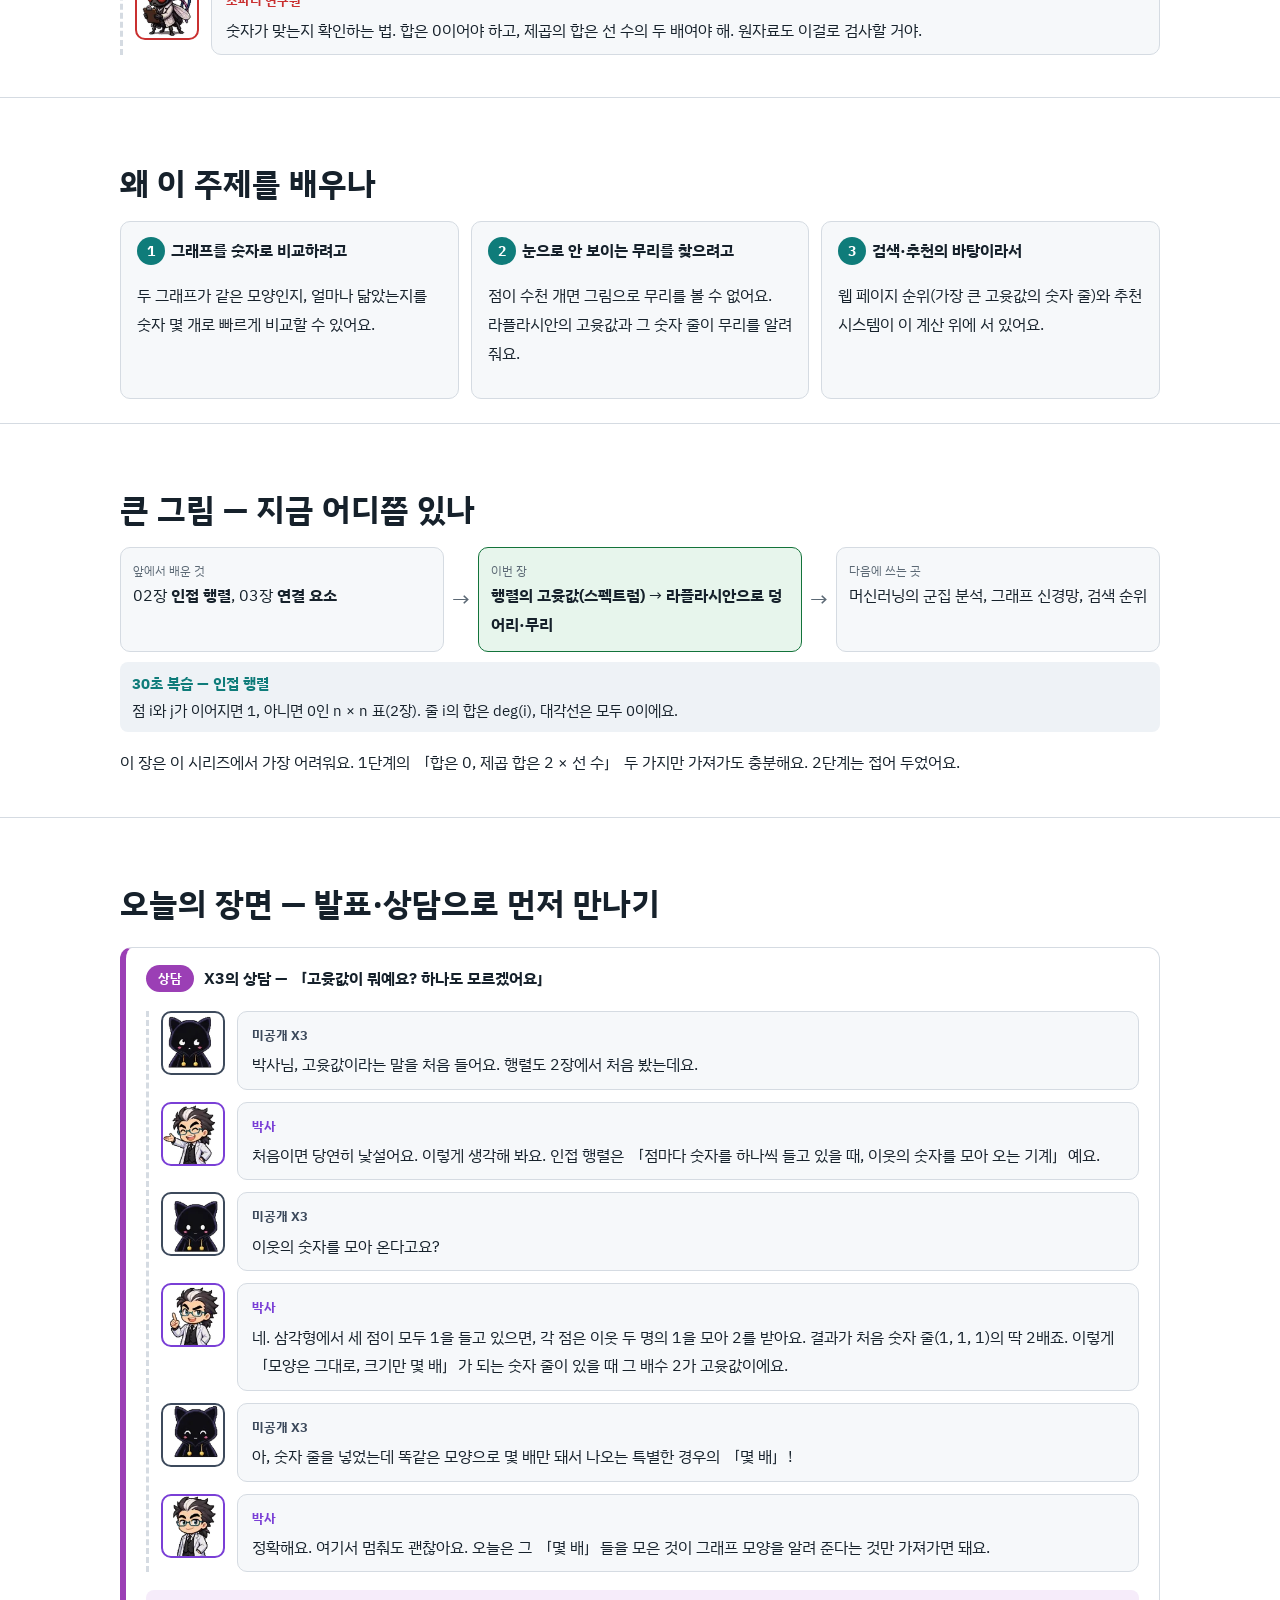
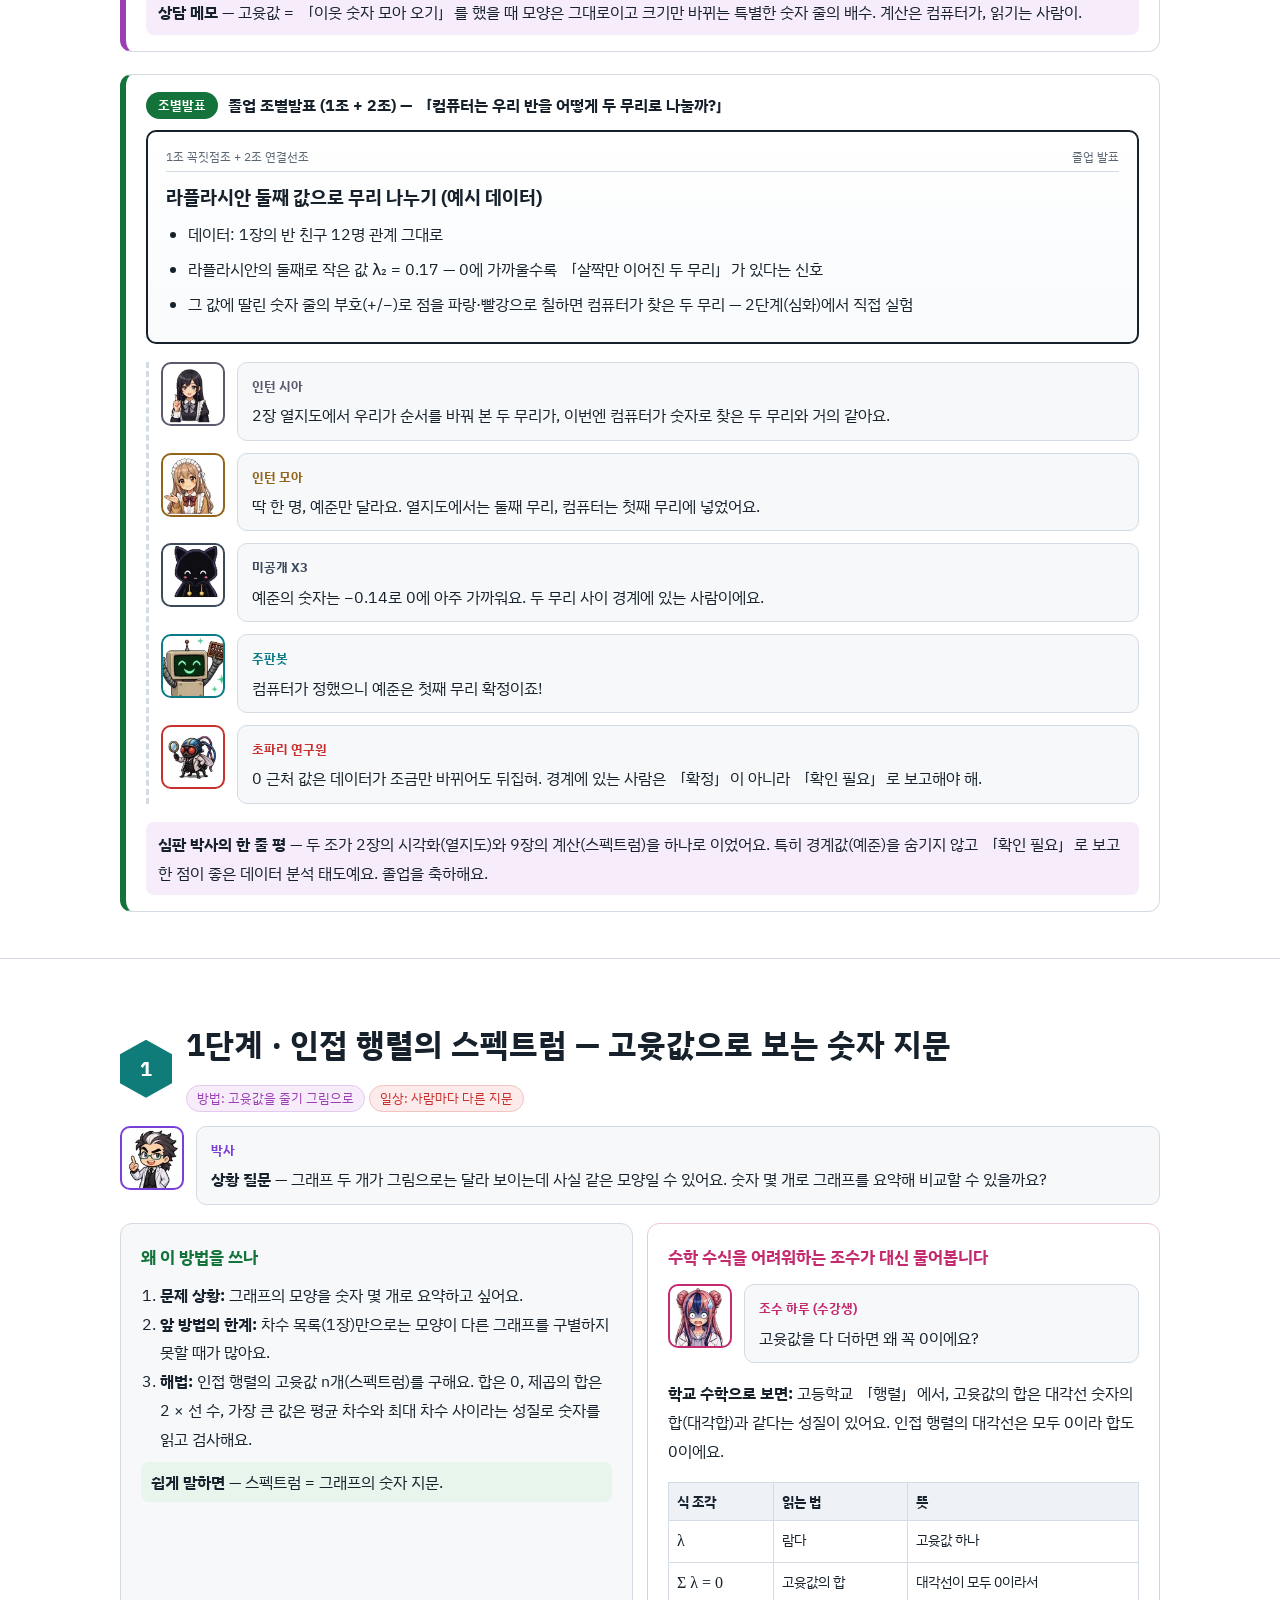
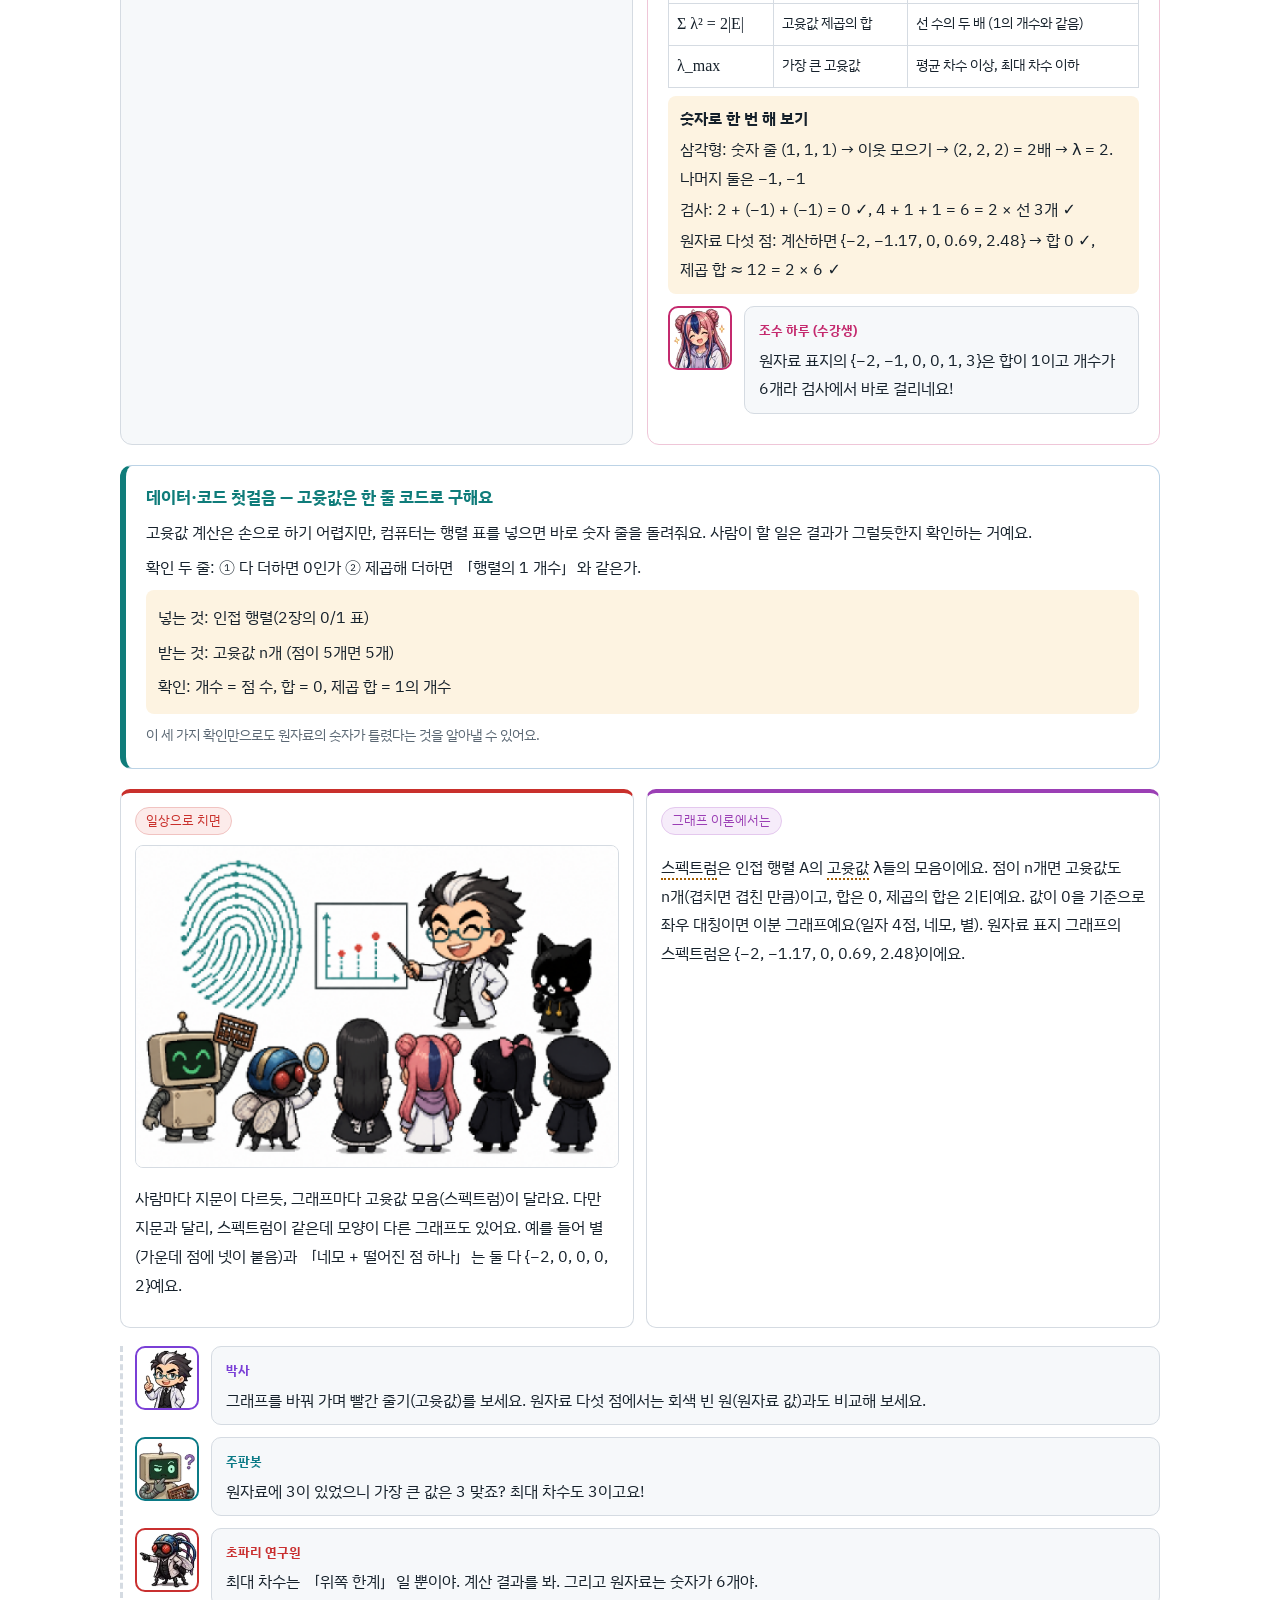
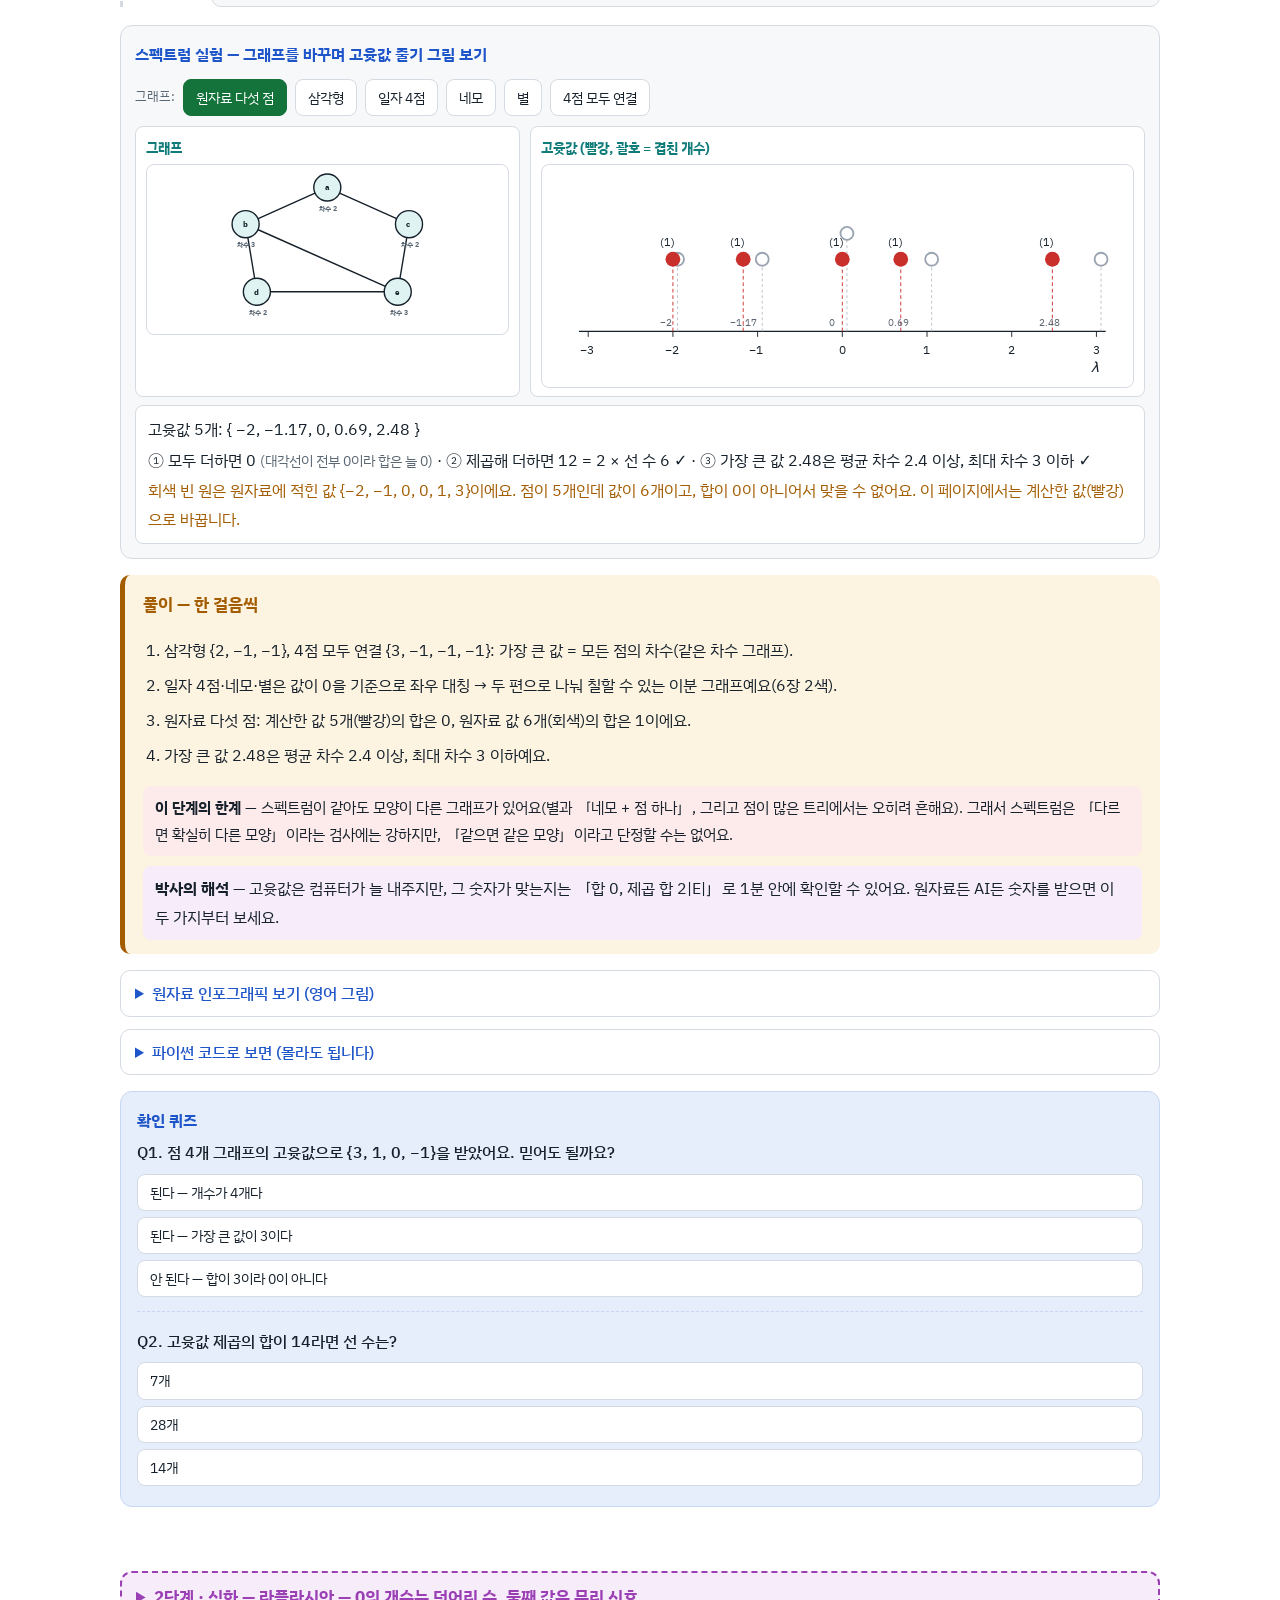
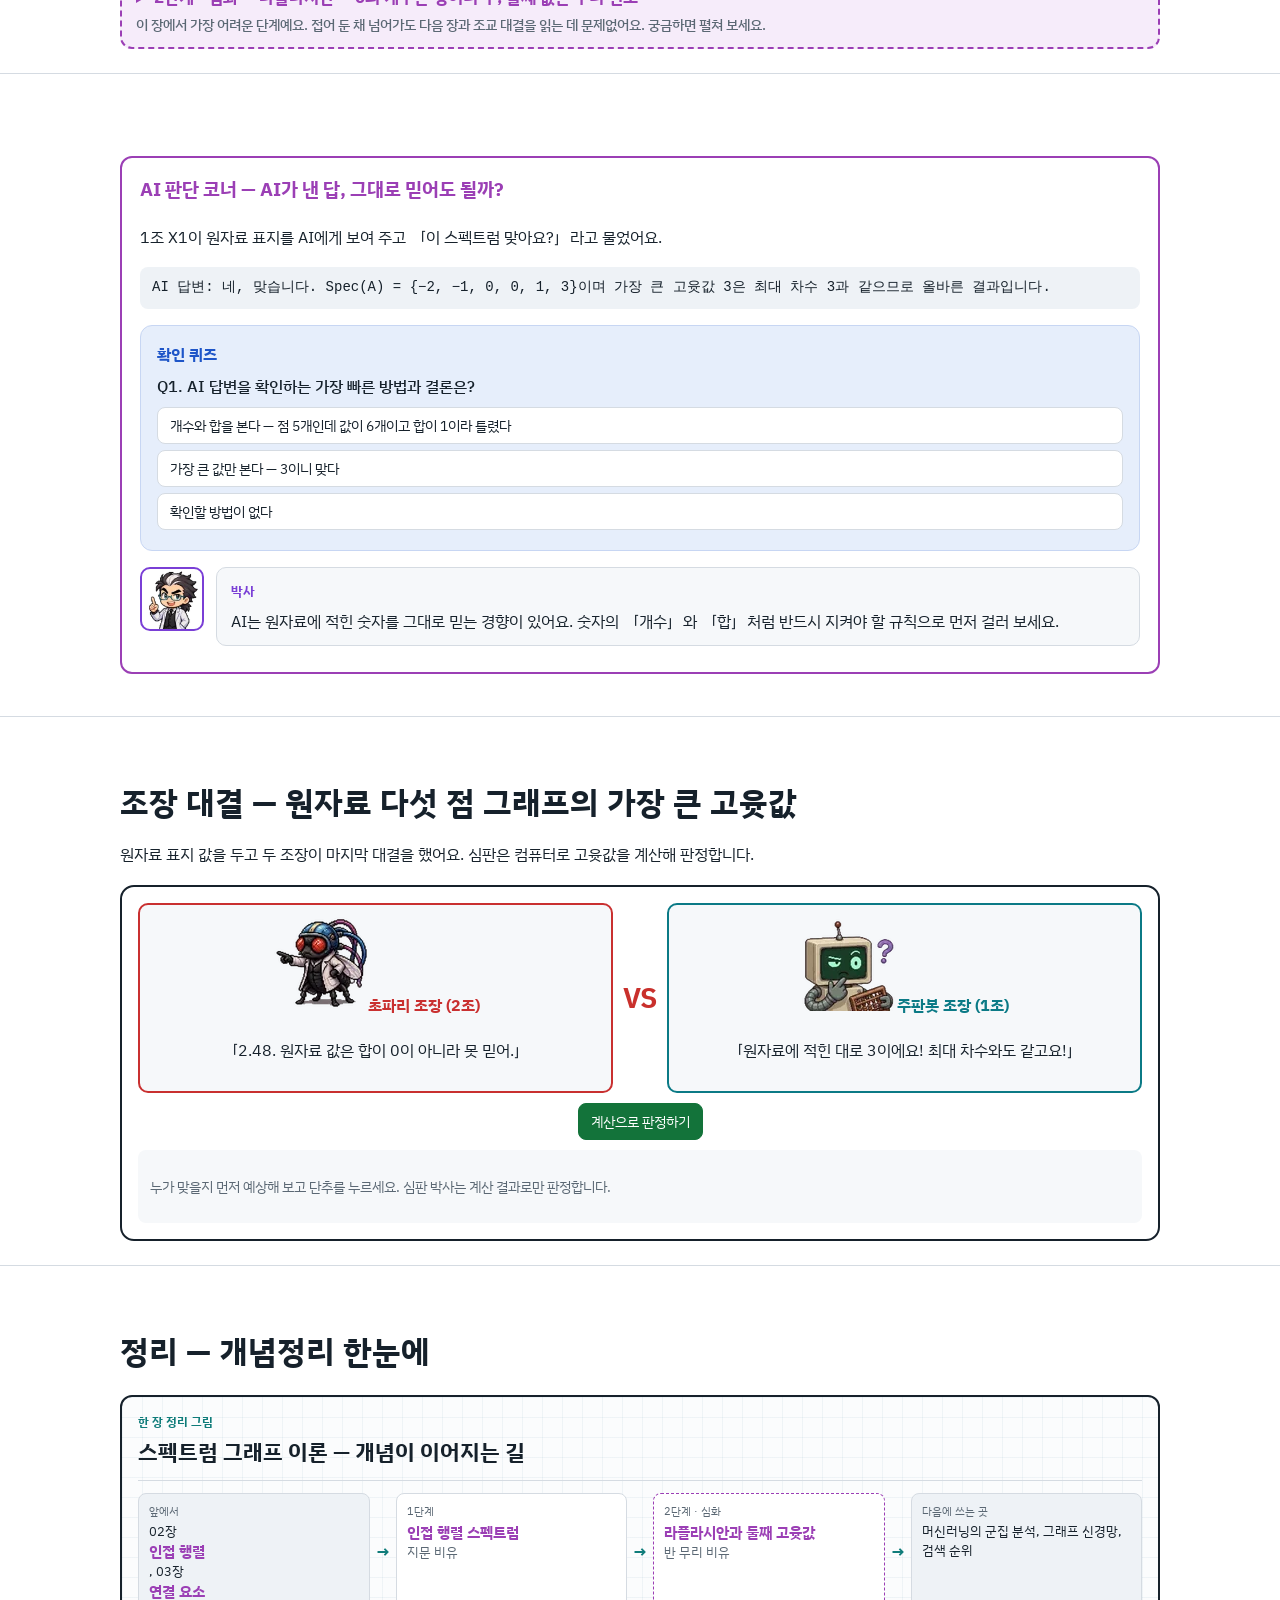
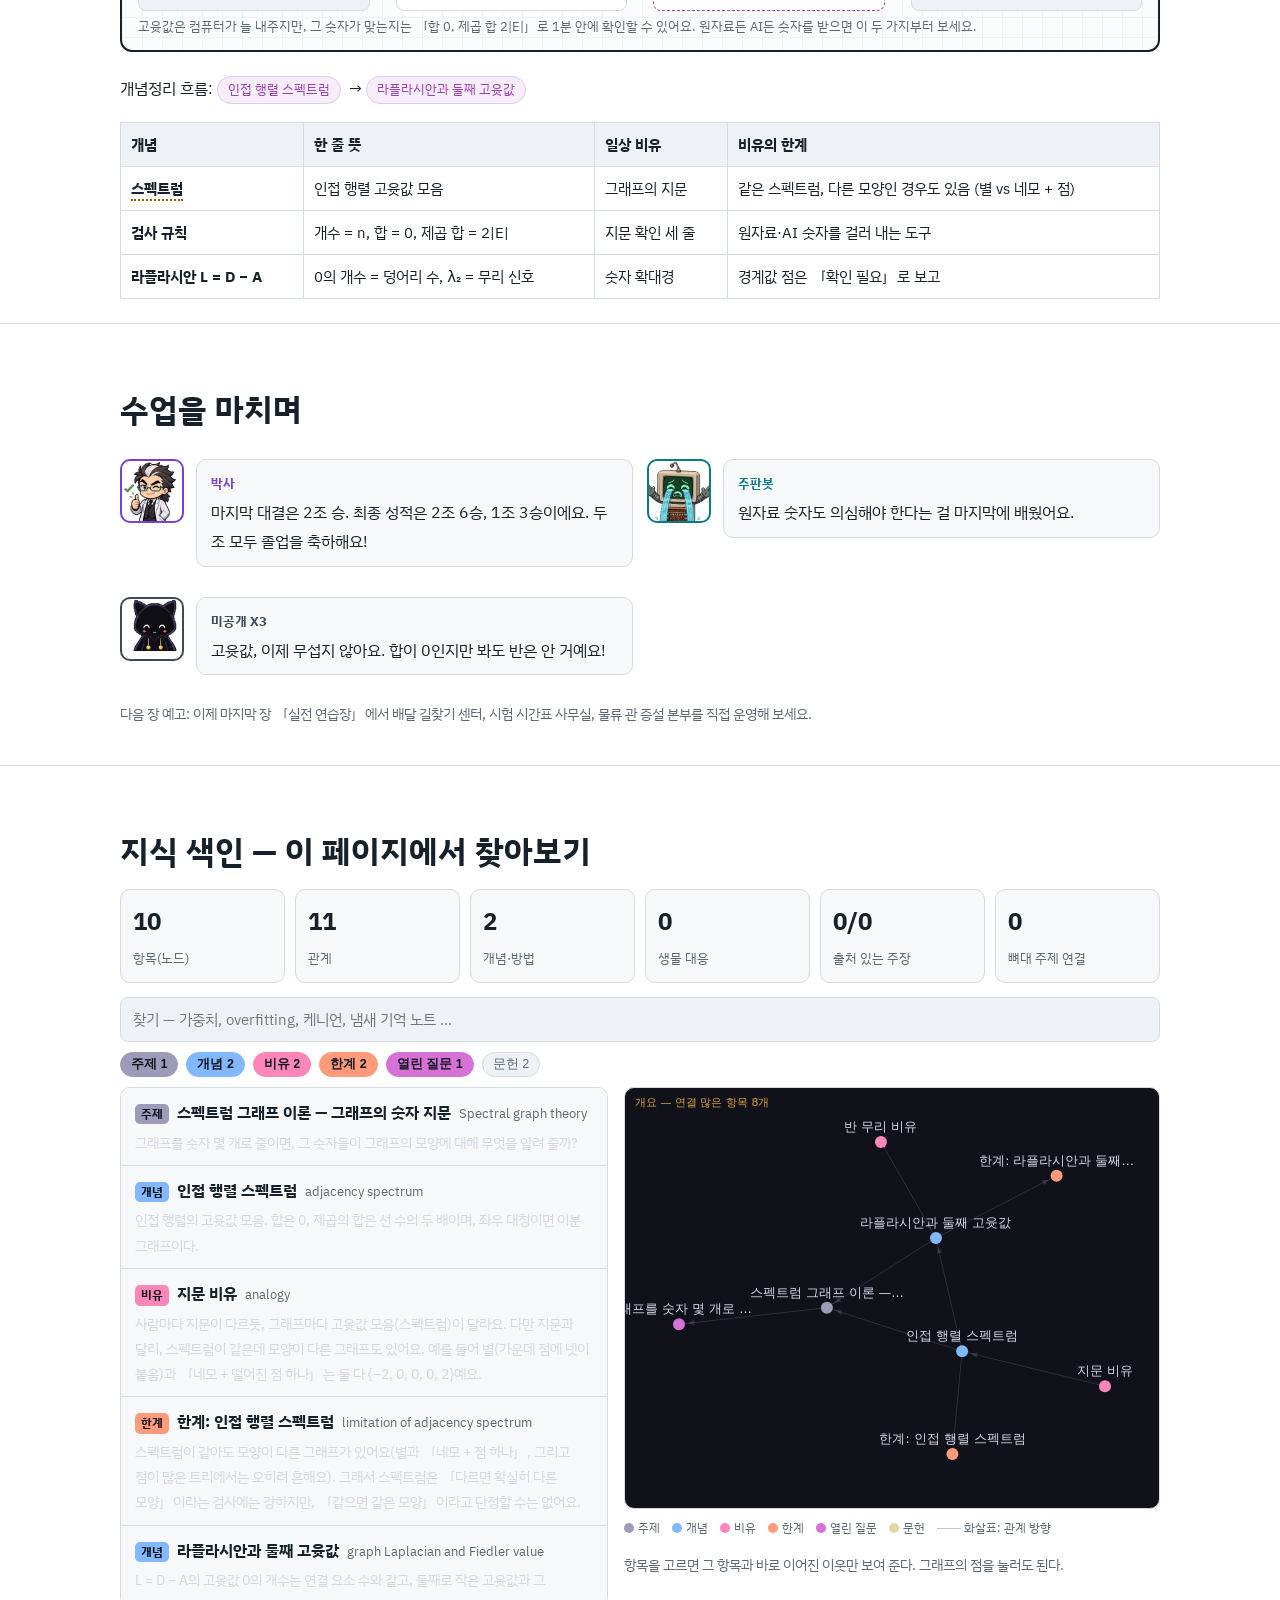
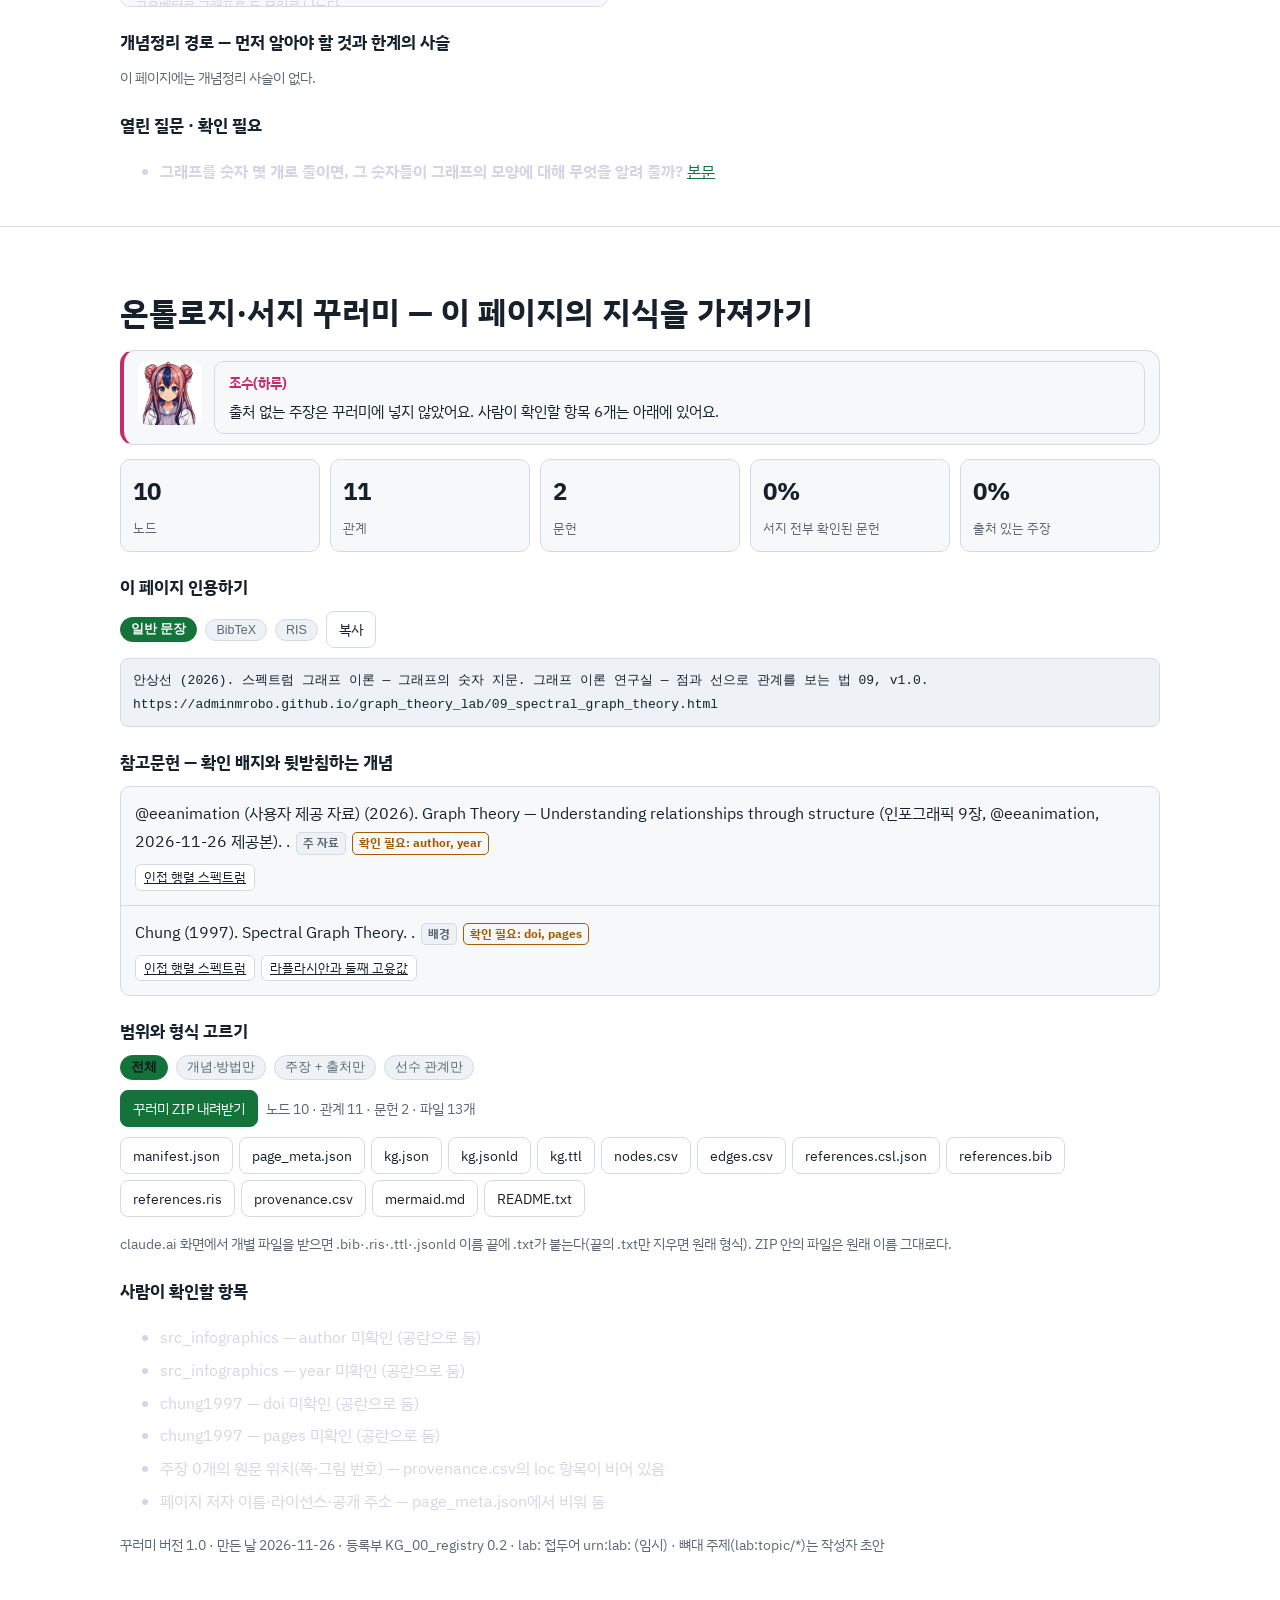
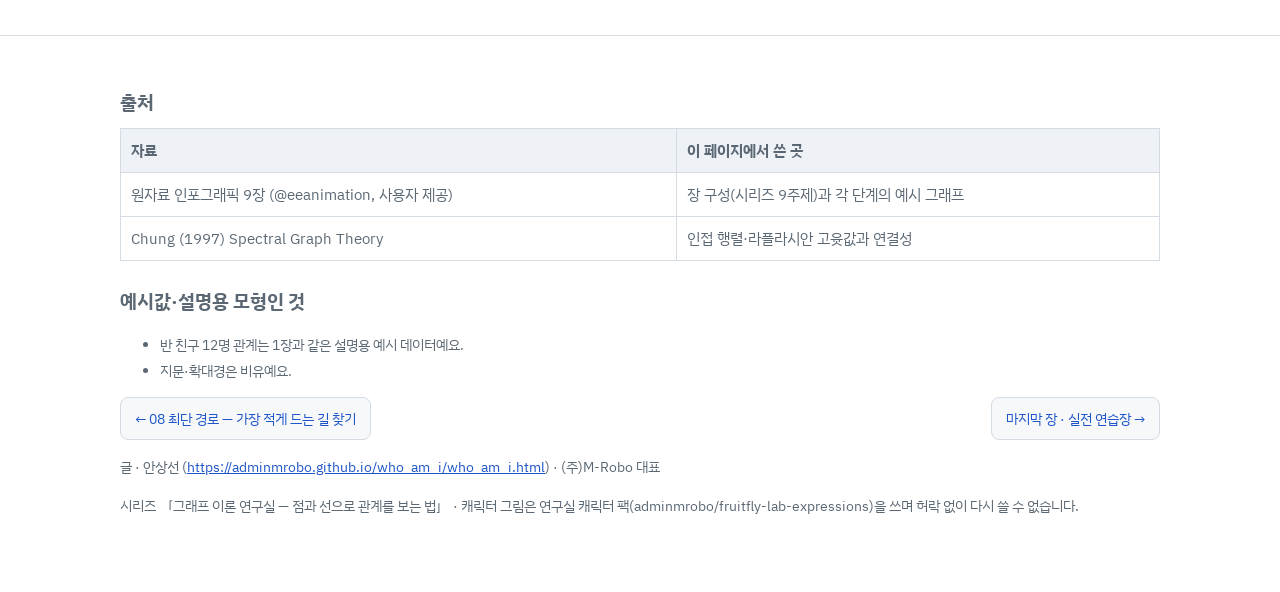
<file: 09_spectral_graph_theory.html>
<!DOCTYPE html><html lang="ko"><head>
<meta charset="utf-8">
<meta name="viewport" content="width=device-width, initial-scale=1, viewport-fit=cover">
<title>09 스펙트럼 그래프 이론 — 그래프의 숫자 지문 — 그래프 이론 연구실 — 점과 선으로 관계를 보는 법</title>
<meta name="description" content="그래프를 숫자 몇 개로 줄이면, 그 숫자들이 그래프의 모양에 대해 무엇을 알려 줄까?">
<meta property="og:title" content="09 스펙트럼 그래프 이론 — 그래프의 숫자 지문 — 그래프 이론 연구실 — 점과 선으로 관계를 보는 법">
<meta property="og:description" content="그래프를 숫자 몇 개로 줄이면, 그 숫자들이 그래프의 모양에 대해 무엇을 알려 줄까?">
<meta property="og:type" content="article">
<meta property="og:image" content="img/og/og_09.webp">
<link rel="preconnect" href="https://fonts.googleapis.com"><link rel="preconnect" href="https://fonts.gstatic.com" crossorigin>
<link href="https://fonts.googleapis.com/css2?family=IBM+Plex+Sans+KR:wght@400;500;700&display=swap" rel="stylesheet">
<link rel="stylesheet" href="assets/lab.css">
<!-- px-fix v1 --><style id="px-fix">img{image-rendering:auto!important}</style><script id="px-fix-js">(function(){var R=window.ResizeObserver;function f(i){var n=i.naturalWidth,w=i.getBoundingClientRect().width;if(!n||!w)return;var s=w*(window.devicePixelRatio||1)/n;i.style.setProperty("image-rendering",s>=1.95?"pixelated":"auto","important")}var ro=R?new R(function(es){es.forEach(function(e){f(e.target)})}):null;function a(i){if(i.__px)return;i.__px=1;i.addEventListener("load",function(){f(i)});if(ro)ro.observe(i);f(i)}function all(r){(r||document).querySelectorAll&&(r||document).querySelectorAll("img").forEach(a)}function go(){all();if(window.MutationObserver)new MutationObserver(function(ms){ms.forEach(function(m){m.addedNodes.forEach(function(n){if(n.nodeType!==1)return;if(n.tagName==="IMG")a(n);else all(n)})})}).observe(document.documentElement,{childList:true,subtree:true});window.addEventListener("resize",function(){document.querySelectorAll("img").forEach(f)})}if(document.readyState==="loading")document.addEventListener("DOMContentLoaded",go);else go()})();</script><!-- /px-fix -->
</head><body>
<nav class="top" aria-label="이 페이지 목차"><a class="logo" href="index.html">그래프 이론 연구실</a><a href="#three">3줄 요약</a><a href="#class">수업</a><a href="#scene">장면</a><a href="#map">큰 그림</a><a href="#lv1">1단계</a><a href="#lv2">2단계·심화</a><a href="#ai">AI 판단</a><a href="#duel">대결</a><a href="#sum">정리</a><a href="exercise/index.html#ex09">연습 문제</a><a href="#kg">색인</a><a href="#export">꾸러미</a></nav><div id="prog"></div>
<div class="cover has-img" id="top"><img class="cimg" src="img/cover/cover_09.webp" width="1920" height="1080" alt="스펙트럼 그래프 이론 — 그래프의 숫자 지문 표지 — 심판 박사, 조장 초파리와 주판봇, 미공개 X3"><div class="ctext"><span class="no">기둥 4 · 가장 좋은 답과 숫자로 보기 · 09장</span><h1>스펙트럼 그래프 이론 — 그래프의 숫자 지문</h1><p>인접 행렬의 고윳값과 라플라시안으로 모양과 무리 읽기</p></div></div>
<header class="hero"><div class="wrap">
<div class="kicker">기둥 4 · 가장 좋은 답과 숫자로 보기 · 09장 · 오늘의 수업: 상담 + 졸업 조별발표 · 심화 과정 · 난이도 도전 ●●● · 본편 약 25분</div>
<h1>스펙트럼 그래프 이론 — 그래프의 숫자 지문</h1>
<p class="q">핵심 질문 — 그래프를 숫자 몇 개로 줄이면, 그 숫자들이 그래프의 모양에 대해 무엇을 알려 줄까?</p>
<p>2장의 <span class="jt" data-t="인접 행렬" data-d="점 i와 j가 이어지면 i줄 j열에 1, 아니면 0인 n×n 표.">인접 행렬</span>에서 특별한 숫자 몇 개를 뽑을 수 있어요. 이것을 <span class="jt" data-t="고윳값" data-d="행렬이 어떤 숫자 줄을 모양은 그대로 두고 크기만 λ배로 바꿀 때의 λ.">고윳값</span>이라 하고, 고윳값을 모은 것을 그래프의 <span class="jt" data-t="스펙트럼" data-d="행렬의 고윳값 모음. 그래프의 숫자 지문.">스펙트럼</span>이라 불러요. 스펙트럼은 그래프의 「숫자 지문」처럼 선 수, 이분 그래프인지, 몇 덩어리인지, 무리가 어떻게 나뉘는지를 알려 줘요.</p>
<div class="kpis"><div class="kpi g"><b>5개</b><span>점 5개 그래프의 고윳값 수</span></div><div class="kpi a"><b>0</b><span>인접 행렬 고윳값의 합 (대각선이 모두 0)</span></div><div class="kpi r"><b>2.48</b><span>원자료 다섯 점 그래프의 가장 큰 고윳값</span></div><div class="kpi m"><b>0.17</b><span>반 친구 관계 라플라시안의 둘째 값 λ₂ (두 무리 신호)</span></div></div>
<p class="note">숫자 요약은 이 장의 예시 계산에서 나온 값입니다(실제 데이터가 아닌 설명용 값).</p>
<div class="say" data-who="doc"><img class="who" data-who="doc" data-mood="front" alt="" aria-hidden="true"><div><b class="name">박사</b><p>마지막 장이에요. 오늘은 상담으로 시작해서 두 조가 함께 졸업 발표를 합니다.</p></div></div><div class="say" data-who="x3"><img class="who" data-who="x3" data-mood="e09" alt="" aria-hidden="true"><div><b class="name">미공개 X3</b><p>고윳값… 이름부터 무서워요. 상담 먼저 받을게요.</p></div></div><div class="say" data-who="fly"><img class="who" data-who="fly" data-mood="point" alt="" aria-hidden="true"><div><b class="name">초파리 연구원</b><p>이 장에는 원자료 표지에서 바꿔야 할 숫자가 있어. 끝까지 확인하자.</p></div></div>
</div></header>
<div class="wrap"><div class="three" id="three"><h2>처음 오신 분께 — 이 페이지를 3줄로</h2><ol>
<li><b>무엇을:</b> 작은 그래프의 인접 행렬 고윳값을 줄기 그림으로 보고, 덩어리 수와 무리를 알려 주는 라플라시안 고윳값을 실험합니다.</li><li><b>왜 중요한가:</b> 그래프를 숫자 줄로 바꾸면 컴퓨터가 모양을 비교하고 무리를 찾을 수 있어요. 검색 순위, 추천, 군집 분석의 바탕이에요.</li><li><b>생활·현장에서는:</b> 웹 페이지 순위 매기기(구글의 페이지랭크), 사진 영역 나누기, 고객·SNS 무리 찾기(스펙트럼 군집)에 쓰여요.</li></ol>
<p class="note">코드·수식을 몰라도 됩니다. 그림을 눌러 움직여 보고, 밑줄 친 말을 누르면 뜻이 나옵니다.</p>
<details><summary>영어 기호·약어 풀이 (펼치기)</summary><ul><li><b>A</b> — 인접 행렬 (2장)</li><li><b>λ</b> — 람다 — 고윳값 하나</li><li><b>Spec(A)</b> — 스펙트럼 — A의 고윳값 모음 (겹치면 겹친 만큼)</li><li><b>L = D − A</b> — 라플라시안 — 차수 표 D에서 인접 행렬 A를 뺀 표</li><li><b>λ₂</b> — 람다 이 — 라플라시안의 둘째로 작은 고윳값</li></ul></details>
</div></div>
<section class="level" id="cast"><div class="wrap"><h2>등장인물 — 심판 1명, 조장 2명, 조원 6명</h2>
<div class="cast"><div><img class="" data-who="doc" data-mood="front" alt="" aria-hidden="true"><div><span class="role">심판</span><b>박사</b><span>두 조의 발표와 대결을 판정해요. 판정 기준은 언제나 「계산 결과」. 막히는 곳에서는 꼭 멈춰 줍니다.</span></div></div><div><img class="" data-who="robo" data-mood="calc" alt="" aria-hidden="true"><div><span class="role">1조 조장</span><b>주판봇</b><span>빠른 계산과 큰 숫자를 좋아하는 1조 조장. 가끔 너무 빨리 확신해서 조원들이 확인해 줘요.</span></div></div><div><img class="" data-who="sia" data-mood="e13" alt="" aria-hidden="true"><div><span class="role">1조 조원 · 인턴1</span><b>인턴 시아</b><span>조용하고 꼼꼼한 정리 담당. 표와 그림 정리를 맡아요.</span></div></div><div><img class="" data-who="asst" data-mood="e13" alt="" aria-hidden="true"><div><span class="role">1조 조원</span><b>조수 하루</b><span>수식이나 코드가 나오면 손을 번쩍 드는 질문 담당. 처음 오신 분의 눈높이.</span></div></div><div><img class="" data-who="x1" data-mood="e13" alt="" aria-hidden="true"><div><span class="role">1조 조원</span><b>미공개 X1</b><span>정체는 비밀. 짧고 엉뚱한 질문을 던져요.</span></div></div><div><img class="" data-who="fly" data-mood="magnify" alt="" aria-hidden="true"><div><span class="role">2조 조장</span><b>초파리 연구원</b><span>작지만 날카로운 2조 조장. 「정말 그래?」 하고 반례를 들고 옵니다.</span></div></div><div><img class="" data-who="moa" data-mood="e13" alt="" aria-hidden="true"><div><span class="role">2조 조원 · 인턴2</span><b>인턴 모아</b><span>상냥하고 잘 웃는 발표 담당. 응원 목소리가 제일 커요.</span></div></div><div><img class="" data-who="x2" data-mood="e13" alt="" aria-hidden="true"><div><span class="role">2조 조원</span><b>미공개 X2</b><span>정체는 비밀. 조용히 그림(시각화)을 그려 와요.</span></div></div><div><img class="" data-who="x3" data-mood="e13" alt="" aria-hidden="true"><div><span class="role">2조 조원</span><b>미공개 X3</b><span>정체는 비밀. 숫자 세기와 표 만들기를 좋아해요.</span></div></div></div>
<h3>용어 별명 카드 — 어려운 이름은 별명으로 기억하세요</h3><div class="nick"><div><span class="role">원래 이름: 고윳값 λ</span><b>행렬의 숫자 지문 하나</b><span>행렬이 어떤 숫자 줄을 「방향은 그대로, 크기만 λ배」로 바꿀 때의 λ</span></div><div><span class="role">원래 이름: 스펙트럼</span><b>숫자 지문 모음</b><span>고윳값을 크기 순서로 모은 것</span></div><div><span class="role">원래 이름: 라플라시안 L</span><b>차수 − 이웃 표</b><span>덩어리와 무리를 알려 주는 행렬</span></div></div>
<p class="note">이 페이지 사용법: 밑줄 친 말을 누르면 뜻이 나옵니다(Esc로 닫기). 단계마다 그림을 직접 움직여 보고, 끝의 확인 퀴즈로 점검하세요. 앞 장: <a href="08_shortest_paths.html">08 최단 경로 — 가장 적게 드는 길 찾기</a></p>
</div></section>
<section class="level" id="class"><div class="wrap"><h2>오늘의 수업 — 상담 + 졸업 조별발표</h2>
<div class="klass"><span class="fmt">상담 + 졸업 조별발표</span><p>X3이 「고윳값이 뭔지 하나도 모르겠어요」 하고 박사에게 상담을 받고, 마지막에 두 조가 함께 「반 친구 관계에서 무리를 찾는 시각화」로 졸업 발표를 해요. 2단계는 심화라 접어 두었어요.</p><div class="groups"><div><img class="" data-who="robo" data-mood="calc" alt="" aria-hidden="true"><img class="" data-who="sia" data-mood="e13" alt="" aria-hidden="true"><img class="" data-who="asst" data-mood="e13" alt="" aria-hidden="true"><img class="" data-who="x1" data-mood="e13" alt="" aria-hidden="true"> <b>1조 「꼭짓점조」</b> 조장 주판봇 · 조원 시아 · 하루 · X1</div><div><img class="" data-who="fly" data-mood="magnify" alt="" aria-hidden="true"><img class="" data-who="moa" data-mood="e13" alt="" aria-hidden="true"><img class="" data-who="x2" data-mood="e13" alt="" aria-hidden="true"><img class="" data-who="x3" data-mood="e13" alt="" aria-hidden="true"> <b>2조 「연결선조」</b> 조장 초파리 · 조원 모아 · X2 · X3</div></div><ol><li>X3의 상담: 고윳값을 말로 먼저</li><li>단계 1: 인접 행렬 스펙트럼 실험</li><li>단계 2(심화): 라플라시안으로 덩어리·무리 찾기</li><li>졸업 조별발표 + 조장 대결</li></ol></div>
<div class="talk"><div class="say" data-who="doc"><img class="who" data-who="doc" data-mood="board" alt="" aria-hidden="true"><div><b class="name">박사</b><p>고윳값 계산은 컴퓨터가 1초에 해 줘요. 오늘의 목표는 계산이 아니라 「나온 숫자를 읽는 법」이에요.</p></div></div><div class="say" data-who="x1"><img class="who" data-who="x1" data-mood="e09" alt="" aria-hidden="true"><div><b class="name">미공개 X1</b><p>계산 안 해도 돼요? 그럼 뭘 배워요?</p></div></div><div class="say" data-who="fly"><img class="who" data-who="fly" data-mood="clip" alt="" aria-hidden="true"><div><b class="name">초파리 연구원</b><p>숫자가 맞는지 확인하는 법. 합은 0이어야 하고, 제곱의 합은 선 수의 두 배여야 해. 원자료도 이걸로 검사할 거야.</p></div></div></div></div></section>
<section class="level" id="why"><div class="wrap"><h2>왜 이 주제를 배우나</h2><div class="steps"><div><b class="n">1</b><b>그래프를 숫자로 비교하려고</b><p>두 그래프가 같은 모양인지, 얼마나 닮았는지를 숫자 몇 개로 빠르게 비교할 수 있어요.</p></div><div><b class="n">2</b><b>눈으로 안 보이는 무리를 찾으려고</b><p>점이 수천 개면 그림으로 무리를 볼 수 없어요. 라플라시안의 고윳값과 그 숫자 줄이 무리를 알려 줘요.</p></div><div><b class="n">3</b><b>검색·추천의 바탕이라서</b><p>웹 페이지 순위(가장 큰 고윳값의 숫자 줄)와 추천 시스템이 이 계산 위에 서 있어요.</p></div></div></div></section>
<section class="level" id="map"><div class="wrap"><h2>큰 그림 — 지금 어디쯤 있나</h2>
<div class="map3"><div><small>앞에서 배운 것</small>02장 <b>인접 행렬</b>, 03장 <b>연결 요소</b></div><i aria-hidden="true">→</i><div class="now"><small>이번 장</small><b>행렬의 고윳값(스펙트럼)</b> → <b>라플라시안으로 덩어리·무리</b></div><i aria-hidden="true">→</i><div><small>다음에 쓰는 곳</small>머신러닝의 군집 분석, 그래프 신경망, 검색 순위</div></div>
<div class="recap"><b>30초 복습 — 인접 행렬</b><br>점 i와 j가 이어지면 1, 아니면 0인 n × n 표(2장). 줄 i의 합은 deg(i), 대각선은 모두 0이에요.</div><p>이 장은 이 시리즈에서 가장 어려워요. 1단계의 「합은 0, 제곱 합은 2 × 선 수」 두 가지만 가져가도 충분해요. 2단계는 접어 두었어요.</p></div></section>
<section class="level" id="scene"><div class="wrap"><h2>오늘의 장면 — 발표·상담으로 먼저 만나기</h2><div class="scene-card m"><div class="sc-head"><span class="sc-tag">상담</span><b>X3의 상담 — 「고윳값이 뭐예요? 하나도 모르겠어요」</b></div><div class="talk"><div class="say" data-who="x3"><img class="who" data-who="x3" data-mood="e09" alt="" aria-hidden="true"><div><b class="name">미공개 X3</b><p>박사님, 고윳값이라는 말을 처음 들어요. 행렬도 2장에서 처음 봤는데요.</p></div></div><div class="say" data-who="doc"><img class="who" data-who="doc" data-mood="front" alt="" aria-hidden="true"><div><b class="name">박사</b><p>처음이면 당연히 낯설어요. 이렇게 생각해 봐요. 인접 행렬은 「점마다 숫자를 하나씩 들고 있을 때, 이웃의 숫자를 모아 오는 기계」예요.</p></div></div><div class="say" data-who="x3"><img class="who" data-who="x3" data-mood="e13" alt="" aria-hidden="true"><div><b class="name">미공개 X3</b><p>이웃의 숫자를 모아 온다고요?</p></div></div><div class="say" data-who="doc"><img class="who" data-who="doc" data-mood="board" alt="" aria-hidden="true"><div><b class="name">박사</b><p>네. 삼각형에서 세 점이 모두 1을 들고 있으면, 각 점은 이웃 두 명의 1을 모아 2를 받아요. 결과가 처음 숫자 줄(1, 1, 1)의 딱 2배죠. 이렇게 「모양은 그대로, 크기만 몇 배」가 되는 숫자 줄이 있을 때 그 배수 2가 고윳값이에요.</p></div></div><div class="say" data-who="x3"><img class="who" data-who="x3" data-mood="e16" alt="" aria-hidden="true"><div><b class="name">미공개 X3</b><p>아, 숫자 줄을 넣었는데 똑같은 모양으로 몇 배만 돼서 나오는 특별한 경우의 「몇 배」!</p></div></div><div class="say" data-who="doc"><img class="who" data-who="doc" data-mood="smile" alt="" aria-hidden="true"><div><b class="name">박사</b><p>정확해요. 여기서 멈춰도 괜찮아요. 오늘은 그 「몇 배」들을 모은 것이 그래프 모양을 알려 준다는 것만 가져가면 돼요.</p></div></div></div><div class="interp"><b>상담 메모</b> — 고윳값 = 「이웃 숫자 모아 오기」를 했을 때 모양은 그대로이고 크기만 바뀌는 특별한 숫자 줄의 배수. 계산은 컴퓨터가, 읽기는 사람이.</div></div><div class="scene-card g"><div class="sc-head"><span class="sc-tag">조별발표</span><b>졸업 조별발표 (1조 + 2조) — 「컴퓨터는 우리 반을 어떻게 두 무리로 나눌까?」</b></div><div class="slide"><div class="sl-top"><span>1조 꼭짓점조 + 2조 연결선조</span><span>졸업 발표</span></div><h3>라플라시안 둘째 값으로 무리 나누기 (예시 데이터)</h3><ul><li>데이터: 1장의 반 친구 12명 관계 그대로</li><li>라플라시안의 둘째로 작은 값 λ₂ = 0.17 — 0에 가까울수록 「살짝만 이어진 두 무리」가 있다는 신호</li><li>그 값에 딸린 숫자 줄의 부호(+/−)로 점을 파랑·빨강으로 칠하면 컴퓨터가 찾은 두 무리 — 2단계(심화)에서 직접 실험</li></ul></div><div class="talk"><div class="say" data-who="sia"><img class="who" data-who="sia" data-mood="e07" alt="" aria-hidden="true"><div><b class="name">인턴 시아</b><p>2장 열지도에서 우리가 순서를 바꿔 본 두 무리가, 이번엔 컴퓨터가 숫자로 찾은 두 무리와 거의 같아요.</p></div></div><div class="say" data-who="moa"><img class="who" data-who="moa" data-mood="e08" alt="" aria-hidden="true"><div><b class="name">인턴 모아</b><p>딱 한 명, 예준만 달라요. 열지도에서는 둘째 무리, 컴퓨터는 첫째 무리에 넣었어요.</p></div></div><div class="say" data-who="x3"><img class="who" data-who="x3" data-mood="e16" alt="" aria-hidden="true"><div><b class="name">미공개 X3</b><p>예준의 숫자는 −0.14로 0에 아주 가까워요. 두 무리 사이 경계에 있는 사람이에요.</p></div></div><div class="say" data-who="robo"><img class="who" data-who="robo" data-mood="happy" alt="" aria-hidden="true"><div><b class="name">주판봇</b><p>컴퓨터가 정했으니 예준은 첫째 무리 확정이죠!</p></div></div><div class="say" data-who="fly"><img class="who" data-who="fly" data-mood="magnify" alt="" aria-hidden="true"><div><b class="name">초파리 연구원</b><p>0 근처 값은 데이터가 조금만 바뀌어도 뒤집혀. 경계에 있는 사람은 「확정」이 아니라 「확인 필요」로 보고해야 해.</p></div></div></div><div class="interp"><b>심판 박사의 한 줄 평</b> — 두 조가 2장의 시각화(열지도)와 9장의 계산(스펙트럼)을 하나로 이었어요. 특히 경계값(예준)을 숨기지 않고 「확인 필요」로 보고한 점이 좋은 데이터 분석 태도예요. 졸업을 축하해요.</div></div></div></section>
<section class="level" id="lv1"><div class="wrap"><div class="lvhead"><div class="hex" aria-hidden="true">1</div><div><h2>1단계 · 인접 행렬의 스펙트럼 — 고윳값으로 보는 숫자 지문</h2><span class="tag nn">방법: 고윳값을 줄기 그림으로</span><span class="tag fly">일상: 사람마다 다른 지문</span></div></div><div class="say" data-who="doc"><img class="who" data-who="doc" data-mood="board" alt="" aria-hidden="true"><div><b class="name">박사</b><p><b>상황 질문</b> — 그래프 두 개가 그림으로는 달라 보이는데 사실 같은 모양일 수 있어요. 숫자 몇 개로 그래프를 요약해 비교할 수 있을까요?</p></div></div><div class="twobox"><div class="whybox"><h3>왜 이 방법을 쓰나</h3><ol><li><b>문제 상황:</b> 그래프의 모양을 숫자 몇 개로 요약하고 싶어요.</li><li><b>앞 방법의 한계:</b> 차수 목록(1장)만으로는 모양이 다른 그래프를 구별하지 못할 때가 많아요.</li><li><b>해법:</b> 인접 행렬의 고윳값 n개(스펙트럼)를 구해요. 합은 0, 제곱의 합은 2 × 선 수, 가장 큰 값은 평균 차수와 최대 차수 사이라는 성질로 숫자를 읽고 검사해요.</li></ol><div class="easy"><b>쉽게 말하면</b> — 스펙트럼 = 그래프의 숫자 지문.</div></div><div class="mathbox"><h3>수학 수식을 어려워하는 조수가 대신 물어봅니다</h3><div class="say" data-who="asst"><img class="who" data-who="asst" data-mood="shock" alt="" aria-hidden="true"><div><b class="name">조수 하루 (수강생)</b><p>고윳값을 다 더하면 왜 꼭 0이에요?</p></div></div><p><b>학교 수학으로 보면:</b> 고등학교 「행렬」에서, 고윳값의 합은 대각선 숫자의 합(대각합)과 같다는 성질이 있어요. 인접 행렬의 대각선은 모두 0이라 합도 0이에요.</p><table class="sym"><thead><tr><th>식 조각</th><th>읽는 법</th><th>뜻</th></tr></thead><tbody><tr><td>λ</td><td>람다</td><td>고윳값 하나</td></tr><tr><td>Σ λ = 0</td><td>고윳값의 합</td><td>대각선이 모두 0이라서</td></tr><tr><td>Σ λ² = 2|E|</td><td>고윳값 제곱의 합</td><td>선 수의 두 배 (1의 개수와 같음)</td></tr><tr><td>λ_max</td><td>가장 큰 고윳값</td><td>평균 차수 이상, 최대 차수 이하</td></tr></tbody></table><div class="tryit"><b>숫자로 한 번 해 보기</b><p>삼각형: 숫자 줄 (1, 1, 1) → 이웃 모으기 → (2, 2, 2) = 2배 → λ = 2. 나머지 둘은 −1, −1</p><p>검사: 2 + (−1) + (−1) = 0 ✓, 4 + 1 + 1 = 6 = 2 × 선 3개 ✓</p><p>원자료 다섯 점: 계산하면 {−2, −1.17, 0, 0.69, 2.48} → 합 0 ✓, 제곱 합 ≈ 12 = 2 × 6 ✓</p></div><div class="say" data-who="asst"><img class="who" data-who="asst" data-mood="spark" alt="" aria-hidden="true"><div><b class="name">조수 하루 (수강생)</b><p>원자료 표지의 {−2, −1, 0, 0, 1, 3}은 합이 1이고 개수가 6개라 검사에서 바로 걸리네요!</p></div></div></div></div><div class="vecbox"><h3>데이터·코드 첫걸음 — 고윳값은 한 줄 코드로 구해요</h3><p>고윳값 계산은 손으로 하기 어렵지만, 컴퓨터는 행렬 표를 넣으면 바로 숫자 줄을 돌려줘요. 사람이 할 일은 결과가 그럴듯한지 확인하는 거예요.</p><p>확인 두 줄: ① 다 더하면 0인가 ② 제곱해 더하면 「행렬의 1 개수」와 같은가.</p><div class="tryit"><p>넣는 것: 인접 행렬(2장의 0/1 표)</p><p>받는 것: 고윳값 n개 (점이 5개면 5개)</p><p>확인: 개수 = 점 수, 합 = 0, 제곱 합 = 1의 개수</p></div><p class="note">이 세 가지 확인만으로도 원자료의 숫자가 틀렸다는 것을 알아낼 수 있어요.</p></div><div class="pair"><div><span class="tag fly">일상으로 치면</span><img class="scene" loading="lazy" src="img/scene/scene_09_lv1.webp" width="1200" height="800" alt="지문 비유 장면 그림"><p>사람마다 지문이 다르듯, 그래프마다 고윳값 모음(스펙트럼)이 달라요. 다만 지문과 달리, 스펙트럼이 같은데 모양이 다른 그래프도 있어요. 예를 들어 별(가운데 점에 넷이 붙음)과 「네모 + 떨어진 점 하나」는 둘 다 {−2, 0, 0, 0, 2}예요.</p></div><div><span class="tag nn">그래프 이론에서는</span><p><span class="jt" data-t="스펙트럼" data-d="행렬의 고윳값 모음. 그래프의 숫자 지문.">스펙트럼</span>은 인접 행렬 A의 <span class="jt" data-t="고윳값" data-d="행렬이 어떤 숫자 줄을 모양은 그대로 두고 크기만 λ배로 바꿀 때의 λ.">고윳값</span> λ들의 모음이에요. 점이 n개면 고윳값도 n개(겹치면 겹친 만큼)이고, 합은 0, 제곱의 합은 2|E|예요. 값이 0을 기준으로 좌우 대칭이면 이분 그래프예요(일자 4점, 네모, 별). 원자료 표지 그래프의 스펙트럼은 {−2, −1.17, 0, 0.69, 2.48}이에요.</p></div></div><div class="talk"><div class="say" data-who="doc"><img class="who" data-who="doc" data-mood="board" alt="" aria-hidden="true"><div><b class="name">박사</b><p>그래프를 바꿔 가며 빨간 줄기(고윳값)를 보세요. 원자료 다섯 점에서는 회색 빈 원(원자료 값)과도 비교해 보세요.</p></div></div><div class="say" data-who="robo"><img class="who" data-who="robo" data-mood="calc" alt="" aria-hidden="true"><div><b class="name">주판봇</b><p>원자료에 3이 있었으니 가장 큰 값은 3 맞죠? 최대 차수도 3이고요!</p></div></div><div class="say" data-who="fly"><img class="who" data-who="fly" data-mood="point" alt="" aria-hidden="true"><div><b class="name">초파리 연구원</b><p>최대 차수는 「위쪽 한계」일 뿐이야. 계산 결과를 봐. 그리고 원자료는 숫자가 6개야.</p></div></div></div><div class="panel"><div class="ptitle">스펙트럼 실험 — 그래프를 바꾸며 고윳값 줄기 그림 보기</div><div data-w="spec" data-o="{&quot;preset&quot;: &quot;src0&quot;}"></div></div><div class="explain"><h3>풀이 — 한 걸음씩</h3><ol><li>삼각형 {2, −1, −1}, 4점 모두 연결 {3, −1, −1, −1}: 가장 큰 값 = 모든 점의 차수(같은 차수 그래프).</li><li>일자 4점·네모·별은 값이 0을 기준으로 좌우 대칭 → 두 편으로 나눠 칠할 수 있는 이분 그래프예요(6장 2색).</li><li>원자료 다섯 점: 계산한 값 5개(빨강)의 합은 0, 원자료 값 6개(회색)의 합은 1이에요.</li><li>가장 큰 값 2.48은 평균 차수 2.4 이상, 최대 차수 3 이하예요.</li></ol><div class="lim"><b>이 단계의 한계</b> — 스펙트럼이 같아도 모양이 다른 그래프가 있어요(별과 「네모 + 점 하나」, 그리고 점이 많은 트리에서는 오히려 흔해요). 그래서 스펙트럼은 「다르면 확실히 다른 모양」이라는 검사에는 강하지만, 「같으면 같은 모양」이라고 단정할 수는 없어요.</div><div class="interp"><b>박사의 해석</b> — 고윳값은 컴퓨터가 늘 내주지만, 그 숫자가 맞는지는 「합 0, 제곱 합 2|E|」로 1분 안에 확인할 수 있어요. 원자료든 AI든 숫자를 받으면 이 두 가지부터 보세요.</div></div><details><summary>원자료 인포그래픽 보기 (영어 그림)</summary><p class="note">원자료 표지 「Spectrum (eigenvalues of A)」 — Spec(A) = {−2, −1, 0, 0, 1, 3}과 줄기 그림.</p><div class="fix">원자료 표지의 Spec(A) = {−2, −1, 0, 0, 1, 3}은 점 5개 그래프인데 값이 6개이고 합이 1이라 맞을 수 없어요. 원자료의 {−2, −1, 0, 0, 1, 3}을 이 페이지에서는 계산한 값 {−2, −1.17, 0, 0.69, 2.48}로 바꿉니다(특성다항식 λ(λ + 2)(λ³ − 2λ² − 2λ + 2) = 0의 근).</div><img loading="lazy" src="img/source/src00.webp" width="919" height="919" alt="그래프 이론 개요 인포그래픽의 스펙트럼 부분"></details><details class="code"><summary>파이썬 코드로 보면 (몰라도 됩니다)</summary><p class="note">위 실험을 컴퓨터로 할 때 쓰는 코드 몇 줄이에요. 한 줄마다 뜻을 붙였어요. 읽지 않아도 본문을 따라오는 데 문제없어요.</p><p class="note"><b>직접 해 보려면</b> — 설치 없이 브라우저에서 파이썬을 돌리는 구글 Colab(colab.research.google.com)에서 새 노트를 열고, 맨 위에 <code>import networkx as nx</code>를 먼저 적은 뒤 아래 줄을 차례로 실행하세요. 결과가 페이지의 숫자와 같은지 비교하는 것이 가장 좋은 연습이에요.</p><dl class="codemap"><dt><code>import numpy as np</code></dt><dd>숫자 표 계산 도구(넘파이)를 불러와요</dd><dt><code>A = nx.to_numpy_array(G)</code></dt><dd>그래프를 인접 행렬로 바꿔요</dd><dt><code>lam = np.linalg.eigvalsh(A)</code></dt><dd>대칭 행렬의 고윳값을 작은 것부터 구해요</dd><dt><code>lam.sum(), (lam**2).sum()</code></dt><dd>확인: 합은 0, 제곱 합은 2 × 선 수</dd></dl></details><div class="quiz" data-quiz="q1"></div></div></section>
<div class="wrap"><details class="deepbox"><summary><b>2단계 · 심화 — 라플라시안 — 0의 개수는 덩어리 수, 둘째 값은 무리 신호</b><br><span class="note">이 장에서 가장 어려운 단계예요. 접어 둔 채 넘어가도 다음 장과 조교 대결을 읽는 데 문제없어요. 궁금하면 펼쳐 보세요.</span></summary><section class="level" id="lv2"><div class="wrap"><div class="lvhead"><div class="hex" aria-hidden="true">2</div><div><h2>2단계 · 라플라시안 — 0의 개수는 덩어리 수, 둘째 값은 무리 신호</h2><span class="tag nn">방법: L = D − A의 고윳값</span><span class="tag fly">일상: 반 친구 무리 찾기</span></div></div><div class="say" data-who="doc"><img class="who" data-who="doc" data-mood="board" alt="" aria-hidden="true"><div><b class="name">박사</b><p><b>상황 질문</b> — 반 친구 관계 데이터만 받았어요. 누가 어느 무리인지 적혀 있지 않을 때, 컴퓨터가 무리를 찾게 할 수 있을까요?</p></div></div><div class="twobox"><div class="whybox"><h3>왜 이 방법을 쓰나</h3><ol><li><b>문제 상황:</b> 그림을 보지 않고 숫자만으로 덩어리 수와 무리를 찾고 싶어요.</li><li><b>앞 방법의 한계:</b> 인접 행렬의 고윳값은 모양은 알려 주지만 「몇 덩어리인지」를 바로 읽기 어려워요. 점이 많으면 그림으로 무리를 볼 수도 없어요.</li><li><b>해법:</b> 차수 표에서 인접 행렬을 뺀 라플라시안 L = D − A를 써요. L의 고윳값 0의 개수는 덩어리 수와 같고, 둘째로 작은 값 λ₂가 0에 가까우면 살짝만 이어진 두 무리가 있다는 신호예요. λ₂에 딸린 숫자 줄의 부호로 두 무리를 나눠요.</li></ol><div class="easy"><b>쉽게 말하면</b> — 라플라시안 = 덩어리와 무리를 읽는 숫자 확대경.</div></div><div class="mathbox"><h3>수학 수식을 어려워하는 조수가 대신 물어봅니다</h3><div class="say" data-who="asst"><img class="who" data-who="asst" data-mood="shock" alt="" aria-hidden="true"><div><b class="name">조수 하루 (수강생)</b><p>L = D − A에서 D는 뭐고, 왜 빼요?</p></div></div><p><b>학교 수학으로 보면:</b> 중학교에서 배운 「표끼리 같은 자리 빼기」예요. D는 대각선에 차수만 적고 나머지는 0인 표예요.</p><table class="sym"><thead><tr><th>식 조각</th><th>읽는 법</th><th>뜻</th></tr></thead><tbody><tr><td>D</td><td>디</td><td>대각선에 차수, 나머지 0인 표</td></tr><tr><td>L = D − A</td><td>라플라시안</td><td>대각선은 차수, 이웃 자리는 −1</td></tr><tr><td>0의 개수</td><td>—</td><td>덩어리(연결 요소) 수</td></tr><tr><td>λ₂</td><td>람다 이</td><td>둘째로 작은 값, 작을수록 잘 갈라지는 두 무리</td></tr></tbody></table><div class="tryit"><b>숫자로 한 번 해 보기</b><p>점 2개, 선 1개: D = <span class="mat" role="img" aria-label="2×2 행렬: 첫 줄 1, 0 / 둘째 줄 0, 1"><span class="br" aria-hidden="true">[</span><span class="cells" aria-hidden="true"><span>1</span><span>0</span><span>0</span><span>1</span></span><span class="br" aria-hidden="true">]</span></span>, A = <span class="mat" role="img" aria-label="2×2 행렬: 첫 줄 0, 1 / 둘째 줄 1, 0"><span class="br" aria-hidden="true">[</span><span class="cells" aria-hidden="true"><span>0</span><span>1</span><span>1</span><span>0</span></span><span class="br" aria-hidden="true">]</span></span> → L = <span class="mat" role="img" aria-label="2×2 행렬: 첫 줄 1, −1 / 둘째 줄 −1, 1"><span class="br" aria-hidden="true">[</span><span class="cells" aria-hidden="true"><span>1</span><span>−1</span><span>−1</span><span>1</span></span><span class="br" aria-hidden="true">]</span></span></p><p>숫자 줄 (1, 1)을 넣으면 L이 (1 − 1, −1 + 1) = (0, 0)을 돌려줘요 → 0배, 고윳값 0</p><p>반 친구 12명: λ = {0, 0.17, 1.38, …} → 0이 1개(한 덩어리), λ₂ = 0.17로 작음(두 무리 신호)</p></div><div class="say" data-who="asst"><img class="who" data-who="asst" data-mood="spark" alt="" aria-hidden="true"><div><b class="name">조수 하루 (수강생)</b><p>같은 덩어리 안에서 숫자가 모두 같으면 L이 0을 돌려주는군요. 그래서 덩어리마다 0이 하나씩!</p></div></div></div></div><div class="pair"><div><span class="tag fly">일상으로 치면</span><p>반 친구 관계에서 두 무리 사이에 친구 관계가 한두 개뿐이면, 그 몇 개만 끊어도 반이 둘로 갈라져요. 라플라시안의 둘째 값이 작다는 것은 「몇 개만 끊으면 갈라지는 곳이 있다」는 뜻이에요.</p></div><div><span class="tag nn">그래프 이론에서는</span><p>라플라시안 L = D − A의 고윳값은 모두 0 이상이에요. 0의 개수는 <span class="jt" data-t="연결 요소" data-d="서로 경로가 있는 점들의 가장 큰 덩어리.">연결 요소</span> 수와 같고, 둘째로 작은 값 λ₂(대수적 연결도)가 0에 가까울수록 그래프를 두 무리로 나누기 쉬워요. λ₂에 딸린 숫자 줄(피들러 벡터)의 부호로 나누는 방법이 스펙트럼 군집의 기본이에요.</p></div></div><div class="talk"><div class="say" data-who="doc"><img class="who" data-who="doc" data-mood="board" alt="" aria-hidden="true"><div><b class="name">박사</b><p>「두 무리 사이 다리 끊기」를 누르고 0의 개수를 보세요. 다시 이으면 둘째 값이 얼마인가요?</p></div></div><div class="say" data-who="robo"><img class="who" data-who="robo" data-mood="happy" alt="" aria-hidden="true"><div><b class="name">주판봇</b><p>점 색이 파랑·빨강으로 딱 나뉘니까 컴퓨터가 완벽하게 찾은 거죠!</p></div></div><div class="say" data-who="fly"><img class="who" data-who="fly" data-mood="magnify" alt="" aria-hidden="true"><div><b class="name">초파리 연구원</b><p>예준을 봐. 숫자가 0에 아주 가까워. 경계에 있는 사람은 조심해서 읽어야 해.</p></div></div></div><div class="panel"><div class="ptitle">라플라시안 실험 — 선을 끊고 이으며 0의 개수와 둘째 값 보기</div><div data-w="lap" data-o="{}"></div></div><div class="explain"><h3>풀이 — 한 걸음씩</h3><ol><li>모두 이으면 0이 1개(한 덩어리), 둘째 값 λ₂ ≈ 0.17로 작아요. 파랑 6명, 빨강 6명으로 나뉘어요.</li><li>「다리 끊기」를 누르면 0이 2개가 되고, 점 색은 두 덩어리 색으로 바뀌어요(0의 개수 = 덩어리 수).</li><li>다른 선을 끊어 덩어리를 3개로 만들면 0도 3개가 돼요.</li><li>예준의 숫자 줄 값은 −0.14로 0에 가까워요. 2장 열지도의 무리 순서와 다르게 나온 이유예요.</li></ol><div class="lim"><b>이 단계의 한계</b> — 둘째 값의 부호로 나누는 방법은 「두 무리」에 맞춰져 있어요. 무리가 셋 이상이면 숫자 줄을 여러 개 함께 써야 하고, 경계에 있는 점은 데이터가 조금만 바뀌어도 반대편으로 넘어갈 수 있어요.</div><div class="interp"><b>박사의 해석</b> — 스펙트럼 군집 결과는 「컴퓨터가 정한 무리」가 아니라 「관계 데이터가 가리키는 무리 후보」예요. 경계값(0 근처)인 사람·고객은 따로 확인하는 것이 좋은 분석이에요.</div></div><details><summary>원자료 인포그래픽 보기 (영어 그림)</summary><p class="note">원자료 표지의 시리즈 목록 9번 「Spectral graph theory」. 라플라시안 내용은 이 페이지에서 보탠 내용이에요.</p><img loading="lazy" src="img/source/src00.webp" width="919" height="919" alt="그래프 이론 개요 인포그래픽"></details><details class="code"><summary>파이썬 코드로 보면 (몰라도 됩니다)</summary><p class="note">위 실험을 컴퓨터로 할 때 쓰는 코드 몇 줄이에요. 한 줄마다 뜻을 붙였어요. 읽지 않아도 본문을 따라오는 데 문제없어요.</p><p class="note"><b>직접 해 보려면</b> — 설치 없이 브라우저에서 파이썬을 돌리는 구글 Colab(colab.research.google.com)에서 새 노트를 열고, 맨 위에 <code>import networkx as nx</code>를 먼저 적은 뒤 아래 줄을 차례로 실행하세요. 결과가 페이지의 숫자와 같은지 비교하는 것이 가장 좋은 연습이에요.</p><dl class="codemap"><dt><code>L = nx.laplacian_matrix(G).toarray()</code></dt><dd>라플라시안 L = D − A를 만들어요</dd><dt><code>lam, vec = np.linalg.eigh(L)</code></dt><dd>고윳값과 숫자 줄(고유벡터)을 함께 구해요</dd><dt><code>(abs(lam) &lt; 1e-9).sum()</code></dt><dd>0인 고윳값 개수 = 덩어리 수를 세요</dd><dt><code>groups = vec[:, 1] &gt;= 0</code></dt><dd>둘째 숫자 줄의 부호로 두 무리를 나눠요</dd></dl></details><div class="quiz" data-quiz="q2"></div></div></section></details></div>
<section class="level" id="ai"><div class="wrap"><div class="aic"><h3>AI 판단 코너 — AI가 낸 답, 그대로 믿어도 될까?</h3>
<p>1조 X1이 원자료 표지를 AI에게 보여 주고 「이 스펙트럼 맞아요?」라고 물었어요.</p><div class="aiout">AI 답변: 네, 맞습니다. Spec(A) = {−2, −1, 0, 0, 1, 3}이며 가장 큰 고윳값 3은 최대 차수 3과 같으므로 올바른 결과입니다.</div>
<div class="quiz" data-quiz="ai"></div>
<div class="say" data-who="doc"><img class="who" data-who="doc" data-mood="board" alt="" aria-hidden="true"><div><b class="name">박사</b><p>AI는 원자료에 적힌 숫자를 그대로 믿는 경향이 있어요. 숫자의 「개수」와 「합」처럼 반드시 지켜야 할 규칙으로 먼저 걸러 보세요.</p></div></div></div></div></section>
<section class="level" id="duel"><div class="wrap"><h2>조장 대결 — 원자료 다섯 점 그래프의 가장 큰 고윳값</h2>
<p>원자료 표지 값을 두고 두 조장이 마지막 대결을 했어요. 심판은 컴퓨터로 고윳값을 계산해 판정합니다.</p>
<div class="duel"><div class="vs"><div class="side fly"><img class="" data-who="fly" data-mood="point" alt="" aria-hidden="true"><b style="color:var(--c-fly)">초파리 조장 (2조)</b><p>「2.48. 원자료 값은 합이 0이 아니라 못 믿어.」</p></div>
<div class="vsm" aria-hidden="true">VS</div>
<div class="side robo"><img class="" data-who="robo" data-mood="calc" alt="" aria-hidden="true"><b style="color:var(--c-robo)">주판봇 조장 (1조)</b><p>「원자료에 적힌 대로 3이에요! 최대 차수와도 같고요!」</p></div></div>
<div class="ctrl" style="justify-content:center"><button class="bt primary duel-run" type="button">계산으로 판정하기</button></div>
<div class="verdict" aria-live="polite"><p class="note">누가 맞을지 먼저 예상해 보고 단추를 누르세요. 심판 박사는 계산 결과로만 판정합니다.</p></div></div>

</div></section>
<section class="level" id="sum"><div class="wrap"><h2>정리 — 개념정리 한눈에</h2>
<figure class="flowmap"><div class="ihead"><span>한 장 정리 그림</span><b>스펙트럼 그래프 이론 — 개념이 이어지는 길</b></div><div class="frow"><div class="fe"><small>앞에서</small><span>02장 <b>인접 행렬</b>, 03장 <b>연결 요소</b></span></div><i aria-hidden="true">→</i><div class="fs"><small>1단계</small><b>인접 행렬 스펙트럼</b><span>지문 비유</span></div><i aria-hidden="true">→</i><div class="fs deep"><small>2단계 · 심화</small><b>라플라시안과 둘째 고윳값</b><span>반 무리 비유</span></div><i aria-hidden="true">→</i><div class="fe"><small>다음에 쓰는 곳</small><span>머신러닝의 군집 분석, 그래프 신경망, 검색 순위</span></div></div><figcaption>고윳값은 컴퓨터가 늘 내주지만, 그 숫자가 맞는지는 「합 0, 제곱 합 2|E|」로 1분 안에 확인할 수 있어요. 원자료든 AI든 숫자를 받으면 이 두 가지부터 보세요.</figcaption></figure>
<p>개념정리 흐름: <span class="tag nn">인접 행렬 스펙트럼</span> → <span class="tag nn">라플라시안과 둘째 고윳값</span></p>
<div class="tw"><table class="tb"><thead><tr><th>개념</th><th>한 줄 뜻</th><th>일상 비유</th><th>비유의 한계</th></tr></thead><tbody><tr><td><b><span class="jt" data-t="스펙트럼" data-d="행렬의 고윳값 모음. 그래프의 숫자 지문.">스펙트럼</span></b></td><td>인접 행렬 고윳값 모음</td><td>그래프의 지문</td><td>같은 스펙트럼, 다른 모양인 경우도 있음 (별 vs 네모 + 점)</td></tr><tr><td><b>검사 규칙</b></td><td>개수 = n, 합 = 0, 제곱 합 = 2|E|</td><td>지문 확인 세 줄</td><td>원자료·AI 숫자를 걸러 내는 도구</td></tr><tr><td><b>라플라시안 L = D − A</b></td><td>0의 개수 = 덩어리 수, λ₂ = 무리 신호</td><td>숫자 확대경</td><td>경계값 점은 「확인 필요」로 보고</td></tr></tbody></table></div>
</div></section>
<section class="level" id="outro"><div class="wrap"><h2>수업을 마치며</h2><div class="outro"><div class="say" data-who="doc"><img class="who" data-who="doc" data-mood="judge" alt="" aria-hidden="true"><div><b class="name">박사</b><p>마지막 대결은 2조 승. 최종 성적은 2조 6승, 1조 3승이에요. 두 조 모두 졸업을 축하해요!</p></div></div><div class="say" data-who="robo"><img class="who" data-who="robo" data-mood="cry" alt="" aria-hidden="true"><div><b class="name">주판봇</b><p>원자료 숫자도 의심해야 한다는 걸 마지막에 배웠어요.</p></div></div><div class="say" data-who="x3"><img class="who" data-who="x3" data-mood="e16" alt="" aria-hidden="true"><div><b class="name">미공개 X3</b><p>고윳값, 이제 무섭지 않아요. 합이 0인지만 봐도 반은 안 거예요!</p></div></div></div>
<p class="note">다음 장 예고: 이제 마지막 장 「실전 연습장」에서 배달 길찾기 센터, 시험 시간표 사무실, 물류 관 증설 본부를 직접 운영해 보세요.</p></div></section>
<section class="level" id="kg"><div class="wrap"><h2>지식 색인 — 이 페이지에서 찾아보기</h2><div id="kg-mount"></div></div></section>
<section class="level" id="export"><div class="wrap"><h2>온톨로지·서지 꾸러미 — 이 페이지의 지식을 가져가기</h2><div id="export-mount"></div></div></section>
<footer><div class="wrap"><h3>출처</h3><div class="tw"><table class="tb"><thead><tr><th>자료</th><th>이 페이지에서 쓴 곳</th></tr></thead><tbody><tr><td>원자료 인포그래픽 9장 (@eeanimation, 사용자 제공)</td><td>장 구성(시리즈 9주제)과 각 단계의 예시 그래프</td></tr><tr><td>Chung (1997) Spectral Graph Theory</td><td>인접 행렬·라플라시안 고윳값과 연결성</td></tr></tbody></table></div>
<h3>예시값·설명용 모형인 것</h3><ul><li>반 친구 12명 관계는 1장과 같은 설명용 예시 데이터예요.</li><li>지문·확대경은 비유예요.</li></ul>
<div class="nextprev"><a href="08_shortest_paths.html">← 08 최단 경로 — 가장 적게 드는 길 찾기</a><a href="practice/index.html">마지막 장 · 실전 연습장 →</a></div>
<p>글 · 안상선 (<a href="https://adminmrobo.github.io/who_am_i/who_am_i.html">https://adminmrobo.github.io/who_am_i/who_am_i.html</a>) · (주)M-Robo 대표</p>
<p class="note">시리즈 「그래프 이론 연구실 — 점과 선으로 관계를 보는 법」 · 캐릭터 그림은 연구실 캐릭터 팩(adminmrobo/fruitfly-lab-expressions)을 쓰며 허락 없이 다시 쓸 수 없습니다.</p>
</div></footer>
<script type="application/json" id="page-data">{"quiz": {"q1": [{"q": "점 4개 그래프의 고윳값으로 {3, 1, 0, −1}을 받았어요. 믿어도 될까요?", "o": ["된다 — 개수가 4개다", "된다 — 가장 큰 값이 3이다", "안 된다 — 합이 3이라 0이 아니다"], "a": 2, "why": "인접 행렬 고윳값의 합은 늘 0이에요."}, {"q": "고윳값 제곱의 합이 14라면 선 수는?", "o": ["7개", "28개", "14개"], "a": 0, "why": "Σ λ² = 2|E|이므로 |E| = 7이에요."}], "q2": [{"q": "라플라시안 고윳값이 {0, 0, 0, 1.5, 2, 3}이면 덩어리 수는?", "o": ["6개", "3개", "1개"], "a": 1, "why": "0의 개수가 연결 요소의 수예요."}, {"q": "라플라시안의 둘째 값 λ₂가 0에 가까우면?", "o": ["그래프가 트리다", "몇 개 선만 끊으면 두 무리로 갈라지는 곳이 있다", "모든 점이 서로 이어져 있다"], "a": 1, "why": "λ₂가 작을수록 약하게 이어진 두 무리가 있다는 신호예요."}], "ai": [{"q": "AI 답변을 확인하는 가장 빠른 방법과 결론은?", "o": ["개수와 합을 본다 — 점 5개인데 값이 6개이고 합이 1이라 틀렸다", "가장 큰 값만 본다 — 3이니 맞다", "확인할 방법이 없다"], "a": 0, "why": "고윳값은 점 수만큼이고 합은 0이어야 해요. 가장 큰 값 = 최대 차수는 모든 점의 차수가 같을 때만 성립해요."}]}, "duel": {"run": "expr", "lesson": "가장 큰 고윳값은 최대 차수 이하예요. 같아지는 것은 모든 점의 차수가 같을 때뿐이에요. 원자료도 규칙으로 검사해야 해요.", "calc": {"expr": "GT.lmax(\"src0\")", "fly": 2.48, "robo": 3, "fmt": "인접 행렬의 고윳값을 계산하니 가장 큰 값은 <b>{v}<\/b>예요. 평균 차수 2.4와 최대 차수 3 사이에 있어요."}}}</script>
<script type="application/json" id="kg-raw">{"version": "1.0", "page": "09_spectral_graph_theory", "nodes": [{"id": "lab:topic/spectral-graph-theory", "type": "Topic", "label": {"ko": "스펙트럼 그래프 이론 — 그래프의 숫자 지문", "en": "Spectral graph theory"}, "page": "09_spectral_graph_theory", "anchor": "#top", "status": "known", "confidence": "high", "domain": ["math"], "family": "graph-theory", "definition": {"ko": "그래프를 숫자 몇 개로 줄이면, 그 숫자들이 그래프의 모양에 대해 무엇을 알려 줄까?"}}, {"id": "lab:concept/adjacency-spectrum", "type": "Concept", "label": {"ko": "인접 행렬 스펙트럼", "en": "adjacency spectrum"}, "definition": {"ko": "인접 행렬의 고윳값 모음. 합은 0, 제곱의 합은 선 수의 두 배이며, 좌우 대칭이면 이분 그래프이다."}, "page": "09_spectral_graph_theory", "anchor": "#lv1", "level": 3, "status": "known", "confidence": "high", "domain": ["math"], "family": "graph-theory", "evidence": [], "source": [{"cite": "chung1997"}, {"cite": "src_infographics"}], "match": [], "tags": ["스펙트럼 그래프 이론 — 그래프의 숫자 지문"]}, {"id": "lab:analogy/adjacency-spectrum-daily", "type": "Analogy", "label": {"ko": "지문 비유", "en": "analogy"}, "definition": {"ko": "사람마다 지문이 다르듯, 그래프마다 고윳값 모음(스펙트럼)이 달라요. 다만 지문과 달리, 스펙트럼이 같은데 모양이 다른 그래프도 있어요. 예를 들어 별(가운데 점에 넷이 붙음)과 「네모 + 떨어진 점 하나」는 둘 다 {−2, 0, 0, 0, 2}예요."}, "page": "09_spectral_graph_theory", "anchor": "#lv1", "status": "known", "confidence": "mid", "domain": ["math"], "match": []}, {"id": "lab:limitation/adjacency-spectrum", "type": "Limitation", "label": {"ko": "한계: 인접 행렬 스펙트럼", "en": "limitation of adjacency spectrum"}, "definition": {"ko": "스펙트럼이 같아도 모양이 다른 그래프가 있어요(별과 「네모 + 점 하나」, 그리고 점이 많은 트리에서는 오히려 흔해요). 그래서 스펙트럼은 「다르면 확실히 다른 모양」이라는 검사에는 강하지만, 「같으면 같은 모양」이라고 단정할 수는 없어요."}, "page": "09_spectral_graph_theory", "anchor": "#lv1", "status": "known", "confidence": "mid", "domain": ["math"], "match": []}, {"id": "lab:concept/laplacian-fiedler", "type": "Concept", "label": {"ko": "라플라시안과 둘째 고윳값", "en": "graph Laplacian and Fiedler value"}, "definition": {"ko": "L = D − A의 고윳값 0의 개수는 연결 요소 수와 같고, 둘째로 작은 고윳값과 그 고유벡터로 그래프를 두 무리로 나눈다."}, "page": "09_spectral_graph_theory", "anchor": "#lv2", "level": 3, "status": "known", "confidence": "high", "domain": ["math"], "family": "graph-theory", "evidence": [], "source": [{"cite": "chung1997"}], "match": [], "tags": ["스펙트럼 그래프 이론 — 그래프의 숫자 지문"]}, {"id": "lab:analogy/laplacian-fiedler-daily", "type": "Analogy", "label": {"ko": "반 무리 비유", "en": "analogy"}, "definition": {"ko": "반 친구 관계에서 두 무리 사이에 친구 관계가 한두 개뿐이면, 그 몇 개만 끊어도 반이 둘로 갈라져요. 라플라시안의 둘째 값이 작다는 것은 「몇 개만 끊으면 갈라지는 곳이 있다」는 뜻이에요."}, "page": "09_spectral_graph_theory", "anchor": "#lv2", "status": "known", "confidence": "mid", "domain": ["math"], "match": []}, {"id": "lab:limitation/laplacian-fiedler", "type": "Limitation", "label": {"ko": "한계: 라플라시안과 둘째 고윳값", "en": "limitation of graph Laplacian and Fiedler value"}, "definition": {"ko": "둘째 값의 부호로 나누는 방법은 「두 무리」에 맞춰져 있어요. 무리가 셋 이상이면 숫자 줄을 여러 개 함께 써야 하고, 경계에 있는 점은 데이터가 조금만 바뀌어도 반대편으로 넘어갈 수 있어요."}, "page": "09_spectral_graph_theory", "anchor": "#lv2", "status": "known", "confidence": "mid", "domain": ["math"], "match": []}, {"id": "lab:question/spectral-graph-theory", "type": "Question", "label": {"ko": "그래프를 숫자 몇 개로 줄이면, 그 숫자들이 그래프의 모양에 대해 무엇을 알려 줄까?", "en": "core question"}, "page": "09_spectral_graph_theory", "anchor": "#top", "status": "known", "confidence": "high", "domain": ["math"], "match": []}, {"id": "lab:work/src_infographics", "type": "Work", "label": {"ko": "Graph Theory — Understanding relationships through structure (인포그래픽 9장, @eeanimation, 2026-11-26 제공본)", "en": "Graph Theory — Understanding relationships through structure (인포그래픽 9장, @eeanimation, 2026-11-26 제공본)"}, "page": "09_spectral_graph_theory", "anchor": "#export", "status": "known", "confidence": "high", "domain": ["math"], "match": []}, {"id": "lab:work/chung1997", "type": "Work", "label": {"ko": "Spectral Graph Theory", "en": "Spectral Graph Theory"}, "page": "09_spectral_graph_theory", "anchor": "#export", "status": "known", "confidence": "high", "domain": ["math"], "match": []}], "edges": [{"s": "lab:concept/adjacency-spectrum", "p": "lab:partOf", "o": "lab:topic/spectral-graph-theory"}, {"s": "lab:analogy/adjacency-spectrum-daily", "p": "lab:analogyOf", "o": "lab:concept/adjacency-spectrum"}, {"s": "lab:concept/adjacency-spectrum", "p": "lab:hasLimitation", "o": "lab:limitation/adjacency-spectrum"}, {"s": "lab:concept/laplacian-fiedler", "p": "lab:partOf", "o": "lab:topic/spectral-graph-theory"}, {"s": "lab:concept/adjacency-spectrum", "p": "lab:prerequisiteOf", "o": "lab:concept/laplacian-fiedler"}, {"s": "lab:analogy/laplacian-fiedler-daily", "p": "lab:analogyOf", "o": "lab:concept/laplacian-fiedler"}, {"s": "lab:concept/laplacian-fiedler", "p": "lab:hasLimitation", "o": "lab:limitation/laplacian-fiedler"}, {"s": "lab:topic/spectral-graph-theory", "p": "lab:raises", "o": "lab:question/spectral-graph-theory"}, {"s": "lab:concept/adjacency-spectrum", "p": "lab:assertedIn", "o": "lab:work/chung1997"}, {"s": "lab:concept/adjacency-spectrum", "p": "lab:assertedIn", "o": "lab:work/src_infographics"}, {"s": "lab:concept/laplacian-fiedler", "p": "lab:assertedIn", "o": "lab:work/chung1997"}]}</script>
<script type="application/ld+json" id="kg-ld">{"@context": {"@vocab": "urn:lab:", "lab": "urn:lab:", "skos": "http://www.w3.org/2004/02/skos/core#", "schema": "https://schema.org/"}, "@graph": [{"@id": "urn:lab:page/09", "@type": ["schema:LearningResource", "schema:WebPage"], "schema:name": "스펙트럼 그래프 이론 — 그래프의 숫자 지문", "schema:inLanguage": "ko", "schema:educationalLevel": "입문 (데이터·코드를 처음 배우는 학생)", "schema:author": "안상선"}, {"@id": "lab:topic/spectral-graph-theory", "@type": ["lab:Topic"], "skos:prefLabel": [{"@value": "스펙트럼 그래프 이론 — 그래프의 숫자 지문", "@language": "ko"}], "skos:definition": [{"@value": "그래프를 숫자 몇 개로 줄이면, 그 숫자들이 그래프의 모양에 대해 무엇을 알려 줄까?", "@language": "ko"}]}, {"@id": "lab:concept/adjacency-spectrum", "@type": ["lab:Concept"], "skos:prefLabel": [{"@value": "인접 행렬 스펙트럼", "@language": "ko"}], "skos:definition": [{"@value": "인접 행렬의 고윳값 모음. 합은 0, 제곱의 합은 선 수의 두 배이며, 좌우 대칭이면 이분 그래프이다.", "@language": "ko"}]}, {"@id": "lab:analogy/adjacency-spectrum-daily", "@type": ["lab:Analogy"], "skos:prefLabel": [{"@value": "지문 비유", "@language": "ko"}], "skos:definition": [{"@value": "사람마다 지문이 다르듯, 그래프마다 고윳값 모음(스펙트럼)이 달라요. 다만 지문과 달리, 스펙트럼이 같은데 모양이 다른 그래프도 있어요. 예를 들어 별(가운데 점에 넷이 붙음)과 「네모 + 떨어진 점 하나」는 둘 다 {−2, 0, 0, 0, 2}예요.", "@language": "ko"}]}, {"@id": "lab:limitation/adjacency-spectrum", "@type": ["lab:Limitation"], "skos:prefLabel": [{"@value": "한계: 인접 행렬 스펙트럼", "@language": "ko"}], "skos:definition": [{"@value": "스펙트럼이 같아도 모양이 다른 그래프가 있어요(별과 「네모 + 점 하나」, 그리고 점이 많은 트리에서는 오히려 흔해요). 그래서 스펙트럼은 「다르면 확실히 다른 모양」이라는 검사에는 강하지만, 「같으면 같은 모양」이라고 단정할 수는 없어요.", "@language": "ko"}]}, {"@id": "lab:concept/laplacian-fiedler", "@type": ["lab:Concept"], "skos:prefLabel": [{"@value": "라플라시안과 둘째 고윳값", "@language": "ko"}], "skos:definition": [{"@value": "L = D − A의 고윳값 0의 개수는 연결 요소 수와 같고, 둘째로 작은 고윳값과 그 고유벡터로 그래프를 두 무리로 나눈다.", "@language": "ko"}]}, {"@id": "lab:analogy/laplacian-fiedler-daily", "@type": ["lab:Analogy"], "skos:prefLabel": [{"@value": "반 무리 비유", "@language": "ko"}], "skos:definition": [{"@value": "반 친구 관계에서 두 무리 사이에 친구 관계가 한두 개뿐이면, 그 몇 개만 끊어도 반이 둘로 갈라져요. 라플라시안의 둘째 값이 작다는 것은 「몇 개만 끊으면 갈라지는 곳이 있다」는 뜻이에요.", "@language": "ko"}]}, {"@id": "lab:limitation/laplacian-fiedler", "@type": ["lab:Limitation"], "skos:prefLabel": [{"@value": "한계: 라플라시안과 둘째 고윳값", "@language": "ko"}], "skos:definition": [{"@value": "둘째 값의 부호로 나누는 방법은 「두 무리」에 맞춰져 있어요. 무리가 셋 이상이면 숫자 줄을 여러 개 함께 써야 하고, 경계에 있는 점은 데이터가 조금만 바뀌어도 반대편으로 넘어갈 수 있어요.", "@language": "ko"}]}, {"@id": "lab:question/spectral-graph-theory", "@type": ["lab:Question"], "skos:prefLabel": [{"@value": "그래프를 숫자 몇 개로 줄이면, 그 숫자들이 그래프의 모양에 대해 무엇을 알려 줄까?", "@language": "ko"}]}, {"@id": "lab:work/src_infographics", "@type": ["lab:Work"], "skos:prefLabel": [{"@value": "Graph Theory — Understanding relationships through structure (인포그래픽 9장, @eeanimation, 2026-11-26 제공본)", "@language": "ko"}]}, {"@id": "lab:work/chung1997", "@type": ["lab:Work"], "skos:prefLabel": [{"@value": "Spectral Graph Theory", "@language": "ko"}]}]}</script>
<script type="application/json" id="refs-csl">[{"id": "src_infographics", "type": "graphic", "title": "Graph Theory — Understanding relationships through structure (인포그래픽 9장, @eeanimation, 2026-11-26 제공본)", "author": [{"literal": "@eeanimation (사용자 제공 자료)"}], "issued": {"date-parts": [[2026]]}, "publisher": "", "container-title": "", "volume": "", "page": "", "lab": {"work": "lab:work/src_infographics", "role": "primary", "supports": [], "locs": [], "verified": {"title": true, "author": false, "year": false}}}, {"id": "chung1997", "type": "book", "title": "Spectral Graph Theory", "author": [{"family": "Chung", "given": "Fan R. K."}], "issued": {"date-parts": [[1997]]}, "publisher": "American Mathematical Society", "container-title": "", "volume": "", "page": "", "lab": {"work": "lab:work/chung1997", "role": "background", "supports": [], "locs": [], "verified": {"title": true, "author": true, "year": true, "doi": false, "pages": false}}}]</script>
<script type="application/json" id="page-meta">{"title": "스펙트럼 그래프 이론 — 그래프의 숫자 지문", "number": "09", "series": "그래프 이론 연구실 — 점과 선으로 관계를 보는 법", "about": ["lab:topic/spectral-graph-theory"], "basedOn": ["src_infographics", "chung1997"], "educationalLevel": "입문 (데이터·코드를 처음 배우는 학생)", "creator": [{"name": "안상선", "role": "author"}], "contributor": [{"name": "AI 보조 제작", "role": "assistant"}], "date": "2026-11-26", "version": "1.0", "language": ["ko"], "license": "", "url": "https://adminmrobo.github.io/graph_theory_lab/09_spectral_graph_theory.html", "registry": "KG_00_registry 0.2", "learningResourceType": "interactive explainer", "seeAlso": "", "suggestedCitation": "안상선 (2026). 스펙트럼 그래프 이론 — 그래프의 숫자 지문. 그래프 이론 연구실 — 점과 선으로 관계를 보는 법 09, v1.0."}</script>
<script src="assets/sprites.js"></script><script src="assets/widgets.js"></script><script src="assets/lab.js"></script><script src="assets/js/kgx.js"></script></body></html>
</file>
<file: assets/lab.css>
/* 그래프 이론 연구실 — 낮의 연구실 테마 (흰 배경) */
:root{
  --bg:#ffffff; --panel:#f6f8fa; --panel2:#eef2f6; --rule:#d5dbe2;
  --text:#16212b; --muted:#5b6874;
  --stain:#9b3fb5; --gfp:#13733a; --eye:#c9302c; --amber:#a35c00; --info:#1e55c8;
  --stain-soft:#f6ecfa; --gfp-soft:#e7f5ec; --eye-soft:#fcebea; --amber-soft:#fdf3e1; --info-soft:#e6eefb;
  --c-doc:#7a3fd6; --c-asst:#c42a6e; --c-fly:#c93030; --c-robo:#0b7a86; --c-sia:#5a5a6e; --c-moa:#93651a;
  --c-x1:#3d4a5c; --c-x2:#4b4b4b; --c-x3:#5c4a3d;
  --accent:#0f7c7a; /* 주제 강조색: 그래프 이론 (하나만) */
  color-scheme:light;
}
*{box-sizing:border-box}
html{scroll-behavior:smooth;-webkit-text-size-adjust:100%}
@media (prefers-reduced-motion:reduce){html{scroll-behavior:auto}}
body{margin:0;background:var(--bg);color:var(--text);font:16px/1.8 "IBM Plex Sans KR","Apple SD Gothic Neo","Malgun Gothic","Noto Sans KR",system-ui,sans-serif;overflow-x:hidden}
h1,h2,h3,p,li,td,th,summary{word-break:keep-all;overflow-wrap:anywhere}
h1{font-size:clamp(30px,5vw,52px);line-height:1.25;margin:.2em 0}
h2{font-size:clamp(23px,3vw,32px);line-height:1.35;margin:0 0 .5em}
h3{font-size:19px;margin:1.2em 0 .5em}
a{color:var(--info)}
.wrap{max-width:1080px;margin:0 auto;padding:0 20px}
:focus-visible{outline:3px solid #f0b400;outline-offset:2px}
nav.top{position:sticky;top:0;z-index:50;height:54px;background:rgba(255,255,255,.92);backdrop-filter:blur(8px);border-bottom:1px solid var(--rule);display:flex;align-items:center;gap:14px;padding:0 14px;overflow-x:auto;white-space:nowrap;scrollbar-width:none}
nav.top::-webkit-scrollbar{display:none}
nav.top .logo{font-weight:700;color:var(--accent);text-decoration:none}
nav.top a{color:var(--muted);text-decoration:none;font-size:14px}
nav.top a:hover{color:var(--text)}
#prog{position:fixed;left:0;top:54px;height:3px;background:var(--gfp);width:0;z-index:60}
/* 표지 */
.cover{position:relative;max-width:1080px;margin:18px auto 0;aspect-ratio:16/9;border-radius:14px;overflow:hidden;border:1px solid var(--rule);background:#f3f7fb}
.cover canvas.bgpx{position:absolute;inset:0;width:100%;height:100%}
.cover .ctext{position:absolute;right:5%;top:12%;width:46%;text-align:left}
.cover .ctext .no{display:inline-block;background:var(--text);color:#fff;font-weight:700;padding:2px 12px;border-radius:4px;font-size:clamp(12px,1.6vw,16px)}
.cover .ctext h1{font-size:clamp(20px,3.6vw,40px);margin:.3em 0 .2em;text-shadow:0 2px 0 #fff}
.cover .ctext p{margin:0;color:var(--muted);font-size:clamp(11px,1.5vw,16px);line-height:1.5}
.cover .cchars{position:absolute;left:4%;bottom:6%;display:flex;align-items:flex-end;gap:1%;width:48%}
.cover .cchars img{width:24%;height:auto}
.cover .badge{position:absolute;left:3%;top:5%;font-size:12px;color:var(--muted);background:rgba(255,255,255,.85);padding:2px 8px;border-radius:4px;border:1px solid var(--rule)}
@media (max-width:620px){.cover{border-radius:0;aspect-ratio:auto;min-height:330px}.cover .ctext{position:relative;width:auto;right:auto;top:auto;padding:22px 18px 120px}.cover .cchars{width:80%}}
/* 히어로 */
header.hero{position:relative;padding:44px 0 30px;overflow:hidden}
header.hero:before{content:"";position:absolute;right:-80px;top:-40px;width:520px;height:420px;background-image:radial-gradient(circle,rgba(47,111,143,.14) 2px,transparent 2.5px);background-size:16px 16px;-webkit-mask:radial-gradient(circle at 70% 30%,#000 0,transparent 70%);mask:radial-gradient(circle at 70% 30%,#000 0,transparent 70%);pointer-events:none}
.kicker{color:var(--accent);font-weight:700;font-size:14px;letter-spacing:.02em}
.hero .q{font-size:clamp(18px,2.2vw,23px);font-weight:500;color:var(--stain);margin:.3em 0 .6em}
.kpis{display:grid;grid-template-columns:repeat(4,1fr);gap:10px;margin:18px 0}
.kpi{background:var(--panel);border:1px solid var(--rule);border-radius:10px;padding:10px 12px}
.kpi b{display:block;font-size:24px;font-variant-numeric:tabular-nums}
.kpi span{font-size:13px;color:var(--muted);line-height:1.4;display:block}
.kpi.g b{color:var(--gfp)}.kpi.m b{color:var(--stain)}.kpi.r b{color:var(--eye)}.kpi.a b{color:var(--amber)}
@media (max-width:460px){.kpis{grid-template-columns:1fr 1fr}}
section.level{padding:64px 0 24px;border-top:1px solid var(--rule)}
@media (max-width:620px){section.level{padding:48px 0 18px}}
.three{background:var(--amber-soft);border-left:5px solid var(--amber);border-radius:10px;padding:18px 20px;margin:20px 0}
.three h2{font-size:21px;color:var(--amber)}
.three ol{margin:.2em 0 .4em;padding-left:1.3em}
.three li{margin:.35em 0}
.note{color:var(--muted);font-size:14px}
/* 말풍선 */
.say{display:flex;gap:12px;align-items:flex-start;margin:12px 0}
.say img.who{width:64px;height:64px;flex:none;border-radius:10px;border:2px solid var(--rule);background:#fff;object-fit:contain}
.say > div{background:var(--panel);border:1px solid var(--rule);border-radius:10px;padding:8px 14px;flex:1;min-width:0}
.say .name{font-size:13px}
.say p{margin:.1em 0}
.say[data-who=doc] img.who{border-color:var(--c-doc)}.say[data-who=doc] .name{color:var(--c-doc)}
.say[data-who=asst] img.who{border-color:var(--c-asst)}.say[data-who=asst] .name{color:var(--c-asst)}
.say[data-who=fly] img.who{border-color:var(--c-fly)}.say[data-who=fly] .name{color:var(--c-fly)}
.say[data-who=robo] img.who{border-color:var(--c-robo)}.say[data-who=robo] .name{color:var(--c-robo)}
.say[data-who=sia] img.who{border-color:var(--c-sia)}.say[data-who=sia] .name{color:var(--c-sia)}
.say[data-who=moa] img.who{border-color:var(--c-moa)}.say[data-who=moa] .name{color:var(--c-moa)}
.say[data-who^=x] img.who{border-color:var(--c-x1)}.say[data-who^=x] .name{color:var(--c-x1)}
@media (max-width:620px){.say img.who{width:52px;height:52px}}
.talk{border-left:3px dashed var(--rule);padding-left:12px;margin:18px 0}
/* 카드 */
.steps{display:grid;grid-template-columns:repeat(3,1fr);gap:12px}
.steps > div{background:var(--panel);border:1px solid var(--rule);border-radius:10px;padding:14px 16px}
.steps b.n{display:inline-grid;place-items:center;width:28px;height:28px;border-radius:50%;background:var(--accent);color:#fff;font-size:14px;margin-right:6px}
@media (max-width:860px){.steps{grid-template-columns:1fr}}
.cast{display:grid;grid-template-columns:repeat(3,1fr);gap:10px}
.cast > div{display:flex;gap:10px;align-items:center;background:var(--panel);border:1px solid var(--rule);border-radius:10px;padding:8px 10px}
.cast img{width:56px;height:56px;flex:none;object-fit:contain}
.cast b{display:block;font-size:15px}.cast span{font-size:13px;color:var(--muted);line-height:1.45;display:block}
.cast .role{font-size:12px;font-weight:700;color:var(--accent)}
@media (max-width:860px){.cast{grid-template-columns:1fr 1fr}}
@media (max-width:520px){.cast{grid-template-columns:1fr}}
.map3{display:grid;grid-template-columns:1fr auto 1fr auto 1fr;gap:8px;align-items:stretch}
.map3 > div{background:var(--panel);border:1px solid var(--rule);border-radius:10px;padding:12px}
.map3 > div.now{background:var(--gfp-soft);border-color:var(--gfp)}
.map3 > i{align-self:center;font-style:normal;color:var(--muted);font-size:22px}
.map3 small{display:block;color:var(--muted);font-size:12px}
@media (max-width:760px){.map3{grid-template-columns:1fr}.map3>i{transform:rotate(90deg);justify-self:center}}
/* 수업 형식 */
.klass{background:var(--info-soft);border:1px solid #c7d6f3;border-radius:12px;padding:16px 18px}
.klass .fmt{display:inline-block;background:var(--info);color:#fff;border-radius:999px;padding:2px 12px;font-size:13px;font-weight:700}
.klass ol{padding-left:1.3em}
.groups{display:grid;grid-template-columns:1fr 1fr;gap:10px;margin:10px 0}
.groups > div{background:#fff;border:1px solid var(--rule);border-radius:10px;padding:10px 12px}
.groups img{width:40px;height:40px;object-fit:contain;vertical-align:middle}
@media (max-width:620px){.groups{grid-template-columns:1fr}}
/* 단계 */
.lvhead{display:flex;gap:14px;align-items:center;flex-wrap:wrap}
.hex{width:52px;height:58px;display:grid;place-items:center;background:var(--accent);color:#fff;font-weight:700;font-size:20px;clip-path:polygon(50% 0,100% 25%,100% 75%,50% 100%,0 75%,0 25%);flex:none}
.tag{display:inline-block;font-size:13px;border-radius:999px;padding:1px 10px;margin:2px 4px 2px 0;background:var(--panel2);color:var(--muted);border:1px solid var(--rule)}
.tag.fly{background:var(--eye-soft);color:var(--eye);border-color:#f1c3c1}
.tag.nn{background:var(--stain-soft);color:var(--stain);border-color:#e4c8ee}
.situ{font-size:17px}
.twobox{display:grid;grid-template-columns:1fr 1fr;gap:14px;margin:18px 0}
@media (max-width:860px){.twobox{grid-template-columns:1fr}}
.whybox,.mathbox{border:1px solid var(--rule);border-radius:12px;padding:18px 20px;background:var(--panel)}
.whybox h3,.mathbox h3{margin-top:0;font-size:17px}
.whybox h3{color:var(--gfp)}
.mathbox{background:#fff;border-color:#efc6d8}
.mathbox h3{color:var(--c-asst)}
.whybox ol{padding-left:1.2em;margin:.3em 0}
.easy{background:var(--gfp-soft);border-radius:8px;padding:6px 10px;margin-top:8px}
.sym{width:100%;border-collapse:collapse;font-size:14px;margin:8px 0}
.sym th,.sym td{border:1px solid var(--rule);padding:6px 8px;text-align:left;vertical-align:top}
.sym th{background:var(--panel2)}
.sym td:first-child{font-family:"STIX Two Math","Cambria Math",serif;white-space:nowrap;font-size:16px}
.tryit{background:var(--amber-soft);border-radius:8px;padding:8px 12px;margin:8px 0}
.tryit p{margin:.15em 0;font-variant-numeric:tabular-nums}
.pair{display:grid;grid-template-columns:1fr 1fr;gap:12px;margin:16px 0}
.pair > div{border:1px solid var(--rule);border-radius:10px;padding:12px 14px;background:#fff}
.pair > div:first-child{border-top:4px solid var(--eye)}
.pair > div:last-child{border-top:4px solid var(--stain)}
@media (max-width:760px){.pair{grid-template-columns:1fr}}
.panel{border:1px solid var(--rule);border-radius:12px;background:var(--panel);padding:14px;margin:16px 0}
.panel .ptitle{font-weight:700;color:var(--info);margin-bottom:6px}
.panel svg,.panel canvas{display:block;max-width:100%;background:#fff;border:1px solid var(--rule);border-radius:8px;touch-action:pan-y}
.ctrl{display:flex;flex-wrap:wrap;gap:8px;align-items:center;margin:10px 0}
.ctrl .glabel{font-size:13px;color:var(--muted)}
.bt{font:inherit;font-size:14px;background:#fff;border:1px solid var(--rule);color:var(--text);border-radius:8px;padding:5px 12px;cursor:pointer;min-height:36px}
.bt:hover{border-color:var(--muted)}
.bt.primary,.bt[aria-pressed=true]{background:var(--gfp);border-color:var(--gfp);color:#fff}
.val{font-variant-numeric:tabular-nums;font-weight:700}
input[type=range]{width:180px;max-width:100%;accent-color:var(--gfp)}
.insight{background:#fff;border:1px solid var(--rule);border-radius:8px;padding:8px 12px;margin-top:8px;min-height:2.2em}
.insight p{margin:.1em 0}
.insight .g{color:var(--gfp)}.insight .r{color:var(--eye)}.insight .a{color:var(--amber)}.insight .m{color:var(--stain)}
.eq{font-variant-numeric:tabular-nums;background:#fff;border:1px dashed var(--rule);border-radius:8px;padding:6px 10px;margin:8px 0;font-size:15px}
.eq b{color:var(--gfp)}.eq em{color:var(--stain);font-style:normal}.eq i{color:var(--amber);font-style:normal}
.explain{background:var(--amber-soft);border-left:5px solid var(--amber);border-radius:10px;padding:14px 18px;margin:16px 0}
.explain h3{margin-top:0;color:var(--amber);font-size:17px}
.explain ol{padding-left:1.3em}.explain li{margin:.4em 0}
.lim{background:var(--eye-soft);border-radius:8px;padding:8px 12px;margin-top:10px;font-size:15px}
.interp{background:var(--stain-soft);border-radius:8px;padding:8px 12px;margin-top:10px}
details{border:1px solid var(--rule);border-radius:10px;padding:8px 14px;margin:12px 0;background:#fff}
details summary{cursor:pointer;font-weight:500;color:var(--info)}
details img{max-width:100%;height:auto;border-radius:6px;border:1px solid var(--rule);margin-top:8px}
.fix{background:var(--eye-soft);border-left:4px solid var(--eye);padding:6px 10px;border-radius:6px;margin:8px 0;font-size:14px}
.quiz{border:1px solid #c7d6f3;background:var(--info-soft);border-radius:12px;padding:14px 16px;margin:16px 0}
.quiz .qq{font-weight:500;margin:.2em 0 .4em}
.quiz .opts{display:flex;flex-direction:column;gap:6px}
.quiz .opts button{text-align:left}
.quiz .fb{margin-top:6px;font-size:15px}
.quiz .item+.item{margin-top:14px;padding-top:12px;border-top:1px dashed #c7d6f3}
.aic{border:2px solid var(--stain);border-radius:12px;padding:14px 18px;margin:18px 0;background:#fff}
.aic h3{margin-top:0;color:var(--stain)}
.aic .aiout{background:var(--panel2);border-radius:8px;padding:8px 12px;font-family:ui-monospace,Menlo,Consolas,monospace;font-size:14px;white-space:pre-wrap}
.duel{border:2px solid var(--text);border-radius:14px;padding:16px;background:#fff}
.duel .vs{display:grid;grid-template-columns:1fr auto 1fr;gap:10px;align-items:center}
.duel .side{background:var(--panel);border-radius:10px;padding:10px;text-align:center;border:2px solid var(--rule)}
.duel .side img{width:96px;height:96px;object-fit:contain}
.duel .side.fly{border-color:var(--c-fly)}.duel .side.robo{border-color:var(--c-robo)}
.duel .side.win{background:var(--gfp-soft);border-color:var(--gfp)}
.duel .vsm{font-weight:900;font-size:28px;color:var(--eye)}
.duel .flipx{transform:scaleX(-1)}
.verdict{margin-top:10px;background:var(--panel);border-radius:8px;padding:10px 12px;min-height:2.4em}
@media (max-width:620px){.duel .vs{grid-template-columns:1fr}.duel .vsm{text-align:center}}
.tw{overflow-x:auto;-webkit-overflow-scrolling:touch}
table.tb{border-collapse:collapse;width:100%;font-size:15px;min-width:560px}
table.tb th,table.tb td{border:1px solid var(--rule);padding:8px 10px;text-align:left;vertical-align:top}
table.tb th{background:var(--panel2)}
.jt{border-bottom:2px dotted var(--amber);cursor:help}
#tip{position:absolute;z-index:80;max-width:300px;background:#fff;border:1px solid var(--amber);border-radius:8px;padding:8px 12px;box-shadow:0 2px 8px rgba(22,33,43,.15);font-size:14px;line-height:1.6;display:none}
#tip b{color:var(--amber)}
.rest{background:var(--gfp-soft);border-radius:8px;padding:6px 12px;margin:10px 0;font-size:15px}
.recap{background:var(--panel2);border-radius:8px;padding:8px 12px;margin:10px 0;font-size:15px}
.recap b{color:var(--accent)}
.outro{display:grid;grid-template-columns:1fr 1fr;gap:6px 14px}
@media (max-width:760px){.outro{grid-template-columns:1fr}}
footer{border-top:1px solid var(--rule);margin-top:40px;padding:26px 0 60px;color:var(--muted);font-size:14px}
footer .nextprev{display:flex;justify-content:space-between;gap:10px;flex-wrap:wrap;margin:10px 0}
footer .nextprev a{background:var(--panel);border:1px solid var(--rule);border-radius:8px;padding:8px 14px;text-decoration:none}
.toc{display:grid;grid-template-columns:repeat(3,1fr);gap:12px}
.toc a{display:block;background:var(--panel);border:1px solid var(--rule);border-radius:12px;padding:12px 14px;text-decoration:none;color:var(--text)}
.toc a:hover{border-color:var(--accent)}
.toc .n{font-weight:700;color:var(--accent);font-size:13px}
.toc b{display:block;margin:.1em 0}
.toc span{font-size:13px;color:var(--muted);display:block;line-height:1.5}
.toc .fmt{display:inline-block;margin-top:4px;font-size:12px;background:var(--info-soft);color:var(--info);border-radius:999px;padding:0 8px}
@media (max-width:860px){.toc{grid-template-columns:1fr 1fr}}
@media (max-width:520px){.toc{grid-template-columns:1fr}}
.pill{display:inline-block;font-size:12px;border-radius:999px;padding:0 8px;background:var(--gfp-soft);color:var(--gfp)}
.sr{position:absolute;left:-9999px}
/* 실전 연습장 */
.sitbox{background:var(--panel);border:1px solid var(--rule);border-radius:10px;padding:12px 16px;margin:10px 0}
.simgrid{display:grid;grid-template-columns:300px 1fr;gap:14px;align-items:start}
@media (max-width:860px){.simgrid{grid-template-columns:1fr}}
.cgrp{border-radius:10px;padding:10px 12px;margin-bottom:10px;border:1px solid var(--rule)}
.cgrp .ct{font-weight:700;font-size:14px;margin-bottom:4px}
.cgrp.env{background:var(--gfp-soft);border-color:#b9dcc6}.cgrp.env .ct{color:var(--gfp)}
.cgrp.dec{background:var(--info-soft);border-color:#c7d6f3}.cgrp.dec .ct{color:var(--info)}
.graphs{display:grid;grid-template-columns:1fr 1fr;gap:10px}
@media (max-width:620px){.graphs{grid-template-columns:1fr}}
.graphs svg{background:#fff;border:1px solid var(--rule);border-radius:8px}
.talkbox{display:grid;grid-template-columns:1fr 1fr;gap:4px 12px;margin-top:10px}
@media (max-width:760px){.talkbox{grid-template-columns:1fr}}
.missions li{margin:.4em 0}
.deepbox{border:2px dashed var(--stain);border-radius:12px;padding:10px 14px;margin:24px 0;background:var(--stain-soft)}
.deepbox[open]{background:#fff}
.deepbox > summary{color:var(--stain);font-size:17px;line-height:1.6}
.deepbox section.level{border-top:none;padding-top:24px}
.deepbox section.level > .wrap{padding:0}
.nick{display:grid;grid-template-columns:repeat(4,1fr);gap:10px}
.nick > div{background:var(--amber-soft);border:1px solid #f0d9ae;border-radius:10px;padding:8px 12px}
.nick b{display:block;font-size:16px;color:var(--amber)}
.nick span{display:block;font-size:13px;color:var(--muted);line-height:1.45}
.nick .role{font-size:12px}
@media (max-width:860px){.nick{grid-template-columns:1fr 1fr}}
@media (max-width:460px){.nick{grid-template-columns:1fr}}
.track{display:inline-block;font-size:12px;border-radius:999px;padding:0 8px;margin-left:4px}
.track.basic{background:var(--gfp-soft);color:var(--gfp)}.track.adv{background:var(--stain-soft);color:var(--stain)}
/* 한눈에 보기 인포그래픽 · 한 장 정리 그림 */
.infog,.flowmap{margin:22px 0;border:2px solid var(--text);border-radius:12px;padding:14px 16px;background-color:#fbfcfd;background-image:linear-gradient(rgba(47,111,143,.06) 1px,transparent 1px),linear-gradient(90deg,rgba(47,111,143,.06) 1px,transparent 1px);background-size:20px 20px}
.ihead{display:flex;flex-direction:column;border-bottom:1px solid var(--rule);padding-bottom:8px;margin-bottom:12px}
.ihead span{font-size:12px;color:var(--accent);font-weight:700}
.ihead b{font-size:clamp(18px,2.2vw,22px)}
.ibody{display:grid;grid-template-columns:1.15fr 1fr;gap:16px;align-items:center}
@media (max-width:760px){.ibody{grid-template-columns:1fr}}
.icards{display:flex;flex-direction:column;gap:10px}
.ic{display:flex;gap:10px;background:#fff;border:1px solid var(--rule);border-left:4px solid var(--accent);border-radius:8px;padding:8px 12px}
.ic b.n{flex:none;display:grid;place-items:center;width:26px;height:26px;border-radius:50%;background:var(--accent);color:#fff;font-size:13px}
.ic p{margin:.1em 0 0;font-size:15px;line-height:1.65}
.idia{background:#fff;border:1px solid var(--rule);border-radius:8px;padding:8px;text-align:center}
.idia figcaption,.flowmap figcaption{font-size:13px;color:var(--muted);margin-top:6px;line-height:1.5}
.frow{display:flex;align-items:stretch;gap:6px;flex-wrap:wrap}
.frow > div{flex:1 1 150px;background:#fff;border:1px solid var(--rule);border-radius:8px;padding:8px 10px;min-width:0}
.frow > div small{display:block;font-size:11px;color:var(--muted)}
.frow > div b{display:block;font-size:15px;line-height:1.4;color:var(--stain)}
.frow > div span{display:block;font-size:13px;color:var(--muted);line-height:1.45}
.frow > div.fe{background:var(--panel2)}
.frow > div.fe span{color:var(--text)}
.frow > div.deep{border-style:dashed;border-color:var(--stain)}
.frow > i{align-self:center;font-style:normal;color:var(--accent);font-weight:700}
@media (max-width:760px){.frow{flex-direction:column}.frow > i{transform:rotate(90deg);align-self:center}}
@media (max-width:760px){.frow > div{flex:none}}
/* 픽셀아트 표지 · 장면 그림 */
.cover.has-img{background:#fff}
.cover.has-img .cimg{position:absolute;inset:0;width:100%;height:100%;object-fit:cover}
.cover.has-img .ctext{right:4%;width:42%}
.cover.has-img .ctext h1{text-shadow:none}
img.scene{display:block;width:100%;height:auto;border-radius:8px;border:1px solid var(--rule);margin:8px 0 6px;background:#fff}
@media (max-width:620px){
 .cover.has-img{aspect-ratio:auto;min-height:0}
 .cover.has-img .cimg{position:static;display:block;height:auto;aspect-ratio:10/9;object-fit:cover;object-position:left center}
 .cover.has-img .ctext{position:static;width:auto;padding:14px 18px 18px}
}
/* 데이터·코드 첫걸음 상자, 0/1 표 */
.vecbox{border:1px solid #bcd3e6;border-left:6px solid var(--accent);border-radius:12px;padding:16px 20px;margin:20px 0;background:#fff}
.vecbox h3{margin:0 0 6px;font-size:17px;color:var(--accent)}
.vecbox p{margin:.35em 0}
table.m01{border-collapse:collapse;margin:8px 0;font-variant-numeric:tabular-nums}
table.m01 td,table.m01 th{border:1px solid var(--rule);min-width:34px;height:32px;text-align:center;padding:2px 6px}
table.m01 th{background:var(--panel);font-weight:500}
table.m01 td.on{background:var(--gfp-soft);color:var(--gfp);font-weight:700}
table.m01 td.hot{outline:3px solid var(--amber);outline-offset:-3px}
table.m01 td button{all:unset;cursor:pointer;display:block;width:100%;height:100%;min-height:28px}
table.m01 td button:focus-visible{outline:2px solid var(--info)}
.mat{display:inline-flex;align-items:center;gap:4px;font-variant-numeric:tabular-nums}
.mat span.br{font-size:34px;line-height:1;color:var(--muted)}
.mat .cells{display:grid;grid-template-columns:repeat(2,auto);gap:2px 12px;text-align:center}
.sc4{display:grid;grid-template-columns:repeat(4,1fr);gap:8px;margin:10px 0}
.sc4>div{border:1px solid var(--rule);border-radius:8px;padding:8px;text-align:center}
.sc4 b{display:block;font-size:20px}
.sc4 .good{background:var(--gfp-soft)}.sc4 .bad{background:var(--eye-soft)}
@media (max-width:860px){.sc4{grid-template-columns:repeat(2,1fr)}}
/* 좁은 화면: 식 조각 표를 줄마다 카드로 (글자가 한 자씩 세로로 끊기지 않게) */
@media (max-width:600px){
 table.sym thead{display:none}
 table.sym,table.sym tbody,table.sym tr,table.sym td{display:block;width:auto}
 table.sym tr{border:1px solid var(--rule);border-radius:8px;padding:8px 10px;margin:8px 0;background:#fff}
 table.sym td{border:0;padding:2px 0}
 table.sym td:first-child{font-weight:700;font-size:16px;overflow-x:auto}
 table.sym td:nth-child(2)::before{content:'읽는 법 · ';color:var(--muted)}
 table.sym td:nth-child(3)::before{content:'뜻 · ';color:var(--muted)}
}
.mat{vertical-align:middle;margin:0 2px}
.mat .cells{font-size:.95em}
/* 받은 표지 그림이 제목 자리로 조금 넘어와도 글자가 읽히게 */
@media (min-width:861px){.cover.has-img .ctext{background:rgba(255,255,255,.9);border-radius:12px;padding:14px 18px}}
/* ── 그래프 이론 연구실 추가: 장면 카드 · 발표 슬라이드 · 코드 접기 ── */
.scene-card{border:1px solid var(--rule);border-left:6px solid var(--accent);border-radius:12px;padding:16px 20px;margin:22px 0;background:#fff}
.scene-card.g{border-left-color:var(--gfp)}.scene-card.b{border-left-color:var(--info)}.scene-card.m{border-left-color:var(--stain)}.scene-card.a{border-left-color:var(--amber)}.scene-card.r{border-left-color:var(--eye)}.scene-card.k{border-left-color:var(--text)}
.sc-head{display:flex;gap:10px;align-items:center;flex-wrap:wrap;margin-bottom:10px}
.sc-tag{font-size:13px;font-weight:700;color:#fff;background:var(--accent);border-radius:999px;padding:2px 12px}
.scene-card.g .sc-tag{background:var(--gfp)}.scene-card.b .sc-tag{background:var(--info)}.scene-card.m .sc-tag{background:var(--stain)}.scene-card.a .sc-tag{background:var(--amber)}.scene-card.r .sc-tag{background:var(--eye)}.scene-card.k .sc-tag{background:var(--text)}
.slide{border:2px solid var(--text);border-radius:10px;padding:14px 18px;margin:8px 0 14px;background:linear-gradient(#fff,#f8fafc)}
.slide .sl-top{display:flex;justify-content:space-between;font-size:12px;color:var(--muted);border-bottom:1px solid var(--rule);padding-bottom:4px}
.slide h3{margin:.4em 0 .3em}
.slide ul{margin:.2em 0 .6em;padding-left:22px;display:flex;flex-direction:column;gap:6px}
details.code dl.codemap{display:grid;grid-template-columns:minmax(0,1fr) minmax(0,1.2fr);gap:8px 16px;margin:10px 0}
details.code dt code{display:block;background:#0f1720;color:#e6edf3;border-radius:6px;padding:6px 10px;font-size:13px;white-space:pre-wrap;overflow-wrap:anywhere}
details.code dd{margin:0;align-self:center}
@media (max-width:700px){details.code dl.codemap{grid-template-columns:1fr}details.code dd{margin-bottom:8px}}
.gnode{cursor:pointer}.gnode:focus{outline:none}.gnode:focus-visible circle{stroke:#f0b400;stroke-width:4}
.mtx{border-collapse:collapse;font-variant-numeric:tabular-nums;margin:6px 0}
.mtx td,.mtx th{border:1px solid var(--rule);padding:2px 8px;text-align:center;min-width:28px}
.mtx th{background:var(--panel);font-weight:700}
.mtx td.on{background:var(--info-soft);font-weight:700}
.mtx td.btn{cursor:pointer}
.gviews{display:grid;grid-template-columns:repeat(3,minmax(0,1fr));gap:10px}
.gviews>div{border:1px solid var(--rule);border-radius:8px;padding:8px 10px;background:#fff;min-width:0}
.gviews h4{margin:0 0 4px;font-size:14px;color:var(--accent)}
@media (max-width:860px){.gviews{grid-template-columns:1fr}}
</file>
